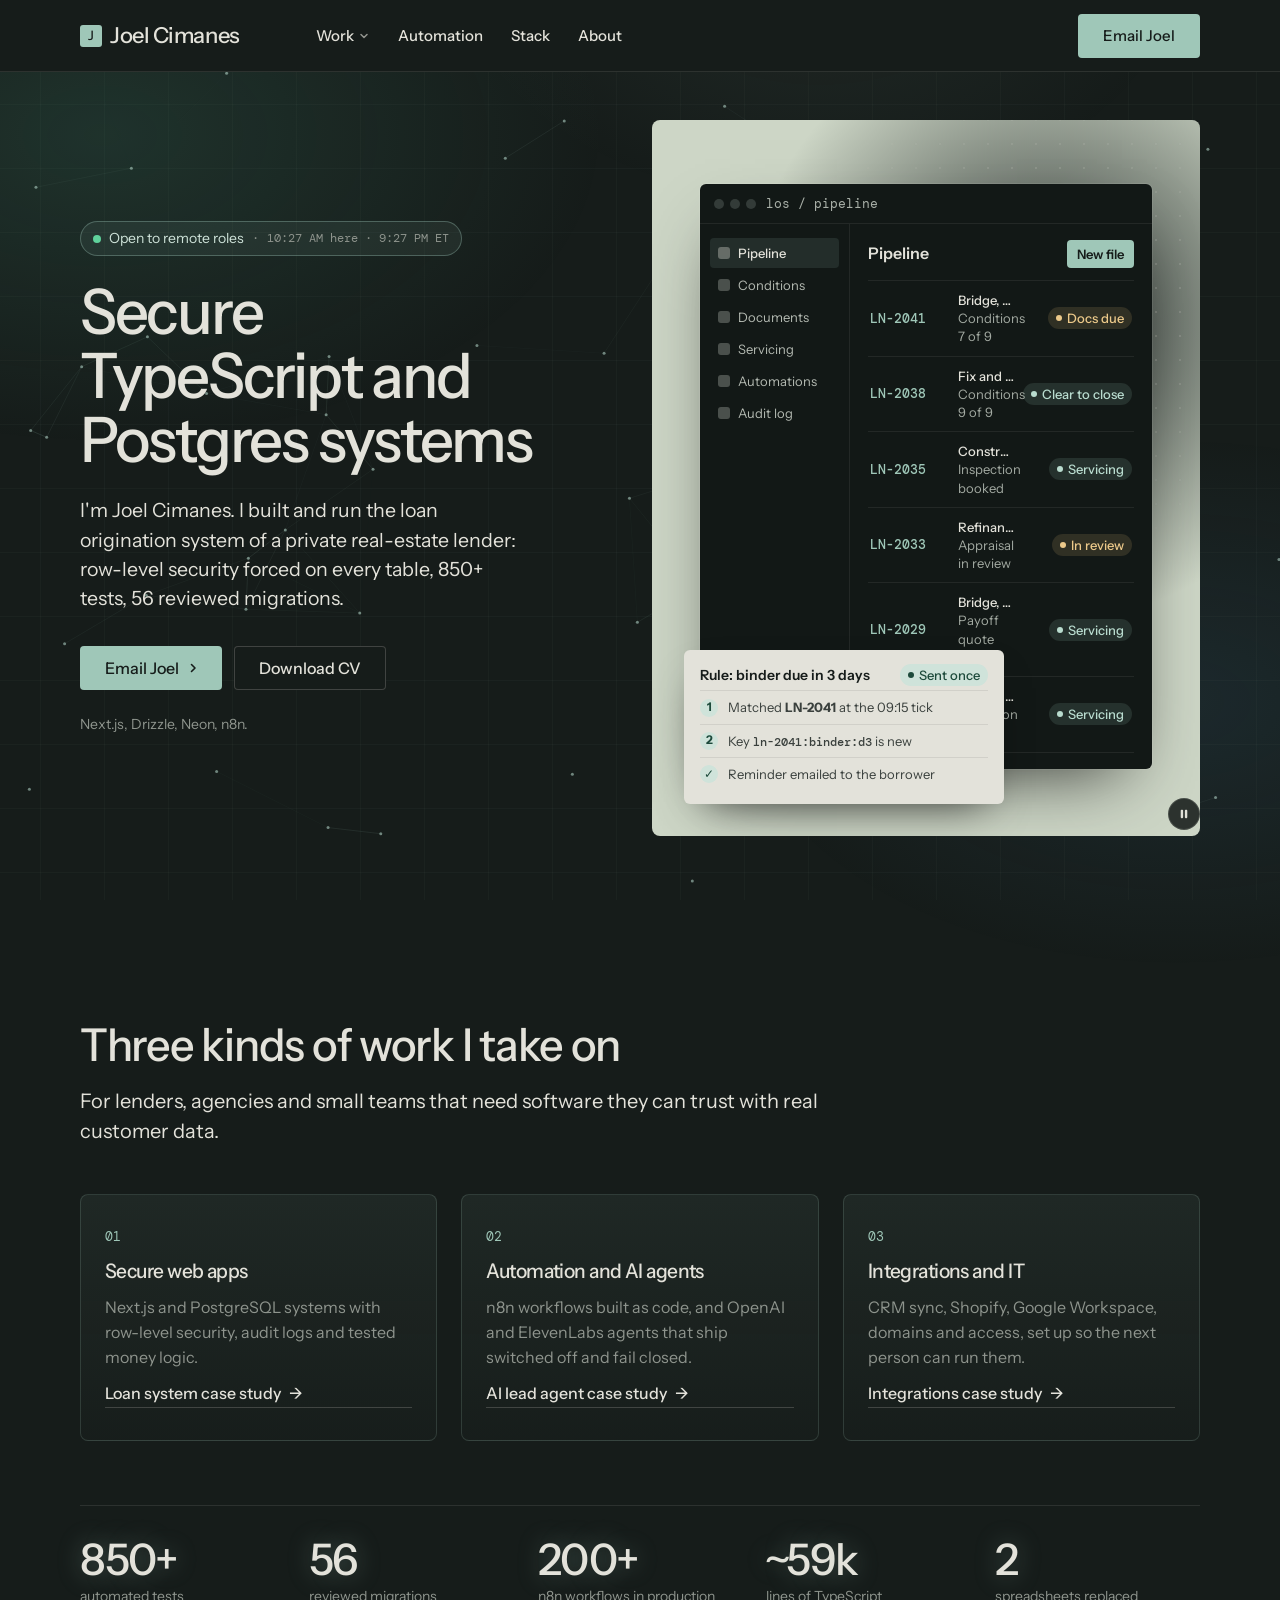
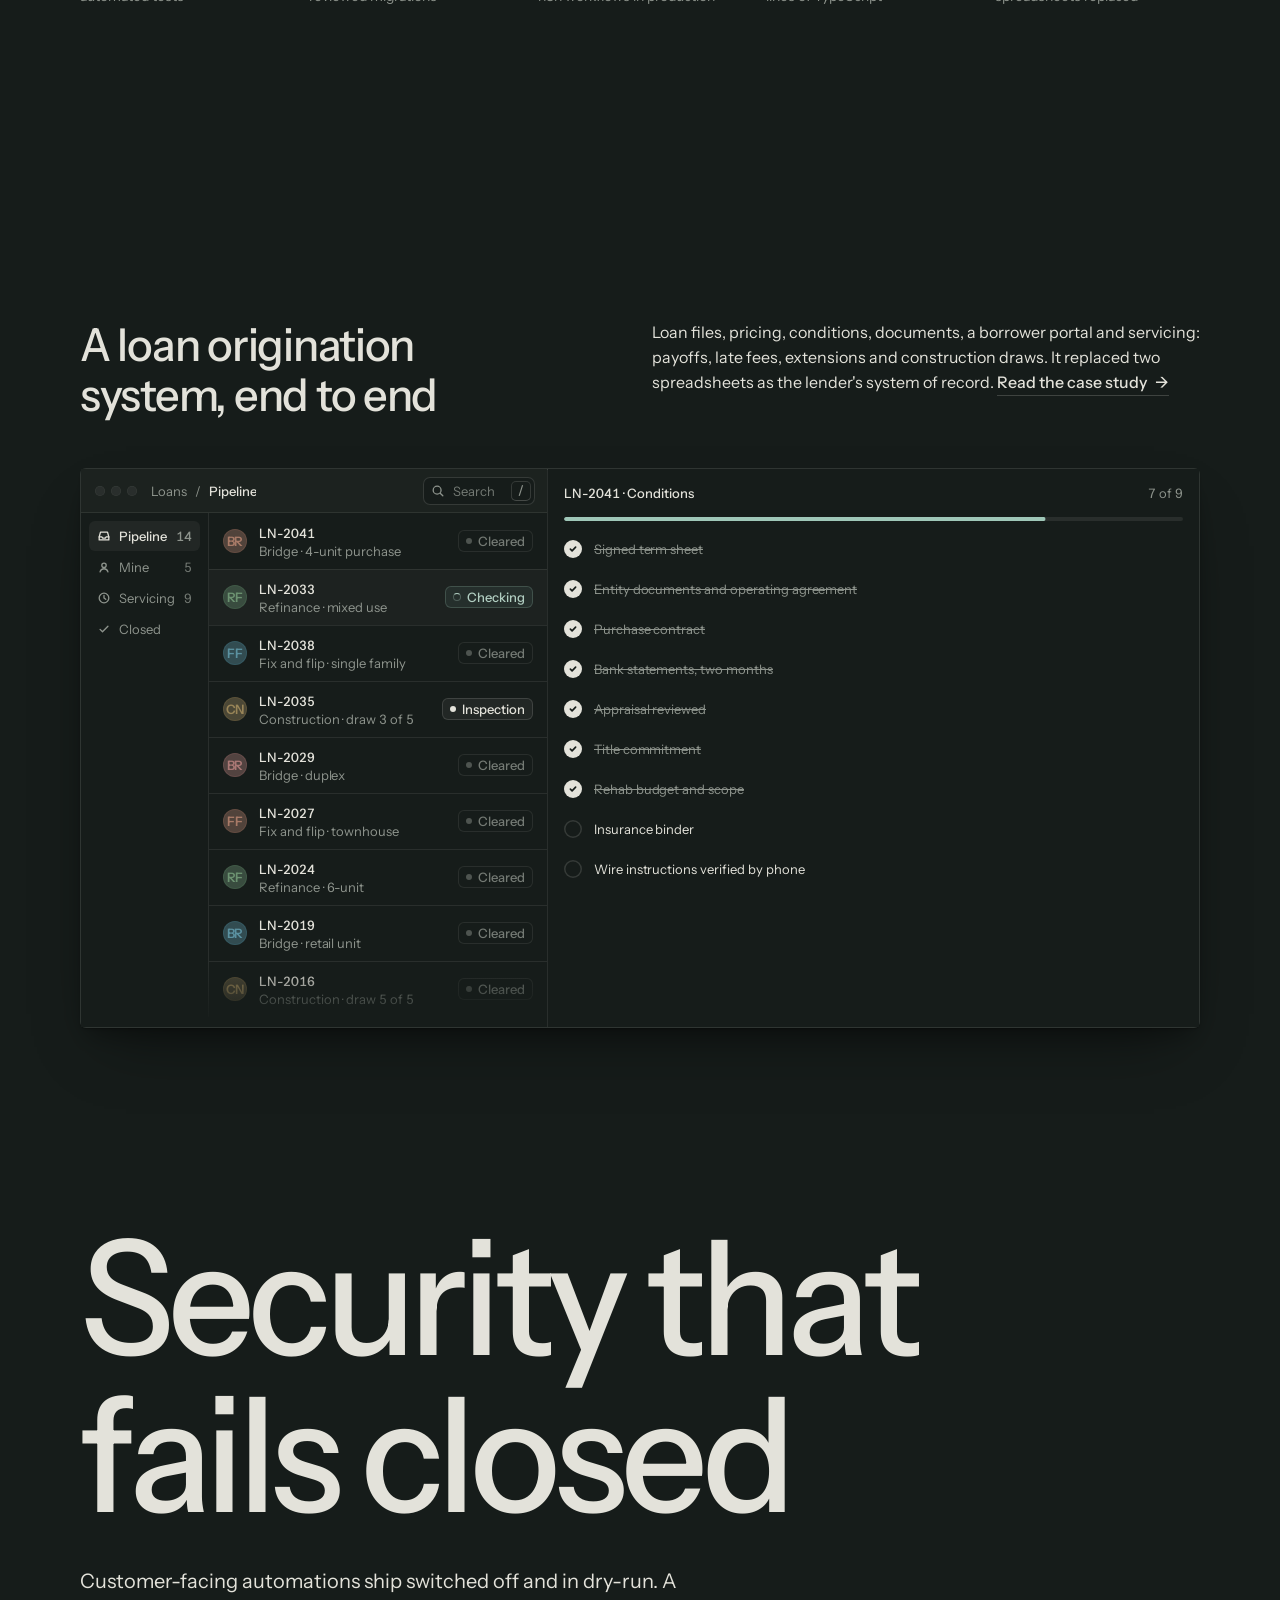
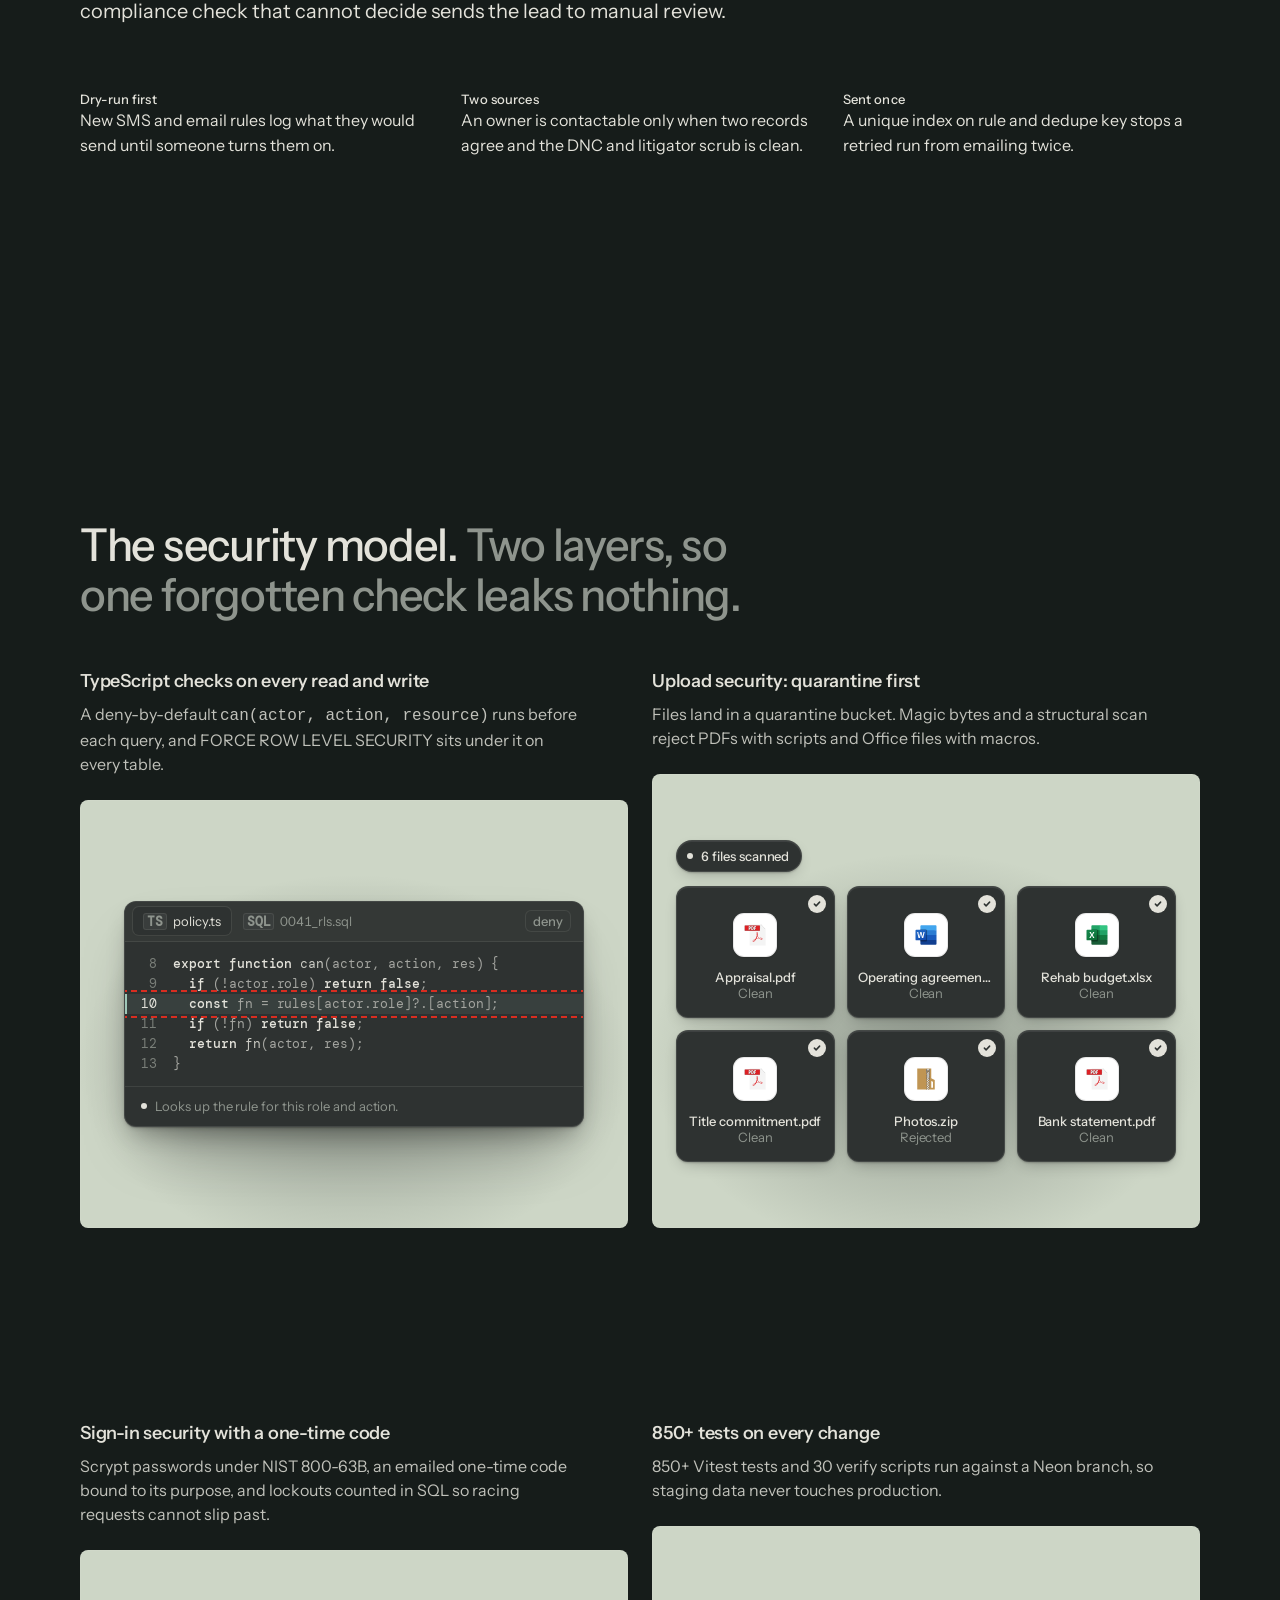
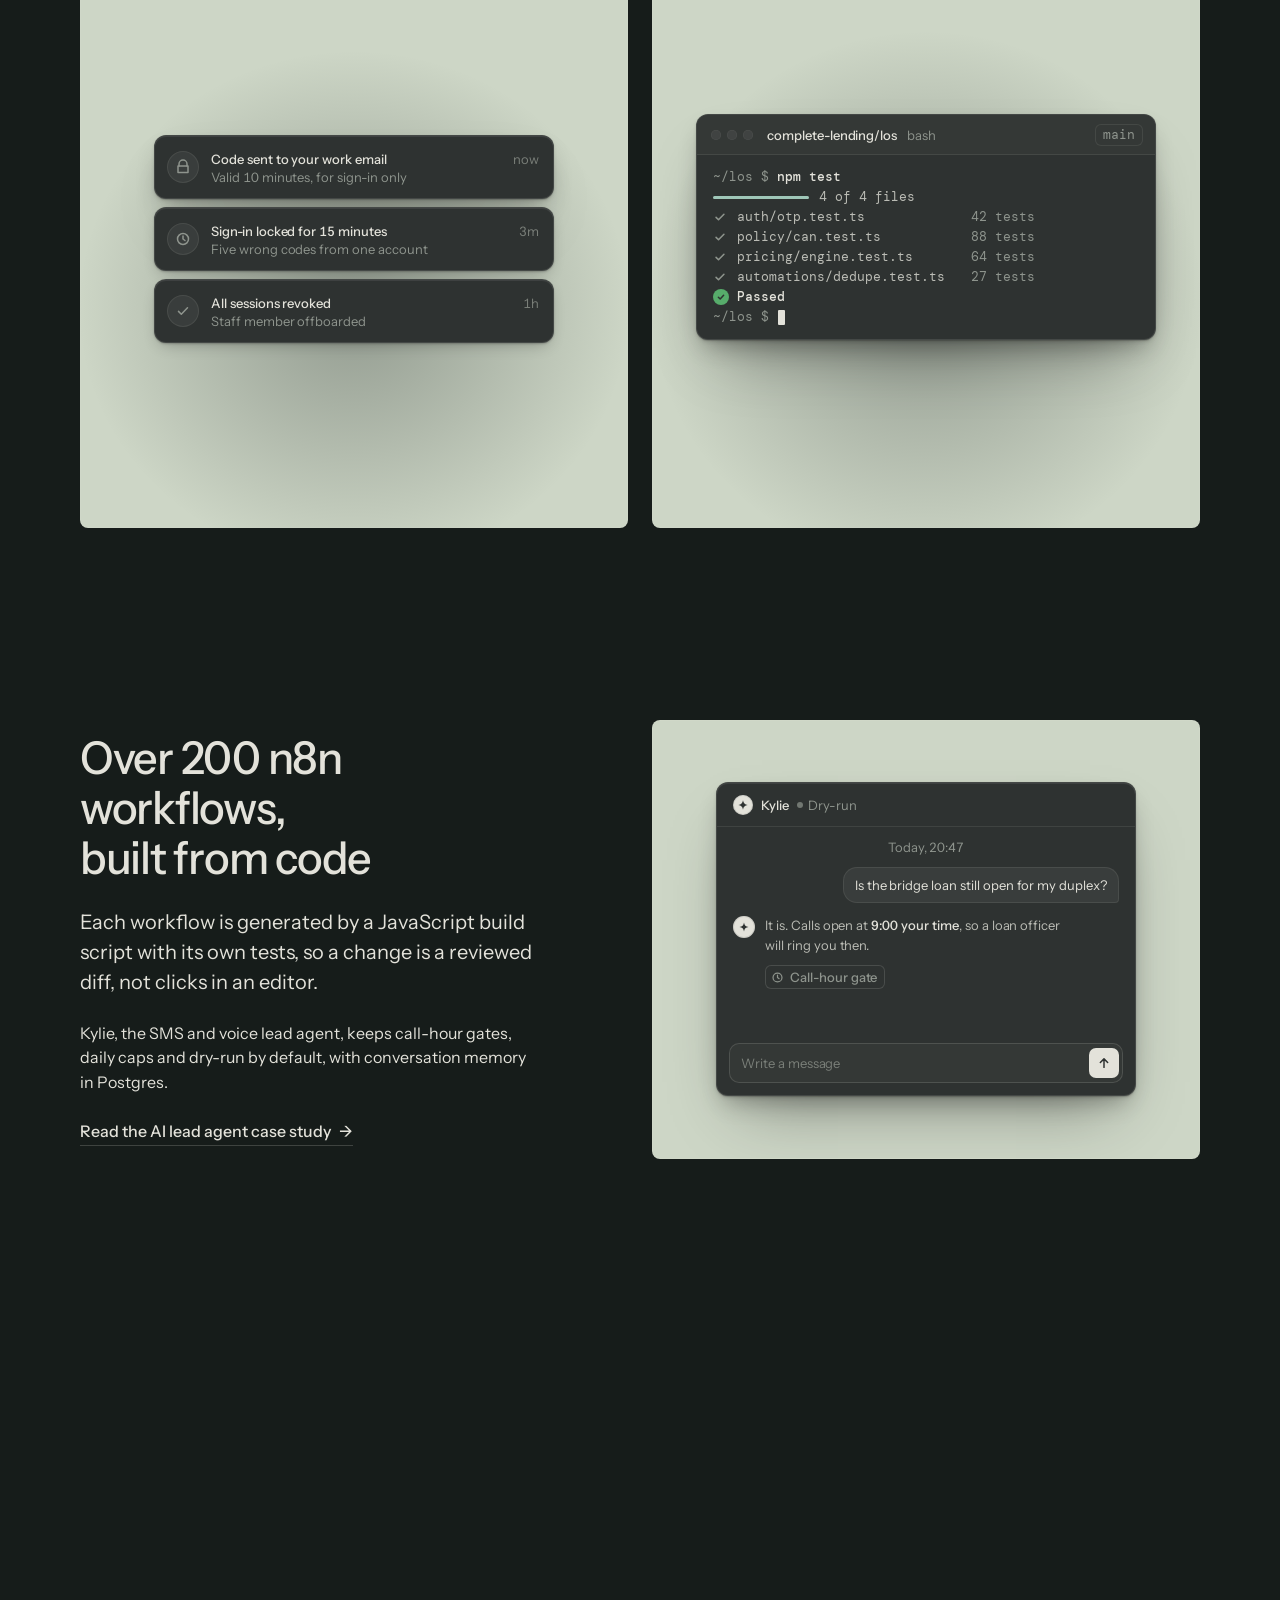
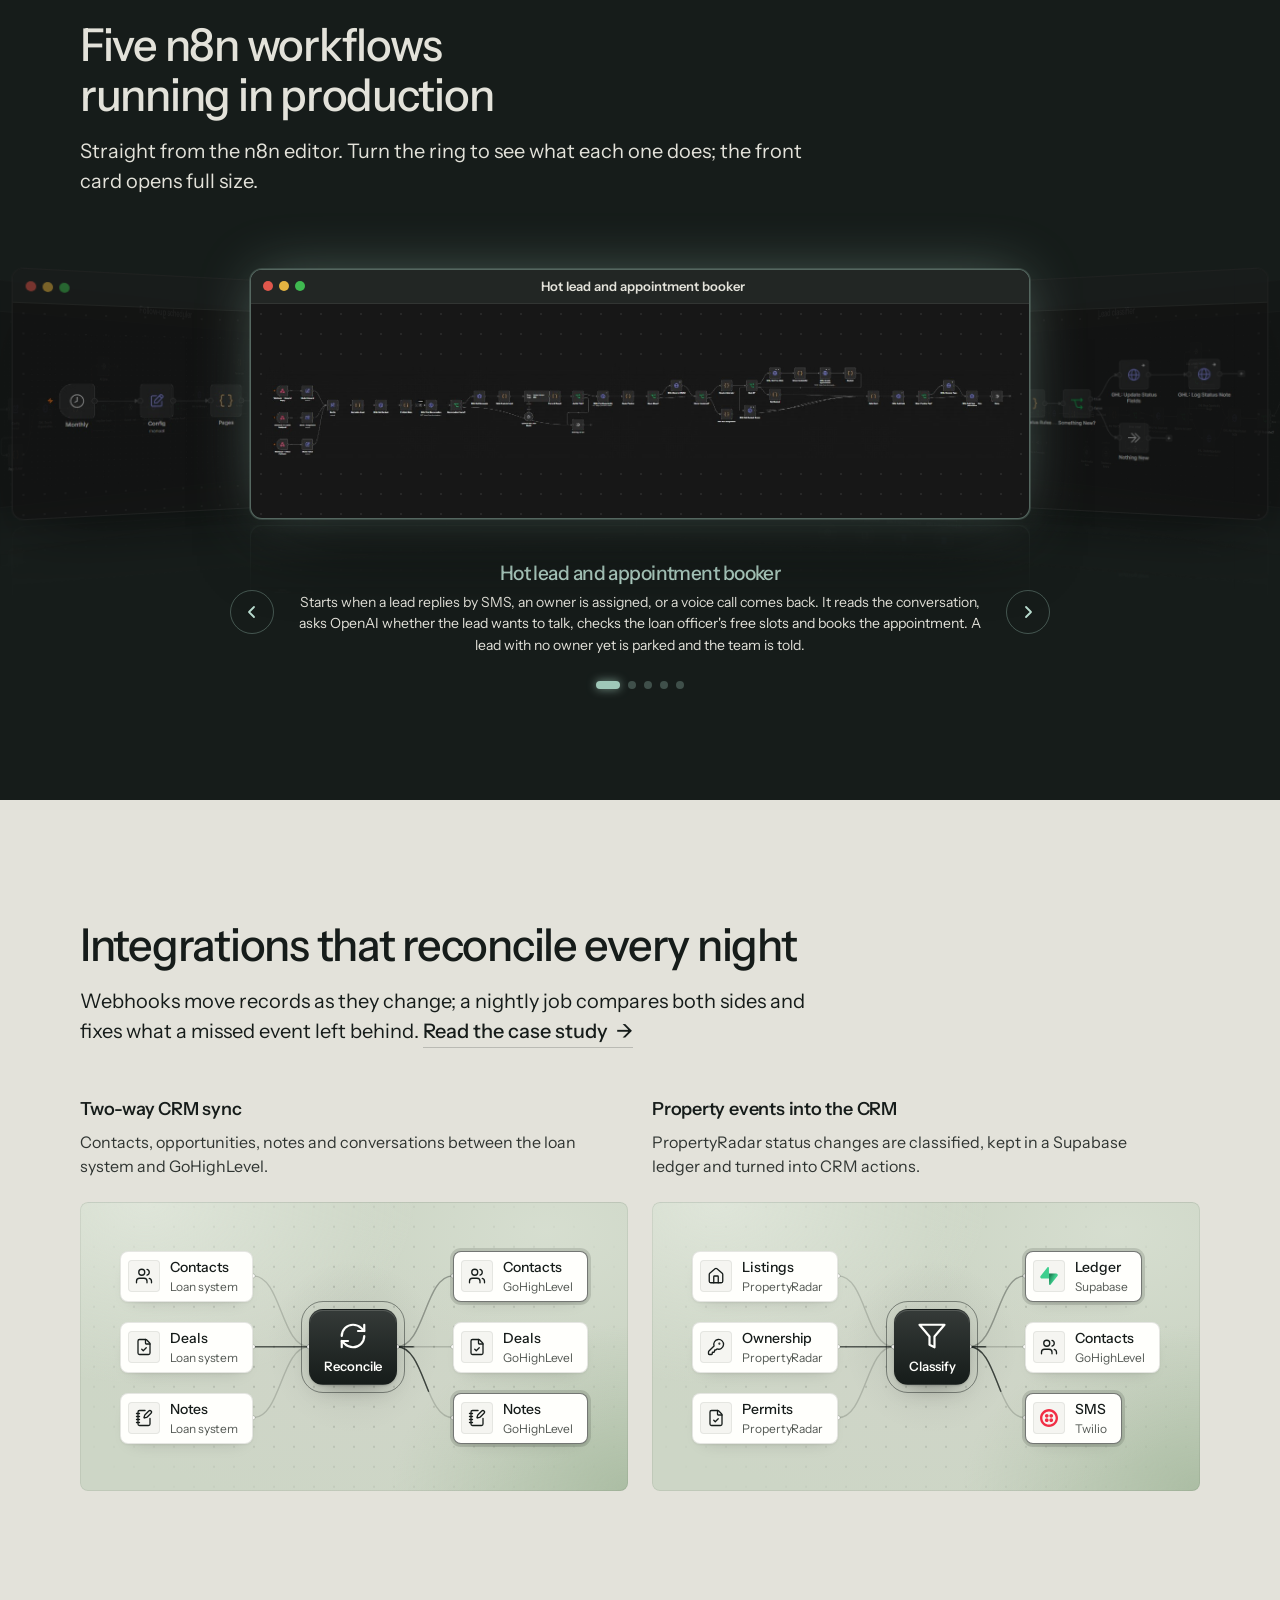
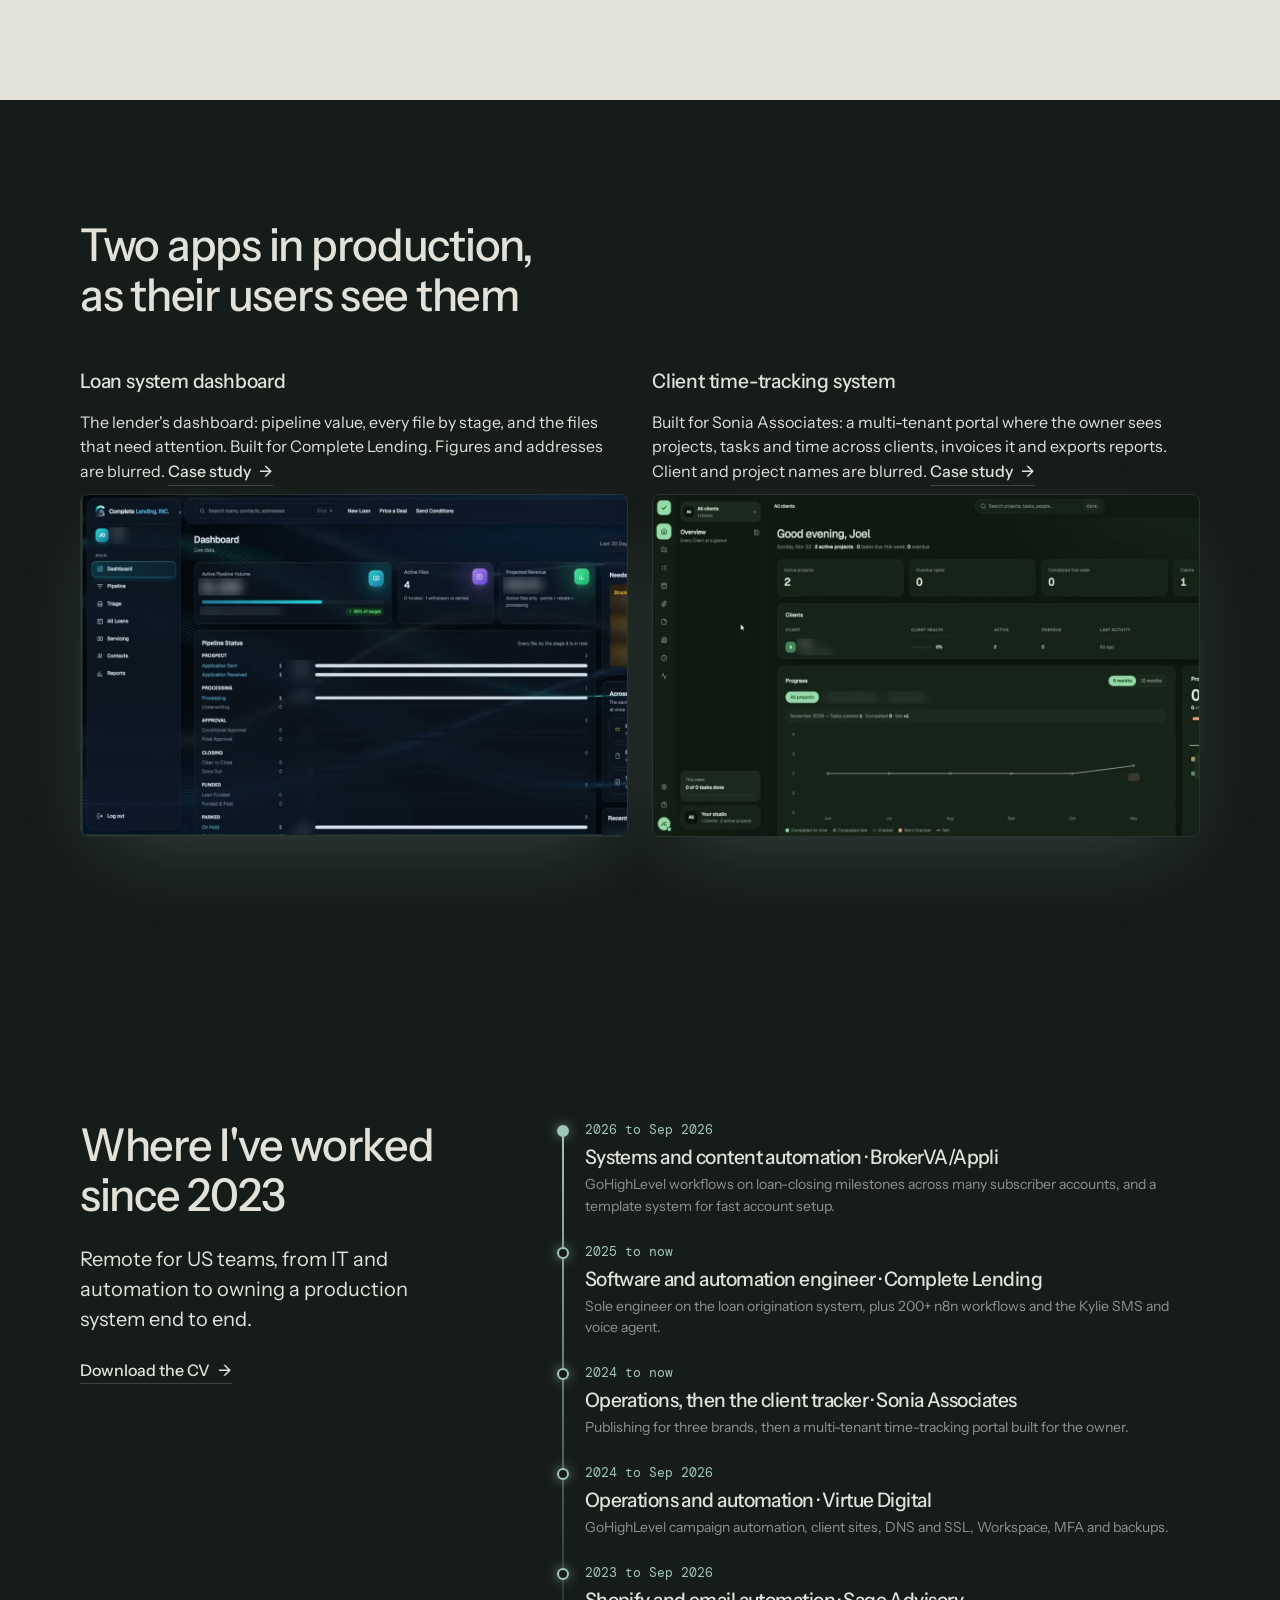
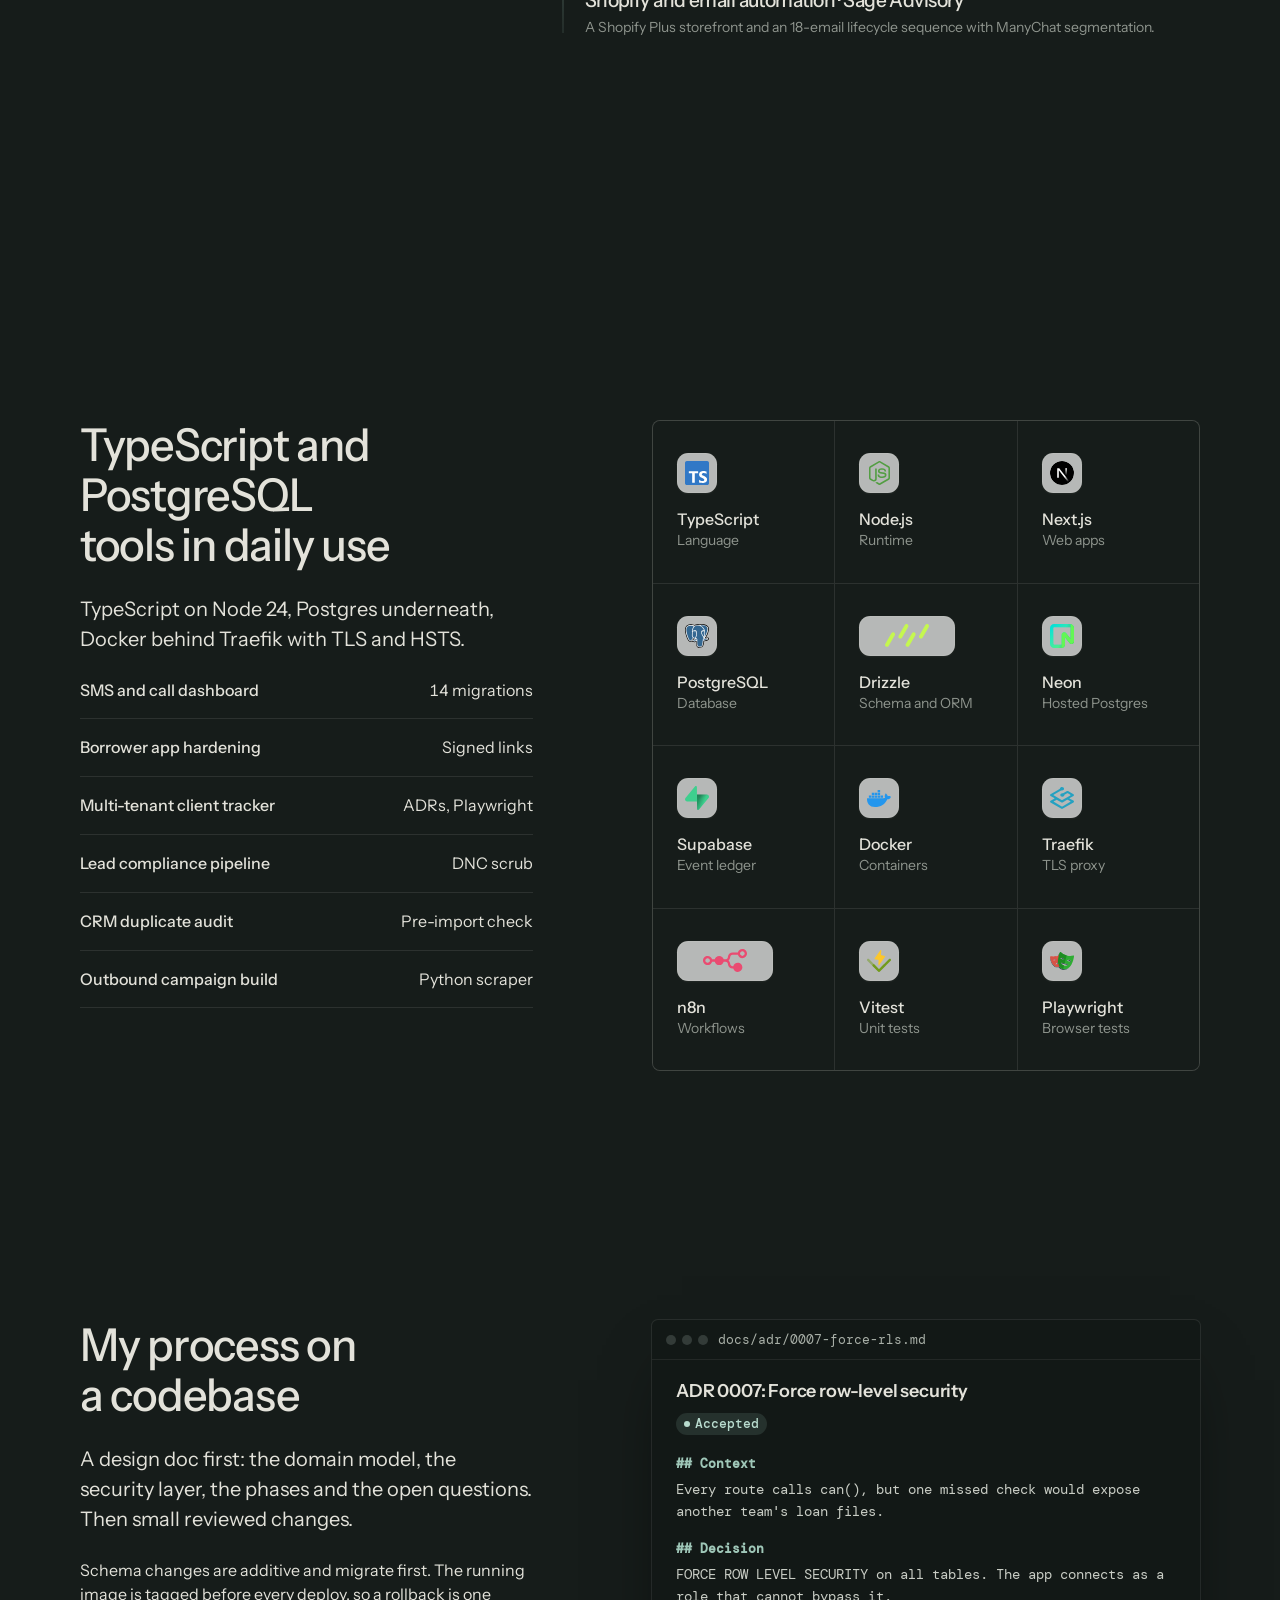
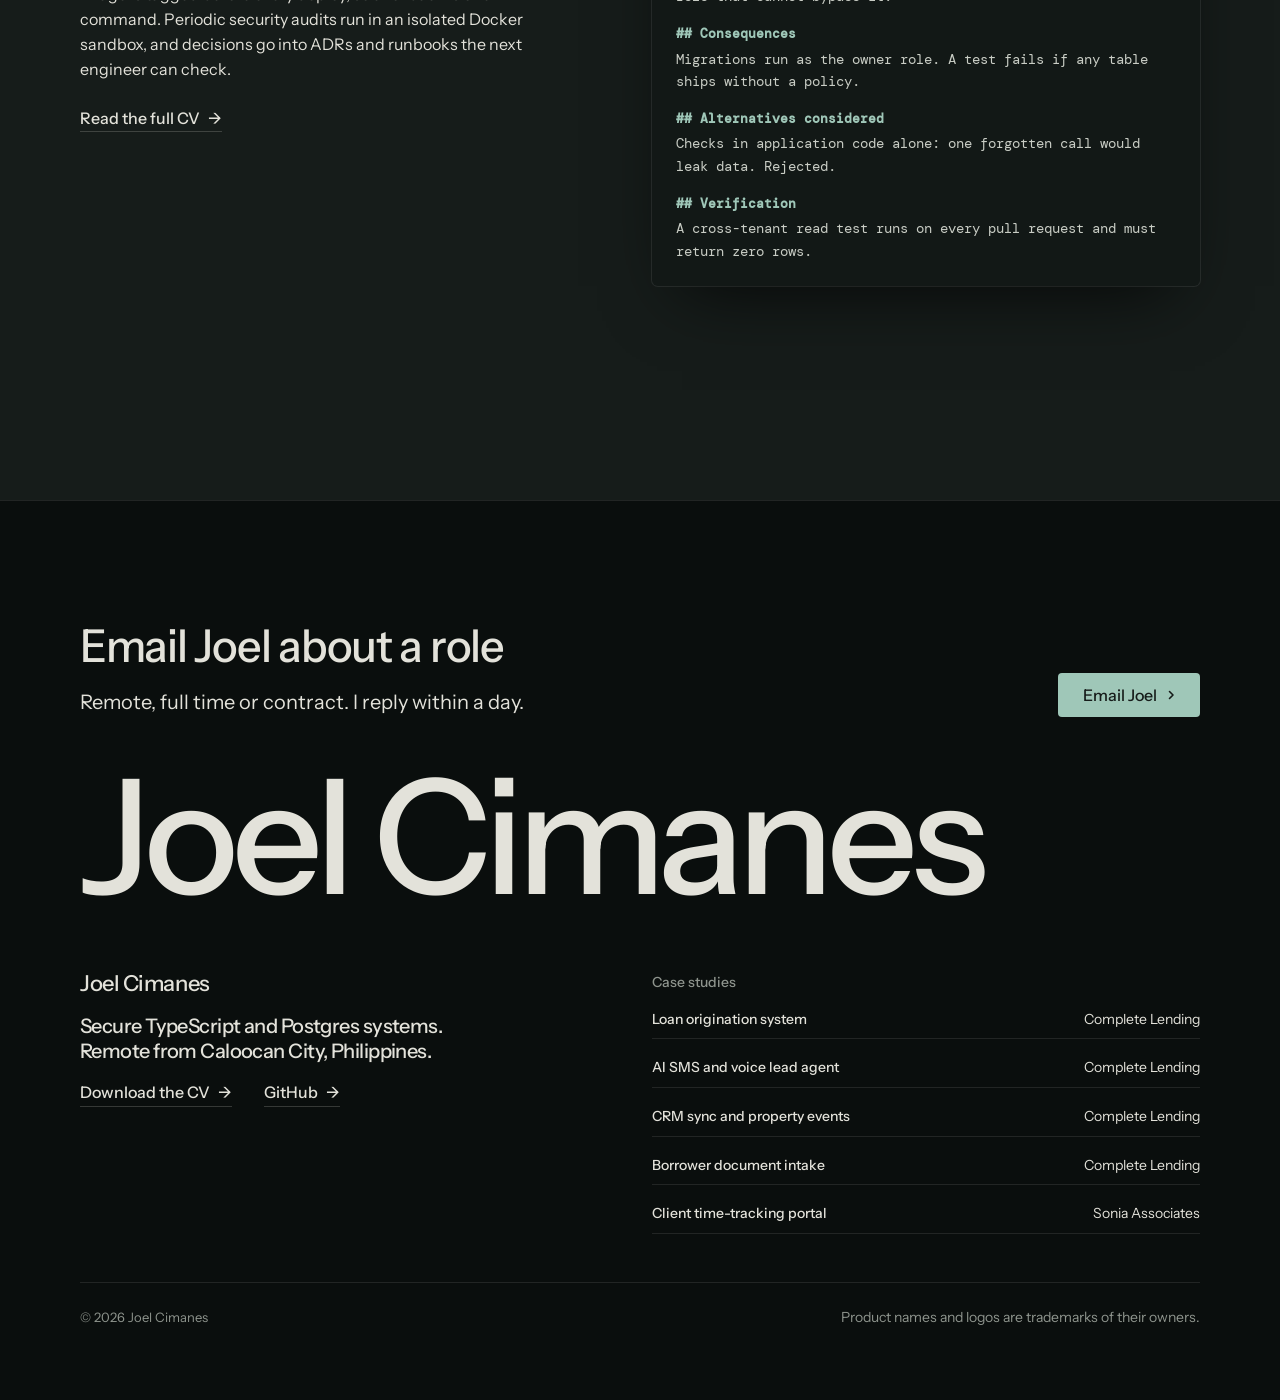
<file: index.html>
<!doctype html>
<html lang="en" data-type="software" data-radius="sharp" data-ground="sage" data-buttons="solid" data-motion>
<head>
<meta charset="utf-8">
<meta name="viewport" content="width=device-width, initial-scale=1, viewport-fit=cover">
<title>Joel Cimanes: secure TypeScript and Postgres systems</title>
<meta name="description" content="Portfolio of Joel Cimanes. A loan origination system with row-level security on every table, 850+ tests, and over 200 n8n workflows built from code.">
<meta property="og:type" content="website">
<meta property="og:title" content="Joel Cimanes: secure TypeScript and Postgres systems">
<meta property="og:description" content="A loan origination system, its security model and the automations around it.">
<meta property="og:image" content="share.jpg">
<meta name="twitter:card" content="summary_large_image">
<link rel="icon" href="favicon.svg" type="image/svg+xml">
<meta name="theme-color" content="#161c1a">
<!-- <link rel="canonical" href="https://[portfolio domain]/"> -->
<meta name="site-kind" content="software">
<meta name="page-type" content="software">
<link rel="preconnect" href="https://fonts.googleapis.com">
<link rel="preconnect" href="https://fonts.gstatic.com" crossorigin>
<link href="https://fonts.googleapis.com/css2?family=Instrument+Sans:wdth,wght@75..100,400..700&family=DM+Mono:wght@400;500&display=swap" rel="stylesheet">
<link rel="stylesheet" href="assets/system.css">
<link rel="stylesheet" href="assets/ui/cards.css">
<link rel="stylesheet" href="assets/motion/motion.css">
<link rel="stylesheet" href="assets/backgrounds/backgrounds.css">
<link rel="stylesheet" href="assets/layout/layout.css">
<link rel="stylesheet" href="assets/icons/icon.css">
<style>
:root {
  --p-bg: #161c1a; --p-surface: #1f2725; --p-ink: #e3e2da; --p-muted: #8e948d;
  --p-accent: #9fc7b8; --p-accent-ink: #161c1a; --p-action: #9fc7b8; --p-action-ink: #161c1a;
  --p-inv-bg: #e3e2da; --p-inv-surface: #d3d2cb; --p-inv-ink: #161c1a; --p-inv-muted: #555a55;
  --p-inv-accent: #161c1a; --p-inv-accent-ink: #e3e2da; --p-inv-action: #161c1a; --p-inv-action-ink: #e3e2da;
  --font-display: "Instrument Sans", system-ui, sans-serif;
  --font-text: "Instrument Sans", system-ui, sans-serif;
  --font-mono: "DM Mono", ui-monospace, "SFMono-Regular", Menlo, Consolas, monospace;
  --display-weight: 500;
  --display-tracking: -0.028em;
  --display-tracking-xl: -0.036em;
  --display-stretch: 96%;
  --ly-scale: 1.04;
}
</style>
<link rel="stylesheet" href="assets/ui/base.css">
<link rel="stylesheet" href="assets/ui/window/fragment.css">
<link rel="stylesheet" href="assets/ui/checklist/fragment.css">
<link rel="stylesheet" href="assets/ui/code/fragment.css">
<link rel="stylesheet" href="assets/ui/files/fragment.css">
<link rel="stylesheet" href="assets/ui/notify/fragment.css">
<link rel="stylesheet" href="assets/ui/terminal-run/fragment.css">
<link rel="stylesheet" href="assets/ui/chat/fragment.css">
<link rel="stylesheet" href="assets/diagrams/diagram.css">
<script>document.documentElement.classList.add('m-enter');setTimeout(()=>document.documentElement.classList.add('m-enter-done'),700)</script>
<script src="assets/backgrounds/backgrounds.js"></script>
<script src="assets/site/bg.js" defer></script>
<script>document.documentElement.classList.add('mo-js');setTimeout(()=>document.documentElement.classList.add('mo-safe'),2500)</script>
<link rel="modulepreload" href="assets/moments/moments.js">
<link rel="modulepreload" href="assets/moments/lib.js">
<link rel="modulepreload" href="assets/moments/cursor-spotlight/moment.js">
<link rel="modulepreload" href="assets/moments/letters-assemble/moment.js">
<style>
  /* hero collage: the loan pipeline window and the automation run card (page CSS inside the visual) */
  .d-win { background: #121816; color: #e3e2da; border-radius: 6px; overflow: hidden; font: 400 14px/1.4 var(--font-text);
           box-shadow: 0 0 0 1px rgb(255 255 255 / .08), 0 30px 70px -30px rgb(0 0 0 / .8); }
  .d-win__bar { display: flex; align-items: center; gap: 10px; height: 40px; padding: 0 14px; border-bottom: 1px solid rgb(255 255 255 / .07); font: 400 13px/1 var(--font-mono); color: #a9b0a8; }
  .d-win__dots { display: flex; gap: 6px; } .d-win__dots i { width: 10px; height: 10px; border-radius: 50%; background: #333b38; }
  .d-win__body { display: grid; grid-template-columns: 150px minmax(0, 1fr); min-height: 460px; }
  .d-side { padding: 14px 10px; border-right: 1px solid rgb(255 255 255 / .07); display: grid; align-content: start; gap: 2px; font-size: 13px; color: #b4bab2; }
  .d-side > span { display: flex; align-items: center; gap: 8px; height: 30px; padding: 0 8px; border-radius: 4px; }
  .d-side > span.is-on { background: rgb(159 199 184 / .12); color: #e3e2da; font-weight: 500; }
  .d-side > span i { width: 12px; height: 12px; border-radius: 3px; background: currentColor; opacity: .35; flex: none; }
  .d-main { padding: 16px 18px; padding-right: var(--ly-cut-room); display: grid; align-content: start; gap: 12px; min-width: 0; }
  .d-main__head { display: flex; align-items: center; justify-content: space-between; gap: 12px; }
  .d-main__head b { font: 600 16px/1.2 var(--font-text); }
  .d-btn { display: inline-flex; align-items: center; height: 28px; padding: 0 10px; border-radius: 4px; background: #9fc7b8; color: #161c1a; font-size: 13px; font-weight: 600; }
  .d-rows { display: grid; border-top: 1px solid rgb(255 255 255 / .07); }
  .d-row { display: grid; grid-template-columns: 76px minmax(0, 1fr) 104px; align-items: center; gap: 12px; padding: 10px 2px; border-bottom: 1px solid rgb(255 255 255 / .07); font-size: 13px; }
  .d-row code { font: 500 13px/1 var(--font-mono); color: #9fc7b8; }
  .d-row b { display: block; font-weight: 500; white-space: nowrap; overflow: hidden; text-overflow: ellipsis; }
  .d-row small { color: #a3aaa2; font-size: 13px; }
  .d-chip { justify-self: end; display: inline-flex; align-items: center; gap: 5px; height: 22px; padding: 0 8px; border-radius: 99px; font-size: 13px; font-weight: 500; background: rgb(159 199 184 / .14); color: #b9dccf; white-space: nowrap; }
  .d-chip::before { content: ""; width: 6px; height: 6px; border-radius: 50%; background: currentColor; }
  .d-chip--wait { background: rgb(230 190 120 / .14); color: #ecc98a; }
  .d-card { background: #e3e2da; color: #161c1a; border-radius: 6px; padding: 14px 16px; font: 400 14px/1.4 var(--font-text); box-shadow: 0 18px 44px -20px rgb(0 0 0 / .7); }
  .d-card__row { display: flex; align-items: center; justify-content: space-between; gap: 10px; margin-bottom: 4px; }
  .d-card__row b { font: 600 14px/1.3 var(--font-text); }
  .d-card .d-chip { background: #cfe3da; color: #1d4a3b; }
  .d-note { display: flex; align-items: center; gap: 10px; padding: 7px 0; font-size: 13px; color: #3a403d; border-top: 1px solid rgb(0 0 0 / .08); }
  .d-note i { width: 18px; height: 18px; border-radius: 50%; flex: none; display: grid; place-items: center; background: #cfe3da; color: #1d4a3b; font-style: normal; font-size: 12px; font-weight: 700; }
  .d-note code { font: 500 12px/1 var(--font-mono); }
  .hero__art > .ly-piece--note { left: var(--s-6); bottom: var(--s-6); width: 320px; z-index: 2; }
  .hero__proof { font-size: var(--t-small); color: var(--muted); }
  @media (max-width: 1023px) { .hero__art > .ly-piece--note { left: var(--s-4); bottom: var(--s-4); width: 290px; } }
  @media (max-width: 639px) { .d-win__body { grid-template-columns: minmax(0, 1fr); } .d-side { display: none; } }

  /* the app frame (sections-library.md, app-frame) */
  .app.ui { display: grid; grid-template-columns: minmax(0, 5fr) minmax(0, 7fr); margin-top: var(--s-7); background: var(--u-bg); border: 1px solid var(--u-border); border-radius: var(--u-r); box-shadow: var(--u-shadow); }
  .app > .app__pane { position: relative; min-width: 0; min-height: 0; overflow: hidden; }
  .app > .app__pane + .app__pane { border-left: 1px solid var(--u-line); }
  .app > .app__pane > .ui-panel { width: 100%; border: 0; border-radius: 0; box-shadow: none; }
  .app > .app__pane::after { content: ""; position: absolute; inset: auto 0 0 0; height: 64px; background: linear-gradient(transparent, var(--u-bg)); pointer-events: none; }
  @media (min-width: 1024px) and (max-width: 1279px) { .app.ui { grid-template-columns: minmax(0, 4fr) minmax(0, 8fr); } }
  @media (max-width: 1023px) {
    .app.ui { grid-template-columns: minmax(0, 1fr); grid-template-rows: auto minmax(0, 1fr); }
    .app > .app__pane--list { max-height: 252px; }
    .app > .app__pane--list::after { display: none; }
    .app .ui-win__side { display: none; }
    .app .ui-win__body { grid-template-columns: minmax(0, 1fr); }
    .app > .app__pane + .app__pane { border-left: 0; border-top: 1px solid var(--u-line); }
  }
  @media (max-width: 639px) {
    .app.ui { grid-template-rows: minmax(0, 1fr); }
    .app > .app__pane--list { display: none; }
    .app > .app__pane + .app__pane { border-top: 0; }
  }

  .fails { margin-top: var(--s-8); }
  /* the name across the footer: "Joel Cimanes" is about 5.6em wide, so it is set from the container's width */
  .closing__cta { container-type: inline-size; }
  .close__word { font-size: calc(100cqi / 7); line-height: 1.1; }
  /* real app screenshots, top of the page kept in view */
  .shot { margin-top: var(--s-2); border-radius: var(--r-lg); overflow: hidden; border: 1px solid var(--line); aspect-ratio: 16 / 10; }
  .shot img, .shot video { display: block; width: 100%; height: 100%; object-fit: cover; object-position: top left; transition: scale .4s ease; }
  .app-shot:hover .shot :is(img, video) { scale: 1.02; }
  .app-shot > h3 { font-family: var(--font-text); font-weight: 500; font-size: var(--t-card); line-height: 1.3; letter-spacing: -0.01em; }
  .closing__links .rows > li { padding-block: 6px; font-size: var(--t-small); }
  .closing__links .rows > li:first-child { padding-top: 0; }
  @media (max-width: 639px) { .closing__links .rows .muted { display: none; } }
  .hero__art button.loop-pause:focus-visible { outline: 2px solid #161c1a; outline-offset: 2px; box-shadow: 0 0 0 6px #e3e2da; }
  /* the spotlight moment sets its children relative; the collage pieces stay absolute */
  .hero__art.mo-cs > .ly-piece { position: absolute; }
  #statement .mo-la__sub { color: var(--ink); }
  /* the diagrams hold their still: no colour fades as they come into view */
  #integrations .dg * { transition: none !important; }
  @media (max-width: 639px) { #security .ui-code__ln { white-space: pre-wrap; } }
  /* card group and split frame heights */
  #security .panel { --p-h: 340px; }
  /* every card visual sits in the middle of its panel; the file grid three across so no tile is cut */
  #security .ui-files__grid { grid-template-columns: repeat(3, minmax(0, 1fr)); }
  @media (max-width: 639px) { #security .ui-files__grid { grid-template-columns: repeat(2, minmax(0, 1fr)); } }
  /* hero and automation: text centred on the visual's height, the hero window inset on both sides */
  .hero--collage .hero__text, #automation .grid > .stack-5 { align-self: center; }
  #automation .grid { align-items: center; }
  .hero__art { --ly-cut-room: 18px; }
  .hero__art > .ly-piece--main { left: var(--s-7); right: var(--s-7); width: auto; }
  @media (max-width: 1023px) { .hero__art > .ly-piece--main { left: var(--s-5); right: var(--s-5); } }
  @media (max-width: 639px) { .hero__art > .ly-piece--main { left: var(--s-4); right: var(--s-4); } }
  @media (max-width: 639px) { #security .panel { --p-h: 180px; } }

  /* stack: the kit's integration mosaic, three across */
  .stack-tools { grid-template-columns: repeat(3, minmax(0, 1fr)); align-self: start; }
  .stack-tools > .ic-cell { padding: var(--s-6) var(--s-5); gap: var(--s-4); }
  @media (max-width: 639px) {
    .stack-tools > .ic-cell { padding: var(--s-4) var(--s-3); gap: var(--s-2); }
    .stack-tools .ic-cell__meta, #stack .rows { display: none; }
  }

  /* about: an ADR open in the editor (page CSS inside the visual) */
  .doc { align-self: start; }
  .doc .d-win__body { display: block; min-height: 0; padding: 20px 24px 24px; font: 400 14px/1.6 var(--font-mono); color: #c9cdc5; }
  .doc h4 { font: 600 18px/1.3 var(--font-text); color: #e3e2da; margin: 0 0 6px; }
  .doc h5 { font: 600 13px/1.4 var(--font-mono); color: #9fc7b8; margin: 18px 0 4px; }
  .doc p { margin: 0; }
  .doc .d-chip { margin: 4px 0 2px; }
  .about__me { display: flex; align-items: center; gap: var(--s-3); }
  .about__me img { width: 64px; height: 64px; border-radius: 50%; object-fit: cover; }
  /* workflows: a 3D ring of n8n canvases; the front card faces you, the others turn away (assets/site/bg.js) */
  .wf3d { display: grid; gap: var(--s-4); }
  .wf3d__stage { position: relative; height: 300px; perspective: 1400px; transform-style: preserve-3d; touch-action: pan-y; user-select: none;
    background: radial-gradient(50% 60% at 50% 50%, rgb(159 199 184 / .10), transparent 70%); }
  .wf3d__card { --o: 0; --ao: 0; position: absolute; left: 50%; top: 50%; width: min(780px, 80vw); margin: 0; display: grid; grid-template-rows: auto 1fr;
    height: 250px; border-radius: 12px; overflow: hidden; background: #171717; border: 1px solid rgb(255 255 255 / .1); color: #e3e2da; text-decoration: none;
    transform: translate(-50%, -50%) translateX(calc(var(--o) * 40%)) translateZ(calc(var(--ao) * -220px)) rotateY(calc(var(--o) * -38deg));
    z-index: calc(10 - var(--ao)); opacity: calc(1 - var(--ao) * .3); filter: brightness(calc(1 - var(--ao) * .28));
    transition: transform .7s cubic-bezier(.2, .8, .2, 1), opacity .7s, filter .7s, box-shadow .7s; cursor: pointer;
    box-shadow: 0 30px 60px -30px rgb(0 0 0 / .8); -webkit-box-reflect: below 6px linear-gradient(transparent 70%, rgb(255 255 255 / .12)); }
  .wf3d__card.is-on { border-color: rgb(159 199 184 / .45); box-shadow: 0 0 0 1px rgb(159 199 184 / .2), 0 0 60px -10px rgb(159 199 184 / .45), 0 40px 80px -30px rgb(0 0 0 / .9); cursor: zoom-in; }
  .wf3d__card:focus-visible { outline: 2px solid #9fc7b8; outline-offset: 3px; }
  .wf3d__bar { display: flex; align-items: center; gap: 6px; height: 34px; padding: 0 12px; background: #222624; border-bottom: 1px solid rgb(255 255 255 / .07); font-size: 13px; }
  .wf3d__bar i { width: 10px; height: 10px; border-radius: 50%; background: #e0574c; }
  .wf3d__bar i:nth-child(2) { background: #e3b341; } .wf3d__bar i:nth-child(3) { background: #3fb950; }
  .wf3d__bar b { flex: 1; text-align: center; font-weight: 600; margin-right: 42px; }
  .wf3d__canvas { display: grid; place-items: center; padding: 14px; min-height: 0; background: radial-gradient(rgb(255 255 255 / .07) 1px, transparent 1px) 0 0 / 20px 20px; }
  .wf3d__canvas img { max-width: 100%; max-height: 100%; width: auto; height: auto; object-fit: contain; pointer-events: none; }
  .wf3d__info { display: grid; grid-template-columns: auto minmax(0, 1fr) auto; align-items: center; gap: var(--s-4); max-width: 820px; width: 100%; margin-inline: auto; }
  .wf3d__copy { text-align: center; min-height: 6.6em; }
  .wf3d__name { font-family: var(--font-text); font-weight: 500; font-size: var(--t-card); line-height: 1.3; margin: 0 0 6px; color: #b9dccf; }
  .wf3d__text { margin: 0; font-size: var(--t-small); line-height: 1.55; }
  .wf3d__arrow { all: unset; box-sizing: border-box; width: 44px; height: 44px; display: grid; place-items: center; border-radius: 50%; cursor: pointer;
    border: 1px solid rgb(159 199 184 / .35); color: #b9dccf; transition: background .2s, box-shadow .2s, transform .1s; }
  .wf3d__arrow:hover { background: rgb(159 199 184 / .12); box-shadow: 0 0 20px -4px rgb(159 199 184 / .6); }
  .wf3d__arrow:active { transform: scale(.94); }
  .wf3d__arrow:focus-visible, .wf3d__dot:focus-visible { outline: 2px solid #9fc7b8; outline-offset: 2px; }
  .wf3d__arrow svg { width: 16px; height: 16px; fill: none; stroke: currentColor; stroke-width: 1.8; stroke-linecap: round; stroke-linejoin: round; }
  .wf3d__dots { display: flex; justify-content: center; gap: 8px; }
  .wf3d__dot { all: unset; width: 8px; height: 8px; border-radius: 99px; background: rgb(159 199 184 / .3); cursor: pointer; transition: width .3s, background .3s; }
  .wf3d__dot[aria-current="true"] { width: 24px; background: #9fc7b8; box-shadow: 0 0 10px rgb(159 199 184 / .7); }
  @media (max-width: 639px) {
    .wf3d__stage { height: 230px; }
    .wf3d__card { height: 200px; transform: translate(-50%, -50%) translateX(calc(var(--o) * 30%)) translateZ(calc(var(--ao) * -200px)) rotateY(calc(var(--o) * -45deg)); }
    .wf3d__info { gap: var(--s-2); }
  }
  @media (prefers-reduced-motion: reduce) { .wf3d__card { transition: none; } }

  /* availability pill with live clocks (assets/site/bg.js fills data-clock) */
  .avail { display: flex; width: fit-content; max-width: 100%; align-items: center; flex-wrap: wrap; gap: 4px 8px; white-space: nowrap; margin: 0 0 var(--s-4); padding: 6px 12px; border-radius: 99px; font-size: var(--t-small);
    border: 1px solid rgb(159 199 184 / .35); background: rgb(159 199 184 / .08); color: #cfe3da; }
  .avail__dot { width: 8px; height: 8px; border-radius: 50%; background: #5fd19b; box-shadow: 0 0 0 0 rgb(95 209 155 / .6); animation: avail 2s ease-out infinite; }
  .avail__clock { color: var(--muted); font-family: var(--font-mono); font-size: 12px; }
  .avail__clock::before { content: "·"; margin-right: 8px; color: var(--muted); }
  @keyframes avail { to { box-shadow: 0 0 0 8px rgb(95 209 155 / 0); } }
  @media (prefers-reduced-motion: reduce) { .avail__dot { animation: none; } }
  /* services: three numbered columns, then the real numbers */
  .svc__item { display: grid; align-content: start; gap: var(--s-3); padding: var(--s-6) var(--s-5); border-radius: var(--r-lg); border: 1px solid rgb(159 199 184 / .18);
    background: linear-gradient(180deg, rgb(159 199 184 / .07), rgb(159 199 184 / .01)); transition: border-color .3s, box-shadow .3s, translate .3s; }
  .svc__item:hover { border-color: rgb(159 199 184 / .45); box-shadow: 0 0 40px -12px rgb(159 199 184 / .45); translate: 0 -2px; }
  .svc__no { font-family: var(--font-mono); font-size: 13px; color: #9fc7b8; }
  .svc__item h3 { margin: 0; font-family: var(--font-text); font-weight: 500; font-size: var(--t-card); }
  .svc__item p { margin: 0; color: var(--muted); }
  .nums { list-style: none; margin: var(--s-8) 0 0; padding: var(--s-6) 0 0; border-top: 1px solid var(--line); display: grid; grid-template-columns: repeat(5, minmax(0, 1fr)); gap: var(--gutter); }
  .nums li { display: grid; gap: 4px; }
  .nums b { font-family: var(--font-display); font-weight: 500; font-size: clamp(32px, 3.4vw, 52px); line-height: 1; letter-spacing: -0.03em; color: #e3e2da; text-shadow: 0 0 24px rgb(159 199 184 / .35); }
  .nums span:not([data-count]) { color: var(--muted); font-size: var(--t-small); }
  @media (max-width: 1023px) { .nums { grid-template-columns: repeat(3, minmax(0, 1fr)); row-gap: var(--s-5); } }
  @media (max-width: 639px) { .svc__item { padding: var(--s-4); } .svc__item p { display: none; } .nums { grid-template-columns: repeat(2, minmax(0, 1fr)); margin-top: var(--s-5); padding-top: var(--s-4); } .nums b { font-size: 30px; } }
  .foot-links { display: flex; flex-wrap: wrap; gap: var(--s-3) var(--s-6); }
  /* experience timeline */
  .tl { list-style: none; margin: 0; padding: 0 0 0 28px; position: relative; display: grid; gap: var(--s-5); }
  .tl::before { content: ""; position: absolute; left: 5px; top: 6px; bottom: 6px; width: 2px; background: linear-gradient(#9fc7b8, rgb(159 199 184 / .1)); }
  .tl li { position: relative; display: grid; gap: 4px; }
  .tl li::before { content: ""; position: absolute; left: -28px; top: 5px; width: 12px; height: 12px; border-radius: 50%; background: #161c1a; border: 2px solid #9fc7b8; box-shadow: 0 0 12px rgb(159 199 184 / .6); }
  .tl li:first-child::before { background: #9fc7b8; }
  .tl__when { font-family: var(--font-mono); font-size: 13px; color: #9fc7b8; }
  .tl h3 { margin: 0; font-family: var(--font-text); font-weight: 500; font-size: var(--t-card); line-height: 1.3; }
  .tl p { margin: 0; color: var(--muted); font-size: var(--t-small); }
  @media (max-width: 639px) { .tl { gap: var(--s-3); } .tl p { display: none; } }
  /* the futuristic ground: a slow aurora behind the node network (assets/site/bg.js) */
  .bg-net { position: fixed; inset: 0; width: 100%; height: 100%; z-index: -1; pointer-events: none; }
  body::before { content: ""; position: fixed; inset: -20%; z-index: -2; pointer-events: none;
    background: radial-gradient(40% 35% at 20% 25%, rgb(80 170 140 / .16), transparent 70%),
                radial-gradient(35% 30% at 80% 70%, rgb(70 130 170 / .13), transparent 70%),
                radial-gradient(30% 30% at 60% 10%, rgb(159 199 184 / .08), transparent 70%);
    animation: aurora 28s ease-in-out infinite alternate; }
  @keyframes aurora { to { transform: translate3d(6%, -4%, 0) rotate(8deg) scale(1.08); } }
  @media (prefers-reduced-motion: reduce) { body::before { animation: none; } }
  .btn--primary:hover { box-shadow: 0 0 0 1px rgb(159 199 184 / .5), 0 0 28px -4px rgb(159 199 184 / .6); }
  .shot { box-shadow: 0 30px 80px -30px rgb(159 199 184 / .25); }
</style>
</head>
<body>
<!-- type: software (a developer's portfolio: the "product" is the work, shown as its real screens)
     deal: hero collage, nav-mega, close-word, footer-dark, rhythm dark-band, buttons solid, mark initial, ground sage,
           palette green-black-bone (over the dealt first pick: the brief asks for dark and futuristic), type instrument, radius sharp
     effect: grain-gradient in the one [data-visual] frame (#automation)
     moments: cursor-spotlight (hero frame), letters-assemble (#statement) -->

<header class="nav">
  <div class="wrap nav__bar">
    <a class="skip-link" href="#top">Skip to content</a>
    <a class="nav__logo" href="#top"><span class="mark mark--initial" aria-hidden="true">J</span>Joel Cimanes</a>
    <nav class="nav__links" aria-label="Main">
      <div class="nav__item">
        <a class="nav__link" href="#los">Work <svg class="chev" viewBox="0 0 12 12" aria-hidden="true"><path d="M3 4.5l3 3 3-3" fill="none" stroke="currentColor" stroke-width="1.5" stroke-linecap="round" stroke-linejoin="round"/></svg></a>
        <div class="nav__menu">
          <div class="wrap grid">
            <div class="menu-col span-3">
              <p class="t-label">Loan system</p>
              <a href="#los">Loan pipeline<span>Files, conditions, documents</span></a>
              <a href="#security">Security model<span>Policy layer and RLS</span></a>
              <a href="work/loan-system.html">Case study<span>Problem, build, results</span></a>
            </div>
            <div class="menu-col span-3">
              <p class="t-label">Automation</p>
              <a href="#workflows">n8n workflows<span>Five in production</span></a>
              <a href="#integrations">Integrations<span>CRM sync, lead events</span></a>
            </div>
            <a class="menu-card span-3 start-10" href="#security">
              <div class="panel"><div class="stage stage--fade-br"><div class="at-corner" style="--ax:24px;--ay:24px">
                <div class="ui ui-panel ui-checks" data-ui="checklist">
                  <div class="ui-checks__head"><div class="ui-title">Sign-in</div><span class="ui-spacer"></span><div class="ui-meta" data-checks-count>3 of 3</div></div>
                  <ul class="ui-checks__list">
                    <li class="ui-check is-done"><span class="ui-check__box"><svg viewBox="0 0 16 16"><path d="m4.5 8.2 2.3 2.3 4.7-5"/></svg></span><span class="ui-check__label">Password, scrypt</span></li>
                    <li class="ui-check is-done"><span class="ui-check__box"><svg viewBox="0 0 16 16"><path d="m4.5 8.2 2.3 2.3 4.7-5"/></svg></span><span class="ui-check__label">Emailed one-time code</span></li>
                  </ul>
                </div>
              </div></div></div>
              <span class="t-card">Sign-in with a code</span>
              <span class="t-small muted">Scrypt, OTP, revocable sessions</span>
            </a>
          </div>
        </div>
      </div>
      <div class="nav__item"><a class="nav__link" href="#automation">Automation</a></div>
      <div class="nav__item"><a class="nav__link" href="#stack">Stack</a></div>
      <div class="nav__item"><a class="nav__link" href="#about">About</a></div>
    </nav>
    <div class="nav__actions">
      <a class="btn btn--primary" href="mailto:cimanesj0@gmail.com">Email Joel</a>
    </div>
    <button class="nav__toggle" type="button" aria-expanded="false" aria-label="Menu">
      <svg width="18" height="18" viewBox="0 0 18 18" aria-hidden="true"><path d="M2 5h14M2 13h14" stroke="currentColor" stroke-width="1.6" stroke-linecap="round"/></svg>
    </button>
  </div>
</header>

<main id="top">
  <section class="hero hero--collage" data-enter aria-labelledby="hero-h">
    <div class="wrap"><div class="hero-text grid hero__grid">
      <div class="hero__text span-5">
        <p class="avail"><span class="avail__dot" aria-hidden="true"></span>Open to remote roles<span class="avail__clock" data-clock hidden></span></p>
        <h1 id="hero-h">Secure TypeScript and Postgres systems</h1>
        <p class="hero__lead">I'm Joel Cimanes. I built and run the loan origination system of a private real-estate lender: row-level security forced on every table, 850+ tests, 56 reviewed migrations.</p>
        <div class="btn-row"><a class="btn btn--primary" href="mailto:cimanesj0@gmail.com">Email Joel<svg class="m-arrow" viewBox="0 0 12 12" aria-hidden="true"><path class="m-arrow__stem" d="M1 6h8"/><path class="m-arrow__head" d="M4.5 2.5 8 6l-3.5 3.5"/></svg></a><a class="btn btn--secondary" href="assets/joel-cimanes-cv.pdf" download>Download CV</a></div>
        <p class="hero__proof">Next.js, Drizzle, Neon, n8n.</p>
      </div>
      <div class="hero__art span-6 start-7" data-moment="cursor-spotlight" data-moment-opts='{"rest": [0.72, 0.28], "radius": 420}' role="img" aria-label="The loan pipeline with three files, and an automation run that sends one reminder email once">
        <div class="ly-piece ly-piece--main d-win" aria-hidden="true">
          <div class="d-win__bar"><span class="d-win__dots"><i></i><i></i><i></i></span><span>los / pipeline</span></div>
          <div class="d-win__body">
            <div class="d-side">
              <span class="is-on"><i></i>Pipeline</span><span><i></i>Conditions</span><span><i></i>Documents</span><span><i></i>Servicing</span><span><i></i>Automations</span><span><i></i>Audit log</span>
            </div>
            <div class="d-main">
              <div class="d-main__head"><b>Pipeline</b><span class="d-btn">New file</span></div>
              <div class="d-rows">
                <div class="d-row"><code>LN-2041</code><div><b>Bridge, 4-unit purchase</b><small>Conditions 7 of 9</small></div><span class="d-chip d-chip--wait">Docs due</span></div>
                <div class="d-row"><code>LN-2038</code><div><b>Fix and flip, single family</b><small>Conditions 9 of 9</small></div><span class="d-chip">Clear to close</span></div>
                <div class="d-row"><code>LN-2035</code><div><b>Construction, draw 3 of 5</b><small>Inspection booked</small></div><span class="d-chip">Servicing</span></div>
                <div class="d-row"><code>LN-2033</code><div><b>Refinance, mixed use</b><small>Appraisal in review</small></div><span class="d-chip d-chip--wait">In review</span></div>
                <div class="d-row"><code>LN-2029</code><div><b>Bridge, duplex</b><small>Payoff quote sent</small></div><span class="d-chip">Servicing</span></div>
                <div class="d-row"><code>LN-2027</code><div><b>Fix and flip, townhouse</b><small>Extension signed</small></div><span class="d-chip">Servicing</span></div>
              </div>
            </div>
          </div>
        </div>
        <div class="ly-piece ly-piece--note d-card" aria-hidden="true" data-ly-steps="700">
          <div class="d-card__row"><b>Rule: binder due in 3 days</b><span class="d-chip" data-step data-step-at="4">Sent once</span></div>
          <div class="d-note" data-step><i>1</i><span>Matched <b>LN-2041</b> at the 09:15 tick</span></div>
          <div class="d-note" data-step><i>2</i><span>Key <code>ln-2041:binder:d3</code> is new</span></div>
          <div class="d-note" data-step><i>✓</i><span>Reminder emailed to the borrower</span></div>
        </div>
      </div>
    </div></div>
  </section>

  <section class="section" id="services" aria-labelledby="services-h">
    <div class="wrap">
      <div class="section-head">
        <h2 id="services-h">Three kinds of work I take on</h2>
        <p>For lenders, agencies and small teams that need software they can trust with real customer data.</p>
      </div>
      <div class="grid svc">
        <article class="svc__item span-4"><span class="svc__no">01</span><h3>Secure web apps</h3><p>Next.js and PostgreSQL systems with row-level security, audit logs and tested money logic.</p><a class="link" href="work/loan-system.html">Loan system case study</a></article>
        <article class="svc__item span-4"><span class="svc__no">02</span><h3>Automation and AI agents</h3><p>n8n workflows built as code, and OpenAI and ElevenLabs agents that ship switched off and fail closed.</p><a class="link" href="work/ai-lead-agent.html">AI lead agent case study</a></article>
        <article class="svc__item span-4"><span class="svc__no">03</span><h3>Integrations and IT</h3><p>CRM sync, Shopify, Google Workspace, domains and access, set up so the next person can run them.</p><a class="link" href="work/integrations.html">Integrations case study</a></article>
      </div>
      <ul class="nums" aria-label="The loan system and automations in numbers">
        <li><b><span data-count="850">850</span>+</b><span>automated tests</span></li>
        <li><b><span data-count="56">56</span></b><span>reviewed migrations</span></li>
        <li><b><span data-count="200">200</span>+</b><span>n8n workflows in production</span></li>
        <li><b>~<span data-count="59">59</span>k</b><span>lines of TypeScript</span></li>
        <li><b>2</b><span>spreadsheets replaced</span></li>
      </ul>
    </div>
  </section>

  <section class="section" id="los" aria-labelledby="los-h">
    <div class="wrap">
      <div class="grid">
        <h2 class="span-5" id="los-h">A loan origination system, end to end</h2>
        <p class="span-6 start-7">Loan files, pricing, conditions, documents, a borrower portal and servicing: payoffs, late fees, extensions and construction draws. It replaced two spreadsheets as the lender's system of record. <a class="link" href="work/loan-system.html">Read the case study</a></p>
      </div>
      <div class="ui app fill" role="img" aria-label="The loan pipeline beside the open file's conditions, ticking off as documents arrive" data-ui-pause-host>
        <div class="app__pane app__pane--list">
          <div class="ui ui-panel ui-win" data-ui="window" data-open="Docs due" data-work="Checking" data-done="Cleared">
            <div class="ui-win__bar">
              <span class="ui-dots" aria-hidden="true"><i></i><i></i><i></i></span>
              <span class="ui-win__crumb">Loans <i>/</i> <b>Pipeline</b></span>
              <span class="ui-spacer"></span>
              <span class="ui-win__search" aria-hidden="true"><svg class="ui-icon" viewBox="0 0 16 16"><circle cx="7" cy="7" r="4.5"/><path d="m10.5 10.5 3 3"/></svg><span class="ui-win__ph">Search</span><span class="ui-kbd">/</span></span>
            </div>
            <div class="ui-win__body">
              <nav class="ui-win__side" aria-hidden="true">
                <span class="ui-win__nav is-on"><svg class="ui-icon" viewBox="0 0 16 16"><path d="M2.5 9h3l1 1.5h3l1-1.5h3"/><path d="M2.5 9 4 3.5h8L13.5 9v3.5h-11z"/></svg>Pipeline<em>14</em></span>
                <span class="ui-win__nav"><svg class="ui-icon" viewBox="0 0 16 16"><circle cx="8" cy="6" r="2.5"/><path d="M3.5 13.5c.6-2.3 2.4-3.5 4.5-3.5s3.9 1.2 4.5 3.5"/></svg>Mine<em>5</em></span>
                <span class="ui-win__nav"><svg class="ui-icon" viewBox="0 0 16 16"><circle cx="8" cy="8" r="5.5"/><path d="M8 5v3l2 1.5"/></svg>Servicing<em>9</em></span>
                <span class="ui-win__nav"><svg class="ui-icon" viewBox="0 0 16 16"><path d="m3.5 8.4 2.8 2.8 6.2-6.4"/></svg>Closed</span>
              </nav>
              <div class="ui-win__main">
                <div class="ui-win__cols" aria-hidden="true"><span>File</span><span>Loan</span><span>Status</span><span>Age</span></div>
                <ul class="ui-win__rows">
                  <li class="ui-win__row" data-row><span class="ui-avatar" data-tone="1">BR</span><span class="ui-win__who">LN-2041</span><span class="ui-win__sub">Bridge · 4-unit purchase</span><span class="ui-win__st" data-st>Docs due</span><span class="ui-win__age">2d</span></li>
                  <li class="ui-win__row" data-row><span class="ui-avatar" data-tone="3">RF</span><span class="ui-win__who">LN-2033</span><span class="ui-win__sub">Refinance · mixed use</span><span class="ui-win__st" data-st>Docs due</span><span class="ui-win__age">4d</span></li>
                  <li class="ui-win__row" data-row><span class="ui-avatar" data-tone="4">FF</span><span class="ui-win__who">LN-2038</span><span class="ui-win__sub">Fix and flip · single family</span><span class="ui-win__st is-done" data-st>Cleared</span><span class="ui-win__age">6d</span></li>
                  <li class="ui-win__row" data-row><span class="ui-avatar" data-tone="2">CN</span><span class="ui-win__who">LN-2035</span><span class="ui-win__sub">Construction · draw 3 of 5</span><span class="ui-win__st is-you" data-st>Inspection</span><span class="ui-win__age">8d</span></li>
                  <li class="ui-win__row" data-row><span class="ui-avatar" data-tone="5">BR</span><span class="ui-win__who">LN-2029</span><span class="ui-win__sub">Bridge · duplex</span><span class="ui-win__st is-done" data-st>Cleared</span><span class="ui-win__age">11d</span></li>
                  <li class="ui-win__row" data-row><span class="ui-avatar" data-tone="1">FF</span><span class="ui-win__who">LN-2027</span><span class="ui-win__sub">Fix and flip · townhouse</span><span class="ui-win__st is-done" data-st>Cleared</span><span class="ui-win__age">12d</span></li>
                  <li class="ui-win__row" data-row><span class="ui-avatar" data-tone="3">RF</span><span class="ui-win__who">LN-2024</span><span class="ui-win__sub">Refinance · 6-unit</span><span class="ui-win__st is-done" data-st>Cleared</span><span class="ui-win__age">15d</span></li>
                  <li class="ui-win__row" data-row><span class="ui-avatar" data-tone="4">BR</span><span class="ui-win__who">LN-2019</span><span class="ui-win__sub">Bridge · retail unit</span><span class="ui-win__st is-done" data-st>Cleared</span><span class="ui-win__age">19d</span></li>
                  <li class="ui-win__row" data-row><span class="ui-avatar" data-tone="2">CN</span><span class="ui-win__who">LN-2016</span><span class="ui-win__sub">Construction · draw 5 of 5</span><span class="ui-win__st is-done" data-st>Cleared</span><span class="ui-win__age">23d</span></li>
                </ul>
              </div>
            </div>
          </div>
        </div>
        <div class="app__pane app__pane--open" data-ui-loop>
          <div class="ui ui-panel ui-checks" data-ui="checklist">
            <div class="ui-checks__head"><div class="ui-title">LN-2041 · Conditions</div><span class="ui-spacer"></span><div class="ui-meta" data-checks-count>7 of 9</div></div>
            <div class="ui-checks__bar"><i data-checks-bar style="--k:0.78"></i></div>
            <ul class="ui-checks__list">
              <li class="ui-check is-done"><span class="ui-check__box"><svg viewBox="0 0 16 16"><path d="m4.5 8.2 2.3 2.3 4.7-5"/></svg></span><span class="ui-check__label">Signed term sheet</span></li>
              <li class="ui-check is-done"><span class="ui-check__box"><svg viewBox="0 0 16 16"><path d="m4.5 8.2 2.3 2.3 4.7-5"/></svg></span><span class="ui-check__label">Entity documents and operating agreement</span></li>
              <li class="ui-check is-done"><span class="ui-check__box"><svg viewBox="0 0 16 16"><path d="m4.5 8.2 2.3 2.3 4.7-5"/></svg></span><span class="ui-check__label">Purchase contract</span></li>
              <li class="ui-check is-done"><span class="ui-check__box"><svg viewBox="0 0 16 16"><path d="m4.5 8.2 2.3 2.3 4.7-5"/></svg></span><span class="ui-check__label">Bank statements, two months</span></li>
              <li class="ui-check is-done"><span class="ui-check__box"><svg viewBox="0 0 16 16"><path d="m4.5 8.2 2.3 2.3 4.7-5"/></svg></span><span class="ui-check__label">Appraisal reviewed</span></li>
              <li class="ui-check is-done"><span class="ui-check__box"><svg viewBox="0 0 16 16"><path d="m4.5 8.2 2.3 2.3 4.7-5"/></svg></span><span class="ui-check__label">Title commitment</span></li>
              <li class="ui-check is-done"><span class="ui-check__box"><svg viewBox="0 0 16 16"><path d="m4.5 8.2 2.3 2.3 4.7-5"/></svg></span><span class="ui-check__label">Rehab budget and scope</span></li>
              <li class="ui-check"><span class="ui-check__box"><svg viewBox="0 0 16 16"><path d="m4.5 8.2 2.3 2.3 4.7-5"/></svg></span><span class="ui-check__label">Insurance binder</span></li>
              <li class="ui-check"><span class="ui-check__box"><svg viewBox="0 0 16 16"><path d="m4.5 8.2 2.3 2.3 4.7-5"/></svg></span><span class="ui-check__label">Wire instructions verified by phone</span></li>
            </ul>
          </div>
        </div>
      </div>
    </div>
  </section>

  <section class="section" id="statement" data-moment="letters-assemble" aria-labelledby="statement-h">
    <div class="wrap">
      <h2 class="mo-la__type" id="statement-h">Security that fails closed</h2>
      <p class="mo-la__sub t-lead">Customer-facing automations ship switched off and in dry-run. A compliance check that cannot decide sends the lead to manual review.</p>
      <div class="grid fails">
        <div class="span-4"><p class="t-label">Dry-run first</p><p>New SMS and email rules log what they would send until someone turns them on.</p></div>
        <div class="span-4"><p class="t-label">Two sources</p><p>An owner is contactable only when two records agree and the DNC and litigator scrub is clean.</p></div>
        <div class="span-4"><p class="t-label">Sent once</p><p>A unique index on rule and dedupe key stops a retried run from emailing twice.</p></div>
      </div>
    </div>
  </section>

  <section class="section g2" id="security" aria-labelledby="security-h">
    <div class="wrap">
      <div class="group">
        <div class="section-head">
          <h2 id="security-h">The security model. <span class="muted">Two layers, so one forgotten check leaks nothing.</span></h2>
        </div>
        <div class="grid">
          <article class="card card--row card--open span-6">
            <h3>TypeScript checks on every read and write</h3>
            <p>A deny-by-default <code>can(actor, action, resource)</code> runs before each query, and FORCE ROW LEVEL SECURITY sits under it on every table.</p>
            <div class="panel" data-fx="grain-gradient" data-fx-seed="21">
              <div class="stage"><div class="at-center" style="--w:460px" data-ui-loop>
                <div class="ui ui-panel ui-code" data-ui="code">
                  <div class="ui-code__tabs">
                    <span class="ui-code__tab is-on"><i class="ui-code__lang">TS</i>policy.ts</span>
                    <span class="ui-code__tab"><i class="ui-code__lang">SQL</i>0041_rls.sql</span>
                    <span class="ui-spacer"></span>
                    <span class="ui-chip ui-chip--plain ui-code__chip" data-code-chip>deny</span>
                  </div>
                  <pre class="ui-code__pre"><code><span class="ui-code__ln" data-n="8"><span class="k">export function</span> <span class="f">can</span>(actor, action, res) {</span>
<span class="ui-code__ln" data-n="9" data-note="No role, no access.">  <span class="k">if</span> (!actor.role) <span class="k">return false</span>;</span>
<span class="ui-code__ln is-mark" data-n="10">  <span class="k">const</span> fn = rules[actor.role]?.[action];</span>
<span class="ui-code__ln" data-n="11" data-note="Unknown actions are denied.">  <span class="k">if</span> (!fn) <span class="k">return false</span>;</span>
<span class="ui-code__ln" data-n="12">  <span class="k">return</span> <span class="f">fn</span>(actor, res);</span>
<span class="ui-code__ln" data-n="13">}</span></code></pre>
                  <div class="ui-code__hint" data-code-hint><span class="ui-dot"></span><span data-code-text>Looks up the rule for this role and action.</span></div>
                </div>
              </div></div>
            </div>
          </article>
          <article class="card card--row card--open span-6">
            <h3>Upload security: quarantine first</h3>
            <p>Files land in a quarantine bucket. Magic bytes and a structural scan reject PDFs with scripts and Office files with macros.</p>
            <div class="panel" data-fx="grain-gradient" data-fx-seed="34">
              <div class="stage"><div class="at-center" style="--w:540px">
                <div class="ui ui-files" data-ui="files" data-reading="Scanning {n} of {total}">
                  <div class="ui-files__status"><span class="ui-dot"></span><span data-files-status>6 files scanned</span></div>
                  <ul class="ui-files__grid">
                    <li class="ui-file is-done"><span class="ui-file__icon"><img data-icon="pdf2" src="assets/icons/pdf2.svg" alt="" width="24" height="24" loading="lazy"></span><span class="ui-file__name">Appraisal.pdf</span><span class="ui-file__kind">Clean</span><span class="ui-file__bar"><i></i></span><span class="ui-file__check"><svg viewBox="0 0 16 16" aria-hidden="true"><path d="m4.5 8.2 2.3 2.3 4.7-5" fill="none" stroke="currentColor" stroke-width="2" stroke-linecap="round" stroke-linejoin="round"/></svg></span></li>
                    <li class="ui-file is-done"><span class="ui-file__icon"><img data-icon="docx" src="assets/icons/docx.svg" alt="" width="24" height="24" loading="lazy"></span><span class="ui-file__name">Operating agreement.docx</span><span class="ui-file__kind">Clean</span><span class="ui-file__bar"><i></i></span><span class="ui-file__check"><svg viewBox="0 0 16 16" aria-hidden="true"><path d="m4.5 8.2 2.3 2.3 4.7-5" fill="none" stroke="currentColor" stroke-width="2" stroke-linecap="round" stroke-linejoin="round"/></svg></span></li>
                    <li class="ui-file is-done"><span class="ui-file__icon"><img data-icon="xlsx" src="assets/icons/xlsx.svg" alt="" width="24" height="24" loading="lazy"></span><span class="ui-file__name">Rehab budget.xlsx</span><span class="ui-file__kind">Clean</span><span class="ui-file__bar"><i></i></span><span class="ui-file__check"><svg viewBox="0 0 16 16" aria-hidden="true"><path d="m4.5 8.2 2.3 2.3 4.7-5" fill="none" stroke="currentColor" stroke-width="2" stroke-linecap="round" stroke-linejoin="round"/></svg></span></li>
                    <li class="ui-file is-done"><span class="ui-file__icon"><img data-icon="pdf2" src="assets/icons/pdf2.svg" alt="" width="24" height="24" loading="lazy"></span><span class="ui-file__name">Title commitment.pdf</span><span class="ui-file__kind">Clean</span><span class="ui-file__bar"><i></i></span><span class="ui-file__check"><svg viewBox="0 0 16 16" aria-hidden="true"><path d="m4.5 8.2 2.3 2.3 4.7-5" fill="none" stroke="currentColor" stroke-width="2" stroke-linecap="round" stroke-linejoin="round"/></svg></span></li>
                    <li class="ui-file is-done"><span class="ui-file__icon"><img data-icon="zip" src="assets/icons/zip.svg" alt="" width="24" height="24" loading="lazy"></span><span class="ui-file__name">Photos.zip</span><span class="ui-file__kind">Rejected</span><span class="ui-file__bar"><i></i></span><span class="ui-file__check"><svg viewBox="0 0 16 16" aria-hidden="true"><path d="m4.5 8.2 2.3 2.3 4.7-5" fill="none" stroke="currentColor" stroke-width="2" stroke-linecap="round" stroke-linejoin="round"/></svg></span></li>
                    <li class="ui-file is-done"><span class="ui-file__icon"><img data-icon="pdf2" src="assets/icons/pdf2.svg" alt="" width="24" height="24" loading="lazy"></span><span class="ui-file__name">Bank statement.pdf</span><span class="ui-file__kind">Clean</span><span class="ui-file__bar"><i></i></span><span class="ui-file__check"><svg viewBox="0 0 16 16" aria-hidden="true"><path d="m4.5 8.2 2.3 2.3 4.7-5" fill="none" stroke="currentColor" stroke-width="2" stroke-linecap="round" stroke-linejoin="round"/></svg></span></li>
                  </ul>
                </div>
              </div></div>
            </div>
          </article>
        </div>
      </div>
      <div class="grid">
        <article class="card card--row card--open span-6">
          <h3>Sign-in security with a one-time code</h3>
          <p>Scrypt passwords under NIST 800-63B, an emailed one-time code bound to its purpose, and lockouts counted in SQL so racing requests cannot slip past.</p>
          <div class="panel" data-fx="grain-gradient" data-fx-seed="47">
            <div class="stage"><div class="at-center" style="--w:400px">
              <div class="ui ui-notify" data-ui="notify">
                <ul class="ui-notify__list" data-notify-list>
                  <li class="ui-note"><span class="ui-note__ico"><svg class="ui-icon" viewBox="0 0 16 16"><path d="M4 7V5a4 4 0 0 1 8 0v2"/><path d="M3 7h10v6.5H3z"/></svg></span><span class="ui-note__text"><span class="ui-note__title">Code sent to your work email<time>now</time></span><span class="ui-note__body">Valid 10 minutes, for sign-in only</span></span></li>
                  <li class="ui-note"><span class="ui-note__ico"><svg class="ui-icon" viewBox="0 0 16 16"><circle cx="8" cy="8" r="5.5"/><path d="M8 5v3l2 1.5"/></svg></span><span class="ui-note__text"><span class="ui-note__title">Sign-in locked for 15 minutes<time>3m</time></span><span class="ui-note__body">Five wrong codes from one account</span></span></li>
                  <li class="ui-note"><span class="ui-note__ico"><svg class="ui-icon" viewBox="0 0 16 16"><path d="m3.5 8.4 2.8 2.8 6.2-6.4"/></svg></span><span class="ui-note__text"><span class="ui-note__title">All sessions revoked<time>1h</time></span><span class="ui-note__body">Staff member offboarded</span></span></li>
                </ul>
              </div>
            </div></div>
          </div>
        </article>
        <article class="card card--row card--open span-6">
          <h3>850+ tests on every change</h3>
          <p>850+ Vitest tests and 30 verify scripts run against a Neon branch, so staging data never touches production.</p>
          <div class="panel" data-fx="grain-gradient" data-fx-seed="58">
            <div class="stage"><div class="at-center" style="--w:460px">
              <div class="ui ui-panel ui-term" data-ui="terminal-run">
                <div class="ui-term__head">
                  <span class="ui-dots" aria-hidden="true"><i></i><i></i><i></i></span>
                  <span class="ui-term__title">complete-lending/los</span>
                  <span class="ui-meta">bash</span>
                  <span class="ui-spacer"></span>
                  <span class="ui-chip ui-chip--plain ui-term__branch">main</span>
                </div>
                <div class="ui-term__screen" data-term-screen>
                  <div class="ui-term__track" data-term-track>
                    <div class="ui-term__ln ui-term__cmd"><span class="ui-term__cwd">~/los</span><span class="ui-term__sig">$</span><span class="ui-term__typed" data-term-cmd>npm test</span></div>
                    <div class="ui-term__ln ui-term__meter" data-term-out data-term-meter><span class="ui-term__bar" style="--p:1"><i></i></span><span class="ui-term__count" data-term-count>4 of 4 files</span></div>
                    <div class="ui-term__ln ui-term__log" data-term-out data-term-step><svg class="ui-term__tick" viewBox="0 0 16 16" aria-hidden="true"><path d="m3.5 8.4 2.8 2.8 6.2-6.4"/></svg><span class="ui-term__path">auth/otp.test.ts</span><span class="ui-term__n">42 tests</span></div>
                    <div class="ui-term__ln ui-term__log" data-term-out data-term-step><svg class="ui-term__tick" viewBox="0 0 16 16" aria-hidden="true"><path d="m3.5 8.4 2.8 2.8 6.2-6.4"/></svg><span class="ui-term__path">policy/can.test.ts</span><span class="ui-term__n">88 tests</span></div>
                    <div class="ui-term__ln ui-term__log" data-term-out data-term-step><svg class="ui-term__tick" viewBox="0 0 16 16" aria-hidden="true"><path d="m3.5 8.4 2.8 2.8 6.2-6.4"/></svg><span class="ui-term__path">pricing/engine.test.ts</span><span class="ui-term__n">64 tests</span></div>
                    <div class="ui-term__ln ui-term__log" data-term-out data-term-step><svg class="ui-term__tick" viewBox="0 0 16 16" aria-hidden="true"><path d="m3.5 8.4 2.8 2.8 6.2-6.4"/></svg><span class="ui-term__path">automations/dedupe.test.ts</span><span class="ui-term__n">27 tests</span></div>
                    <div class="ui-term__ln ui-term__done" data-term-out data-term-done><span class="ui-term__ok"><svg viewBox="0 0 16 16" aria-hidden="true"><path d="m4.5 8.3 2.4 2.4 4.6-5"/></svg></span><b>Passed</b></div>
                    <div class="ui-term__ln ui-term__cmd" data-term-next><span class="ui-term__cwd">~/los</span><span class="ui-term__sig">$</span><span class="ui-term__typed"></span><i class="ui-term__caret" aria-hidden="true"></i></div>
                  </div>
                </div>
              </div>
            </div></div>
          </div>
        </article>
      </div>
    </div>
  </section>

  <section class="section" id="automation" aria-labelledby="automation-h">
    <div class="wrap">
      <div class="grid">
        <div class="span-5 stack-5">
          <h2 id="automation-h">Over 200 n8n workflows, built from code</h2>
          <p class="t-lead">Each workflow is generated by a JavaScript build script with its own tests, so a change is a reviewed diff, not clicks in an editor.</p>
          <p>Kylie, the SMS and voice lead agent, keeps call-hour gates, daily caps and dry-run by default, with conversation memory in Postgres.</p>
          <a class="link" href="work/ai-lead-agent.html">Read the AI lead agent case study</a>
        </div>
        <div class="frame frame--split span-6 start-7" data-visual data-fx="grain-gradient" data-fx-seed="7" role="img" aria-label="An SMS thread where the agent holds a reply until calling hours open">
          <div class="stage"><div class="at-center" style="--w:420px" data-ui-loop>
            <div class="ui ui-panel ui-chat" data-ui="chat">
              <div class="ui-head"><span class="ui-agent" aria-hidden="true"></span><div class="ui-title">Kylie</div><span class="ui-chat__online">Dry-run</span><span class="ui-spacer"></span></div>
              <div class="ui-chat__body">
                <div class="ui-chat__day">Today, 20:47</div>
                <div class="ui-msg ui-msg--me" data-chat-q><span class="ui-msg__text">Is the bridge loan still open for my duplex?</span></div>
                <div class="ui-msg ui-msg--bot" data-chat-a>
                  <span class="ui-agent ui-msg__av" aria-hidden="true"></span>
                  <span class="ui-msg__col">
                    <span class="ui-chat__typing" aria-hidden="true"><i></i><i></i><i></i></span>
                    <span class="ui-chat__answer">It is. Calls open at <b>9:00 your time</b>, so a loan officer will ring you then.</span>
                    <span class="ui-chat__srcs"><span class="ui-chat__src"><svg class="ui-icon" viewBox="0 0 16 16"><circle cx="8" cy="8" r="5.5"/><path d="M8 5v3l2 1.5"/></svg>Call-hour gate</span></span>
                  </span>
                </div>
              </div>
              <div class="ui-chat__input"><span class="ui-chat__ph">Write a message</span><span class="ui-chat__send" aria-hidden="true"><svg viewBox="0 0 16 16" width="14" height="14"><path d="M8 13V3.5M3.8 7.5 8 3.3l4.2 4.2" fill="none" stroke="currentColor" stroke-width="1.7" stroke-linecap="round" stroke-linejoin="round"/></svg></span></div>
            </div>
          </div></div>
        </div>
      </div>
    </div>
  </section>

  <section class="section" id="workflows" aria-labelledby="workflows-h">
    <div class="wrap">
      <div class="section-head">
        <h2 id="workflows-h">Five n8n workflows running in production</h2>
        <p>Straight from the n8n editor. Turn the ring to see what each one does; the front card opens full size.</p>
      </div>
      <div class="wf3d" aria-roledescription="carousel" aria-label="n8n workflows">
        <div class="wf3d__stage">
          <a class="wf3d__card" href="assets/workflows/hot-lead.jpg" target="_blank" rel="noopener" draggable="false" data-name="Hot lead and appointment booker" data-text="Starts when a lead replies by SMS, an owner is assigned, or a voice call comes back. It reads the conversation, asks OpenAI whether the lead wants to talk, checks the loan officer&#x27;s free slots and books the appointment. A lead with no owner yet is parked and the team is told.">
            <span class="wf3d__bar" aria-hidden="true"><i></i><i></i><i></i><b>Hot lead and appointment booker</b></span>
            <span class="wf3d__canvas"><img src="assets/workflows/hot-lead.jpg" alt="n8n workflow: three webhooks into one path that reads the conversation, detects intent with OpenAI, checks calendar slots and books an appointment" width="1690" height="215" draggable="false"></span>
          </a>
          <a class="wf3d__card" href="assets/workflows/new-lead.jpg" target="_blank" rel="noopener" draggable="false" data-name="New lead agent" data-text="GoHighLevel sends each new message from a lead. If the lead is tagged to stop, Kylie stays silent. Otherwise an AI agent with conversation memory and two playbook documents writes the reply, and a second model updates the lead&#x27;s status fields only when something changed.">
            <span class="wf3d__bar" aria-hidden="true"><i></i><i></i><i></i><b>New lead agent</b></span>
            <span class="wf3d__canvas"><img src="assets/workflows/new-lead.jpg" alt="n8n workflow: a webhook, a stop-tag check, an AI agent with memory and Google Docs tools, then a status classifier that updates GoHighLevel" width="1670" height="450" draggable="false" loading="lazy"></span>
          </a>
          <a class="wf3d__card" href="assets/workflows/classifier.jpg" target="_blank" rel="noopener" draggable="false" data-name="Lead classifier" data-text="Reads the whole SMS thread and has OpenAI place the lead on a pipeline stage, answering in a fixed schema. Low-confidence answers stop there. The rest move or create the opportunity, leave a note, and tag the lead hot when they ask for a call.">
            <span class="wf3d__bar" aria-hidden="true"><i></i><i></i><i></i><b>Lead classifier</b></span>
            <span class="wf3d__canvas"><img src="assets/workflows/classifier.jpg" alt="n8n workflow: fetch the conversation, build a transcript, classify it with OpenAI and a schema, then move or create the opportunity" width="1290" height="295" draggable="false" loading="lazy"></span>
          </a>
          <a class="wf3d__card" href="assets/workflows/follow-up.jpg" target="_blank" rel="noopener" draggable="false" data-name="Follow-up scheduler" data-text="Runs every hour over every open opportunity. A lead who went quiet gets the next touch only when the cadence for their stage says it is due, inside send hours and under the daily SMS cap. OpenAI writes the message and GoHighLevel sends it.">
            <span class="wf3d__bar" aria-hidden="true"><i></i><i></i><i></i><b>Follow-up scheduler</b></span>
            <span class="wf3d__canvas"><img src="assets/workflows/follow-up.jpg" alt="n8n workflow: an hourly trigger loops over open opportunities, checks whether a follow-up is due and under the cap, writes it with OpenAI and sends the SMS" width="1640" height="345" draggable="false" loading="lazy"></span>
          </a>
          <a class="wf3d__card" href="assets/workflows/buyers-sync.jpg" target="_blank" rel="noopener" draggable="false" data-name="Monthly buyers sync" data-text="Once a month it pages through InvestorBase&#x27;s active buyers, compares them with last month&#x27;s list, checks the new phone numbers against the Blacklist Alliance do-not-call list in batches, and emails a report.">
            <span class="wf3d__bar" aria-hidden="true"><i></i><i></i><i></i><b>Monthly buyers sync</b></span>
            <span class="wf3d__canvas"><img src="assets/workflows/buyers-sync.jpg" alt="n8n workflow: a monthly trigger pages through InvestorBase, compares buyers, checks phones against Blacklist Alliance and emails a report" width="1320" height="270" draggable="false" loading="lazy"></span>
          </a>
        </div>
        <div class="wf3d__info">
          <button class="wf3d__prev wf3d__arrow" type="button" aria-label="Previous workflow"><svg viewBox="0 0 16 16" aria-hidden="true"><path d="M10 3 5 8l5 5"/></svg></button>
          <div class="wf3d__copy" aria-live="polite"><h3 class="wf3d__name"></h3><p class="wf3d__text"></p></div>
          <button class="wf3d__next wf3d__arrow" type="button" aria-label="Next workflow"><svg viewBox="0 0 16 16" aria-hidden="true"><path d="m6 3 5 5-5 5"/></svg></button>
        </div>
        <div class="wf3d__dots"><button class="wf3d__dot" type="button" aria-label="Hot lead and appointment booker"></button><button class="wf3d__dot" type="button" aria-label="New lead agent"></button><button class="wf3d__dot" type="button" aria-label="Lead classifier"></button><button class="wf3d__dot" type="button" aria-label="Follow-up scheduler"></button><button class="wf3d__dot" type="button" aria-label="Monthly buyers sync"></button></div>
      </div>
    </div>
  </section>

  <section class="section ground-inverse" id="integrations" aria-labelledby="integrations-h">
    <div class="wrap">
      <div class="section-head">
        <h2 id="integrations-h">Integrations that reconcile every night</h2>
        <p>Webhooks move records as they change; a nightly job compares both sides and fixes what a missed event left behind. <a class="link" href="work/integrations.html">Read the case study</a></p>
      </div>
      <div class="grid">
        <article class="card card--row card--open span-6">
          <h3>Two-way CRM sync</h3>
          <p>Contacts, opportunities, notes and conversations between the loan system and GoHighLevel.</p>
          <div class="panel"><div class="dg" data-diagram><script type="application/json">{"layout":"bowtie","motion":{"pulse":"none"},"alt":"Each night contacts, opportunities and notes in the loan system are reconciled with the same records in GoHighLevel.","sources":[{"label":"Contacts","icon":"ui:users","sub":"Loan system"},{"label":"Deals","icon":"ui:file-check","sub":"Loan system"},{"label":"Notes","icon":"ui:notebook-pen","sub":"Loan system"}],"core":{"label":"Reconcile","icon":"ui:refresh-cw"},"targets":[{"label":"Contacts","icon":"ui:users","sub":"GoHighLevel"},{"label":"Deals","icon":"ui:file-check","sub":"GoHighLevel"},{"label":"Notes","icon":"ui:notebook-pen","sub":"GoHighLevel"}]}</script></div></div>
        </article>
        <article class="card card--row card--open span-6">
          <h3>Property events into the CRM</h3>
          <p>PropertyRadar status changes are classified, kept in a Supabase ledger and turned into CRM actions.</p>
          <div class="panel"><div class="dg" data-diagram><script type="application/json">{"layout":"bowtie","motion":{"pulse":"none"},"alt":"Property listings, ownership changes and permits are classified once and sent to Supabase, GoHighLevel and Twilio.","sources":[{"label":"Listings","icon":"ui:house","sub":"PropertyRadar"},{"label":"Ownership","icon":"ui:key-round","sub":"PropertyRadar"},{"label":"Permits","icon":"ui:file-check","sub":"PropertyRadar"}],"core":{"label":"Classify","icon":"ui:filter"},"targets":[{"label":"Ledger","icon":"supabase","sub":"Supabase"},{"label":"Contacts","icon":"ui:users","sub":"GoHighLevel"},{"label":"SMS","icon":"twilio","sub":"Twilio"}]}</script></div></div>
        </article>
      </div>
    </div>
  </section>

  <section class="section" id="apps" aria-labelledby="apps-h">
    <div class="wrap">
      <div class="section-head">
        <h2 id="apps-h">Two apps in production, as their users see them</h2>
      </div>
      <div class="grid">
        <div class="app-shot span-6 stack-4">
          <h3>Loan system dashboard</h3>
          <p>The lender's dashboard: pipeline value, every file by stage, and the files that need attention. Built for Complete Lending. Figures and addresses are blurred. <a class="link" href="work/loan-system.html">Case study</a></p>
          <div class="shot"><video data-loop src="assets/apps/los.mp4" poster="assets/apps/los-poster.jpg" muted loop playsinline preload="none" width="1440" height="744" aria-label="Screen recording of the loan origination system dashboard switching between dark and light themes and opening the needs-attention list"></video></div>
        </div>
        <div class="app-shot span-6 stack-4">
          <h3>Client time-tracking system</h3>
          <p>Built for Sonia Associates: a multi-tenant portal where the owner sees projects, tasks and time across clients, invoices it and exports reports. Client and project names are blurred. <a class="link" href="work/client-tracker.html">Case study</a></p>
          <div class="shot"><video data-loop src="assets/apps/tracker.mp4" poster="assets/apps/tracker-poster.jpg" muted loop playsinline preload="none" width="1440" height="742" aria-label="Screen recording of the client tracker moving from the overview to projects and tasks"></video></div>
        </div>
      </div>
    </div>
  </section>

  <section class="section" id="experience" aria-labelledby="experience-h">
    <div class="wrap">
      <div class="grid">
        <div class="span-4 stack-5">
          <h2 id="experience-h">Where I've worked since 2023</h2>
          <p class="t-lead">Remote for US teams, from IT and automation to owning a production system end to end.</p>
          <a class="link" href="assets/joel-cimanes-cv.pdf" download>Download the CV</a>
        </div>
        <ol class="tl span-7 start-6">
          <li><span class="tl__when">2026 to Sep 2026</span><h3>Systems and content automation · BrokerVA/Appli</h3><p>GoHighLevel workflows on loan-closing milestones across many subscriber accounts, and a template system for fast account setup.</p></li>
          <li><span class="tl__when">2025 to now</span><h3>Software and automation engineer · Complete Lending</h3><p>Sole engineer on the loan origination system, plus 200+ n8n workflows and the Kylie SMS and voice agent.</p></li>
          <li><span class="tl__when">2024 to now</span><h3>Operations, then the client tracker · Sonia Associates</h3><p>Publishing for three brands, then a multi-tenant time-tracking portal built for the owner.</p></li>
          <li><span class="tl__when">2024 to Sep 2026</span><h3>Operations and automation · Virtue Digital</h3><p>GoHighLevel campaign automation, client sites, DNS and SSL, Workspace, MFA and backups.</p></li>
          <li><span class="tl__when">2023 to Sep 2026</span><h3>Shopify and email automation · Sage Advisory</h3><p>A Shopify Plus storefront and an 18-email lifecycle sequence with ManyChat segmentation.</p></li>
        </ol>
      </div>
    </div>
  </section>

  <section class="section" id="stack" aria-labelledby="stack-h">
    <div class="wrap">
      <div class="grid">
        <div class="span-5 stack-5">
          <h2 id="stack-h">TypeScript and PostgreSQL tools in daily use</h2>
          <p class="t-lead">TypeScript on Node 24, Postgres underneath, Docker behind Traefik with TLS and HSTS.</p>
          <ul class="rows">
            <li><span class="rows__name">SMS and call dashboard</span><span class="rows__value">14 migrations</span></li>
            <li><span class="rows__name">Borrower app hardening</span><span class="rows__value">Signed links</span></li>
            <li><span class="rows__name">Multi-tenant client tracker</span><span class="rows__value">ADRs, Playwright</span></li>
            <li><span class="rows__name">Lead compliance pipeline</span><span class="rows__value">DNC scrub</span></li>
            <li><span class="rows__name">CRM duplicate audit</span><span class="rows__value">Pre-import check</span></li>
            <li><span class="rows__name">Outbound campaign build</span><span class="rows__value">Python scraper</span></li>
          </ul>
        </div>
        <div class="ic-grid ic-grid--mosaic stack-tools span-6 start-7" role="img" aria-label="Tools in use: TypeScript, Node.js, Next.js, PostgreSQL, Drizzle, Neon, Supabase, Docker, Traefik, n8n, Vitest and Playwright">
          <div class="ic-cell"><span class="ic-tile ic-tile--40"><img class="ic ic-40" data-icon="typescript" src="assets/icons/typescript.svg" alt="" width="24" height="24" loading="lazy"></span><div><div class="ic-cell__name">TypeScript</div><div class="ic-cell__meta">Language</div></div></div>
          <div class="ic-cell"><span class="ic-tile ic-tile--40"><img class="ic ic-40" data-icon="nodejs" src="assets/icons/nodejs.svg" alt="" width="24" height="24" loading="lazy"></span><div><div class="ic-cell__name">Node.js</div><div class="ic-cell__meta">Runtime</div></div></div>
          <div class="ic-cell"><span class="ic-tile ic-tile--40"><img class="ic ic-40" data-icon="nextjs" src="assets/icons/nextjs.svg" alt="" width="24" height="24" loading="lazy"></span><div><div class="ic-cell__name">Next.js</div><div class="ic-cell__meta">Web apps</div></div></div>
          <div class="ic-cell"><span class="ic-tile ic-tile--40"><img class="ic ic-40" data-icon="postgres" src="assets/icons/postgres.svg" alt="" width="24" height="24" loading="lazy"></span><div><div class="ic-cell__name">PostgreSQL</div><div class="ic-cell__meta">Database</div></div></div>
          <div class="ic-cell"><span class="ic-tile ic-tile--40 ic-tile--wide"><img class="ic ic-40" data-icon="drizzle-orm" src="assets/icons/drizzle-orm.svg" alt="" width="68" height="23" loading="lazy"></span><div><div class="ic-cell__name">Drizzle</div><div class="ic-cell__meta">Schema and ORM</div></div></div>
          <div class="ic-cell"><span class="ic-tile ic-tile--40"><img class="ic ic-40" data-icon="neon" src="assets/icons/neon.svg" alt="" width="24" height="24" loading="lazy"></span><div><div class="ic-cell__name">Neon</div><div class="ic-cell__meta">Hosted Postgres</div></div></div>
          <div class="ic-cell"><span class="ic-tile ic-tile--40"><img class="ic ic-40" data-icon="supabase" src="assets/icons/supabase.svg" alt="" width="24" height="24" loading="lazy"></span><div><div class="ic-cell__name">Supabase</div><div class="ic-cell__meta">Event ledger</div></div></div>
          <div class="ic-cell"><span class="ic-tile ic-tile--40"><img class="ic ic-40" data-icon="docker" src="assets/icons/docker.svg" alt="" width="24" height="24" loading="lazy"></span><div><div class="ic-cell__name">Docker</div><div class="ic-cell__meta">Containers</div></div></div>
          <div class="ic-cell"><span class="ic-tile ic-tile--40"><img class="ic ic-40" data-icon="traefik-proxy" src="assets/icons/traefik-proxy.svg" alt="" width="24" height="24" loading="lazy"></span><div><div class="ic-cell__name">Traefik</div><div class="ic-cell__meta">TLS proxy</div></div></div>
          <div class="ic-cell"><span class="ic-tile ic-tile--40 ic-tile--wide"><img class="ic ic-40" data-icon="n8n" src="assets/icons/n8n.svg" alt="" width="68" height="23" loading="lazy"></span><div><div class="ic-cell__name">n8n</div><div class="ic-cell__meta">Workflows</div></div></div>
          <div class="ic-cell"><span class="ic-tile ic-tile--40"><img class="ic ic-40" data-icon="vitest" src="assets/icons/vitest.svg" alt="" width="24" height="24" loading="lazy"></span><div><div class="ic-cell__name">Vitest</div><div class="ic-cell__meta">Unit tests</div></div></div>
          <div class="ic-cell"><span class="ic-tile ic-tile--40"><img class="ic ic-40" data-icon="playwright" src="assets/icons/playwright.svg" alt="" width="24" height="24" loading="lazy"></span><div><div class="ic-cell__name">Playwright</div><div class="ic-cell__meta">Browser tests</div></div></div>
        </div>
      </div>
    </div>
  </section>

  <section class="section" id="about" aria-labelledby="about-h">
    <div class="wrap">
      <div class="grid">
        <div class="span-5 stack-5">
          <h2 id="about-h">My process on a codebase</h2>
          <p class="t-lead">A design doc first: the domain model, the security layer, the phases and the open questions. Then small reviewed changes.</p>
          <p>Schema changes are additive and migrate first. The running image is tagged before every deploy, so a rollback is one command. Periodic security audits run in an isolated Docker sandbox, and decisions go into ADRs and runbooks the next engineer can check.</p>
          <!-- client slot: add <img src="photo.jpg" alt="Joel Cimanes" width="64" height="64"> before the link once photo.jpg (square) is beside this page -->
          <p class="about__me"><a class="link" href="cv.html">Read the full CV</a></p>
        </div>
        <div class="d-win doc span-6 start-7" role="img" aria-label="An architecture decision record: force row-level security on every table">
          <div class="d-win__bar"><span class="d-win__dots"><i></i><i></i><i></i></span><span>docs/adr/0007-force-rls.md</span></div>
          <div class="d-win__body">
            <h4>ADR 0007: Force row-level security</h4>
            <span class="d-chip">Accepted</span>
            <h5>## Context</h5>
            <p>Every route calls can(), but one missed check would expose another team's loan files.</p>
            <h5>## Decision</h5>
            <p>FORCE ROW LEVEL SECURITY on all tables. The app connects as a role that cannot bypass it.</p>
            <h5>## Consequences</h5>
            <p>Migrations run as the owner role. A test fails if any table ships without a policy.</p>
            <h5>## Alternatives considered</h5>
            <p>Checks in application code alone: one forgotten call would leak data. Rejected.</p>
            <h5>## Verification</h5>
            <p>A cross-tenant read test runs on every pull request and must return zero rows.</p>
          </div>
        </div>
      </div>
    </div>
  </section>
</main>

<footer class="footer closing footer--dark ground-inverse" id="contact" aria-labelledby="close-h">
  <div class="wrap">
    <div class="closing__cta close--word">
      <div class="section-head--split">
        <div><h2 id="close-h">Email Joel about a role</h2><p class="t-lead">Remote, full time or contract. I reply within a day.</p></div>
        <a class="btn btn--primary" href="mailto:cimanesj0@gmail.com">Email Joel<svg class="m-arrow" viewBox="0 0 12 12" aria-hidden="true"><path class="m-arrow__stem" d="M1 6h8"/><path class="m-arrow__head" d="M4.5 2.5 8 6l-3.5 3.5"/></svg></a>
      </div>
      <p class="close__word" aria-hidden="true">Joel Cimanes</p>
    </div>
    <div class="closing__links">
      <div class="grid">
        <div class="span-5 stack-4">
          <a class="nav__logo" href="#top">Joel Cimanes</a>
          <p class="footer__lede">Secure TypeScript and Postgres systems. Remote from Caloocan City, Philippines.</p>
          <p class="foot-links"><a class="link" href="assets/joel-cimanes-cv.pdf" download>Download the CV</a><a class="link" href="https://github.com/joeloutworld" target="_blank" rel="noopener">GitHub</a></p>
        </div>
        <div class="span-6 start-7 stack-4"><h3 class="footer__h">Case studies</h3><ul class="rows">
        <li><a class="rows__name" href="work/loan-system.html">Loan origination system</a><span class="rows__value">Complete Lending</span></li>
        <li><a class="rows__name" href="work/ai-lead-agent.html">AI SMS and voice lead agent</a><span class="rows__value">Complete Lending</span></li>
        <li><a class="rows__name" href="work/integrations.html">CRM sync and property events</a><span class="rows__value">Complete Lending</span></li>
        <li><a class="rows__name" href="work/document-intake.html">Borrower document intake</a><span class="rows__value">Complete Lending</span></li>
        <li><a class="rows__name" href="work/client-tracker.html">Client time-tracking portal</a><span class="rows__value">Sonia Associates</span></li></ul></div>
      </div>
      <div class="footer__legal">
        <span>&copy; 2026 Joel Cimanes</span>
        <span class="t-small">Product names and logos are trademarks of their owners.</span>
      </div>
    </div>
  </div>
</footer>

<script type="module" src="assets/system.js"></script>
<script type="module" src="assets/motion/motion.js"></script>
<script type="module" src="assets/layout/layout.js"></script>
<script type="module" src="assets/diagrams/mount.js"></script>
</body>
</html>
</file>
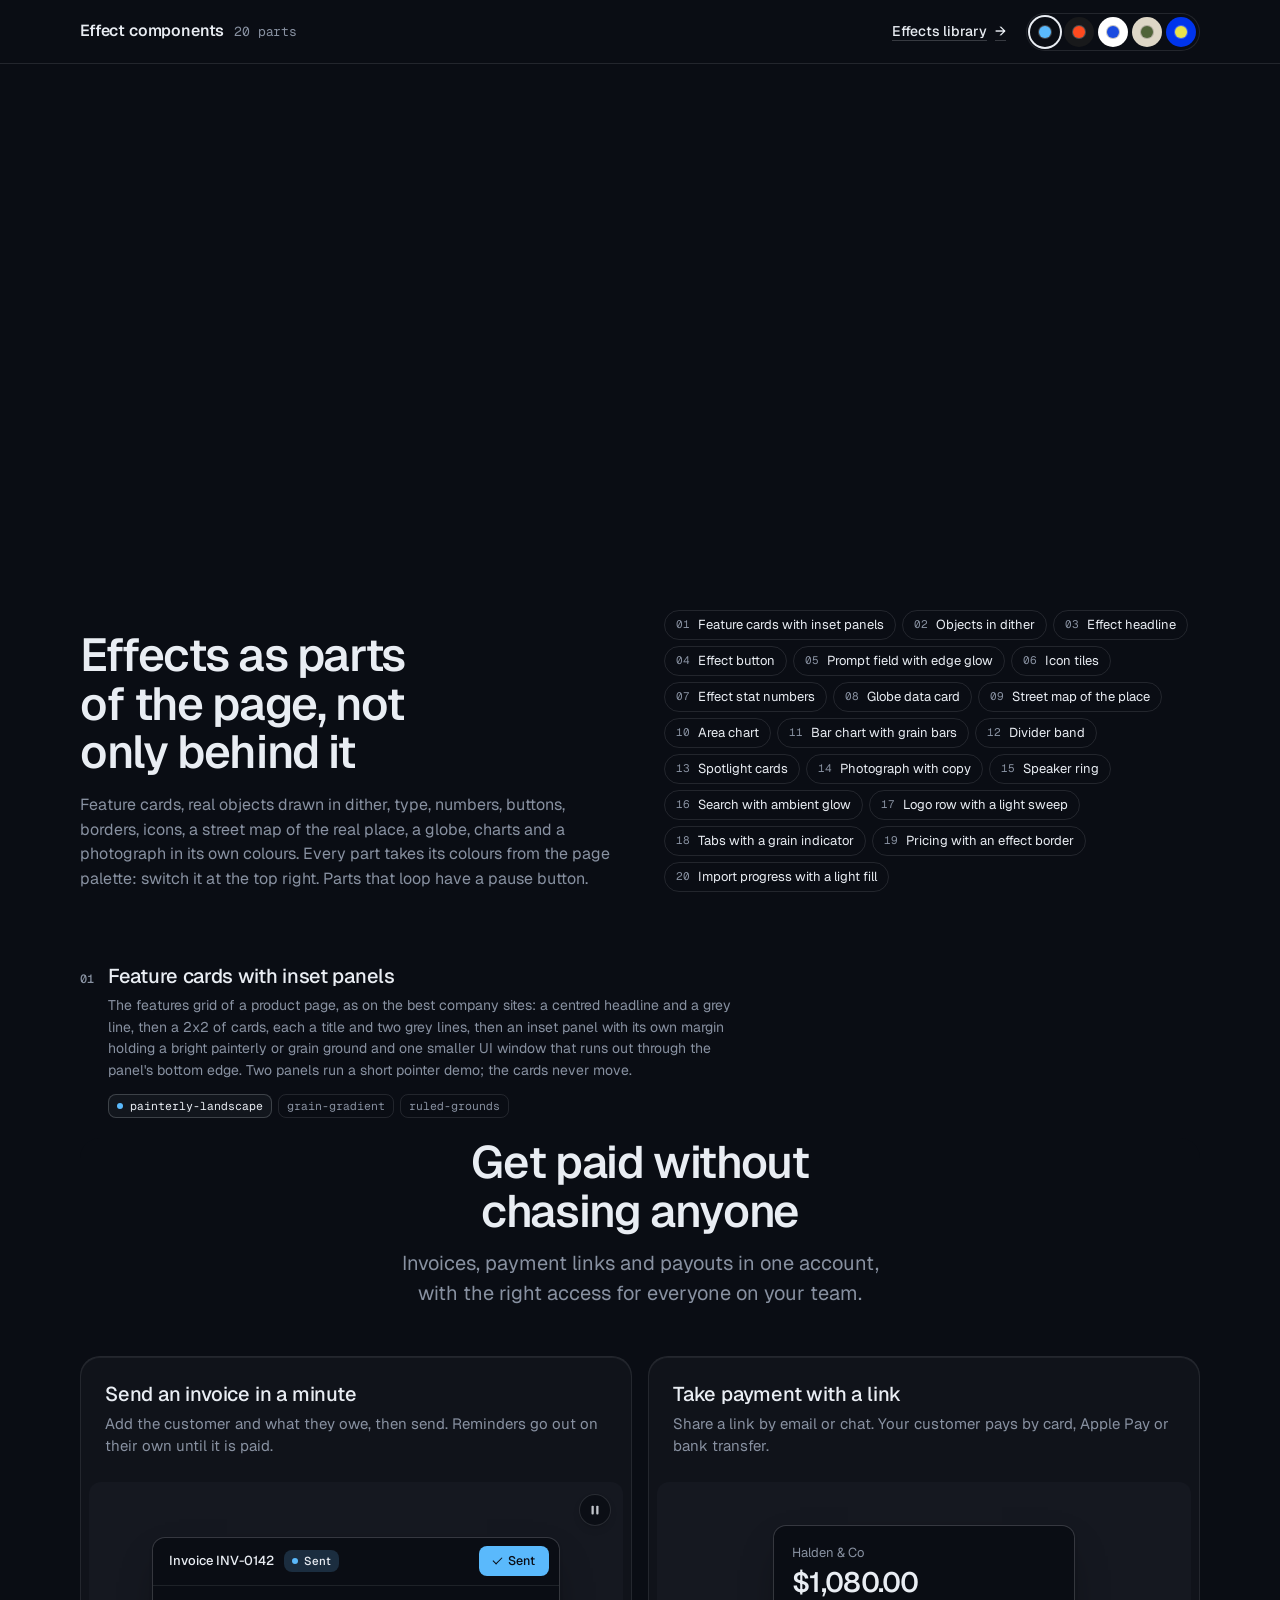
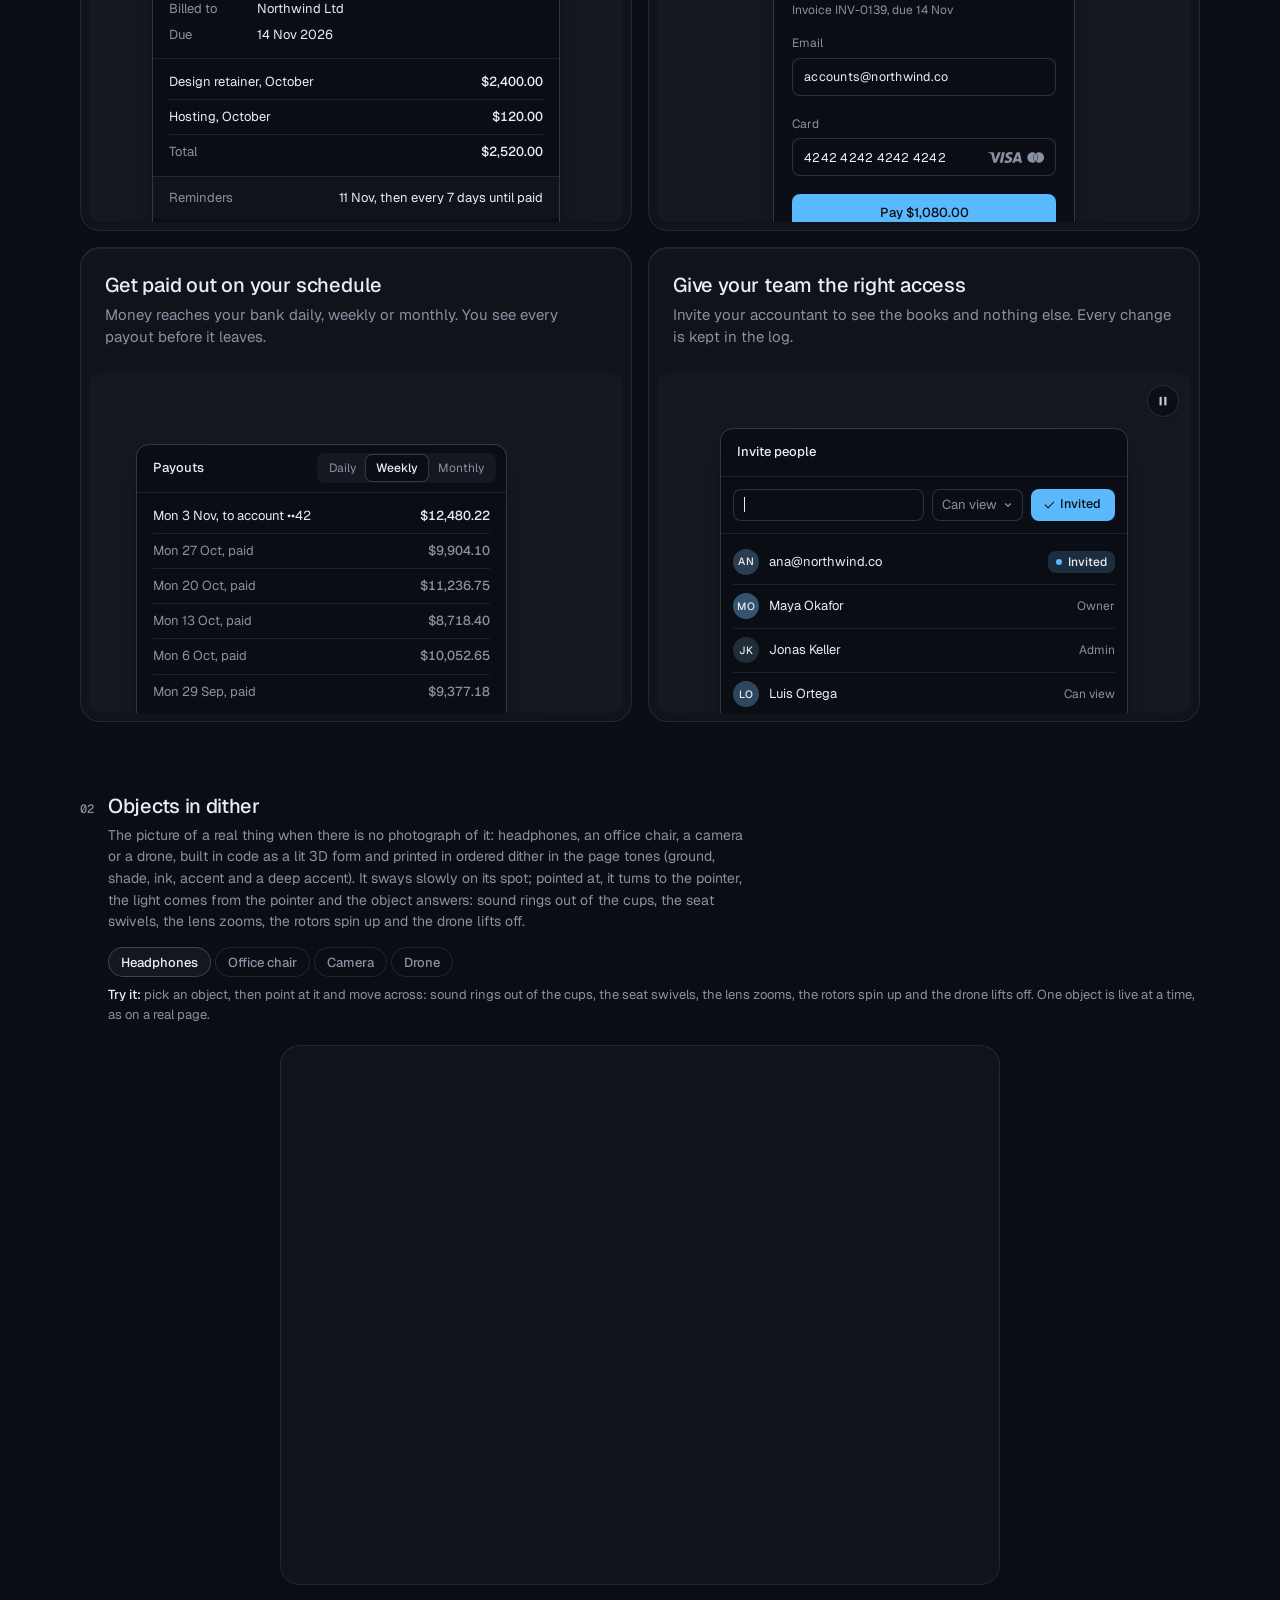
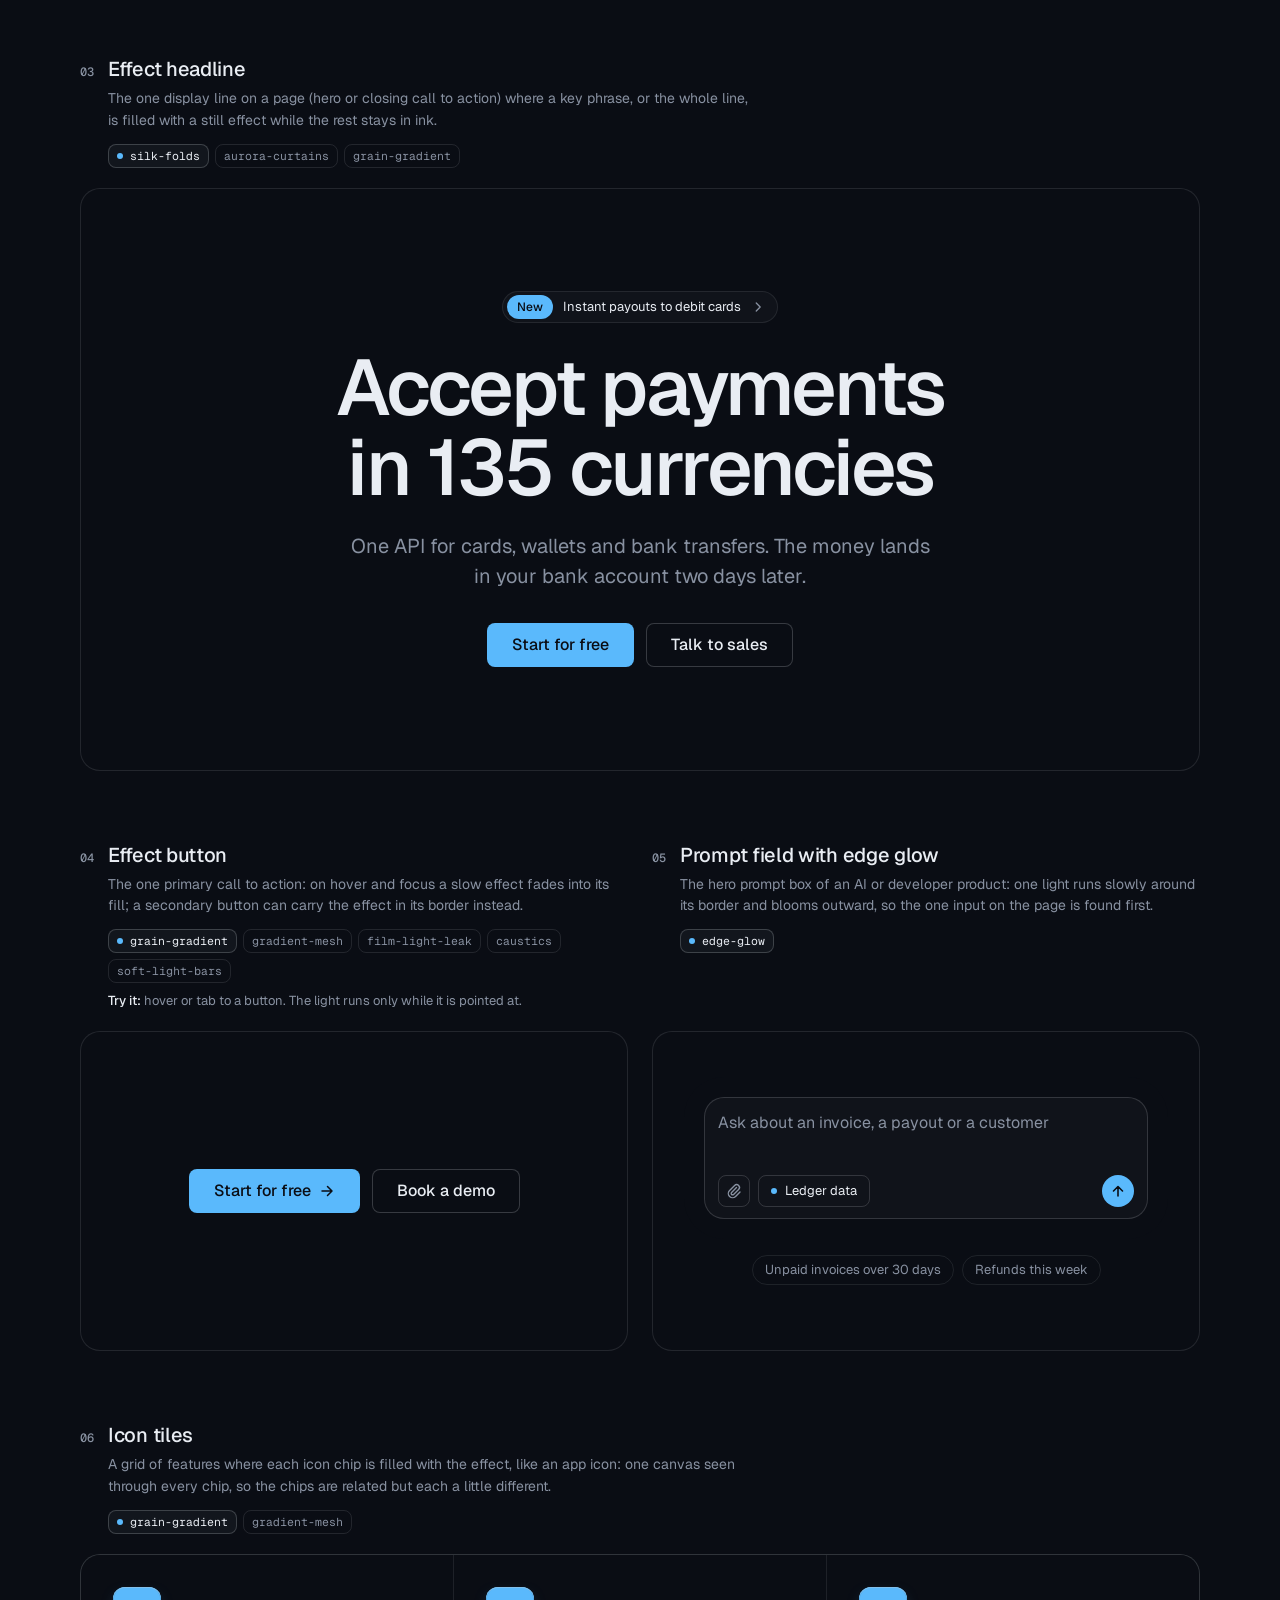
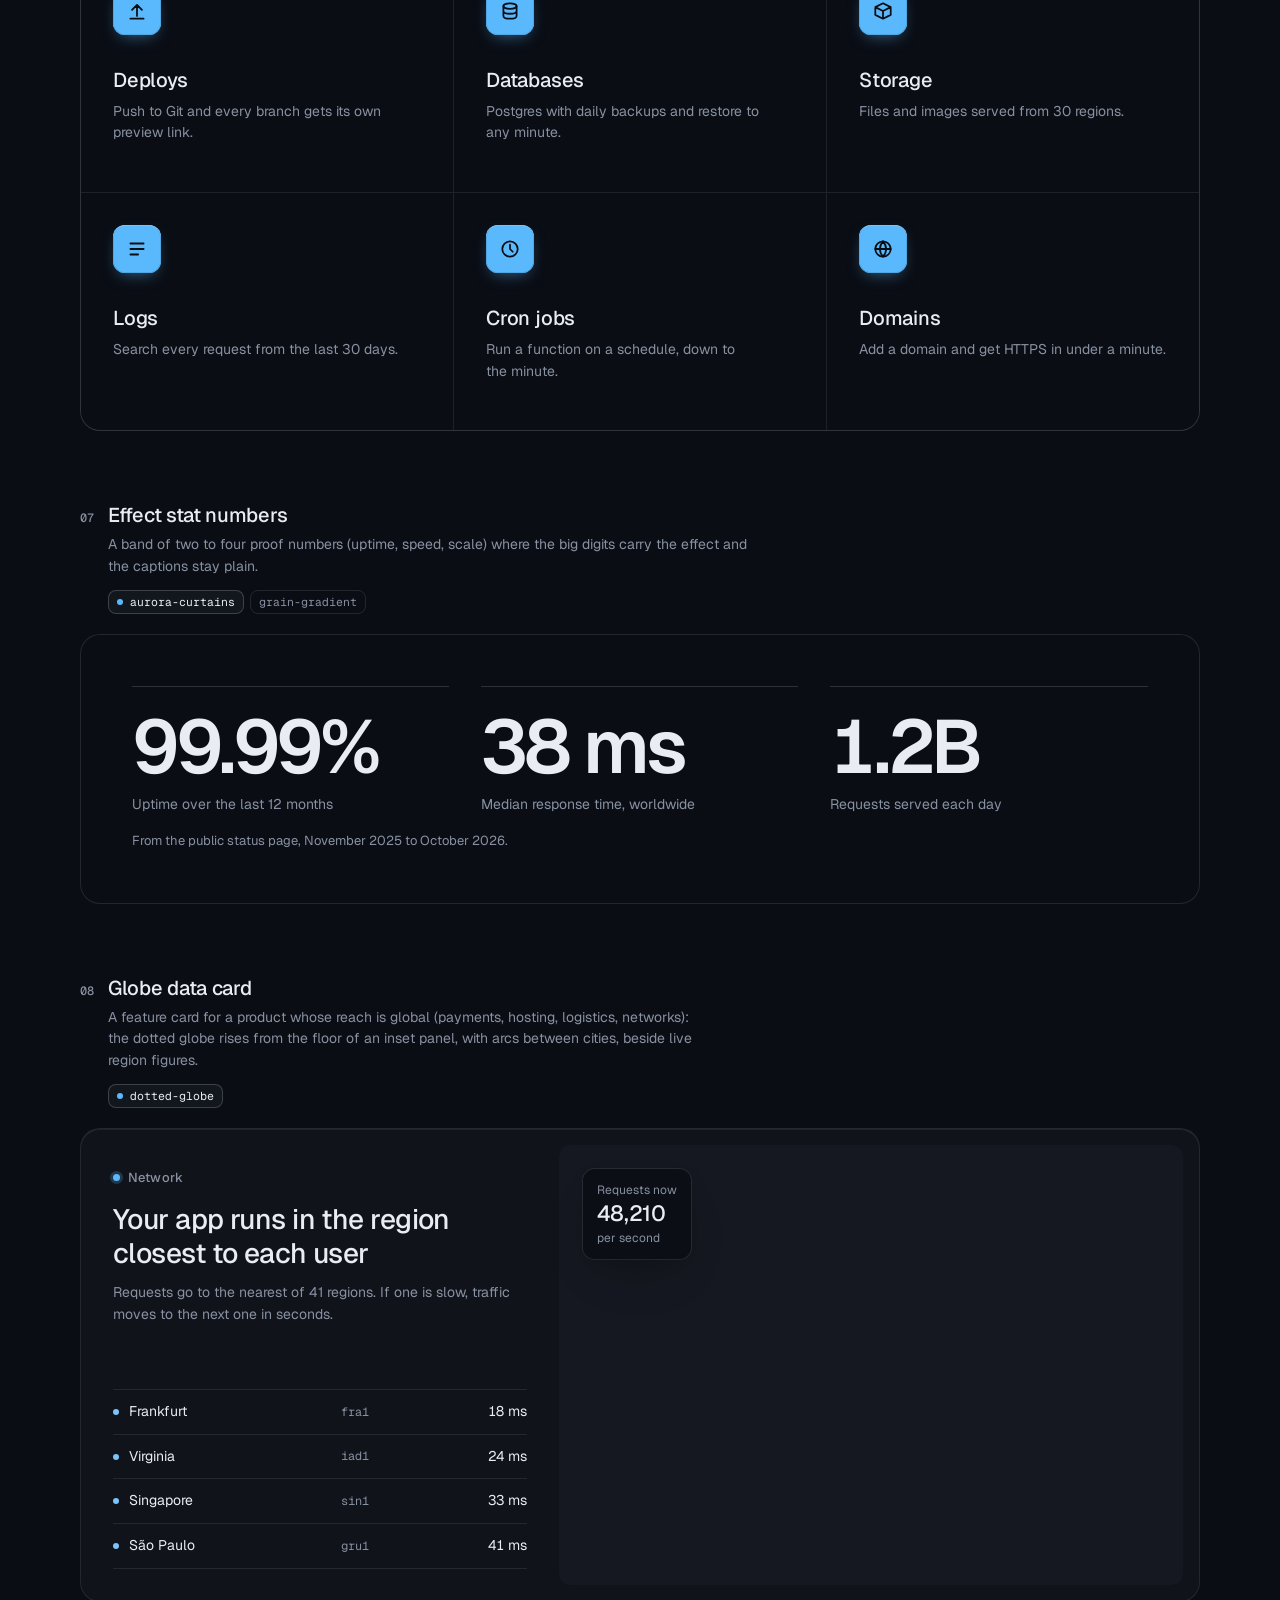
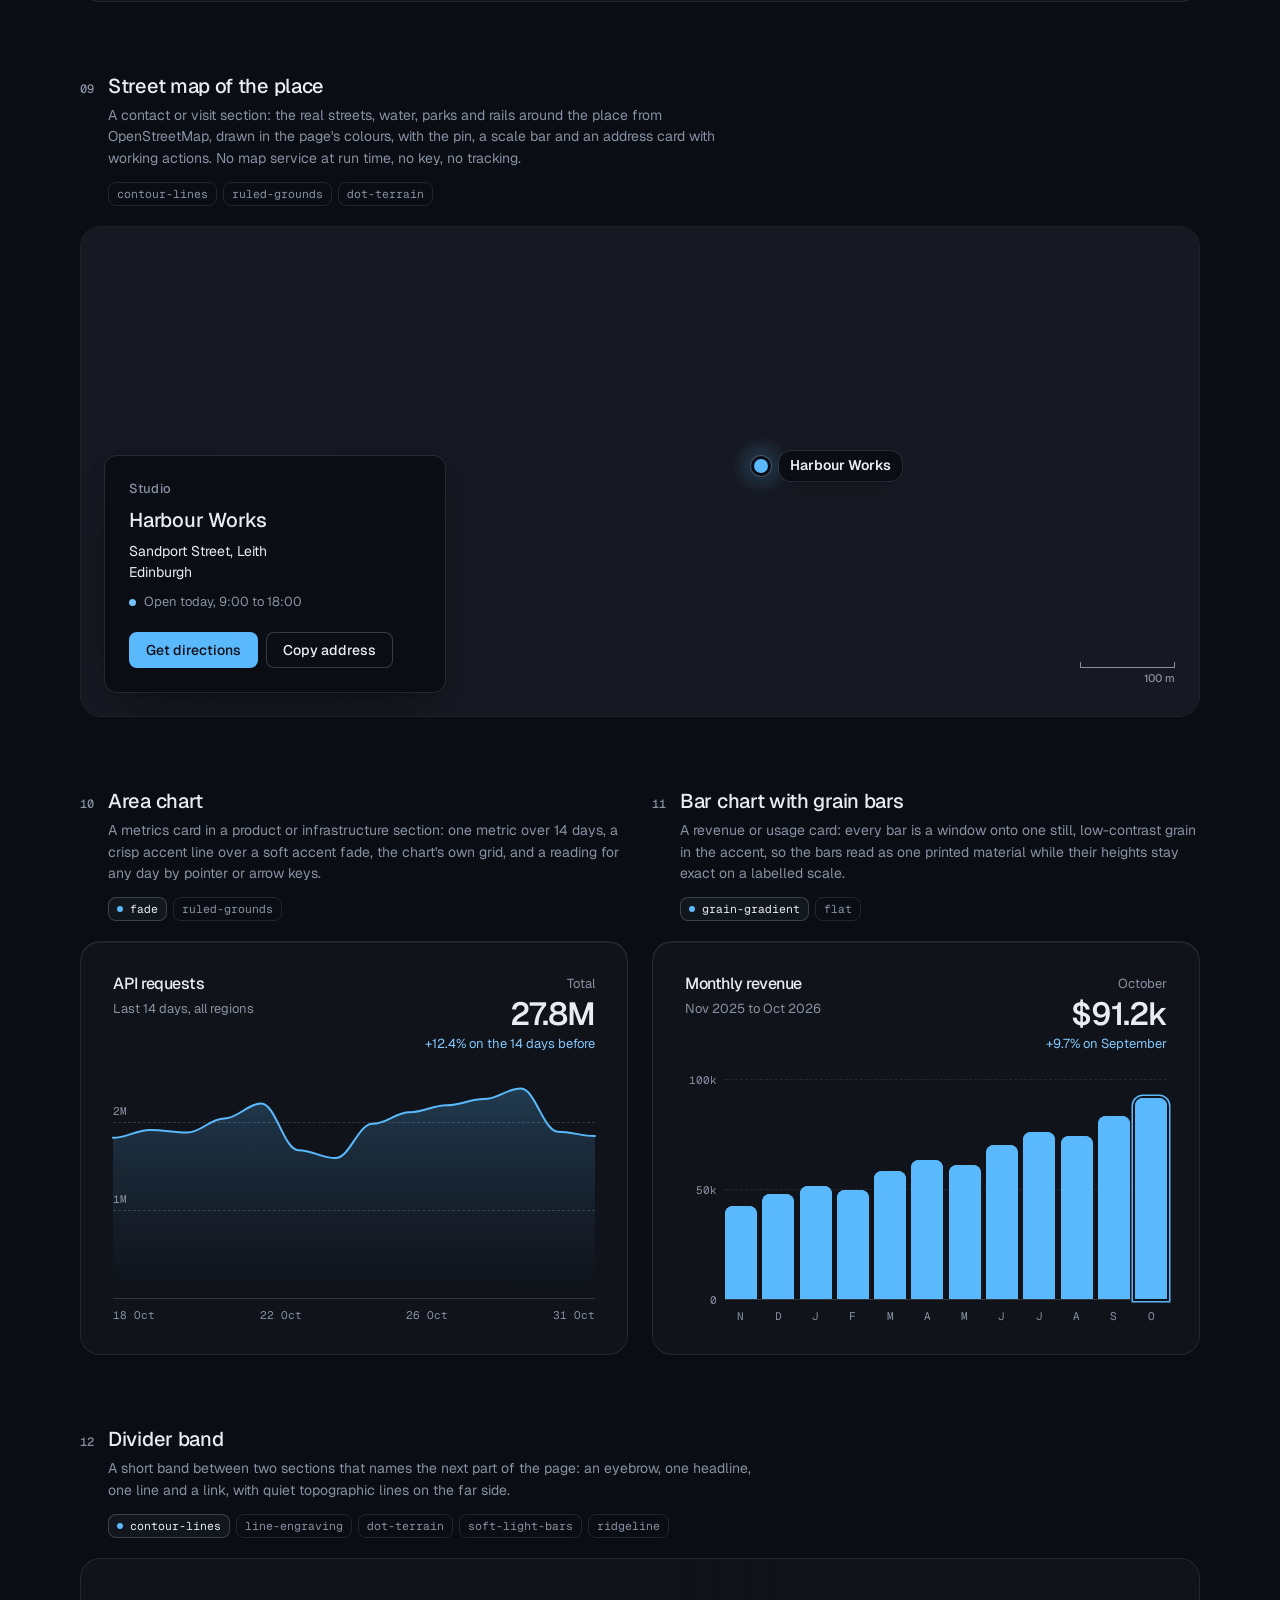
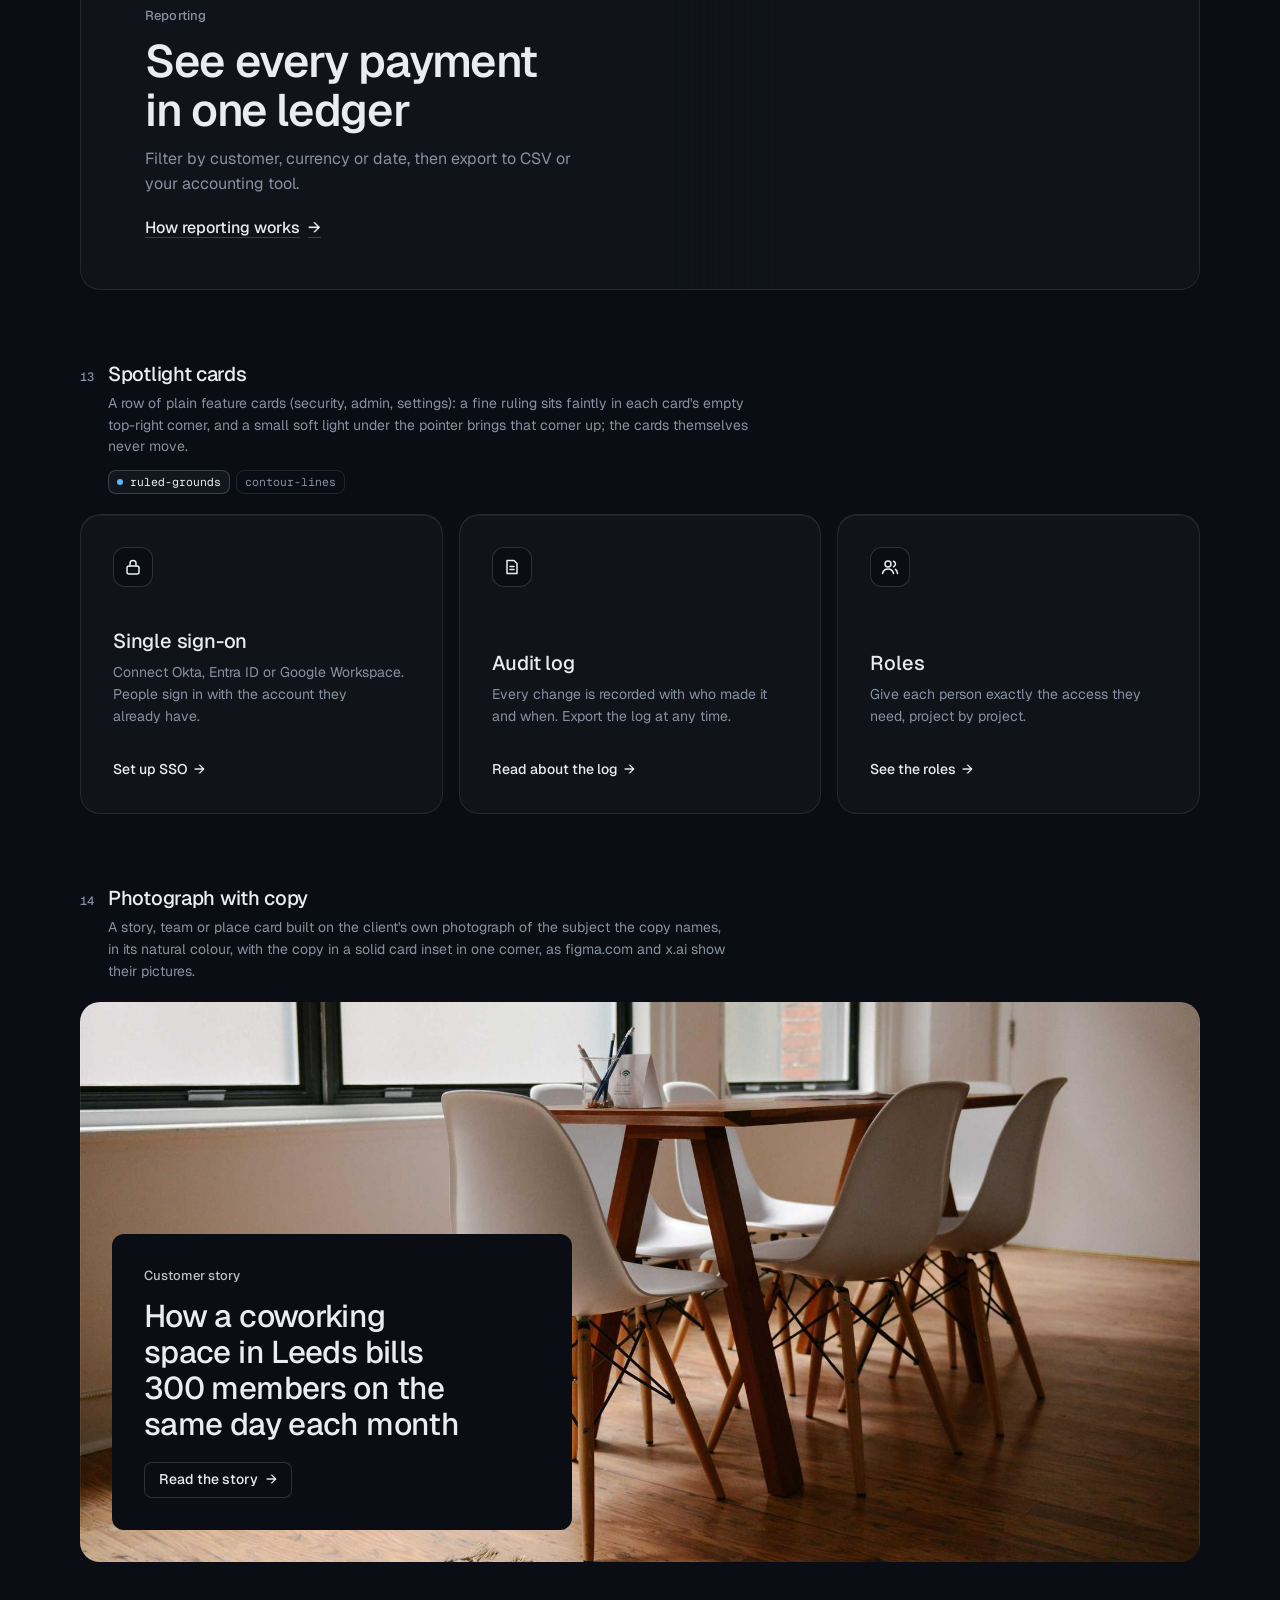
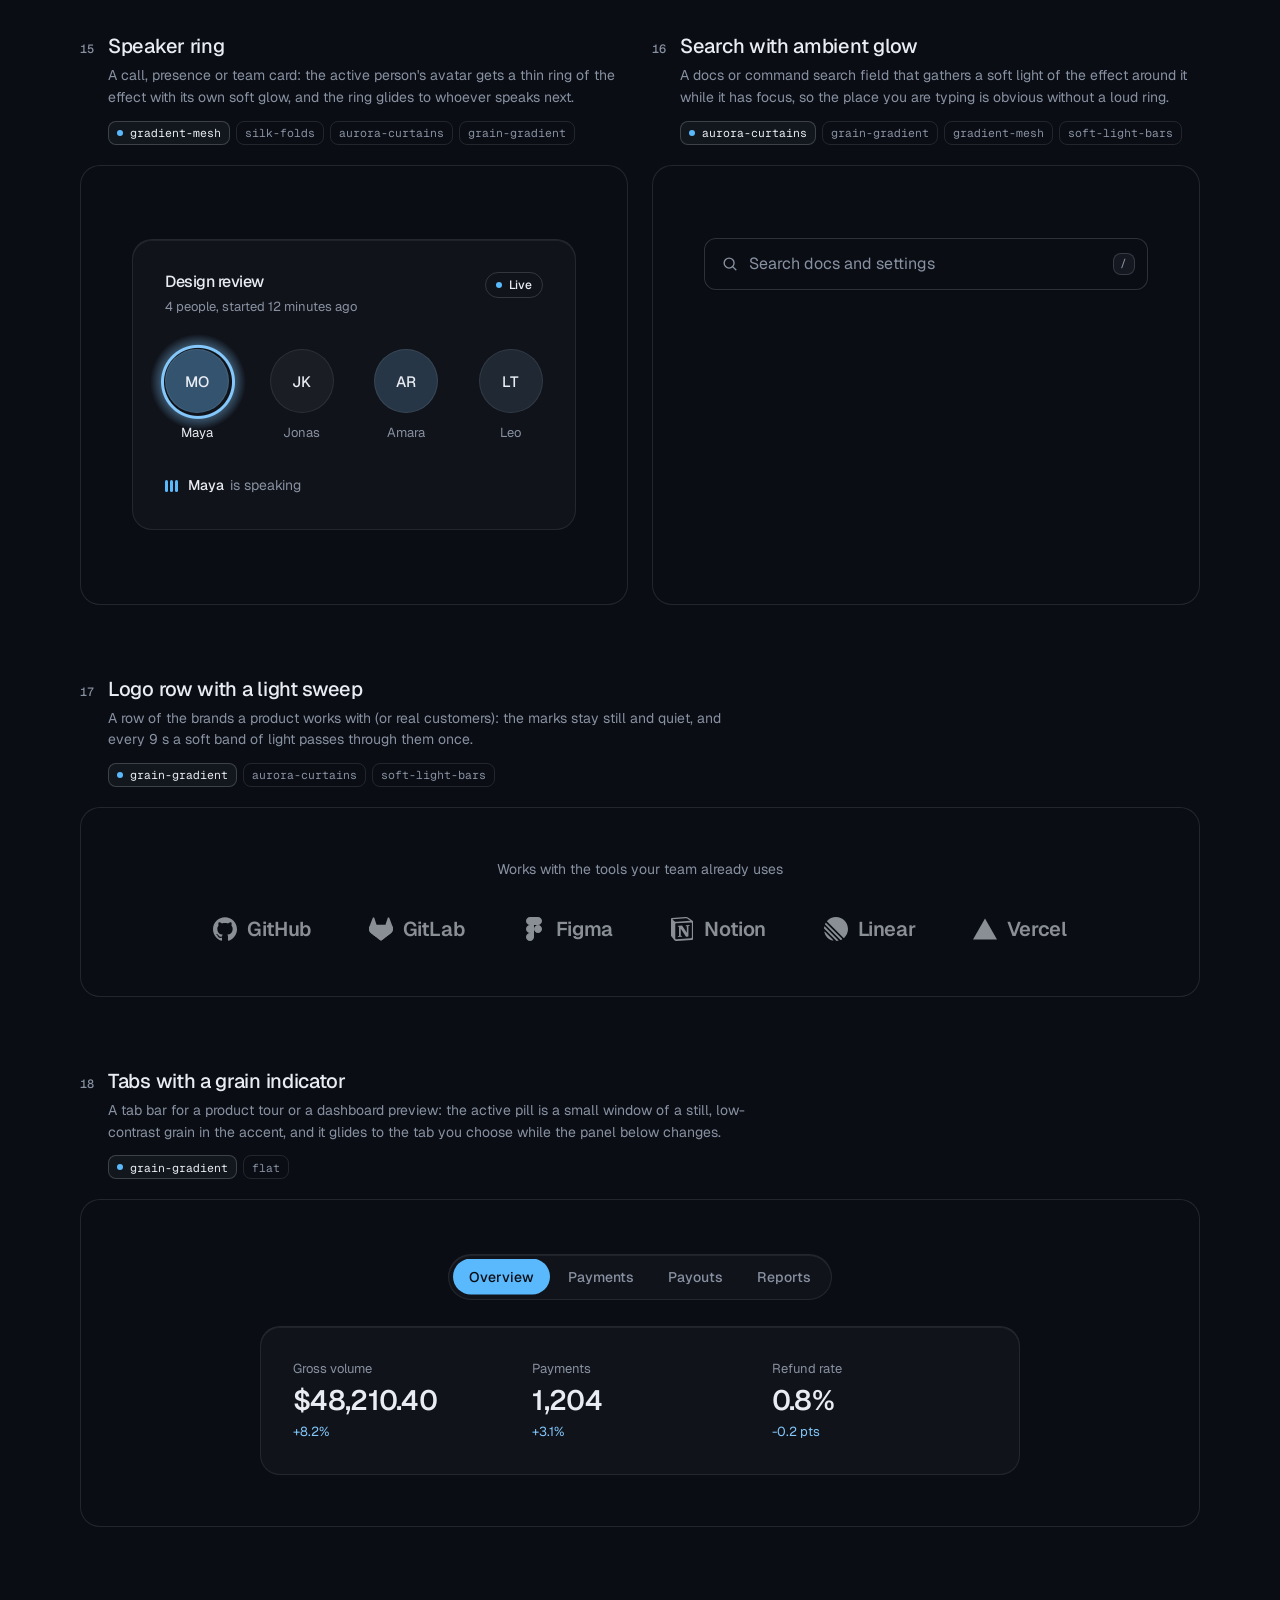
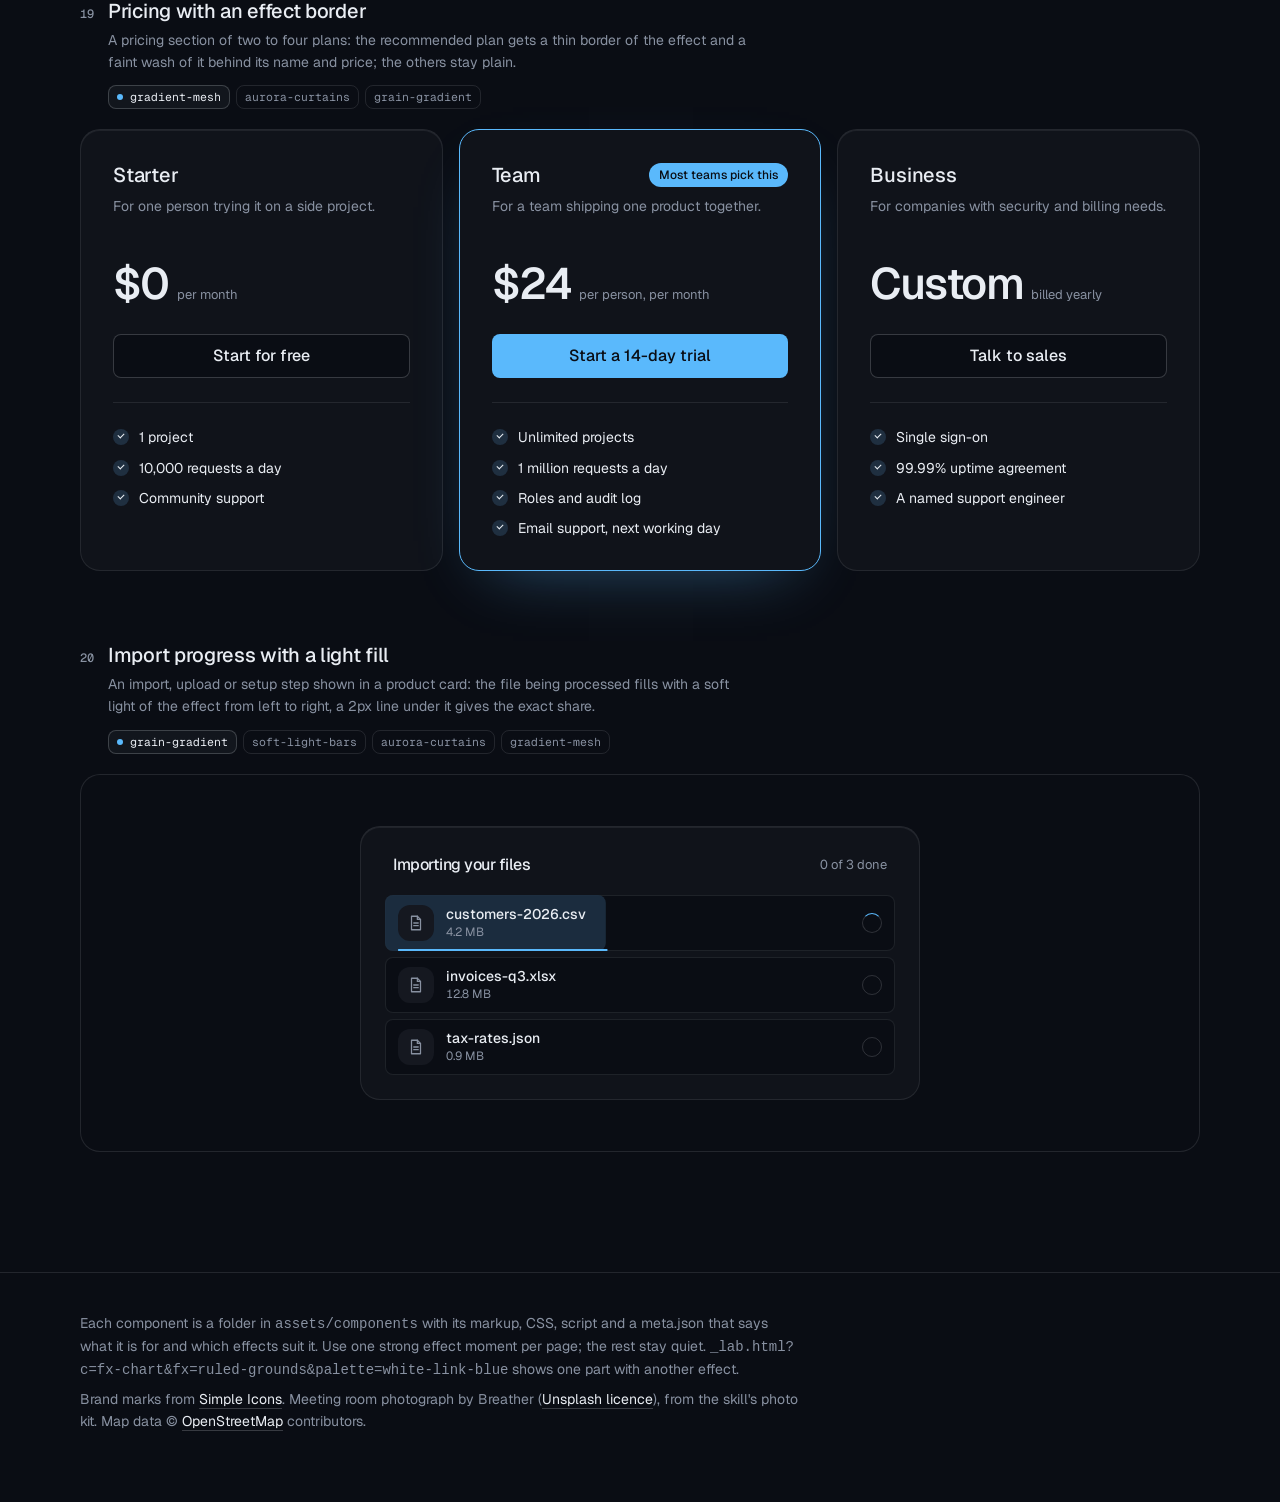
<file: assets/components/index.html>
<!doctype html>
<html lang="en" data-radius="soft">
<head>
<script>window.__tpGlMax = 16;   /* a gallery shows many live effects at once; a page of a site keeps the default 4 (fx.js) */</script>
<meta charset="utf-8">
<meta name="viewport" content="width=device-width, initial-scale=1">
<title>Effect components</title>
<link rel="preconnect" href="https://fonts.googleapis.com">
<link rel="preconnect" href="https://fonts.gstatic.com" crossorigin>
<link href="https://fonts.googleapis.com/css2?family=Geist:wght@100..900&family=Geist+Mono:wght@400..600&display=swap" rel="stylesheet">
<link rel="stylesheet" href="../system.css">
<link rel="stylesheet" href="./base.css">
<style>
  :root {
    --font-display: "Geist", system-ui, sans-serif;
    --font-text: "Geist", system-ui, sans-serif;
    --font-mono: "Geist Mono", ui-monospace, monospace;
    --display-weight: 560;
    --display-tracking: -0.03em;
    --container: 1200px;
  }
  body { min-height: 100vh; }
  .top {
    position: sticky; top: 0; z-index: 50; height: 64px; background: var(--bg);
    border-bottom: 1px solid var(--line);
  }
  .top .container { height: 100%; display: flex; align-items: center; justify-content: space-between; gap: 16px; }
  .brand { display: flex; align-items: center; gap: 10px; font-weight: 560; letter-spacing: -0.01em; }
  .brand small { font: 400 13px/1 var(--font-mono); color: var(--muted); }
  .top nav { display: flex; align-items: center; gap: 20px; }
  .top nav a.link { font-size: 14px; }
  .swatches { display: flex; gap: 4px; padding: 3px; border: 1px solid var(--line); border-radius: 999px; background: var(--bg); }
  .swatches button {
    width: 30px; height: 30px; border-radius: 999px; border: 0; padding: 0; cursor: pointer; position: relative;
    background: var(--sw-bg);
  }
  .swatches button::after {
    content: ""; position: absolute; inset: 9px; border-radius: 999px; background: var(--sw-accent);
    box-shadow: 0 0 0 1px color-mix(in oklab, var(--sw-ink) 25%, transparent);
  }
  .swatches button[aria-pressed="true"] { box-shadow: 0 0 0 2px var(--ink); }
  .swatches button:focus-visible { outline-offset: 3px; }

  .intro { padding-block: 64px 40px; display: grid; grid-template-columns: minmax(0, 6fr) minmax(0, 6fr); gap: 48px; align-items: end; }
  .intro h1 { font-size: clamp(34px, 2.2vw + 18px, 52px); line-height: 1.05; max-width: 15ch; }
  .intro p { margin-top: 16px; color: var(--muted); font-size: var(--t-body); line-height: 1.55; max-width: 52ch; }
  .index { display: flex; flex-wrap: wrap; gap: 6px; justify-content: flex-start; }
  @media (max-width: 1023px) { .intro { grid-template-columns: minmax(0, 1fr); gap: 28px; } }
  .index a {
    display: inline-flex; align-items: center; gap: 8px; height: 30px; padding: 0 11px; border-radius: 999px;
    border: 1px solid var(--line); font-size: 13px; color: var(--ink);
    transition: border-color var(--dur) var(--ease), background-color var(--dur) var(--ease);
  }
  .index a span { font-family: var(--font-mono); font-size: 11px; color: var(--muted); }
  .index a:hover { border-color: var(--line-strong); background: color-mix(in oklab, var(--ink) 4%, var(--bg)); }

  /* every part spans two rows of the list (its notes, its stage) as a subgrid, so the two parts of a
     half-width pair share one notes height and one stage height: their stages start and end level */
  .list { display: grid; grid-template-columns: repeat(2, minmax(0, 1fr)); column-gap: 24px; row-gap: 0; padding-bottom: 120px; }
  .sc { grid-column: 1 / -1; grid-row: span 2; display: grid; grid-template-rows: subgrid; row-gap: 20px; min-width: 0; scroll-margin-top: 88px; padding-top: 72px; }
  .sc:first-child { padding-top: 0; }
  .sc.is-half { grid-column: auto; }
  .sc.is-half .sc__stage:not(.is-center) { display: grid; }
  .sc__meta { display: grid; grid-template-columns: auto 1fr; column-gap: 14px; row-gap: 6px; align-items: baseline; align-content: start; }
  .sc__note { grid-column: 2; margin: 2px 0 0; font-size: 13px; color: var(--muted); }
  .sc__note::before { content: "Try it: "; color: var(--ink); font-weight: 500; }
  .sc__no { font: 500 12px/1 var(--font-mono); color: var(--muted); padding-top: 2px; }
  .sc__name { font: 500 20px/1.25 var(--font-text); letter-spacing: -0.015em; margin: 0; }
  .sc__for { grid-column: 2; color: var(--muted); font-size: 14px; line-height: 1.55; max-width: 72ch; margin: 0; }
  .sc__fx { grid-column: 2; display: flex; flex-wrap: wrap; gap: 6px; margin-top: 6px; }
  .sc__fx li {
    font: 400 11.5px/1 var(--font-mono); color: var(--muted); height: 24px; display: inline-flex; align-items: center;
    padding: 0 8px; border-radius: var(--r-sm); border: 1px solid var(--line);
  }
  .sc__fx li.is-on { color: var(--ink); border-color: var(--line-strong); background: color-mix(in oklab, var(--ink) 5%, var(--bg)); }
  .sc__fx li.is-on::before { content: ""; width: 6px; height: 6px; border-radius: 99px; background: var(--accent); margin-right: 7px; }
  .sc__stage {
    position: relative; min-width: 0; border: 1px solid var(--line); border-radius: var(--r-lg);
    padding: clamp(20px, 4vw, 56px); background: var(--bg);
  }
  .sc__stage.is-tall { padding-block: clamp(56px, 8vw, 120px); }
  .sc__stage.is-flush { padding: 0; border: 0; }
  .sc__stage.is-center { display: grid; place-items: center; min-height: 320px; }
  /* one object, at a size a page would give it */
  #fx-dither-object .sc__stage { display: grid; justify-items: center; }
  #fx-dither-object .cx-obj { width: min(100%, 720px); }
  .sc__pick { grid-column: 2; display: flex; flex-wrap: wrap; gap: 4px; margin-top: 8px; }
  .sc__pick button {
    height: 30px; padding: 0 12px; border-radius: 999px; border: 1px solid var(--line); background: var(--bg);
    font: 500 13px/1 var(--font-text); color: var(--muted); cursor: pointer;
  }
  .sc__pick button:hover { color: var(--ink); border-color: var(--line-strong); }
  .sc__pick button[aria-pressed="true"] { color: var(--ink); border-color: var(--line-strong); background: color-mix(in oklab, var(--ink) 6%, var(--bg)); }
  /* the search list opens below its field: leave it room inside the frame */
  #fx-search .sc__stage { min-height: 440px; place-items: start center; padding-top: 72px; }
  .sc__stage:empty::after { content: "Loading"; color: var(--muted); font-size: 13px; }

  .foot { border-top: 1px solid var(--line); padding: 40px 0 64px; color: var(--muted); font-size: 14px; }
  .foot p { max-width: 80ch; margin: 0 0 8px; }
  .foot a { color: var(--ink); text-decoration: underline; text-decoration-color: var(--line-strong); text-underline-offset: 4px; }

  @media (max-width: 899px) {
    .list { grid-template-columns: minmax(0, 1fr); }
    .sc.is-half { grid-column: 1 / -1; }
    .top nav a.link { display: none; }
  }
  @media (max-width: 639px) {
    .intro { padding-block: 48px 32px; }
    .sc { padding-top: 48px; }
    .sc__meta { grid-template-columns: 1fr; }
    .sc__no { display: none; }
    .sc__for, .sc__fx, .sc__note, .sc__pick { grid-column: 1; }
    .sc__stage.is-center { min-height: 240px; }
    .brand small { display: none; }
  }
</style>
</head>
<body>
<header class="top">
  <div class="container">
    <div class="brand">Effect components <small id="count"></small></div>
    <nav aria-label="Palette and links">
      <a class="link" href="../effects/gallery.html">Effects library</a>
      <div class="swatches" id="swatches" role="group" aria-label="Page palette"></div>
    </nav>
  </div>
</header>

<main>
  <section class="intro container">
    <div>
      <h1>Effects as parts of the page, not only behind it</h1>
      <p id="lede">Feature cards, real objects drawn in dither, type, numbers, buttons, borders, icons, a street map of the real place, a globe, charts and a photograph in its own colours. Every part takes its colours from the page palette: switch it at the top right. Parts that loop have a pause button.</p>
    </div>
    <nav class="index" id="index" aria-label="Components"></nav>
  </section>
  <div class="container list" id="list"></div>
</main>

<footer class="foot">
  <div class="container">
    <p>Each component is a folder in <code>assets/components</code> with its markup, CSS, script and a meta.json that says what it is for and which effects suit it. Use one strong effect moment per page; the rest stay quiet. <code>_lab.html?c=fx-chart&amp;fx=ruled-grounds&amp;palette=white-link-blue</code> shows one part with another effect.</p>
    <p>Brand marks from <a href="https://simpleicons.org/">Simple Icons</a>. Meeting room photograph by Breather (<a href="https://unsplash.com/photos/DEdM9Vs6s8w">Unsplash licence</a>), from the skill's photo kit. Map data © <a href="https://www.openstreetmap.org/copyright">OpenStreetMap</a> contributors.</p>
  </div>
</footer>

<script type="module">
  import fx from '../effects/fx.js';

  // component id, layout and stage style, in page order
  const COMPONENTS = [
    { id: 'fx-feature-card', stage: 'is-flush' },
    { id: 'fx-dither-object', stage: 'is-flush', note: 'pick an object, then point at it and move across: sound rings out of the cups, the seat swivels, the lens zooms, the rotors spin up and the drone lifts off. One object is live at a time, as on a real page.' },
    { id: 'fx-headline', stage: 'is-tall' },
    { id: 'fx-button', half: true, stage: 'is-center', note: 'hover or tab to a button. The light runs only while it is pointed at.' },
    { id: 'fx-prompt', half: true, stage: 'is-center' },
    { id: 'fx-icon-tiles', stage: 'is-flush' },
    { id: 'fx-stat' },
    { id: 'fx-globe', stage: 'is-flush' },
    { id: 'fx-map', stage: 'is-flush' },
    { id: 'fx-chart', half: true, stage: 'is-flush' },
    { id: 'fx-bars', half: true, stage: 'is-flush' },
    { id: 'fx-band', stage: 'is-flush' },
    { id: 'fx-spotlight', stage: 'is-flush' },
    { id: 'fx-photo', stage: 'is-flush' },
    { id: 'fx-avatar', half: true, stage: 'is-center' },
    { id: 'fx-search', half: true, stage: 'is-center' },
    { id: 'fx-logos' },
    { id: 'fx-tabs' },
    { id: 'fx-pricing', stage: 'is-flush' },
    { id: 'fx-progress', stage: 'is-center' },
  ];

  const PALETTES = [
    { id: 'blue-black-cornflower', name: 'Night, cornflower', bg: '#0a0d14', surface: '#131824', ink: '#e9edf3', muted: '#8891a1', accent: '#5ab9fc', accentInk: '#0a0d14' },
    { id: 'graphite-safety-orange', name: 'Graphite, orange', bg: '#18191b', surface: '#222427', ink: '#eff0f1', muted: '#9c9ea3', accent: '#ff4a1f', accentInk: '#18191b' },
    { id: 'white-link-blue', name: 'White, blue', bg: '#ffffff', surface: '#f4f4f4', ink: '#111111', muted: '#6b6b6b', accent: '#1a4be0', accentInk: '#ffffff' },
    { id: 'moss-sand', name: 'Sand, moss', bg: '#ddd6c6', surface: '#d2cab8', ink: '#2a2a26', muted: '#59574e', accent: '#4f6238', accentInk: '#ffffff' },
    { id: 'cobalt-field', name: 'Cobalt field', bg: '#0034eb', surface: '#002fd6', ink: '#ffffff', muted: '#dfe4f2', accent: '#e9e34a', accentInk: '#111111' },
  ];

  const q = new URLSearchParams(location.search);
  if (q.has('time')) fx.setClock(+q.get('time'));
  if (q.has('fallback')) fx.config.forceFallback = true;
  const only = q.get('only') ? q.get('only').split(',') : null;
  const list = document.getElementById('list');
  const index = document.getElementById('index');
  const swatches = document.getElementById('swatches');

  /*
    The budget: a laptop's integrated GPU shares its memory with everything else, so this page never
    holds more than 4 live WebGL contexts. A part is started when it comes near the viewport and
    destroyed when it leaves it; still parts draw once and free their context; fx.js frees any idle
    off-screen context past 4. liveGL() counts the contexts that are open right now.
  */
  fx.config.maxLive = 4;
  const contexts = new Set();
  let peakGL = 0;
  const getContext = HTMLCanvasElement.prototype.getContext;
  HTMLCanvasElement.prototype.getContext = function (type, ...rest) {
    const c = getContext.call(this, type, ...rest);
    if (c && /webgl/i.test(type) && !contexts.has(c)) { contexts.add(c); peakGL = Math.max(peakGL, liveGL()); }
    return c;
  };
  function liveGL() {
    for (const c of contexts) if (c.isContextLost()) contexts.delete(c);
    return contexts.size;
  }

  // the dither object: one live at a time, switched here (a real page shows one object)
  const OBJECTS = {
    headphones: ['Headphones', 'Over-ear, wireless'],
    chair: ['Office chair', 'Swivel seat on five castors'],
    camera: ['Camera', 'Mirrorless, with a zoom lens'],
    drone: ['Drone', 'Four rotors and a camera'],
  };
  let object = OBJECTS[q.get('object')] ? q.get('object') : 'headphones';
  // print (ordered dither, the default) or studio (a smooth shaded render: no picker until it is anti-aliased; ?render=studio)
  let render = q.get('render') === 'studio' ? 'studio' : 'print';

  function applyPalette(p) {
    const c = fx.color;
    const action = c.contrast(p.accent, p.bg) >= 2.2 ? p.accent : p.ink;
    const actionInk = action === p.accent ? p.accentInk : p.bg;
    const s = document.documentElement.style;
    const set = (k, v) => s.setProperty(k, v);
    set('--p-bg', p.bg); set('--p-surface', p.surface); set('--p-ink', p.ink); set('--p-muted', p.muted);
    set('--p-accent', p.accent); set('--p-accent-ink', p.accentInk); set('--p-action', action); set('--p-action-ink', actionInk);
    document.documentElement.style.colorScheme = c.isDark(p.bg) ? 'dark' : 'light';
    for (const b of swatches.children) b.setAttribute('aria-pressed', String(b.dataset.id === p.id));
  }

  async function load(entry) {
    const base = `./${entry.id}/`;
    const [meta, html, mod] = await Promise.all([
      fetch(base + 'meta.json').then(r => (r.ok ? r.json() : null)),
      fetch(base + 'component.html').then(r => (r.ok ? r.text() : null)),
      import(base + 'component.js').catch(err => { console.warn(entry.id, err); return null; }),
    ]).catch(() => [null, null, null]);
    if (!meta || !html || !mod) return null;
    const link = document.createElement('link');
    link.rel = 'stylesheet';
    link.href = base + 'component.css';
    document.head.append(link);
    await new Promise(r => { link.onload = link.onerror = r; });
    return { ...entry, meta, html, mod };
  }

  function section(e, n) {
    const s = document.createElement('section');
    s.className = 'sc' + (e.half ? ' is-half' : '');
    s.id = e.id;
    const fxList = (e.meta.effects || []).map(id => `<li class="${id === e.meta.default ? 'is-on' : ''}">${id}</li>`).join('');
    const pick = e.id === 'fx-dither-object'
      ? `<div class="sc__pick" role="group" aria-label="Object">${Object.keys(OBJECTS).map(k => `<button type="button" data-object="${k}" aria-pressed="${k === object}">${OBJECTS[k][0]}</button>`).join('')}</div>`
      : '';
    s.innerHTML = `
      <div class="sc__meta">
        <span class="sc__no">${String(n).padStart(2, '0')}</span>
        <h2 class="sc__name">${e.meta.name}</h2>
        <p class="sc__for">${e.meta.for}</p>
        ${fxList ? `<ul class="sc__fx" aria-label="Effects that suit it">${fxList}</ul>` : ''}
        ${pick}
        ${e.note ? `<p class="sc__note">${e.note}</p>` : ''}
      </div>
      <div class="sc__stage ${e.stage || ''}"></div>`;
    return s;
  }

  // the markup is placed at once (the page keeps its full height); the scripts run only near the viewport
  function markup(e) {
    const stage = e.section.querySelector('.sc__stage');
    stage.innerHTML = e.html;
    if (e.id === 'fx-dither-object') {
      const fig = stage.querySelector('.cx-obj');
      fig.dataset.cxObject = object;
      if (render === 'studio') fig.dataset.cxRender = 'studio'; else delete fig.dataset.cxRender;
      fig.querySelector('.cx-obj__stage').removeAttribute('aria-label');
    }
    return stage;
  }
  function start(e) {
    if (e.ctrl) return;
    const stage = markup(e);
    try { e.ctrl = e.mod.default(stage.firstElementChild || stage) || { destroy() {} }; } catch (err) { console.error(e.id, err); e.ctrl = { destroy() {} }; }
  }
  function stop(e) {
    if (!e.ctrl) return;
    try { e.ctrl.destroy?.(); } catch (err) { console.warn(e.id, err); }
    fx.unmountAll(e.section);
    e.ctrl = null;
  }

  function setPalette(p, entries) {
    entries.forEach(stop);
    applyPalette(p);
    try { localStorage.setItem('cx-palette', p.id); } catch (_) {}
    requestAnimationFrame(() => entries.forEach(e => (e.near ? start(e) : markup(e))));
  }

  let saved = null;
  try { saved = localStorage.getItem('cx-palette'); } catch (_) {}
  const first = PALETTES.find(p => p.id === q.get('palette')) || PALETTES.find(p => p.id === saved) || PALETTES[0];
  for (const p of PALETTES) {
    const b = document.createElement('button');
    b.type = 'button';
    b.dataset.id = p.id;
    b.title = p.name;
    b.setAttribute('aria-label', p.name);
    b.style.setProperty('--sw-bg', p.bg);
    b.style.setProperty('--sw-accent', p.accent);
    b.style.setProperty('--sw-ink', p.ink);
    swatches.append(b);
  }
  applyPalette(first);

  const wanted = COMPONENTS.filter(c => !only || only.includes(c.id));
  const entries = (await Promise.all(wanted.map(load))).filter(Boolean);
  document.getElementById('count').textContent = `${entries.length} parts`;
  entries.forEach((e, i) => {
    e.section = section(e, i + 1);
    list.append(e.section);
    markup(e);
    const a = document.createElement('a');
    a.href = '#' + e.id;
    a.innerHTML = `<span>${String(i + 1).padStart(2, '0')}</span>${e.meta.name}`;
    index.append(a);
  });
  await document.fonts.ready;
  const near = new IntersectionObserver(seen => {
    for (const en of seen) {
      const e = entries.find(x => x.section === en.target);
      if (!e) continue;
      e.near = en.isIntersecting;
      if (e.near) start(e); else stop(e);
    }
  }, { rootMargin: '10% 0px' });
  entries.forEach(e => near.observe(e.section));
  setTimeout(() => { document.documentElement.dataset.ready = '1'; }, 1500);

  swatches.addEventListener('click', ev => {
    const b = ev.target.closest('button');
    if (!b) return;
    const p = PALETTES.find(x => x.id === b.dataset.id);
    if (p) setPalette(p, entries);
  });
  list.addEventListener('click', ev => {
    const b = ev.target.closest('[data-object], [data-render]');
    if (!b || !(OBJECTS[b.dataset.object] || b.dataset.render)) return;
    if (b.dataset.render) render = b.dataset.render; else object = b.dataset.object;
    b.parentElement.querySelectorAll('button').forEach(x => x.setAttribute('aria-pressed', String(x === b)));
    const e = entries.find(x => x.id === 'fx-dither-object');
    stop(e);
    if (e.near) start(e); else markup(e);
  });
  window.__cx = {
    entries,
    setPalette: id => setPalette(PALETTES.find(p => p.id === id), entries),
    setObject: k => list.querySelector(`[data-object="${k}"]`)?.click(),
    gl: () => ({ live: liveGL(), peak: peakGL, started: entries.filter(e => e.ctrl).map(e => e.id) }),
  };
</script>

</body>
</html>
</file>
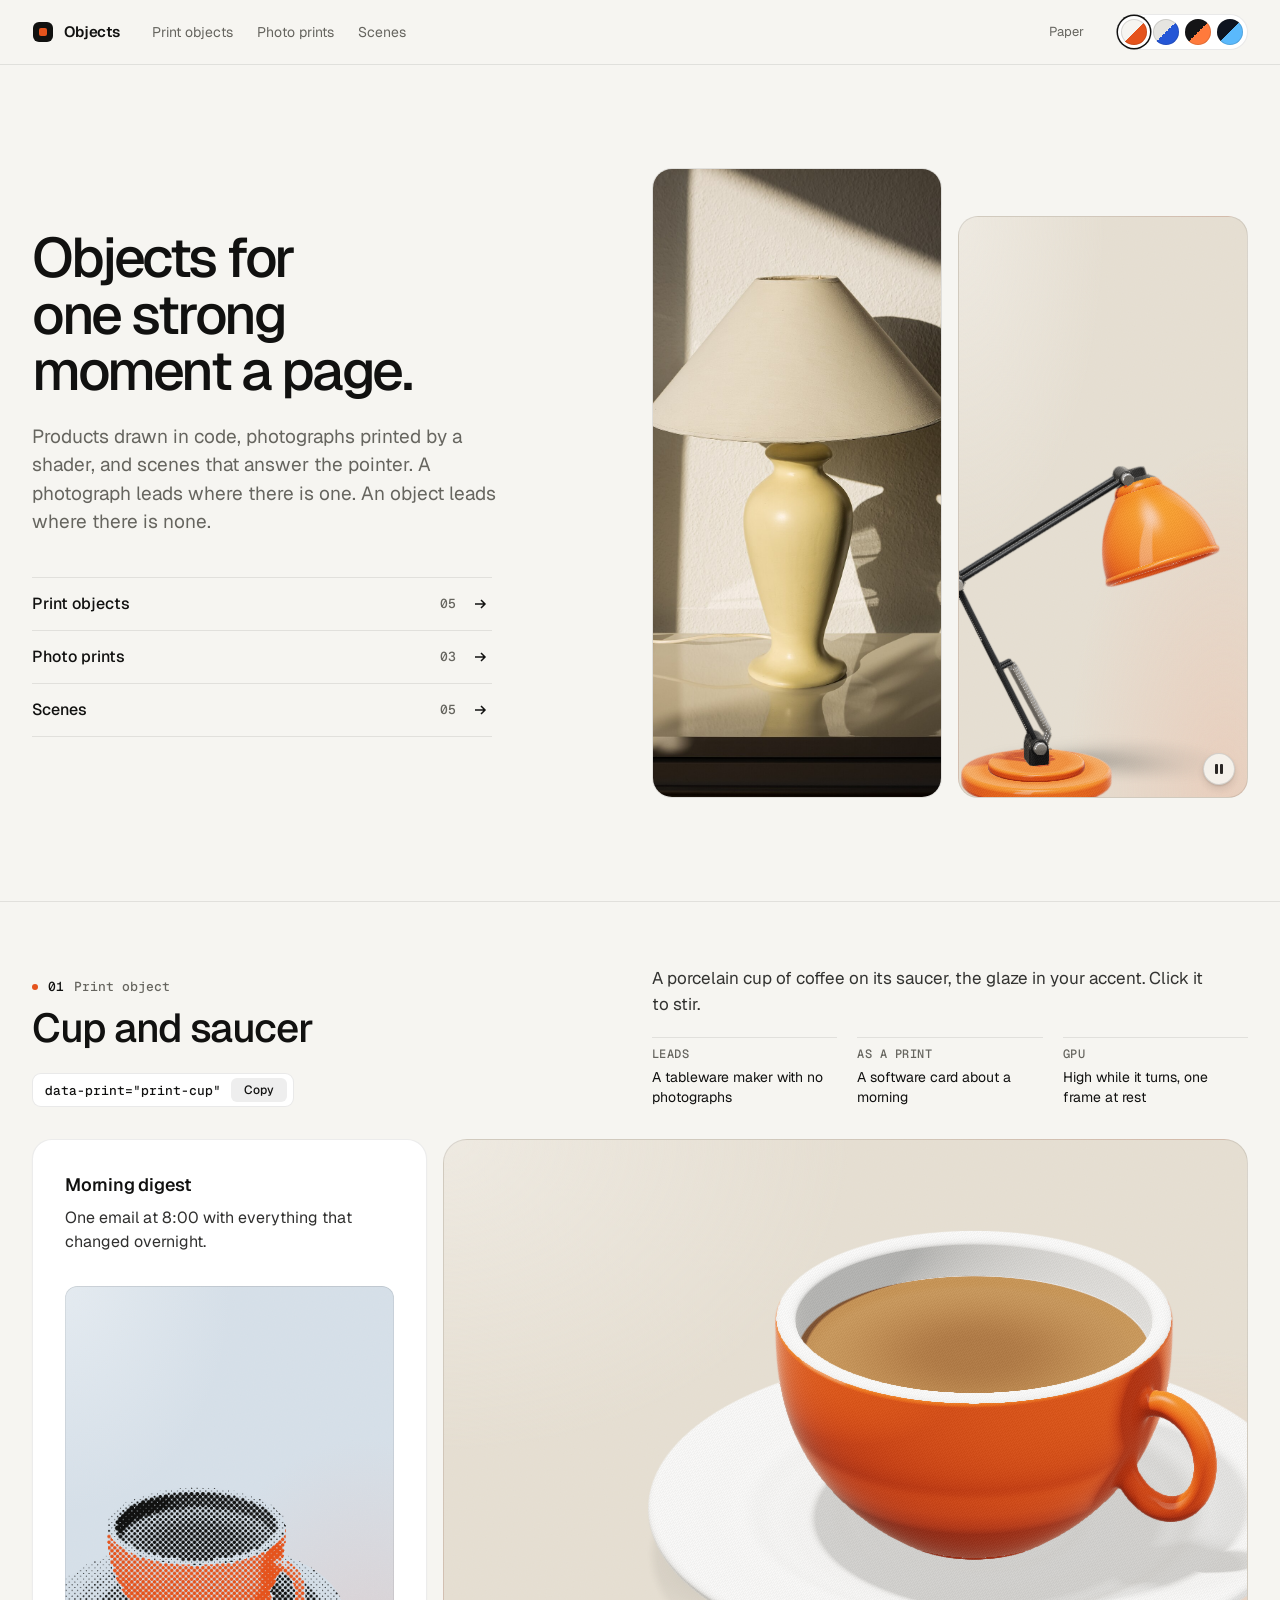
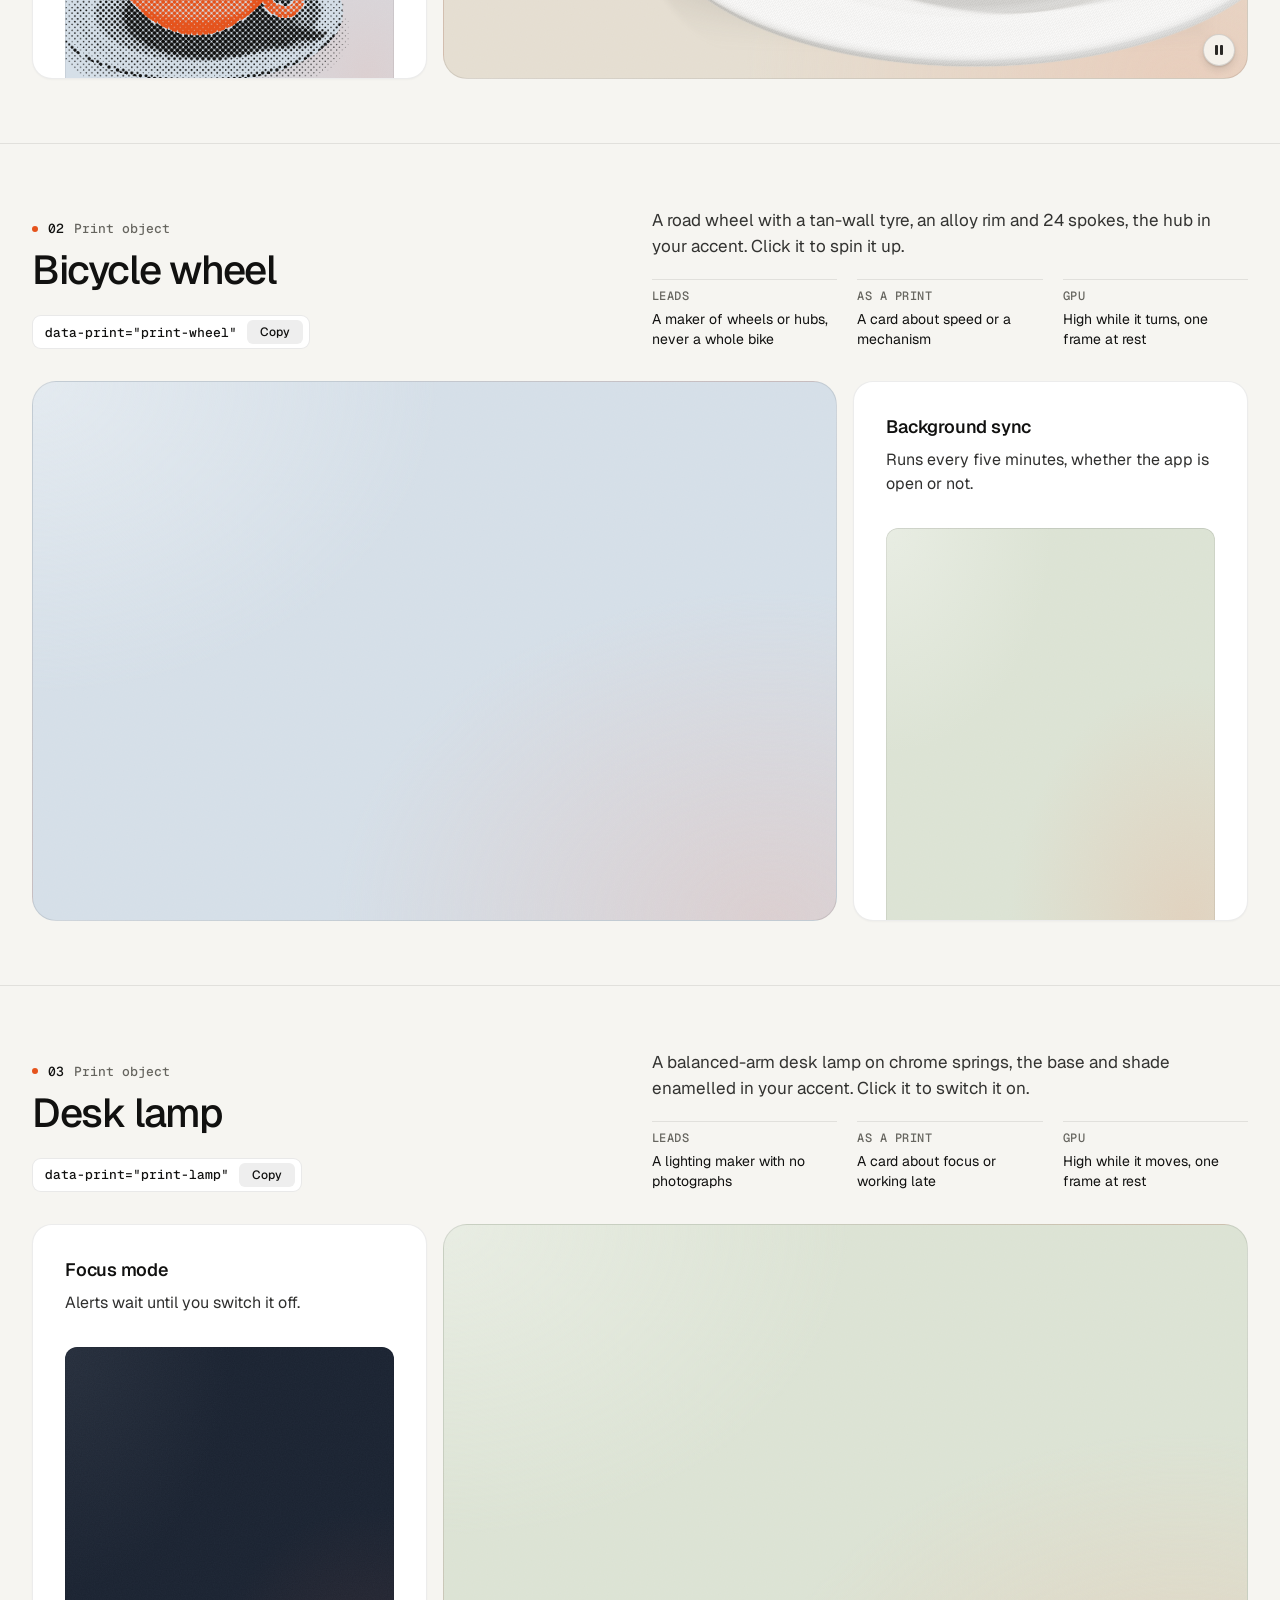
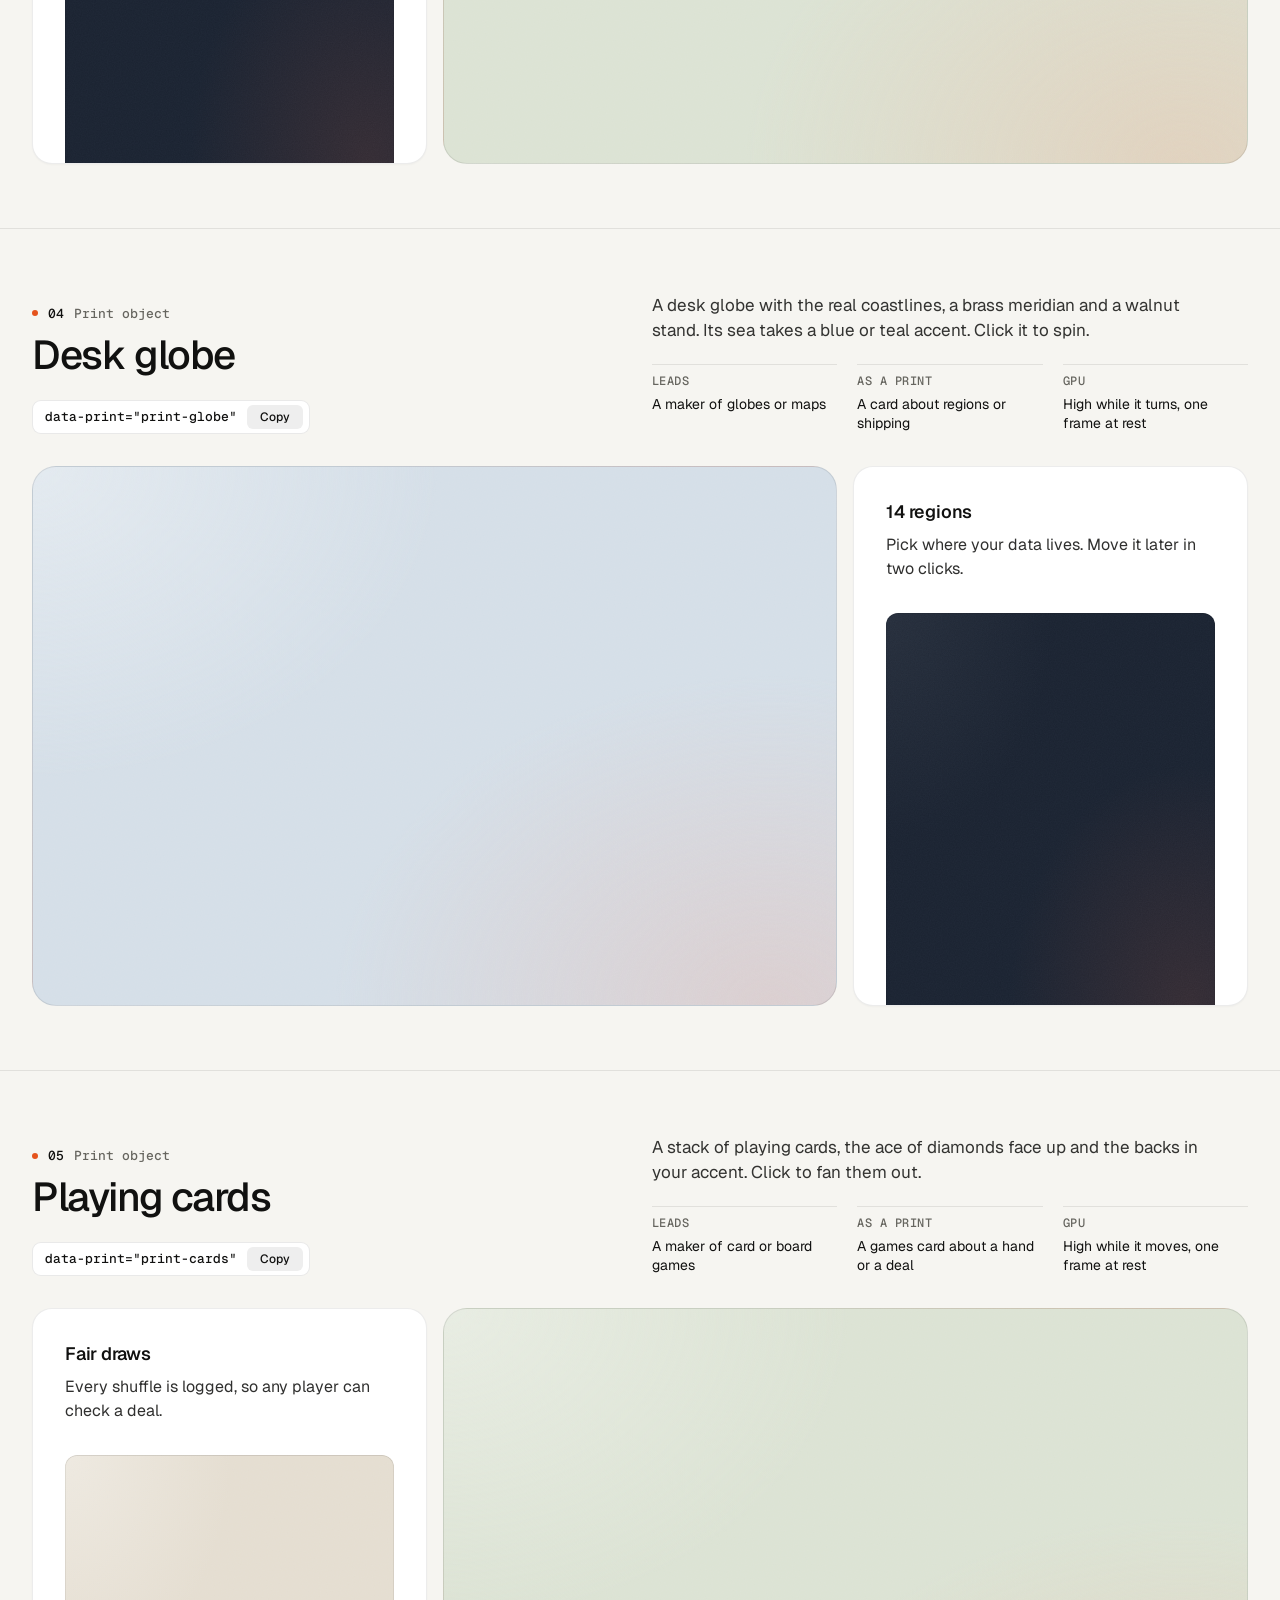
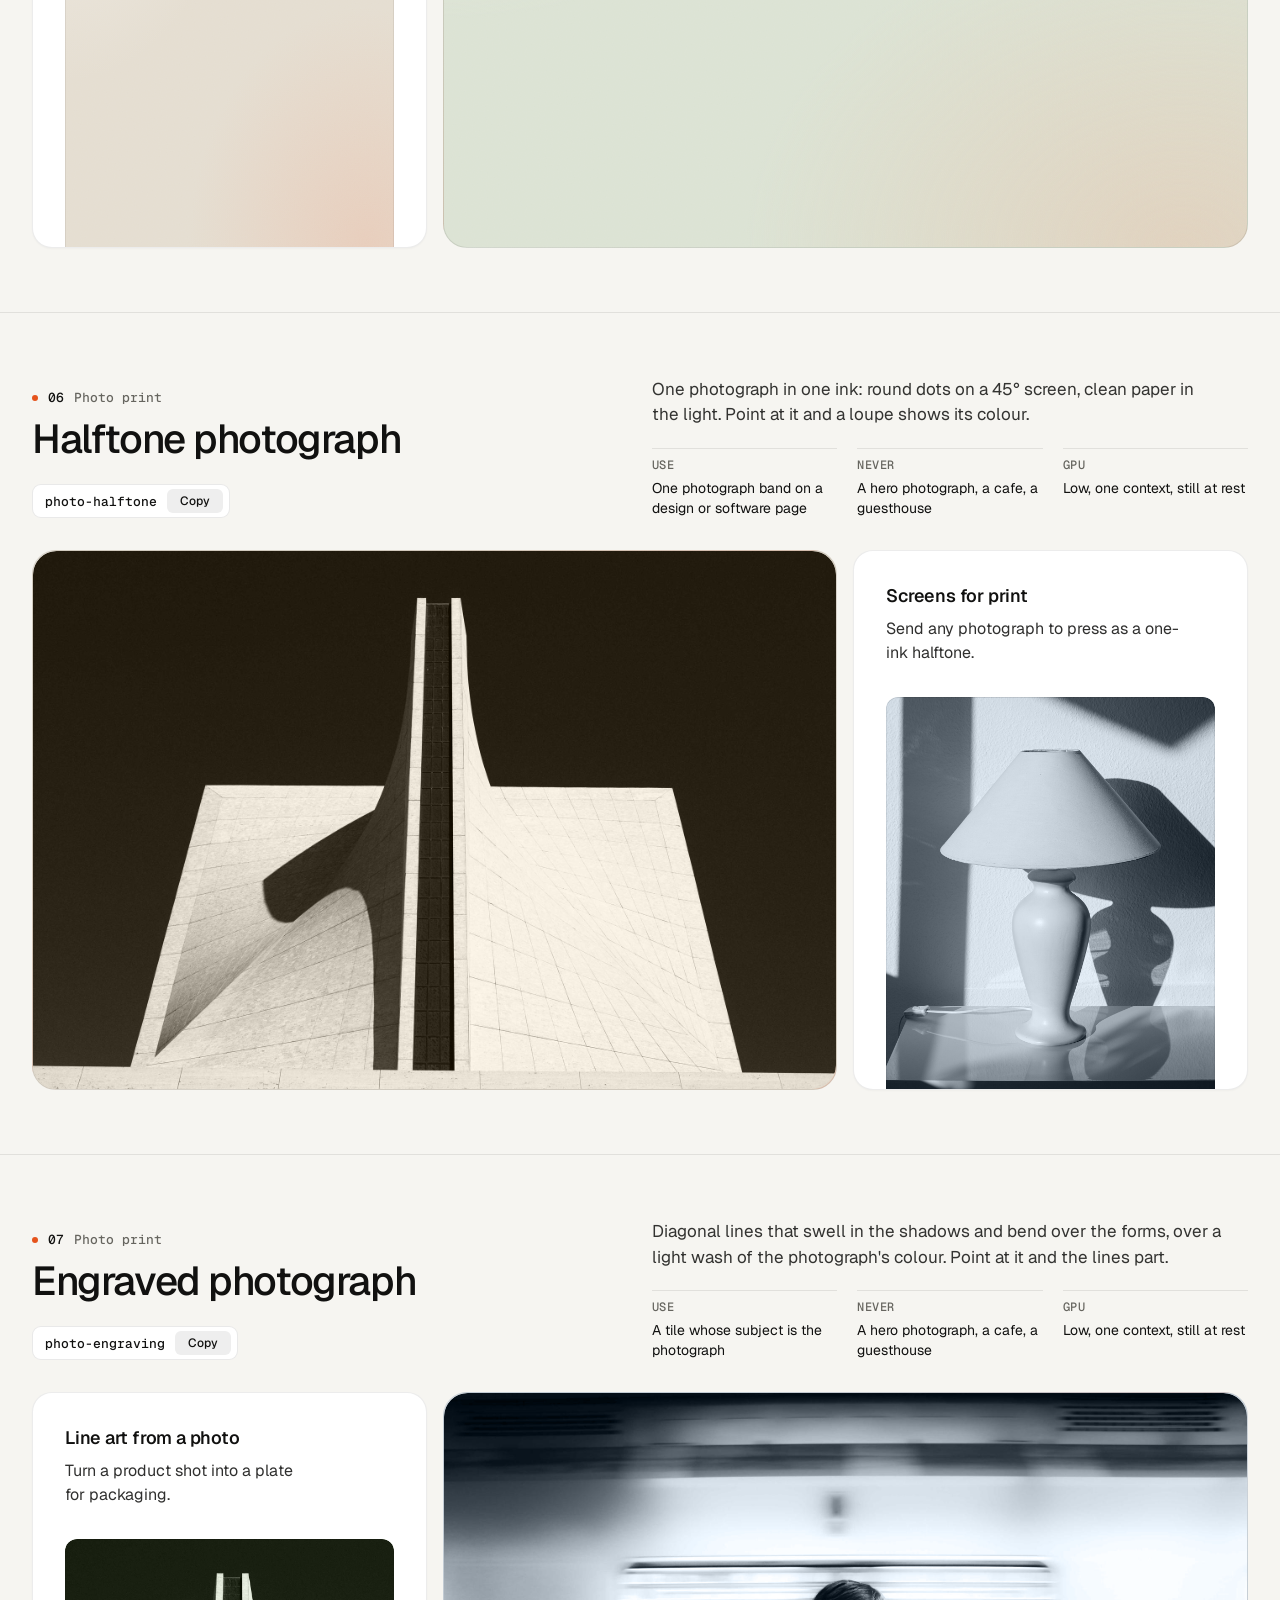
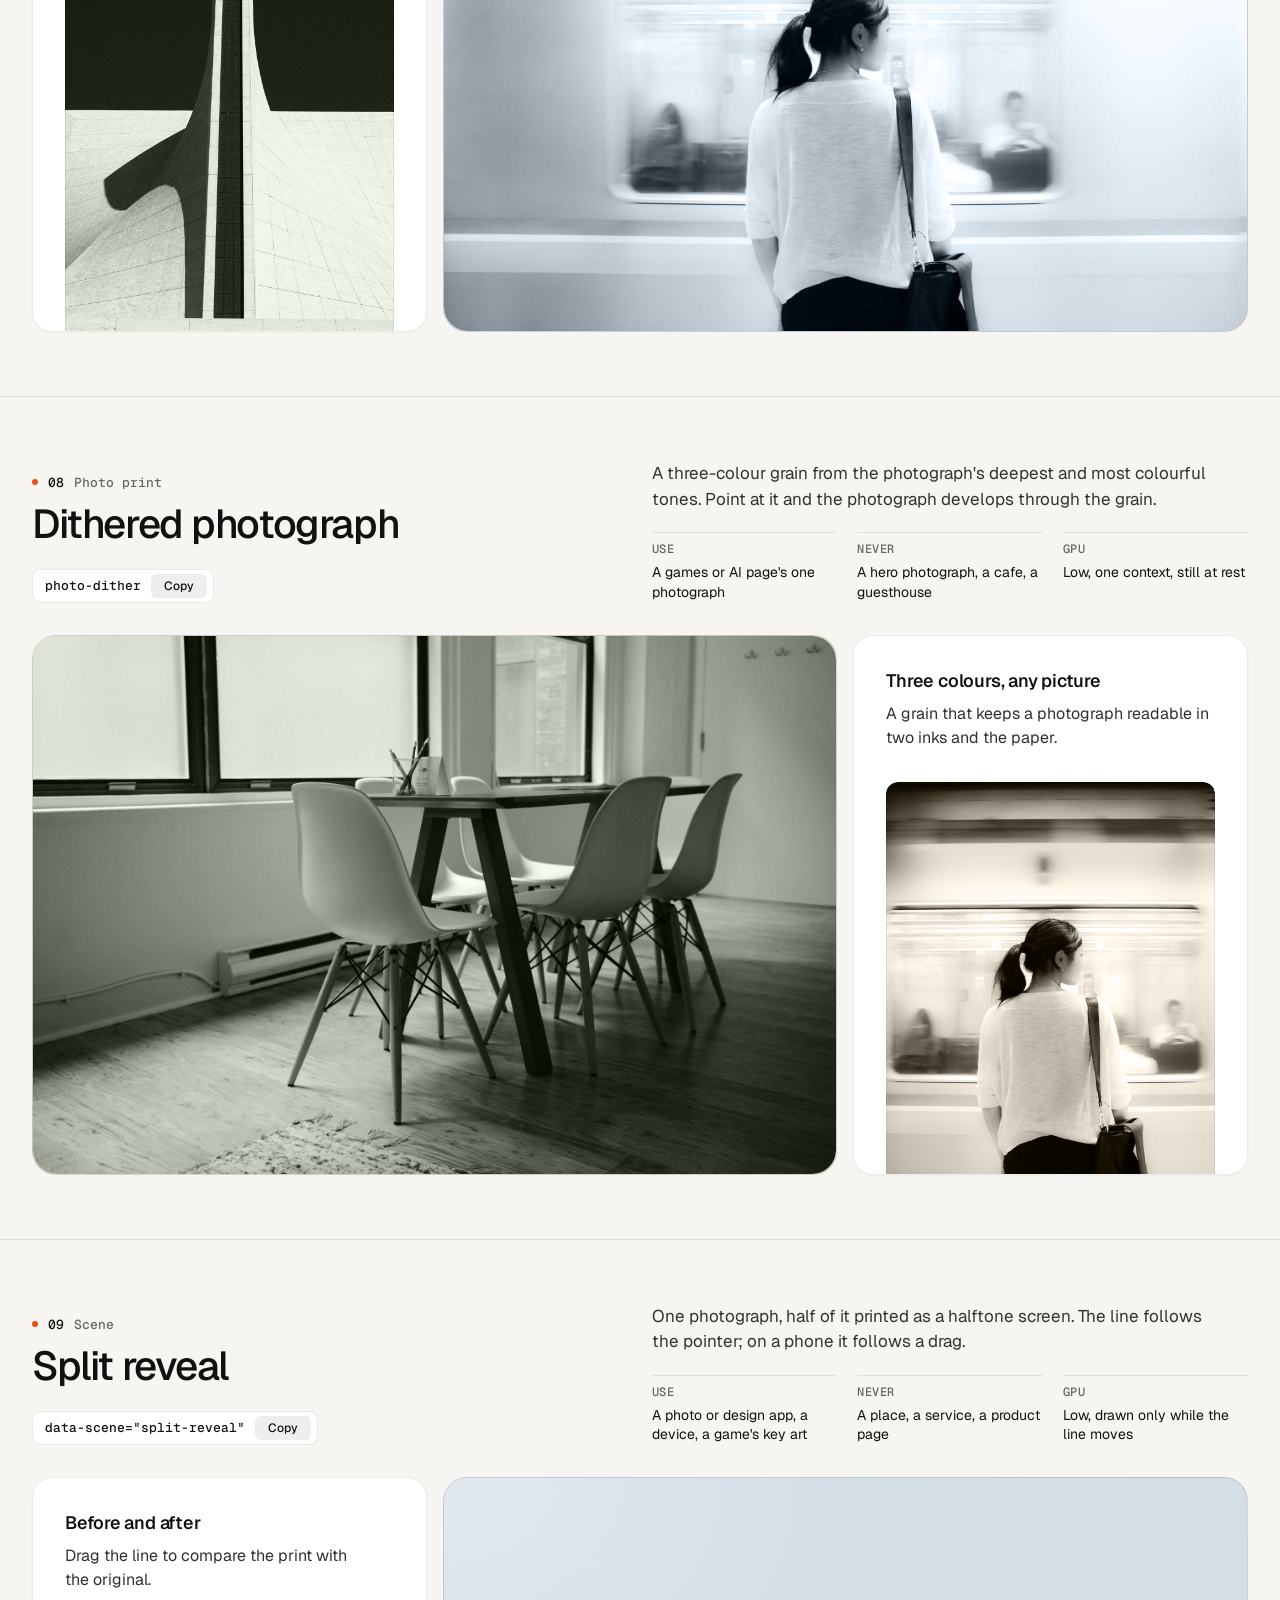
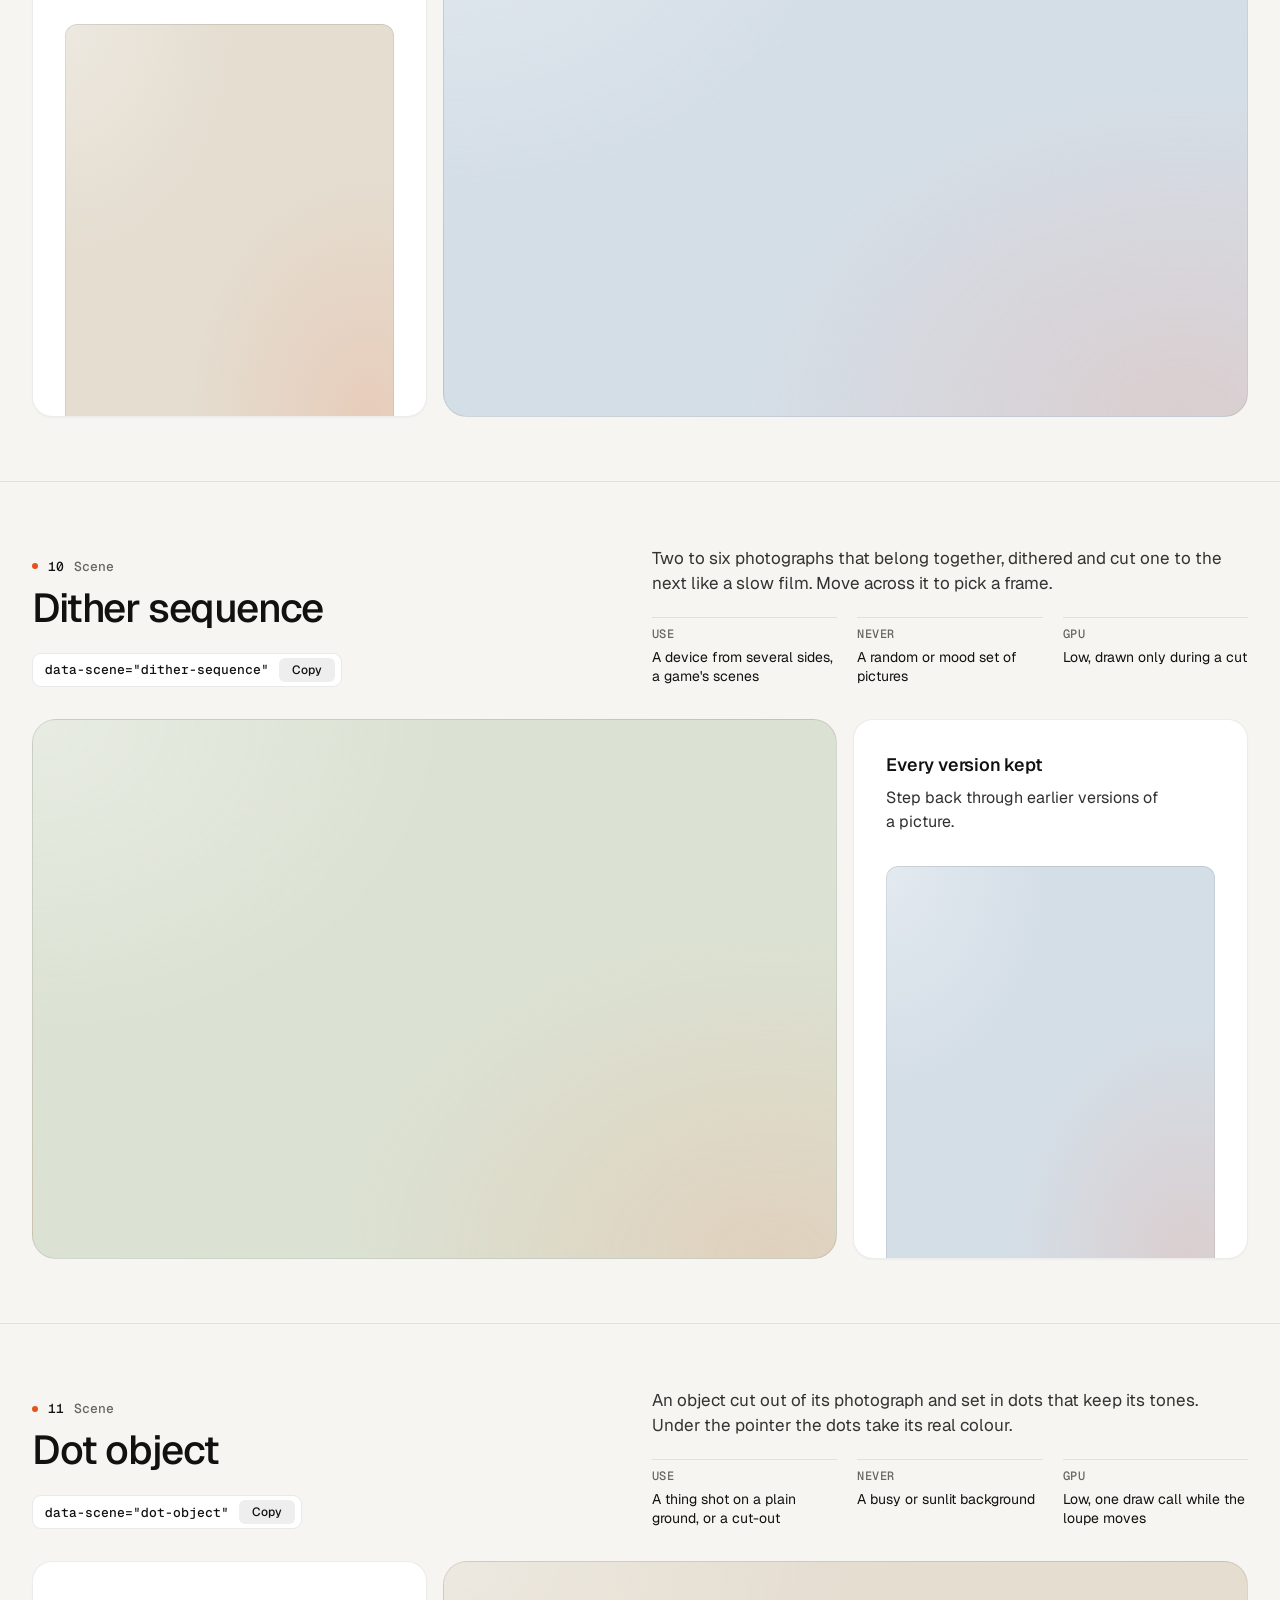
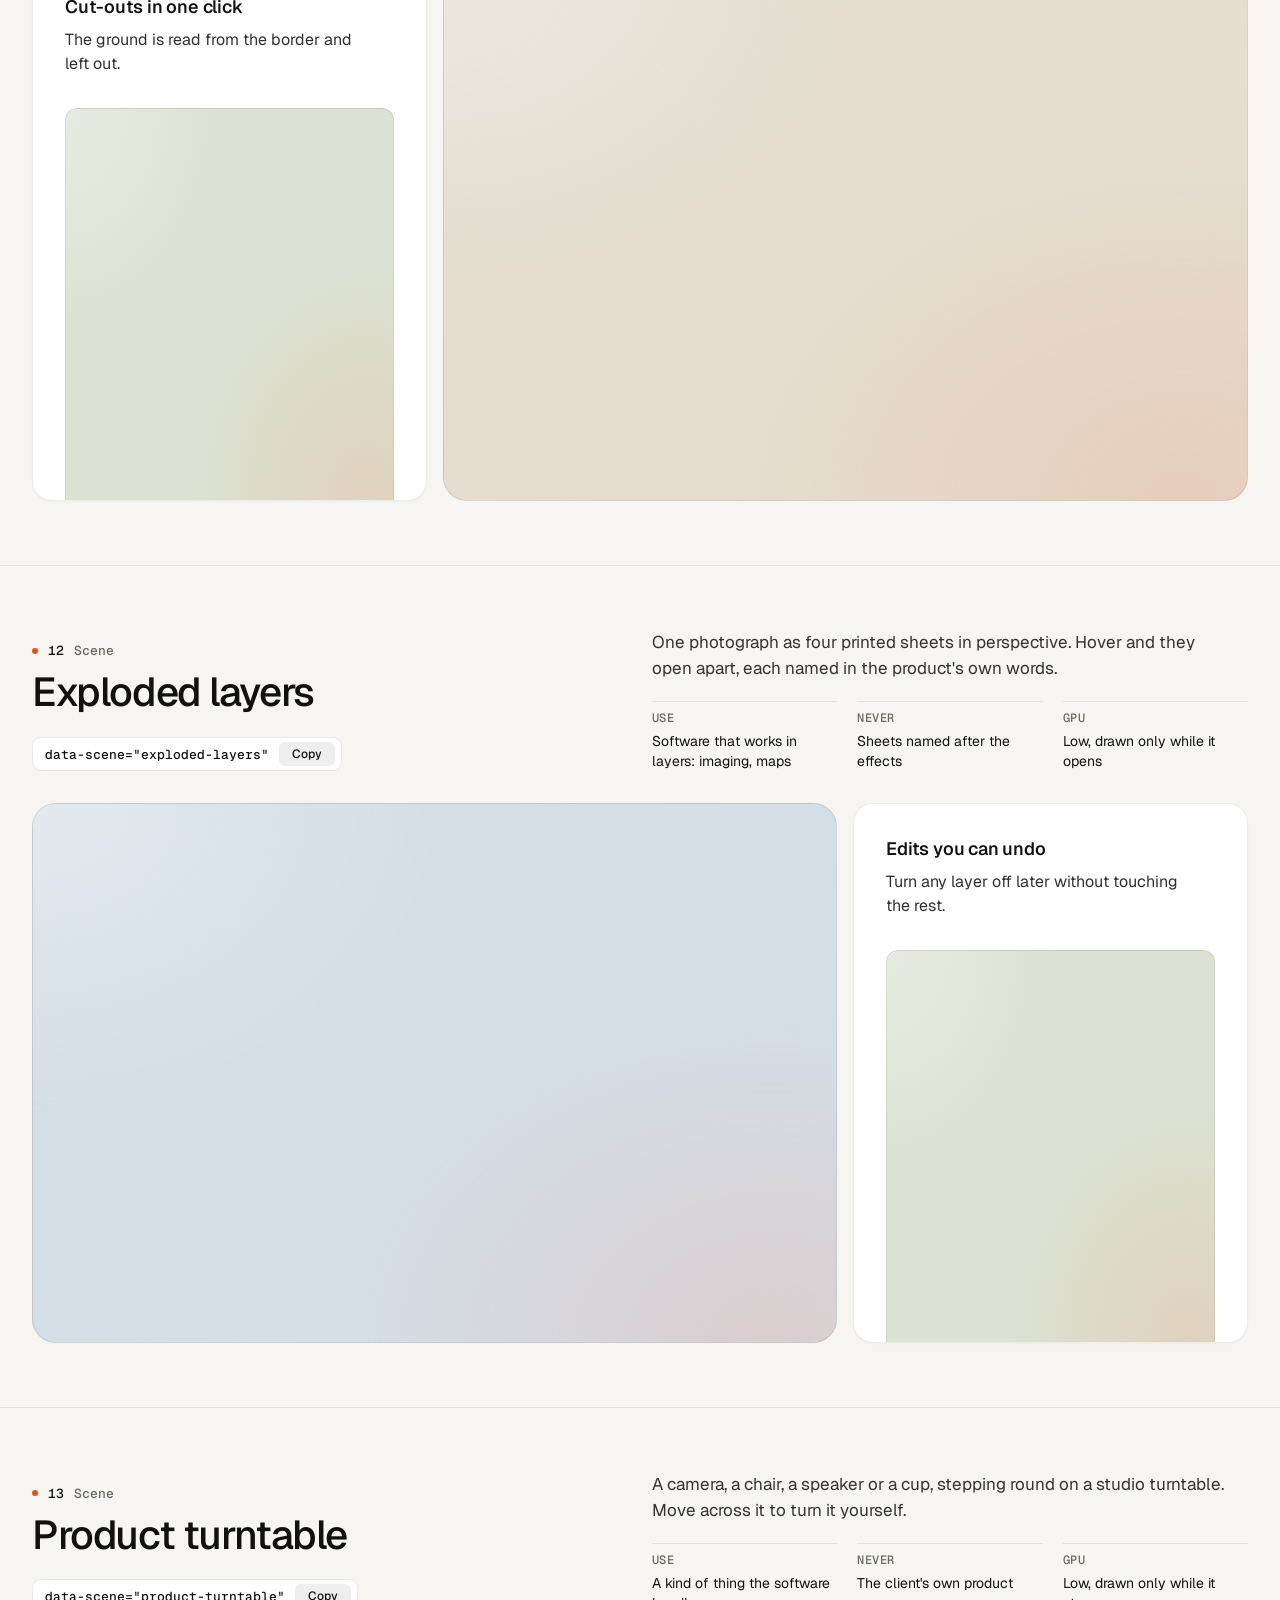
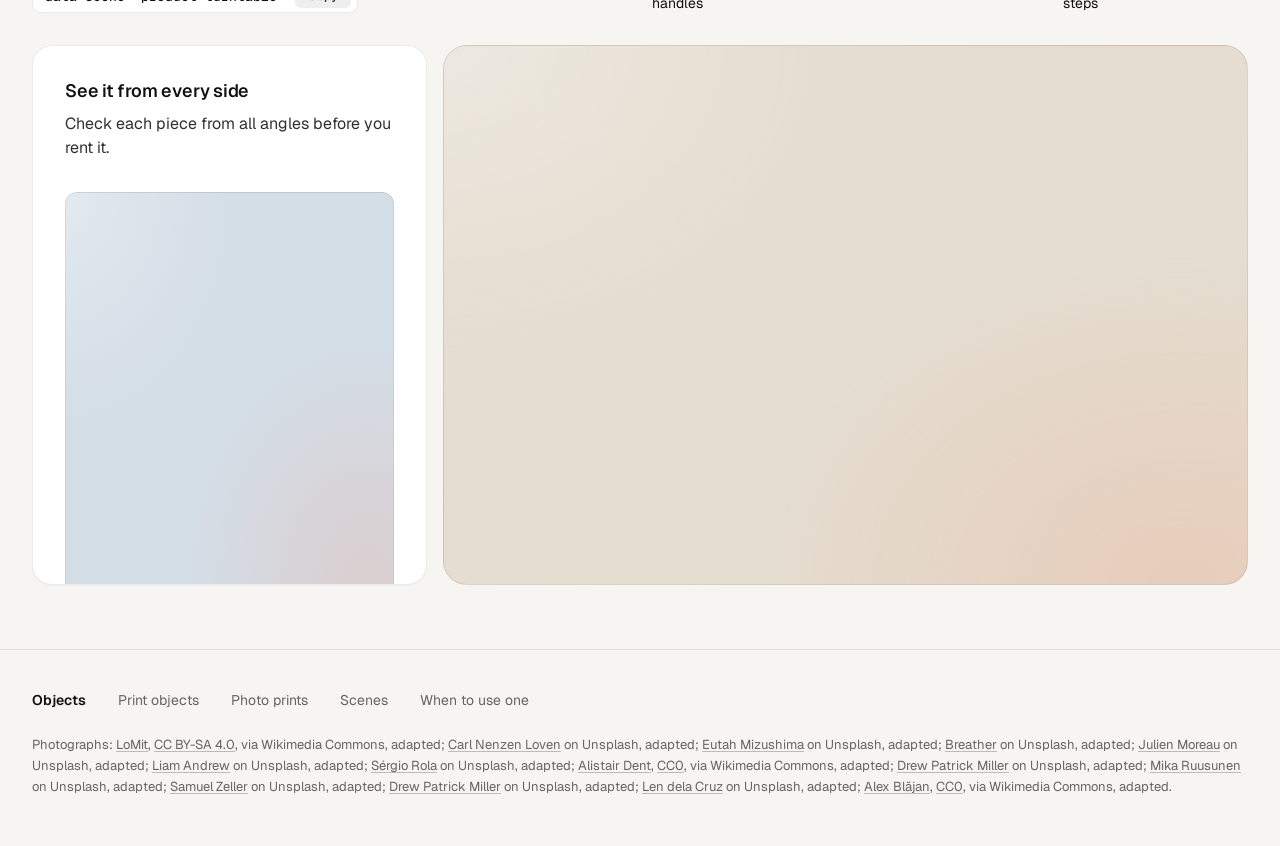
<file: assets/objects/index.html>
<!doctype html>
<html lang="en" data-palette="paper">
<head>
<script>window.__tpGlMax = 16;   /* a gallery shows many live effects at once; a page of a site keeps the default 4 (fx.js) */</script>
<meta charset="utf-8">
<meta name="viewport" content="width=device-width, initial-scale=1">
<title>Objects</title>
<meta name="description" content="Thirteen objects for one strong moment a page: products drawn in code, photographs printed by a shader, scenes that answer the pointer.">
<link rel="icon" href="data:,">
<link rel="preconnect" href="https://fonts.googleapis.com">
<link rel="preconnect" href="https://fonts.gstatic.com" crossorigin>
<link href="https://fonts.googleapis.com/css2?family=Geist:wght@300..700&family=Geist+Mono:wght@400;500&display=swap" rel="stylesheet">
<link rel="stylesheet" href="../ui/base.css">
<link rel="stylesheet" href="../ui/cards.css">
<style>
  /* palettes: page tokens, four grounds (--g1 sand, --g2 sky, --g3 sage, --g4 deep) and the globe's sea */
  :root {
    --font-text: "Geist", system-ui, sans-serif; --font-mono: "Geist Mono", ui-monospace, monospace;
    --ease: cubic-bezier(.2, .7, .2, 1);
    --gutter: 32px; --max: 1312px;
  }
  [data-palette="paper"] { --bg: #f6f5f1; --card: #ffffff; --surface: #ffffff; --ink: #111110; --muted: #66655f; --accent: #e5531c; --accent-ink: #ffffff;
    --g1: #e4ddd0; --g2: #d4dee7; --g3: #dbe2d3; --g4: #1a2230; --sea: #2f6aa8; --line: rgb(17 17 16 / 0.09); }
  [data-palette="stone"] { --bg: #e6e5e1; --card: #f3f2ef; --surface: #f3f2ef; --ink: #1a1b1d; --muted: #5d5e62; --accent: #2456d6; --accent-ink: #ffffff;
    --g1: #d6d5d0; --g2: #c9d4df; --g3: #dad3c6; --g4: #1d2633; --sea: #2456d6; --line: rgb(26 27 29 / 0.1); }
  [data-palette="graphite"] { --bg: #0b0b0c; --card: #141416; --surface: #141416; --ink: #f2f2ef; --muted: #96979c; --accent: #ff7a3c; --accent-ink: #120c08;
    --g1: #1e1d1b; --g2: #17202a; --g3: #1b201b; --g4: #23262c; --sea: #4f9be0; --line: rgb(242 242 239 / 0.09); }
  [data-palette="night"] { --bg: #070b14; --card: #0e1420; --surface: #0e1420; --ink: #e9edf3; --muted: #8b94a4; --accent: #5ab9fc; --accent-ink: #07101a;
    --g1: #121a29; --g2: #0f2231; --g3: #16202b; --g4: #1b2536; --sea: #5ab9fc; --line: rgb(233 237 243 / 0.09); }

  * { box-sizing: border-box; }
  html { scroll-padding-top: 64px; }
  html, body { margin: 0; }
  body { font-family: var(--font-text); background: var(--bg); color: var(--ink); -webkit-font-smoothing: antialiased; font-size: 16px; line-height: 1.5;
    transition: background-color 320ms var(--ease), color 320ms var(--ease); }
  a { color: inherit; }
  .wrap { max-width: var(--max); margin: 0 auto; padding: 0 var(--gutter); }

  /* ------------------------------------------------ the bar */
  .bar { position: sticky; top: 0; z-index: 30; background: color-mix(in oklab, var(--bg) 84%, transparent); backdrop-filter: blur(16px) saturate(1.2); border-bottom: 1px solid var(--line); }
  .bar__in { height: 64px; display: flex; align-items: center; gap: 32px; }
  .brand { display: inline-flex; align-items: center; gap: 10px; font-weight: 600; font-size: 15px; letter-spacing: -0.01em; text-decoration: none; }
  .brand svg { width: 22px; height: 22px; }
  .brand svg .a { fill: var(--accent); transition: transform 420ms var(--ease); transform-origin: 11px 11px; }
  .brand:hover svg .a { transform: rotate(90deg); }
  .nav { display: flex; gap: 24px; font-size: 14px; }
  .nav a { position: relative; text-decoration: none; color: var(--muted); transition: color 180ms ease; padding: 6px 0; }
  .nav a::after { content: ""; position: absolute; left: 0; right: 0; bottom: 0; height: 1px; background: currentColor; transform: scaleX(0); transform-origin: left; transition: transform 260ms var(--ease); }
  .nav a:hover { color: var(--ink); }
  .nav a:hover::after { transform: scaleX(1); }
  .sp { flex: 1; }
  .swatches { display: flex; align-items: center; gap: 6px; padding: 4px; border-radius: 999px; border: 1px solid var(--line); background: var(--card); }
  .sw { position: relative; width: 26px; height: 26px; border-radius: 50%; border: 0; padding: 0; cursor: pointer; background: linear-gradient(135deg, var(--s-bg) 0 50%, var(--s-ac) 50% 100%);
    box-shadow: inset 0 0 0 1px rgb(0 0 0 / 0.12); transition: transform 200ms var(--ease); }
  .sw::after { content: ""; position: absolute; inset: -3px; border-radius: 50%; box-shadow: 0 0 0 1.5px var(--ink); opacity: 0; transform: scale(0.8); transition: opacity 200ms ease, transform 260ms var(--ease); }
  .sw:hover { transform: scale(1.08); }
  .sw:active { transform: scale(0.94); }
  .sw[aria-pressed="true"]::after { opacity: 1; transform: scale(1); }
  .sw:focus-visible { outline: 2px solid var(--ink); outline-offset: 3px; }
  .sw-label { font-size: 13px; color: var(--muted); min-width: 60px; text-align: right; }

  /* ------------------------------------------------ grounds: a soft lit mesh of the ground's own tone, a fine grain */
  .gr, .card > .panel.gr { --calm-k: 0%; background-color: var(--pg);
    background-image:
      radial-gradient(80% 90% at 92% 100%, color-mix(in oklab, var(--accent) 13%, var(--pg)), transparent 68%),
      radial-gradient(70% 80% at 0% 0%, color-mix(in oklab, var(--lift, #ffffff) var(--lift-k, 34%), var(--pg)), transparent 72%); }
  .gr.dk, [data-palette="graphite"] .gr, [data-palette="night"] .gr { --lift: #ffffff; --lift-k: 6%; }
  .grain { position: absolute; inset: 0; z-index: 0; pointer-events: none; opacity: .32; mix-blend-mode: soft-light; border-radius: inherit;
    background-image: url("data:image/svg+xml;utf8,<svg xmlns='http://www.w3.org/2000/svg' width='160' height='160'><filter id='n'><feTurbulence type='fractalNoise' baseFrequency='.85' numOctaves='2' stitchTiles='stitch'/><feColorMatrix values='0 0 0 0 .5  0 0 0 0 .5  0 0 0 0 .5  0 0 0 .9 0'/></filter><rect width='100%' height='100%' filter='url(%23n)'/></svg>"); }
  .slot { position: absolute; inset: 0; z-index: 1; border-radius: inherit; }
  .slot > .host { position: absolute; inset: 0; border-radius: inherit; overflow: hidden; }

  /* ------------------------------------------------ hero */
  .hero { min-height: calc(100svh - 64px); display: grid; align-items: center; padding: 56px 0; }
  .hero__grid { display: grid; grid-template-columns: repeat(12, minmax(0, 1fr)); gap: 24px; align-items: center; }
  .hero__copy { grid-column: 1 / span 5; }
  .hero h1 { margin: 0; font-size: clamp(44px, 3.4vw + 12px, 72px); line-height: 1.02; letter-spacing: -0.045em; font-weight: 520; text-wrap: balance; }
  .hero__lede { margin: 24px 0 0; font-size: 19px; line-height: 1.5; color: var(--muted); max-width: 40ch; text-wrap: pretty; }
  .index { margin: 40px 0 0; padding: 0; list-style: none; border-top: 1px solid var(--line); max-width: 460px; }
  .index a { display: grid; grid-template-columns: 1fr auto 20px; align-items: center; gap: 16px; padding: 14px 0; border-bottom: 1px solid var(--line); text-decoration: none; font-size: 16px; font-weight: 500; }
  .index a span { font: 500 13px/1 var(--font-mono); color: var(--muted); }
  .index a svg { width: 16px; height: 16px; transition: transform 260ms var(--ease); }
  .index a:hover svg { transform: translateX(4px); }
  .hero__pics { grid-column: 7 / span 6; display: grid; grid-template-columns: 1fr 1fr; gap: 16px; height: min(70svh, 660px); min-height: 440px; }
  .pic { position: relative; overflow: clip; border-radius: 20px; border: 1px solid var(--line); isolation: isolate; }
  .pic img { position: absolute; inset: 0; width: 100%; height: 100%; object-fit: cover; object-position: 50% 42%; display: block; }
  .pic--down { margin-top: 48px; }

  /* ------------------------------------------------ an object, one screen */
  .obj { min-height: calc(100svh - 64px); display: grid; align-content: center; padding: 64px 0; border-top: 1px solid var(--line); }
  .obj__head { display: grid; grid-template-columns: repeat(12, minmax(0, 1fr)); gap: 24px; align-items: end; margin-bottom: 32px; }
  .obj__title { grid-column: 1 / span 5; }
  .obj__n { margin: 0 0 14px; font: 500 13px/1 var(--font-mono); color: var(--muted); display: flex; gap: 10px; align-items: center; }
  .obj__n b { color: var(--ink); font-weight: 500; }
  .obj__n i { width: 6px; height: 6px; border-radius: 50%; background: var(--accent); display: inline-block; }
  .obj h2 { margin: 0; font-size: clamp(34px, 1.9vw + 16px, 52px); line-height: 1.04; letter-spacing: -0.035em; font-weight: 520; text-wrap: balance; }
  .obj__about { grid-column: 7 / span 6; }
  .obj__line { margin: 0; font-size: 17px; line-height: 1.5; color: color-mix(in oklab, var(--ink) 82%, var(--bg)); max-width: 52ch; text-wrap: pretty; }
  .facts { display: grid; grid-template-columns: repeat(3, minmax(0, 1fr)); gap: 20px; margin: 20px 0 0; }
  .facts div { border-top: 1px solid var(--line); padding-top: 10px; }
  .facts dt { font: 500 12px/1 var(--font-mono); color: var(--muted); text-transform: uppercase; letter-spacing: .04em; }
  .facts dd { margin: 8px 0 0; font-size: 14px; line-height: 1.4; }
  .copy { margin-top: 24px; display: inline-flex; align-items: center; gap: 10px; height: 34px; padding: 0 6px 0 12px; border-radius: 9px; border: 1px solid var(--line);
    background: var(--card); color: var(--ink); font: 500 13px/1 var(--font-mono); cursor: pointer; transition: border-color 180ms ease, transform 160ms var(--ease); }
  .copy:hover { border-color: color-mix(in oklab, var(--ink) 24%, transparent); }
  .copy:active { transform: scale(0.97); }
  .copy:focus-visible { outline: 2px solid var(--ink); outline-offset: 2px; }
  .copy em { font-style: normal; display: inline-grid; place-items: center; height: 24px; padding: 0 8px; border-radius: 6px; background: color-mix(in oklab, var(--ink) 7%, transparent); font-family: var(--font-text); font-size: 12px; overflow: hidden; }
  .copy em span { grid-area: 1 / 1; transition: transform 260ms var(--ease), opacity 200ms ease; }
  .copy em span + span { transform: translateY(110%); opacity: 0; }
  .copy.done em span:first-child { transform: translateY(-110%); opacity: 0; }
  .copy.done em span + span { transform: none; opacity: 1; }

  .duo { display: grid; grid-template-columns: repeat(12, minmax(0, 1fr)); gap: 16px; height: clamp(400px, calc(100svh - 360px), 600px); }
  .big { grid-column: 1 / span 8; position: relative; overflow: clip; isolation: isolate; border-radius: 24px; border: 1px solid var(--line); }
  .duo .card { grid-column: 9 / span 4; }
  .obj:nth-of-type(even) .big { grid-column: 5 / span 8; grid-row: 1; }
  .obj:nth-of-type(even) .duo .card { grid-column: 1 / span 4; grid-row: 1; }
  .duo .card > .panel { flex: 1 1 auto; min-height: 0; }

  /* ------------------------------------------------ footer */
  .foot { border-top: 1px solid var(--line); padding: 40px 0 48px; font-size: 14px; color: var(--muted); }
  .foot__row { display: flex; flex-wrap: wrap; gap: 12px 32px; align-items: baseline; }
  .foot__row b { color: var(--ink); font-weight: 600; }
  .foot__row a { text-decoration: none; }
  .foot__row a:hover { color: var(--ink); }
  .credits { margin: 24px 0 0; font-size: 13px; line-height: 1.6; color: var(--muted); }
  .credits a { text-decoration: underline; text-decoration-color: color-mix(in oklab, currentColor 40%, transparent); text-underline-offset: 2px; }

  @media (max-width: 1023px) {
    .hero__copy, .hero__pics { grid-column: 1 / -1; }
    .hero__pics { height: auto; min-height: 0; }
    .pic { aspect-ratio: 3 / 4; }
    .obj__title, .obj__about { grid-column: 1 / -1; }
    .duo { height: auto; grid-template-columns: minmax(0, 1fr); }
    .big, .duo .card, .obj:nth-of-type(even) .big, .obj:nth-of-type(even) .duo .card { grid-column: 1 / -1; grid-row: auto; }
    .big { aspect-ratio: 4 / 3; }
    .duo .card > .panel { flex: none; height: 320px; }
  }
  @media (max-width: 760px) {
    :root { --gutter: 16px; }
    .nav, .sw-label { display: none; }
    .hero { padding: 32px 0 40px; }
    .hero__lede { font-size: 17px; }
    .hero__pics { gap: 10px; }
    .pic { border-radius: 16px; }
    .pic--down { margin-top: 28px; }
    .obj { padding: 72px 0; min-height: 0; }
    .obj .wrap { display: flex; flex-direction: column; }
    .obj__head, .obj__about { display: contents; }
    .obj__title { order: 1; margin-bottom: 16px; }
    .obj__line { order: 2; margin-bottom: 28px; }
    .duo { order: 3; }
    .facts { order: 4; margin-top: 28px; }
    .copy, .index { display: none; }
    .facts { grid-template-columns: minmax(0, 1fr); gap: 0; }
    .facts div { display: grid; grid-template-columns: 96px 1fr; gap: 12px; padding: 10px 0; }
    .facts dd { margin: 0; }
    .big { aspect-ratio: 4 / 5; border-radius: 18px; }
    .duo .card > .panel { height: 300px; }
  }
  @media (prefers-reduced-motion: reduce) { *, *::before, *::after { transition-duration: 0ms !important; } }
</style>
</head>
<body>
<header class="bar">
  <div class="wrap bar__in">
    <a class="brand" href="#top" aria-label="Objects, back to the top">
      <svg viewBox="0 0 22 22" aria-hidden="true"><rect x="1" y="1" width="20" height="20" rx="6" fill="currentColor"/><rect class="a" x="7" y="7" width="8" height="8" rx="2"/></svg>
      Objects
    </a>
    <nav class="nav" aria-label="Families">
      <a href="#print-cup">Print objects</a>
      <a href="#photo-halftone">Photo prints</a>
      <a href="#split-reveal">Scenes</a>
    </nav>
    <span class="sp"></span>
    <span class="sw-label" id="sw-label">Paper</span>
    <div class="swatches" role="group" aria-label="Palette">
      <button type="button" class="sw" data-pal="paper" aria-label="Paper" aria-pressed="true" style="--s-bg:#f6f5f1;--s-ac:#e5531c"></button>
      <button type="button" class="sw" data-pal="stone" aria-label="Stone" aria-pressed="false" style="--s-bg:#e6e5e1;--s-ac:#2456d6"></button>
      <button type="button" class="sw" data-pal="graphite" aria-label="Graphite" aria-pressed="false" style="--s-bg:#141416;--s-ac:#ff7a3c"></button>
      <button type="button" class="sw" data-pal="night" aria-label="Night" aria-pressed="false" style="--s-bg:#0e1420;--s-ac:#5ab9fc"></button>
    </div>
  </div>
</header>

<main id="top">
  <section class="hero">
    <div class="wrap hero__grid">
      <div class="hero__copy">
        <h1>Objects for one strong moment a page.</h1>
        <p class="hero__lede">Products drawn in code, photographs printed by a shader, and scenes that answer the pointer. A photograph leads where there is one. An object leads where there is none.</p>
        <ul class="index">
          <li><a href="#print-cup">Print objects <span>05</span><svg viewBox="0 0 16 16" fill="none" stroke="currentColor" stroke-width="1.5" aria-hidden="true"><path d="M3 8h10M9 4l4 4-4 4"/></svg></a></li>
          <li><a href="#photo-halftone">Photo prints <span>03</span><svg viewBox="0 0 16 16" fill="none" stroke="currentColor" stroke-width="1.5" aria-hidden="true"><path d="M3 8h10M9 4l4 4-4 4"/></svg></a></li>
          <li><a href="#split-reveal">Scenes <span>05</span><svg viewBox="0 0 16 16" fill="none" stroke="currentColor" stroke-width="1.5" aria-hidden="true"><path d="M3 8h10M9 4l4 4-4 4"/></svg></a></li>
        </ul>
      </div>
      <div class="hero__pics">
        <div class="pic"><img src="photo-kit/photos/lamp.jpg" width="1280" height="1757" alt="Cream ceramic table lamp on a glossy side table in low sun" decoding="async"></div>
        <article class="pic pic--down gr" style="--pg: var(--g1)" aria-label="A balanced-arm desk lamp">
          <div class="grain"></div>
          <div class="slot" data-slot='{"kind":"print","id":"print-lamp","place":"card","ground":"g1","params":{"size":1.06,"x":-0.08,"y":-0.2}}'></div>
        </article>
      </div>
    </div>
  </section>

  <!-- ===================================================== print objects -->
  <section class="obj" id="print-cup">
    <div class="wrap">
      <div class="obj__head">
        <div class="obj__title"><p class="obj__n"><i></i><b>01</b> Print object</p><h2>Cup and saucer</h2>
          <button type="button" class="copy" data-copy='<div data-print="print-cup" data-print-place="card"></div>'>data-print="print-cup"<em><span>Copy</span><span>Copied</span></em></button></div>
        <div class="obj__about">
          <p class="obj__line">A porcelain cup of coffee on its saucer, the glaze in your accent. Click it to stir.</p>
          <dl class="facts"><div><dt>Leads</dt><dd>A tableware maker with no photographs</dd></div><div><dt>As a print</dt><dd>A software card about a morning</dd></div><div><dt>GPU</dt><dd>High while it turns, one frame at rest</dd></div></dl>
        </div>
      </div>
      <div class="duo">
        <article class="big gr" style="--pg: var(--g1)"><div class="grain"></div>
          <div class="slot" data-slot='{"kind":"print","id":"print-cup","place":"hero","ground":"g1","params":{"size":0.96,"x":0.16,"y":-0.04}}'></div></article>
        <article class="card"><h3>Morning digest</h3><p>One email at 8:00 with everything that changed overnight.</p>
          <div class="panel gr" style="--pg: var(--g2)"><div class="grain"></div>
            <div class="slot" data-slot='{"kind":"print","id":"print-cup","place":"card","ground":"g2","params":{"effect":"halftone","turn":0}}'></div></div></article>
      </div>
    </div>
  </section>

  <section class="obj" id="print-wheel">
    <div class="wrap">
      <div class="obj__head">
        <div class="obj__title"><p class="obj__n"><i></i><b>02</b> Print object</p><h2>Bicycle wheel</h2>
          <button type="button" class="copy" data-copy='<div data-print="print-wheel" data-print-place="card"></div>'>data-print="print-wheel"<em><span>Copy</span><span>Copied</span></em></button></div>
        <div class="obj__about">
          <p class="obj__line">A road wheel with a tan-wall tyre, an alloy rim and 24 spokes, the hub in your accent. Click it to spin it up.</p>
          <dl class="facts"><div><dt>Leads</dt><dd>A maker of wheels or hubs, never a whole bike</dd></div><div><dt>As a print</dt><dd>A card about speed or a mechanism</dd></div><div><dt>GPU</dt><dd>High while it turns, one frame at rest</dd></div></dl>
        </div>
      </div>
      <div class="duo">
        <article class="big gr" style="--pg: var(--g2)"><div class="grain"></div>
          <div class="slot" data-slot='{"kind":"print","id":"print-wheel","place":"card","ground":"g2","params":{"size":1.34,"x":-0.08,"y":-0.3}}'></div></article>
        <article class="card"><h3>Background sync</h3><p>Runs every five minutes, whether the app is open or not.</p>
          <div class="panel gr" style="--pg: var(--g3)"><div class="grain"></div>
            <div class="slot" data-slot='{"kind":"print","id":"print-wheel","place":"card","ground":"g3","params":{"effect":"halftone","turn":0}}'></div></div></article>
      </div>
    </div>
  </section>

  <section class="obj" id="print-lamp">
    <div class="wrap">
      <div class="obj__head">
        <div class="obj__title"><p class="obj__n"><i></i><b>03</b> Print object</p><h2>Desk lamp</h2>
          <button type="button" class="copy" data-copy='<div data-print="print-lamp" data-print-place="card"></div>'>data-print="print-lamp"<em><span>Copy</span><span>Copied</span></em></button></div>
        <div class="obj__about">
          <p class="obj__line">A balanced-arm desk lamp on chrome springs, the base and shade enamelled in your accent. Click it to switch it on.</p>
          <dl class="facts"><div><dt>Leads</dt><dd>A lighting maker with no photographs</dd></div><div><dt>As a print</dt><dd>A card about focus or working late</dd></div><div><dt>GPU</dt><dd>High while it moves, one frame at rest</dd></div></dl>
        </div>
      </div>
      <div class="duo">
        <article class="big gr" style="--pg: var(--g3)"><div class="grain"></div>
          <div class="slot" data-slot='{"kind":"print","id":"print-lamp","place":"hero","ground":"g3","params":{"size":0.98,"x":0.14,"y":-0.06,"angle":-24}}'></div></article>
        <article class="card"><h3>Focus mode</h3><p>Alerts wait until you switch it off.</p>
          <div class="panel gr dk" style="--pg: var(--g4)"><div class="grain"></div>
            <div class="slot" data-slot='{"kind":"print","id":"print-lamp","place":"card","ground":"g4","params":{"effect":"dither","step":1,"turn":0}}' aria-label="A desk lamp, switched on"></div></div></article>
      </div>
    </div>
  </section>

  <section class="obj" id="print-globe">
    <div class="wrap">
      <div class="obj__head">
        <div class="obj__title"><p class="obj__n"><i></i><b>04</b> Print object</p><h2>Desk globe</h2>
          <button type="button" class="copy" data-copy='<div data-print="print-globe" data-print-place="card" data-print-params=&apos;{"effect":"engrave"}&apos;></div>'>data-print="print-globe"<em><span>Copy</span><span>Copied</span></em></button></div>
        <div class="obj__about">
          <p class="obj__line">A desk globe with the real coastlines, a brass meridian and a walnut stand. Its sea takes a blue or teal accent. Click it to spin.</p>
          <dl class="facts"><div><dt>Leads</dt><dd>A maker of globes or maps</dd></div><div><dt>As a print</dt><dd>A card about regions or shipping</dd></div><div><dt>GPU</dt><dd>High while it turns, one frame at rest</dd></div></dl>
        </div>
      </div>
      <div class="duo">
        <article class="big gr" style="--pg: var(--g2)"><div class="grain"></div>
          <div class="slot" data-slot='{"kind":"print","id":"print-globe","place":"card","ground":"g2","sea":true,"params":{"size":1.3,"x":-0.1,"y":-0.3}}'></div></article>
        <article class="card"><h3>14 regions</h3><p>Pick where your data lives. Move it later in two clicks.</p>
          <div class="panel gr dk" style="--pg: var(--g4)"><div class="grain"></div>
            <div class="slot" data-slot='{"kind":"print","id":"print-globe","place":"card","ground":"g4","sea":true,"params":{"effect":"engrave","turn":0}}'></div></div></article>
      </div>
    </div>
  </section>

  <section class="obj" id="print-cards">
    <div class="wrap">
      <div class="obj__head">
        <div class="obj__title"><p class="obj__n"><i></i><b>05</b> Print object</p><h2>Playing cards</h2>
          <button type="button" class="copy" data-copy='<div data-print="print-cards" data-print-place="card"></div>'>data-print="print-cards"<em><span>Copy</span><span>Copied</span></em></button></div>
        <div class="obj__about">
          <p class="obj__line">A stack of playing cards, the ace of diamonds face up and the backs in your accent. Click to fan them out.</p>
          <dl class="facts"><div><dt>Leads</dt><dd>A maker of card or board games</dd></div><div><dt>As a print</dt><dd>A games card about a hand or a deal</dd></div><div><dt>GPU</dt><dd>High while it moves, one frame at rest</dd></div></dl>
        </div>
      </div>
      <div class="duo">
        <article class="big gr" style="--pg: var(--g3)"><div class="grain"></div>
          <div class="slot" data-slot='{"kind":"print","id":"print-cards","place":"hero","ground":"g3","params":{"size":0.98,"x":0.16,"y":-0.04}}'></div></article>
        <article class="card"><h3>Fair draws</h3><p>Every shuffle is logged, so any player can check a deal.</p>
          <div class="panel gr" style="--pg: var(--g1)"><div class="grain"></div>
            <div class="slot" data-slot='{"kind":"print","id":"print-cards","place":"card","ground":"g1","params":{"effect":"halftone","turn":0}}'></div></div></article>
      </div>
    </div>
  </section>

  <!-- ===================================================== photo prints -->
  <section class="obj" id="photo-halftone">
    <div class="wrap">
      <div class="obj__head">
        <div class="obj__title"><p class="obj__n"><i></i><b>06</b> Photo print</p><h2>Halftone photograph</h2>
          <button type="button" class="copy" data-copy="import print from './assets/objects/photo-halftone/object.js'; print.mount(frame, { palette: fx.readPalette(frame) });">photo-halftone<em><span>Copy</span><span>Copied</span></em></button></div>
        <div class="obj__about">
          <p class="obj__line">One photograph in one ink: round dots on a 45° screen, clean paper in the light. Point at it and a loupe shows its colour.</p>
          <dl class="facts"><div><dt>Use</dt><dd>One photograph band on a design or software page</dd></div><div><dt>Never</dt><dd>A hero photograph, a cafe, a guesthouse</dd></div><div><dt>GPU</dt><dd>Low, one context, still at rest</dd></div></dl>
        </div>
      </div>
      <div class="duo">
        <article class="big gr" style="--pg: var(--g1)">
          <div class="slot" data-slot='{"kind":"photo","id":"photo-halftone","ground":"g1","photo":"concrete"}'></div></article>
        <article class="card"><h3>Screens for print</h3><p>Send any photograph to press as a one-ink halftone.</p>
          <div class="panel gr" style="--pg: var(--g2)">
            <div class="slot" data-slot='{"kind":"photo","id":"photo-halftone","ground":"g2","photo":"lamp","params":{"tint":1}}'></div></div></article>
      </div>
    </div>
  </section>

  <section class="obj" id="photo-engraving">
    <div class="wrap">
      <div class="obj__head">
        <div class="obj__title"><p class="obj__n"><i></i><b>07</b> Photo print</p><h2>Engraved photograph</h2>
          <button type="button" class="copy" data-copy="import print from './assets/objects/photo-engraving/object.js'; print.mount(frame, { palette: fx.readPalette(frame) });">photo-engraving<em><span>Copy</span><span>Copied</span></em></button></div>
        <div class="obj__about">
          <p class="obj__line">Diagonal lines that swell in the shadows and bend over the forms, over a light wash of the photograph's colour. Point at it and the lines part.</p>
          <dl class="facts"><div><dt>Use</dt><dd>A tile whose subject is the photograph</dd></div><div><dt>Never</dt><dd>A hero photograph, a cafe, a guesthouse</dd></div><div><dt>GPU</dt><dd>Low, one context, still at rest</dd></div></dl>
        </div>
      </div>
      <div class="duo">
        <article class="big gr" style="--pg: var(--g2)">
          <div class="slot" data-slot='{"kind":"photo","id":"photo-engraving","ground":"g2","photo":"platform","photoDark":"concrete"}'></div></article>
        <article class="card"><h3>Line art from a photo</h3><p>Turn a product shot into a plate for packaging.</p>
          <div class="panel gr" style="--pg: var(--g3)">
            <div class="slot" data-slot='{"kind":"photo","id":"photo-engraving","ground":"g3","photo":"concrete","photoDark":"room"}'></div></div></article>
      </div>
    </div>
  </section>

  <section class="obj" id="photo-dither">
    <div class="wrap">
      <div class="obj__head">
        <div class="obj__title"><p class="obj__n"><i></i><b>08</b> Photo print</p><h2>Dithered photograph</h2>
          <button type="button" class="copy" data-copy="import print from './assets/objects/photo-dither/object.js'; print.mount(frame, { palette: fx.readPalette(frame) });">photo-dither<em><span>Copy</span><span>Copied</span></em></button></div>
        <div class="obj__about">
          <p class="obj__line">A three-colour grain from the photograph's deepest and most colourful tones. Point at it and the photograph develops through the grain.</p>
          <dl class="facts"><div><dt>Use</dt><dd>A games or AI page's one photograph</dd></div><div><dt>Never</dt><dd>A hero photograph, a cafe, a guesthouse</dd></div><div><dt>GPU</dt><dd>Low, one context, still at rest</dd></div></dl>
        </div>
      </div>
      <div class="duo">
        <article class="big gr" style="--pg: var(--g3)">
          <div class="slot" data-slot='{"kind":"photo","id":"photo-dither","ground":"g3","photo":"room"}'></div></article>
        <article class="card"><h3>Three colours, any picture</h3><p>A grain that keeps a photograph readable in two inks and the paper.</p>
          <div class="panel gr" style="--pg: var(--g1)">
            <div class="slot" data-slot='{"kind":"photo","id":"photo-dither","ground":"g1","photo":"platform"}'></div></div></article>
      </div>
    </div>
  </section>

  <!-- ===================================================== scenes -->
  <section class="obj" id="split-reveal">
    <div class="wrap">
      <div class="obj__head">
        <div class="obj__title"><p class="obj__n"><i></i><b>09</b> Scene</p><h2>Split reveal</h2>
          <button type="button" class="copy" data-copy='<div data-scene="split-reveal" data-scene-src="assets/img/photo.jpg"></div>'>data-scene="split-reveal"<em><span>Copy</span><span>Copied</span></em></button></div>
        <div class="obj__about">
          <p class="obj__line">One photograph, half of it printed as a halftone screen. The line follows the pointer; on a phone it follows a drag.</p>
          <dl class="facts"><div><dt>Use</dt><dd>A photo or design app, a device, a game's key art</dd></div><div><dt>Never</dt><dd>A place, a service, a product page</dd></div><div><dt>GPU</dt><dd>Low, drawn only while the line moves</dd></div></dl>
        </div>
      </div>
      <div class="duo">
        <article class="big gr" style="--pg: var(--g2)">
          <div class="slot" data-slot='{"kind":"scene","id":"split-reveal","ground":"g2","src":"default"}'></div></article>
        <article class="card"><h3>Before and after</h3><p>Drag the line to compare the print with the original.</p>
          <div class="panel gr" style="--pg: var(--g1)">
            <div class="slot" data-slot='{"kind":"scene","id":"split-reveal","ground":"g1","src":"roof","params":{"side":"right","split":0.42}}'></div></div></article>
      </div>
    </div>
  </section>

  <section class="obj" id="dither-sequence">
    <div class="wrap">
      <div class="obj__head">
        <div class="obj__title"><p class="obj__n"><i></i><b>10</b> Scene</p><h2>Dither sequence</h2>
          <button type="button" class="copy" data-copy='<div data-scene="dither-sequence" data-scene-src=&apos;[{"src":"a.jpg"},{"src":"b.jpg"}]&apos;></div>'>data-scene="dither-sequence"<em><span>Copy</span><span>Copied</span></em></button></div>
        <div class="obj__about">
          <p class="obj__line">Two to six photographs that belong together, dithered and cut one to the next like a slow film. Move across it to pick a frame.</p>
          <dl class="facts"><div><dt>Use</dt><dd>A device from several sides, a game's scenes</dd></div><div><dt>Never</dt><dd>A random or mood set of pictures</dd></div><div><dt>GPU</dt><dd>Low, drawn only during a cut</dd></div></dl>
        </div>
      </div>
      <div class="duo">
        <article class="big gr" style="--pg: var(--g3)">
          <div class="slot" data-slot='{"kind":"scene","id":"dither-sequence","ground":"g3","src":"default"}'></div></article>
        <article class="card"><h3>Every version kept</h3><p>Step back through earlier versions of a picture.</p>
          <div class="panel gr" style="--pg: var(--g2)">
            <div class="slot" data-slot='{"kind":"scene","id":"dither-sequence","ground":"g2","src":"spirals","params":{"fit":"contain","autoplay":0}}'></div></div></article>
      </div>
    </div>
  </section>

  <section class="obj" id="dot-object">
    <div class="wrap">
      <div class="obj__head">
        <div class="obj__title"><p class="obj__n"><i></i><b>11</b> Scene</p><h2>Dot object</h2>
          <button type="button" class="copy" data-copy='<div data-scene="dot-object" data-scene-src="assets/img/object-on-white.jpg"></div>'>data-scene="dot-object"<em><span>Copy</span><span>Copied</span></em></button></div>
        <div class="obj__about">
          <p class="obj__line">An object cut out of its photograph and set in dots that keep its tones. Under the pointer the dots take its real colour.</p>
          <dl class="facts"><div><dt>Use</dt><dd>A thing shot on a plain ground, or a cut-out</dd></div><div><dt>Never</dt><dd>A busy or sunlit background</dd></div><div><dt>GPU</dt><dd>Low, one draw call while the loupe moves</dd></div></dl>
        </div>
      </div>
      <div class="duo">
        <article class="big gr" style="--pg: var(--g1)">
          <div class="slot" data-slot='{"kind":"scene","id":"dot-object","ground":"g1","src":"default"}'></div></article>
        <article class="card"><h3>Cut-outs in one click</h3><p>The ground is read from the border and left out.</p>
          <div class="panel gr" style="--pg: var(--g3)">
            <div class="slot" data-slot='{"kind":"scene","id":"dot-object","ground":"g3","src":"dahlia"}'></div></div></article>
      </div>
    </div>
  </section>

  <section class="obj" id="exploded-layers">
    <div class="wrap">
      <div class="obj__head">
        <div class="obj__title"><p class="obj__n"><i></i><b>12</b> Scene</p><h2>Exploded layers</h2>
          <button type="button" class="copy" data-copy='<div data-scene="exploded-layers" data-scene-src="assets/img/photo.jpg" data-scene-params=&apos;{"names":["Photo","Colour","Light","Depth"]}&apos;></div>'>data-scene="exploded-layers"<em><span>Copy</span><span>Copied</span></em></button></div>
        <div class="obj__about">
          <p class="obj__line">One photograph as four printed sheets in perspective. Hover and they open apart, each named in the product's own words.</p>
          <dl class="facts"><div><dt>Use</dt><dd>Software that works in layers: imaging, maps</dd></div><div><dt>Never</dt><dd>Sheets named after the effects</dd></div><div><dt>GPU</dt><dd>Low, drawn only while it opens</dd></div></dl>
        </div>
      </div>
      <div class="duo">
        <article class="big gr" style="--pg: var(--g2)">
          <div class="slot" data-slot='{"kind":"scene","id":"exploded-layers","ground":"g2","src":"default","params":{"names":["Photo","Colour","Light","Depth"]}}'></div></article>
        <article class="card"><h3>Edits you can undo</h3><p>Turn any layer off later without touching the rest.</p>
          <div class="panel gr" style="--pg: var(--g3)">
            <div class="slot" data-slot='{"kind":"scene","id":"exploded-layers","ground":"g3","src":"lattice"}'></div></div></article>
      </div>
    </div>
  </section>

  <section class="obj" id="product-turntable">
    <div class="wrap">
      <div class="obj__head">
        <div class="obj__title"><p class="obj__n"><i></i><b>13</b> Scene</p><h2>Product turntable</h2>
          <button type="button" class="copy" data-copy='<div data-scene="product-turntable" data-scene-params=&apos;{"form":"chair"}&apos;></div>'>data-scene="product-turntable"<em><span>Copy</span><span>Copied</span></em></button></div>
        <div class="obj__about">
          <p class="obj__line">A camera, a chair, a speaker or a cup, stepping round on a studio turntable. Move across it to turn it yourself.</p>
          <dl class="facts"><div><dt>Use</dt><dd>A kind of thing the software handles</dd></div><div><dt>Never</dt><dd>The client's own product</dd></div><div><dt>GPU</dt><dd>Low, drawn only while it steps</dd></div></dl>
        </div>
      </div>
      <div class="duo">
        <article class="big gr" style="--pg: var(--g1)">
          <div class="slot" data-slot='{"kind":"scene","id":"product-turntable","ground":"g1","params":{"form":"camera"}}' aria-label="A camera on a turntable"></div></article>
        <article class="card"><h3>See it from every side</h3><p>Check each piece from all angles before you rent it.</p>
          <div class="panel gr" style="--pg: var(--g2)">
            <div class="slot" data-slot='{"kind":"scene","id":"product-turntable","ground":"g2","params":{"form":"chair","start":-40,"autoplay":0}}' aria-label="A side chair"></div></div></article>
      </div>
    </div>
  </section>
</main>

<footer class="foot">
  <div class="wrap">
    <div class="foot__row">
      <b>Objects</b>
      <a href="_print-core/README.md">Print objects</a>
      <a href="photo-kit/README.md">Photo prints</a>
      <a href="_scenes/README.md">Scenes</a>
      <a href="../../references/effects-objects.md">When to use one</a>
    </div>
    <p class="credits" id="credits"></p>
  </div>
</footer>

<script type="module">
  /*
    The showcase's own mounting: every [data-slot] mounts when it comes near the screen and is destroyed
    when it leaves, and never more than MAX are mounted at once, so the page holds at most 4 live WebGL
    contexts (each mounted object holds one at most; still print objects hold none).
  */
  import fx from '../effects/fx.js';
  import { creditsLine } from './photo-kit/photo.js';
  import { DEFAULT_PHOTO as SPLIT } from './split-reveal/object.js';
  import { DEFAULT_SEQUENCE } from './dither-sequence/object.js';
  import { DEFAULT_PHOTO as TULIP } from './dot-object/object.js';
  import { DEFAULT_PHOTO as MIXER } from './exploded-layers/object.js';

  const MAX = 4, CAP = { print: 4, photo: 3, scene: 4 };
  const root = document.documentElement;
  const q = new URLSearchParams(location.search);
  const U = 'https://unsplash.com/license', CC0 = 'https://creativecommons.org/publicdomain/zero/1.0/';
  const SRC = {
    roof: { id: 618, ratio: 1.5, alt: 'Curving glass and steel lattice roof in black and white', by: 'Mika Ruusunen', licence: 'Unsplash licence', licenceUrl: U, page: 'https://unsplash.com/photos/ypVM8PnygUo' },
    lattice: { id: 893, ratio: 1.5, alt: 'Curved latticed building facade forming sweeping lines', by: 'Samuel Zeller', licence: 'Unsplash licence', licenceUrl: U, page: 'https://unsplash.com/photos/j0g8taxHZa0' },
    spirals: [
      { id: 949, ratio: 0.66, alt: 'A white spiral atrium under a glass dome, seen from below', by: 'Drew Patrick Miller', licence: 'Unsplash licence', licenceUrl: U, page: 'https://unsplash.com/photos/VLT62-JzddA' },
      { id: 679, ratio: 1, alt: 'Spiralling concrete curves around a small round window', by: 'Len dela Cruz', licence: 'Unsplash licence', licenceUrl: U, page: 'https://unsplash.com/photos/ScEKf8u7y-c' },
    ],
    dahlia: { id: 'commons-minimal-orange-dahlia', source: 'commons', ratio: 1.523, width: 5830, focus: [0.5, 0.5], alt: 'An orange dahlia on a black ground', by: 'Alex Blăjan', licence: 'CC0', licenceUrl: CC0,
      url: 'https://upload.wikimedia.org/wikipedia/commons/5/5e/Minimal_orange_dahlia_%28Unsplash%29.jpg', page: 'https://commons.wikimedia.org/wiki/File:Minimal_orange_dahlia_(Unsplash).jpg' },
  };
  const DEFAULTS = { 'split-reveal': SPLIT, 'dither-sequence': DEFAULT_SEQUENCE, 'dot-object': TULIP, 'exploded-layers': MIXER };
  const lib = await fetch(new URL('./photo-kit/photos.json', import.meta.url)).then(r => r.json()).catch(() => ({ photos: [] }));
  const PHOTOS = Object.fromEntries(lib.photos.map(p => [p.key, p]));

  // ---- palette: the page tokens, a ground's paper and an ink that reads on it
  const tok = n => getComputedStyle(root).getPropertyValue(n).trim();
  const lum = hex => { const h = hex.replace('#', ''); const c = [0, 2, 4].map(i => parseInt(h.slice(i, i + 2), 16) / 255); return 0.2126 * c[0] + 0.7152 * c[1] + 0.0722 * c[2]; };
  function paletteFor(cfg) {
    const bg = tok('--' + (cfg.ground || 'g1')), ink = tok('--ink');
    const light = lum(bg) > 0.4, pageLight = lum(ink) < 0.4;
    const gInk = light ? (pageLight ? ink : '#17181b') : (pageLight ? '#eef0f2' : ink);
    return fx.normalizePalette({ bg, surface: bg, ink: gInk, accent: cfg.sea ? tok('--sea') : tok('--accent'), accentInk: tok('--accent-ink') });
  }

  // ---- mounting
  const slots = [...document.querySelectorAll('[data-slot]')];
  const st = new Map(slots.map(el => [el, { cfg: JSON.parse(el.dataset.slot), near: false, ctrl: null, host: null, busy: false }]));
  const mods = new Map();
  const load = id => { if (!mods.has(id)) mods.set(id, import(`./${id}/object.js`).then(m => m.default)); return mods.get(id); };
  // a photo print may name a darker photograph for the dark palettes (a pale one prints as a light plate there)
  const isDark = () => lum(tok('--bg')) < 0.4;
  const photoKey = cfg => (cfg.photoDark && isDark() ? cfg.photoDark : cfg.photo);
  const srcOf = cfg => {
    if (cfg.kind === 'photo') return new URL('./photo-kit/' + PHOTOS[photoKey(cfg)].file, import.meta.url).href;
    if (!cfg.src) return undefined;
    return cfg.src === 'default' ? DEFAULTS[cfg.id] : SRC[cfg.src];
  };
  // a photo print's slot shows its photograph toned into the ground until the print draws, before it
  // mounts too: never an empty panel, even on a slow device
  function underlay(box, cfg) {
    if (cfg.kind !== 'photo') return;
    const p = PHOTOS[photoKey(cfg)];
    Object.assign(box.style, { backgroundColor: 'var(--pg)', backgroundImage: 'url(' + srcOf(cfg) + ')', backgroundSize: 'cover',
      backgroundPosition: (p.focus[0] * 100) + '% ' + (p.focus[1] * 100) + '%', backgroundBlendMode: 'luminosity' });
  }
  async function mount(el) {
    const s = st.get(el);
    s.busy = true;
    try {
      const obj = await load(s.cfg.id);
      if (!s.want) return;
      const host = document.createElement('div');
      host.className = 'host';
      if (el.hasAttribute('aria-label')) host.setAttribute('aria-label', el.getAttribute('aria-label'));
      el.appendChild(host);
      const cfg = s.cfg, palette = paletteFor(cfg);
      let ctrl;
      if (cfg.kind === 'print') ctrl = obj.mount(host, { place: cfg.place, params: cfg.params || {}, palette });
      else if (cfg.kind === 'photo') {
        const p = PHOTOS[photoKey(cfg)];
        s.photo = photoKey(cfg);
        underlay(host, cfg);
        ctrl = obj.mount(host, { palette, src: srcOf(cfg), params: { focusX: p.focus[0], focusY: p.focus[1], ...(cfg.params || {}) } });
      } else ctrl = obj.mount(host, { palette, src: srcOf(cfg), params: cfg.params || {} });
      s.ctrl = ctrl; s.host = host;
    } catch (e) { console.warn('objects:', s.cfg.id, e); }
    finally { s.busy = false; if (!s.want && s.ctrl) unmount(el); schedule(); }
  }
  function unmount(el) {
    const s = st.get(el);
    if (!s.ctrl) return;
    try { s.ctrl.destroy(); } catch (e) { console.warn(e); }
    s.host?.remove();
    s.ctrl = null; s.host = null;
  }
  let queued = 0;
  function reconcile() {
    queued = 0;
    const mid = innerHeight / 2;
    const dist = el => { const r = el.getBoundingClientRect(); return Math.abs((r.top + r.bottom) / 2 - mid); };
    // the nearest first, at most MAX, and at most CAP of one family (photo-kit warns past 3)
    const near = [], kinds = {};
    for (const el of slots.filter(e => st.get(e).near).sort((a, b) => dist(a) - dist(b))) {
      const k = st.get(el).cfg.kind;
      if (near.length < MAX && (kinds[k] || 0) < CAP[k]) { near.push(el); kinds[k] = (kinds[k] || 0) + 1; }
    }
    const want = new Set(near);
    for (const el of slots) { const s = st.get(el); s.want = want.has(el); if (!s.want && s.ctrl && !s.busy) unmount(el); }
    // never more than MAX mounted (or mounting) at once
    let count = slots.filter(el => { const s = st.get(el); return s.ctrl || s.busy; }).length;
    for (const el of near) { const s = st.get(el); if (!s.ctrl && !s.busy && count < MAX) { count++; mount(el); } }
  }
  const schedule = () => { if (!queued) queued = requestAnimationFrame(reconcile); };
  const io = new IntersectionObserver(es => { for (const e of es) st.get(e.target).near = e.isIntersecting; schedule(); }, { rootMargin: '60% 0px' });
  slots.forEach(el => io.observe(el));
  addEventListener('scroll', schedule, { passive: true });
  addEventListener('resize', schedule, { passive: true });

  // ---- palette switch
  const PAL = ['paper', 'stone', 'graphite', 'night'];
  const label = document.getElementById('sw-label');
  function setPalette(name, save) {
    if (!PAL.includes(name)) name = 'paper';
    root.dataset.palette = name;
    for (const b of document.querySelectorAll('[data-pal]')) b.setAttribute('aria-pressed', String(b.dataset.pal === name));
    label.textContent = name[0].toUpperCase() + name.slice(1);
    for (const [el, s] of st) {
      if (s.ctrl && s.cfg.kind === 'photo' && s.photo !== photoKey(s.cfg)) unmount(el);   // its photograph changes: mount it again
      else if (s.ctrl?.setPalette) s.ctrl.setPalette(paletteFor(s.cfg));
    }
    for (const [el, s] of st) underlay(el, s.cfg);
    schedule();
    if (save) try { localStorage.setItem('objects-palette', name); } catch (_) { /* private window */ }
  }
  let saved = null;
  try { saved = localStorage.getItem('objects-palette'); } catch (_) { /* private window */ }
  setPalette(q.get('palette') || saved || 'paper');
  document.querySelector('.swatches').addEventListener('click', e => { const b = e.target.closest('[data-pal]'); if (b) setPalette(b.dataset.pal, true); });

  // ---- copy a mount snippet
  document.addEventListener('click', async e => {
    const b = e.target.closest('.copy');
    if (!b) return;
    try { await navigator.clipboard.writeText(b.dataset.copy); } catch (_) { /* no clipboard: the button still answers */ }
    b.classList.add('done');
    clearTimeout(b._t); b._t = setTimeout(() => b.classList.remove('done'), 1400);
  });

  // ---- the one credit line
  const pk = ['lamp', 'concrete', 'platform', 'room'].map(k => PHOTOS[k]).filter(Boolean).map(p => ({ ...p, adapted: true }));
  const sc = [SPLIT, ...DEFAULT_SEQUENCE, TULIP, MIXER, SRC.roof, SRC.lattice, ...SRC.spirals, SRC.dahlia]
    .map(p => ({ ...p, source: p.source === 'commons' ? 'Wikimedia Commons' : (p.source || 'Unsplash'), adapted: true }));
  const seen = new Set();
  document.getElementById('credits').innerHTML = creditsLine([...pk, ...sc].filter(p => { const k = p.page || p.by; if (seen.has(k)) return false; seen.add(k); return true; }));

  // fetch every object's module and the photographs while the page is idle, so a panel mounts at once
  const prefetch = () => {
    const ids = [...new Set([...st.values()].map(s => s.cfg.id))];
    let i = 0;
    const next = () => { if (i < ids.length) load(ids[i++]).catch(() => {}).finally(() => setTimeout(next, 80)); };
    next();
    for (const p of Object.values(PHOTOS)) { const im = new Image(); im.decoding = 'async'; im.src = new URL('./photo-kit/' + p.file, import.meta.url).href; }
  };
  (window.requestIdleCallback || ((f) => setTimeout(f, 600)))(prefetch, { timeout: 1500 });

  window.__objects = { st, live: () => [...st.values()].filter(s => s.ctrl).length };
  if (document.fonts) await document.fonts.ready;
  root.dataset.ready = '1';
</script>
</body>
</html>
</file>
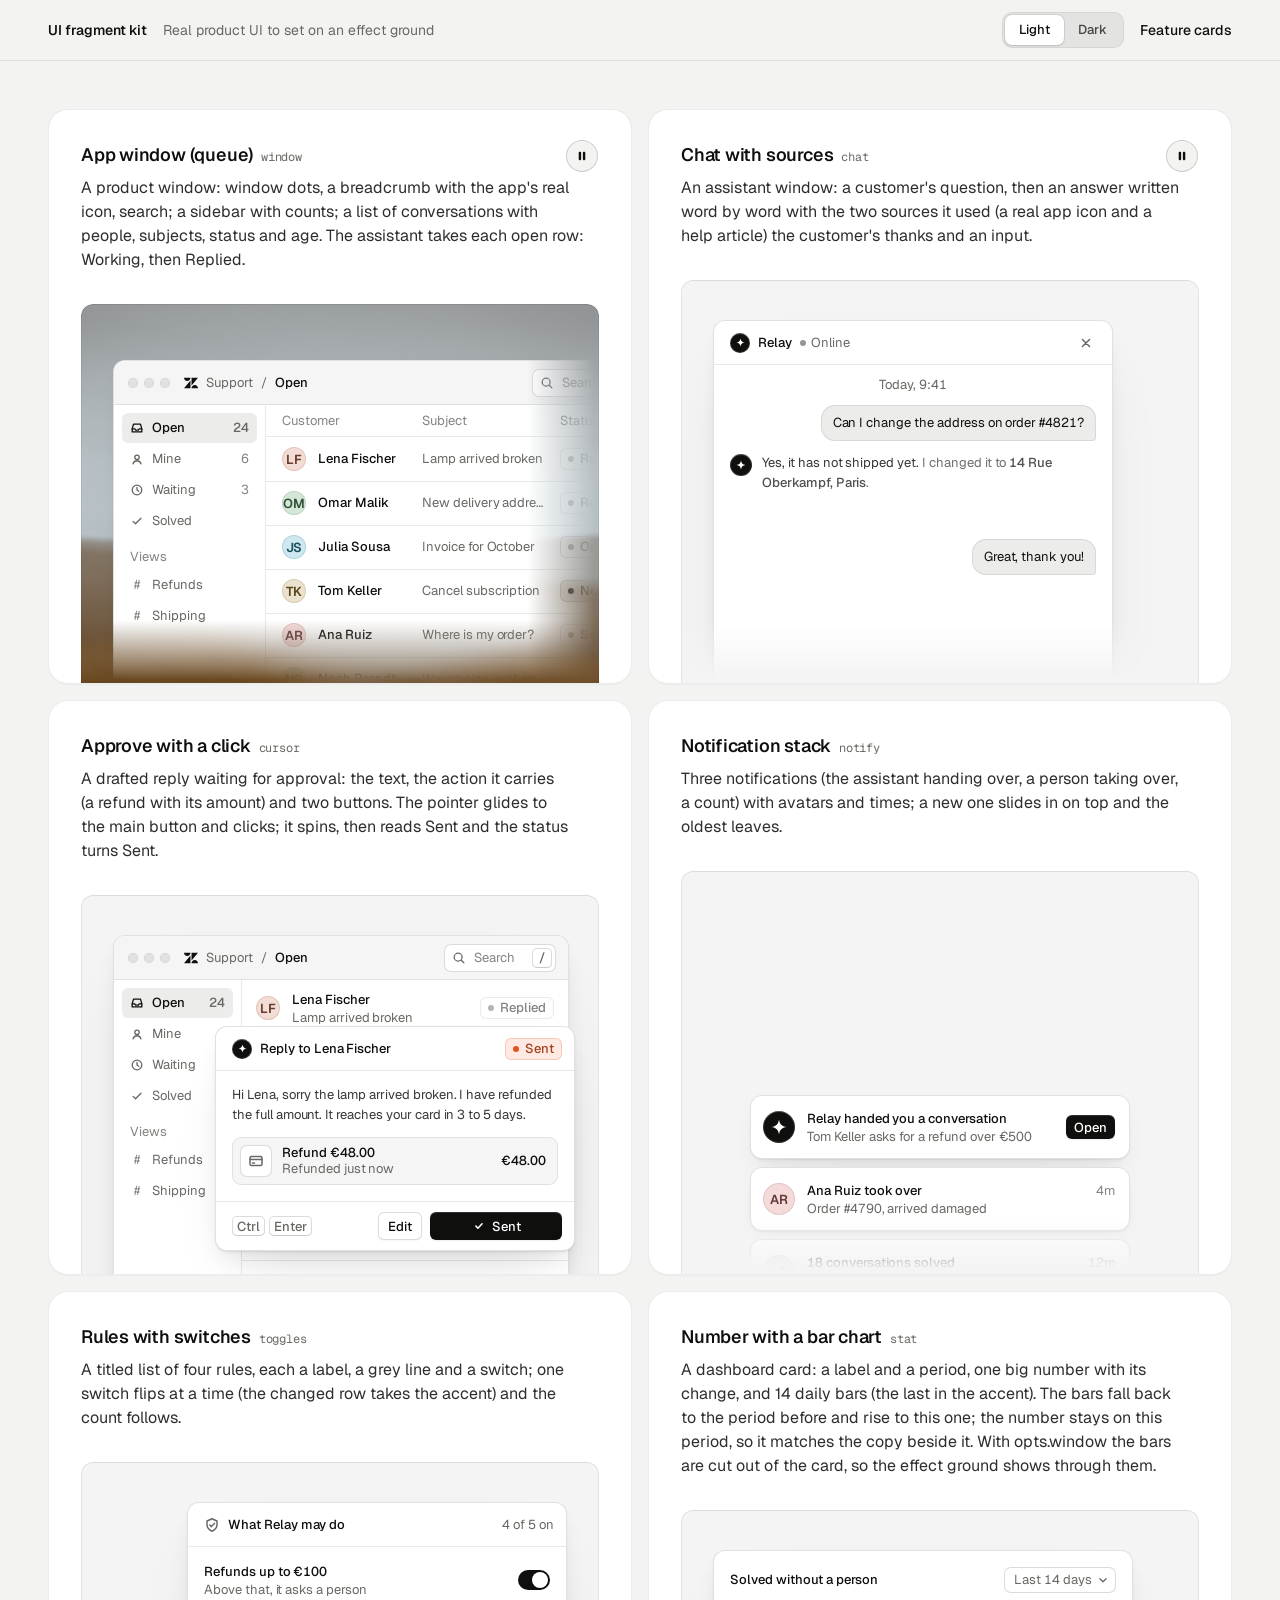
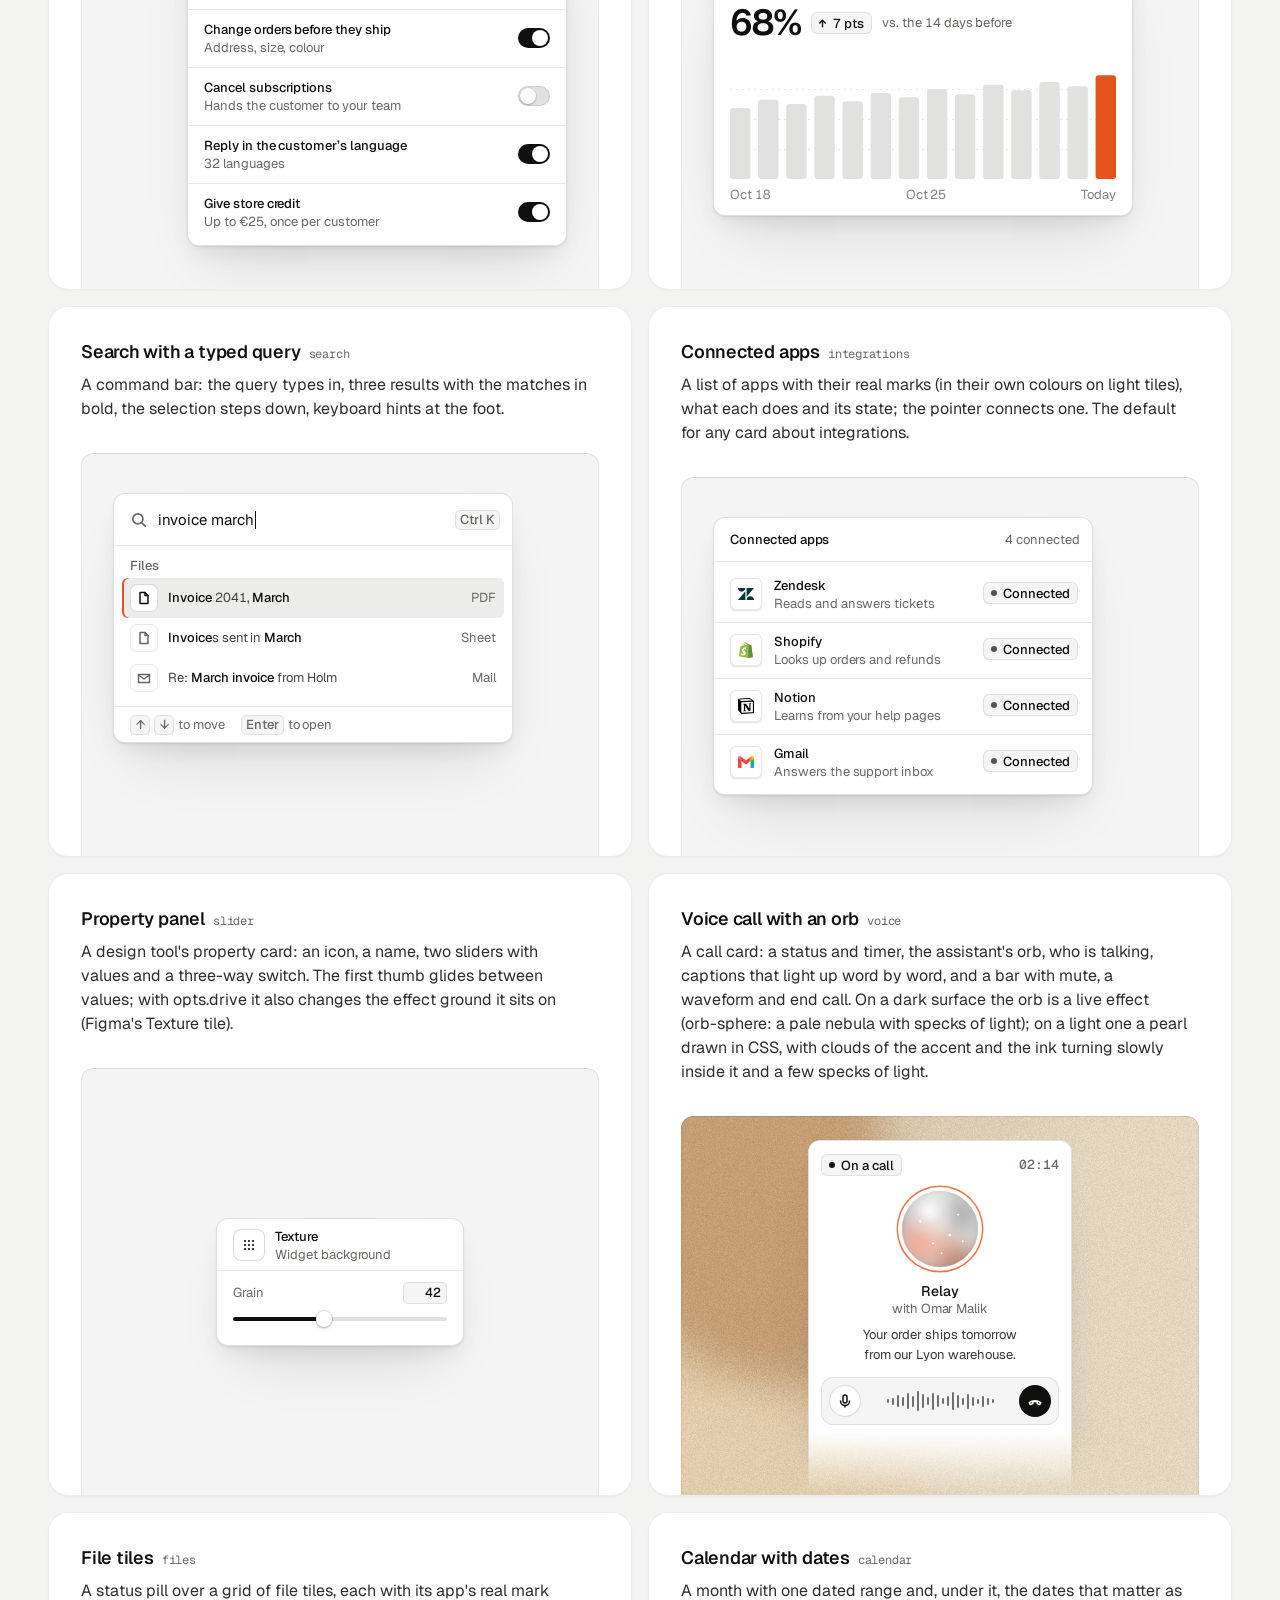
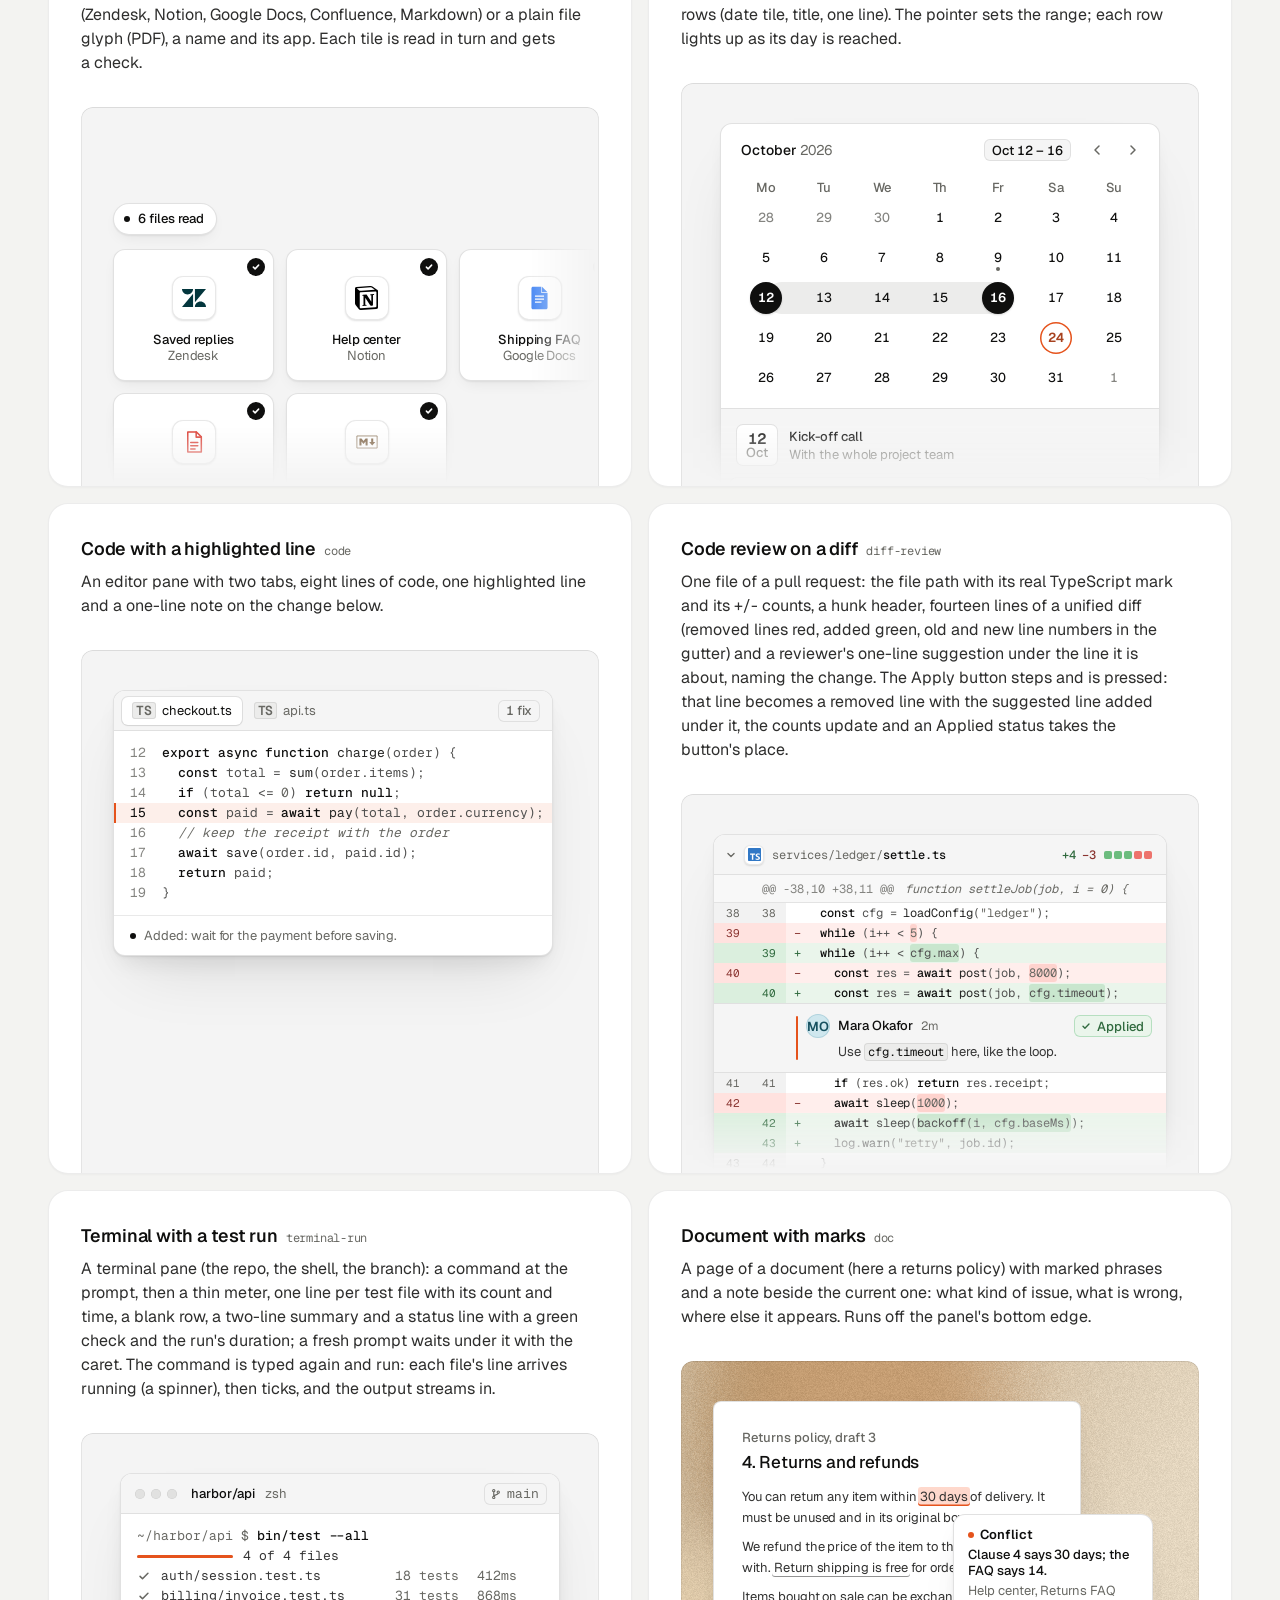
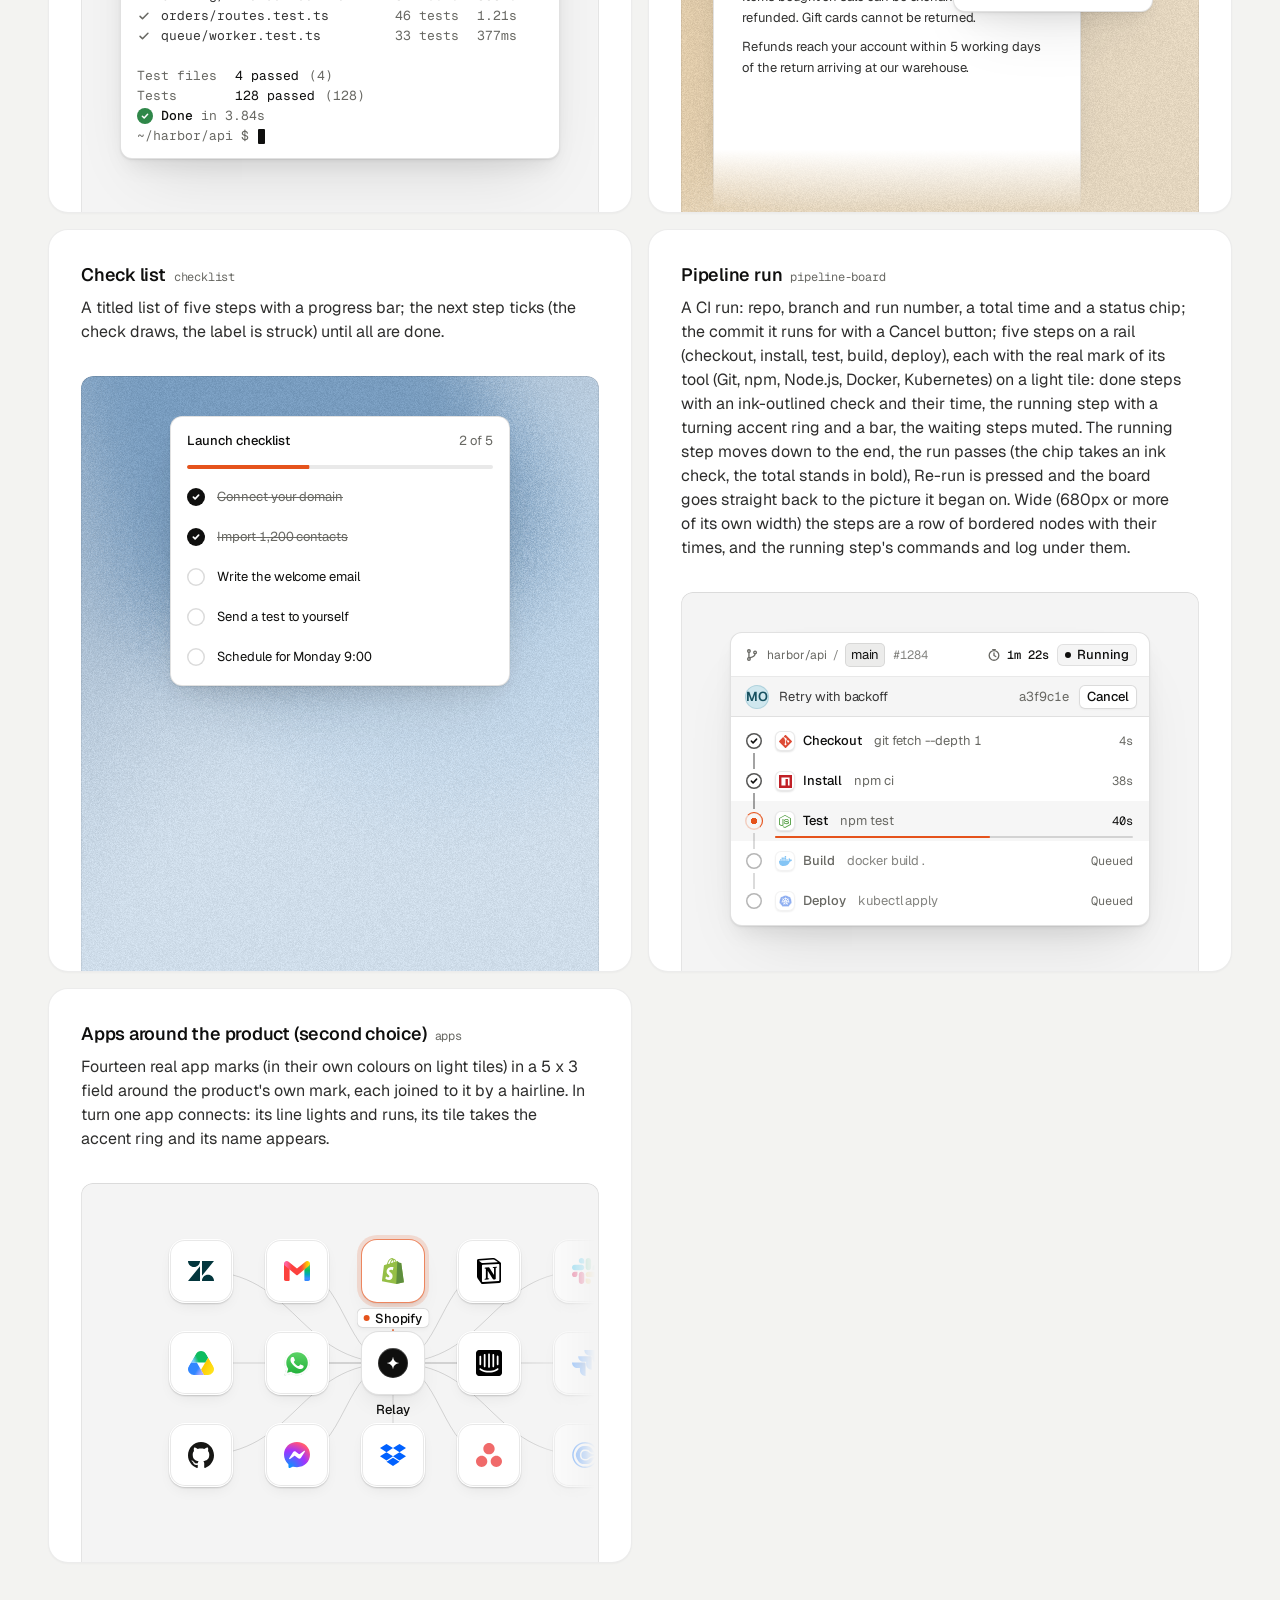
<file: assets/ui/index.html>
<!doctype html>
<html lang="en" data-theme="light">
<head>
<script>window.__tpGlMax = 16;   /* a gallery shows many live effects at once; a page of a site keeps the default 4 (fx.js) */</script>
<meta charset="utf-8">
<meta name="viewport" content="width=device-width, initial-scale=1">
<title>UI fragment kit</title>
<meta name="description" content="Nineteen pieces of real product UI from the taste-skill kit, each on an effect ground in a feature card.">
<link rel="preconnect" href="https://fonts.googleapis.com">
<link rel="preconnect" href="https://fonts.gstatic.com" crossorigin>
<link href="https://fonts.googleapis.com/css2?family=Geist:wght@300..700&family=Geist+Mono:wght@400;500&display=swap" rel="stylesheet">
<link rel="stylesheet" href="base.css">
<link rel="stylesheet" href="cards.css">
<style>
  :root { --font-text: "Geist", system-ui, sans-serif; --font-display: "Geist", system-ui, sans-serif; --font-mono: "Geist Mono", ui-monospace, monospace; }
  [data-theme="light"] { --bg: #f3f3f1; --card: #ffffff; --ink: #0f0f0e; --muted: #686863; --accent: #e5531c; --accent-ink: #ffffff; --g-bg: #e9e8e4; --g-surface: #f6f5f2; --frag: #ffffff; --warm: #c9a679; }
  [data-theme="dark"] { --bg: #070708; --card: #151517; --ink: #f2f2ef; --muted: #8f9094; --accent: #ff7a3c; --accent-ink: #120c08; --g-bg: #0e0e10; --g-surface: #1b1c1f; --frag: #1c1d20; --warm: #9c9689; }
  * { box-sizing: border-box; }
  html, body { margin: 0; }
  body { font-family: var(--font-text); background: var(--bg); color: var(--ink); -webkit-font-smoothing: antialiased; }
  .panel { --fx-bg: var(--g-bg); --fx-surface: var(--g-surface); --fx-ink: var(--ink); --fx-muted: var(--muted); --fx-accent: var(--hue, var(--warm)); --fx-accent-ink: var(--accent-ink); --calm: var(--g-bg); --p-h: 380px; }
  .top { position: sticky; top: 0; z-index: 20; background: color-mix(in oklab, var(--bg) 86%, transparent); backdrop-filter: blur(14px); -webkit-backdrop-filter: blur(14px); border-bottom: 1px solid color-mix(in oklab, var(--ink) 8%, transparent); }
  .top__in { max-width: 1232px; margin: 0 auto; padding: 0 24px; height: 60px; display: flex; align-items: center; gap: 16px; font-size: 14px; line-height: 20px; }
  .top__in strong { font-weight: 560; }
  .top__in > span { color: var(--muted); }
  .sp { flex: 1; }
  .seg { display: inline-flex; padding: 3px; border-radius: 10px; background: color-mix(in oklab, var(--ink) 6%, var(--bg)); box-shadow: inset 0 0 0 1px color-mix(in oklab, var(--ink) 6%, transparent); }
  .seg button { font: inherit; font-size: 13px; font-weight: 500; border: 0; background: none; color: color-mix(in oklab, var(--ink) 72%, var(--bg)); height: 30px; padding: 0 14px; border-radius: 7px; cursor: pointer; }
  .seg button[aria-pressed="true"] { background: var(--card); color: var(--ink); box-shadow: 0 0 0 1px color-mix(in oklab, var(--ink) 8%, transparent), 0 1px 2px rgb(0 0 0 / .1); }
  .top__in a { color: var(--ink); text-decoration: none; font-weight: 500; }
  main { max-width: 1232px; margin: 0 auto; padding: 48px 24px 96px; }
  .grid { display: grid; grid-template-columns: repeat(2, minmax(0, 1fr)); gap: 16px; }
  .card > h3 code { font: 400 12px/16px var(--font-mono); color: var(--muted); margin-left: 8px; }
  @media (max-width: 860px) { .grid { grid-template-columns: minmax(0, 1fr); } }
  @media (max-width: 600px) { main { padding: 24px 16px 64px; } .top__in { padding: 0 16px; } .top__in > span { display: none; } .panel { --p-h: 340px; } }
</style>
</head>
<body>
<header class="top">
  <div class="top__in">
    <strong>UI fragment kit</strong><span>Real product UI to set on an effect ground</span>
    <span class="sp"></span>
    <div class="seg" role="group" aria-label="Theme"><button type="button" data-mode="light" aria-pressed="true">Light</button><button type="button" data-mode="dark" aria-pressed="false">Dark</button></div>
    <a href="cards.html">Feature cards</a>
  </div>
</header>
<main><div class="grid" id="grid"></div></main>

<script type="module">
  import fx from '../effects/fx.js';
  import ui from './ui.js';
  const index = await fetch('index.json').then(r => r.json());
  // where each one sits, as its meta.json says: anchored at a corner or rising from the bottom and cut by
  // the panel's edge, or whole with 24px or more of ground round it; a fade only where an edge cuts it.
  // Only the compact slider sits in the calm middle (Figma's Texture tile); the cursor dialog is shown
  // where it belongs, over the lower-right edge of a window. [class, fade, style, opts]
  const PLACE = {
    window: ['at-corner', 'stage--fade-br', '--ay:56px'],
    chat: ['at-rise to-edge', 'stage--fade-b'],
    cursor: ['at-over', '', '--bx:24px;--by:24px'],
    notify: ['at-rise fit', 'stage--fade-b', '--ay:calc(100% - 180px);--ay-sm:calc(100% - 180px);--fit-max:380px'],
    toggles: ['at-right', ''],
    stat: ['at-corner', ''],
    search: ['at-corner', ''],
    integrations: ['at-corner', ''],
    slider: ['at-center', '', '', '{"compact":true,"drive":{"param":"grain","min":0.15,"max":0.95}}'],
    voice: ['at-rise to-edge fit', 'stage--fade-b', '--ax:max(24px, 50% - 132px);--ay:24px;--fit-max:264px'],
    files: ['at-corner wide', 'stage--fade-br', '--w:680px;--ay:96px'],
    calendar: ['at-rise fit', 'stage--fade-b', '--fit-max:440px'],
    code: ['at-corner', ''],
    'diff-review': ['at-corner fit', 'stage--fade-b', '--fit-max:480px'],
    'terminal-run': ['at-rise fit', '', '--fit-max:440px'],
    'pipeline-board': ['at-rise fit', '', '--fit-max:420px'],
    doc: ['at-corner to-edge', 'stage--fade-b'],
    checklist: ['at-rise fit', '', '--fit-max:340px'],
    apps: ['at-corner wide', 'stage--fade-br', '--w:560px;--ay:48px'],
  };
  // grounds behind UI are soft lit fields (never a line or dot pattern), on both themes: the bright
  // picture behind dark UI on the dark page, a clear step darker than white UI on the light page
  // the painting stays abstract (a mist over warm sand, level, fully soft) and shows once on the page
  const PAINT = ['painterly-landscape', { blur: 1, brush: 0.35, slope: 0, hillY: 0.3, horizon: 0.62, calm: 0.2, calmX: 0.6, calmY: 0.8, drift: 0, side: 1 }, '{"bg":"#a3b0b6","accent":"#c49a6c"}'];
  const GRAIN = ['grain-gradient', { speed: 0, grainMotion: 0, calm: 0.2, calmX: 0.5, calmY: 0.6, tint: 0.6, contrast: 0.6 }, '{"bg":"#d9ccb7","surface":"#e9e0d2","ink":"#2a2622","muted":"#6f675c","accent":"#a8794a"}'];
  const SKY = [GRAIN[0], GRAIN[1], '{"bg":"#c6d3df","surface":"#d6e0e9","ink":"#25303a","muted":"#5d6873","accent":"#3f6a92"}'];
  const SAGE = [GRAIN[0], GRAIN[1], '{"bg":"#cdd6c6","surface":"#dce3d6","ink":"#262d24","muted":"#5f6a5a","accent":"#6c8e63"}'];
  const GROUND = (m, i) => (m.name === 'slider' ? GRAIN : i === 0 ? PAINT : [GRAIN, SKY, SAGE][i % 3]);
  const q = new URLSearchParams(location.search);
  const grid = document.getElementById('grid');
  grid.innerHTML = index.fragments.map((m, i) => {
    const [at, fade, extra = '', opts = ''] = PLACE[m.name] || ['at-corner', 'stage--fade-br'];
    const [id, params, pal] = GROUND(m, i);
    const w = at === 'at-center' ? '' : ` style="--ax:32px;--ay:40px;${extra}"`;
    const o = opts ? ` data-ui-opts='${opts}'` : '';
    // the cursor is a dialog over a window's edge: the window under it holds still
    const under = m.name === 'cursor' ? `<div class="at-corner" style="--ax:32px;--ay:40px" data-ui-load="window" data-ui-opts='{"compact":true}' data-ui-still></div>` : '';
    return `<article class="card card--row"><h3>${m.title}<code>${m.name}</code></h3><p>${m.shows}</p>
      <div class="panel" data-fx="${id}" data-fx-seed="${(i + 1) * 17}" data-fx-params='${JSON.stringify(params)}' data-fx-palette='${pal}' style="--calm-k:0%">
        <div class="stage ${fade}">${under}<div class="${at}"${w}${o} data-ui-load="${m.name}"></div></div></div></article>`;
  }).join('');
  function setMode(mode) {
    document.documentElement.dataset.theme = mode;
    document.querySelectorAll('.seg button').forEach(b => b.setAttribute('aria-pressed', String(b.dataset.mode === mode)));
  }
  setMode(q.get('mode') === 'dark' ? 'dark' : 'light');
  if (q.has('t')) fx.setClock(+q.get('t'));
  // each ground is drawn once near the screen and kept as a picture (its WebGL context freed), so nineteen
  // panels need one or two contexts, not nineteen
  await Promise.all([ui.loadAll(grid), ui.grounds(grid, fx)]);
  document.documentElement.dataset.ready = '1';
  document.querySelectorAll('.seg button').forEach(b => b.addEventListener('click', async () => {
    setMode(b.dataset.mode);
    for (const el of grid.querySelectorAll('[data-ui]')) el.__ui?.repaint?.();
    await ui.grounds(grid, fx);
  }));
</script>
</body>
</html>
</file>
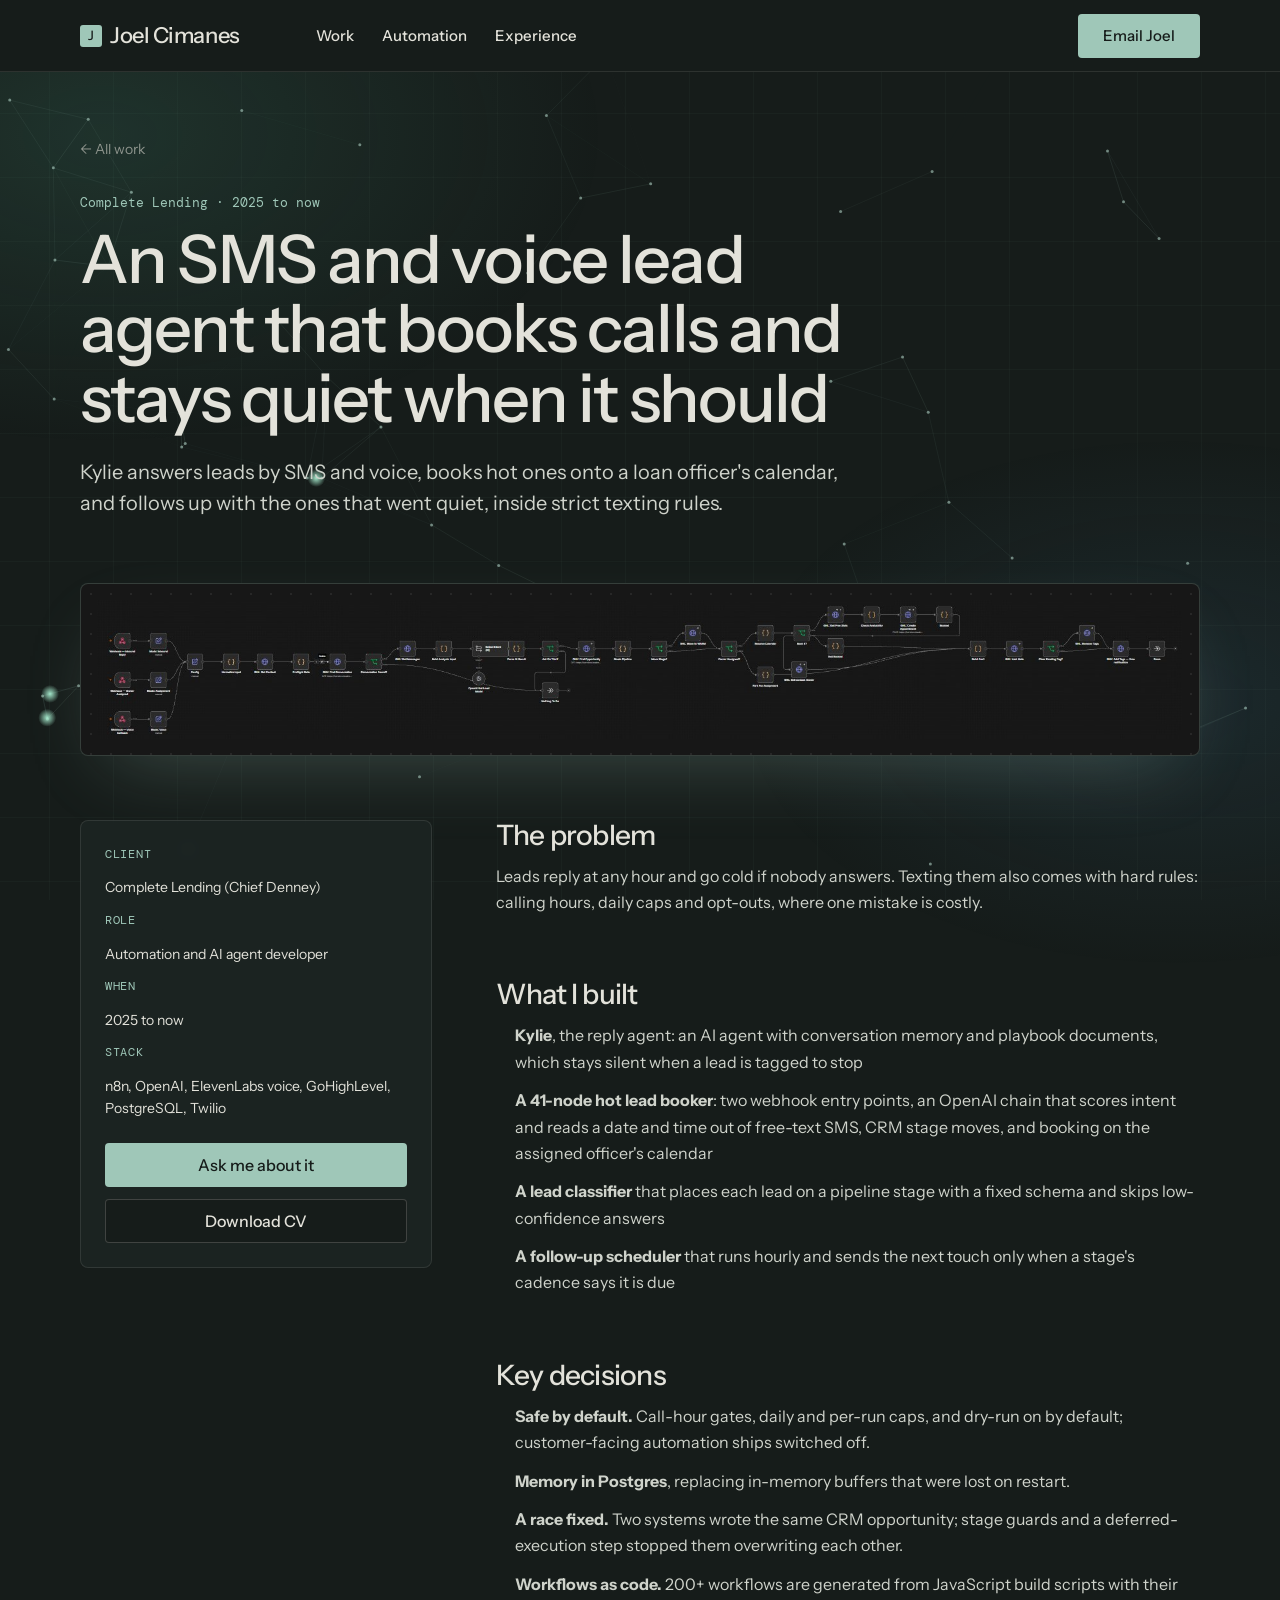
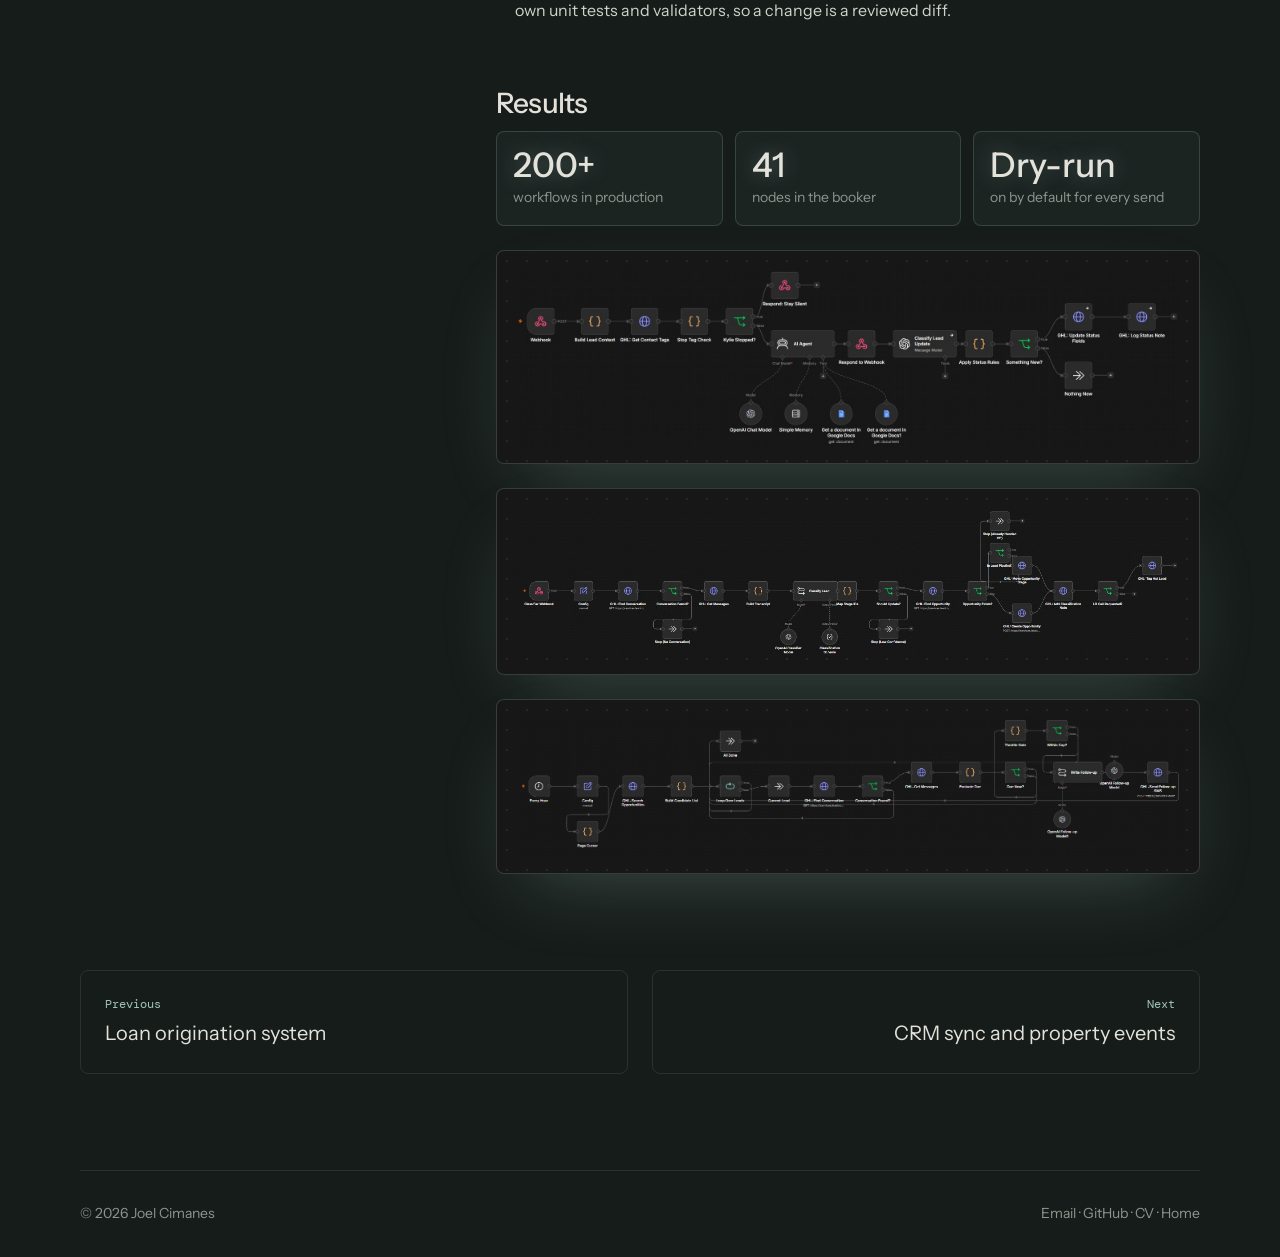
<file: work/ai-lead-agent.html>
<!doctype html>
<html lang="en" data-type="software" data-radius="sharp" data-ground="sage" data-buttons="solid">
<head>
<meta charset="utf-8">
<meta name="viewport" content="width=device-width, initial-scale=1, viewport-fit=cover">
<title>AI SMS and voice lead agent: case study · Joel Cimanes</title>
<meta name="description" content="Kylie answers leads by SMS and voice, books hot ones onto a loan officer&#x27;s calendar, and follows up with the ones that went quiet, inside strict texting rules.">
<meta property="og:type" content="article">
<meta property="og:title" content="An SMS and voice lead agent that books calls and stays quiet when it should">
<meta property="og:description" content="Kylie answers leads by SMS and voice, books hot ones onto a loan officer&#x27;s calendar, and follows up with the ones that went quiet, inside strict texting rules.">
<meta property="og:image" content="../share.jpg">
<link rel="icon" href="../favicon.svg" type="image/svg+xml">
<meta name="theme-color" content="#161c1a">
<link rel="preconnect" href="https://fonts.googleapis.com">
<link rel="preconnect" href="https://fonts.gstatic.com" crossorigin>
<link href="https://fonts.googleapis.com/css2?family=Instrument+Sans:wdth,wght@75..100,400..700&family=DM+Mono:wght@400;500&display=swap" rel="stylesheet">
<link rel="stylesheet" href="../assets/system.css">
<link rel="stylesheet" href="../assets/motion/motion.css">
<style>
:root {
  --p-bg: #161c1a; --p-surface: #1f2725; --p-ink: #e3e2da; --p-muted: #8e948d;
  --p-accent: #9fc7b8; --p-accent-ink: #161c1a; --p-action: #9fc7b8; --p-action-ink: #161c1a;
  --p-inv-bg: #e3e2da; --p-inv-surface: #d3d2cb; --p-inv-ink: #161c1a; --p-inv-muted: #555a55;
  --p-inv-accent: #161c1a; --p-inv-accent-ink: #e3e2da; --p-inv-action: #161c1a; --p-inv-action-ink: #e3e2da;
  --font-display: "Instrument Sans", system-ui, sans-serif;
  --font-text: "Instrument Sans", system-ui, sans-serif;
  --font-mono: "DM Mono", ui-monospace, "SFMono-Regular", Menlo, Consolas, monospace;
  --display-weight: 500;
  --display-tracking: -0.028em;
  --display-tracking-xl: -0.036em;
  --display-stretch: 96%;
  --ly-scale: 1.04;
}
</style>
<link rel="stylesheet" href="../assets/site/case.css">
<script src="../assets/site/bg.js" defer></script>
</head>
<body>
<header class="nav">
  <div class="wrap nav__bar">
    <a class="skip-link" href="#top">Skip to content</a>
    <a class="nav__logo" href="../index.html"><span class="mark mark--initial" aria-hidden="true">J</span>Joel Cimanes</a>
    <nav class="nav__links" aria-label="Main">
      <div class="nav__item"><a class="nav__link" href="../index.html#services">Work</a></div>
      <div class="nav__item"><a class="nav__link" href="../index.html#workflows">Automation</a></div>
      <div class="nav__item"><a class="nav__link" href="../index.html#experience">Experience</a></div>
    </nav>
    <div class="nav__actions"><a class="btn btn--primary" href="mailto:cimanesj0@gmail.com">Email Joel</a></div>
  </div>
</header>
<main id="top">
  <article class="case wrap" aria-labelledby="case-h">
    <a class="case__back" href="../index.html#services">&larr; All work</a>
    <p class="case__kicker">Complete Lending · 2025 to now</p>
    <h1 id="case-h">An SMS and voice lead agent that books calls and stays quiet when it should</h1>
    <p class="case__lead">Kylie answers leads by SMS and voice, books hot ones onto a loan officer&#x27;s calendar, and follows up with the ones that went quiet, inside strict texting rules.</p>
    <div class="case__visual"><a class="case__fig case__fig--wf" href="../assets/workflows/hot-lead.jpg" target="_blank" rel="noopener"><img src="../assets/workflows/hot-lead.jpg" alt="The 41-node hot lead and appointment booker in the n8n editor" width="1690" height="215" loading="lazy"></a></div>
    <div class="case__grid">
      <aside class="case__meta">
        <dl><dt>Client</dt><dd>Complete Lending (Chief Denney)</dd><dt>Role</dt><dd>Automation and AI agent developer</dd><dt>When</dt><dd>2025 to now</dd><dt>Stack</dt><dd>n8n, OpenAI, ElevenLabs voice, GoHighLevel, PostgreSQL, Twilio</dd></dl>
        <a class="btn btn--primary" href="mailto:cimanesj0@gmail.com?subject=AI SMS and voice lead agent">Ask me about it</a>
        <a class="btn btn--secondary" href="../assets/joel-cimanes-cv.pdf" download>Download CV</a>
      </aside>
      <div class="case__body">
        <h2>The problem</h2>
        <p>Leads reply at any hour and go cold if nobody answers. Texting them also comes with hard rules: calling hours, daily caps and opt-outs, where one mistake is costly.</p>
        <h2>What I built</h2>
        <ul><li><b>Kylie</b>, the reply agent: an AI agent with conversation memory and playbook documents, which stays silent when a lead is tagged to stop</li><li><b>A 41-node hot lead booker</b>: two webhook entry points, an OpenAI chain that scores intent and reads a date and time out of free-text SMS, CRM stage moves, and booking on the assigned officer's calendar</li><li><b>A lead classifier</b> that places each lead on a pipeline stage with a fixed schema and skips low-confidence answers</li><li><b>A follow-up scheduler</b> that runs hourly and sends the next touch only when a stage's cadence says it is due</li></ul>
        <h2>Key decisions</h2>
        <ul><li><b>Safe by default.</b> Call-hour gates, daily and per-run caps, and dry-run on by default; customer-facing automation ships switched off.</li><li><b>Memory in Postgres</b>, replacing in-memory buffers that were lost on restart.</li><li><b>A race fixed.</b> Two systems wrote the same CRM opportunity; stage guards and a deferred-execution step stopped them overwriting each other.</li><li><b>Workflows as code.</b> 200+ workflows are generated from JavaScript build scripts with their own unit tests and validators, so a change is a reviewed diff.</li></ul>
        <h2>Results</h2>
        <ul class="case__nums"><li><b>200+</b><span>workflows in production</span></li><li><b>41</b><span>nodes in the booker</span></li><li><b>Dry-run</b><span>on by default for every send</span></li></ul>
        
        <a class="case__fig case__fig--wf" href="../assets/workflows/new-lead.jpg" target="_blank" rel="noopener"><img src="../assets/workflows/new-lead.jpg" alt="The new lead agent: webhook, stop-tag check, AI agent with memory and Google Docs tools, status classifier" width="1670" height="450" loading="lazy"></a><a class="case__fig case__fig--wf" href="../assets/workflows/classifier.jpg" target="_blank" rel="noopener"><img src="../assets/workflows/classifier.jpg" alt="The lead classifier: transcript, OpenAI classifier with a schema, opportunity update" width="1290" height="295" loading="lazy"></a><a class="case__fig case__fig--wf" href="../assets/workflows/follow-up.jpg" target="_blank" rel="noopener"><img src="../assets/workflows/follow-up.jpg" alt="The follow-up scheduler: hourly loop over open opportunities with a throttle gate" width="1640" height="345" loading="lazy"></a>
      </div>
    </div>
    <nav class="case__next" aria-label="More case studies">
      <a href="loan-system.html"><span>Previous</span>Loan origination system</a>
      <a href="integrations.html"><span>Next</span>CRM sync and property events</a>
    </nav>
  </article>
</main>
<footer class="case__foot wrap">
  <span>&copy; 2026 Joel Cimanes</span>
  <span><a href="mailto:cimanesj0@gmail.com">Email</a> · <a href="https://github.com/joeloutworld" target="_blank" rel="noopener">GitHub</a> · <a href="../assets/joel-cimanes-cv.pdf" download>CV</a> · <a href="../index.html">Home</a></span>
</footer>
</body>
</html>
</file>
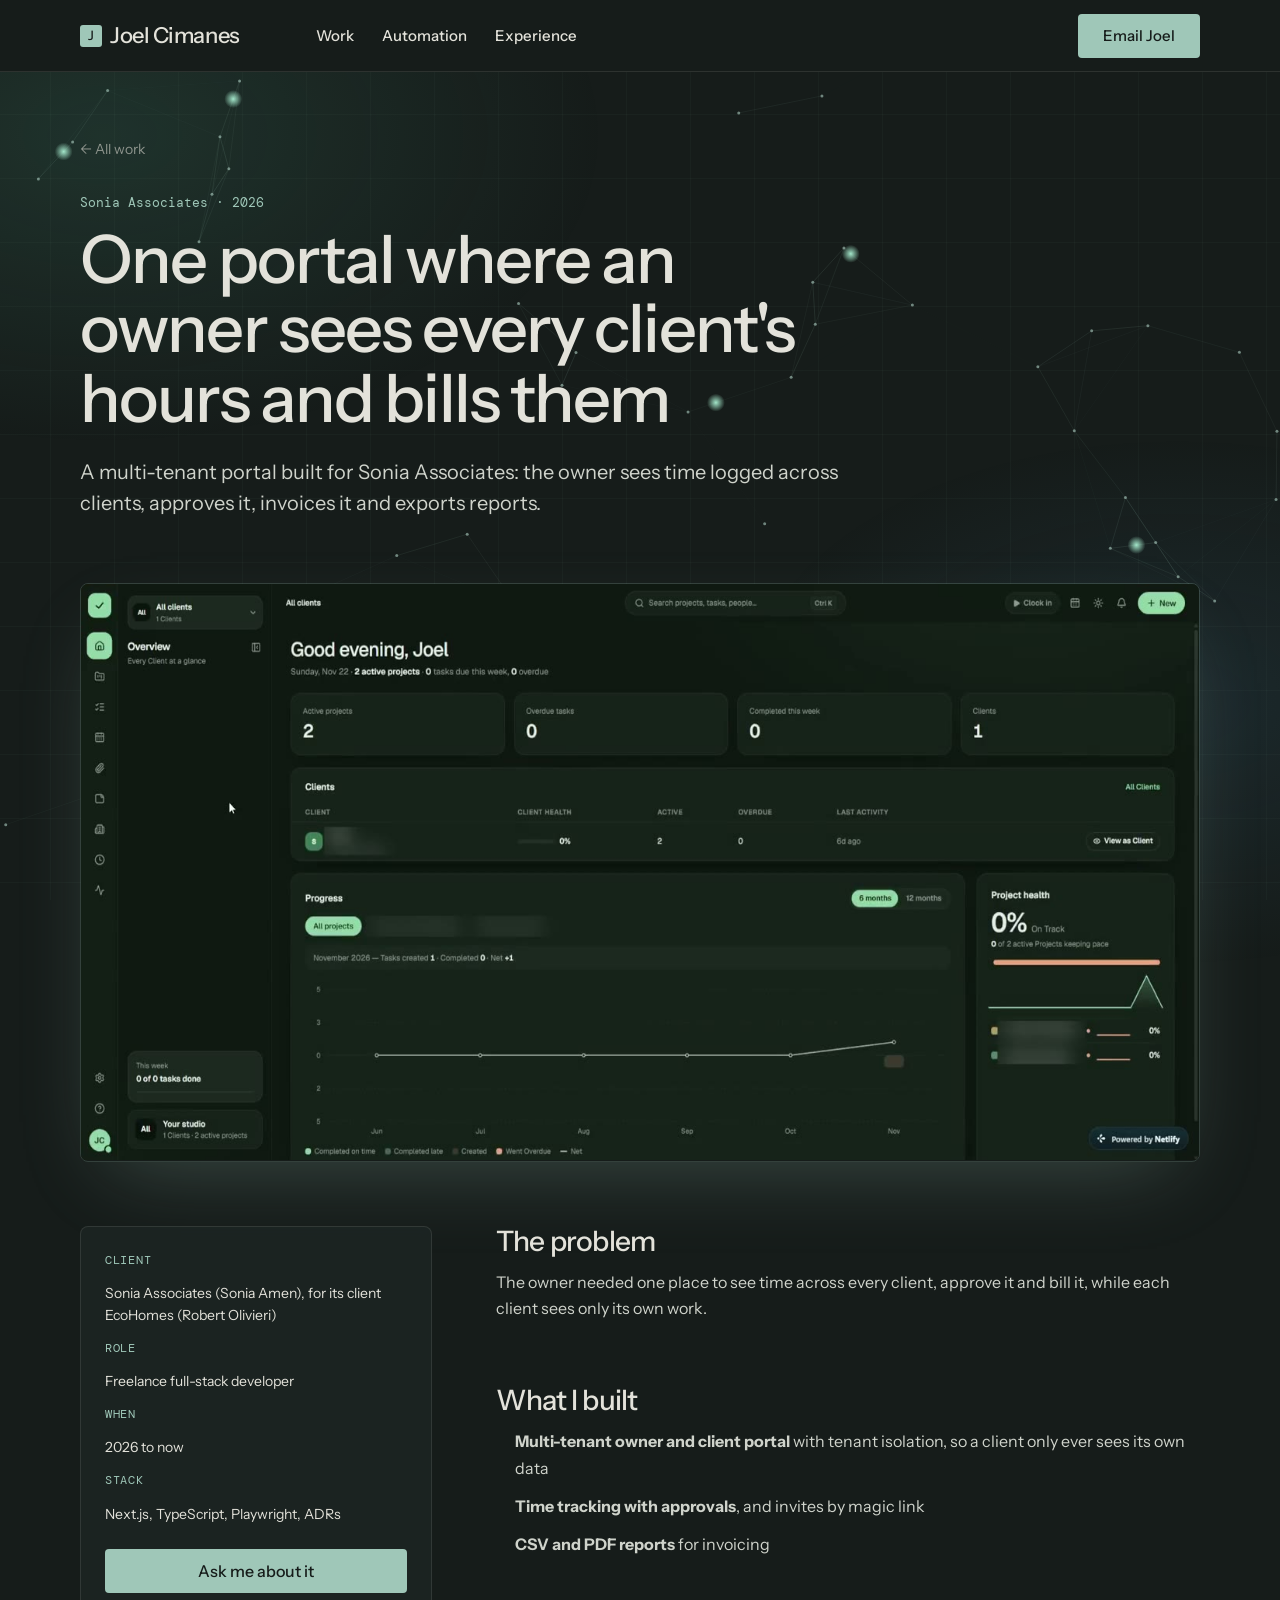
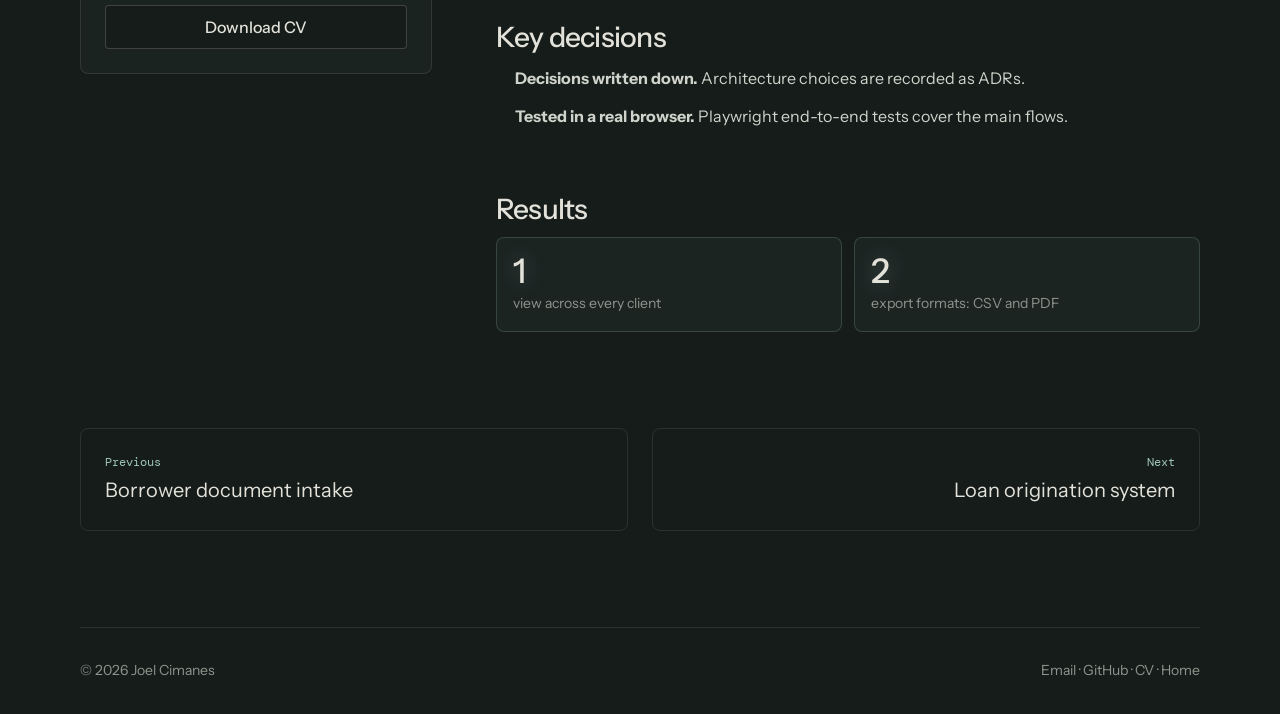
<file: work/client-tracker.html>
<!doctype html>
<html lang="en" data-type="software" data-radius="sharp" data-ground="sage" data-buttons="solid">
<head>
<meta charset="utf-8">
<meta name="viewport" content="width=device-width, initial-scale=1, viewport-fit=cover">
<title>Client time-tracking portal: case study · Joel Cimanes</title>
<meta name="description" content="A multi-tenant portal built for Sonia Associates: the owner sees time logged across clients, approves it, invoices it and exports reports.">
<meta property="og:type" content="article">
<meta property="og:title" content="One portal where an owner sees every client&#x27;s hours and bills them">
<meta property="og:description" content="A multi-tenant portal built for Sonia Associates: the owner sees time logged across clients, approves it, invoices it and exports reports.">
<meta property="og:image" content="../share.jpg">
<link rel="icon" href="../favicon.svg" type="image/svg+xml">
<meta name="theme-color" content="#161c1a">
<link rel="preconnect" href="https://fonts.googleapis.com">
<link rel="preconnect" href="https://fonts.gstatic.com" crossorigin>
<link href="https://fonts.googleapis.com/css2?family=Instrument+Sans:wdth,wght@75..100,400..700&family=DM+Mono:wght@400;500&display=swap" rel="stylesheet">
<link rel="stylesheet" href="../assets/system.css">
<link rel="stylesheet" href="../assets/motion/motion.css">
<style>
:root {
  --p-bg: #161c1a; --p-surface: #1f2725; --p-ink: #e3e2da; --p-muted: #8e948d;
  --p-accent: #9fc7b8; --p-accent-ink: #161c1a; --p-action: #9fc7b8; --p-action-ink: #161c1a;
  --p-inv-bg: #e3e2da; --p-inv-surface: #d3d2cb; --p-inv-ink: #161c1a; --p-inv-muted: #555a55;
  --p-inv-accent: #161c1a; --p-inv-accent-ink: #e3e2da; --p-inv-action: #161c1a; --p-inv-action-ink: #e3e2da;
  --font-display: "Instrument Sans", system-ui, sans-serif;
  --font-text: "Instrument Sans", system-ui, sans-serif;
  --font-mono: "DM Mono", ui-monospace, "SFMono-Regular", Menlo, Consolas, monospace;
  --display-weight: 500;
  --display-tracking: -0.028em;
  --display-tracking-xl: -0.036em;
  --display-stretch: 96%;
  --ly-scale: 1.04;
}
</style>
<link rel="stylesheet" href="../assets/site/case.css">
<script src="../assets/site/bg.js" defer></script>
</head>
<body>
<header class="nav">
  <div class="wrap nav__bar">
    <a class="skip-link" href="#top">Skip to content</a>
    <a class="nav__logo" href="../index.html"><span class="mark mark--initial" aria-hidden="true">J</span>Joel Cimanes</a>
    <nav class="nav__links" aria-label="Main">
      <div class="nav__item"><a class="nav__link" href="../index.html#services">Work</a></div>
      <div class="nav__item"><a class="nav__link" href="../index.html#workflows">Automation</a></div>
      <div class="nav__item"><a class="nav__link" href="../index.html#experience">Experience</a></div>
    </nav>
    <div class="nav__actions"><a class="btn btn--primary" href="mailto:cimanesj0@gmail.com">Email Joel</a></div>
  </div>
</header>
<main id="top">
  <article class="case wrap" aria-labelledby="case-h">
    <a class="case__back" href="../index.html#services">&larr; All work</a>
    <p class="case__kicker">Sonia Associates · 2026</p>
    <h1 id="case-h">One portal where an owner sees every client&#x27;s hours and bills them</h1>
    <p class="case__lead">A multi-tenant portal built for Sonia Associates: the owner sees time logged across clients, approves it, invoices it and exports reports.</p>
    <div class="case__visual"><div class="case__fig"><video data-loop src="../assets/apps/tracker.mp4" poster="../assets/apps/tracker-poster.jpg" muted loop playsinline preload="none" width="1440" height="742" aria-label="Screen recording of the client tracker: overview, projects and tasks. Client and project names are blurred."></video></div></div>
    <div class="case__grid">
      <aside class="case__meta">
        <dl><dt>Client</dt><dd>Sonia Associates (Sonia Amen), for its client EcoHomes (Robert Olivieri)</dd><dt>Role</dt><dd>Freelance full-stack developer</dd><dt>When</dt><dd>2026 to now</dd><dt>Stack</dt><dd>Next.js, TypeScript, Playwright, ADRs</dd></dl>
        <a class="btn btn--primary" href="mailto:cimanesj0@gmail.com?subject=Client time-tracking portal">Ask me about it</a>
        <a class="btn btn--secondary" href="../assets/joel-cimanes-cv.pdf" download>Download CV</a>
      </aside>
      <div class="case__body">
        <h2>The problem</h2>
        <p>The owner needed one place to see time across every client, approve it and bill it, while each client sees only its own work.</p>
        <h2>What I built</h2>
        <ul><li><b>Multi-tenant owner and client portal</b> with tenant isolation, so a client only ever sees its own data</li><li><b>Time tracking with approvals</b>, and invites by magic link</li><li><b>CSV and PDF reports</b> for invoicing</li></ul>
        <h2>Key decisions</h2>
        <ul><li><b>Decisions written down.</b> Architecture choices are recorded as ADRs.</li><li><b>Tested in a real browser.</b> Playwright end-to-end tests cover the main flows.</li></ul>
        <h2>Results</h2>
        <ul class="case__nums"><li><b>1</b><span>view across every client</span></li><li><b>2</b><span>export formats: CSV and PDF</span></li></ul>
        
        
      </div>
    </div>
    <nav class="case__next" aria-label="More case studies">
      <a href="document-intake.html"><span>Previous</span>Borrower document intake</a>
      <a href="loan-system.html"><span>Next</span>Loan origination system</a>
    </nav>
  </article>
</main>
<footer class="case__foot wrap">
  <span>&copy; 2026 Joel Cimanes</span>
  <span><a href="mailto:cimanesj0@gmail.com">Email</a> · <a href="https://github.com/joeloutworld" target="_blank" rel="noopener">GitHub</a> · <a href="../assets/joel-cimanes-cv.pdf" download>CV</a> · <a href="../index.html">Home</a></span>
</footer>
</body>
</html>
</file>
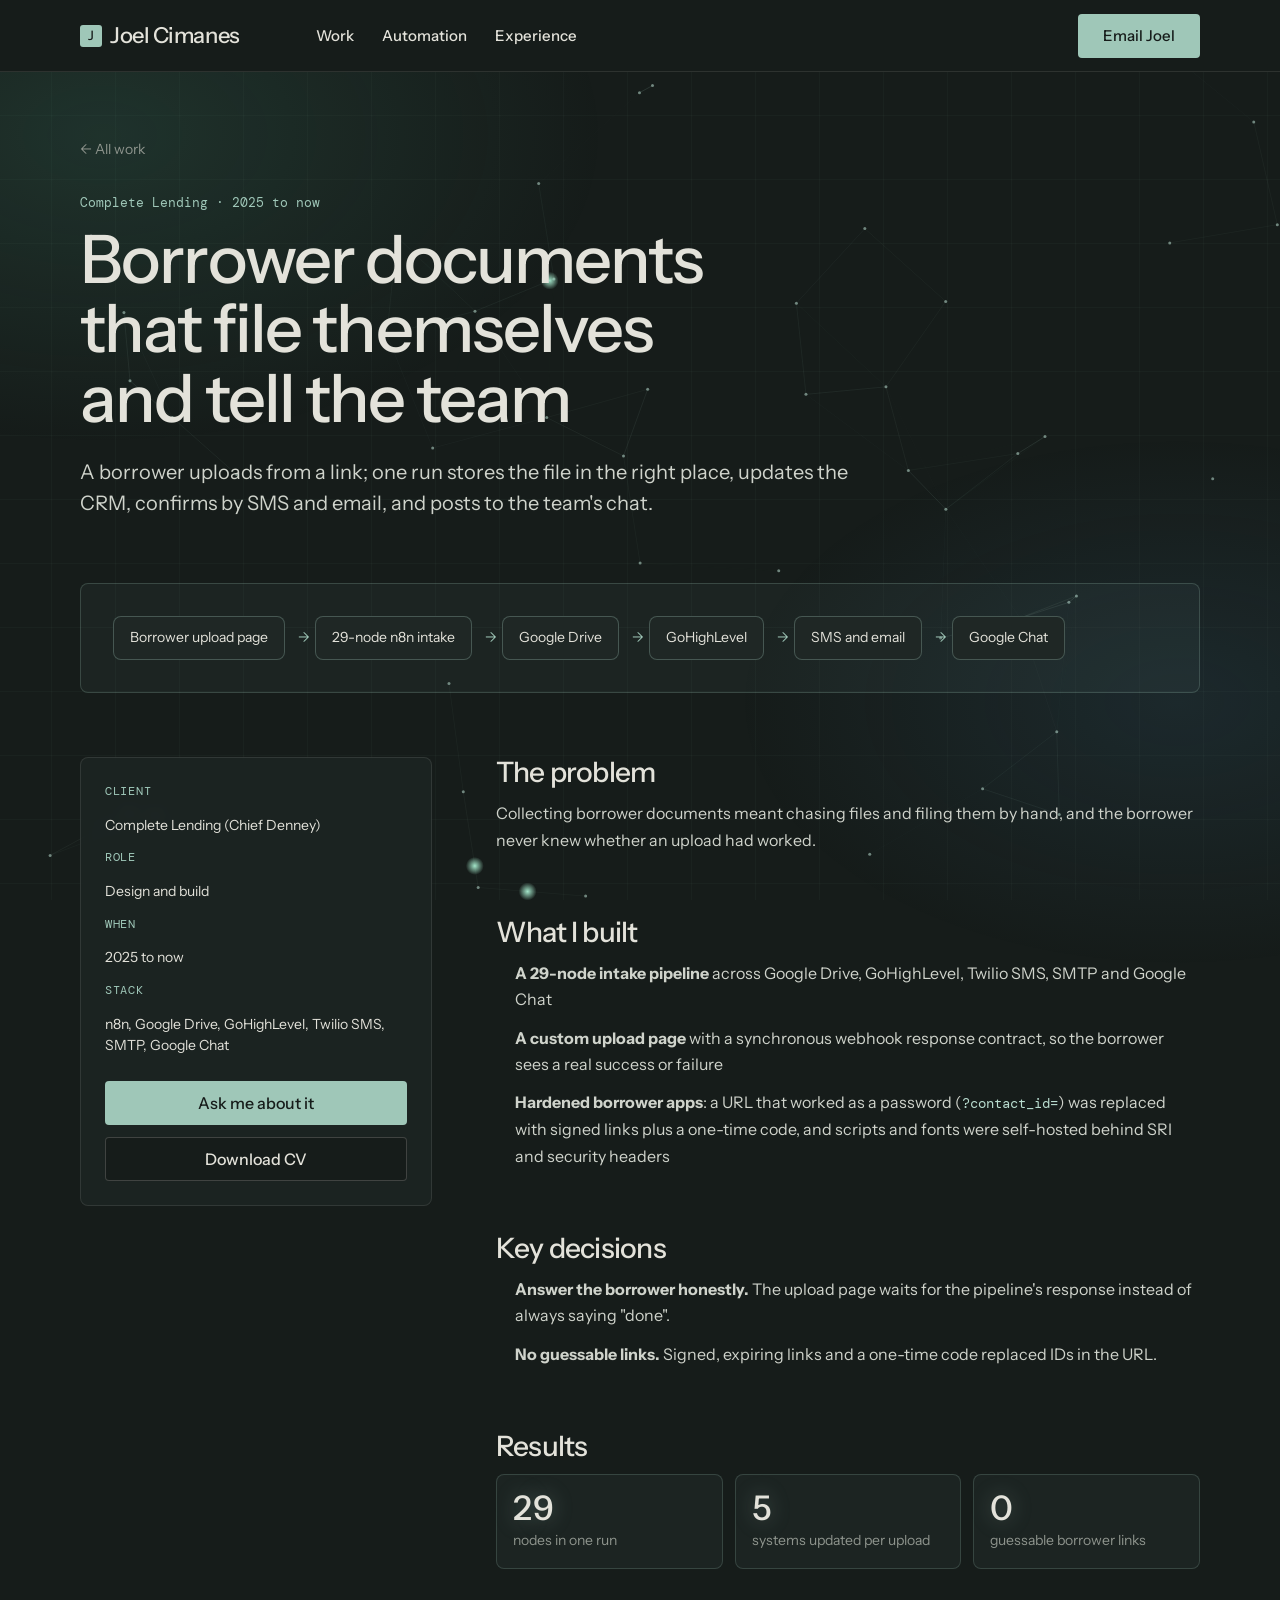
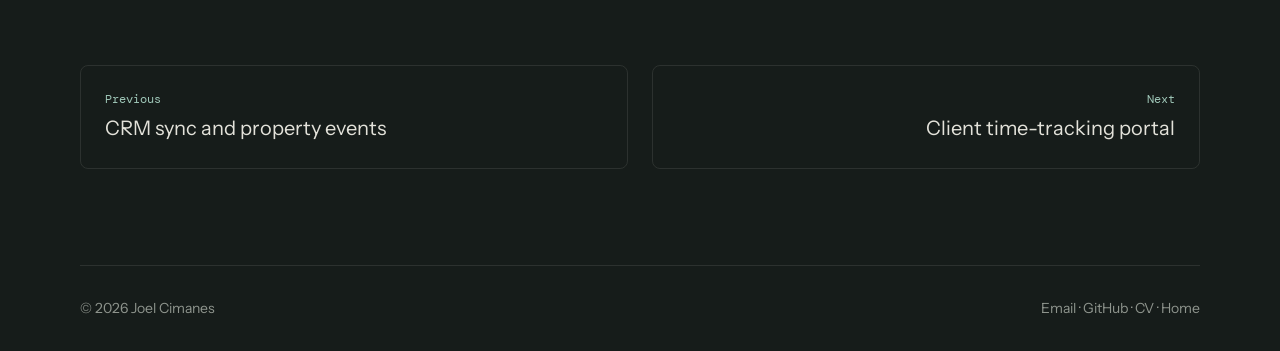
<file: work/document-intake.html>
<!doctype html>
<html lang="en" data-type="software" data-radius="sharp" data-ground="sage" data-buttons="solid">
<head>
<meta charset="utf-8">
<meta name="viewport" content="width=device-width, initial-scale=1, viewport-fit=cover">
<title>Borrower document intake: case study · Joel Cimanes</title>
<meta name="description" content="A borrower uploads from a link; one run stores the file in the right place, updates the CRM, confirms by SMS and email, and posts to the team&#x27;s chat.">
<meta property="og:type" content="article">
<meta property="og:title" content="Borrower documents that file themselves and tell the team">
<meta property="og:description" content="A borrower uploads from a link; one run stores the file in the right place, updates the CRM, confirms by SMS and email, and posts to the team&#x27;s chat.">
<meta property="og:image" content="../share.jpg">
<link rel="icon" href="../favicon.svg" type="image/svg+xml">
<meta name="theme-color" content="#161c1a">
<link rel="preconnect" href="https://fonts.googleapis.com">
<link rel="preconnect" href="https://fonts.gstatic.com" crossorigin>
<link href="https://fonts.googleapis.com/css2?family=Instrument+Sans:wdth,wght@75..100,400..700&family=DM+Mono:wght@400;500&display=swap" rel="stylesheet">
<link rel="stylesheet" href="../assets/system.css">
<link rel="stylesheet" href="../assets/motion/motion.css">
<style>
:root {
  --p-bg: #161c1a; --p-surface: #1f2725; --p-ink: #e3e2da; --p-muted: #8e948d;
  --p-accent: #9fc7b8; --p-accent-ink: #161c1a; --p-action: #9fc7b8; --p-action-ink: #161c1a;
  --p-inv-bg: #e3e2da; --p-inv-surface: #d3d2cb; --p-inv-ink: #161c1a; --p-inv-muted: #555a55;
  --p-inv-accent: #161c1a; --p-inv-accent-ink: #e3e2da; --p-inv-action: #161c1a; --p-inv-action-ink: #e3e2da;
  --font-display: "Instrument Sans", system-ui, sans-serif;
  --font-text: "Instrument Sans", system-ui, sans-serif;
  --font-mono: "DM Mono", ui-monospace, "SFMono-Regular", Menlo, Consolas, monospace;
  --display-weight: 500;
  --display-tracking: -0.028em;
  --display-tracking-xl: -0.036em;
  --display-stretch: 96%;
  --ly-scale: 1.04;
}
</style>
<link rel="stylesheet" href="../assets/site/case.css">
<script src="../assets/site/bg.js" defer></script>
</head>
<body>
<header class="nav">
  <div class="wrap nav__bar">
    <a class="skip-link" href="#top">Skip to content</a>
    <a class="nav__logo" href="../index.html"><span class="mark mark--initial" aria-hidden="true">J</span>Joel Cimanes</a>
    <nav class="nav__links" aria-label="Main">
      <div class="nav__item"><a class="nav__link" href="../index.html#services">Work</a></div>
      <div class="nav__item"><a class="nav__link" href="../index.html#workflows">Automation</a></div>
      <div class="nav__item"><a class="nav__link" href="../index.html#experience">Experience</a></div>
    </nav>
    <div class="nav__actions"><a class="btn btn--primary" href="mailto:cimanesj0@gmail.com">Email Joel</a></div>
  </div>
</header>
<main id="top">
  <article class="case wrap" aria-labelledby="case-h">
    <a class="case__back" href="../index.html#services">&larr; All work</a>
    <p class="case__kicker">Complete Lending · 2025 to now</p>
    <h1 id="case-h">Borrower documents that file themselves and tell the team</h1>
    <p class="case__lead">A borrower uploads from a link; one run stores the file in the right place, updates the CRM, confirms by SMS and email, and posts to the team&#x27;s chat.</p>
    <div class="case__visual"><ol class="flow" aria-label="How data moves"><li>Borrower upload page</li><li>29-node n8n intake</li><li>Google Drive</li><li>GoHighLevel</li><li>SMS and email</li><li>Google Chat</li></ol></div>
    <div class="case__grid">
      <aside class="case__meta">
        <dl><dt>Client</dt><dd>Complete Lending (Chief Denney)</dd><dt>Role</dt><dd>Design and build</dd><dt>When</dt><dd>2025 to now</dd><dt>Stack</dt><dd>n8n, Google Drive, GoHighLevel, Twilio SMS, SMTP, Google Chat</dd></dl>
        <a class="btn btn--primary" href="mailto:cimanesj0@gmail.com?subject=Borrower document intake">Ask me about it</a>
        <a class="btn btn--secondary" href="../assets/joel-cimanes-cv.pdf" download>Download CV</a>
      </aside>
      <div class="case__body">
        <h2>The problem</h2>
        <p>Collecting borrower documents meant chasing files and filing them by hand, and the borrower never knew whether an upload had worked.</p>
        <h2>What I built</h2>
        <ul><li><b>A 29-node intake pipeline</b> across Google Drive, GoHighLevel, Twilio SMS, SMTP and Google Chat</li><li><b>A custom upload page</b> with a synchronous webhook response contract, so the borrower sees a real success or failure</li><li><b>Hardened borrower apps</b>: a URL that worked as a password (<code>?contact_id=</code>) was replaced with signed links plus a one-time code, and scripts and fonts were self-hosted behind SRI and security headers</li></ul>
        <h2>Key decisions</h2>
        <ul><li><b>Answer the borrower honestly.</b> The upload page waits for the pipeline's response instead of always saying "done".</li><li><b>No guessable links.</b> Signed, expiring links and a one-time code replaced IDs in the URL.</li></ul>
        <h2>Results</h2>
        <ul class="case__nums"><li><b>29</b><span>nodes in one run</span></li><li><b>5</b><span>systems updated per upload</span></li><li><b>0</b><span>guessable borrower links</span></li></ul>
        
        
      </div>
    </div>
    <nav class="case__next" aria-label="More case studies">
      <a href="integrations.html"><span>Previous</span>CRM sync and property events</a>
      <a href="client-tracker.html"><span>Next</span>Client time-tracking portal</a>
    </nav>
  </article>
</main>
<footer class="case__foot wrap">
  <span>&copy; 2026 Joel Cimanes</span>
  <span><a href="mailto:cimanesj0@gmail.com">Email</a> · <a href="https://github.com/joeloutworld" target="_blank" rel="noopener">GitHub</a> · <a href="../assets/joel-cimanes-cv.pdf" download>CV</a> · <a href="../index.html">Home</a></span>
</footer>
</body>
</html>
</file>
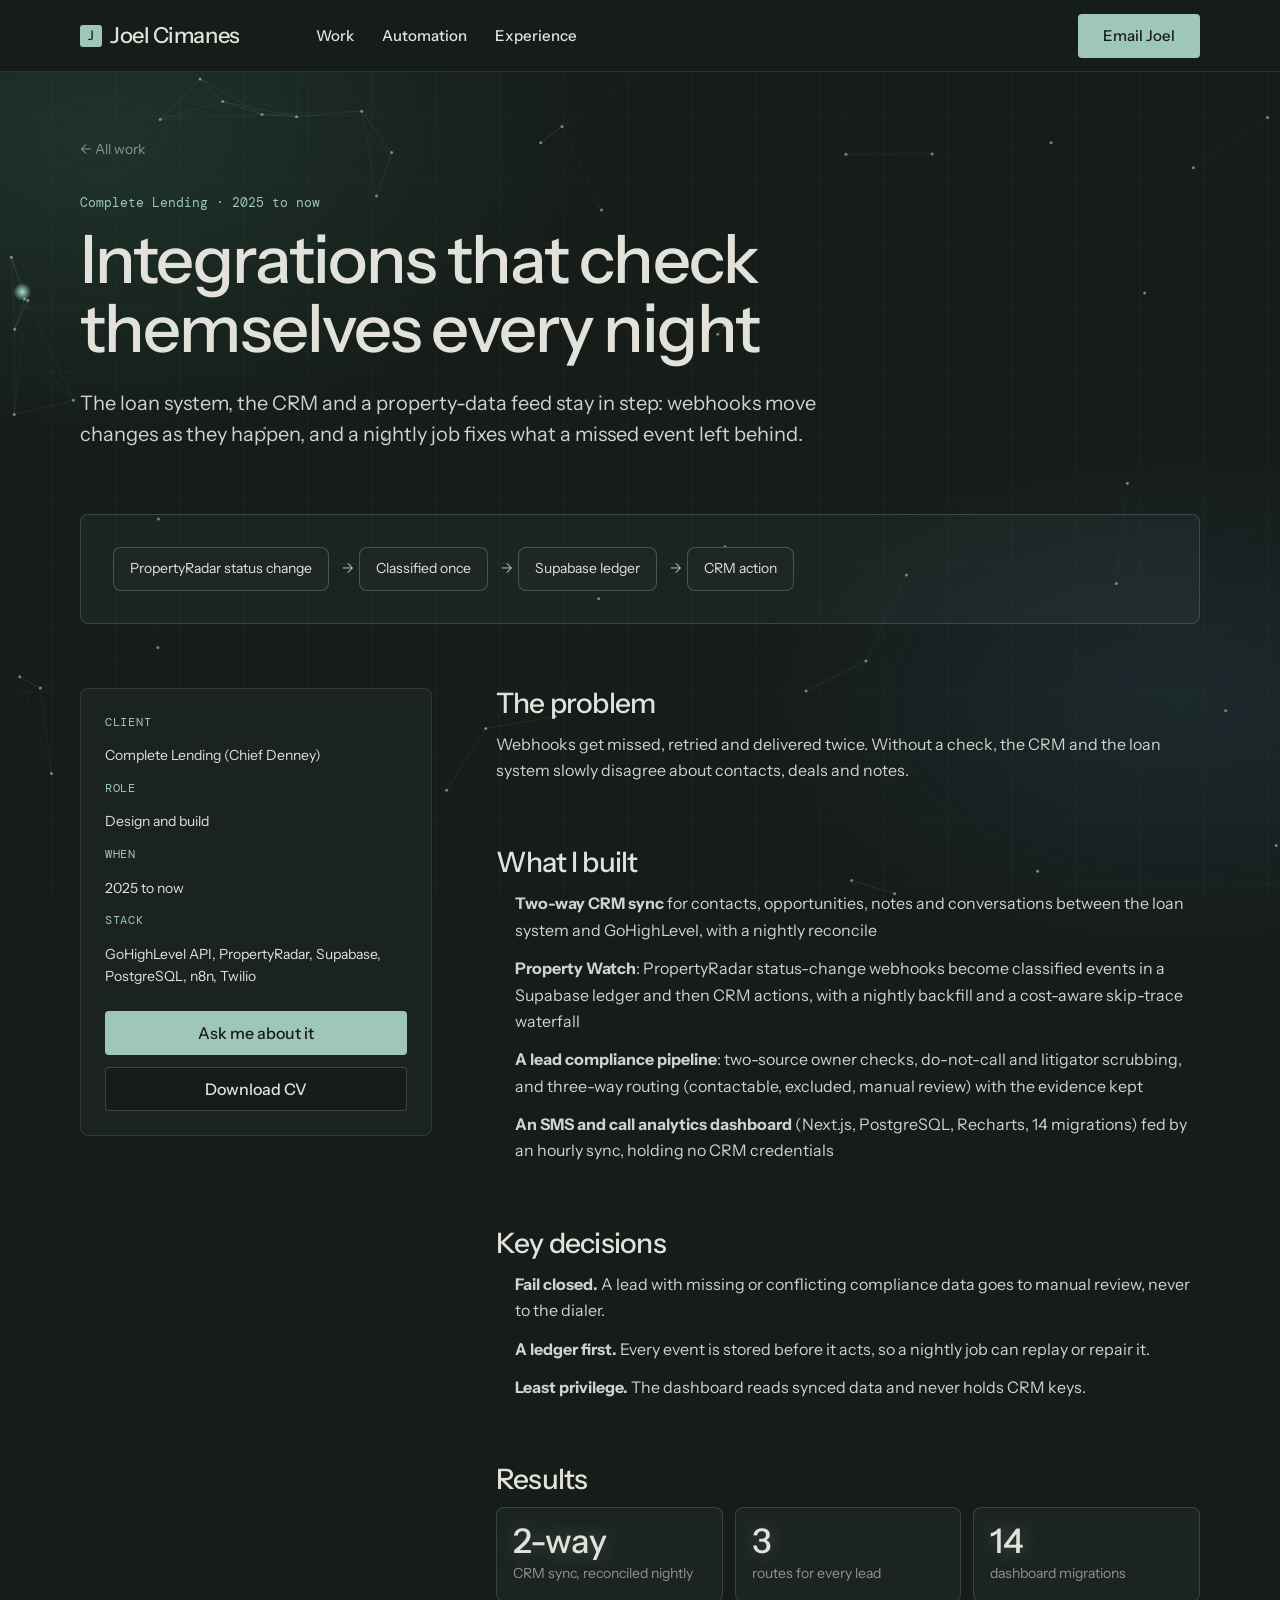
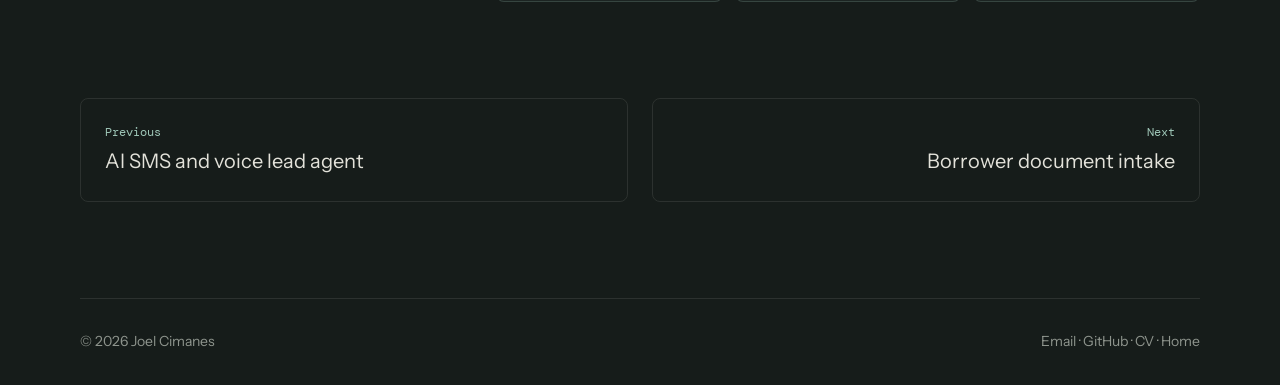
<file: work/integrations.html>
<!doctype html>
<html lang="en" data-type="software" data-radius="sharp" data-ground="sage" data-buttons="solid">
<head>
<meta charset="utf-8">
<meta name="viewport" content="width=device-width, initial-scale=1, viewport-fit=cover">
<title>CRM sync and property events: case study · Joel Cimanes</title>
<meta name="description" content="The loan system, the CRM and a property-data feed stay in step: webhooks move changes as they happen, and a nightly job fixes what a missed event left behind.">
<meta property="og:type" content="article">
<meta property="og:title" content="Integrations that check themselves every night">
<meta property="og:description" content="The loan system, the CRM and a property-data feed stay in step: webhooks move changes as they happen, and a nightly job fixes what a missed event left behind.">
<meta property="og:image" content="../share.jpg">
<link rel="icon" href="../favicon.svg" type="image/svg+xml">
<meta name="theme-color" content="#161c1a">
<link rel="preconnect" href="https://fonts.googleapis.com">
<link rel="preconnect" href="https://fonts.gstatic.com" crossorigin>
<link href="https://fonts.googleapis.com/css2?family=Instrument+Sans:wdth,wght@75..100,400..700&family=DM+Mono:wght@400;500&display=swap" rel="stylesheet">
<link rel="stylesheet" href="../assets/system.css">
<link rel="stylesheet" href="../assets/motion/motion.css">
<style>
:root {
  --p-bg: #161c1a; --p-surface: #1f2725; --p-ink: #e3e2da; --p-muted: #8e948d;
  --p-accent: #9fc7b8; --p-accent-ink: #161c1a; --p-action: #9fc7b8; --p-action-ink: #161c1a;
  --p-inv-bg: #e3e2da; --p-inv-surface: #d3d2cb; --p-inv-ink: #161c1a; --p-inv-muted: #555a55;
  --p-inv-accent: #161c1a; --p-inv-accent-ink: #e3e2da; --p-inv-action: #161c1a; --p-inv-action-ink: #e3e2da;
  --font-display: "Instrument Sans", system-ui, sans-serif;
  --font-text: "Instrument Sans", system-ui, sans-serif;
  --font-mono: "DM Mono", ui-monospace, "SFMono-Regular", Menlo, Consolas, monospace;
  --display-weight: 500;
  --display-tracking: -0.028em;
  --display-tracking-xl: -0.036em;
  --display-stretch: 96%;
  --ly-scale: 1.04;
}
</style>
<link rel="stylesheet" href="../assets/site/case.css">
<script src="../assets/site/bg.js" defer></script>
</head>
<body>
<header class="nav">
  <div class="wrap nav__bar">
    <a class="skip-link" href="#top">Skip to content</a>
    <a class="nav__logo" href="../index.html"><span class="mark mark--initial" aria-hidden="true">J</span>Joel Cimanes</a>
    <nav class="nav__links" aria-label="Main">
      <div class="nav__item"><a class="nav__link" href="../index.html#services">Work</a></div>
      <div class="nav__item"><a class="nav__link" href="../index.html#workflows">Automation</a></div>
      <div class="nav__item"><a class="nav__link" href="../index.html#experience">Experience</a></div>
    </nav>
    <div class="nav__actions"><a class="btn btn--primary" href="mailto:cimanesj0@gmail.com">Email Joel</a></div>
  </div>
</header>
<main id="top">
  <article class="case wrap" aria-labelledby="case-h">
    <a class="case__back" href="../index.html#services">&larr; All work</a>
    <p class="case__kicker">Complete Lending · 2025 to now</p>
    <h1 id="case-h">Integrations that check themselves every night</h1>
    <p class="case__lead">The loan system, the CRM and a property-data feed stay in step: webhooks move changes as they happen, and a nightly job fixes what a missed event left behind.</p>
    <div class="case__visual"><ol class="flow" aria-label="How data moves"><li>PropertyRadar status change</li><li>Classified once</li><li>Supabase ledger</li><li>CRM action</li></ol></div>
    <div class="case__grid">
      <aside class="case__meta">
        <dl><dt>Client</dt><dd>Complete Lending (Chief Denney)</dd><dt>Role</dt><dd>Design and build</dd><dt>When</dt><dd>2025 to now</dd><dt>Stack</dt><dd>GoHighLevel API, PropertyRadar, Supabase, PostgreSQL, n8n, Twilio</dd></dl>
        <a class="btn btn--primary" href="mailto:cimanesj0@gmail.com?subject=CRM sync and property events">Ask me about it</a>
        <a class="btn btn--secondary" href="../assets/joel-cimanes-cv.pdf" download>Download CV</a>
      </aside>
      <div class="case__body">
        <h2>The problem</h2>
        <p>Webhooks get missed, retried and delivered twice. Without a check, the CRM and the loan system slowly disagree about contacts, deals and notes.</p>
        <h2>What I built</h2>
        <ul><li><b>Two-way CRM sync</b> for contacts, opportunities, notes and conversations between the loan system and GoHighLevel, with a nightly reconcile</li><li><b>Property Watch</b>: PropertyRadar status-change webhooks become classified events in a Supabase ledger and then CRM actions, with a nightly backfill and a cost-aware skip-trace waterfall</li><li><b>A lead compliance pipeline</b>: two-source owner checks, do-not-call and litigator scrubbing, and three-way routing (contactable, excluded, manual review) with the evidence kept</li><li><b>An SMS and call analytics dashboard</b> (Next.js, PostgreSQL, Recharts, 14 migrations) fed by an hourly sync, holding no CRM credentials</li></ul>
        <h2>Key decisions</h2>
        <ul><li><b>Fail closed.</b> A lead with missing or conflicting compliance data goes to manual review, never to the dialer.</li><li><b>A ledger first.</b> Every event is stored before it acts, so a nightly job can replay or repair it.</li><li><b>Least privilege.</b> The dashboard reads synced data and never holds CRM keys.</li></ul>
        <h2>Results</h2>
        <ul class="case__nums"><li><b>2-way</b><span>CRM sync, reconciled nightly</span></li><li><b>3</b><span>routes for every lead</span></li><li><b>14</b><span>dashboard migrations</span></li></ul>
        
        
      </div>
    </div>
    <nav class="case__next" aria-label="More case studies">
      <a href="ai-lead-agent.html"><span>Previous</span>AI SMS and voice lead agent</a>
      <a href="document-intake.html"><span>Next</span>Borrower document intake</a>
    </nav>
  </article>
</main>
<footer class="case__foot wrap">
  <span>&copy; 2026 Joel Cimanes</span>
  <span><a href="mailto:cimanesj0@gmail.com">Email</a> · <a href="https://github.com/joeloutworld" target="_blank" rel="noopener">GitHub</a> · <a href="../assets/joel-cimanes-cv.pdf" download>CV</a> · <a href="../index.html">Home</a></span>
</footer>
</body>
</html>
</file>
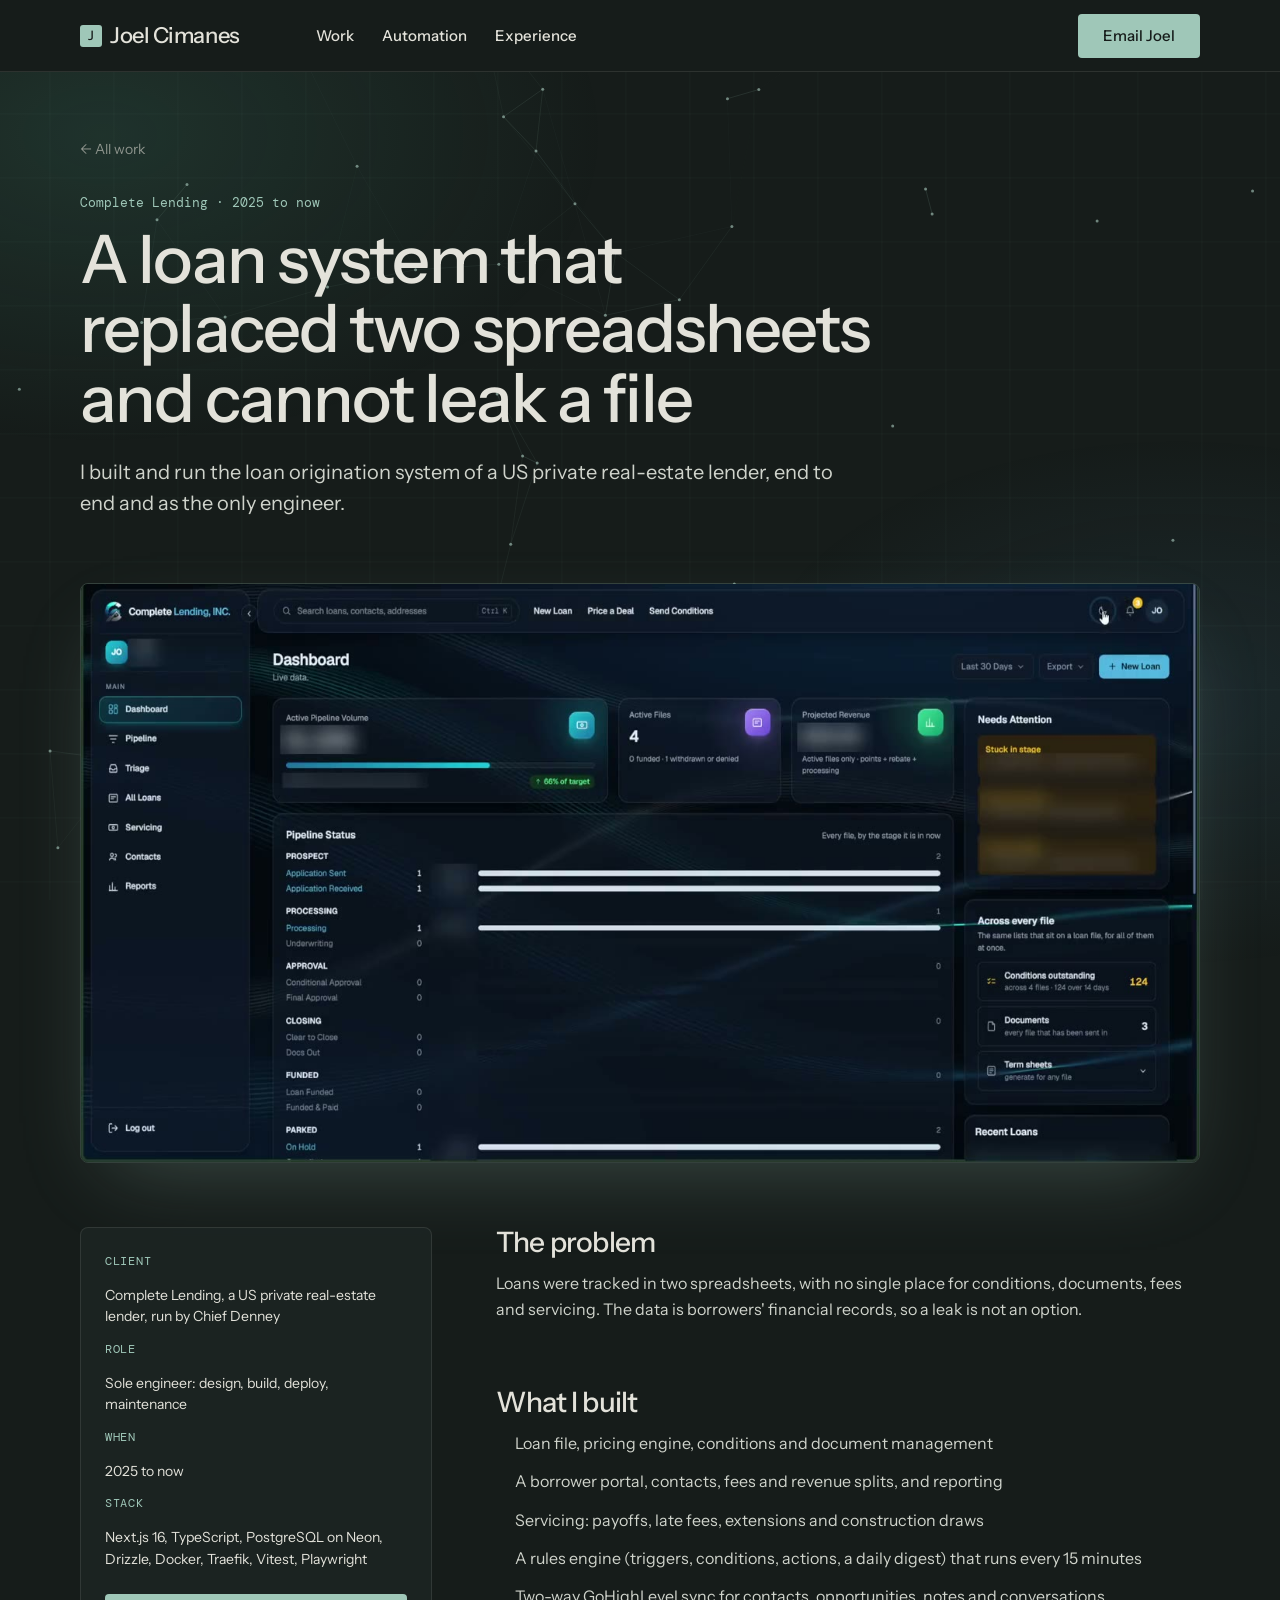
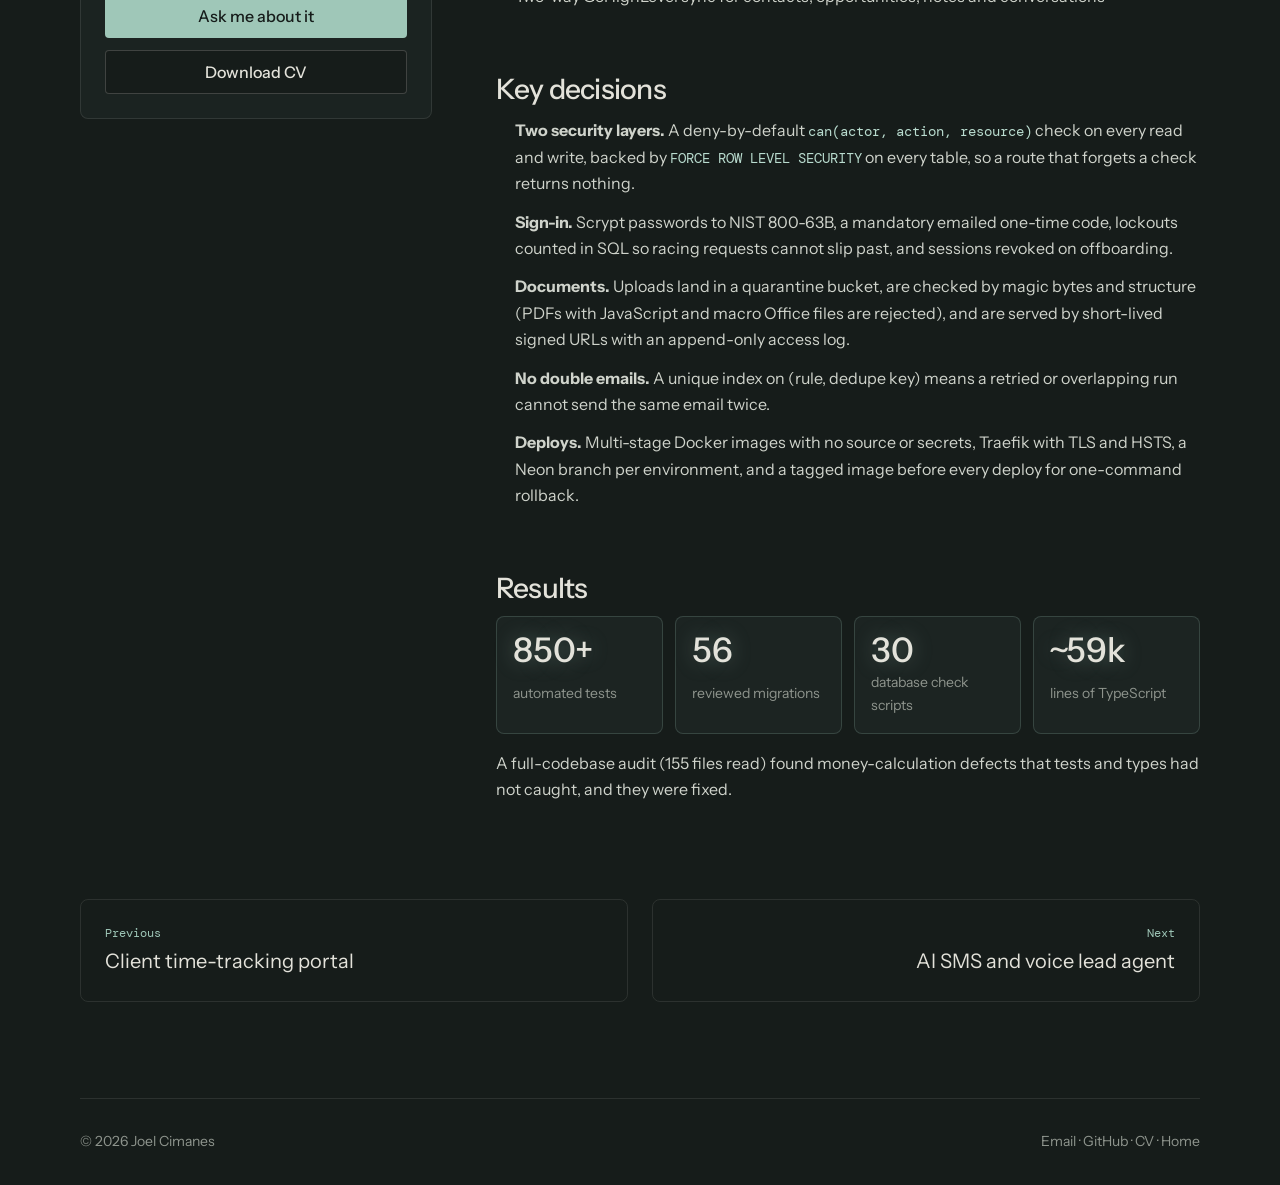
<file: work/loan-system.html>
<!doctype html>
<html lang="en" data-type="software" data-radius="sharp" data-ground="sage" data-buttons="solid">
<head>
<meta charset="utf-8">
<meta name="viewport" content="width=device-width, initial-scale=1, viewport-fit=cover">
<title>Loan origination system: case study · Joel Cimanes</title>
<meta name="description" content="I built and run the loan origination system of a US private real-estate lender, end to end and as the only engineer.">
<meta property="og:type" content="article">
<meta property="og:title" content="A loan system that replaced two spreadsheets and cannot leak a file">
<meta property="og:description" content="I built and run the loan origination system of a US private real-estate lender, end to end and as the only engineer.">
<meta property="og:image" content="../share.jpg">
<link rel="icon" href="../favicon.svg" type="image/svg+xml">
<meta name="theme-color" content="#161c1a">
<link rel="preconnect" href="https://fonts.googleapis.com">
<link rel="preconnect" href="https://fonts.gstatic.com" crossorigin>
<link href="https://fonts.googleapis.com/css2?family=Instrument+Sans:wdth,wght@75..100,400..700&family=DM+Mono:wght@400;500&display=swap" rel="stylesheet">
<link rel="stylesheet" href="../assets/system.css">
<link rel="stylesheet" href="../assets/motion/motion.css">
<style>
:root {
  --p-bg: #161c1a; --p-surface: #1f2725; --p-ink: #e3e2da; --p-muted: #8e948d;
  --p-accent: #9fc7b8; --p-accent-ink: #161c1a; --p-action: #9fc7b8; --p-action-ink: #161c1a;
  --p-inv-bg: #e3e2da; --p-inv-surface: #d3d2cb; --p-inv-ink: #161c1a; --p-inv-muted: #555a55;
  --p-inv-accent: #161c1a; --p-inv-accent-ink: #e3e2da; --p-inv-action: #161c1a; --p-inv-action-ink: #e3e2da;
  --font-display: "Instrument Sans", system-ui, sans-serif;
  --font-text: "Instrument Sans", system-ui, sans-serif;
  --font-mono: "DM Mono", ui-monospace, "SFMono-Regular", Menlo, Consolas, monospace;
  --display-weight: 500;
  --display-tracking: -0.028em;
  --display-tracking-xl: -0.036em;
  --display-stretch: 96%;
  --ly-scale: 1.04;
}
</style>
<link rel="stylesheet" href="../assets/site/case.css">
<script src="../assets/site/bg.js" defer></script>
</head>
<body>
<header class="nav">
  <div class="wrap nav__bar">
    <a class="skip-link" href="#top">Skip to content</a>
    <a class="nav__logo" href="../index.html"><span class="mark mark--initial" aria-hidden="true">J</span>Joel Cimanes</a>
    <nav class="nav__links" aria-label="Main">
      <div class="nav__item"><a class="nav__link" href="../index.html#services">Work</a></div>
      <div class="nav__item"><a class="nav__link" href="../index.html#workflows">Automation</a></div>
      <div class="nav__item"><a class="nav__link" href="../index.html#experience">Experience</a></div>
    </nav>
    <div class="nav__actions"><a class="btn btn--primary" href="mailto:cimanesj0@gmail.com">Email Joel</a></div>
  </div>
</header>
<main id="top">
  <article class="case wrap" aria-labelledby="case-h">
    <a class="case__back" href="../index.html#services">&larr; All work</a>
    <p class="case__kicker">Complete Lending · 2025 to now</p>
    <h1 id="case-h">A loan system that replaced two spreadsheets and cannot leak a file</h1>
    <p class="case__lead">I built and run the loan origination system of a US private real-estate lender, end to end and as the only engineer.</p>
    <div class="case__visual"><div class="case__fig"><video data-loop src="../assets/apps/los.mp4" poster="../assets/apps/los-poster.jpg" muted loop playsinline preload="none" width="1440" height="744" aria-label="Screen recording of the loan system dashboard: pipeline status by stage, the theme switch and the needs-attention list. Figures and addresses are blurred."></video></div></div>
    <div class="case__grid">
      <aside class="case__meta">
        <dl><dt>Client</dt><dd>Complete Lending, a US private real-estate lender, run by Chief Denney</dd><dt>Role</dt><dd>Sole engineer: design, build, deploy, maintenance</dd><dt>When</dt><dd>2025 to now</dd><dt>Stack</dt><dd>Next.js 16, TypeScript, PostgreSQL on Neon, Drizzle, Docker, Traefik, Vitest, Playwright</dd></dl>
        <a class="btn btn--primary" href="mailto:cimanesj0@gmail.com?subject=Loan origination system">Ask me about it</a>
        <a class="btn btn--secondary" href="../assets/joel-cimanes-cv.pdf" download>Download CV</a>
      </aside>
      <div class="case__body">
        <h2>The problem</h2>
        <p>Loans were tracked in two spreadsheets, with no single place for conditions, documents, fees and servicing. The data is borrowers&#x27; financial records, so a leak is not an option.</p>
        <h2>What I built</h2>
        <ul><li>Loan file, pricing engine, conditions and document management</li><li>A borrower portal, contacts, fees and revenue splits, and reporting</li><li>Servicing: payoffs, late fees, extensions and construction draws</li><li>A rules engine (triggers, conditions, actions, a daily digest) that runs every 15 minutes</li><li>Two-way GoHighLevel sync for contacts, opportunities, notes and conversations</li></ul>
        <h2>Key decisions</h2>
        <ul><li><b>Two security layers.</b> A deny-by-default <code>can(actor, action, resource)</code> check on every read and write, backed by <code>FORCE ROW LEVEL SECURITY</code> on every table, so a route that forgets a check returns nothing.</li><li><b>Sign-in.</b> Scrypt passwords to NIST 800-63B, a mandatory emailed one-time code, lockouts counted in SQL so racing requests cannot slip past, and sessions revoked on offboarding.</li><li><b>Documents.</b> Uploads land in a quarantine bucket, are checked by magic bytes and structure (PDFs with JavaScript and macro Office files are rejected), and are served by short-lived signed URLs with an append-only access log.</li><li><b>No double emails.</b> A unique index on (rule, dedupe key) means a retried or overlapping run cannot send the same email twice.</li><li><b>Deploys.</b> Multi-stage Docker images with no source or secrets, Traefik with TLS and HSTS, a Neon branch per environment, and a tagged image before every deploy for one-command rollback.</li></ul>
        <h2>Results</h2>
        <ul class="case__nums"><li><b>850+</b><span>automated tests</span></li><li><b>56</b><span>reviewed migrations</span></li><li><b>30</b><span>database check scripts</span></li><li><b>~59k</b><span>lines of TypeScript</span></li></ul>
        <p>A full-codebase audit (155 files read) found money-calculation defects that tests and types had not caught, and they were fixed.</p>
        
      </div>
    </div>
    <nav class="case__next" aria-label="More case studies">
      <a href="client-tracker.html"><span>Previous</span>Client time-tracking portal</a>
      <a href="ai-lead-agent.html"><span>Next</span>AI SMS and voice lead agent</a>
    </nav>
  </article>
</main>
<footer class="case__foot wrap">
  <span>&copy; 2026 Joel Cimanes</span>
  <span><a href="mailto:cimanesj0@gmail.com">Email</a> · <a href="https://github.com/joeloutworld" target="_blank" rel="noopener">GitHub</a> · <a href="../assets/joel-cimanes-cv.pdf" download>CV</a> · <a href="../index.html">Home</a></span>
</footer>
</body>
</html>
</file>
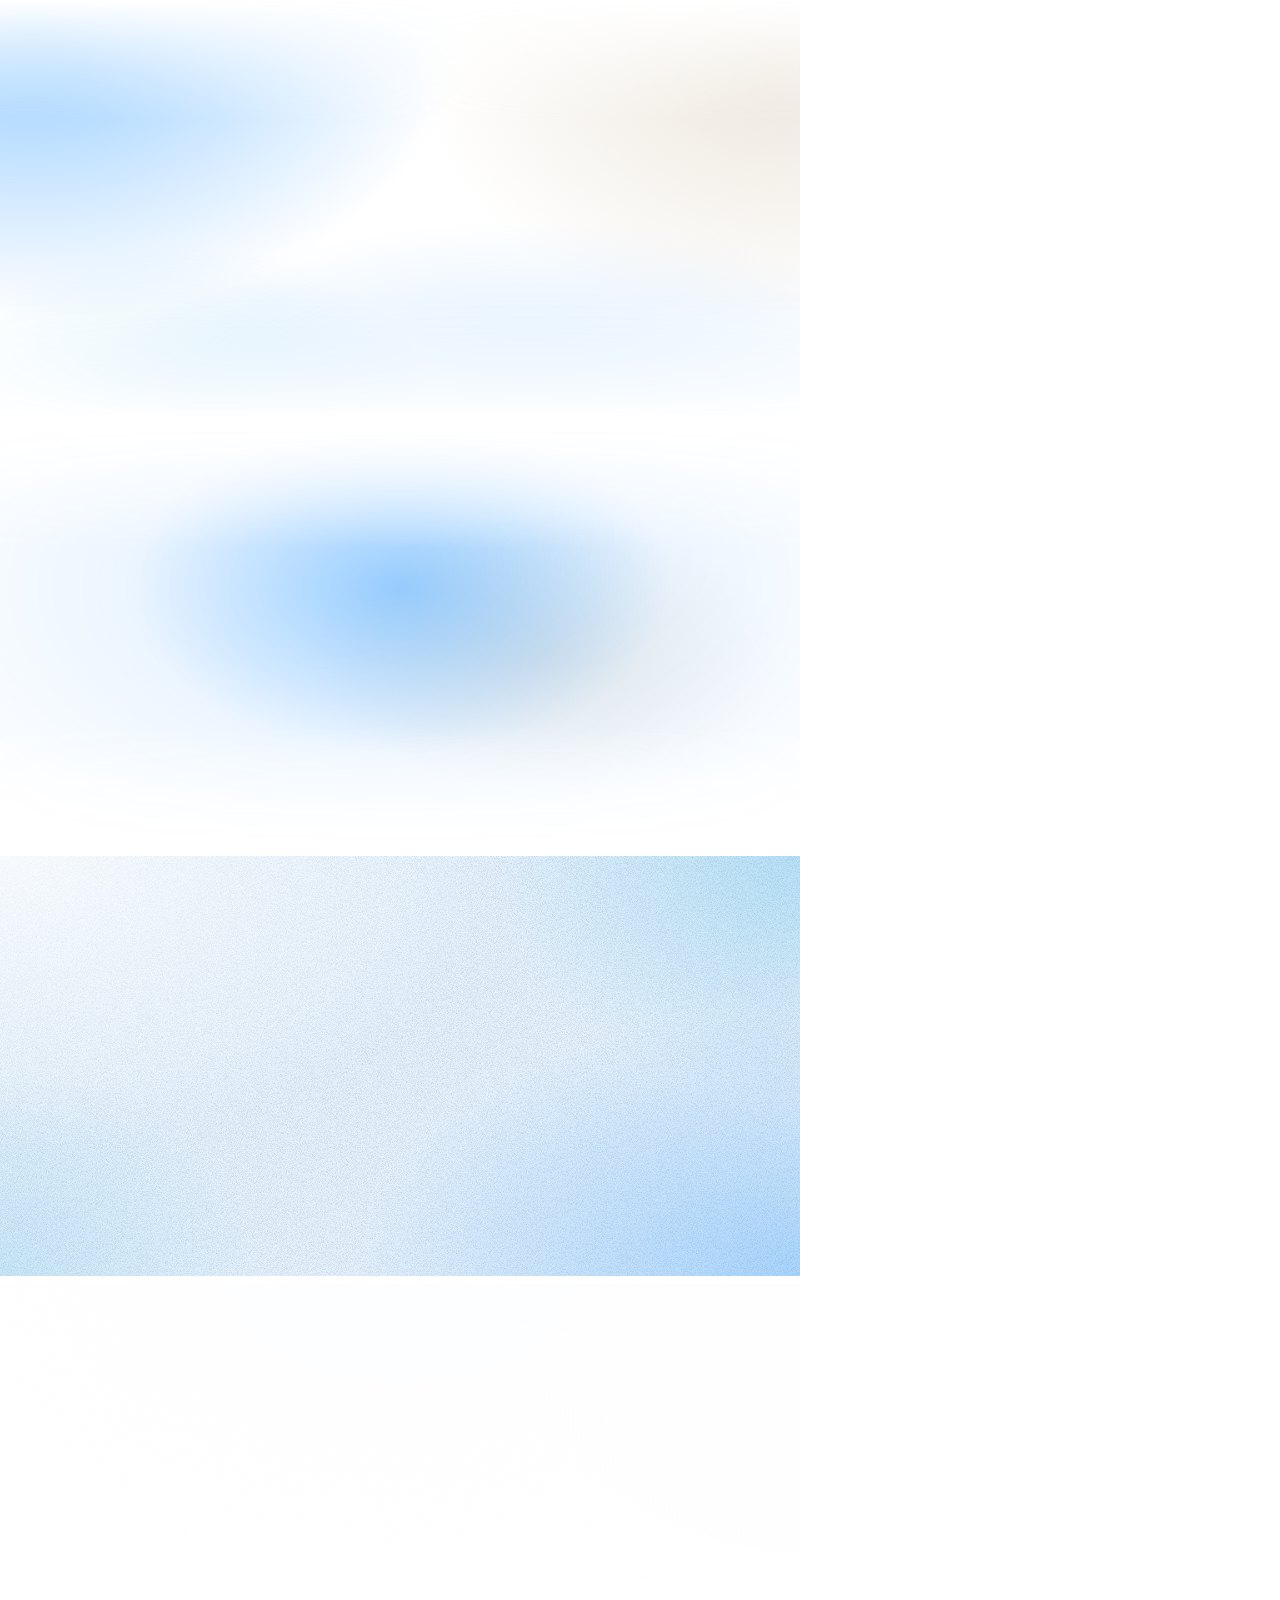
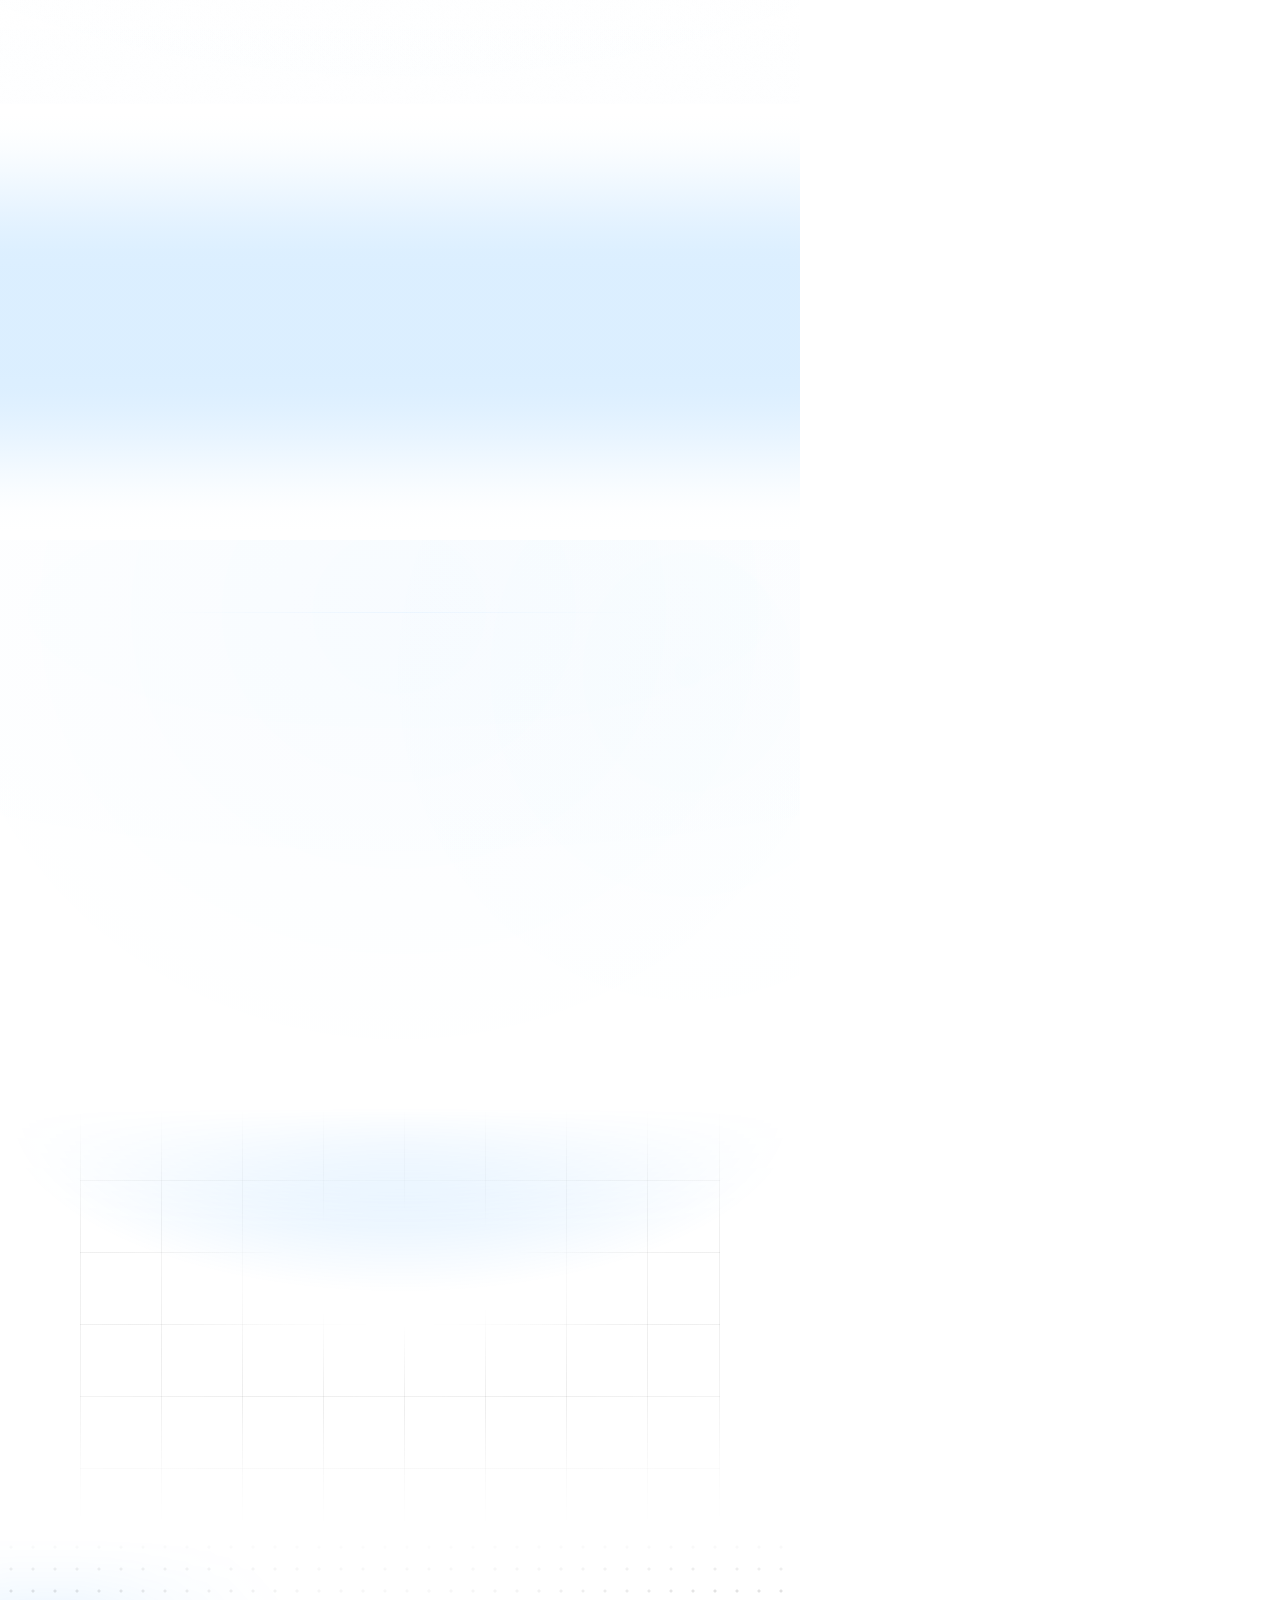
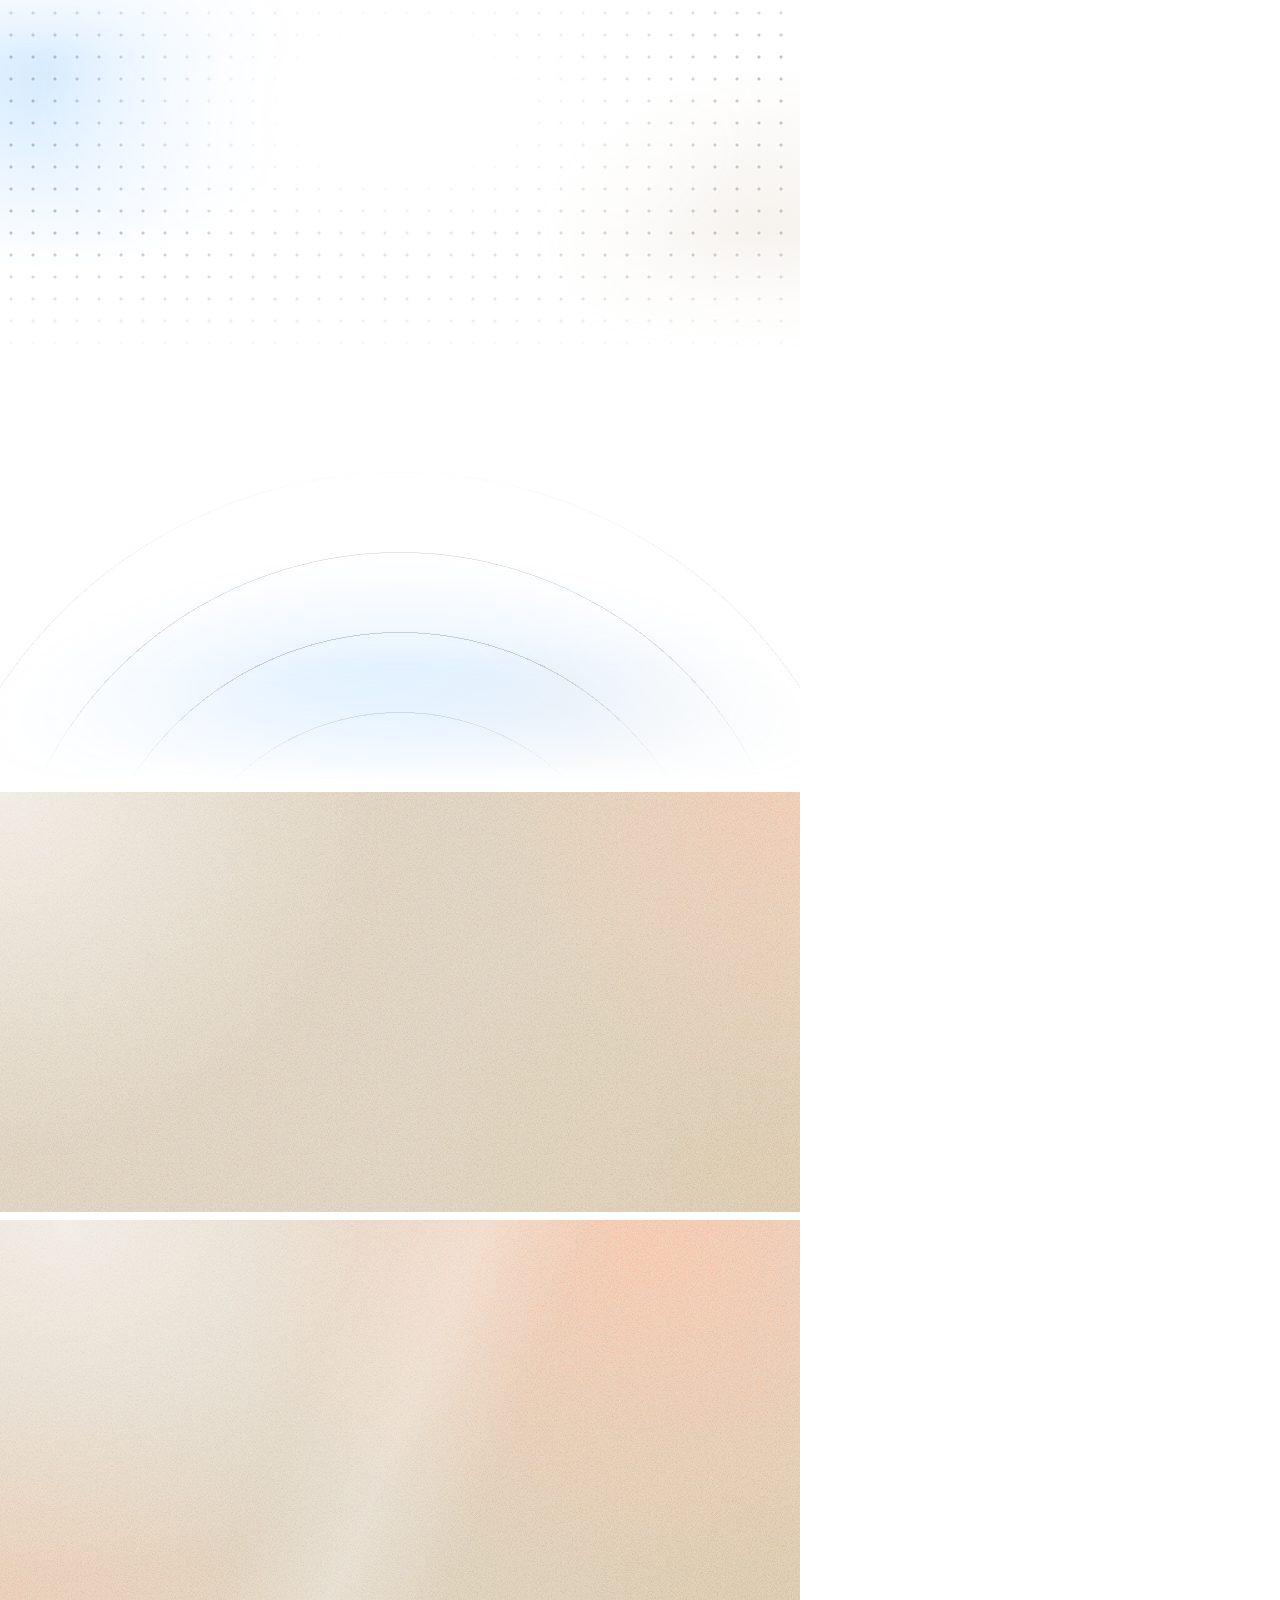
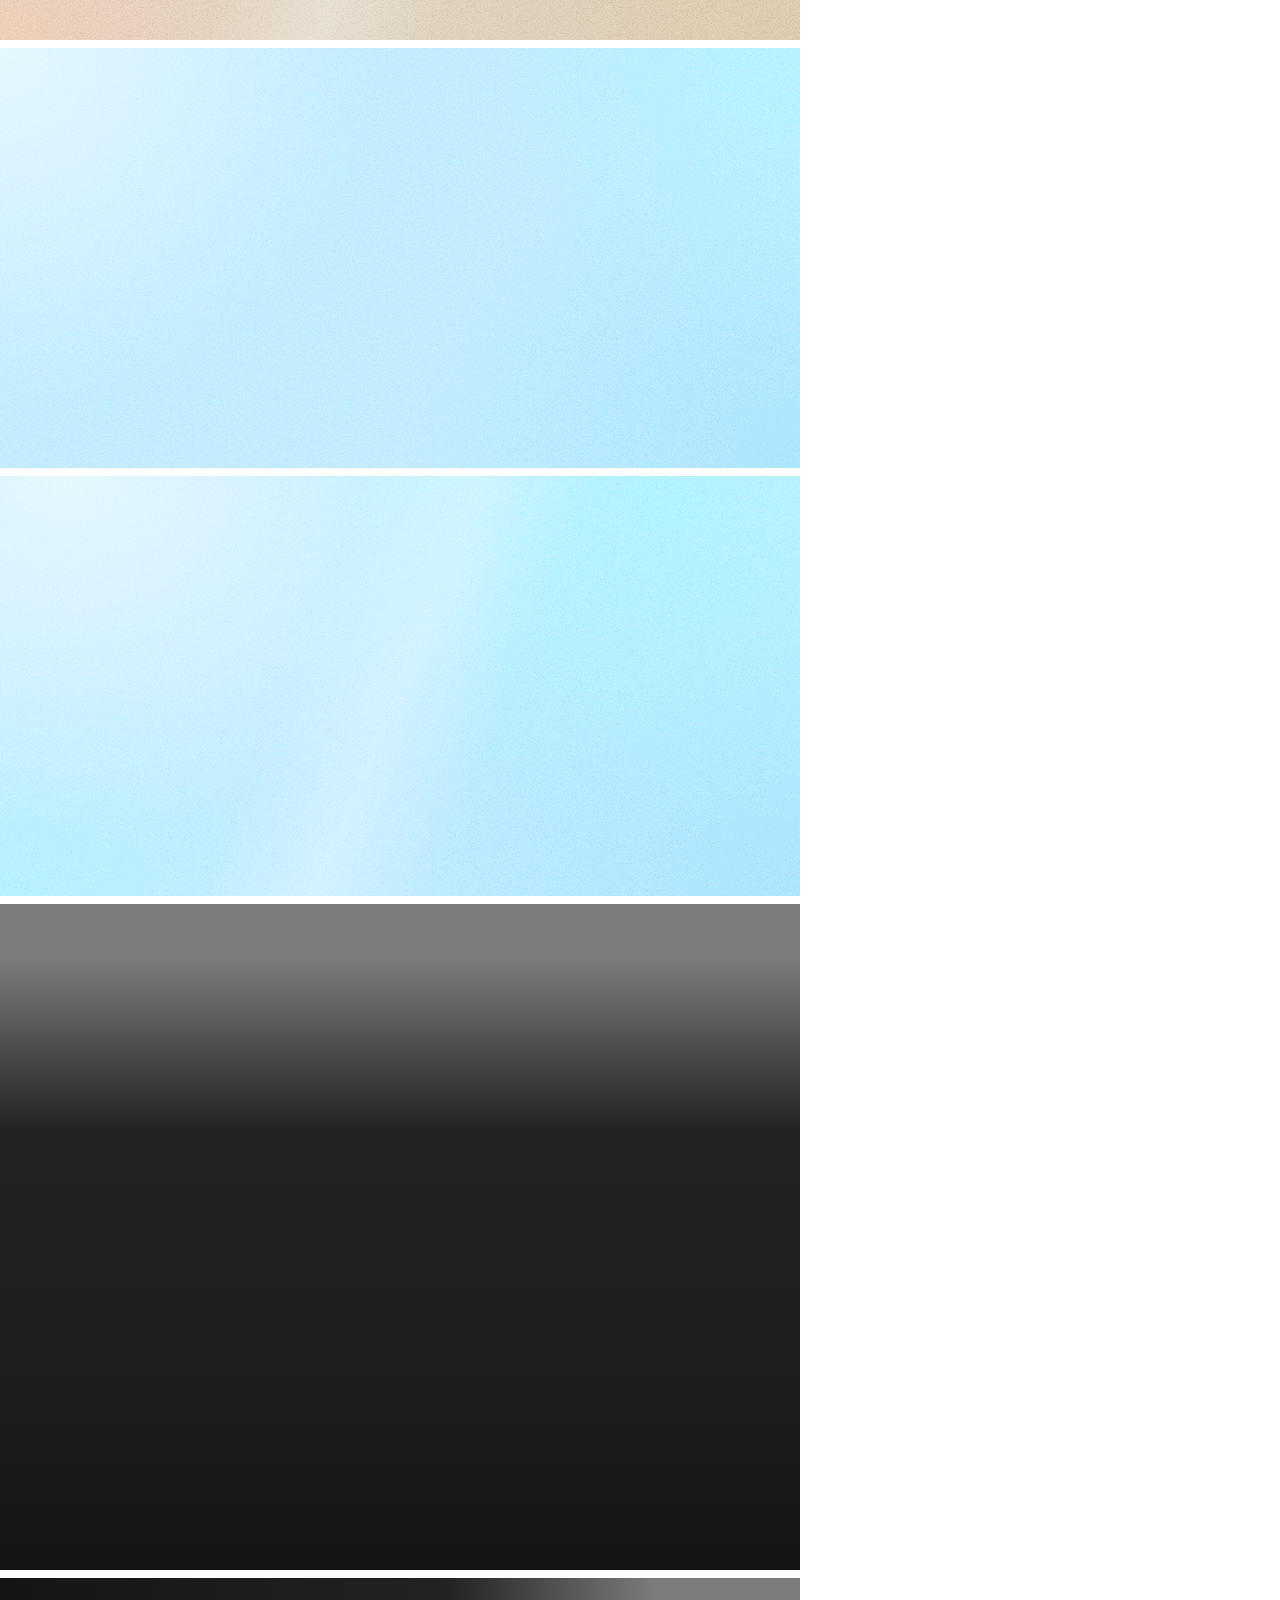
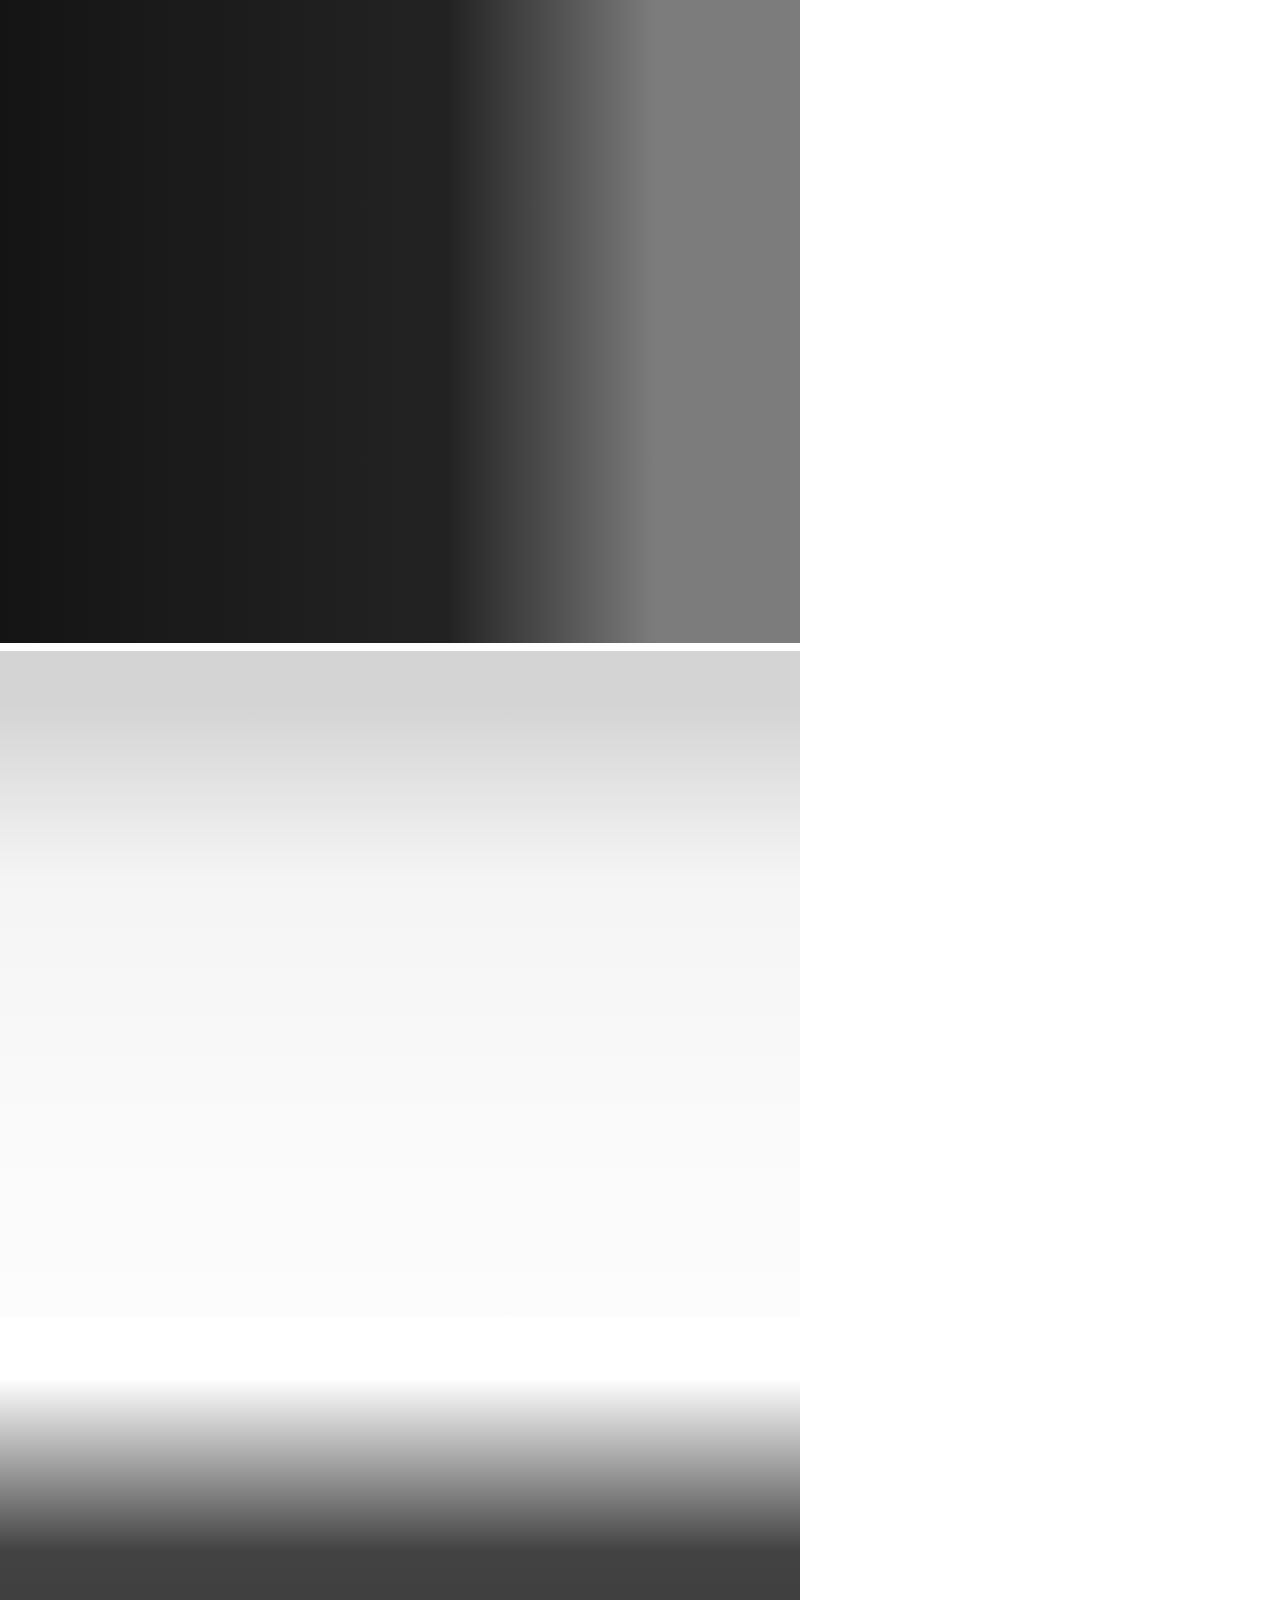
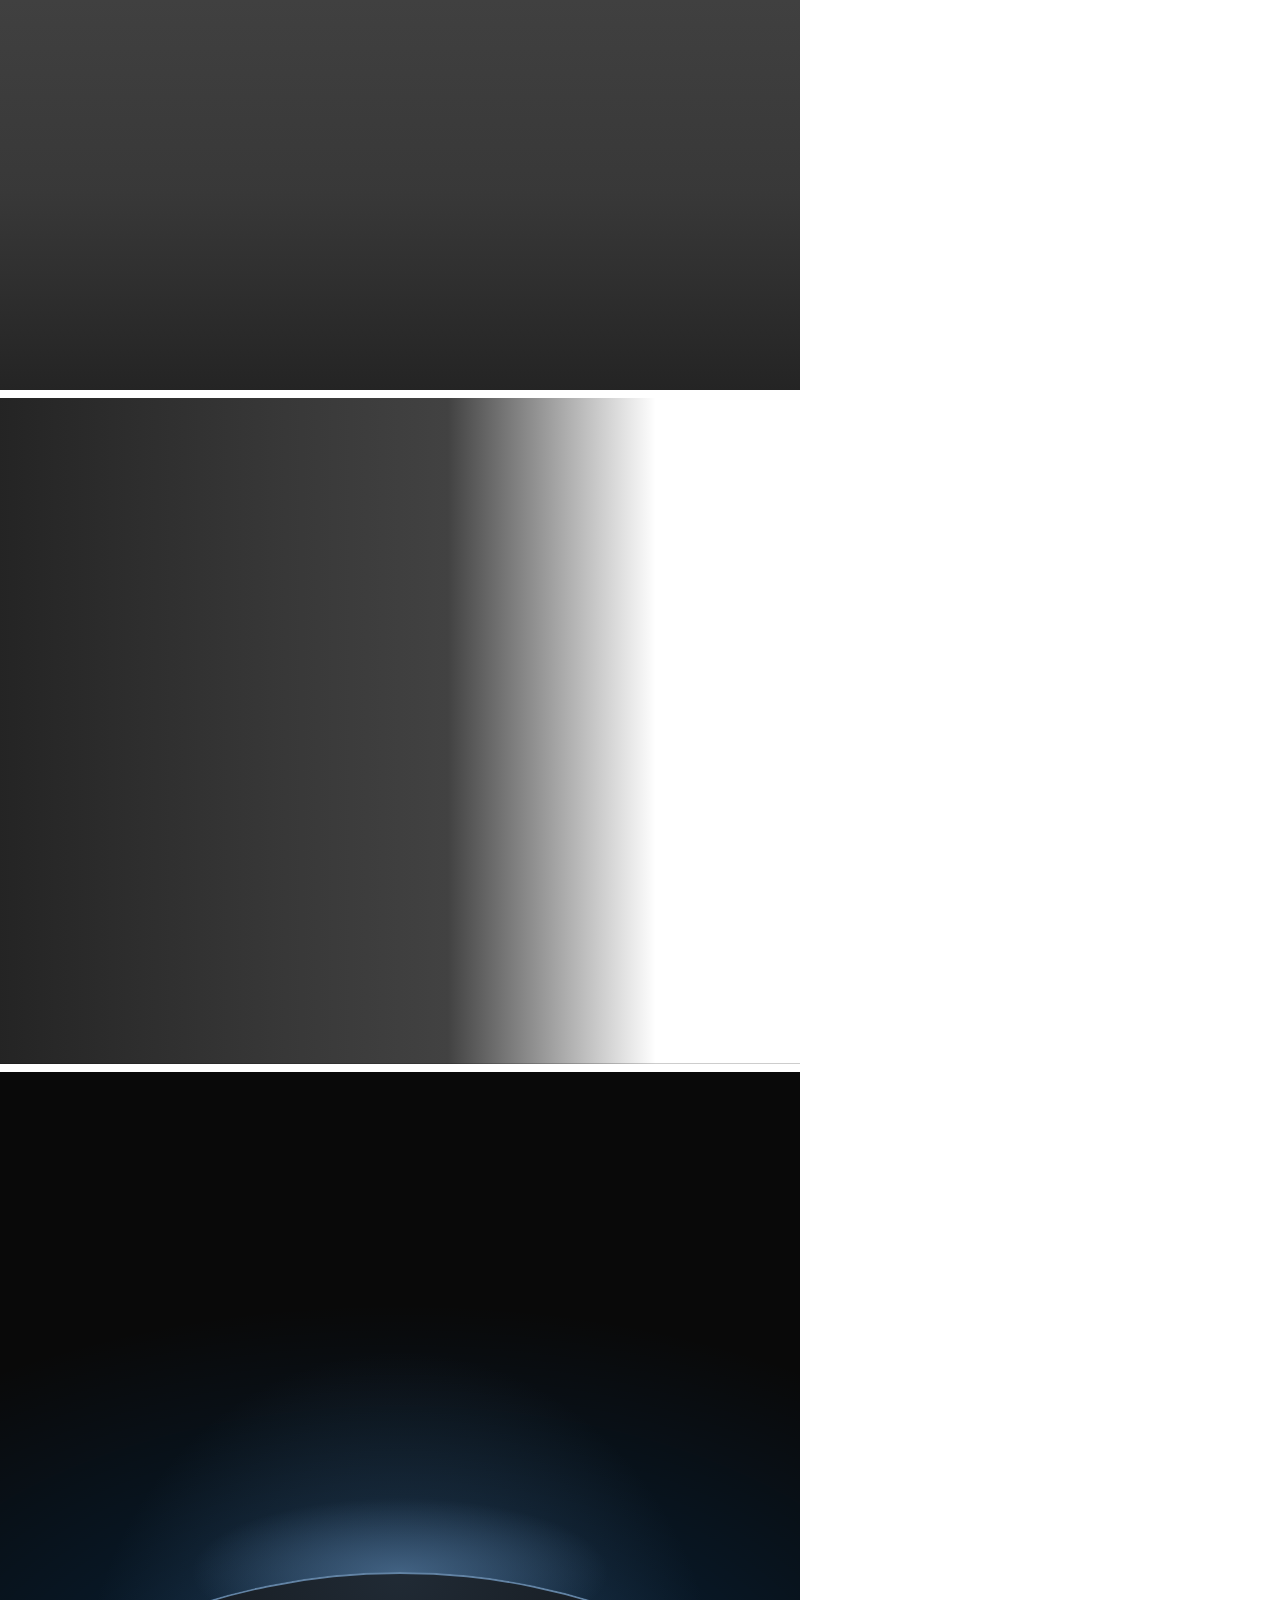
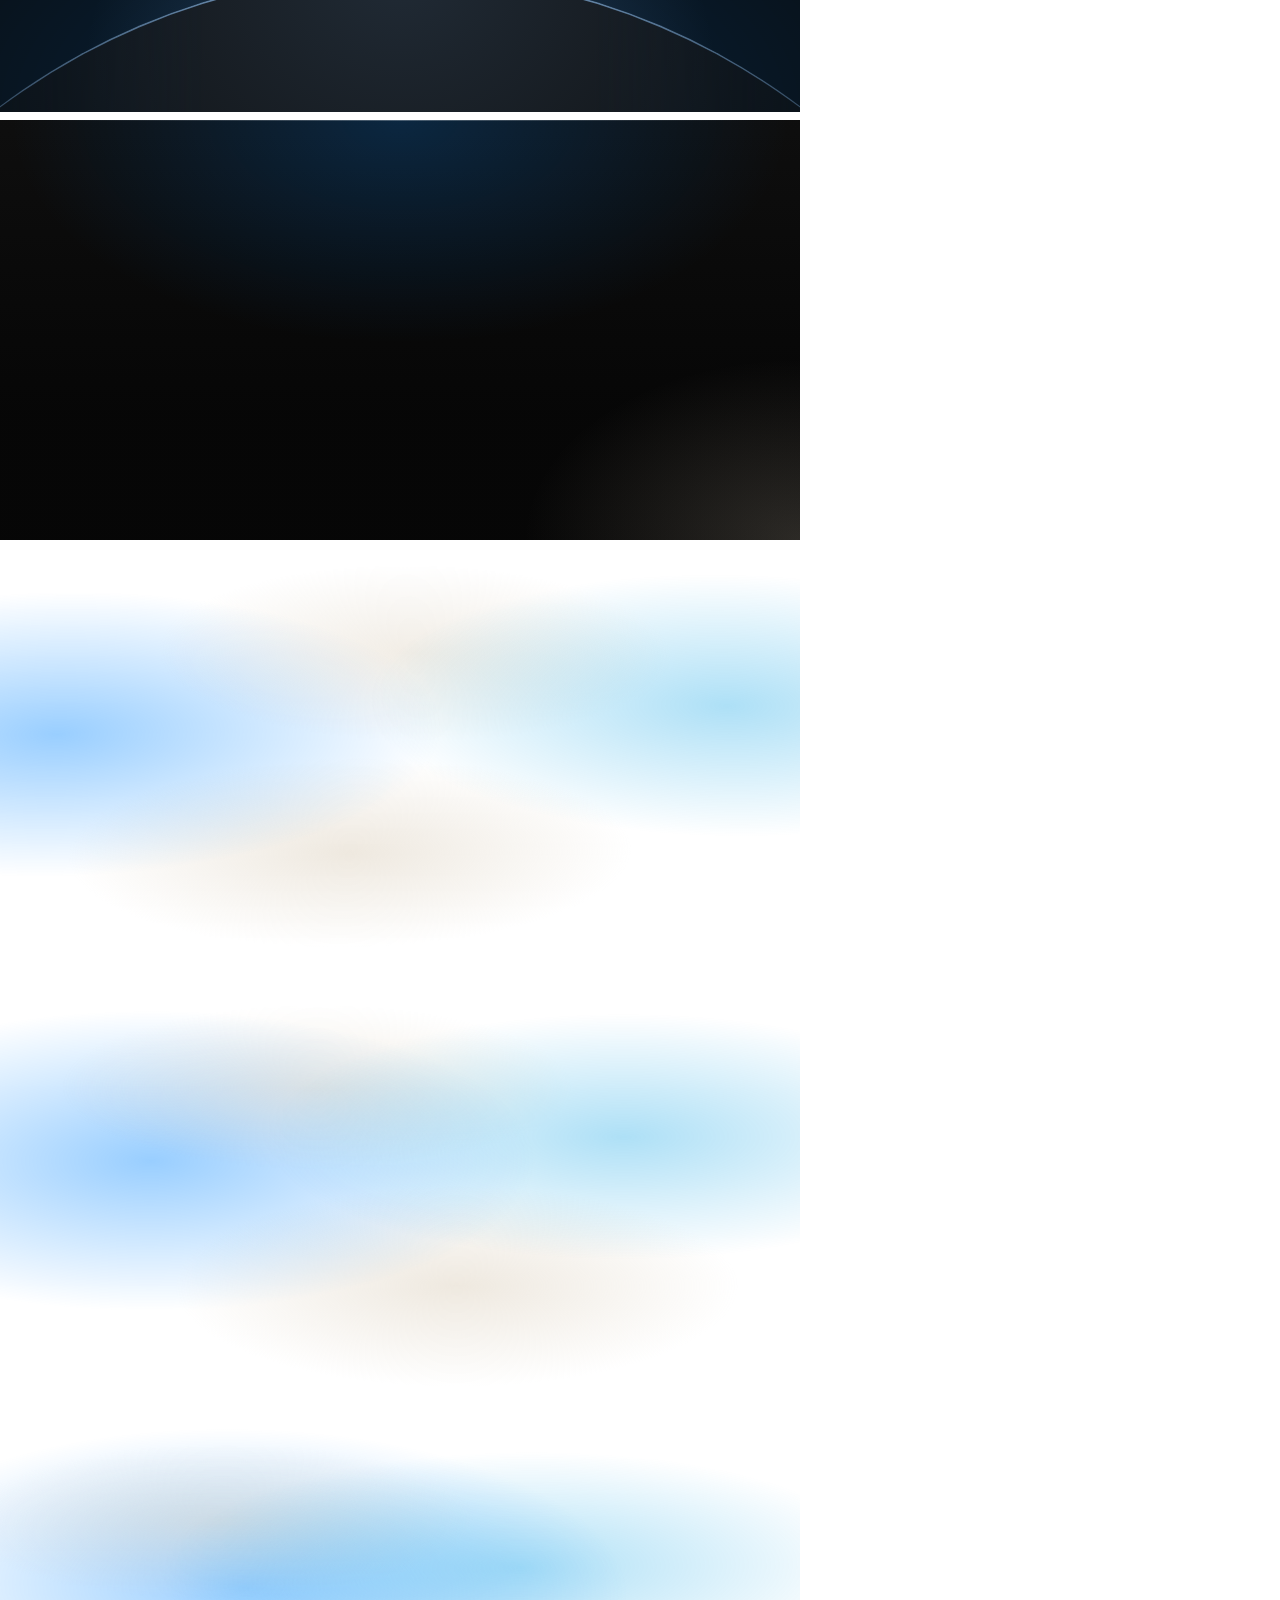
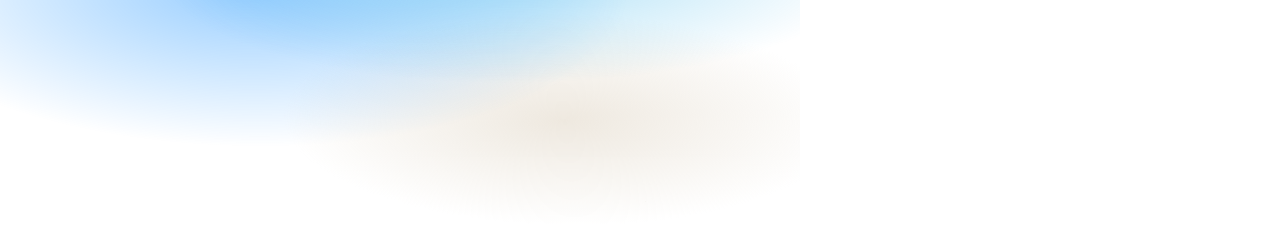
<file: assets/backgrounds/check.html>
<!doctype html>
<html lang="en" data-ground="sand">
<head>
<meta charset="utf-8">
<title>Backgrounds contrast check</title>
<!-- Every ground in a 800px box, for check.mjs: it sets a palette, screenshots the boxes and measures
     the ink and muted contrast on every pixel of each ground's text zone (index.json). The photograph
     grounds sit on a flat grey picture: #7c7c7c for the dark scrim, #d4d4d4 for the light one; and the worst case of the dark scrim: a white
     picture (white words on it). The light scrim is for pale photographs only. -->
<link rel="stylesheet" href="../system.css">
<link rel="stylesheet" href="backgrounds.css">
<style>body { margin: 0; width: 800px; } .box { width: 800px; margin: 0 0 8px; padding: 24px; font-size: 20px; } .pi, .pm { visibility: hidden; } .pi { color: var(--ink); } .pm { color: var(--muted); }  /* the liquid blobs held at the start, the middle and the end of their drift (the keyframes in backgrounds.css), so the text zone is measured where they stand under it */
  .at-start::before { animation: none; transform: translate3d(-7%, 0, 0) skewX(-7deg) scaleY(.94); } .at-start::after { animation: none; transform: translate3d(8%, 0, 0) skewX(6deg) scaleY(1.04); }
  .at-mid::before { animation: none; transform: translate3d(.5%, 0, 0) skewX(-.5deg) scaleY(.995); } .at-mid::after { animation: none; transform: translate3d(-.5%, 0, 0) scaleY(.98); }
  .at-end::before { animation: none; transform: translate3d(8%, 0, 0) skewX(6deg) scaleY(1.05); } .at-end::after { animation: none; transform: translate3d(-9%, 0, 0) skewX(-6deg) scaleY(.92); }
</style>
<script src="backgrounds.js" defer></script>
</head>
<body>
<div class="bg-mist box" data-g="mist" style="height:420px"><span class="pi">Ink</span> <span class="pm">Muted</span></div>
<div class="bg-halo box" data-g="halo" style="height:420px"><span class="pi">Ink</span> <span class="pm">Muted</span></div>
<div class="bg-grain box" data-g="grain" style="height:420px"><span class="pi">Ink</span> <span class="pm">Muted</span></div>
<div class="bg-paper box" data-g="paper" style="height:420px"><span class="pi">Ink</span> <span class="pm">Muted</span></div>
<div class="bg-dusk box" data-g="dusk" style="height:420px"><span class="pi">Ink</span> <span class="pm">Muted</span></div>
<div class="bg-topglow box" data-g="topglow" style="height:560px"><span class="pi">Ink</span> <span class="pm">Muted</span></div>
<div class="bg-ruled box" data-g="ruled" style="height:420px"><span class="pi">Ink</span> <span class="pm">Muted</span></div>
<div class="bg-dots box" data-g="dots" style="height:420px"><span class="pi">Ink</span> <span class="pm">Muted</span></div>
<div class="bg-arcs box" data-g="arcs" style="height:420px"><span class="pi">Ink</span> <span class="pm">Muted</span></div>
<div class="bg-band box" data-g="band" style="height:420px"><span class="pi">Ink</span> <span class="pm">Muted</span></div>
<div class="bg-field box" data-g="field" style="height:420px"><span class="pi">Ink</span> <span class="pm">Muted</span></div>
<div class="bg-band bg-tint box" data-g="band-tint" style="height:420px"><span class="pi">Ink</span> <span class="pm">Muted</span></div>
<div class="bg-field bg-tint box" data-g="field-tint" style="height:420px"><span class="pi">Ink</span> <span class="pm">Muted</span></div>
<div class="bg-photo box" data-g="photo" style="height:520px;--g-photo:linear-gradient(#7c7c7c,#7c7c7c)"><span class="pi">Ink</span> <span class="pm">Muted</span></div>
<div class="bg-photo bg-photo--left box" data-g="photo-left" style="height:520px;--g-photo:linear-gradient(#7c7c7c,#7c7c7c)"><span class="pi">Ink</span> <span class="pm">Muted</span></div>
<div class="bg-photo bg-photo--light box" data-g="photo-light" style="height:520px;--g-photo:linear-gradient(#d4d4d4,#d4d4d4)"><span class="pi">Ink</span> <span class="pm">Muted</span></div>
<div class="bg-photo box" data-g="photo-white" style="height:520px;--g-photo:linear-gradient(#fff,#fff)"><span class="pi">Ink</span> <span class="pm">Muted</span></div>
<div class="bg-photo bg-photo--left box" data-g="photo-left-white" style="height:520px;--g-photo:linear-gradient(#fff,#fff)"><span class="pi">Ink</span> <span class="pm">Muted</span></div>
<div class="bg-horizon box" data-g="horizon" style="height:640px"><span class="pi">Ink</span> <span class="pm">Muted</span></div>
<div class="bg-deep box" data-g="deep" style="height:420px"><span class="pi">Ink</span> <span class="pm">Muted</span></div>
<div class="bg-liquid box at-start" data-g="liquid" data-no-pause style="height:420px"><span class="pi">Ink</span> <span class="pm">Muted</span></div>
<div class="bg-liquid box at-mid" data-g="liquid-mid" data-no-pause style="height:420px"><span class="pi">Ink</span> <span class="pm">Muted</span></div>
<div class="bg-liquid box at-end" data-g="liquid-end" data-no-pause style="height:420px"><span class="pi">Ink</span> <span class="pm">Muted</span></div>

</body>
</html>
</file>
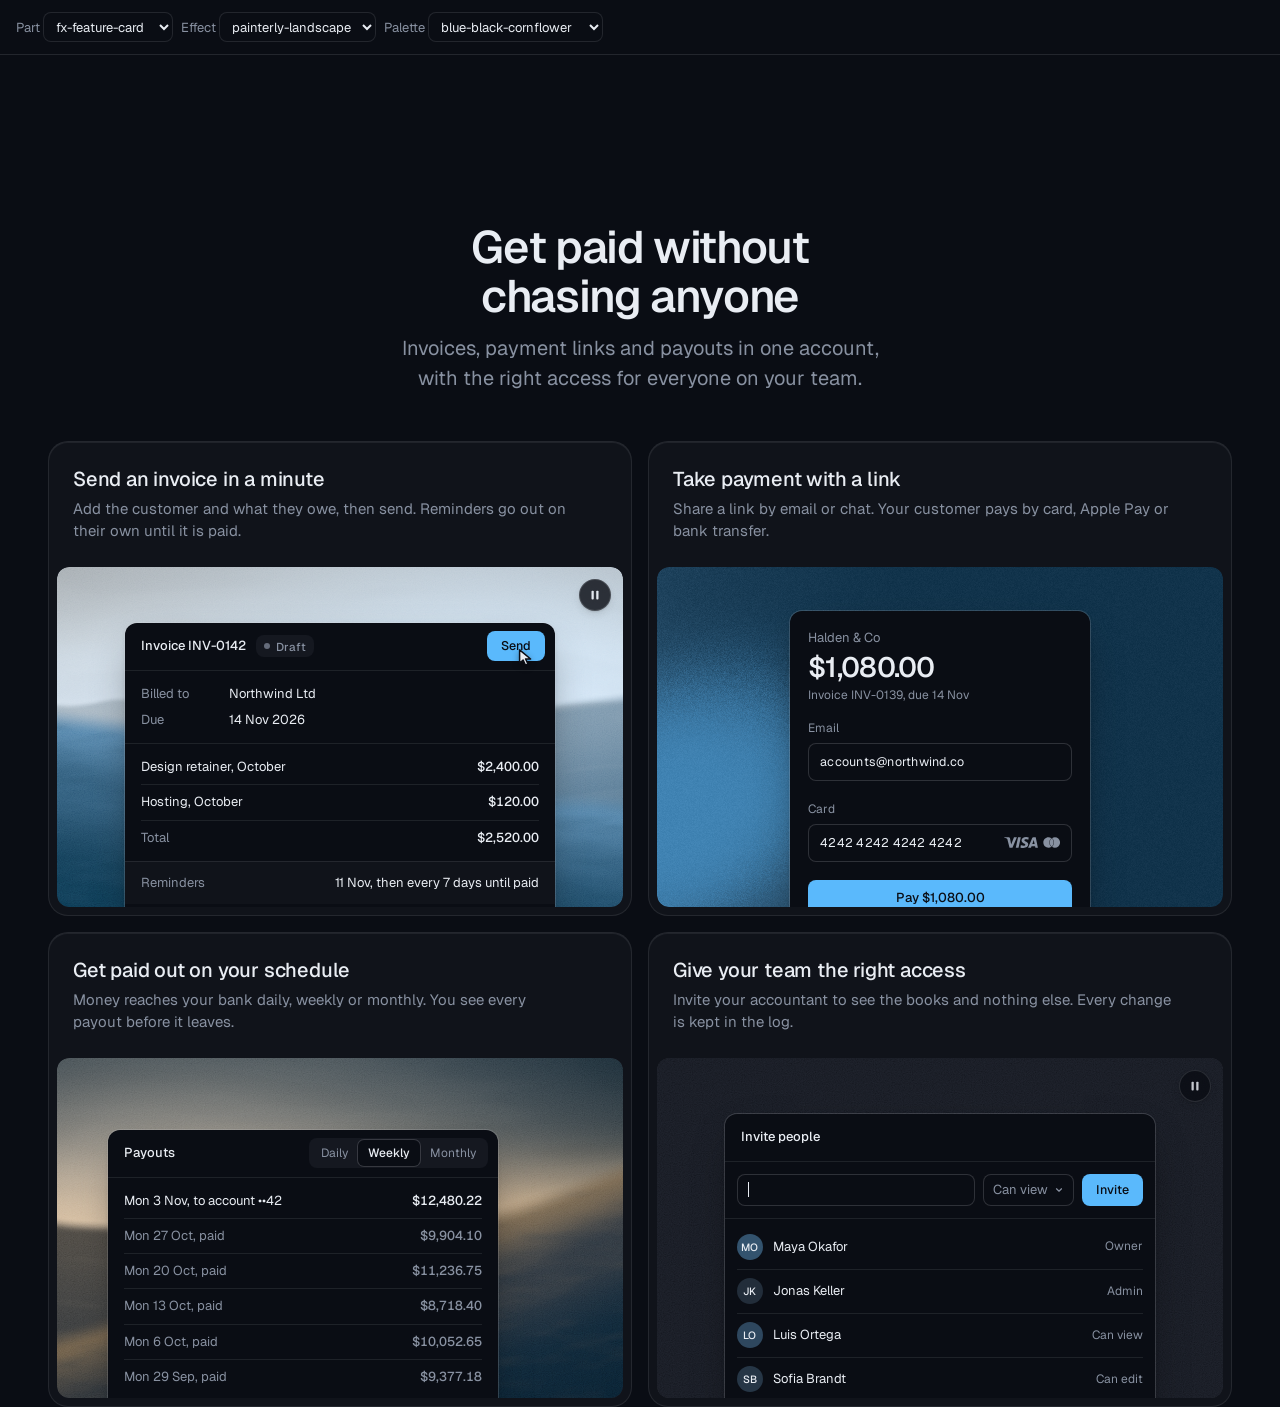
<file: assets/components/_lab.html>
<!doctype html>
<html lang="en" data-radius="soft">
<head>
<script>window.__tpGlMax = 16;   /* a gallery shows many live effects at once; a page of a site keeps the default 4 (fx.js) */</script>
<meta charset="utf-8">
<meta name="viewport" content="width=device-width, initial-scale=1">
<title>Component lab</title>
<link rel="preconnect" href="https://fonts.googleapis.com">
<link rel="preconnect" href="https://fonts.gstatic.com" crossorigin>
<link href="https://fonts.googleapis.com/css2?family=Geist:wght@100..900&family=Geist+Mono:wght@400..600&display=swap" rel="stylesheet">
<link rel="stylesheet" href="../system.css">
<link rel="stylesheet" href="./base.css">
<style>
  /* one component on its own, with a chosen effect (or object) and palette:
     _lab.html?c=fx-chart&fx=ruled-grounds&palette=white-link-blue&w=640 */
  :root { --font-display: "Geist", system-ui, sans-serif; --font-text: "Geist", system-ui, sans-serif; --font-mono: "Geist Mono", ui-monospace, monospace; --display-weight: 560; --display-tracking: -0.03em; }
  body { min-height: 100vh; margin: 0; }
  .bar { display: flex; flex-wrap: wrap; gap: 8px; align-items: center; padding: 12px 16px; border-bottom: 1px solid var(--line); font: 13px/1.4 var(--font-text); color: var(--muted); }
  .bar select { font: inherit; color: var(--ink); background: var(--bg); border: 1px solid var(--line); border-radius: var(--r-sm); height: 30px; padding: 0 8px; }
  .stage { padding: clamp(16px, 4vw, 48px); margin-inline: auto; }
</style>
</head>
<body>
<div class="bar">
  <label>Part <select id="c"></select></label>
  <label>Effect <select id="fx"></select></label>
  <label>Palette <select id="pal"></select></label>
</div>
<main class="stage" id="stage"></main>
<script type="module">
  import fx from '../effects/fx.js';
  const PARTS = ['fx-feature-card', 'fx-dither-object', 'fx-headline', 'fx-button', 'fx-prompt', 'fx-icon-tiles', 'fx-stat', 'fx-globe', 'fx-map', 'fx-chart', 'fx-bars', 'fx-band', 'fx-spotlight', 'fx-photo', 'fx-avatar', 'fx-search', 'fx-logos', 'fx-tabs', 'fx-pricing', 'fx-progress'];
  const PALETTES = {
    'blue-black-cornflower': { bg: '#0a0d14', surface: '#131824', ink: '#e9edf3', muted: '#8891a1', accent: '#5ab9fc', accentInk: '#0a0d14' },
    'graphite-safety-orange': { bg: '#18191b', surface: '#222427', ink: '#eff0f1', muted: '#9c9ea3', accent: '#ff4a1f', accentInk: '#18191b' },
    'white-link-blue': { bg: '#ffffff', surface: '#f4f4f4', ink: '#111111', muted: '#6b6b6b', accent: '#1a4be0', accentInk: '#ffffff' },
    'moss-sand': { bg: '#ddd6c6', surface: '#d2cab8', ink: '#2a2a26', muted: '#59574e', accent: '#4f6238', accentInk: '#ffffff' },
    'cobalt-field': { bg: '#0034eb', surface: '#002fd6', ink: '#ffffff', muted: '#dfe4f2', accent: '#e9e34a', accentInk: '#111111' },
  };
  const q = new URLSearchParams(location.search);
  const part = PARTS.includes(q.get('c')) ? q.get('c') : PARTS[0];
  const palId = PALETTES[q.get('palette')] ? q.get('palette') : 'blue-black-cornflower';
  const p = PALETTES[palId];
  const s = document.documentElement.style;
  const action = fx.color.contrast(p.accent, p.bg) >= 2.2 ? p.accent : p.ink;
  Object.entries({ '--p-bg': p.bg, '--p-surface': p.surface, '--p-ink': p.ink, '--p-muted': p.muted, '--p-accent': p.accent, '--p-accent-ink': p.accentInk, '--p-action': action, '--p-action-ink': action === p.accent ? p.accentInk : p.bg }).forEach(([k, v]) => s.setProperty(k, v));
  s.colorScheme = fx.color.isDark(p.bg) ? 'dark' : 'light';
  if (q.has('fallback')) fx.config.forceFallback = true;
  // one part at a time: at most 4 live WebGL contexts on this page
  fx.config.maxLive = 4;
  if (q.has('w')) document.getElementById('stage').style.maxWidth = q.get('w') + 'px';

  const base = `./${part}/`;
  const [meta, html, mod] = await Promise.all([fetch(base + 'meta.json').then(r => r.json()), fetch(base + 'component.html').then(r => r.text()), import(base + 'component.js')]);
  const link = Object.assign(document.createElement('link'), { rel: 'stylesheet', href: base + 'component.css' });
  document.head.append(link);
  await new Promise(r => { link.onload = link.onerror = r; });
  const choices = meta.effects?.length ? meta.effects : meta.objects || [];
  const chosen = choices.includes(q.get('fx')) ? q.get('fx') : meta.default;
  const stage = document.getElementById('stage');
  stage.innerHTML = html;
  const root = stage.firstElementChild;
  // the chosen effect goes where the part reads it: data-cx-object, data-cx-fill, or data-cx-effect on the root
  // the dither object: one figure set to the chosen object (one live object, as on a page); no caption under it
  if (meta.objects) {
    const fig = root.matches('[data-cx-object]') ? root : root.querySelector('[data-cx-object]');
    fig.dataset.cxObject = chosen;
    if (q.get('render') === 'studio') fig.dataset.cxRender = 'studio';
    fig.querySelector('.cx-obj__stage').removeAttribute('aria-label');
    fig.style.maxWidth = '720px';
  }
  // without ?fx= the markup keeps its own effects (the feature card mixes a landscape and a grain: setting
  // the default on every panel would paint the grain panel as a landscape too)
  else if (!choices.includes(q.get('fx'))) { /* as written */ }
  else if (root.querySelector('[data-cx-fill]')) root.querySelectorAll('[data-cx-fill]').forEach(el => { el.dataset.cxFill = chosen; });
  else if (root.querySelector('[data-cx-effect]')) root.querySelectorAll('[data-cx-effect]').forEach(el => { el.dataset.cxEffect = chosen; });
  else root.dataset.cxEffect = chosen;
  // the map draws its baked streets; an effect named with ?fx= shows its fallback ground (no map data) instead
  if (part === 'fx-map' && choices.includes(q.get('fx'))) delete root.dataset.cxMap;
  await document.fonts.ready;
  window.__part = mod.default(root);
  setTimeout(() => { document.documentElement.dataset.ready = '1'; }, 1200);

  const fill = (sel, list, cur, key) => {
    const el = document.getElementById(sel);
    el.innerHTML = list.map(v => `<option${v === cur ? ' selected' : ''}>${v}</option>`).join('');
    el.addEventListener('change', () => { q.set(key, el.value); if (key === 'c') q.delete('fx'); location.search = q.toString(); });
  };
  fill('c', PARTS, part, 'c');
  // a part whose default is none (the map's streets, the photograph as it is) lists none first, so the
  // select never shows an effect that is not on
  fill('fx', meta.default === 'none' ? ['none', ...choices] : choices, chosen, 'fx');
  fill('pal', Object.keys(PALETTES), palId, 'palette');
</script>
</body>
</html>
</file>
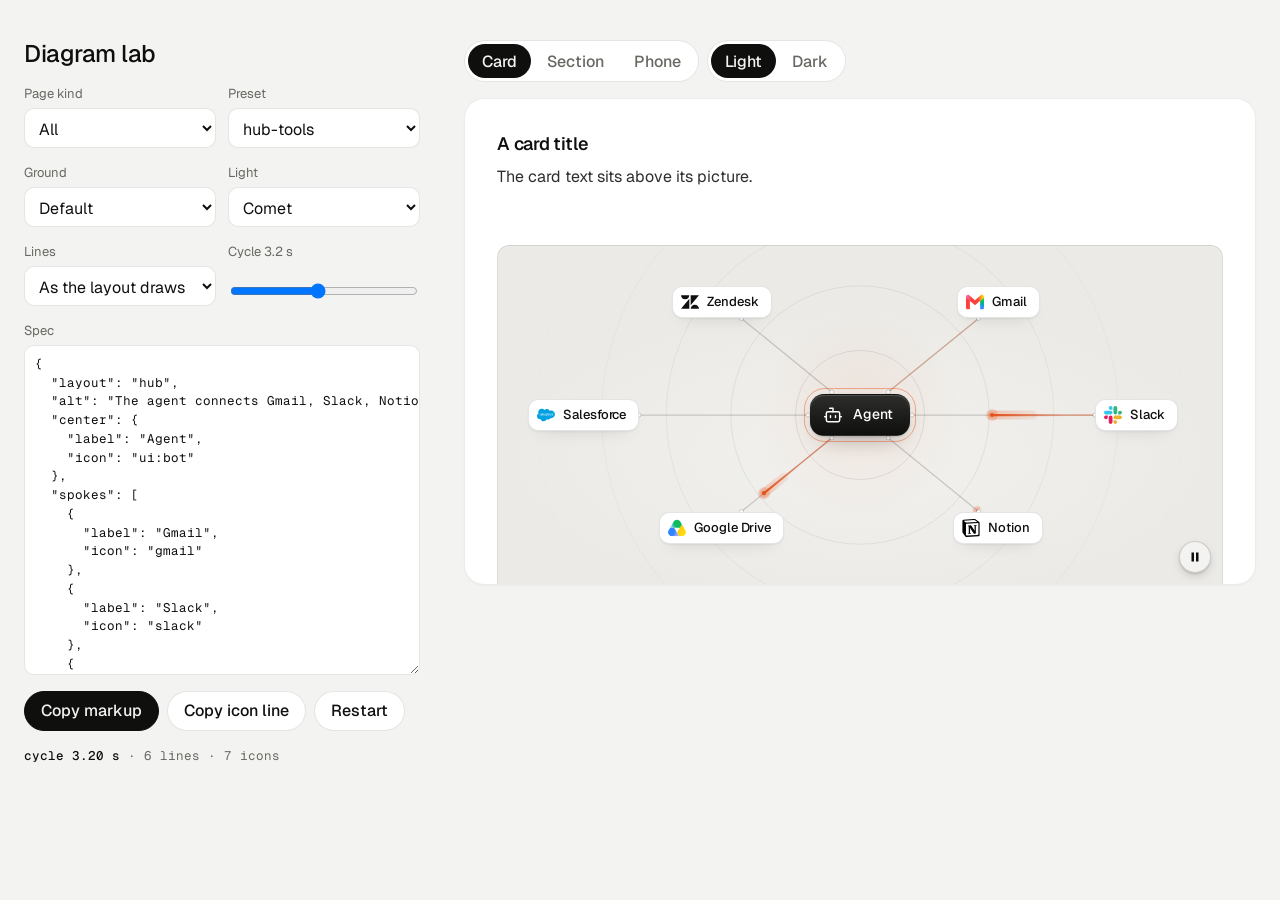
<file: assets/diagrams/lab.html>
<!doctype html>
<html lang="en">
<head>
<meta charset="utf-8">
<meta name="viewport" content="width=device-width, initial-scale=1">
<title>Diagram lab</title>
<link rel="preconnect" href="https://fonts.googleapis.com">
<link rel="preconnect" href="https://fonts.gstatic.com" crossorigin>
<link href="https://fonts.googleapis.com/css2?family=Geist:wght@300..700&family=Geist+Mono:wght@400;500&display=swap" rel="stylesheet">
<link rel="stylesheet" href="../ui/cards.css">
<link rel="stylesheet" href="diagram.css">
<style>
  /* The builder: pick a preset, change the JSON or the controls, see the card at once, copy the markup. Not part of a page. */
  :root { --font-text: "Geist", system-ui, sans-serif; --font-display: "Geist", system-ui, sans-serif; --font-mono: "Geist Mono", ui-monospace, monospace; }
  [data-theme="light"] { --bg: #f3f3f1; --card: #ffffff; --ink: #0f0f0e; --muted: #686863; --accent: #e5531c; --accent-ink: #ffffff; --frag: #ffffff; --ground-bg: #ebeae6; --ground-accent: #dcd9d0; --line: rgb(0 0 0 / .1); --field: #ffffff; }
  [data-theme="light"][data-accent="blue"] { --accent: #2456e8; }
  [data-theme="light"][data-accent="green"] { --accent: #16825d; }
  [data-theme="dark"] { --bg: #070708; --card: #141416; --ink: #f2f2ef; --muted: #8f9094; --accent: #ff7a3c; --accent-ink: #120c08; --frag: #1c1d20; --ground-bg: #101012; --ground-accent: #232326; --line: rgb(255 255 255 / .12); --field: #101012; }
  [data-theme="dark"][data-accent="white"] { --accent: #f2f2ef; --accent-ink: #0b0b0c; }
  [data-theme="dark"][data-accent="green"] { --accent: #3ccf8e; --accent-ink: #06130d; }
  * { box-sizing: border-box; }
  html, body { margin: 0; }
  body { font-family: var(--font-text); background: var(--bg); color: var(--ink); -webkit-font-smoothing: antialiased; min-height: 100vh; }
  .lab { display: grid; gap: 32px; max-width: 1440px; margin: 0 auto; padding: 32px 24px 64px; }
  .side { display: grid; gap: 16px; align-content: start; min-width: 0; }
  .side h1 { margin: 0; font: 500 24px/1.2 var(--font-display); letter-spacing: -0.02em; }
  .row { display: grid; gap: 6px; }
  .row > label, .row > .lbl { font-size: 13px; color: var(--muted); }
  .two { display: grid; grid-template-columns: 1fr 1fr; gap: 12px; }
  select, textarea, button, input[type=range] { font: inherit; color: inherit; }
  select, textarea { width: 100%; background: var(--field); border: 1px solid var(--line); border-radius: 10px; padding: 9px 10px; }
  select { height: 40px; }
  textarea { min-height: 360px; resize: vertical; font: 400 12.5px/1.5 var(--font-mono); white-space: pre; tab-size: 2; }
  textarea.is-bad { border-color: #c4321c; }
  .btns { display: flex; flex-wrap: wrap; gap: 8px; }
  button.b { height: 40px; padding: 0 16px; border-radius: 999px; border: 1px solid var(--line); background: var(--card); cursor: pointer; font-weight: 500; }
  button.b:hover { border-color: var(--ink); }
  button.b--main { background: var(--ink); color: var(--bg); border-color: var(--ink); }
  .out { font: 400 12.5px/1.5 var(--font-mono); color: var(--muted); overflow-wrap: anywhere; min-height: 1.5em; }
  .out b { color: var(--ink); font-weight: 500; }
  .out .bad { color: #c4321c; }
  .lb-stage { min-width: 0; display: grid; align-content: start; gap: 16px; }
  .lb-stage .card > .panel { --p-h: 340px; }
  .lb-stage .card--wide > .panel { --p-h: 560px; }
  .lb-stage .card--phone { max-width: 390px; }
  .lb-stage .card--phone > .panel { --p-h: 300px; }
  .seg { display: inline-flex; border: 1px solid var(--line); border-radius: 999px; padding: 3px; gap: 2px; background: var(--card); width: fit-content; }
  .seg button { height: 34px; padding: 0 14px; border: 0; background: none; border-radius: 999px; cursor: pointer; font-weight: 500; color: var(--muted); }
  .seg button[aria-pressed="true"] { background: var(--ink); color: var(--bg); }
  @media (min-width: 1024px) { .lab { grid-template-columns: 400px minmax(0, 1fr); gap: 40px; padding-top: 40px; } textarea { min-height: 330px; } .side { position: sticky; top: 24px; max-height: calc(100vh - 48px); overflow: auto; padding-right: 4px; } }
  @media (max-width: 639px) { .lab { padding: 24px 16px 48px; } }
</style>
</head>
<body data-theme="light" data-icon-base="../icons/demo/">
<div class="lab">
  <aside class="side">
    <h1>Diagram lab</h1>
    <div class="two">
      <div class="row"><label for="type">Page kind</label><select id="type"><option value="">All</option><option>software</option><option>tech</option><option>gaming</option><option>product</option><option>service</option></select></div>
      <div class="row"><label for="preset">Preset</label><select id="preset"></select></div>
    </div>
    <div class="two">
      <div class="row"><label for="ground">Ground</label><select id="ground"><option value="">Default</option><option>dots</option><option>rings</option><option>grid</option><option>glow</option><option>glow dots</option><option>glow rings</option><option>none</option></select></div>
      <div class="row"><label for="pulse">Light</label><select id="pulse"><option value="">Comet</option><option>dot</option><option>none</option></select></div>
    </div>
    <div class="two">
      <div class="row"><label for="curve">Lines</label><select id="curve"><option value="">As the layout draws them</option><option>curve</option><option>elbow</option><option>swirl</option></select></div>
      <div class="row"><label for="cycle">Cycle <span id="cycleV">3.2 s</span></label><input id="cycle" type="range" min="2.5" max="4" step="0.1" value="3.2"></div>
    </div>
    <div class="row"><label for="json">Spec</label><textarea id="json" spellcheck="false"></textarea></div>
    <div class="btns">
      <button class="b b--main" id="copy" type="button">Copy markup</button>
      <button class="b" id="copyIcons" type="button">Copy icon line</button>
      <button class="b" id="restart" type="button">Restart</button>
    </div>
    <div class="out" id="info"></div>
  </aside>
  <main class="lb-stage">
    <div class="btns">
      <div class="seg" id="size" role="group" aria-label="Size"><button type="button" data-v="card" aria-pressed="true">Card</button><button type="button" data-v="section" aria-pressed="false">Section</button><button type="button" data-v="phone" aria-pressed="false">Phone</button></div>
      <div class="seg" id="theme" role="group" aria-label="Palette"><button type="button" data-v="light" aria-pressed="true">Light</button><button type="button" data-v="dark" aria-pressed="false">Dark</button></div>
    </div>
    <article class="card card--row" id="card"><h3 id="ct"></h3><p id="cp"></p><div class="panel"><div class="dg" id="dg"></div></div></article>
  </main>
</div>
<script type="module">
  import dg from './diagram.js';
  const $ = id => document.getElementById(id);
  const presets = await dg.presets();
  const base = new URL('../icons/demo/', location.href).href;
  const q = new URLSearchParams(location.search);
  let spec = null, d = null, size = 'card';

  const names = type => Object.keys(presets).filter(k => !type || (presets[k].types || []).includes(type));
  const fillPresets = () => { $('preset').innerHTML = names($('type').value).map(k => `<option>${k}</option>`).join(''); };
  const load = id => { spec = JSON.parse(JSON.stringify(presets[id])); delete spec.types; $('json').value = JSON.stringify(spec, null, 2); sync(); };
  const first = n => (spec.center || spec.core || spec.input || spec.root || spec.left || {}).label || n;

  function iconIds(o, out = new Set()) {
    if (Array.isArray(o)) o.forEach(x => iconIds(x, out));
    else if (o && typeof o === 'object') for (const k in o) { if (k === 'icon' && typeof o[k] === 'string' && !/^text:|[/.]/.test(o[k])) out.add(o[k]); else iconIds(o[k], out); }
    return out;
  }
  function markup() {
    const j = JSON.stringify(spec);
    return /'/.test(j)
      ? `<div class="panel"><div class="dg" data-diagram><script type="application/json">${j}<\/script></div></div>`
      : `<div class="panel"><div class="dg" data-diagram='${j}'></div></div>`;
  }
  function paint() {
    const card = $('card');
    card.classList.toggle('card--wide', size === 'section');
    card.classList.toggle('card--phone', size === 'phone');
    const s = JSON.parse(JSON.stringify(spec));
    if (size === 'section') s.size = 'section';
    $('ct').textContent = 'A card title';
    $('cp').textContent = 'The card text sits above its picture.';
    const el = $('dg');
    d = dg.mount(el, s, { iconBase: base });
    const ids = [...iconIds(spec)];
    setTimeout(() => {
      $('info').innerHTML = `<b>cycle ${d.T ? d.T.toFixed(2) : '-'} s</b> · ${d.E ? d.E.filter(e => e.lit).length : 0} lines · ${ids.length} icons`;
    }, 400);
  }
  function sync() {
    try { spec = JSON.parse($('json').value); $('json').classList.remove('is-bad'); } catch (e) { $('json').classList.add('is-bad'); $('info').innerHTML = `<span class="bad">${e.message}</span>`; return; }
    paint();
  }
  // a control writes into the spec and the textarea
  function setField(path, v) {
    try { spec = JSON.parse($('json').value); } catch { return; }
    const [a, b] = path.split('.');
    if (b) { spec[a] = spec[a] || {}; if (v === '' || v == null) delete spec[a][b]; else spec[a][b] = v; if (!Object.keys(spec[a]).length) delete spec[a]; }
    else if (v === '' || v == null) delete spec[a]; else spec[a] = v;
    $('json').value = JSON.stringify(spec, null, 2);
    sync();
  }
  $('type').onchange = () => { fillPresets(); load($('preset').value); };
  $('preset').onchange = () => { $('ground').value = $('pulse').value = $('curve').value = ''; $('cycle').value = 3.2; $('cycleV').textContent = '3.2 s'; load($('preset').value); };
  $('ground').onchange = () => setField('ground', $('ground').value);
  $('pulse').onchange = () => setField('motion.pulse', $('pulse').value);
  $('curve').onchange = () => setField('curve', $('curve').value);
  $('cycle').oninput = () => { $('cycleV').textContent = (+$('cycle').value).toFixed(1) + ' s'; setField('motion.cycle', +$('cycle').value === 3.2 ? '' : +$('cycle').value); };
  let t0; $('json').oninput = () => { clearTimeout(t0); t0 = setTimeout(sync, 350); };
  $('restart').onclick = () => d && d.restart && d.restart();
  const copy = async (text, btn, label) => { try { await navigator.clipboard.writeText(text); btn.textContent = 'Copied'; } catch { btn.textContent = 'Copy failed'; } setTimeout(() => (btn.textContent = label), 1400); };
  $('copy').onclick = () => copy(markup(), $('copy'), 'Copy markup');
  $('copyIcons').onclick = () => copy(`node <skill>/scripts/icons.mjs fetch ${[...iconIds(spec)].join(' ')} --out assets/icons`, $('copyIcons'), 'Copy icon line');
  for (const [id, key] of [['size', 'size'], ['theme', 'theme']]) {
    $(id).onclick = ev => {
      const b = ev.target.closest('button'); if (!b) return;
      [...$(id).children].forEach(x => x.setAttribute('aria-pressed', String(x === b)));
      if (key === 'size') { size = b.dataset.v; paint(); } else document.body.dataset.theme = b.dataset.v;
    };
  }
  if (q.get('type')) $('type').value = q.get('type');
  fillPresets();
  if (q.get('preset') && presets[q.get('preset')]) $('preset').value = q.get('preset');
  if (q.get('theme') === 'dark') { document.body.dataset.theme = 'dark'; $('theme').children[1].click(); }
  load($('preset').value);
  window.__lab = { get d() { return d; } };
</script>
</body>
</html>
</file>
<file: assets/system.css>
/*
  taste-skill system.css - the one system for the page. Link it first, then assets/ui/cards.css (the
  feature card, its panel and the fragment placements), then set the palette (--p-*), the fonts and
  the radius set on :root in the page (node scripts/start.mjs prints that block).
  Do not add a second grid, spacing scale, type scale, radius scale, button or card style.
*/

/* ---------------------------------------------------------------- tokens */
:root {
  /* palette (hex only; fx.js reads --bg --surface --ink --muted --accent --accent-ink) */
  --p-bg: #ffffff;
  --p-surface: #f4f4f4;
  --p-ink: #111111;
  --p-muted: #6b6b6b;
  --p-accent: #1a4be0;
  --p-accent-ink: #ffffff;
  --p-action: #1a4be0;      /* buttons, links, focus: the accent, or the ink when the accent is too pale */
  --p-action-ink: #ffffff;
  --p-inv-bg: #111111;
  --p-inv-surface: #1c1c1c;
  --p-inv-ink: #f4f4f4;
  --p-inv-muted: #a3a3a3;
  --p-inv-accent: #ffffff;
  --p-inv-accent-ink: #111111;
  --p-inv-action: #ffffff;
  --p-inv-action-ink: #111111;
  /* the lit ground behind UI and in the closing band (references/cards.md), one per page, tech pages only
     (none on kind other, which is flat): <html data-ground="sand|sky|sage|painting">. system.js gives it to every ground
     that holds UI, on light and dark pages alike; --hue on one panel changes only its accent */
  --ground-bg: #d9ccb7; --ground-surface: #e9e0d2; --ground-ink: #2a2622; --ground-muted: #5a534a; --ground-accent: #a8794a;

  /* fonts */
  --font-display: system-ui, -apple-system, "Segoe UI", sans-serif;
  --font-text: system-ui, -apple-system, "Segoe UI", sans-serif;
  --font-mono: ui-monospace, "SFMono-Regular", Menlo, Consolas, monospace;
  --display-weight: 400;    /* headlines 400; 500 on a tech page (software, gaming, hardware) */
  --display-tracking: -0.025em;

  /* the page rhythm (references/layout-v4.md): one section per screen. The header is fixed and
     --nav tall; every section is padded --padt above and --padb (plus the phone action bar, --bar)
     below, and is exactly one or two screens tall (--h: 1 or 2; --hm on a phone). The hero's words
     start --hgap under the header and its content ends --hpadb above the fold. */
  --nav: 72px;
  --padt: 120px;
  --padb: 72px;
  --hgap: 48px;
  --hpadb: 64px;
  --bar: 0px;
  /* grid: one .wrap (alias .container) for the header, every section and the footer, the same
     --gut on both sides: 1280 wide at x 80-1360 at 1440, 342 at x 24-366 at 390 */
  --container: 1280px;
  --gut: 80px;
  --pad: var(--gut);
  --gutter: 24px;

  /* spacing: 4/8 scale */
  --s-1: 4px;  --s-2: 8px;  --s-3: 12px; --s-4: 16px; --s-5: 24px;
  --s-6: 32px; --s-7: 48px; --s-8: 64px; --s-9: 96px; --s-10: 128px;
  --section: 40px;      /* only a .section outside main (the kit's demo pages); every main > section and
                           footer.closing take --padt and --padb */
  --section-band: 56px; /* the same for an older footer outside footer.closing */
  --head-gap: 48px;     /* the one heading-to-content gap, 32 on a phone (layout.css reads it as --ly-head-gap) */
  --card-pad: 16px;     /* card padding (cards.css sets its own for cards with a panel) */
  --card-gap: 16px;     /* gap between cards */

  /* type scale (the only sizes on the page) */
  --t-label: 13px;
  --t-small: 14px;
  --t-body: 16px;
  --t-lead: 18px;
  --t-card: 18px;
  --t-h3: 24px;
  /* straight lines from the phone size at 390 to the desktop size at 1440 (system.md's table) */
  --t-h2: clamp(30px, 1.72vw + 23.3px, 48px);
  --t-h1: clamp(38px, 3.24vw + 25.4px, 72px);
  /* a big number stays a step under the h2 (VI-11): 38 at 1440, 28 at 390, so it never reads as a
     section heading; a stats row and a price set their own, smaller still */
  --t-stat: clamp(28px, .952vw + 24.29px, 38px);

  /* radius: one scale (soft by default; data-radius on <html> switches it) */
  --r-sm: 8px;  --r-md: 12px; --r-lg: 20px; --r-btn: 8px;

  /* controls (fixed here; a page never adds its own) */
  --btn-h: 44px;
  --btn-h-sm: 36px;
  --nav-h: var(--nav);  /* the older name, kept for the kit's files */
  --icon: 16px;         /* small icons: socials, menu chevrons, mono brand marks */

  /* motion: the one UI ease-out (motion.css --m-ease and ui/base.css --u-ease read it; references/motion.md) */
  --ease: cubic-bezier(.2, .8, .2, 1);
  --dur: 180ms;
}
html[data-radius="sharp"] { --r-sm: 4px; --r-md: 6px;  --r-lg: 8px;  --r-btn: 4px; }
html[data-radius="soft"]  { --r-sm: 8px; --r-md: 12px; --r-lg: 20px; --r-btn: 8px; }
html[data-radius="round"] { --r-sm: 10px; --r-md: 16px; --r-lg: 24px; --r-btn: 999px; }
/* the four lit grounds (references/cards.md); sand is the default above. painting goes with
   painterly-landscape (x.ai's daylight sky over olive hills) */
html[data-ground="sky"]      { --ground-bg: #c6d3df; --ground-surface: #d6e0e9; --ground-ink: #25303a; --ground-muted: #4d5964; --ground-accent: #3f6a92; }
html[data-ground="sage"]     { --ground-bg: #cdd6c6; --ground-surface: #dce3d6; --ground-ink: #262d24; --ground-muted: #535b51; --ground-accent: #6c8e63; }
html[data-ground="painting"] { --ground-bg: #79a8d6; --ground-surface: #a6c4e2; --ground-ink: #16212c; --ground-muted: #273949; --ground-accent: #9c9b3c; }
/* cards.css takes its card and panel radii from this scale */
html[data-radius] .card { --c-r: var(--r-lg); }
html[data-radius] .panel { --p-r: var(--r-md); }

/* a phone: the header 56, the sections padded 96 / 48, the hero's words 40 under the header and its
   content ending 24 above the fold, 24 at both sides, 12 between columns */
@media (max-width: 639px) {
  :root { --nav: 56px; --padt: 96px; --padb: 48px; --hgap: 40px; --hpadb: 24px; --gut: 24px; --gutter: 12px; --card-gap: 12px; --head-gap: 32px; }
}
@media (min-width: 640px) {
  :root { --gut: 48px; --section: 48px; --section-band: 72px; --card-pad: 24px; }
}
@media (min-width: 1024px) {
  :root { --gut: 80px; --section: 56px; --section-band: 96px; --card-gap: 24px;
          --t-lead: 20px; --t-card: 20px; --t-h3: 28px; }
  /* a place (and a local service): the 1200 column at x 120-1320 */
  html[data-type="place"] { --gut: 120px; --container: 1200px; }
}
/* a place (VI-06, ST-96, PH-23): its own smaller type (h1 48/53 and 32/37, h2 32/40 and 24/30, titles
   and the sub-line 20 and 18), the Recipe 3 hero's gap under its photograph (40, 24 on a phone),
   square photographs and cards and 2px buttons, whatever data-radius and data-buttons say */
:root[data-type="place"] {
  --hgap: 40px;
  --t-h1: clamp(32px, 1.524vw + 26.06px, 48px);
  --t-h2: clamp(24px, .762vw + 21px, 32px);
  --t-h3: clamp(20px, .381vw + 18.51px, 24px);
  --r-sm: 2px; --r-md: 0px; --r-lg: 0px; --r-btn: 2px;
}
:root[data-type="place"] :is(h1, .t-h1) { line-height: 1.104; }
:root[data-type="place"] :is(h2, .t-h2) { line-height: 1.25; }
@media (max-width: 639px) {
  :root[data-type="place"] { --hgap: 24px; }
  :root[data-type="place"] :is(h1, .t-h1) { line-height: 1.156; }
}

/* ---------------------------------------------------------------- grounds (at most three) */
:root, .ground-base {
  --bg: var(--p-bg); --surface: var(--p-surface); --ink: var(--p-ink); --muted: var(--p-muted);
  --accent: var(--p-accent); --accent-ink: var(--p-accent-ink); --card: var(--p-surface);
  --action: var(--p-action); --action-ink: var(--p-action-ink);
}
.ground-surface {
  --bg: var(--p-surface); --surface: var(--p-bg); --ink: var(--p-ink); --muted: var(--p-muted);
  --accent: var(--p-accent); --accent-ink: var(--p-accent-ink); --card: var(--p-bg);
  --action: var(--p-action); --action-ink: var(--p-action-ink);
}
.ground-inverse {
  --bg: var(--p-inv-bg); --surface: var(--p-inv-surface); --ink: var(--p-inv-ink); --muted: var(--p-inv-muted);
  --accent: var(--p-inv-accent); --accent-ink: var(--p-inv-accent-ink); --card: var(--p-inv-surface);
  --action: var(--p-inv-action); --action-ink: var(--p-inv-action-ink);
}
:root, .ground-base, .ground-surface, .ground-inverse {
  --line: color-mix(in oklab, var(--ink) 11%, transparent);
  --line-strong: color-mix(in oklab, var(--ink) 20%, transparent);
  /* effects (fx.js) and UI fragments (assets/ui) take the colours of the ground they sit on */
  --fx-bg: var(--bg); --fx-surface: var(--surface); --fx-ink: var(--ink); --fx-muted: var(--muted);
  --fx-accent: var(--accent); --fx-accent-ink: var(--accent-ink);
  --ui-font: var(--font-text); --ui-mono: var(--font-mono); --ui-radius: var(--r-md);
}
.ground-base, .ground-surface, .ground-inverse { background: var(--bg); color: var(--ink); }

/* ---------------------------------------------------------------- base */
*, *::before, *::after { box-sizing: border-box; }
/* an anchor lands on the section's top (the judge's frame): the fixed header covers --nav of its --padt */
html { -webkit-text-size-adjust: 100%; scroll-padding-top: 0; scroll-behavior: auto; margin: 0; }
body {
  margin: 0; background: var(--bg); color: var(--ink);
  font: 400 var(--t-body)/1.55 var(--font-text);
  -webkit-font-smoothing: antialiased; text-rendering: optimizeLegibility; overflow-x: clip;
}
img, svg, video, canvas { display: block; max-width: 100%; }
/* hidden means hidden, also on an img the line above makes a block (a menu tab's photograph, a peek photograph) */
[hidden] { display: none !important; }
img, video { height: auto; }
a { color: inherit; text-decoration: none; }
button { font: inherit; color: inherit; }
h1, h2, h3, h4, p, ul, ol, figure, blockquote { margin: 0; }
ul, ol { padding: 0; list-style: none; }
h1, h2, h3, h4 {
  font-family: var(--font-display); font-weight: var(--display-weight);
  letter-spacing: var(--display-tracking); text-wrap: balance; overflow-wrap: break-word;
  /* a long word (a German compound at 390) breaks at a syllable with a hyphen, in the language of <html lang>;
     only words of 10 letters or more, 4 at least on each side, so a short English heading never breaks */
  hyphens: auto; -webkit-hyphens: auto; hyphenate-limit-chars: 10 4 4;
}
h1, .t-h1 { font-size: var(--t-h1); line-height: 1.04; }
h2, .t-h2 { font-size: var(--t-h2); line-height: 1.1; }
h3, .t-h3 { font-size: var(--t-h3); line-height: 1.2; }
h4, .t-card { font-family: var(--font-text); font-weight: 500; font-size: var(--t-card); line-height: 1.3; letter-spacing: -0.01em; }
p { text-wrap: pretty; }
.t-lead  { font-size: var(--t-lead); line-height: 1.5; }
.t-body  { font-size: var(--t-body); line-height: 1.55; }
.t-small { font-size: var(--t-small); line-height: 1.5; }
.t-label { font-size: var(--t-label); font-weight: 500; line-height: 1.4; letter-spacing: 0.01em; }
.t-stat  { font-family: var(--font-display); font-weight: var(--display-weight); font-size: var(--t-stat);
           line-height: 1; letter-spacing: var(--display-tracking); font-variant-numeric: tabular-nums; }
.muted { color: var(--muted); }
.mono  { font-family: var(--font-mono); }
.measure { max-width: 62ch; }
:focus-visible { outline: 2px solid var(--action); outline-offset: 2px; border-radius: 2px; }
::selection { background: color-mix(in oklab, var(--accent) 30%, transparent); }

/* ---------------------------------------------------------------- grid */
.wrap, .container { width: min(100% - 2 * var(--gut), var(--container)); margin-inline: auto; padding-inline: 0; }
.grid { display: grid; grid-template-columns: repeat(12, minmax(0, 1fr)); column-gap: var(--gutter); row-gap: var(--card-gap); }
.grid > * { min-width: 0; grid-column: 1 / -1; }
.section { padding-block: var(--section); }

/* ---------------------------------------------------------------- one section per screen
   The page is a stack of screens. Framed at scrollY = k x the screen height, a shot shows exactly one
   section: the hero alone on the first screen, every other section (and footer.closing, the close and
   the footer in one) exactly one or two screens tall, its h2 first, --padt under its top. Heights
   and padding do it: no pinning, snapping or script.
     <section class="section" id=".." style="--h: 2">     (2 screens; --hm sets a phone's count alone)
       <div class="wrap"> the h2 first, then the content </div>     (the one in-flow child)
     </section>
   A layer (a full-bleed photograph or ground behind the words) is an <img class="layer" aria-hidden="true">
   beside the .wrap. Content must fit: one screen holds 708px of content at 1440x900 (900 - 120 - 72),
   two hold 1,608 (the second screen's part starts --padt under its top with .g2). From 640 to 1279 a
   section keeps at least its screens and grows past them rather than overlap the next. */
main > :is(section, .section), footer.closing {
  position: relative; box-sizing: border-box;
  height: calc(var(--h, 1) * 100vh); height: calc(var(--h, 1) * 100svh);
  padding: var(--padt) 0 calc(var(--padb) + var(--bar));
}
main > :is(section, .section) > :is(.wrap, .container), footer.closing > .wrap { position: relative; z-index: 1; height: 100%; }
main > :is(section, .section) > :is(.wrap, .container):not(.grid) { display: flex; flex-direction: column; }
/* a .wrap that is the section's grid too (class="wrap grid"): its rows start at the top */
main > :is(section, .section) > :is(.wrap, .container).grid { align-content: start; }
/* .fill: the block that takes what the screen leaves under the heading (a photograph, a frame) */
main > :is(section, .section) > .wrap > .fill { flex: 1 1 0; min-height: 0; }
/* two screens as two groups: row 1 the h2 and the first group, row 2 the rest (no second h2), starting
   --padt under the second screen's top, so the second shot looks like any other section */
main > :is(section, .section).g2, footer.closing.g2 { --h: 2; }
main > :is(section, .section).g2 > :is(.wrap, .container), footer.closing.g2 > .wrap { display: grid; grid-template-rows: minmax(0, 1fr) minmax(0, 1fr); row-gap: calc(var(--padt) + var(--padb) + var(--bar)); }
main > :is(section, .section).g2 > :is(.wrap, .container) > *, footer.closing.g2 > .wrap > * { min-height: 0; align-self: start; }
main > :is(section, .section).g2 > :is(.wrap, .container) > :is(.group, .fill) { align-self: stretch; }
/* a group: one screen's part of a .g2 section (its h2 and first rows, or the rest) */
.group { display: flex; flex-direction: column; min-height: 0; }
/* each screen's card row runs down to that screen's foot (the cards stretch, their panels grow), so
   the second screen of a .g2 is never a short row over an empty ground; both rows end on the same line */
@media (min-width: 1024px) {
  main > :is(section, .section).g2 > .wrap > .grid:last-child,
  main > :is(section, .section).g2 > .wrap > .group > .grid:last-child { align-self: stretch; flex: 1 1 auto; min-height: 0; }
}
.group > .fill { flex: 1 1 0; min-height: 0; }
@media (min-width: 640px) and (max-width: 1279px) {
  main > :is(section, .section):not(.hero, .section--hero), footer.closing {
    height: auto; min-height: calc(var(--h, 1) * 100vh); min-height: calc(var(--h, 1) * 100svh);
  }
  /* the section is a column and its .wrap takes all of it, so a .fill (a photograph, a frame) still
     grows to the section's foot (a min-height percentage would not resolve, leaving it at its least) */
  /* :where() keeps it at no weight, so a page's own phone- or tablet-only hiding (section.desk-only { display: none }) wins */
  :where(main > :is(section, .section):not(.hero, .section--hero), footer.closing) { display: flex; flex-direction: column; }
  main > :is(section, .section):not(.hero, .section--hero) > :is(.wrap, .container), footer.closing > .wrap { flex: 1 0 auto; height: auto; min-height: 0; }
}
/* a phone: lvh (the screen with its bars hidden) for every section but the hero; --hm when stacking
   makes the content taller than the desktop count */
@media (max-width: 639px) {
  /* at least its screens, never less: content a screen cannot hold makes the section taller (the rhythm
     check then asks for --hm: 2 or less content); a fixed height would lay its last rows over the next
     section, the fault the phone shots showed most (a list under the closing heading and its button) */
  main > :is(section, .section):not(.hero, .section--hero), footer.closing {
    height: auto; min-height: calc(var(--hm, var(--h, 1)) * 100vh); min-height: calc(var(--hm, var(--h, 1)) * 100lvh);
  }
  /* one grid row at least the screens tall that grows with the .wrap's content: the .wrap is stretched to
     it, so its .fill and its two groups still share a definite height */
  /* (at no weight, as on the tablet: a page's own section.desk-only { display: none } still hides it) */
  :where(main > :is(section, .section):not(.hero, .section--hero):has(> :is(.wrap, .container)), footer.closing) {
    display: grid; grid-template-columns: minmax(0, 1fr); grid-template-rows: 1fr; grid-auto-rows: auto;
  }
  main > :is(section, .section):not(.hero, .section--hero) > :is(.wrap, .container), footer.closing > .wrap { height: auto; }
  main > :is(section, .section).g2m, footer.closing.g2m { --hm: 2; }
  main > :is(section, .section).g2m > :is(.wrap, .container), footer.closing.g2m > .wrap { display: grid; grid-template-rows: minmax(0, 1fr) minmax(0, 1fr); row-gap: calc(var(--padt) + var(--padb) + var(--bar)); }
  /* stacked in one, the two groups keep the open cards' 32px, so the first group's last panel never meets
     the next card's title */
  main > :is(section, .section).g2:not(.g2m) > :is(.wrap, .container) { display: flex; row-gap: var(--s-6); }
  /* what the two screens leave goes around the second group, so it opens below the header, not on the fold */
  main > :is(section, .section).g2:not(.g2m) > :is(.wrap, .container) > :last-child { margin-block: auto; }
  main > :is(section, .section).g2:not(.g2m) > :is(.wrap, .container) > * { align-self: stretch; }
}
/* a layer: the photograph or ground of a whole section, under its words, edge to edge */
main > :is(section, .section) > :is(img, video, canvas, picture).layer,
footer.closing > :is(img, video, canvas, picture).layer {
  position: absolute; inset: 0; z-index: 0; width: 100%; height: 100%; max-width: none; object-fit: cover; object-position: var(--pos, 50% 50%);
}
main > :is(section, .section) > picture.layer > img { width: 100%; height: 100%; object-fit: cover; }

/* the hero: exactly the first screen, the fixed header over its top. Its words start --hgap under the
   header (--photo adds a full-bleed photograph's height above them on a place); its content ends
   --hpadb above the fold, and nothing of the next section shows, at 1440, 1024, 820 and 390.
     <section class="hero hero--<type>"><div class="wrap"><div class="hero-text"> .. </div>[one strip]</div></section>
   .hero-text holds the whole composition (the words, and the picture or window beside or under them);
   one docked strip (logos, three facts) may follow it, at most 96px, desktop only. */
main > :is(.hero, .section--hero) {
  height: 100vh; height: 100svh; min-height: 0;
  padding: calc(var(--nav) + var(--photo, 0px) + var(--hgap)) 0 calc(var(--hpadb) + var(--bar));
}
:is(.hero, .section--hero) > .wrap { height: 100%; display: grid; grid-template-rows: minmax(0, 1fr) auto; row-gap: var(--s-7); }
:is(.hero, .section--hero) > .wrap > .hero-text { min-height: 0; }
/* a phone: the hero is at least the first screen and grows when a short phone (320x640) cannot hold its
   words, buttons and picture, so nothing of it lies over the next section or under the header */
@media (max-width: 639px) {
  main > :is(.hero, .section--hero) { height: auto; min-height: 100vh; min-height: 100svh; }
  main > :is(.hero, .section--hero):has(> :is(.wrap, .container)) { display: grid; grid-template-columns: minmax(0, 1fr); grid-template-rows: 1fr; grid-auto-rows: auto; }
  main > :is(.hero, .section--hero) > :is(.wrap, .container) { height: auto; }
}
:is(.hero, .section--hero) > .wrap > .hero-strip { grid-row: 2; max-height: 96px; }
@media (max-width: 639px) { :is(.hero, .section--hero) > .wrap > .hero-strip { display: none; } }
.section--hero .section-head { max-width: 860px; }
/* the starter's own hero (hero-split): the words on span-5 top-aligned, the picture on span-6 start-7
   as tall as the hero's content box (at most 716 at 1440x900); a phone stacks words, then the picture
   in what is left */
.hero-text.hero-split { height: 100%; align-items: stretch; }
.hero-split > .hero-copy { align-self: start; }
.hero-split > .hero-visual { position: relative; min-height: 0; height: 100%; }
@media (max-width: 1023px) {
  .hero-text.hero-split { display: flex; flex-direction: column; gap: var(--s-6); }
  .hero-split > .hero-visual { flex: 1 1 0; min-height: 200px; height: auto; }
}
.hero-copy > * + * { margin-top: var(--s-5); }
/* the h1 first in the words' column: its capitals start on the picture's top line, not the line box's
   (the leading above the capitals would put the words about 12px under the photograph's top) */
.hero-copy > h1:first-child { text-box: trim-start cap alphabetic; }
.hero-copy > .btn-row { margin-top: var(--s-6); }
/* three short facts at the foot of the words' column, on the picture's bottom line (no dead space
   under the buttons): <dl class="hero-facts"><div><dt>..</dt><dd>..</dd></div> x3</dl> */
@media (min-width: 1024px) {
  .hero-split > .hero-copy { height: 100%; display: flex; flex-direction: column; }
  .hero-split > .hero-copy > .hero-facts { margin-top: auto; }
}
.hero-facts { display: grid; grid-template-columns: repeat(3, minmax(0, 1fr)); gap: var(--s-5) var(--gutter); margin: 0; }
.hero-facts > div { display: grid; gap: var(--s-1); align-content: start; }
.hero-facts dt { font-size: var(--t-small); color: var(--muted); }
.hero-facts dd { margin: 0; font-weight: 500; }
@media (max-width: 1023px) { .hero-facts { display: none; } }
/* a notice line above the h1 (changed hours, a delivery cut-off): one line with a number, static,
   starting on the left line like the h1 under it */
.hero-notice { font-size: var(--t-small); font-weight: 500; color: var(--ink); }
.hero-notice b, .hero-notice strong { font-weight: 500; color: var(--accent); }
.hero-copy > .hero-notice + h1 { margin-top: var(--s-5); }

/* a phone: open tiles from a row of three or four (rooms, goods, beans) go two-up, an odd last one
   across the row, so a row of three fits one 844px screen (stacked one under another they need two) */
@media (max-width: 639px) {
  .grid > .tile:is(.span-3, .span-4) { grid-column: auto / span 6; }
  .grid > .tile:is(.span-3, .span-4):nth-child(odd of .tile):nth-last-child(1 of .tile) { grid-column: 1 / -1; }
  .grid > .tile:is(.span-3, .span-4) .tile__head { flex-wrap: wrap; gap: 0 var(--s-2); }
}
/* a phone: open cards (words on the ground, the panel under them) stacked one under another keep 32px
   between a panel's foot and the next card's title, so a title never reads as the panel's caption */
@media (max-width: 639px) { .grid:has(> .card--open) { row-gap: var(--s-6); } }
/* a phone stacks a two-screen section's four open tiles into its two screens: their panels take 180px (a wide
   crop), so the h2 and the first two tiles of two lines each end on the first screen and the four inside both,
   not a third of a screen past. A page that sets its group's own --p-h (#features .panel) sets its phone value
   too, as the starter does */
@media (max-width: 639px) { main > :is(section, .section).g2 .card--open > .panel { --p-h: 180px; } }
/* spans: desktop >= 1024. Tablet 640-1023: text cards on span-3 and span-6 go two-up; cards with a
   panel (a visual needs the width; the one exception is a span-6 pair, below)
   and everything else (split text and visuals, span-4 cards, span-5/7/8 blocks) take the full row, so a split stacks and no row is left half empty. Phone < 640: one column. */
@media (min-width: 640px) and (max-width: 1023px) {
  .grid > .card.span-3:not(:has(> .panel)), .grid > .card.span-6:not(:has(> .panel)) { grid-column: auto / span 6; }
  /* the one exception with a panel: a 2x2 (or a pair) of span-6 cards stays two-up from 720px (a panel
     of about 310px and more, wide enough for a kit fragment), so four cards take one or two screens
     at 768-820 instead of a card per row (four stacked panels run past two screens). Split cards and
     every other span keep the full row. Under 720 a card per row. */
  @media (min-width: 720px) {
    .grid > .card.span-6:has(> .panel):not(.card--split) { grid-column: auto / span 6; }
    .grid > .card.span-6:has(> .panel):not(.card--split):nth-child(odd of .card.span-6):nth-last-child(1 of .card.span-6) { grid-column: 1 / -1; }
  }
  /* open tiles (rooms, models, people, a photo pair) go two-up; an odd last one takes the row */
  .grid > .tile:is(.span-3, .span-4, .span-6) { grid-column: auto / span 6; }
  .grid > .tile:is(.span-3, .span-4, .span-6):nth-child(odd of .tile):nth-last-child(1 of .tile) { grid-column: 1 / -1; }
}
@media (min-width: 1024px) {
  .span-2  { grid-column: auto / span 2; }
  .span-3  { grid-column: auto / span 3; }
  .span-4  { grid-column: auto / span 4; }
  .span-5  { grid-column: auto / span 5; }
  .span-6  { grid-column: auto / span 6; }
  .span-7  { grid-column: auto / span 7; }
  .span-8  { grid-column: auto / span 8; }
  .span-9  { grid-column: auto / span 9; }
  .span-10 { grid-column: auto / span 10; }
  .span-12 { grid-column: auto / span 12; }
  .start-1 { grid-column-start: 1; } .start-2 { grid-column-start: 2; } .start-3 { grid-column-start: 3; }
  .start-5 { grid-column-start: 5; } .start-6 { grid-column-start: 6; } .start-7 { grid-column-start: 7; }
  .start-4 { grid-column-start: 4; } .start-8 { grid-column-start: 8; } .start-9 { grid-column-start: 9; }
  .start-10 { grid-column-start: 10; }
  /* a split is top-aligned: the words' first line and the picture's top on one line (never centred
     against each other, never mirrored: text left, the visual right, on every split of the page) */
  .grid--middle, .grid--top { align-items: start; }
}
/* card rows: every card in a row the same height (a plain .grid stretches them) */
.grid:is(.grid--middle, .grid--top) > .card { align-self: stretch; }
/* 1024-1279: a span-4 card's panel would be about 220px wide, too narrow for real UI. Cards with a
   panel on span-4 go two-up, a span-8 one takes the row, and an odd last one takes the row too
   (steps, proof row: two, then one wide; bento: the wide card, then the four small ones two by two) */
@media (min-width: 1024px) and (max-width: 1279px) {
  .grid > .card.span-4:has(> .panel) { grid-column: auto / span 6; }
  .grid > .card.span-8:has(> .panel),
  .grid > .card.span-4:has(> .panel):nth-child(odd of .card.span-4):nth-last-child(1 of .card.span-4) { grid-column: 1 / -1; }
}

/* ---------------------------------------------------------------- section heading */
.section-head { max-width: 760px; margin-bottom: var(--head-gap); display: grid; gap: var(--s-4); }
/* every heading starts on the left line (a centred head among left ones reads as a mistake): the
   old centred head is left-aligned too */
.section-head--center { text-align: left; justify-items: start; }
/* a head row: the h2 (and its line) left, one link or the section's button at the right line */
.section-head--split { max-width: none; display: flex; align-items: end; justify-content: space-between; gap: var(--s-5); flex-wrap: wrap; }
.section-head--split > div { display: grid; gap: var(--s-4); max-width: 760px; }
.section-head p { color: var(--ink); font-size: var(--t-lead); line-height: 1.5; max-width: 60ch; }
.section-head--row { max-width: none; display: flex; align-items: end; justify-content: space-between; gap: var(--s-5); flex-wrap: wrap; }
.section-head--row > div { display: grid; gap: var(--s-4); max-width: 760px; }
/* the hero row (hero-product, hero-cycle): the h1 and its line left, the buttons right, across 1280 */
.section--hero .section-head--row { max-width: none; }

/* ---------------------------------------------------------------- buttons (one pair, a dealt look)
   One pair a page, .btn--primary and .btn--secondary, in the look dealt with the page (sections.md)
   and set once on <html data-buttons>; the markup never changes:
     solid  filled primary, outlined secondary, the radius scale (Figma; the default)
     pill   pills, a chevron after the primary's label, a tinted secondary (x.ai)
     tonal  the radius scale, a tinted secondary with no outline (Linear, Vercel)
     arrow  an arrow after the primary's label; the secondary is a text link with an arrow (Stripe)
     block  near-square corners, 48px tall; the secondary is an underlined text link (shops, hotels) */
.btn {
  display: inline-flex; align-items: center; justify-content: center; gap: var(--s-2);
  height: var(--btn-h); padding: 0 var(--s-5); border-radius: var(--r-btn); border: 1px solid transparent;
  font: 500 var(--t-body)/1 var(--font-text); letter-spacing: 0; white-space: nowrap; cursor: pointer;
  transition: background-color var(--dur) var(--ease), color var(--dur) var(--ease), border-color var(--dur) var(--ease), text-decoration-color var(--dur) var(--ease);
}
.btn--primary { background: var(--action); color: var(--action-ink); }
.btn--primary:hover { background: color-mix(in oklab, var(--action) 86%, var(--ink)); }
/* an inverted primary (the action is the ground's ink: a brand band, a lit ground): its hover steps toward the ground, as the filled one steps toward the ink */
.ground-brand .btn--primary:hover { background: color-mix(in oklab, var(--action) 88%, var(--bg)); }
/* the ground's own colour with a clear border: never grey on grey, readable on an effect too */
.btn--secondary { background: var(--bg); color: var(--ink); border-color: var(--line-strong); }
.btn--secondary:hover { background: color-mix(in oklab, var(--bg) 94%, var(--ink)); border-color: color-mix(in oklab, var(--ink) 35%, transparent); }
.btn--sm { height: var(--btn-h-sm); padding: 0 var(--s-4); font-size: var(--t-small); }
html[data-buttons="pill"] { --r-btn: 999px; }
html[data-buttons="block"] { --r-btn: 2px; --btn-h: 48px; }
html:is([data-buttons="pill"], [data-buttons="tonal"]) .btn--secondary { background: color-mix(in oklab, var(--ink) 8%, var(--bg)); border-color: transparent; }
html:is([data-buttons="pill"], [data-buttons="tonal"]) .btn--secondary:hover { background: color-mix(in oklab, var(--ink) 14%, var(--bg)); border-color: transparent; }
/* arrow and block: the secondary is a text link at the button's height (no box: one button look) */
html:is([data-buttons="arrow"], [data-buttons="block"]) .btn--secondary {
  background: none; border-color: transparent; padding-inline: var(--s-2);
  text-decoration: underline; text-underline-offset: 4px; text-decoration-color: var(--line-strong);   /* the .link look */
}
html:is([data-buttons="arrow"], [data-buttons="block"]) .btn--secondary:hover { background: none; border-color: transparent; text-decoration-color: currentColor; }
/* the glyph after a label: a chevron (pill) or an arrow (arrow), drawn so every font shows the same */
html[data-buttons="pill"] .btn--primary::after,
html[data-buttons="arrow"] :is(.btn--primary, .btn--secondary)::after {
  content: ""; flex: none; width: 12px; height: 12px; margin-right: -2px; background: currentColor;
  -webkit-mask: var(--btn-glyph) center / contain no-repeat; mask: var(--btn-glyph) center / contain no-repeat;
  transition: transform var(--dur) var(--ease);
}
html[data-buttons="pill"] { --btn-glyph: url("data:image/svg+xml,%3Csvg xmlns='http://www.w3.org/2000/svg' viewBox='0 0 12 12'%3E%3Cpath d='M4.5 2.5 8 6l-3.5 3.5' fill='none' stroke='black' stroke-width='1.6' stroke-linecap='round' stroke-linejoin='round'/%3E%3C/svg%3E"); }
html[data-buttons="arrow"] { --btn-glyph: url("data:image/svg+xml,%3Csvg xmlns='http://www.w3.org/2000/svg' viewBox='0 0 12 12'%3E%3Cpath d='M1.5 6h8.5M6.5 2.5 10 6l-3.5 3.5' fill='none' stroke='black' stroke-width='1.5' stroke-linecap='round' stroke-linejoin='round'/%3E%3C/svg%3E"); }
@media (hover: hover) and (pointer: fine) { html:is([data-buttons="pill"], [data-buttons="arrow"]) .btn:hover::after { transform: translateX(3px); } }
.btn:active { transform: translateY(1px) scale(.985); }
.btn--arrow::after { content: "\2192"; transition: transform var(--dur) var(--ease); }
@media (hover: hover) and (pointer: fine) { .btn--arrow:hover::after { transform: translateX(3px); } }
/* the drawn arrow (assets/motion: its stem grows and its head moves 3px on hover), the last child of
   a primary button, a pill or a link: <svg class="m-arrow" viewBox="0 0 12 12" aria-hidden="true">
   <path class="m-arrow__stem" d="M1 6h8"/><path class="m-arrow__head" d="M4.5 2.5 8 6l-3.5 3.5"/></svg>.
   It replaces the dealt glyph, so a button never shows two */
.m-arrow { flex: none; width: 12px; height: 12px; margin-right: -2px; overflow: visible;
           fill: none; stroke: currentColor; stroke-width: 1.6; stroke-linecap: round; stroke-linejoin: round; }
.btn--xl .m-arrow { width: 0.62em; height: 0.62em; stroke-width: 1.4; }
:is(.btn, .link, .pill):has(> .m-arrow)::after { content: none; display: none; }
.btn-row { display: flex; flex-wrap: wrap; gap: var(--s-3); align-items: center; }
.section-head--center .btn-row { justify-content: center; }
/* on the phone every button row stacks full width */
@media (max-width: 639px) {
  .btn-row { flex-direction: column; align-items: stretch; width: 100%; justify-self: stretch; }
  /* full width, the second action is a text link at the button's height under the filled one (an
     outline across the whole screen reads as a rule, a pale fill as a switched-off button) */
  .btn-row > .btn--secondary { background: none; border-color: transparent; text-decoration: underline; text-underline-offset: 4px; text-decoration-color: var(--line-strong); }
  .section-head--split > .btn { width: 100%; }
}
.link { display: inline-flex; align-items: center; gap: var(--s-2); font-weight: 500; color: var(--ink);
        text-decoration: underline; text-decoration-color: var(--line-strong); text-underline-offset: 4px;
        transition: text-decoration-color var(--dur) var(--ease); }
.link:hover { text-decoration-color: currentColor; }
.link::after { content: "\2192"; display: inline-block; text-decoration: none; transition: transform var(--dur) var(--ease); }
@media (hover: hover) and (pointer: fine) { .link:hover::after { transform: translateX(3px); } }
.pill { display: inline-flex; align-items: center; gap: var(--s-2); height: 32px; padding: 0 var(--s-3);
        border-radius: 999px; border: 1px solid var(--line); background: var(--card);
        font-size: var(--t-label); color: var(--ink); }
.pill .muted { color: var(--muted); }

/* ---------------------------------------------------------------- card (one style) */
.card {
  display: flex; flex-direction: column; gap: var(--s-2); min-width: 0;
  background: var(--card); border: 1px solid var(--line); border-radius: var(--r-lg); padding: var(--card-pad);
}
/* small titles in the text face: a display face at 20px (a condensed or hairline serif) reads smaller than the body */
.card > h3, .card > h4, .card--plan h3 { font-family: var(--font-text); font-weight: 500; font-size: var(--t-card); line-height: 1.3; letter-spacing: -0.01em; }
/* the type floor (system.md): text people read is 16px or more in ink; cards.css sets it for its
   card text, this for a plain card's lines */
.card > p { color: var(--ink); font-size: var(--t-body); max-width: 52ch; }
/* at most two boxes one inside the other (sections.md): a card whose panel holds UI drops its own
   box, so its title and lines sit on the page ground over the panel (Figma's tiles), or runs the
   panel flush to its sides and bottom (cards.css .panel--flush) */
.card.card--open { --c-pad: 0px; background: none; border: 0; box-shadow: none; padding: 0; overflow: visible; }
.card.card--open > .panel { margin: var(--s-5) 0 0; border-radius: var(--r-lg); }
.card.card--open > .panel--top { margin: 0 0 var(--s-5); }
.card--plan.is-featured { border-color: var(--action); box-shadow: inset 0 0 0 1px var(--action); }
/* cards.css (linked after this file) sets .card { gap: 0 } for feature cards; a plan keeps its 16px rows */
.card.card--plan { gap: var(--s-4); }

/* ---------------------------------------------------------------- visuals: panels and frames
   A card's .panel (the inset visual), .stage and the placements (.at-corner, .at-rise, .at-over,
   .at-right, .at-center, .stage--fade-*) come from assets/ui/cards.css (references/cards.md).
   This file adds the frames (hero, split, square, closing band) and lets a .stage work inside them.
   The grounds' colours: system.js lights every ground that holds UI (see there). */
:not(.card) > .panel { border-radius: var(--p-r, var(--r-md)); }   /* a panel on its own: four round corners */
.menu-card .panel { --p-h: 160px; }
.frame {
  position: relative; isolation: isolate; overflow: clip; display: flex; align-items: center; justify-content: center;
  background: var(--surface); border-radius: var(--r-lg); border: 1px solid var(--line);
  padding: clamp(var(--s-4), 4vw, var(--s-7));
}
/* a zero-width spacer keeps --ratio (height / width) as the frame's minimum height */
.frame::before { content: ""; flex: none; width: 0; padding-top: var(--ratio, 0px); }
/* an object or scene (assets/objects) and a photograph (.frame__img) fill the frame themselves */
.frame > :not(canvas, .stage, .loop-pause, .frame__fx, .frame__img, [data-print], [data-scene], .print3d) { position: relative; max-width: 100%; min-width: 0; }
/* a photograph is a plain rectangle in its frame: no border, no print, no filter */
.frame--photo { padding: 0; border: 0; }
/* .frame--fill: as tall as its row (a split's picture beside the words, down to the section's foot);
   stacked on a tablet or a phone it takes what the screen leaves, at least 200px */
.frame--fill { height: 100%; }
@media (max-width: 1023px) {
  .grid.fill:has(> .frame--fill) { display: flex; flex-direction: column; gap: var(--s-6); }
  .grid.fill > .frame--fill { flex: 1 1 0; height: auto; min-height: 200px; }
}
/* a split's words as a column: the last block (stats, a link) on the picture's bottom line */
.split-col { display: flex; flex-direction: column; gap: var(--s-5); }
@media (min-width: 1024px) { .split-col { height: 100%; } .split-col > .split-col__end { margin-top: auto; } }
:is(.frame, .panel) > .frame__img { position: absolute; inset: 0; z-index: 0; width: 100%; height: 100%; max-width: none; object-fit: cover; }
.frame--portrait { --ratio: 125%; }
/* the product stage (hero-product): wide, the product whole on it; a phone gets a tall stage */
.frame--stage { --ratio: 50%; }
@media (max-width: 639px) { .frame--stage, .frame--portrait { --ratio: 120%; } }
.frame--hero { padding: clamp(24px, 5vw, 64px); }
.frame--split { --ratio: 80%; }
.frame--square { --ratio: 100%; }
/* the closing band: the hero's echo, lit with the page's ground (sand, sky, sage or painting) on light
   and dark pages alike, so its text and buttons take that ground's ink. Its effect sits on a layer of
   its own, <div class="frame__fx" data-fx="..">, held still and calm where the text sits (system.js) */
.frame--cta { min-height: 420px; }
/* .frame--lit: the same for an object's frame that holds a few words in its clear half (the
   product statement's facts in a .frame__text, lower left; the object stands right of centre) */
.frame--cta, .frame--lit {
  border-color: transparent; background: var(--ground-bg); color: var(--ground-ink);
  --bg: var(--ground-surface); --surface: var(--ground-surface); --ink: var(--ground-ink); --muted: var(--ground-muted);
  --action: var(--ground-ink); --action-ink: var(--ground-surface);
  --line: color-mix(in oklab, var(--ground-ink) 12%, transparent); --line-strong: color-mix(in oklab, var(--ground-ink) 24%, transparent);
}
.frame > .frame__fx { position: absolute; inset: 0; z-index: 0; }
/* on a light page the buttons on a lit ground keep the page's own action colour: one action, one look
   (a dark page keeps the lit ground's ink, which reads on the bright ground) */
html:not([data-tone="dark"]) :is(.frame--cta, .frame--lit, .footer--statement) { --action: var(--p-action); --action-ink: var(--p-action-ink); }
/* a card on a photograph (a booking form over the room): the card holds the page's colours */
.frame--photo:has(> .card) { padding: clamp(var(--s-5), 5vw, var(--s-8)) clamp(var(--s-4), 4vw, var(--s-7)); }
.frame--photo > .card { position: relative; z-index: 1; width: min(100%, 480px); }   /* flat: no shadow at rest (ST-97) */
.frame--cta > .frame__fx { opacity: .85; }
.frame--lit > .frame__text { z-index: 2; align-self: flex-end; margin-right: auto; width: min(100%, 360px); display: grid; gap: var(--s-5); }
/* 2:1 on a desktop; a phone gets 2:3, the words at the top and the object smaller and low under
   them (its hero preset), so the facts never touch the object */
.frame--lit { --ratio: 50%; }
@media (max-width: 639px) { .frame--lit { --ratio: 150%; } .frame--lit > .frame__text { align-self: flex-start; } }
@media (max-width: 639px) { .frame--split { --ratio: 100%; } }
/* A hero, wide or split frame (x.ai's hero window): --w on the rising fragment's slot (its true width)
   centres it while it fits; anchored 24px in and cut by the right edge once the frame is narrower.
   --pair on the .stage (the main fragment's width plus the part of the second that sticks out)
   centres the pair; below 1024 the main one alone. In a card's panel cards.css places it (.at-corner,
   .at-rise, .at-right; a centred .at-rise.fit narrows with the panel), as its recipe says. */
.frame > .stage > .at-rise { --ax: max(24px, calc(50% - var(--w, 64%) / 2)); }
.frame--hero > .stage > .at-rise { --ax: max(24px, calc(50% - var(--pair, var(--w, 64%)) / 2)); }
.frame--hero > .stage > .at-over { --bx: max(24px, calc(50% - var(--pair, 800px) / 2)); }
@media (max-width: 1023px) { .frame--hero > .stage > .at-rise { --ax: max(24px, calc(50% - var(--w, 64%) / 2)); } }
/* a frame holding a cards.css .stage: the stage fills it and places the fragments (references/cards.md);
   the hero and wide frames are 16:7 and square on a phone; below 1024 only the main fragment shows */
.frame:has(> .stage) { padding: 0; }
.frame--hero:has(> .stage) { aspect-ratio: 16 / 7; }
@media (max-width: 1023px) {
  .frame--hero:has(> .stage) { aspect-ratio: 3 / 2; }   /* a tablet: room for the main fragment's rows */
}
/* a tablet held upright (820x1180): a taller frame, so the hero fills the screen without a gap */
@media (min-width: 640px) and (max-width: 1023px) and (orientation: portrait) {
  .frame--hero:has(> .stage) { aspect-ratio: 4 / 3; }
}
@media (max-width: 1023px) {
  .frame--hero > .stage > :is(.at-over, .at-over-l) { display: none; }
}
/* a split frame is about 440-560px wide from 1024 to 1279: the main piece alone there */
@media (min-width: 1024px) and (max-width: 1279px) {
  .frame--split > .stage > :is(.at-over, .at-over-l) { display: none; }
}
@media (max-width: 639px) {
  .frame--hero:has(> .stage) { aspect-ratio: 1; }
  .frame > .stage > :is(.at-over, .at-over-l) { display: none; }
  /* phone: cards.css sets a fragment 16px in on both sides, and system.js holds every loop on its
     finished picture, so no pause button lands on the UI */
}
/* a small object on a focal tile (.at-center): its true width (--w, 288px for the slider), narrowed
   on a small panel so 24px of ground always shows on both sides (a span-4 panel is 304px at 1280) */
.stage > .at-center { width: calc(100% - 48px); max-width: var(--w, 288px); }
.stage > .at-center > :is([data-ui], .ui) { width: 100%; max-width: none; }
/* .to-edge stretches a fragment's surface past the bottom (cards.css); doc's surface is its page */
.stage > .to-edge > .ui-doc > .ui-doc__page { min-height: 100%; }
/* .hero-stage: whole fragments side by side in a frame, never overlapping or cut (a row of app
   screens); the first is the main one, and the ones that no longer fit drop out from the end */
.hero-stage { container: hero-stage / inline-size; width: 100%; }
.hero-stage__row { display: flex; align-items: center; justify-content: center; gap: var(--s-5); }
.hero-stage__row > * { flex: none; max-width: 100%; }
@container hero-stage (max-width: 1060px) { .hero-stage__row > :nth-child(n + 3) { display: none; } }
@container hero-stage (max-width: 740px)  { .hero-stage__row > :nth-child(n + 2) { display: none; } }
/* the pause button on every visual that moves by itself for more than 5 s (WCAG 2.2.2): ui.js adds it
   to a loop when it starts to move, system.js to the hero's ground. Write a button.loop-pause into
   the frame only for a loop of your own (hero-cycle). The same solid 32px disc in the page colours as
   assets/ui/base.css's, 12px in from the bottom-right corner, with a 44px hit area. */
.loop-pause {
  position: absolute; right: 12px; bottom: 12px; z-index: 6; display: grid; place-items: center;
  width: 32px; height: 32px; margin: 0; padding: 0; border-radius: 50%; cursor: pointer;
  border: 1px solid color-mix(in oklab, var(--ink) 16%, transparent); background: var(--bg); color: var(--ink);
  box-shadow: 0 1px 2px rgb(0 0 0 / .12), 0 4px 12px -4px rgb(0 0 0 / .28);
}
.loop-pause::before { content: ""; position: absolute; inset: -6px; border-radius: 50%; }
.loop-pause svg { width: 14px; height: 14px; fill: currentColor; }
@media (prefers-reduced-motion: reduce) { .loop-pause { display: none; } }

/* ---------------------------------------------------------------- navigation */
/* The header: fixed, opaque, one hairline under it, the same at every depth (no blur, no shadow, no
   floating pill, never hidden on scroll). Its .wrap is the page's, so the logo starts on the left line
   and the main button ends on the right one. Plain words, 15px, sentence case; one filled button. */
.nav {
  position: fixed; inset: 0 0 auto 0; z-index: 50; height: var(--nav);
  background: var(--bg); color: var(--ink); border-bottom: 1px solid var(--line);
}
.nav__bar { height: 100%; display: flex; align-items: center; gap: var(--s-8); }
/* a text logo: the display face at 500, 22px (the client's SVG logo replaces it when there is one) */
.nav__logo { display: inline-flex; align-items: center; gap: var(--s-2); font: 500 22px/1 var(--font-display); letter-spacing: -0.02em; flex: none; }
@media (max-width: 639px) { .nav__logo { font-size: 20px; } }
.nav__logo svg, .nav__logo img { height: 24px; width: auto; }
/* the brand's mark beside its name, in the accent (the client's logo replaces both). Dealt shapes:
   <span class="mark" data-mark="dots|arc|ring|petal|leaf|stack" aria-hidden="true"></span> */
.mark { display: inline-block; flex: none; width: 22px; height: 22px; background: var(--accent);
        -webkit-mask: var(--mark) center / contain no-repeat; mask: var(--mark) center / contain no-repeat; }
.mark[data-mark="dots"]  { --mark: url("data:image/svg+xml,%3Csvg xmlns='http://www.w3.org/2000/svg' viewBox='0 0 24 24'%3E%3Ccircle cx='6.5' cy='6.5' r='4.5'/%3E%3Ccircle cx='17.5' cy='6.5' r='4.5'/%3E%3Ccircle cx='6.5' cy='17.5' r='4.5'/%3E%3Crect x='13' y='13' width='9' height='9' rx='1.5'/%3E%3C/svg%3E"); }
.mark[data-mark="arc"]   { --mark: url("data:image/svg+xml,%3Csvg xmlns='http://www.w3.org/2000/svg' viewBox='0 0 24 24'%3E%3Cpath d='M2.5 21.5V12a9.5 9.5 0 0 1 19 0v9.5h-6V12a3.5 3.5 0 0 0-7 0v9.5z'/%3E%3C/svg%3E"); }
.mark[data-mark="ring"]  { --mark: url("data:image/svg+xml,%3Csvg xmlns='http://www.w3.org/2000/svg' viewBox='0 0 24 24'%3E%3Cpath fill-rule='evenodd' d='M12 2a10 10 0 1 1 0 20 10 10 0 0 1 0-20zm0 5.5a4.5 4.5 0 1 0 0 9 4.5 4.5 0 0 0 0-9z'/%3E%3C/svg%3E"); }
.mark[data-mark="petal"] { --mark: url("data:image/svg+xml,%3Csvg xmlns='http://www.w3.org/2000/svg' viewBox='0 0 24 24'%3E%3Ccircle cx='12' cy='6.6' r='5'/%3E%3Ccircle cx='17.4' cy='12' r='5'/%3E%3Ccircle cx='12' cy='17.4' r='5'/%3E%3Ccircle cx='6.6' cy='12' r='5'/%3E%3Ccircle cx='12' cy='12' r='4'/%3E%3C/svg%3E"); }
.mark[data-mark="leaf"]  { --mark: url("data:image/svg+xml,%3Csvg xmlns='http://www.w3.org/2000/svg' viewBox='0 0 24 24'%3E%3Cpath d='M3 21C3 10 10 3 21 3c0 11-7 18-18 18z'/%3E%3C/svg%3E"); }
.mark[data-mark="stack"] { --mark: url("data:image/svg+xml,%3Csvg xmlns='http://www.w3.org/2000/svg' viewBox='0 0 24 24'%3E%3Crect x='2' y='2.5' width='20' height='5.5' rx='2.75'/%3E%3Crect x='2' y='9.25' width='14' height='5.5' rx='2.75'/%3E%3Crect x='2' y='16' width='8' height='5.5' rx='2.75'/%3E%3C/svg%3E"); }
/* initial: the name's first letter on a small accent tile (<span class="mark mark--initial" aria-hidden="true">K</span>);
   wordmark: no mark, the name alone */
.mark.mark--initial { -webkit-mask: none; mask: none; display: inline-grid; place-items: center; border-radius: calc(var(--r-sm) * 0.75);
  color: var(--accent-ink); font: var(--display-weight, 400) 13px/1 var(--font-display); letter-spacing: 0; }
.footer__mark .mark, .footer .nav__logo .mark { width: 0.8em; height: 0.8em; margin-right: 0.18em; vertical-align: -0.04em; }
.footer__mark .mark--initial, .footer .nav__logo .mark--initial { width: 1em; height: 1em; font-size: 0.6em; }
.nav--split .nav__logo .mark--initial { width: 26px; height: 26px; font-size: 15px; }
.nav__links { display: flex; align-self: stretch; gap: var(--s-1); flex: 1; min-width: 0; }
.nav__item { display: flex; align-items: center; height: 100%; }
.nav__link {
  position: relative; display: inline-flex; align-items: center; gap: var(--s-1); height: 36px; padding: 0 var(--s-3); border-radius: var(--r-sm);
  font-size: 15px; font-weight: 500; color: var(--ink); white-space: nowrap; transition: background-color var(--dur) var(--ease), color var(--dur) var(--ease);
}
/* a small laptop (1024-1279): the words sit closer, so a bar of four words never wraps or reaches the logo */
@media (min-width: 1024px) and (max-width: 1279px) {
  .nav__bar { gap: var(--s-6); }
  .nav__link { padding: 0 var(--s-2); }
  .nav__link::before, .nav__link[aria-current="page"]::after { left: var(--s-2); right: var(--s-2); }
  .nav__links { gap: 0; }
}
/* the words take no pill or fill (ST-08, ST-11): a 2px line draws under the word from the left on hover and focus and leaves to the right */
.nav__link::before { content: ""; position: absolute; left: var(--s-3); right: var(--s-3); bottom: -2px; height: 2px; border-radius: 2px; background: currentColor;
  transform: scaleX(0); transform-origin: right; transition: transform var(--dur) var(--ease); pointer-events: none; }
.nav__link:hover::before, .nav__link:focus-visible::before, .nav__item:hover > .nav__link::before, .nav__item:focus-within > .nav__link::before { transform: scaleX(1); transform-origin: left; }
.nav__actions > .nav__link::before { left: var(--s-2); right: var(--s-2); }
.nav__link .chev { width: 12px; height: 12px; opacity: .6; transition: transform var(--dur) var(--ease); }
/* the page you are on: a 2px bar under its word (still, the same inset as the hover line) */
.nav__link[aria-current="page"]::after { content: ""; position: absolute; left: var(--s-3); right: var(--s-3); bottom: -2px; height: 2px; border-radius: 2px; background: currentColor; }
.nav__expand { display: none; }
.nav__actions { display: flex; align-items: center; gap: var(--s-4); flex: none; }
/* the bar's button: the page's primary at the one button height (44, 48 with data-buttons="block"; ST-09) */
.nav__actions .btn { height: var(--btn-h); padding-inline: var(--s-5); font-size: 15px; }
.nav__actions > .nav__link { padding-inline: var(--s-2); }
.nav__toggle { display: none; }

.nav__menu {
  position: absolute; left: 0; right: 0; top: 100%; background: var(--bg); color: var(--ink);
  border-top: 1px solid var(--line); border-bottom: 1px solid var(--line);
  padding: var(--s-7) 0 var(--s-8); opacity: 0; visibility: hidden; transform: translateY(-6px);
  transition: opacity 120ms var(--ease), transform 120ms var(--ease), visibility 0s linear 120ms;
}
@media (min-width: 1024px) {
  /* hover opens the full-width panel after 150ms of intent; a click on the word goes to its page */
  .nav__item:hover > .nav__menu, .nav__item:focus-within > .nav__menu {
    opacity: 1; visibility: visible; transform: none; transition-duration: 200ms, 200ms, 0s; transition-delay: 150ms, 150ms, 150ms;
  }
  .nav__item:hover > .nav__link .chev, .nav__item:focus-within > .nav__link .chev { transform: rotate(180deg); }
}
.menu-col { display: grid; gap: var(--s-2); align-content: start; }
.menu-col > .t-label { color: var(--muted); margin-bottom: var(--s-2); }
.menu-col a { display: grid; gap: var(--s-1); padding: var(--s-2) 0; font-weight: 500; }
.menu-col a span { font-weight: 400; color: var(--muted); font-size: var(--t-small); }
.menu-col a:hover { color: var(--action); }
.menu-card { display: grid; gap: var(--s-3); }
.menu-card .panel { --ratio: 56.25%; }

@media (max-width: 1023px) {
  .nav__links, .nav__actions { display: none; }
  /* the menu button takes the secondary button's look on a 44px tap area */
  .nav__toggle {
    display: inline-grid; place-items: center; margin-left: auto; width: 44px; height: 44px; border-radius: var(--r-btn);
    border: 1px solid var(--line-strong); background: transparent; color: var(--ink); cursor: pointer; flex: none;
  }
  .nav.is-open .nav__links {
    display: flex; flex-direction: column; position: fixed; top: var(--nav); left: 0; right: 0; bottom: 0;
    padding: var(--s-4) var(--gut) calc(var(--btn-h) * 2 + 56px); background: var(--bg); overflow-y: auto; gap: 0;
  }
  .nav.is-open .nav__item { display: grid; grid-template-columns: 1fr auto; height: auto; border-bottom: 1px solid var(--line); }
  .nav.is-open .nav__link { height: 56px; padding: 0; font-size: 20px; background: none; }
  .nav.is-open .nav__link[aria-current="page"]::after { left: 0; right: auto; width: 24px; bottom: 10px; }
  .nav.is-open .nav__link::before { display: none; }
  .nav.is-open .nav__link .chev { display: none; }
  .nav.is-open .nav__expand {
    display: inline-grid; place-items: center; width: 44px; height: 56px; border: 0; background: none; color: var(--ink); cursor: pointer;
  }
  .nav__expand svg { width: 16px; height: 16px; transition: transform var(--dur) var(--ease); }
  .nav__item.is-expanded .nav__expand svg { transform: rotate(180deg); }
  .nav.is-open .nav__menu {
    position: static; grid-column: 1 / -1; display: none; opacity: 1; visibility: visible; transform: none;
    box-shadow: none; border: 0; padding: 0 0 var(--s-4);
  }
  .nav.is-open .nav__item.is-expanded .nav__menu { display: block; }
  .nav.is-open .nav__menu :is(.container, .wrap) { width: 100%; }
  .nav.is-open .nav__menu .grid { row-gap: var(--s-4); }
  /* menu cards become plain rows in the sheet (their title and line), the picture panel hidden */
  .nav.is-open .menu-card { display: grid; gap: var(--s-1); padding: var(--s-2) 0; }
  .nav.is-open .menu-card .panel { display: none; }
  .nav.is-open .nav__actions {
    display: grid; gap: var(--s-2); position: fixed; left: 0; right: 0; bottom: 0; z-index: 51;
    padding: var(--s-4) var(--gut) calc(var(--s-4) + env(safe-area-inset-bottom)); background: var(--bg); border-top: 1px solid var(--line);
  }
  .nav.is-open .nav__actions .btn { width: 100%; height: 48px; font-size: var(--t-body); }
  /* a text action (Sign in, a phone line) under the buttons, centred at their height */
  .nav.is-open .nav__actions .nav__link { display: inline-flex; order: 2; justify-content: center; height: var(--btn-h); font-size: var(--t-body); }
  body.nav-locked { overflow: hidden; }
}
/* a tablet and a phone (1023 and below, ST-15): the main button stays in the bar, at the right line
   with the menu button 12px after it; the plain words go to the sheet */
@media (max-width: 1023px) {
  .nav__bar { gap: var(--s-3); }
  .nav:not(.is-open) .nav__actions { display: flex; margin-left: auto; }
  .nav:not(.is-open) .nav__actions > :not(.btn--primary) { display: none; }
  .nav:not(.is-open) .nav__actions + .nav__toggle { margin-left: 0; }
}
@media (max-width: 639px) {
  /* a long name (15 characters, "Verdigris Works"), the main button and the menu button fit 342px (390 wide) on
     one line each, with no page CSS: the name steps down with the screen (18px at 390), the button is the small
     size, and the three sit 8px apart. A name of 17 characters or more is the client's to shorten to its mark. */
  .nav__bar { gap: var(--s-2); }
  .nav__logo { font-size: clamp(16px, 4.6vw, 20px); gap: 6px; white-space: nowrap; }
  .nav__logo .mark:not(.mark--initial) { width: 20px; height: 20px; }
  .nav:not(.is-open) .nav__actions .btn { height: 44px; padding-inline: var(--s-3); font-size: var(--t-small); }
  /* with the phone action bar the bar's button is the action's copy at the foot: the nav's goes into the sheet, so
     the first screen shows it once, the hero's (the bar waits until that has scrolled away; without script, twice
     at most, the hero's and the bar's; copy.md rule 5, action-repeat) */
  :root:has(> body > nav.actionbar) .nav:not(.is-open) .nav__actions { display: none; }
  :root:has(> body > nav.actionbar) .nav:not(.is-open) .nav__toggle { margin-left: auto; }
}
/* no script: the sheet cannot open, so the words stay in the bar (it scrolls sideways) and the dead menu button goes */
@media (scripting: none) and (max-width: 1023px) {
  .nav__links { display: flex; overflow-x: auto; scrollbar-width: none; margin-right: var(--s-3); padding-right: var(--s-2); border-right: 1px solid var(--line); }   /* stops short of the button, and a hairline marks where the row is cut (it scrolls) */
  .nav__toggle { display: none; }
}
/* a phone leaves the words under 80px of bar ("Bre" at 320): they stay in the footer's columns, the bar keeps the name
   and the main button */
@media (scripting: none) and (max-width: 639px) { .nav__links { display: none; } }

/* nav types (dealt, sections.md). Every one is the same fixed bar on the page's .wrap; the full-width
   hover panel on a desktop and the full-screen sheet on a phone are shared, so only the bar's order
   and its panel's contents differ.
   (default) nav-mega: the logo, the words 64px right of it, the actions at the right line; the panel
              holds two or three link columns and one picture card (Figma)
   nav-cards: the same bar; its panel holds three or four picture cards (a.menu-card, span-4 or span-3)
   .nav--centre: the words in the middle of the bar (Linear, Vercel)
   .nav--split: the words left, the name in the middle, the actions right (shops, hotels, restaurants)
   .nav--tone: the bar on the page's inverse ground, a band of colour over a light page (x.ai's black
              bar); the panel under it stays on the page ground */
@media (min-width: 1024px) {
  .nav--split .nav__bar, .nav--centre .nav__bar { display: grid; grid-template-columns: minmax(0, 1fr) auto minmax(0, 1fr); }
  .nav--split .nav__logo { grid-column: 2; grid-row: 1; font-size: 26px; }
  .nav--split .nav__links { grid-column: 1; grid-row: 1; }
  /* the first word starts on the left line (its box, its letters and its underline) */
  .nav--split .nav__links > .nav__item:nth-child(1 of .nav__item) > .nav__link { padding-left: 0; }
  .nav--split .nav__links > .nav__item:nth-child(1 of .nav__item) > .nav__link::before,
  .nav--split .nav__links > .nav__item:nth-child(1 of .nav__item) > .nav__link[aria-current="page"]::after { left: 0; }
  .nav--split .nav__actions, .nav--centre .nav__actions { grid-column: 3; grid-row: 1; justify-self: end; }
  .nav--centre .nav__logo { grid-column: 1; grid-row: 1; justify-self: start; }
  .nav--centre .nav__links { grid-column: 2; grid-row: 1; justify-content: center; flex: none; }
}
.nav--tone { --bg: var(--p-inv-bg); --ink: var(--p-inv-ink); --muted: var(--p-inv-muted); --accent: var(--p-inv-accent); --accent-ink: var(--p-inv-accent-ink);
             --action: var(--p-inv-action); --action-ink: var(--p-inv-action-ink); --card: var(--p-inv-surface);
             --line: color-mix(in oklab, var(--p-inv-ink) 14%, transparent); --line-strong: color-mix(in oklab, var(--p-inv-ink) 26%, transparent); }
.nav--tone .nav__menu { --bg: var(--p-bg); --ink: var(--p-ink); --muted: var(--p-muted); --action: var(--p-action); --line: color-mix(in oklab, var(--p-ink) 11%, transparent); }
/* the older float type is the plain bar now (a floating, frosted pill is not a header) */

/* ---------------------------------------------------------------- logo row */
.logos { display: flex; flex-wrap: wrap; justify-content: space-between; align-items: center; gap: var(--s-5) var(--s-6); }
.logos > * { height: 28px; width: auto; max-width: 100%; color: var(--ink); }
.logos .wordmark { height: auto; font: 500 var(--t-card)/1 var(--font-display); letter-spacing: -0.02em; white-space: nowrap; }
/* --mono marks in a logo row: 28px tall, each in the same box (the mask keeps its shape) */
.logos .icon-mono { width: 120px; height: 28px; }
/* tablet and phone: a grid, so a wrapped row never leaves one logo on its own */
@media (max-width: 1023px) { .logos { display: grid; grid-template-columns: repeat(3, minmax(0, 1fr)); justify-items: center; } }
@media (max-width: 639px)  { .logos { grid-template-columns: repeat(2, minmax(0, 1fr)); } }

/* ---------------------------------------------------------------- lists, quote, steps */
.checks { display: grid; gap: var(--s-3); }
.checks li { display: grid; grid-template-columns: 20px 1fr; gap: var(--s-3); align-items: start; }
.checks li::before {
  content: ""; width: 20px; height: 20px; margin-top: 2px; background: var(--action);
  -webkit-mask: url("data:image/svg+xml,%3Csvg xmlns='http://www.w3.org/2000/svg' viewBox='0 0 20 20'%3E%3Cmask id='m'%3E%3Crect width='20' height='20' fill='white'/%3E%3Cpath d='M6 10.2l2.6 2.6L14 7.4' fill='none' stroke='black' stroke-width='1.8' stroke-linecap='round' stroke-linejoin='round'/%3E%3C/mask%3E%3Ccircle cx='10' cy='10' r='10' mask='url(%23m)'/%3E%3C/svg%3E") center / 20px no-repeat;
          mask: url("data:image/svg+xml,%3Csvg xmlns='http://www.w3.org/2000/svg' viewBox='0 0 20 20'%3E%3Cmask id='m'%3E%3Crect width='20' height='20' fill='white'/%3E%3Cpath d='M6 10.2l2.6 2.6L14 7.4' fill='none' stroke='black' stroke-width='1.8' stroke-linecap='round' stroke-linejoin='round'/%3E%3C/mask%3E%3Ccircle cx='10' cy='10' r='10' mask='url(%23m)'/%3E%3C/svg%3E") center / 20px no-repeat;
}
.quote blockquote { font-family: var(--font-display); font-weight: var(--display-weight); font-size: var(--t-h3);
                    line-height: 1.3; letter-spacing: var(--display-tracking); text-wrap: pretty; }
/* cards.css styles .quote as quote text; who said it stays in the text face */
.quote figcaption, .quote .person { font: 400 var(--t-small)/1.45 var(--font-text); letter-spacing: 0; color: var(--ink); }
.person { display: flex; align-items: center; gap: var(--s-3); }
.person img, .person .avatar { width: 40px; height: 40px; border-radius: 999px; object-fit: cover; background: var(--surface); flex: none; }
.person .avatar { display: grid; place-items: center; font: 500 var(--t-small)/1 var(--font-text); color: var(--muted); }
/* the number beside a quote (quote-stat): below 1024 it sits under the quote, by space alone (ST-43) */
@media (max-width: 1023px) { .stat-aside { margin-top: var(--s-7); } }
/* a stats row: two to four short facts, the number above its label (data-m-count on a count) */
.stats { display: grid; grid-template-columns: repeat(auto-fit, minmax(140px, 1fr)); gap: var(--s-5) var(--gutter); margin: 0; }
.stats > div { display: flex; flex-direction: column-reverse; justify-content: flex-end; gap: var(--s-2); }
.stats dd { margin: 0; }
.stats .t-stat { font-size: clamp(26px, 1vw + 22px, 36px); }
@media (max-width: 639px) { .stats .t-stat { font-size: 26px; } }
.step-num { display: inline-grid; place-items: center; width: 32px; height: 32px; border-radius: 999px;
            border: 1px solid var(--line-strong); font: 500 var(--t-small)/1 var(--font-text); font-variant-numeric: tabular-nums; }

/* ---------------------------------------------------------------- tabs */
.tabs { display: flex; flex-wrap: wrap; gap: var(--s-2); }
.tab {
  height: var(--btn-h-sm); padding: 0 var(--s-4); border-radius: var(--r-btn); border: 1px solid var(--line);
  background: transparent; color: var(--muted); font-size: var(--t-small); font-weight: 500; cursor: pointer;
  transition: background-color var(--dur) var(--ease), color var(--dur) var(--ease), border-color var(--dur) var(--ease);
}
.tab:hover { color: var(--ink); border-color: var(--line-strong); }
.tab[aria-selected="true"] { background: var(--ink); color: var(--bg); border-color: var(--ink); }
/* the panel shown at load is there on the first frame (MO-62); system.js fades a chosen one in */
[role="tabpanel"][hidden] { display: none; }

/* ---------------------------------------------------------------- pricing */
.price { display: flex; align-items: baseline; gap: var(--s-2); }
.price .t-stat { font-size: var(--t-stat); }
.card--plan { gap: var(--s-4); }
.card--plan .btn { width: 100%; }
.card--plan .checks { margin-top: var(--s-2); }
.badge { display: inline-flex; align-items: center; height: 24px; padding: 0 var(--s-3); border-radius: 999px; vertical-align: middle;
         background: var(--action); color: var(--action-ink); font: 500 var(--t-label)/1 var(--font-text); letter-spacing: 0; }
.card--plan h3 .badge { margin-left: var(--s-2); }

/* ---------------------------------------------------------------- FAQ
   Every answer is open, always (ST-47, MO-70): no accordion, no +/- marker, nothing changes height.
     <div class="faq"><div class="faq__item"><h3>[Question]</h3><p>[Answer]</p></div> ...</div>
   Older <details> markup shows its answer open too (system.js also sets [open]). */
.faq > :is(.faq__item, details) { display: grid; gap: var(--s-2); padding: var(--s-5) 0; border-bottom: 1px solid var(--line); }   /* each row closes with its rule (ST-43) */
.faq > :is(.faq__item, details):first-child { padding-top: 0; }
.faq :is(.faq__item > h3, summary) { display: block; font: 500 var(--t-lead)/1.4 var(--font-text); letter-spacing: 0; list-style: none; cursor: text; }
.faq summary { pointer-events: none; }
.faq summary::-webkit-details-marker { display: none; }
.faq details::details-content { content-visibility: visible; }
.faq :is(.faq__item, details) p { color: var(--ink); max-width: 64ch; }
@media (max-width: 639px) { .faq > :is(.faq__item, details) { padding: var(--s-4) 0; } }

/* ---------------------------------------------------------------- footer */
.footer { padding-block: var(--section) var(--s-6); border-top: 1px solid var(--line); }   /* an older footer after the last section; footer.closing (below) replaces it */
.footer .grid { row-gap: var(--s-7); }
.footer :is(h3, h4):not(.closing__cta *) { font: 500 var(--t-small)/1.4 var(--font-text); letter-spacing: 0; color: var(--muted); margin-bottom: var(--s-4); }
.footer ul { display: grid; gap: var(--s-3); font-size: var(--t-small); }
.footer ul a:hover { color: var(--action); }
.footer__legal { display: flex; flex-wrap: wrap; gap: var(--s-4) var(--s-6); justify-content: space-between;
                 margin-top: var(--s-8); padding-top: var(--s-5); border-top: 1px solid var(--line);
                 font-size: var(--t-label); color: var(--muted); }
.socials { display: flex; gap: var(--s-2); }
.socials a { display: inline-grid; place-items: center; width: 36px; height: 36px; border-radius: 999px; border: 1px solid var(--line); color: var(--ink); }
.socials a:hover { border-color: var(--line-strong); }
.socials svg, .socials img, .socials .icon-mono { width: var(--icon); height: var(--icon); }
/* a brand mark in the text colour (icons.mjs --mono prints these): the SVG is a mask, so it
   follows currentColor on every ground. The mask image is set in the tag's style attribute. */
.icon-mono { display: inline-block; flex: none; width: var(--icon); height: var(--icon); background: currentColor;
             -webkit-mask: center / contain no-repeat; mask: center / contain no-repeat; }
@media (max-width: 1023px) { .footer .footer__col { grid-column: auto / span 6; } .footer .grid > .span-4 { grid-column: 1 / -1; } }
@media (min-width: 640px) and (max-width: 1023px) { .footer .footer__col { grid-column: auto / span 3; } }

/* the company block's one line, set in the display face (footer-columns) */
.footer__lede { font: var(--display-weight) var(--t-h3)/1.25 var(--font-display); letter-spacing: var(--display-tracking); max-width: 22ch; }
/* the legal row's end: the socials sit right of the copyright line */
.footer__legal .socials a { width: 32px; height: 32px; }

/* footer types (dealt, sections.md).
   .footer--dark (Figma, x.ai): a dark ground (with .ground-inverse), the name set large top left, the
   link columns on the right. On a dark page it stays dark: a step darker than the page, a hairline
   on top (system.js sets <html data-tone="dark">), never a light slab under a dark page. */
.footer--dark { border-top: 0; padding-block: var(--section-band) var(--s-6); }   /* a change of ground: the gap a band gets */
html[data-tone="dark"] .footer--dark {
  --bg: color-mix(in oklab, var(--p-bg) 72%, #000); --surface: var(--p-surface); --ink: var(--p-ink); --muted: var(--p-muted);
  --accent: var(--p-accent); --accent-ink: var(--p-accent-ink); --action: var(--p-action); --action-ink: var(--p-action-ink);
  border-top: 1px solid var(--line);
}
.footer__mark { display: inline-flex; align-items: center; font: var(--display-weight) var(--t-h2)/1 var(--font-display); letter-spacing: var(--display-tracking); }
/* .footer--visit (a place): the address set large with the way there, the hours beside it, then
   one row of the nav's words; no third ask for the main action */
.footer__address { font: var(--display-weight) var(--t-h2)/1.1 var(--font-display); letter-spacing: var(--display-tracking); font-style: normal; }
.footer__nav { display: flex; flex-wrap: wrap; align-items: center; gap: var(--s-3) var(--s-6); margin-top: var(--s-8); padding-top: var(--s-5); border-top: 1px solid var(--line); font-weight: 500; }
.footer__nav a:hover { color: var(--action); }
.footer__nav .socials { margin-left: auto; }
.footer--visit .footer__legal { margin-top: var(--s-5); border-top: 0; padding-top: 0; }
/* .footer--statement: the close and the footer in one inset slab on the page's lit ground (sand,
   sky, sage or painting): one big line, one full-width button, then the columns */
.footer--statement {
  margin: 0; border: 0; border-radius: 0; padding-block: var(--s-10) var(--s-6);
  background: var(--ground-bg); color: var(--ground-ink);
  --bg: var(--ground-bg); --surface: var(--ground-surface); --ink: var(--ground-ink); --muted: var(--ground-muted);
  --action: var(--ground-ink); --action-ink: var(--ground-surface); --accent: var(--ground-accent);
  --line: color-mix(in oklab, var(--ground-ink) 14%, transparent); --line-strong: color-mix(in oklab, var(--ground-ink) 28%, transparent);
}
.footer--statement .cta-type { padding-bottom: var(--s-9); margin-bottom: var(--s-8); border-bottom: 1px solid var(--line); }
@media (max-width: 639px) { .footer--statement:not(.closing) { padding-top: var(--s-9); } }
/* opening hours: <dl class="hours" data-tz="Europe/Berlin">, one dt (its days: "Mon to Fri", "Sat and
   Sun", or data-days="mon-fri") and one dd a row. system.js marks today's row .is-today in the venue's
   time zone (never the visitor's clock); the labels are read, so they stay in ink */
.hours { display: grid; grid-template-columns: auto 1fr; gap: var(--s-2) var(--s-5); font-variant-numeric: tabular-nums; }
.hours dt { color: var(--ink); } .hours dd { margin: 0; }
.hours .is-today { font-weight: 500; }
.hours dt.is-today::after { content: ""; display: inline-block; width: 6px; height: 6px; margin-left: var(--s-2); border-radius: 999px; background: var(--accent); vertical-align: 0.2em; }
/* the visit block (a place, sections.md), on the container's lines. Open by default: the words on the page ground,
   no box (a box as wide as the section on a ground of its own reads as a band to the rhythm check, and a phone's
   padding moves its words off the left line). .visit--card is the panel on --g-alt for the full page, where it
   stands in a split column beside the client's photograph: from 1024px up only, at most half the container,
   48px inside; under 1024 it is open type again. .visit--cols is the short page's: address, hours and access as
   three columns, then the menu as .rows under it in the same section.
   Its head is the label "Visit" left and the open-now line right; under it the address column and the hours column 24
   apart; under both at most two 44px rows (access, a guesthouse's check-in, "By appointment").
   <section class="section" data-place="visit" aria-label="Visit"><div class="wrap"><div class="visit">
     <div class="visit__head"><p class="t-label muted">Visit</p><p class="t-small" data-open-now></p></div>
     <div class="visit__cols">
       <div class="visit__col stack-4"><address class="visit__address">Street<br>District</address>
         <a class="link" href="https://www.openstreetmap.org/search?query=..">Get directions</a></div>
       <div class="visit__col"><dl class="hours" data-tz="Europe/Berlin"><dt>Mon to Fri</dt><dd>8 to 18</dd></dl></div>
     </div>
     <ul class="visit__rows"><li><span>Access</span><span>Step-free at the front door</span></li></ul>
   </div></div></section> */
.visit { display: grid; gap: var(--s-5); color: var(--ink); }
.visit__head { display: flex; align-items: baseline; justify-content: space-between; gap: var(--s-4); flex-wrap: wrap; }
.visit__head > * { margin: 0; }
.visit__cols { display: grid; grid-template-columns: repeat(2, minmax(0, 1fr)); column-gap: var(--s-5); row-gap: var(--s-5); }   /* the columns stretch to one height (row-lines) */
.visit--cols .visit__cols { grid-template-columns: repeat(3, minmax(0, 1fr)); }
.visit__col { min-width: 0; }
.visit__col > .t-label { margin-bottom: var(--s-3); color: var(--muted); }
.visit__address { font: 400 20px/30px var(--font-text); font-style: normal; }
.visit__rows { display: grid; margin: 0; padding: 0; list-style: none; }
.visit__rows > li { display: flex; align-items: center; justify-content: space-between; gap: var(--s-5); min-height: 44px; border-top: 1px solid var(--line); }
.visit__rows > li > :first-child { color: var(--muted); }
.visit__rows > li > :last-child { text-align: right; }
@media (min-width: 1024px) {
  .visit--card { --bg: var(--p-surface); --surface: var(--p-bg); --card: var(--p-bg); background: var(--bg); border-radius: var(--r-lg); padding: var(--s-7); }
}
@media (max-width: 1023px) { .visit--cols .visit__cols { grid-template-columns: repeat(2, minmax(0, 1fr)); } }
@media (max-width: 639px) {
  .visit__cols, .visit--cols .visit__cols { grid-template-columns: minmax(0, 1fr); }
  .visit__address { font-size: 18px; line-height: 28px; }
  .visit__rows > li { align-items: flex-start; flex-direction: column; justify-content: center; gap: 0; padding-block: var(--s-2); }
  .visit__rows > li > :last-child { text-align: left; }
}
/* photo credits: one short line that opens the full list (copy.md), at the end of the legal row:
   <details class="credits"><summary>Photographs via Unsplash and Wikimedia Commons</summary>
   <p>one line a photograph, as photos.mjs credits prints them</p></details> */
.credits { flex-basis: 100%; font-size: var(--t-label); color: var(--muted); }
.credits > summary { display: inline; cursor: pointer; list-style: none; }
.credits > summary::-webkit-details-marker { display: none; }
.credits > summary::after { content: "Credits"; margin-left: var(--s-2); color: var(--ink); text-decoration: underline; text-decoration-color: var(--line-strong); text-underline-offset: 3px; }
.credits[open] > summary::after { content: "Hide"; }
.credits > :not(summary) { margin-top: var(--s-2); max-width: 110ch; }
.credits a { text-decoration: underline; text-decoration-color: var(--line-strong); text-underline-offset: 3px; }

/* ---------------------------------------------------------------- footer.closing: the close and the footer, one screen
   The page ends on one more section: <footer class="footer closing [footer--dark | footer--statement |
   footer--visit]"> whose .wrap holds exactly two children, the close (.closing__cta, row 1, the
   rest of the screen) and the links (.closing__links, row 2: the columns, then the legal row). The
   close sits on the footer's own ground, so it is never a slab flush on a footer under it. Its three
   looks (dealt, sections.md):
     .close--photo  the h2 and the button on one head row, then the client's photograph across the
                    .wrap down to the links (never the hero's photograph)
     .close--type   the h2 and a line, then the big button across the .wrap (Figma's close)
     .close--word   the name set across the .wrap in the display face under the h2 and the button
   A phone stacks it in one screen; add .g2m when the links need a screen of their own. */
footer.closing { border-top: 0; }
footer.closing > .wrap { display: grid; grid-template-rows: minmax(0, 1fr) auto; row-gap: var(--s-8); }
footer.closing.g2 > .wrap { grid-template-rows: minmax(0, 1fr) minmax(0, 1fr); }
.closing__cta { min-height: 0; display: flex; flex-direction: column; gap: var(--s-6); }
.closing__cta > .section-head--split, .closing__cta > .section-head { margin-bottom: 0; }
.closing__cta h2 { max-width: 20ch; }
.closing__cta > .close__media { flex: 1 1 0; min-height: clamp(120px, 18svh, 160px); position: relative; overflow: clip; border-radius: var(--r-lg); background: var(--surface); }
.close__media > img { position: absolute; inset: 0; width: 100%; height: 100%; max-width: none; object-fit: cover; object-position: var(--pos, 50% 50%); }
.closing__cta.close--type > .btn--xl { align-self: stretch; }
/* the 640px button (product, service, place) stays within half the .wrap, so it never stands over half of it off its
   right line: on a place's 1200px column it is 600 (SR-6) */
@media (min-width: 640px) { .closing__cta.close--type > .btn--xl:not(.btn--wide) { width: min(50%, 640px); } }
/* the name across the .wrap: sized in layout.js-free CSS from the container (8 letters fill 1280) */
.close__word { margin-top: auto; font: var(--display-weight) clamp(64px, 14.5vw, 216px)/.86 var(--font-display); letter-spacing: -0.045em;
               white-space: nowrap; overflow: clip; color: var(--ink); }
.closing__links { display: grid; gap: var(--s-7); }
.closing__links > .footer__legal { margin-top: 0; }
.closing__links .footer__lede { font-size: var(--t-lead); max-width: 30ch; }
/* a phone: a close with a photograph takes a screen of its own (the photograph fills what the words
   leave) and the links the next; a close in type stays one screen with its links */
@media (max-width: 639px) {
  footer.closing:has(> .wrap > .closing__cta > .close__media) { --hm: 2; }
  footer.closing:has(> .wrap > .closing__cta > .close__media) > .wrap { grid-template-rows: minmax(0, 1fr) minmax(0, 1fr); row-gap: calc(var(--padt) + var(--padb) + var(--bar)); }
  footer.closing:has(> .wrap > .closing__cta > .close__media) .closing__links { align-self: start; }
}
@media (max-width: 639px) {
  footer.closing > .wrap { row-gap: var(--s-7); }
  .closing__links { gap: var(--s-5); }
  .closing__links > .grid { row-gap: var(--s-5); }
  .closing__links .footer__col { grid-column: auto / span 6; }
  .closing__cta > .close__media { min-height: 140px; }
  .close__word { font-size: clamp(56px, 19vw, 96px); }
}
/* a phone: every link and control outside a line of running text is a 44px target (the bar's name, the
   footer's links, its legal row and credits line, a text link, the pill, a small button, the socials);
   a footer list of links loses its gap, since each row is now its own 44px (a plain row in it, "Two days'
   notice", is 44px too, so the rows keep one rhythm); a pill that is only a label keeps its 32px */
@media (max-width: 639px) {
  :root { --btn-h-sm: 44px; }
  .nav__logo, .footer__mark, .link, :is(a, button).pill { min-height: 44px; }
  :is(a, button).pill { height: auto; }
  .footer ul:has(> li > a) { gap: 0; }
  .footer ul:has(> li > a) > li:not(:has(> a)) { display: flex; align-items: center; min-height: 44px; }
  :is(.footer ul, .footer__legal, .footer__nav) a:not(.btn) { display: inline-flex; align-items: center; min-height: 44px; min-width: 44px; }
  /* a block, not a flex row: "Credits" stays on the line after the sources instead of wrapping alone */
  .credits > summary { display: block; min-height: 44px; padding-block: 12px; line-height: 20px; }
  .socials a, .footer__legal .socials a { width: 44px; height: 44px; }
}

/* ---------------------------------------------------------------- the big close (closing-type) */
/* the close starts on the left line like every other heading; the big button runs across the .wrap */
.cta-type { display: grid; justify-items: start; gap: var(--s-6); text-align: left; }
.cta-type h2 { max-width: 22ch; }
/* the primary button at its one large size, once a page: 640px wide and centred; .btn--wide runs it
   across the container (Figma's close), on a software page only (system.md) */
.btn--xl { width: min(100%, 640px); height: clamp(64px, 1.4vw + 48px, 72px); font: var(--display-weight) clamp(20px, 0.6vw + 16px, 26px)/1 var(--font-display); letter-spacing: var(--display-tracking); }
.btn--xl.btn--wide { width: 100%; height: clamp(64px, 3vw + 40px, 88px); font-size: clamp(22px, 0.95vw + 18px, 32px); justify-content: space-between; padding-inline: var(--s-7); }
html[data-buttons] .btn--xl::after { width: 0.6em; height: 0.6em; }
/* on a phone it is the page's own button at full width, one step taller, so the pair stays one look */
@media (max-width: 639px) { .btn--xl, .btn--xl.btn--wide { width: 100%; height: 48px; font: 500 18px/1 var(--font-text); letter-spacing: 0; } }

/* ---------------------------------------------------------------- photographs
   .photo-band: one photograph (or film) and a few words. Three uses: the older photo hero
   (.photo-band--hero.photo-band--bleed), one media band mid-page (rhythm media-band) and the close
   (closing-photo). Nothing is laid over the photograph to make words readable: no scrim, gradient,
   veil or blurred panel (PH-31, VI-49). From 640 the words stand in a solid box in the section's own
   colours, lower left on the photograph (.photo-band--left: centred on the left side; --light is the
   same box, kept for old markup). On a phone, and on a place at every width (a place photograph
   carries no words), the photograph stands alone and the words go under it on the ground. */
.photo-band { position: relative; isolation: isolate; overflow: clip; display: grid; align-items: end;
              min-height: clamp(440px, 46vw, 720px); border-radius: var(--r-lg); background: var(--surface); }
.photo-band--bleed { border-radius: 0; }
.photo-band--hero { min-height: calc(100svh - var(--nav-h)); }
/* the older photo hero first in main (layout/hero-photo.html replaces it): the first screen, under the fixed header */
main > .photo-band--hero:first-child { height: 100svh; min-height: 0; }
main > .photo-band--hero:first-child > .photo-band__text { padding-top: calc(var(--nav) + var(--hgap)); }
.photo-band > :is(img, video, picture) { position: absolute; inset: 0; z-index: -2; width: 100%; height: 100%; max-width: none; object-fit: cover; }
.photo-band > picture > img { width: 100%; height: 100%; object-fit: cover; }
.photo-band__text { position: relative; display: grid; gap: var(--s-4); justify-items: start; color: var(--ink); }
.photo-band__text > :is(h1, h2, p) { max-width: 18ch; }
.photo-band__text > p { max-width: 44ch; font-size: var(--t-lead); }
/* from 640: a solid box in the section's colours, 32px in from the photograph's lower-left corner;
   on a full-bleed band it starts on the page's left line */
@media (min-width: 640px) {
  :root:not([data-type="place"]) .photo-band__text {
    width: fit-content; max-width: min(560px, calc(100% - 2 * var(--s-6))); margin: var(--s-6);
    padding: var(--s-6); background: var(--bg); border-radius: var(--r-md);
  }
  :root:not([data-type="place"]) .photo-band--bleed > .photo-band__text { margin: var(--s-8) max(var(--gut), (100% - var(--container)) / 2); }
  :root:not([data-type="place"]) main > .photo-band--hero:first-child > .photo-band__text { margin-top: calc(var(--nav) + var(--hgap)); padding-top: var(--s-6); }
  .photo-band--left { align-items: center; }
}
@media (max-width: 639px) {
  .photo-band { display: block; min-height: 0; overflow: visible; background: none; border-radius: 0; }
  .photo-band > :is(img, video, picture) { position: relative; inset: auto; height: auto; aspect-ratio: 4 / 5; border-radius: var(--r-lg); }
  .photo-band--bleed > :is(img, video, picture) { border-radius: 0; }
  .photo-band__text { padding: var(--s-5) 0 0; }
  .photo-band--bleed > .photo-band__text { padding: var(--s-5) var(--pad) 0; }
  .photo-band--hero > .photo-band__text { padding-bottom: var(--section); }
  /* the hero's photograph grows to fill the first screen above its words */
  .photo-band--hero { display: flex; flex-direction: column; min-height: calc(100svh - var(--nav-h)); }
  .photo-band--hero > :is(img, video, picture) { flex: 1 0 0; min-height: 100vw; aspect-ratio: auto; object-fit: cover; }
}
:root[data-type="place"] .photo-band { display: flex; flex-direction: column; min-height: 0; overflow: visible; background: none; border-radius: 0; }
:root[data-type="place"] .photo-band > :is(img, video, picture) { position: relative; inset: auto; flex: 1 1 auto; min-height: 0; height: auto; aspect-ratio: 4 / 3; }
:root[data-type="place"] .photo-band__text { padding: var(--s-6) 0 0; }
:root[data-type="place"] .photo-band--bleed > .photo-band__text { padding-inline: max(var(--gut), (100% - var(--container)) / 2); }

/* .pl-photo: every single in-flow photograph on a place (visit, menu, story, booking, close; PH-80).
   It keeps its ratio (--pl-r as a number: 1.3333 for 4:3, .8 for 4:5, 1 for 1:1) and its column, and
   when the screen is short it gets shorter, narrowing from its column's outer edge (.pl-photo--end
   for a photograph in the right-hand column). Square corners, nothing on it.
     <figure class="pl-photo" style="--pl-r: .8"><img src=".." alt=".." loading="lazy"></figure> */
:root { --pl-room: calc(100svh - var(--padt) - var(--padb) - var(--bar)); }
.pl-photo { container-type: inline-size; margin: 0; min-width: 0; }
.pl-photo > img, .pl-photo > picture > img {
  display: block; aspect-ratio: var(--pl-r, 1.3333); width: auto; max-width: 100%;
  height: min(calc(100cqw / var(--pl-r, 1.3333)), var(--pl-cap, calc(var(--pl-room) - var(--pl-head, 0px))));
  object-fit: cover; object-position: var(--pos, 50% 50%); border-radius: var(--r-lg);
}
.pl-photo--end > img, .pl-photo--end > picture > img { margin-left: auto; }
@media (max-width: 1023px) { .pl-photo > img, .pl-photo > picture > img { width: 100%; height: auto; } }
/* the visit screen on a phone ends in its photograph: the .pl-photo after the words (the last in its row of the
   split) takes what they leave of the screen, from its own ratio to 4:5 at most, so the screen never ends in an
   empty band (the row becomes a column, its gaps kept) */
@media (max-width: 639px) {
  [data-place="visit"] > .wrap:not(.grid) > .grid:has(> .pl-photo:last-child) { flex: 1 0 auto; }
  [data-place="visit"] > .wrap.grid:has(> .pl-photo:last-child),
  [data-place="visit"] > .wrap > .grid:has(> .pl-photo:last-child) { display: flex; flex-direction: column; }
  [data-place="visit"] .grid > .pl-photo:last-child,
  [data-place="visit"] .grid > .pl-photo:last-child > picture { display: flex; flex-direction: column; flex: 1 0 auto; }
  [data-place="visit"] .grid > .pl-photo:last-child > img,
  [data-place="visit"] .grid > .pl-photo:last-child > picture > img { flex: 1 0 auto; max-height: calc(100cqw * 1.25); }
}

/* .tile: an open tile, the picture on top and its words on the page ground under it, no box
   (a room, a model, a person, a case). One --tile-ratio per row so the pictures line up. */
.tile { display: grid; gap: var(--s-4); align-content: start; color: inherit; }
.tile__media { position: relative; overflow: clip; aspect-ratio: var(--tile-ratio, 4 / 3); border-radius: var(--r-lg); background: var(--surface); }
.tile__media > img { width: 100%; height: 100%; object-fit: cover; transition: transform 600ms var(--ease); }
@media (hover: hover) and (pointer: fine) { a.tile:hover .tile__media > img { transform: scale(1.03); } }   /* inside its mask; the tile never grows (motion.css has the same) */
.tile--portrait { --tile-ratio: 4 / 5; }
.tile--wide { --tile-ratio: 16 / 9; }
.tile__head { display: flex; align-items: baseline; justify-content: space-between; gap: var(--s-4); }
.tile__head > :is(h3, h4) { font: 500 var(--t-card)/1.3 var(--font-text); letter-spacing: -0.01em; }
.tile__price { flex: none; font-variant-numeric: tabular-nums; white-space: nowrap; }
.tile__facts { color: var(--muted); font-size: var(--t-small); margin-top: calc(-1 * var(--s-3)); }
.tile > p { color: var(--ink); max-width: 52ch; }
/* an object render or a drawing in a tile (line-up): on the lit ground, the object filling the tile */
.tile__media:has(> [data-print], > .drawing) { display: grid; place-items: center; background: var(--ground-bg); }
.tile__media > [data-print] { position: absolute; inset: 0; }
.tile__media > .drawing { width: min(84%, calc(84% * var(--ar, 1.5))); }

/* .drawing: a product with no photograph and no object of its kind, drawn (sections.md, the weak
   case): one inline SVG in true proportions, its lines a fixed 1.5px at every size, one part in the
   accent, dimension lines with their figures as HTML labels placed in percent of the figure.
   <figure class="drawing" style="--ar: 1.6" role="img" aria-label="..">
     <svg viewBox="0 0 1600 1000" aria-hidden="true">
       <g class="part"><path class="fill" d=".."/><path class="ln" d=".."/></g>
       <g class="dim"><path d="M100 960H1500"/><path d="M100 945v30M1500 945v30"/></g>
     </svg>
     <span class="drawing__dim" style="left: 50%; top: 96%">1,400 mm</span>
   </figure>
   In a frame it fits the frame whole (--ar: the viewBox's width over its height); a crop for a
   feature section is the same SVG with the viewBox set round the part. */
.drawing { position: relative; margin: 0; flex: none; aspect-ratio: var(--ar, 1.5); color: var(--ink); }
.frame > .drawing { width: min(100%, calc(var(--ratio, 50%) * var(--ar, 1.5) * 0.86)); }
/* a crop (a feature section's close-up of one part): it fills the frame and runs out of its edges,
   <svg preserveAspectRatio="xMidYMid slice">, no figures on it */
.frame > .drawing.drawing--crop { position: absolute; inset: 0; width: 100%; height: 100%; aspect-ratio: auto; }
.drawing > svg { display: block; width: 100%; height: 100%; overflow: visible; }
.drawing :is(.ln, .fill, .acc, .dim) { vector-effect: non-scaling-stroke; stroke-linecap: round; stroke-linejoin: round; }
.drawing .ln { fill: none; stroke: currentColor; stroke-width: 1.5; }
.drawing .fill { fill: color-mix(in oklab, var(--ink) 6%, var(--bg)); stroke: currentColor; stroke-width: 1.5; }
.drawing .acc { fill: var(--accent); stroke: currentColor; stroke-width: 1.5; }
/* a dark part (a black steel frame, a rubber foot) solid in ink, its seams .ink-ln */
.drawing .ink { fill: var(--ink); stroke: var(--ink); stroke-width: 1.5; }
.drawing .ink-ln { fill: none; stroke: color-mix(in oklab, var(--bg) 45%, var(--ink)); stroke-width: 1; vector-effect: non-scaling-stroke; }
.drawing .dim, .drawing .dim * { fill: none; stroke: var(--muted); stroke-width: 1; }
.drawing .part { pointer-events: bounding-box; }
.drawing .part :is(.ln, .fill, .ink, .acc) { transition: stroke var(--dur) var(--ease), fill var(--dur) var(--ease); }
@media (hover: hover) {
  .drawing .part:hover :is(.ln, .fill) { stroke: var(--accent); }
  .drawing .part:hover .fill { fill: color-mix(in oklab, var(--accent) 14%, var(--bg)); }
  .drawing .part:hover .ink { fill: var(--accent); stroke: var(--accent); }
}
.drawing__dim { position: absolute; transform: translate(-50%, -50%); padding: 2px var(--s-2); border-radius: 999px;
  background: var(--bg); color: var(--ink); font: 500 var(--t-label)/1.3 var(--font-text); font-variant-numeric: tabular-nums; white-space: nowrap; }
@media (max-width: 639px) {
  .drawing__dim { font-size: var(--t-label); padding: 1px 6px; }
  /* room for a figure at the drawing's edge, which keeps its 13px while the drawing shrinks */
  .frame > .drawing:not(.drawing--crop) { width: min(84%, calc(var(--ratio, 50%) * var(--ar, 1.5) * 0.8)); }
  /* a whole drawing (wider than tall) in a phone frame: the frame shortens to it, so a desk or a bike is
     not a small line across a tall empty box (a hero stage still grows to the first screen) */
  .frame:not(:has(> .frame__text)):has(> .drawing:not(.drawing--crop)) { --ratio: 80%; }
}

/* .peek: a list beside one photograph that changes to the row under the pointer (a place's or a
   service's one moment: rooms, spaces, classes, services, the menu's kinds). system.js runs it:
   <div class="grid grid--middle" data-peek>
     <div class="frame frame--photo frame--portrait span-5">
       <img class="frame__img" data-peek-for="garden" src=".." alt="..">
       <img class="frame__img" data-peek-for="kitchen" src=".." alt=".." hidden> ...</div>
     <ul class="rows span-6 start-7"><li data-peek-to="garden">..</li><li data-peek-to="kitchen">..</li></ul>
   </div> */
/* every row's words stay on the left line; the row on show darkens its rule to ink and marks its name
   with a dot after it. The photograph swaps at once (MO-07). The list runs as tall as the photograph
   (the row's two boxes match), its rows from the top. */
[data-peek] > .rows { align-self: stretch; }
[data-peek-to] { cursor: default; transition: border-color var(--dur) var(--ease); }
[data-peek-to].is-on { border-bottom-color: var(--ink); }
[data-peek-to] .rows__name::after { content: ""; display: inline-block; width: 8px; height: 8px; margin-left: var(--s-2); vertical-align: .1em;
  border-radius: 999px; background: var(--accent); opacity: 0; }
[data-peek-to].is-on .rows__name::after { opacity: 1; }
@media (max-width: 1023px) { [data-peek-to] .rows__name::after { display: none; } }
/* a tablet shows the photograph under the list, full width: 5:4, not a portrait taller than the screen */
@media (min-width: 640px) and (max-width: 1023px) { [data-peek] .frame--portrait { --ratio: 80%; } }

/* .rows: a list read across, a name (and a line) left, a value right, hairlines between: a menu, a
   price list, services with prices, specs, hours. Never cards for these. */
.rows { border-top: 0; }   /* each row closes with its own rule; no rule above the first (ST-43) */
.rows > li { display: grid; grid-template-columns: minmax(0, 1fr) auto; gap: var(--s-1) var(--s-5); padding-block: var(--s-4); border-bottom: 1px solid var(--line); }
/* no rule above the first row, so no padding either: its words start on the line beside it (a photograph's top) */
.rows > li:first-child { padding-top: 0; }
.rows__name { font-weight: 500; }
.rows__value { grid-column: 2; grid-row: 1; text-align: right; font-variant-numeric: tabular-nums; white-space: nowrap; }
/* a narrow phone: a long value ("14 to 22 months") wraps in its own column instead of squeezing the name to a word a line */
@media (max-width: 479px) { .rows__value { white-space: normal; max-width: 11ch; text-wrap: balance; } }
.rows > li > p { grid-column: 1; color: var(--ink); max-width: 56ch; }
.rows--spec .rows__name { font-weight: 400; color: var(--muted); }

/* forms (booking-form): fields on the system's control height, one radius, labels above */
.form { display: grid; grid-template-columns: repeat(2, minmax(0, 1fr)); gap: var(--s-4); }
.form > :is(.field--full, .btn-row, p) { grid-column: 1 / -1; }
.field { display: grid; gap: var(--s-2); font-size: var(--t-small); font-weight: 500; }
.field :is(input, select, textarea) {
  width: 100%; height: var(--btn-h); padding: 0 var(--s-3); border: 1px solid var(--line-strong); border-radius: var(--r-sm);
  background: var(--bg); color: var(--ink); font: 400 var(--t-body)/1.4 var(--font-text);
}
.field textarea { height: auto; min-height: 120px; padding-block: var(--s-3); resize: vertical; }
@media (max-width: 639px) { .form { grid-template-columns: minmax(0, 1fr); } }
/* a field that fails on submit (system.js, references/system.md Forms): a 2px border and the reason under it in words,
   so colour is never the only sign; the error colour is a red pulled towards the ink, 4.5:1 on a light or a dark ground */
.form { --error: color-mix(in oklab, #d92d20 72%, var(--ink)); }
.field :is(input, select, textarea)[aria-invalid="true"] { border: 2px solid var(--error); }
.field__error { font: 500 var(--t-small)/1.4 var(--font-text); color: var(--error); }
.field__error[hidden] { display: none; }
.field__error::before { content: "!"; display: inline-grid; place-items: center; width: 16px; height: 16px; margin-right: var(--s-2);
  border-radius: 50%; background: var(--error); color: var(--bg); font-size: 12px; line-height: 1; vertical-align: -2px; }
/* the status line under the button (role="status"): sending, sent or not sent, in words */
.form__status { grid-column: 1 / -1; min-height: 1.5em; font-size: var(--t-small); color: var(--ink); }
.form__status:empty { min-height: 0; }

/* sections part by a change of ground or by space only: no rule between them (.section--rule is plain) */

/* the phone action bar (a place's directions and booking; other types may use it): fixed at the foot
   under 640px, one 342x48 button or two of 165, and every section's foot pads for it (--bar).
   system.js shows it (data-bar="shown") once the hero's main button has scrolled off the top, and hides it
   (data-bar="hidden", inert) while that button, or a control that does what one of the bar's does, is on the
   screen: the bar never repeats an action the screen already shows. The hero never pads for it then (the bar
   is not on the first screen). Without script it is simply always there at the foot, under every section's
   padding, covering nothing. */
.actionbar { display: none; }
@media (max-width: 639px) {
  :root:has(> body > nav.actionbar) { --bar: calc(64px + env(safe-area-inset-bottom)); }
  .actionbar {
    position: fixed; left: 0; right: 0; bottom: 0; z-index: 40; display: grid; grid-auto-flow: column; grid-auto-columns: minmax(0, 1fr);
    gap: var(--s-3); align-items: center; height: calc(64px + env(safe-area-inset-bottom));
    padding: var(--s-2) var(--gut) env(safe-area-inset-bottom); background: var(--bg); border-top: 1px solid var(--line);
    transition: transform 240ms var(--ease), visibility 0s;
  }
  .actionbar .btn { width: 100%; height: 48px; }
  /* hidden: below the screen's edge and out of the focus order (visibility; system.js adds inert) */
  .actionbar[data-bar="hidden"] { transform: translateY(100%); visibility: hidden; transition: transform 240ms var(--ease), visibility 0s 240ms; }
  :root:has(> body > nav.actionbar:is([data-bar="shown"], [data-bar="hidden"])) main > :is(.hero, .section--hero) { --bar: 0px; }
}
/* with script on, hidden from the first frame until system.js has read the screen, so it never shows over the hero
   (data-bar="always": system.js could not wire it, so it stays, as without script, and the hero pads for it) */
@media (max-width: 639px) and (scripting: enabled) {
  .actionbar:not([data-bar="shown"], [data-bar="always"]) { transform: translateY(100%); visibility: hidden; }
  :root:not(:has(> body > nav.actionbar[data-bar="always"])) main > :is(.hero, .section--hero) { --bar: 0px; }
}
@media (max-width: 639px) and (prefers-reduced-motion: reduce) {
  .actionbar, .actionbar[data-bar="hidden"] { transition: none; }
}

/* a brand-colour band (product and place may add one, in the page's second half): the accent as the
   section's ground, its words in the accent's ink */
.ground-brand { --bg: var(--p-accent); --surface: color-mix(in oklab, var(--p-accent) 88%, var(--p-accent-ink)); --ink: var(--p-accent-ink);
  --muted: color-mix(in oklab, var(--p-accent-ink) 82%, var(--p-accent)); --card: var(--surface);
  --action: var(--p-accent-ink); --action-ink: var(--p-accent); background: var(--bg); color: var(--ink); }
.ground-brand { --line: color-mix(in oklab, var(--ink) 16%, transparent); --line-strong: color-mix(in oklab, var(--ink) 30%, transparent); }

/* a [bracketed placeholder] or a "(sample)" tag left in visible text: system.js marks it so it shows
   in every screenshot; nothing like it ships (copy.md) */
[data-placeholder] { outline: 2px dashed #d92d20; outline-offset: 2px; }

/* ---------------------------------------------------------------- highlight + entrance + motion */
/* data-hl (older markup) is plain ink from the first frame: nothing on the page changes colour on load
   (MO-62); a heading's second half in .muted is the one highlight */
/* the hero's words are set on the first frame: no entrance (.enter stays a no-op for old markup) */
.enter { animation: none; }
@keyframes fade { from { opacity: 0; } }
@media (prefers-reduced-motion: reduce) {
  /* a card loop of motion.css ([data-m-loop]) holds its own finished frame */
  :not([data-m-loop], [data-m-loop] *), ::before, ::after { animation-duration: .001ms !important; animation-iteration-count: 1 !important;
                           transition-duration: .001ms !important; scroll-behavior: auto !important; }
}

/* ---------------------------------------------------------------- helpers */
.sr-only { position: absolute; width: 1px; height: 1px; padding: 0; margin: -1px; overflow: hidden; clip: rect(0 0 0 0); white-space: nowrap; border: 0; }
/* the skip link: the first child of the header's .wrap (starter.html), out of the layout until the first Tab, then
   a plain button over the logo on the page's ground, on the .wrap's left line of the fixed header, so it never
   moves the logo off that line */
.skip-link { position: absolute; left: max(var(--gut), (100% - var(--container)) / 2); top: 50%; z-index: 2; width: 1px; height: 1px; overflow: hidden;
  clip-path: inset(50%); white-space: nowrap; }
.skip-link:focus { width: auto; height: var(--btn-h); padding: 0 var(--s-5); clip-path: none; transform: translateY(-50%);
  display: inline-flex; align-items: center; background: var(--bg); color: var(--ink); border: 1px solid var(--line-strong);
  border-radius: var(--r-btn); font: 500 var(--t-body)/1 var(--font-text); }
.stack-2 > * + * { margin-top: var(--s-2); }
.stack-4 > * + * { margin-top: var(--s-4); }
.stack-5 > * + * { margin-top: var(--s-5); }
.stack-6 > * + * { margin-top: var(--s-6); }
</file>
<file: assets/ui/cards.css>
/*
  taste-skill feature cards - the card, its inset panel and where a fragment sits on it.
  The rules and their reasons are in references/cards.md. Link after system.css (it refines .card
  and .panel there) or on its own with these tokens on a ground:
    --bg (page), --card (one step off the page), --ink, --muted, --accent, --accent-ink,
    --font-text, --font-mono
  Fragments in a panel take --fx-* from .stage (set below from the same tokens).
*/

/* ---------------------------------------------------------------- the card */
.card {
  --c-r: 20px;                      /* card radius */
  --c-pad: 28px;                    /* text padding = the panel's side inset */
  --c-gap: 8px;                     /* an inset panel's margin; its radius is --c-r minus this */
  --c-border: color-mix(in oklab, var(--ink) 8%, transparent);
  --c-text: color-mix(in oklab, var(--ink) 84%, var(--card));   /* card text: the ink, a touch softer than titles */
  --c-hi: oklch(from var(--card) 1 0 0 / clamp(0, calc(0.09 - l * 0.09), 0.07));
  --c-sh: oklch(from var(--card) 0 0 0 / calc(0.07 - l * 0.04));
  position: relative; display: flex; flex-direction: column; min-width: 0;
  padding: var(--c-pad); border-radius: var(--c-r);
  background: var(--card); color: var(--ink);
  border: 1px solid var(--c-border);
  box-shadow: inset 0 1px 0 var(--c-hi), 0 1px 2px var(--c-sh);
  overflow: clip;
  gap: 0;
}
@media (min-width: 1024px) { .card { --c-pad: 32px; } }
@media (max-width: 639px) { .card { --c-r: 18px; --c-pad: 20px; } }

.card > h3, .card__title {
  margin: 0; font-family: var(--font-text); font-size: 18px; line-height: 26px; font-weight: 560;
  letter-spacing: -0.012em; color: var(--ink); text-wrap: balance;
}
/* the two lines under a title: 16px in the ink (a touch softer than the title), never small grey text */
.card > p, .card__text {
  margin: 8px 0 0; font-size: 16px; line-height: 24px; color: var(--c-text);
  max-width: 46ch; text-wrap: pretty;
}
/* two muted lines keep one height in a row so the panels line up; only where cards sit side by side
   (below 1024px a row is one column, and the held line would be an empty gap) */
@media (min-width: 1024px) { .card--row > p { min-height: 2lh; } }
.card__link {
  display: inline-flex; align-items: center; gap: 6px; margin-top: 16px; width: max-content;
  font-size: 15px; font-weight: 500; line-height: 22px; color: var(--ink); text-decoration: none;
}
.card__link svg { width: 14px; height: 14px; transition: transform 200ms cubic-bezier(.2,.7,.2,1); }
.card__link:hover svg { transform: translateX(2px); }

/* ---------------------------------------------------------------- the inset panel */
/* Default (x.ai): aligned with the text column and running off the card's bottom edge.
   The effect canvas mounts on the panel (data-fx) and sits under everything in it. */
.panel {
  --p-r: 12px;
  display: block; padding: 0;
  --p-h: clamp(264px, 22vw + 8px, 340px);
  position: relative; isolation: isolate; overflow: clip;
  min-height: var(--p-h); flex: 1 0 auto;
  border-radius: var(--p-r) var(--p-r) 0 0;
  background: color-mix(in oklab, var(--ink) 4%, var(--card));
}
/* a panel with no effect mounted stands on the page's lit ground (system.css --ground-*: sand, sky,
   sage, painting), never a grey a shade off the white UI on it: flat on kind other (cafes, shops,
   studios); on a tech page (site-kind tech, software or gaming) a soft mesh of the ground's own tones,
   the Figma tile, with no grain (grain or texture would be the page's one effect). A [data-fx] panel
   draws its effect instead. */
.panel:not([data-fx], .panel--device) { background: var(--ground-bg, #d9ccb7); }
:root:has(meta[name="site-kind"]:is([content="tech"], [content="software"], [content="gaming"])) .panel:not([data-fx], .panel--device) {
  background-color: var(--ground-bg, #d9ccb7);
  background-image:
    radial-gradient(70% 90% at 12% 0%, color-mix(in oklab, var(--ground-surface, #e9e0d2) 92%, white), transparent 70%),
    radial-gradient(60% 80% at 100% 100%, color-mix(in oklab, var(--ground-accent, #a8794a) 34%, var(--ground-bg, #d9ccb7)), transparent 72%),
    radial-gradient(50% 60% at 85% 10%, color-mix(in oklab, var(--ground-surface, #e9e0d2) 60%, transparent), transparent 70%);
}
.card > .panel { margin-top: 32px; margin-bottom: calc(-1 * var(--c-pad) - 1px); }
.card > .panel--device { margin-top: 24px; }
/* system.css spaces the text above a panel itself; here the panel carries the 32px */
.card > :has(+ .panel) { margin-bottom: 0; }
/* a crisp 1px edge over the ground and over any fragment it crops */
.panel::after {
  content: ""; position: absolute; inset: 0; z-index: 4; pointer-events: none; border-radius: inherit;
  box-shadow: inset 0 0 0 1px color-mix(in oklab, var(--ink) 7%, transparent), inset 0 1px 0 color-mix(in oklab, var(--ink) 4%, transparent);
}
/* the vignette that calms the ground where the fragment sits (--vx, --vy: its centre) */
.panel::before {
  content: ""; position: absolute; inset: 0; z-index: 0; pointer-events: none; width: auto; padding: 0;
  background: radial-gradient(ellipse 70% 62% at var(--vx, 50%) var(--vy, 62%),
    color-mix(in oklab, var(--calm, var(--card)) var(--calm-k, 34%), transparent), transparent 72%);
}
/* inset on all sides by --c-gap; nested radius */
.card > .panel--inset {
  margin: 32px calc(var(--c-gap) - var(--c-pad)) calc(var(--c-gap) - var(--c-pad));
  border-radius: calc(var(--c-r) - var(--c-gap));
}
/* runs to the card's side and bottom edges (Figma's image band); the card's corners clip it */
.card > .panel--flush {
  margin: 32px calc(-1 * var(--c-pad) - 1px) calc(-1 * var(--c-pad) - 1px);
  border-radius: 0;
}
.panel--flush::after { box-shadow: inset 0 1px 0 color-mix(in oklab, var(--ink) 7%, transparent); }
/* the panel on top, the caption under it (tall cards) */
.card > .panel--top {
  order: -1; margin: calc(var(--c-gap) - var(--c-pad)) calc(var(--c-gap) - var(--c-pad)) 24px;
  border-radius: calc(var(--c-r) - var(--c-gap)); flex: none; min-height: 0; aspect-ratio: 1 / 1;
}
.panel--top.panel--wide { aspect-ratio: 4 / 3; }

/* a device (x.ai's "Computer" card): a status row, then the ground as its screen. The row sits on the
   card itself, not in a frame of its own, so the card stays two levels deep (card > picture > UI) */
.panel--device { display: flex; padding: 0; flex-direction: column; background: none; overflow: visible; isolation: auto; border-radius: 0; }
.panel--device::before, .panel--device::after { display: none; }
.panel__bar {
  display: flex; align-items: center; gap: 8px; height: 32px; margin-bottom: 12px; padding: 0; flex: none;
  font: 500 13px/20px var(--font-text); color: var(--ink);
}
.panel__bar .muted { color: var(--muted); font-weight: 400; }
.panel__bar .sp { flex: 1; }
/* the bar's status is quiet ink: the accent belongs to the one status inside the screen */
.panel__status {
  display: inline-flex; align-items: center; gap: 6px; height: 22px; padding: 0 8px; border-radius: 6px;
  font: 500 var(--t-label)/1 var(--font-text); color: var(--ink);
  background: color-mix(in oklab, var(--ink) 6%, transparent); box-shadow: inset 0 0 0 1px color-mix(in oklab, var(--ink) 8%, transparent);
}
.panel__bar .ui-agent { width: 20px; height: 20px; --u-ink: var(--ink); --u-bg: var(--card); }
/* a still dot: the bar's status never spins on its own (the moving part is the screen's one loop) */
.panel__status i { width: 6px; height: 6px; border-radius: 50%; background: currentColor; opacity: 0.7; }
.panel__screen {
  position: relative; isolation: isolate; overflow: clip; flex: 1;
  margin: 0; border-radius: var(--p-r) var(--p-r) 0 0;
  background: color-mix(in oklab, var(--ink) 4%, var(--card));
}
.panel__screen::after {
  content: ""; position: absolute; inset: 0; z-index: 4; pointer-events: none; border-radius: inherit;
  box-shadow: inset 0 0 0 1px color-mix(in oklab, var(--ink) 7%, transparent);
}
.panel__screen::before {
  content: ""; position: absolute; inset: 0; z-index: 0; pointer-events: none;
  background: radial-gradient(ellipse 70% 62% at var(--vx, 50%) var(--vy, 70%),
    color-mix(in oklab, var(--calm, #000) var(--calm-k, 30%), transparent), transparent 72%);
}

/* ---------------------------------------------------------------- where a fragment sits */
/* .stage holds the fragment(s) and gives them their palette: the fragment surface is one step
   lighter than the card on dark grounds and white on light ones */
.stage, .panel > .stage, .panel__screen > .stage {
  position: absolute; inset: 0; z-index: 1; max-width: none;
  --ui-font: var(--font-text); --ui-mono: var(--font-mono); --ui-radius: 12px;
  /* the fragment surface: white on a light card, one step lighter than a dark card (--frag overrides) */
  --fx-bg: var(--frag, oklch(from var(--card) clamp(calc(l + 0.05), calc((l - 0.5) * 1000), 1) calc(c * 0.5) h));
  --fx-surface: var(--card); --fx-ink: var(--ink); --fx-muted: var(--muted);
  --fx-accent: var(--accent); --fx-accent-ink: var(--accent-ink);
}
.stage > * { position: absolute; max-width: none; }
/* from 640px a fragment keeps its true width and is cropped by the panel, never squeezed to fit
   (on a phone it takes the panel's width instead: see the end of this block) */
@media (min-width: 640px) { .stage > :not(.at-center) > [data-ui] { max-width: none; } }
/* a fragment cut by the panel's edge dissolves into the ground over its last --fade-h (64px; 40px for a
   short panel) instead of being sliced through a line of text (edge-fade-dissolve, 14 of 41 sites).
   The fade only ever covers context: the fragment's point (the row that changes, the number, the
   button) sits above it. */
.stage { --fade-h: 64px; }
.stage--fade-b { -webkit-mask: linear-gradient(to bottom, #000 calc(100% - var(--fade-h)), transparent calc(100% - 4px)); mask: linear-gradient(to bottom, #000 calc(100% - var(--fade-h)), transparent calc(100% - 4px)); }
.stage--fade-r { -webkit-mask: linear-gradient(to right, #000 calc(100% - 72px), transparent calc(100% - 4px)); mask: linear-gradient(to right, #000 calc(100% - 72px), transparent calc(100% - 4px)); }
.stage--fade-br {
  -webkit-mask: linear-gradient(to bottom, #000 calc(100% - var(--fade-h)), transparent calc(100% - 4px)), linear-gradient(to right, #000 calc(100% - 72px), transparent calc(100% - 4px));
  -webkit-mask-composite: source-in;
  mask: linear-gradient(to bottom, #000 calc(100% - var(--fade-h)), transparent calc(100% - 4px)), linear-gradient(to right, #000 calc(100% - 72px), transparent calc(100% - 4px));
  mask-composite: intersect;
}
/* anchored at the top-left inset, cut by the right and bottom edges (19 of 41 sites) */
.at-corner { left: var(--ax, 32px); top: var(--ay, 32px); }
/* anchored at the top-right inset, cut by the bottom only: on a narrow panel it narrows to the panel
   minus both insets rather than run out of the left edge through its text */
.at-right { right: var(--ax, 32px); top: var(--ay, 32px); max-width: calc(100% - 2 * var(--ax, 32px)); }
.stage > .at-right > :is([data-ui], .ui) { max-width: 100%; }
/* rising out of the bottom edge (x.ai) */
.at-rise { left: var(--ax, 18%); top: var(--ay, 48px); }
/* .to-edge: the wrapper reaches --cut (72px) past the panel's bottom edge whatever the panel's height,
   so a fragment that fills its wrapper (stat with opts.fill, a long list) is always cut on purpose and
   never by a few accidental px */
.stage > .to-edge { bottom: calc(-1 * var(--cut, 72px)); }
.stage > .to-edge > :is([data-ui], .ui) { height: 100%; }
/* .fit: the fragment takes the panel's width minus --ax on both sides instead of its own, for a narrow
   panel where a few px of overhang would cut its text (contain it, or cut it by 48px or more).
   --fit-max (its true width, e.g. 400px for chat) keeps it at that width on a wide panel, centred
   between the insets (x.ai's window rising out of the bottom edge), so it only narrows where the
   panel is too small: never a 1-23px sliver, a cut at 1024, or uneven ground at the sides */
.stage > .fit { right: var(--ax, 32px); }
.stage > .fit > :is([data-ui], .ui) { width: 100%; max-width: var(--fit-max, 100%); margin-inline: auto; }
/* .wide: a fluid fragment (files, calendar) set wider than the panel (--w), so it is cut by the right
   edge like a window, not centred with even ground round it; pair with .stage--fade-br. Whatever the
   panel's width it runs at least 64px past the right edge */
.stage > .wide { width: max(var(--w, 680px), 100% - var(--ax, 32px) + 64px); }
.stage > .wide > :is([data-ui], .ui) { width: 100%; max-width: none; }
/* a small control in the calm middle of a focal ground (Figma's Texture tile): never a window or a
   dialog. It never runs past the panel: at most the panel less 24px a side */
.at-center { left: 50%; top: 50%; translate: -50% -50%; max-width: calc(100% - 48px); }
.stage > .at-center > :is([data-ui], .ui) { max-width: 100%; }
/* a second fragment laid over the first one's edge */
.at-over { right: var(--bx, 24px); bottom: var(--by, 24px); z-index: 2; }
.at-over-l { left: var(--bx, 24px); bottom: var(--by, 24px); z-index: 2; }
/* phone: a fragment takes the panel's width minus the inset on both sides (its own width stays the upper
   bound), so it is only ever cut at the bottom, never through a line of text at the side. The desktop
   --ax and --ay are ignored here; --ay-sm sets the top. */
@media (max-width: 639px) {
  .stage > :is(.at-corner, .at-right, .at-rise) { left: var(--ax-sm, 16px); right: var(--ax-sm, 16px); top: var(--ay-sm, 24px); max-width: none; }
  .stage > :is(.at-corner, .at-right, .at-rise) > :is([data-ui], .ui) { max-width: 100%; }
  .stage > .wide { width: auto; }
  .stage > .at-center { max-width: calc(100% - 2 * var(--ax-sm, 16px)); }
  /* a dialog over a window takes the panel's width less 12px a side, never running past it */
  .stage > :is(.at-over, .at-over-l) { left: 12px; right: 12px; bottom: 16px; }
  .stage > :is(.at-over, .at-over-l) > :is([data-ui], .ui) { width: auto; max-width: 100%; }
}

/* ---------------------------------------------------------------- variants */
/* text beside the panel */
.card--split { display: grid; grid-template-columns: minmax(0, 5fr) minmax(0, 7fr); gap: 40px; align-items: stretch; }
.card--split > .card__body { display: flex; flex-direction: column; justify-content: center; padding: 16px 0; }
.card--split > .panel { margin: calc(var(--c-gap) - var(--c-pad)) calc(var(--c-gap) - var(--c-pad)) calc(var(--c-gap) - var(--c-pad)) 0; border-radius: calc(var(--c-r) - var(--c-gap)); min-height: 420px; }
@media (max-width: 899px) {
  .card--split { grid-template-columns: minmax(0, 1fr); gap: 0; }
  .card--split > .card__body { padding: 0; }
  .card--split > .panel { margin: 28px calc(var(--c-gap) - var(--c-pad)) calc(var(--c-gap) - var(--c-pad)); min-height: 360px; }
}
.card__points { display: grid; gap: 0; margin: 24px 0 0; padding: 0; list-style: none; }
.card__points li { display: flex; gap: 12px; padding: 12px 0; border-top: 1px solid var(--c-border); font-size: 16px; line-height: 24px; color: var(--c-text); }
.card__points li b { color: var(--ink); font-weight: 500; }
.card__points svg { width: 18px; height: 18px; margin-top: 3px; flex: none; color: var(--ink); }

/* the big number: filled with an effect through a blend knock-out (see cards.md) */
.knock { position: relative; isolation: isolate; display: inline-block; line-height: 0.92; }
.knock__text {
  position: relative; z-index: 1; display: block;
  font: 600 var(--knock-size, 128px)/0.92 var(--font-display, var(--font-text)); letter-spacing: -0.05em;
  background: var(--card); color: #fff; mix-blend-mode: darken; padding: 0.04em 0.06em 0.08em 0;
}
.knock--light .knock__text { color: #000; mix-blend-mode: lighten; }
/* a plain big number beside a knocked-out one: the same size and the same box, so the rows under both
   start level */
.stat__num {
  display: block; font: 600 var(--knock-size, 128px)/0.92 var(--font-display, var(--font-text)); letter-spacing: -0.05em;
  padding: 0.04em 0.06em 0.08em 0; color: var(--ink); white-space: nowrap;
}
.stat__unit { font-size: 0.32em; letter-spacing: -0.01em; color: var(--muted); font-weight: 500; margin-left: 0.2em; }
.stat__label { font-size: 16px; line-height: 24px; color: var(--c-text); }
.stat__label b { color: var(--ink); font-weight: 500; }

/* testimonial: the quote and who said it, beside one result told as a number and two bars */
.quote { margin: 0; font-family: var(--font-display, var(--font-text)); font-size: clamp(22px, 1.1vw + 12px, 28px); line-height: 1.32; letter-spacing: -0.02em; font-weight: 450; color: var(--ink); text-wrap: pretty; }
.person { display: flex; align-items: center; gap: 12px; margin-top: 28px; }
.person__logo { display: grid; place-items: center; flex: none; width: 40px; height: 40px; border-radius: 10px; color: var(--ink); background: color-mix(in oklab, var(--ink) 5%, var(--card)); box-shadow: inset 0 0 0 1px var(--c-border); }
.person__logo svg { width: 22px; height: 22px; }
.person__name { display: block; font-size: 16px; line-height: 24px; font-weight: 500; color: var(--ink); }
.person__role { display: block; font-size: 16px; line-height: 24px; color: var(--c-text); }
.result { display: flex; flex-direction: column; justify-content: space-between; gap: 32px; padding-left: 40px; border-left: 1px solid var(--c-border); }
.result__fig { font: 600 clamp(64px, 3.4vw + 24px, 88px)/0.95 var(--font-display, var(--font-text)); letter-spacing: -0.05em; color: var(--ink); }
.result__cap { margin: 12px 0 0; max-width: 28ch; font-size: 16px; line-height: 24px; color: var(--c-text); }
.result__bars { display: grid; gap: 14px; margin: 0; padding: 0; list-style: none; }
.result__bars li { display: grid; grid-template-columns: 124px minmax(0, 1fr) auto; align-items: center; gap: 12px; font-size: 16px; line-height: 24px; color: var(--c-text); }
.result__bars i { display: block; height: 8px; width: var(--w); border-radius: 4px; background: color-mix(in oklab, var(--ink) 16%, var(--card)); }
.result__bars li:last-child i { background: var(--accent); }
.result__bars b { font-weight: 500; color: var(--ink); font-variant-numeric: tabular-nums; }
@media (max-width: 1023px) { .result { padding: 28px 0 0; border-left: 0; border-top: 1px solid var(--c-border); } }

/* pricing */
.plan { gap: 0; }
/* every plan's name row is the badge's height, so prices, buttons and lists sit level across the row */
.plan__name { height: 24px; font-size: 16px; line-height: 24px; font-weight: 500; color: var(--ink); display: flex; align-items: center; gap: 8px; }
.plan__price { display: flex; align-items: baseline; gap: 6px; margin-top: 20px; font: 600 44px/1 var(--font-display, var(--font-text)); letter-spacing: -0.04em; }
.plan__price small { font: 400 14px/20px var(--font-text); letter-spacing: 0; color: var(--muted); }
.plan__for { margin-top: 12px; font-size: 16px; line-height: 24px; color: var(--c-text); min-height: 2lh; }
.plan__btn {
  display: inline-flex; align-items: center; justify-content: center; height: 40px; margin-top: 24px; border-radius: 10px;
  font: 500 14px/1 var(--font-text); text-decoration: none; color: var(--ink);
  box-shadow: inset 0 0 0 1px color-mix(in oklab, var(--ink) 16%, transparent);
}
.plan__btn--primary { background: var(--ink); color: var(--card); box-shadow: inset 0 1px 0 color-mix(in oklab, var(--card) 18%, transparent); }
.plan__list { display: grid; gap: 10px; margin: 24px 0 0; padding: 20px 0 0; list-style: none; border-top: 1px solid var(--c-border); font-size: 16px; line-height: 24px; color: var(--c-text); }
.plan__list li { display: flex; gap: 10px; }
.plan__list li::before {
  content: ""; flex: none; width: 16px; height: 16px; margin-top: 4px; background: var(--ink); opacity: 0.85;
  -webkit-mask: url("data:image/svg+xml,%3Csvg xmlns='http://www.w3.org/2000/svg' viewBox='0 0 16 16'%3E%3Cpath d='m3.5 8.4 2.8 2.8 6.2-6.4' fill='none' stroke='black' stroke-width='1.6' stroke-linecap='round' stroke-linejoin='round'/%3E%3C/svg%3E") center / 16px no-repeat;
          mask: url("data:image/svg+xml,%3Csvg xmlns='http://www.w3.org/2000/svg' viewBox='0 0 16 16'%3E%3Cpath d='m3.5 8.4 2.8 2.8 6.2-6.4' fill='none' stroke='black' stroke-width='1.6' stroke-linecap='round' stroke-linejoin='round'/%3E%3C/svg%3E") center / 16px no-repeat;
}
/* the featured plan: the same --card fill as its neighbours and a quiet accent hairline, its one accent
   touch (so the badge is quiet ink). On hover or focus a light runs once round the edge: an edge-glow
   canvas (fill 1, wash 0) mounted for that lap only, which paints the same fill under a lit border and
   then fades. Never a light that runs because the plan scrolled into view, never a comet left on one edge */
.plan.is-featured { border-color: color-mix(in oklab, var(--accent) 48%, transparent); background: var(--card); }
.plan.is-featured.is-fading > .fx-canvas { opacity: 0 !important; transition: opacity 600ms ease !important; }
.plan.is-featured .plan__badge { display: inline-flex; align-items: center; height: 22px; padding: 0 8px; border-radius: 6px; font: 500 var(--t-label)/1 var(--font-text); color: var(--ink); background: color-mix(in oklab, var(--ink) 7%, transparent); box-shadow: inset 0 0 0 1px color-mix(in oklab, var(--ink) 10%, transparent); }

/* on a phone a fragment fits the panel's width (see the placements), so it is only cut at the bottom:
   the side fades go, the bottom fade stays */
/* a phone: the card's link and the plan's button are 44px targets (the link keeps its look, its box grows round it) */
@media (max-width: 639px) { .card__link { min-height: 44px; margin-top: 5px; } .plan__btn { height: 44px; } }
@media (max-width: 639px) {
  .stage--fade-r { -webkit-mask: none; mask: none; }
  .stage--fade-b, .stage--fade-br {
    -webkit-mask: linear-gradient(to bottom, #000 calc(100% - min(56px, var(--fade-h))), transparent calc(100% - 4px));
    mask: linear-gradient(to bottom, #000 calc(100% - min(56px, var(--fade-h))), transparent calc(100% - 4px));
  }
}

@keyframes ui-spin { to { transform: rotate(360deg); } }
</file>
<file: assets/motion/motion.css>
/*
  taste-skill motion.css - the micro-interactions a company site has (figma.com, x.ai): one small
  opt-in layer over system.css and ui/cards.css. Link it after them (data-motion on <html> is optional);
  load motion.js once (it adds the tab indicator, the number tick and the card loops).
  The layer is ON as soon as this file is linked: no attribute is needed (a hover shot of a linked card or photo
  shows the 2px lift and the 1.03 zoom). <html data-motion="off"> switches the whole layer off; data-motion="live"
  is the number tick in a headless shot (motion.js).
  references/motion.md says what moves and how fast. Everything here answers the pointer, the
  keyboard or a number coming into view once, plus the hero's one entrance on load (the end of this
  file); nothing moves because the page scrolled (that is a dealt moment's job, assets/moments).

  Hover moves sit under (hover: hover) and (pointer: fine): a phone never keeps a stuck hover.
  Hover out runs 120ms against 150ms in (motion.md, tokens).
  Under prefers-reduced-motion colours still change and a press still shows; nothing moves or scales.
*/

:root {
  --m-in: 150ms;                              /* hover in: buttons, links, nav, tabs */
  --m-out: 120ms;                             /* hover out */
  --m-press: 90ms;                            /* a press */
  --m-panel: 200ms;                           /* a menu or sheet opening */
  --m-close: 120ms;                           /* a menu closing */
  --m-slide: 240ms;                           /* an indicator travelling between two tabs or links */
  --m-image: 600ms;                           /* a photograph scaling inside its mask */
  --m-image-out: 400ms;                       /* ...and settling back */
  --m-ease: var(--ease, cubic-bezier(.2, .8, .2, 1)); /* the one UI ease-out (system.css --ease): fast start, soft landing */
  --m-ease-io: cubic-bezier(.65, 0, .35, 1);  /* the indicator: leaves and lands softly */
  --m-ease-enter: cubic-bezier(.22, 1, .36, 1); /* an entrance settling: long soft tail, never past its mark */
  --m-cycle: 3.2s;                            /* one cycle of a card's loop (2.5-4 s) */
  --m-lift: -2px;
}

/* ---------------------------------------------------------------- buttons */
html:not([data-motion="off"]) .btn {
  position: relative;
  transition: background-color var(--m-out) var(--m-ease), color var(--m-out) var(--m-ease),
              border-color var(--m-out) var(--m-ease), box-shadow var(--m-out) var(--m-ease),
              transform var(--m-press) var(--m-ease);
}
/* the tone moves toward the ground: a black button greys a little on white, a white one on black */
html:not([data-motion="off"]) .btn--primary:hover { background: color-mix(in oklab, var(--action) 84%, var(--bg)); }
html:not([data-motion="off"]) .btn--secondary:hover {
  background: color-mix(in oklab, var(--bg) 92%, var(--ink));
  border-color: color-mix(in oklab, var(--ink) 32%, transparent);
}
html:not([data-motion="off"]) .btn:hover { transition-duration: var(--m-in), var(--m-in), var(--m-in), var(--m-in), var(--m-press); }
html:not([data-motion="off"]) .btn:active { transform: translateY(1px) scale(.985); }
/* the step: a button rises 1px on hover (2px on the large size) and presses 1px down with a 1.5% shrink on
   click; pointer only. The text-link secondary (arrow and block looks) keeps its underline and does not step.
   Reduced motion keeps the colour change only (see the end of this file). */
@media (hover: hover) and (pointer: fine) {
  html:not([data-motion="off"]) .btn:hover { transform: translateY(-1px); }
  html:not([data-motion="off"]) .btn--xl:hover { transform: translateY(-2px); }
  html:not([data-motion="off"]):is([data-buttons="arrow"], [data-buttons="block"]) .btn--secondary:hover { transform: none; }
  html:not([data-motion="off"]) .btn:active { transform: translateY(1px) scale(.985); }
  html:not([data-motion="off"]):is([data-buttons="arrow"], [data-buttons="block"]) .btn--secondary:active { transform: scale(.985); }
}

/* the arrow: the text arrow (.btn--arrow, .link) nudges 3px; the drawn arrow (.m-arrow) grows its
   stem and moves its head 3px, the way a good product site's "Learn more" does. The pointer's move
   only for a fine pointer; keyboard focus shows it anywhere */
html:not([data-motion="off"]) :is(.btn--arrow, .link)::after { transition: transform var(--m-out) var(--m-ease); }
html:not([data-motion="off"]) :is(.btn--arrow, .link):focus-visible::after { transform: translateX(3px); transition-duration: var(--m-in); }
.m-arrow { width: 12px; height: 12px; flex: none; overflow: visible; fill: none; stroke: currentColor; stroke-width: 1.6;
           stroke-linecap: round; stroke-linejoin: round; }
.m-arrow__stem { opacity: 0; transform: scaleX(.2); transform-origin: 1px 50%; transform-box: fill-box;
                 transition: opacity var(--m-out) var(--m-ease), transform var(--m-out) var(--m-ease); }
.m-arrow__head { transition: transform var(--m-out) var(--m-ease); }
:is(a, button):focus-visible > .m-arrow .m-arrow__stem { opacity: 1; transform: none; transition-duration: var(--m-in); }
:is(a, button):focus-visible > .m-arrow .m-arrow__head { transform: translateX(3px); transition-duration: var(--m-in); }
@media (hover: hover) and (pointer: fine) {
  html:not([data-motion="off"]) :is(.btn--arrow, .link):hover::after { transform: translateX(3px); transition-duration: var(--m-in); }
  :is(a, button):hover > .m-arrow .m-arrow__stem { opacity: 1; transform: none; transition-duration: var(--m-in); }
  :is(a, button):hover > .m-arrow .m-arrow__head { transform: translateX(3px); transition-duration: var(--m-in); }
}

/* a pill that is a link (the line above a hero headline) */
html:not([data-motion="off"]) a.pill { transition: background-color var(--m-out) var(--m-ease), border-color var(--m-out) var(--m-ease); }
html:not([data-motion="off"]) a.pill:hover { background: color-mix(in oklab, var(--card) 90%, var(--ink)); border-color: var(--line-strong); transition-duration: var(--m-in); }

/* ---------------------------------------------------------------- links: an underline that draws */
/* .link and links in running text: a rest line, and the ink line draws left to right on hover and
   leaves to the right. A link in a sentence rests on its own colour at 45% (about 3.3:1 on its
   ground), so it reads as a link even when it is the same colour as the text (WCAG 1.4.1); .link
   and .m-link carry an arrow or sit alone and rest on the faint hairline */
html:not([data-motion="off"]) :is(.link, .m-link, p a:not([class]), .footer ul a, .footer .link) {
  text-decoration: none;
  background-image: linear-gradient(currentColor, currentColor), linear-gradient(var(--m-rest, var(--line-strong)), var(--m-rest, var(--line-strong)));
  background-repeat: no-repeat; background-size: 0% 1px, 100% 1px;
  background-position: right 0 bottom 0, 0 100%;
  transition: background-size var(--m-out) var(--m-ease), color var(--m-out) var(--m-ease);
  padding-bottom: 2px;
}
/* set on its own rule: the shared rule above is (0,3,1) through :is(.footer .link) and would win */
html:not([data-motion="off"]) p a:not([class]) { --m-rest: color-mix(in oklab, currentColor 45%, transparent); }
html:not([data-motion="off"]) :is(.footer ul a, .m-link--bare):not(:hover, :focus-visible) { background-size: 0% 1px, 0% 1px; }
html:not([data-motion="off"]) :is(.link, .m-link, p a:not([class]), .footer ul a, .footer .link):is(:hover, :focus-visible) {
  background-size: 100% 1px, 100% 1px; background-position: left 0 bottom 0, 0 100%; transition-duration: var(--m-in);
}
/* the link's arrow is not underlined: the line runs under the words only */
html:not([data-motion="off"]) .link { background-size: 0% 1px, calc(100% - 1em - var(--s-2)) 1px; }
html:not([data-motion="off"]) .link:is(:hover, :focus-visible) { background-size: calc(100% - 1em - var(--s-2)) 1px, calc(100% - 1em - var(--s-2)) 1px; }
html:not([data-motion="off"]) .link, html:not([data-motion="off"]) .link:is(:hover, :focus-visible) { background-position: 0 100%, 0 100%; }
html:not([data-motion="off"]) .footer ul a:hover { color: var(--ink); }

/* ---------------------------------------------------------------- navigation */
/* the nav words take no pill (ST-08, ST-11): system.css draws the underline under a word from the left on hover and focus, and
   takes it away to the right; the page you are on keeps its still bar (system.css draws it, at the same inset) */
@media (min-width: 1024px) {
  /* the full-width panel: fades and settles 6px in 200ms with its columns together (one surface, read
     as one); it closes in 120ms. While one menu is open, the next word swaps the panel at once
     (motion.js .m-menu-open) */
  html:not([data-motion="off"]) .nav__menu {
    transform: translateY(-6px);
    transition: opacity var(--m-close) var(--m-ease), transform var(--m-close) var(--m-ease), visibility 0s linear var(--m-close);
  }
  html:not([data-motion="off"]) .nav__item:is(:hover, :focus-within) > .nav__menu {
    transition: opacity var(--m-panel) var(--m-ease) 150ms, transform var(--m-panel) var(--m-ease) 150ms, visibility 0s linear 150ms;
  }
  /* .m-menu-open comes on when the first panel starts to show (150ms): from then the next word swaps
     the panel at once. Duration and delay go to 0, the properties stay listed, so the panel that is
     still fading in finishes its own 200ms instead of snapping */
  html:not([data-motion="off"]) .nav.m-menu-open .nav__menu,
  html:not([data-motion="off"]) .nav.m-menu-open .nav__item:is(:hover, :focus-within) > .nav__menu { transition-duration: 0s; transition-delay: 0s; }
  html:not([data-motion="off"]) .menu-col a { transition: color var(--m-out) var(--m-ease); }
  html:not([data-motion="off"]) .menu-col a:hover { transition-duration: var(--m-in); }
  html:not([data-motion="off"]) .menu-card .panel { transition: border-color var(--m-out) var(--m-ease); }
}
/* the phone sheet slides in 8px and fades (system.js opens it) */
@media (max-width: 1023px) {
  html:not([data-motion="off"]) .nav.is-open .nav__links { transition: opacity var(--m-panel) var(--m-ease), transform var(--m-panel) var(--m-ease); }
  @starting-style { html:not([data-motion="off"]) .nav.is-open .nav__links { opacity: 0; transform: translateY(-8px); } }
}

/* ---------------------------------------------------------------- tabs: the indicator slides */
html:not([data-motion="off"]) .tabs.m-has-ind { position: relative; isolation: isolate; }
html:not([data-motion="off"]) .tabs.m-has-ind .tab { position: relative; z-index: 1; }
html:not([data-motion="off"]) .tabs.m-has-ind .tab[aria-selected="true"] { background: transparent; border-color: transparent; }
/* the pill takes its new size at once and travels by transform alone (motion.js: it starts scaled to
   the old tab's size at the old place and settles to scale 1 at the new one), so nothing is laid out
   again while it moves and its corners are true at rest */
.m-tab-ind {
  position: absolute; left: 0; top: 0; z-index: 0; width: var(--w, 0px); height: var(--h, 0px);
  border-radius: var(--r-btn); background: var(--ink); pointer-events: none;
  transform: translate(var(--x, 0px), var(--y, 0px)) scale(var(--sx, 1), var(--sy, 1)); transform-origin: 0 0;
  transition: transform var(--m-slide) var(--m-ease-io);
}
.m-tab-ind.is-jump { transition: none; }
html:not([data-motion="off"]) .tab { transition: color var(--m-slide) var(--m-ease), border-color var(--m-out) var(--m-ease), background-color var(--m-out) var(--m-ease); }

/* ---------------------------------------------------------------- focus */
/* the ring (system.css) is drawn in full in the frame the focus lands; no transition */

/* ---------------------------------------------------------------- cards: a 2px lift */
/* the card rises 2px, its border and shadow deepen; a card without its own box (.card--open) lifts
   its panel. Never tilts, flips or follows the pointer */
html:not([data-motion="off"]) .card:not(.card--open, .card--plan) {
  transition: transform var(--m-out) var(--m-ease), border-color var(--m-out) var(--m-ease), box-shadow var(--m-out) var(--m-ease);
}
html:not([data-motion="off"]) .card--open > .panel { transition: transform var(--m-out) var(--m-ease), box-shadow var(--m-out) var(--m-ease); }
@media (hover: hover) and (pointer: fine) {
  html:not([data-motion="off"]) .card:not(.card--open, .card--plan, .m-nolift):hover {
    transform: translateY(var(--m-lift));
    border-color: color-mix(in oklab, var(--ink) 16%, transparent);
    /* the shadow is deeper on a dark card (its lightness l): about .2 on white, .64 on near-black */
    box-shadow: inset 0 1px 0 var(--c-hi, transparent), 0 1px 2px rgb(0 0 0 / .06),
                0 14px 32px -18px oklch(from var(--card, #fff) 0 0 0 / calc(0.75 - l * 0.55));
    transition-duration: 180ms;
  }
  html:not([data-motion="off"]) .card--open:not(.m-nolift):hover > .panel {
    transform: translateY(var(--m-lift)); box-shadow: 0 14px 32px -18px oklch(from var(--bg, #fff) 0 0 0 / calc(0.75 - l * 0.55)); transition-duration: 180ms;
  }
}

/* ---------------------------------------------------------------- photographs: 1.03 inside the mask */
/* a photograph in a link or a linked card grows 3% inside its own mask (the frame, the tile, a .m-zoom wrapper);
   the mask clips it, so the box never moves. .m-zoom is the hook for any other photograph: wrap it. */
.m-zoom { overflow: clip; }
html:not([data-motion="off"]) :is(.frame__img, .tile__media > img, .m-zoom img, .m-zoom > video) {
  transition: transform var(--m-image-out) var(--m-ease);
}
@media (hover: hover) and (pointer: fine) {
  html:not([data-motion="off"]) :is(a, .card:has(a), .m-zoom):hover :is(.frame__img, .tile__media > img),
  html:not([data-motion="off"]) .m-zoom:hover :is(img, video) { transform: scale(1.03); transition-duration: var(--m-image); }
}

/* ---------------------------------------------------------------- inputs, switches, checks */
html:not([data-motion="off"]) .field :is(input, select, textarea), .m-input {
  transition: border-color var(--m-out) var(--m-ease), box-shadow var(--m-out) var(--m-ease), background-color var(--m-out) var(--m-ease);
}
html:not([data-motion="off"]) .field :is(input, select, textarea):hover, .m-input:hover { border-color: color-mix(in oklab, var(--ink) 48%, transparent); }
html:not([data-motion="off"]) .field :is(input, select, textarea):focus, .m-input:focus {
  /* the field's own ring in place of the outline: a 2px line in --action (3:1 on the ground) and a soft halo,
     there at once like every focus ring (the hover's fade does not apply to focus) */
  outline: none; border-color: var(--action);
  box-shadow: 0 0 0 1px var(--action), 0 0 0 4px color-mix(in oklab, var(--action) 20%, transparent); transition-duration: 0s;
}
/* a switch: <button class="m-switch" role="switch" aria-checked="false" aria-label="..."></button>
   (motion.js flips aria-checked on click unless the page handles it). The knob slides in 180ms and
   stretches 4px while pressed, both by transform (a scaleX from its left edge; on, the 12px shift
   keeps its right edge where it rests). The off track is ink at 48% (3.3:1 or more against the knob
   and the ground, the 3:1 a control needs) */
.m-switch {
  position: relative; flex: none; width: 40px; height: 24px; padding: 0; border: 0; border-radius: 999px; cursor: pointer;
  background: color-mix(in oklab, var(--ink) 48%, var(--bg));
  transition: background-color 180ms var(--m-ease);
}
.m-switch::before {
  content: ""; position: absolute; left: 3px; top: 3px; width: 18px; height: 18px; border-radius: 999px;
  background: var(--bg); box-shadow: 0 1px 3px rgb(0 0 0 / .25);
  transform-origin: 0 50%; transition: transform 180ms var(--m-ease);
}
.m-switch[aria-checked="true"] { background: var(--action); }
.m-switch[aria-checked="true"]::before { transform: translateX(16px); background: var(--action-ink); }
.m-switch:active::before { transform: scaleX(1.22); transition-duration: var(--m-press); }
.m-switch[aria-checked="true"]:active::before { transform: translateX(12px) scaleX(1.22); }
.m-switch:hover:not([aria-checked="true"]) { background: color-mix(in oklab, var(--ink) 58%, var(--bg)); }
/* a check box: <input type="checkbox" class="m-check">, the tick fades in as it grows from 70% to full size, 160ms */
.m-check {
  appearance: none; -webkit-appearance: none; flex: none; margin: 0; width: 20px; height: 20px; border-radius: 6px; cursor: pointer;
  border: 1px solid color-mix(in oklab, var(--ink) 48%, var(--bg)); background: var(--bg) no-repeat center / 14px 14px;
  display: inline-grid; place-items: center;
  transition: background-color var(--m-in) var(--m-ease), border-color var(--m-in) var(--m-ease);
}
.m-check::before {
  content: ""; width: 10px; height: 6px; margin-top: -2px; border: solid var(--action-ink); border-width: 0 0 2px 2px;
  opacity: 0; transform: rotate(-45deg) scale(.7); transform-origin: 50% 50%;
  transition: transform 160ms var(--m-ease), opacity 100ms var(--m-ease);
}
.m-check:hover:not(:checked) { border-color: color-mix(in oklab, var(--ink) 64%, var(--bg)); }
.m-check:checked { background-color: var(--action); border-color: var(--action); }
.m-check:checked::before { opacity: 1; transform: rotate(-45deg) scale(1); }

/* ---------------------------------------------------------------- FAQ
   Every answer stays open (ST-47, system.css): nothing here opens, closes or animates its height. */

/* ---------------------------------------------------------------- numbers that tick once */
[data-m-count] { font-variant-numeric: tabular-nums; }

/* ---------------------------------------------------------------- loops inside a card's panel */
/* a CSS loop the page writes inside [data-m-loop] runs one cycle in --m-cycle (2.5-4 s) and repeats
   while on screen; motion.js pauses it off screen and restarts it on hover (motion.md) */
[data-m-loop] { --m-cycle: 3.2s; --m-still: 0.6; --m-safe: 48px; }
/* the pause button (a 32px disc 12px in from the bottom-right corner) gets a clear band: content in
   the flow ends --m-safe (48px) above the bottom edge, and a fading stage dissolves above that band,
   never under the button. Size the panel so the loop's subject sits above the fade */
[data-m-loop]:not(:has(> .stage)) { padding-bottom: var(--m-safe); }
[data-m-loop] > .stage:is(.stage--fade-b, .stage--fade-br) { bottom: var(--m-safe); }
/* on a phone (as ui.js does) and under reduced motion a loop holds its finished picture: the frame at
   --m-still (0-1) of the cycle, set on the loop where the picture is complete */
@media (max-width: 639px) {
  [data-m-loop] * { animation-duration: var(--m-cycle) !important; animation-delay: calc(-1 * var(--m-still) * var(--m-cycle)) !important;
                    animation-play-state: paused !important; }
}
[data-m-loop].is-m-off *, [data-m-loop].is-m-paused * { animation-play-state: paused !important; }

/* ---------------------------------------------------------------- the hero's entrance */
/* Once on load the hero enters (motion.js enter(), motion.md): the h1 line by line out of word masks,
   then its lead, each button and its facts 60ms apart, the picture settling; about 1.1 s.
   Markup: data-enter on the hero <section> and the one head line that sets html.m-enter before the
   first paint (with its 700ms safety mark, m-enter-done). Only the words wait, and only in that window
   until motion.js takes over (.is-entering): no script, reduced motion, print and data-motion="off"
   show the hero as written; a script later than the mark finds the words fading in here.
   The pictures (a photograph, a window, the collage) are never hidden, so nothing blinks or flashes
   the hero's ground: a photograph waits at 1.05 and a window or collage at .98, by the scale property
   (it composes with any transform of their own), and they settle by transition as soon as the
   entrance starts or the mark passes. */
@media screen and (prefers-reduced-motion: no-preference) {
  html.m-enter:not(.m-enter-done, [data-motion="off"]) .hero[data-enter]:not([data-enter="off"], .is-entering, .is-entered)
    :is(h1, h1 ~ *, :has(> h1) ~ *, :has(~ h1)):not([data-enter-media], .hero__bg, .hero__media, .hero__stage, .hero__art, .hero__window, .hero-visual, .ly-collage,
         :has([data-enter-media], .hero__bg, .hero__media, .hero__stage, .hero__art, .hero__window, .hero-visual, .ly-collage)) { opacity: 0; }
  /* the mark passed before motion.js arrived: the words fade in instead of appearing at once */
  html.m-enter.m-enter-done:not([data-motion="off"]) .hero[data-enter]:not([data-enter="off"], .is-entering, .is-entered)
    :is(h1, h1 ~ *, :has(> h1) ~ *, :has(~ h1)) { transition: opacity 400ms var(--m-ease); }
  /* the settle: a photograph from 1.05 inside its frame (the hero clips one of its own), anything else from .98 */
  html.m-enter:not([data-motion="off"]) .hero[data-enter]:not([data-enter="off"], .is-still)
    :is(:is([data-enter-media], .hero__bg, .hero__media, .hero__stage, .hero__art, .hero__window, .hero-visual, .ly-collage):is(img, picture, video),
        :is([data-enter-media], .hero__bg, .hero__media, .hero__stage, .hero__art, .hero__window, .hero-visual, .ly-collage) > :is(img, picture, video, .frame__img)) {
    transition: scale 1100ms var(--m-ease-enter), clip-path 1100ms var(--m-ease-enter);
  }
  /* the clip's resting value, kept below the waiting rule's weight so that one wins while it applies */
  .hero[data-enter] :is([data-enter-media], .hero__bg, .hero__media, .hero__stage, .hero__art, .hero__window, .hero-visual, .ly-collage):is(img, picture, video) { clip-path: inset(0); }
  html.m-enter:not([data-motion="off"]) .hero[data-enter]:not([data-enter="off"], .is-still)
    :is([data-enter-media], .hero__bg, .hero__media, .hero__stage, .hero__art, .hero__window, .hero-visual, .ly-collage):not(img, picture, video, :has(> :is(img, picture, video, .frame__img))) {
    transition: scale 900ms var(--m-ease-enter);
  }
  html.m-enter:not(.m-enter-done, [data-motion="off"]) .hero[data-enter]:not([data-enter="off"], .is-entering, .is-entered)
    :is(:is([data-enter-media], .hero__bg, .hero__media, .hero__stage, .hero__art, .hero__window, .hero-visual, .ly-collage):is(img, picture, video),
        :is([data-enter-media], .hero__bg, .hero__media, .hero__stage, .hero__art, .hero__window, .hero-visual, .ly-collage) > :is(img, picture, video, .frame__img)) { scale: 1.05; }
  html.m-enter:not(.m-enter-done, [data-motion="off"]) .hero[data-enter]:not([data-enter="off"], .is-entering, .is-entered)
    :is([data-enter-media], .hero__bg, .hero__media, .hero__stage, .hero__art, .hero__window, .hero-visual, .ly-collage):is(img, picture, video) { clip-path: inset(2.381%); }   /* a picture that is itself the media (a band under the header, a full-bleed layer) has no frame: its own clip keeps it inside its box while larger, (1 - 1/1.05) / 2 */
  html.m-enter:not(.m-enter-done, [data-motion="off"]) .hero[data-enter]:not([data-enter="off"], .is-entering, .is-entered)
    :is([data-enter-media], .hero__bg, .hero__media, .hero__stage, .hero__art, .hero__window, .hero-visual, .ly-collage):not(img, picture, video, :has(> :is(img, picture, video, .frame__img))) { scale: .98; }
  html.m-enter:not([data-motion="off"]) .hero[data-enter]:not([data-enter="off"], .is-entered) { overflow: clip; }
}
/* while it runs: each word of the h1 in its own mask (the masks go when the h1 gets its own nodes back) */
.hero[data-enter] .m-w { display: inline-block; overflow: clip; vertical-align: top; padding-bottom: .12em; margin-bottom: -.12em; }
.hero[data-enter] .m-w__in { display: inline-block; }

/* ---------------------------------------------------------------- reduced motion */
@media (prefers-reduced-motion: reduce) {
  html:not([data-motion="off"]) .card:hover, html:not([data-motion="off"]) .card--open:hover > .panel,
  html:not([data-motion="off"]) :is(a, .card:has(a), .m-zoom):hover :is(.frame__img, .tile__media > img, img, video),
  html:not([data-motion="off"]) .btn:is(:hover, :active), html:not([data-motion="off"]) :is(.btn--arrow, .link):hover::after,
  :is(a, button):hover > .m-arrow :is(.m-arrow__head, .m-arrow__stem) { transform: none !important; }
  .m-arrow__stem { opacity: 1; transform: none; }
  html:not([data-motion="off"]) .nav__menu { transform: none !important; }
  /* the controls keep their state and their colour change, without travel: the tab pill and the switch
     knob jump, the tick fades in at full size, the underline is drawn at once */
  .m-tab-ind { transition: none; }
  .m-switch::before { transition-property: background-color; }
  .m-switch:active::before { transform: none; }
  .m-switch[aria-checked="true"]::before, .m-switch[aria-checked="true"]:active::before { transform: translateX(16px); }
  .m-check::before { transform: rotate(-45deg) scale(1); transition-property: opacity; }
  html:not([data-motion="off"]) :is(.link, .m-link, p a:not([class]), .footer ul a, .footer .link) { transition-property: color, opacity, background-color, border-color; }
  /* a press still shows, as a deeper tone instead of a move */
  html:not([data-motion="off"]) .btn--primary:active { background: color-mix(in oklab, var(--action) 74%, var(--bg)); }
  html:not([data-motion="off"]) .btn--secondary:active { background: color-mix(in oklab, var(--bg) 86%, var(--ink)); }
  [data-m-loop] * { animation-duration: var(--m-cycle) !important; animation-iteration-count: infinite !important;
                    animation-delay: calc(-1 * var(--m-still) * var(--m-cycle)) !important; animation-play-state: paused !important; }
}
</file>
<file: assets/backgrounds/backgrounds.css>
/*
  taste-skill backgrounds.css - 16 section and page grounds, drawn in CSS (no WebGL, no images except the
  photograph ground's own). Link after system.css and assets/ui/cards.css. Rules: references/backgrounds.md.

  A ground is one class on a <section> (or on <body> / a wrapper for the two page grounds, or on a panel for
  .bg-stage):
    <section class="section bg-halo"> ... </section>
  Every ground sets the page tokens for its own children (--bg --surface --ink --muted --accent --card
  --action --line, --fx-*), so the system's cards, buttons and fragments work on it unchanged. It draws on
  the page palette (--p-*) and the lit ground (--ground-*, system.css). Body text keeps 7:1 and muted text
  4.5:1 on its text zone (index.json "textZone"; check.mjs measures it on every palette). The one
  exception is .bg-stage, a panel for a visual: words on it sit on a card, never on the stage itself.

  Knobs, all optional, on :root or on one section:
    --g-hue      the colour the tints lean to (default: the accent, hue-guarded: never violet or lavender)
    --g-hue-b    its neighbour, 30 degrees round the wheel (default derived, and guarded the same way)
    --g-k, --g-kl, --g-kd   strength of the tints, of the lines, of the dark grounds: 1 at most; backgrounds.js
                 sets them from the palette's contrast headroom (see there)
    --tone       the second brand tone of .bg-band / .bg-field (default: the lit ground, system.css)
    --tone-ink   its text colour (default: the lit ground's ink)
    --g-photo    url(...) for .bg-photo
  <html data-mode="light|dark"> says whether the page ink is dark or light; <html data-tint="away"> marks a
  palette whose bg is a strong colour or a mid tone (tints then move away from the ink); <html
  data-lowchroma> marks a grey accent (the stage then takes the lit ground's colour). backgrounds.js sets
  them and --g-k / --g-kl / --g-kd from the palette, unless the page already has (load it plain in <head>).
*/

/* ---------------------------------------------------------------- tokens */
:root {
  /* the hue the tints lean to: the accent, with an oklch hue in 262-338 (violet, lavender, purple) moved
     to azure (262-300) or pink (300-338), so a cobalt or plum accent never tints a ground violet */
  --g-hue-src: var(--p-accent);
  /* the tint's lightness is held between these, so a pale lime on a dark page or a navy on a white one
     tints as deeply as a mid blue would */
  --g-L-lo: 0.62; --g-L-hi: 1;
  --g-hue: oklch(from var(--g-hue-src) clamp(var(--g-L-lo), l, var(--g-L-hi)) c
    calc(h + clamp(0, (h - 262) * 1000, 1) * clamp(0, (338 - h) * 1000, 1)
      * (250 + clamp(0, (h - 300) * 1000, 1) * 95 - h)));
  /* the neighbour: 30 degrees toward the cooler side (toward the warmer side for a red or a pink, hues under 40
     or over 330, so it never turns rose-violet). Any colour's own hue goes through this:
     oklch(from X l c calc(h + var(--g-hs))) */
  --g-hs: calc(30 - 60 * clamp(0, (h - 40) * 1000, 1) * clamp(0, (330 - h) * 1000, 1));
  --g-hue-b: oklch(from var(--g-hue) l c calc(h + var(--g-hs)));
  /* the hue as a pale pool, its lightness fixed: for the second-tone grounds, whose ink is dark whatever the page is */
  --g-pool: oklch(from var(--g-hue) 0.8 calc(c * 0.6) h);
  /* a second, different tone for two-colour fields: the lit ground (sand, sky, sage, painting) */
  --g-hue-2: var(--ground-bg, #d9ccb7);
  /* ...as a tint: its lightness held to the same band as --g-hue, so the contrast headroom (--g-k) counts for it too.
     The soft grounds take it as their SECOND hue (not the accent's 30-degree neighbour), so a blue page is not blue
     throughout: a blue wash with a sand light in the corner, as on Figma's colour fields */
  --g-hue-t: oklch(from var(--g-hue-2) clamp(var(--g-L-lo), l, var(--g-L-hi)) c h);
  /* the accent's own hue with the same guard: the stage uses it on a strong-colour page (data-tint="away"),
     where --g-hue is the page's own colour and a stage in it would be a muddy tan on the same colour */
  --g-acc: oklch(from var(--p-accent) 0.7 c calc(h + clamp(0, (h - 262) * 1000, 1) * clamp(0, (338 - h) * 1000, 1)
    * (250 + clamp(0, (h - 300) * 1000, 1) * 95 - h)));
  /* black when the page ink is light, white when it is dark: the way a shade moves away from the ink */
  --g-away: oklab(from var(--p-ink) calc(1 - round(l)) 0 0);
  --g-k: 1; --g-kl: 1; --g-kd: 1; --g-kp: 1;

  /* the dark side: the page's inverse on a light page, its own bg on a dark one (data-mode) */
  --g-dark-bg: var(--p-inv-bg);          --g-dark-surface: var(--p-inv-surface);
  --g-dark-ink: var(--p-inv-ink);        --g-dark-muted: var(--p-inv-muted);
  --g-dark-accent: var(--p-inv-accent);  --g-dark-accent-ink: var(--p-inv-accent-ink);
  --g-dark-action: var(--p-inv-action);  --g-dark-action-ink: var(--p-inv-action-ink);
  --g-light-bg: var(--p-bg);             --g-light-ink: var(--p-ink);        --g-light-muted: var(--p-muted);
  --g-light-action: var(--p-action);     --g-light-action-ink: var(--p-action-ink);
  --g-light-accent: var(--p-accent);     --g-light-accent-ink: var(--p-accent-ink);
  --g-card: var(--p-bg);                 /* a card on a tinted light ground is the page's own white */
  --g-grain: var(--g-noise-mul); --g-grain-mode: multiply;   /* grain on a light page darkens, on a dark page lightens */

  /* a cover over the grain, so it thins out with --g-k (--g-kd on the dark grounds) */
  --g-cover: color-mix(in oklab, var(--bg) calc(100% - 100% * var(--g-k)), transparent);
  --g-cover-d: color-mix(in oklab, var(--bg) calc(100% - 100% * var(--g-kd)), transparent);
  --g-fade: 120px;                       /* the soft grounds fade into the page over this much at top and bottom */
  --g-edge: 160px;                       /* .bg-dusk: how long the tone change takes */

  /* grain: SVG fractal noise as a data URI, 240px tile, two octaves at 1.2 so it is fine, like film, never
     like sand. soft is mean grey (neutral under soft-light, for the mid-tone grounds), mul sits near white
     (multiply, for light pages), scr near black (screen, for dark) */
  --g-noise-soft: url("data:image/svg+xml,%3Csvg xmlns='http://www.w3.org/2000/svg' width='240' height='240'%3E%3Cfilter id='n' x='0' y='0' width='100%25' height='100%25' color-interpolation-filters='sRGB'%3E%3CfeTurbulence type='fractalNoise' baseFrequency='1.2' numOctaves='2' stitchTiles='stitch'/%3E%3CfeColorMatrix values='1 0 0 0 0 1 0 0 0 0 1 0 0 0 0 0 0 0 0 1'/%3E%3CfeComponentTransfer%3E%3CfeFuncR type='linear' slope='0.6' intercept='.2'/%3E%3CfeFuncG type='linear' slope='0.6' intercept='.2'/%3E%3CfeFuncB type='linear' slope='0.6' intercept='.2'/%3E%3C/feComponentTransfer%3E%3C/filter%3E%3Crect width='100%25' height='100%25' filter='url(%23n)'/%3E%3C/svg%3E");
  --g-noise-mul: url("data:image/svg+xml,%3Csvg xmlns='http://www.w3.org/2000/svg' width='240' height='240'%3E%3Cfilter id='n' x='0' y='0' width='100%25' height='100%25' color-interpolation-filters='sRGB'%3E%3CfeTurbulence type='fractalNoise' baseFrequency='1.2' numOctaves='2' stitchTiles='stitch'/%3E%3CfeColorMatrix values='1 0 0 0 0 1 0 0 0 0 1 0 0 0 0 0 0 0 0 1'/%3E%3CfeComponentTransfer%3E%3CfeFuncR type='linear' slope='.26' intercept='.84'/%3E%3CfeFuncG type='linear' slope='.26' intercept='.84'/%3E%3CfeFuncB type='linear' slope='.26' intercept='.84'/%3E%3C/feComponentTransfer%3E%3C/filter%3E%3Crect width='100%25' height='100%25' filter='url(%23n)'/%3E%3C/svg%3E");
  --g-noise-scr: url("data:image/svg+xml,%3Csvg xmlns='http://www.w3.org/2000/svg' width='240' height='240'%3E%3Cfilter id='n' x='0' y='0' width='100%25' height='100%25' color-interpolation-filters='sRGB'%3E%3CfeTurbulence type='fractalNoise' baseFrequency='1.2' numOctaves='2' stitchTiles='stitch'/%3E%3CfeColorMatrix values='1 0 0 0 0 1 0 0 0 0 1 0 0 0 0 0 0 0 0 1'/%3E%3CfeComponentTransfer%3E%3CfeFuncR type='linear' slope='.17' intercept='-.05'/%3E%3CfeFuncG type='linear' slope='.17' intercept='-.05'/%3E%3CfeFuncB type='linear' slope='.17' intercept='-.05'/%3E%3C/feComponentTransfer%3E%3C/filter%3E%3Crect width='100%25' height='100%25' filter='url(%23n)'/%3E%3C/svg%3E");
}
html[data-mode="dark"] {
  --g-L-lo: 0; --g-L-hi: 0.55;
  --g-dark-bg: var(--p-bg);              --g-dark-surface: var(--p-surface);
  --g-dark-ink: var(--p-ink);            --g-dark-muted: var(--p-muted);
  --g-dark-accent: var(--p-accent);      --g-dark-accent-ink: var(--p-accent-ink);
  --g-dark-action: var(--p-action);      --g-dark-action-ink: var(--p-action-ink);
  --g-light-bg: var(--p-inv-bg);         --g-light-ink: var(--p-inv-ink);    --g-light-muted: var(--p-inv-muted);
  --g-light-action: var(--p-inv-action); --g-light-action-ink: var(--p-inv-action-ink);
  --g-light-accent: var(--p-inv-accent); --g-light-accent-ink: var(--p-inv-accent-ink);
  --g-card: var(--p-surface);            /* a card on a dark ground is one step lighter than it */
  --g-grain: var(--g-noise-scr); --g-grain-mode: screen;
}
/* a palette whose bg is a strong colour (cobalt, mustard, pink) or a mid tone (stone, slate): the accent is
   another hue, and mixing the two turns the ground to mud, so the tints are the bg's own colour pushed
   away from the ink: a deeper cobalt on white text, a paler mustard on black text */
html[data-tint="away"][data-mode="light"] { --g-grain: var(--g-noise-scr); --g-grain-mode: screen; }
html[data-tint="away"][data-mode="dark"] { --g-grain: var(--g-noise-mul); --g-grain-mode: multiply; }
html[data-tint="away"] { --g-hue-src: color-mix(in oklab, var(--p-bg) 58%, var(--g-away)); --g-hue-2: color-mix(in oklab, color-mix(in oklab, var(--p-bg) 66%, var(--g-away)) 90%, var(--p-accent)); }

/* ---------------------------------------------------------------- the contract of every ground */
.bg-mist, .bg-halo, .bg-grain, .bg-dusk, .bg-ruled, .bg-dots, .bg-arcs,
.bg-band, .bg-field, .bg-stage, .bg-photo, .bg-horizon, .bg-deep, .bg-liquid {
  position: relative; isolation: isolate; overflow: clip;
  --bg: var(--p-bg); --surface: var(--p-surface); --ink: var(--p-ink);
  /* muted leans to the ink (60/40), so a tint under it never costs the 4.5:1 (backgrounds.js counts on 60/40) */
  --muted: color-mix(in oklab, var(--p-ink) 60%, var(--p-muted));
  --accent: var(--p-accent); --accent-ink: var(--p-accent-ink);
  --action: var(--p-action); --action-ink: var(--p-action-ink);
  --card: var(--g-card);
  --line: color-mix(in oklab, var(--ink) 11%, transparent);
  --line-strong: color-mix(in oklab, var(--ink) 20%, transparent);
  --fx-bg: var(--bg); --fx-surface: var(--surface); --fx-ink: var(--ink); --fx-muted: var(--muted);
  --fx-accent: var(--accent); --fx-accent-ink: var(--accent-ink);
  --ui-font: var(--font-text); --ui-mono: var(--font-mono); --ui-radius: var(--r-md);
  background-color: var(--bg); color: var(--ink);
}
/* the two page grounds (.bg-paper on <body>, .bg-topglow on a wrapper) set NO tokens: the page keeps its own --card,
   --muted, --line and --accent (a ground that restyled the body would turn every card flat). They paint only
   background-image and ::before. */
.bg-paper, .bg-topglow { position: relative; isolation: isolate; }
.bg-paper { background-color: var(--bg); }   /* the base the grain blends with */
/* the soft grounds are overlays: they paint no colour of their own, so they sit on the page ground (plain or .bg-paper) */
:is(.bg-mist, .bg-halo, .bg-ruled, .bg-dots, .bg-arcs, .bg-liquid) { background-color: transparent; }
/* the decorations of the soft grounds sit on ::before, behind the content, and fade into the page at
   the top and bottom, so a soft ground can neighbour any other */
:is(.bg-mist, .bg-halo, .bg-ruled, .bg-dots, .bg-arcs)::before {
  content: ""; position: absolute; inset: 0; z-index: -1; pointer-events: none;
  -webkit-mask-image: linear-gradient(to bottom, transparent, #000 var(--g-fade), #000 calc(100% - var(--g-fade)), transparent);
          mask-image: linear-gradient(to bottom, transparent, #000 var(--g-fade), #000 calc(100% - var(--g-fade)), transparent);
}

/* dark grounds take the dark side's tokens */
.bg-horizon, .bg-deep, .bg-photo {
  --bg: color-mix(in oklab, var(--g-dark-bg) 80%, black);
  --surface: color-mix(in oklab, var(--g-dark-surface) 80%, black);
  --ink: var(--g-dark-ink);
  --muted: color-mix(in oklab, var(--g-dark-ink) 60%, var(--g-dark-muted));
  --accent: var(--g-dark-accent); --accent-ink: var(--g-dark-accent-ink);
  --action: var(--g-dark-action); --action-ink: var(--g-dark-action-ink);
  --card: color-mix(in oklab, var(--bg) 88%, var(--ink));
  /* the light on a dark ground: the ground's own colour and the hue, then pulled toward the ink */
  --lit: color-mix(in oklab, color-mix(in oklab, var(--bg) 55%, var(--g-hue)) 68%, var(--ink));
}
/* the second-tone grounds take the lit ground's tokens (sand, sky, sage, painting), or --tone */
.bg-band, .bg-field {
  /* a little lighter than the lit ground, so its dark ink keeps 7:1 on all four (painting is the darkest) */
  --bg: var(--tone, color-mix(in oklab, var(--ground-bg) 55%, var(--ground-surface)));
  --surface: var(--ground-surface);
  --ink: var(--tone-ink, color-mix(in oklab, var(--ground-ink) 85%, black));
  --muted: color-mix(in oklab, var(--ink) 60%, var(--ground-muted));
  --accent: var(--ground-accent); --accent-ink: var(--ground-surface);
  --action: var(--ink); --action-ink: var(--bg);
  --card: color-mix(in oklab, var(--ground-surface) 70%, white);
  /* the tone's own neighbours, so a field is one family of colour and never two that turn to mud: a richer
     neighbour 30 degrees round the wheel (a peach beside sand, cyan beside sky) and a deeper shade of itself */
  --t-b: oklch(from var(--bg) l clamp(0, c * 1.6 + 0.022, 0.075) calc(h + var(--g-hs)));
  --t-c: oklch(from var(--bg) calc(l - 0.032) calc(c * 1.3 + 0.012) h);
}

/* .bg-inset: a hard ground as a rounded panel on the page's grid, its left and right edges on the container's
   (Figma's colour panels, x.ai's video card). Add it next to the ground class: class="section bg-field bg-inset".
   On a dark page a band or a field is always inset (a pale full-bleed slab is the brightest thing on a dark page and
   harsh at a phone's width); .bg-bleed opts out. */
.bg-inset, html[data-mode="dark"] :is(.bg-band, .bg-field):not(.bg-bleed) { width: min(calc(100% - 2 * var(--pad)), var(--container)); margin-inline: auto; margin-block: var(--s-5); border-radius: var(--r-lg); }

/* Spacing. A ground that changes the colour is spaced like the system's own bands, and a little more; a soft one a half
   step more than a plain section; and each holds a screen of its own (min-height, the words centred), so a shot of one
   section never shows the next. The system's own variants keep what they set: the hero (.section--hero: its top, its
   screen-high box), .section--flush-top and .section--rule are never touched. --g-screen on a section sets its minimum
   height (0px = the words' own height). */
.section:is(.bg-band, .bg-field, .bg-grain, .bg-horizon, .bg-deep, .bg-photo):not(.section--hero, .section--flush-top, .section--rule) { padding-block: calc(var(--section-band) * 1.25); }
.section:is(.bg-mist, .bg-halo, .bg-ruled, .bg-dots, .bg-arcs, .bg-liquid):not(.section--hero, .section--flush-top, .section--rule) { padding-block: calc(var(--section) * 1.5); }
/* a hero on a ground keeps its system top and its screen height and gets the ground's room under it */
.section--hero:is(.bg-band, .bg-field, .bg-grain, .bg-horizon, .bg-deep, .bg-photo) { padding-bottom: calc(var(--section-band) * 1.25); }
.section--hero:is(.bg-mist, .bg-halo, .bg-ruled, .bg-dots, .bg-arcs, .bg-liquid) { padding-bottom: calc(var(--section) * 1.5); }
.section:is(.bg-band, .bg-field, .bg-grain, .bg-dusk, .bg-horizon, .bg-deep):not(.section--hero) { min-height: var(--g-screen, min(88svh, 860px)); display: grid; align-content: center; }
.section:is(.bg-mist, .bg-halo, .bg-ruled, .bg-dots, .bg-liquid):not(.section--hero) { min-height: var(--g-screen, min(76svh, 760px)); display: grid; align-content: center; }
/* on a phone the stacked words already fill the screen: the sections keep their padding and no minimum height */
@media (max-width: 767px) {
  .section:is(.bg-band, .bg-field, .bg-grain, .bg-dusk, .bg-horizon, .bg-deep, .bg-mist, .bg-halo, .bg-ruled, .bg-dots, .bg-liquid):not(.section--hero) { min-height: var(--g-screen, 0px); }
}
/* system.css forces the last section before the footer to one plain bottom padding (!important): a ground that closes the
   page keeps its own (the horizon's dome needs its 150px; a band stays even top and bottom) */
main > section.section:is(.bg-band, .bg-field, .bg-grain, .bg-deep, .bg-photo):not(.section--hero):last-of-type { padding-bottom: calc(var(--section-band) * 1.25) !important; }
main > section.section:is(.bg-mist, .bg-halo, .bg-ruled, .bg-dots, .bg-arcs, .bg-liquid):not(.section--hero):last-of-type { padding-bottom: calc(var(--section) * 1.5) !important; }
main > section.section.bg-horizon:last-of-type { padding-bottom: calc(var(--section-band) * 1.25 + 150px) !important; }

/* ---------------------------------------------------------------- 1 mist: a soft gradient field */
.bg-mist::before {
  background:
    radial-gradient(54% 70% at 4% 6%, color-mix(in oklab, var(--g-hue) calc(42% * var(--g-k)), transparent), transparent),
    radial-gradient(46% 62% at 98% 16%, color-mix(in oklab, var(--g-hue-t) calc(48% * var(--g-k)), transparent), transparent),
    radial-gradient(64% 64% at 66% 116%, color-mix(in oklab, var(--g-hue) calc(24% * var(--g-k)), transparent), transparent),
    radial-gradient(34% 46% at 22% 104%, color-mix(in oklab, var(--g-hue-b) calc(18% * var(--g-k)), transparent), transparent);
}

/* ---------------------------------------------------------------- 2 halo: a radial light behind the heading */
.bg-halo { --halo-x: 50%; --halo-y: 38%; }
.bg-halo::before {
  background:
    radial-gradient(34% 40% at var(--halo-x) var(--halo-y), color-mix(in oklab, var(--g-hue) calc(30% * var(--g-k)), transparent), transparent),
    radial-gradient(70% 76% at var(--halo-x) var(--halo-y), color-mix(in oklab, var(--g-hue) calc(15% * var(--g-k)), transparent), transparent),
    radial-gradient(30% 34% at calc(var(--halo-x) + 18%) calc(var(--halo-y) + 16%), color-mix(in oklab, var(--g-hue-t) calc(32% * var(--g-k)), transparent), transparent);
}

/* ---------------------------------------------------------------- 3 grain: a tint with fine grain on it */
.bg-grain {
  --bg: color-mix(in oklab, var(--p-bg) calc(100% - 11% * var(--g-k)), var(--g-hue));
  --surface: color-mix(in oklab, var(--p-surface) calc(100% - 11% * var(--g-k)), var(--g-hue));
  background-image:
    radial-gradient(90% 100% at 0% 0%, color-mix(in oklab, var(--p-bg) 74%, transparent), transparent 70%),
    radial-gradient(54% 80% at 100% 0%, color-mix(in oklab, var(--g-hue-b) calc(20% * var(--g-k)), transparent), transparent 72%),
    radial-gradient(80% 90% at 100% 100%, color-mix(in oklab, var(--g-hue) calc(26% * var(--g-k)), transparent), transparent 70%),
    radial-gradient(46% 70% at 0% 100%, color-mix(in oklab, var(--g-hue-b) calc(12% * var(--g-k)), transparent), transparent 72%),
    linear-gradient(var(--g-cover), var(--g-cover)),
    var(--g-grain);
  background-blend-mode: normal, normal, normal, normal, normal, var(--g-grain-mode);
}

/* ---------------------------------------------------------------- 4 paper: the page ground, never flat */
.bg-paper {
  overflow: visible;
  background-image:
    radial-gradient(120% 60vh at 50% 0, color-mix(in oklab, var(--g-hue) calc(9% * var(--g-kp)), transparent), transparent),
    radial-gradient(60% 50vh at 100% 0, color-mix(in oklab, var(--g-hue-b) calc(6% * var(--g-kp)), transparent), transparent),
    linear-gradient(to bottom, transparent 70%, color-mix(in oklab, var(--g-hue) calc(6% * var(--g-kp)), transparent)),
    /* the page ground carries every word of the page, so its grain is a quarter of the grain ground's */
    linear-gradient(color-mix(in oklab, var(--bg) calc(100% - 28% * var(--g-kp)), transparent), color-mix(in oklab, var(--bg) calc(100% - 28% * var(--g-kp)), transparent)),
    var(--g-grain);
  background-blend-mode: normal, normal, normal, normal, var(--g-grain-mode);
}

/* ---------------------------------------------------------------- 5 dusk: one tone moves into the next, no edge */
.bg-dusk {
  /* the two ends are transparent, so the tone melts into whatever the page really paints there (plain, .bg-paper's grain, a
     neighbouring tint) and never meets a page colour it was not. Set --g-from / --g-next to a colour to melt from or into one. */
  --g-from: transparent; --g-to: color-mix(in oklab, var(--p-bg) calc(100% - 15% * var(--g-k)), var(--g-hue)); --g-next: transparent;
  --bg: var(--g-to);
  --surface: color-mix(in oklab, var(--p-surface) calc(100% - 15% * var(--g-k)), var(--g-hue));
  background-color: transparent;
  background-repeat: no-repeat;
  /* the two melting edges and, between them (a pixel of overlap each side), the solid tone */
  background-size: 100% var(--g-edge), 100% var(--g-edge), 100% calc(100% - 2 * var(--g-edge) + 2px);
  background-position: top, bottom, center;
  /* a smoothstep: 0, .04, .16, .32, .5, .68, .84, .96, 1 of the way */
  background-image:
    linear-gradient(to bottom,
      var(--g-from), color-mix(in oklab, var(--g-to) 4%, var(--g-from)) 12.5%, color-mix(in oklab, var(--g-to) 16%, var(--g-from)) 25%,
      color-mix(in oklab, var(--g-to) 32%, var(--g-from)) 37.5%, color-mix(in oklab, var(--g-to) 50%, var(--g-from)) 50%,
      color-mix(in oklab, var(--g-to) 68%, var(--g-from)) 62.5%, color-mix(in oklab, var(--g-to) 84%, var(--g-from)) 75%,
      color-mix(in oklab, var(--g-to) 96%, var(--g-from)) 87.5%, var(--g-to)),
    linear-gradient(to top,
      var(--g-next), color-mix(in oklab, var(--g-to) 4%, var(--g-next)) 12.5%, color-mix(in oklab, var(--g-to) 16%, var(--g-next)) 25%,
      color-mix(in oklab, var(--g-to) 32%, var(--g-next)) 37.5%, color-mix(in oklab, var(--g-to) 50%, var(--g-next)) 50%,
      color-mix(in oklab, var(--g-to) 68%, var(--g-next)) 62.5%, color-mix(in oklab, var(--g-to) 84%, var(--g-next)) 75%,
      color-mix(in oklab, var(--g-to) 96%, var(--g-next)) 87.5%, var(--g-to)),
    linear-gradient(var(--g-to), var(--g-to));
}
.section.bg-dusk:not(.section--hero) { padding-block: calc(var(--section) + var(--g-edge) * .5); }

/* ---------------------------------------------------------------- 6 topglow: light under the nav, the page lifts out of it */
/* on <body> (with bg-paper) or a wrapper that holds the nav and the hero: a pool of light and a thin lit line just
   under the nav bar, fading out by 700px down, a second tone leaning in from the right. It draws on ::before, so it
   stacks with bg-paper on one element. */
.bg-topglow { overflow: visible; }
.bg-topglow::before {
  content: ""; position: absolute; z-index: -1; top: 0; left: 0; right: 0; height: min(100%, 720px); pointer-events: none;
  background:
    linear-gradient(90deg, transparent, color-mix(in oklab, var(--g-hue) calc(60% * var(--g-kp)), transparent) 50%, transparent) 50% var(--nav-h, 64px) / 62% 1px no-repeat,
    radial-gradient(62% 470px at 50% var(--nav-h, 64px), color-mix(in oklab, var(--g-hue) calc(27% * var(--g-kp)), transparent), transparent),
    radial-gradient(42% 380px at 86% calc(var(--nav-h, 64px) + 60px), color-mix(in oklab, var(--g-hue-b) calc(18% * var(--g-kp)), transparent), transparent),
    radial-gradient(120% 300px at 50% var(--nav-h, 64px), color-mix(in oklab, var(--g-hue) calc(12% * var(--g-kp)), transparent), transparent);
}

/* ---------------------------------------------------------------- 7 ruled: a fine grid that fades out */
/* square rules (Vercel's and Linear's heroes). The glow is ::before, full width; the grid is ::after, exactly as wide as the
   container: its first rule lies on the container's left edge, the cells are spaced to fit, and its right edge is a rule too, so
   the grid is the page's own frame and never a second system across it. It is clear behind the heading (a hole in the mask)
   and fades toward the top and bottom. For a section with no row rules of its own: never over a table, pricing or a list
   (index.json: ruled is dealt only to the sections that list it). */
.bg-ruled::before {
  background: radial-gradient(50% 44% at 50% 0%, color-mix(in oklab, var(--g-hue) calc(20% * var(--g-k)), transparent), transparent);
}
.bg-ruled::after {
  content: ""; position: absolute; z-index: -1; top: 0; bottom: 0; pointer-events: none; box-sizing: border-box;
  --rule: color-mix(in oklab, var(--ink) calc(8% * var(--g-kl)), transparent);
  --cell: 72px;
  left: max(var(--pad), calc((100% - var(--container)) / 2)); right: max(var(--pad), calc((100% - var(--container)) / 2));
  border-right: 1px solid var(--rule);
  background:
    linear-gradient(90deg, var(--rule) 1px, transparent 1px) 0 0 / var(--cell) var(--cell) space repeat,
    linear-gradient(var(--rule) 1px, transparent 1px) 0 0 / var(--cell) var(--cell) repeat;
  -webkit-mask-image: linear-gradient(to bottom, transparent, #000 var(--g-fade), #000 calc(100% - var(--g-fade)), transparent), radial-gradient(ellipse 120% 90% at 50% 40%, #000 30%, transparent 92%), radial-gradient(ellipse 46% 34% at 50% 38%, transparent 40%, #000 100%);
          mask-image: linear-gradient(to bottom, transparent, #000 var(--g-fade), #000 calc(100% - var(--g-fade)), transparent), radial-gradient(ellipse 120% 90% at 50% 40%, #000 30%, transparent 92%), radial-gradient(ellipse 46% 34% at 50% 38%, transparent 40%, #000 100%);
  -webkit-mask-composite: source-in; mask-composite: intersect;
}
@media (max-width: 767px) { .bg-ruled::after { --cell: 48px; } }

/* ---------------------------------------------------------------- 8 dots: a dot field that fades out */
/* the dots live in the margins and the corners and are clear behind the heading and the words (a hole in the middle of the mask,
   not a spotlight on it), at 24% of the ink, so no line of body copy ever sits on them */
.bg-dots::before {
  background:
    radial-gradient(34% 46% at 6% 34%, color-mix(in oklab, var(--g-hue) calc(16% * var(--g-k)), transparent), transparent),
    radial-gradient(30% 40% at 96% 70%, color-mix(in oklab, var(--g-hue-t) calc(24% * var(--g-k)), transparent), transparent),
    radial-gradient(circle at 11px 11px, color-mix(in oklab, var(--ink) calc(26% * var(--g-kl)), transparent) 1.15px, transparent 1.9px) 0 0 / 22px 22px;
  -webkit-mask-image: linear-gradient(to bottom, transparent, #000 var(--g-fade), #000 calc(100% - var(--g-fade)), transparent), radial-gradient(ellipse 58% 70% at 50% 40%, transparent 24%, #000 78%);
          mask-image: linear-gradient(to bottom, transparent, #000 var(--g-fade), #000 calc(100% - var(--g-fade)), transparent), radial-gradient(ellipse 58% 70% at 50% 40%, transparent 24%, #000 78%);
  -webkit-mask-composite: source-in; mask-composite: intersect;
}

/* ---------------------------------------------------------------- 9 arcs: rings that rise from below, x.ai's footer */
/* the rings need room under the words: a minimum height (the words centred), not more padding, so the gaps stay the page's */
.section.bg-arcs { min-height: clamp(420px, 36vw, 540px); display: grid; align-content: center; }
.bg-arcs::before {
  background:
    radial-gradient(56% 56% at 50% 100%, color-mix(in oklab, var(--g-hue) calc(22% * var(--g-k)), transparent), transparent),
    radial-gradient(30% 40% at 78% 100%, color-mix(in oklab, var(--g-hue-t) calc(24% * var(--g-k)), transparent), transparent),
    repeating-radial-gradient(circle at 50% 140%, transparent 0 79px, color-mix(in oklab, var(--ink) calc(22% * var(--g-kl)), transparent) 79px 80px);
  -webkit-mask-image: linear-gradient(to bottom, transparent, #000 var(--g-fade), #000 calc(100% - var(--g-fade)), transparent), radial-gradient(ellipse 84% 94% at 50% 100%, #000 30%, transparent 82%);
          mask-image: linear-gradient(to bottom, transparent, #000 var(--g-fade), #000 calc(100% - var(--g-fade)), transparent), radial-gradient(ellipse 84% 94% at 50% 100%, #000 30%, transparent 82%);
  -webkit-mask-composite: source-in; mask-composite: intersect;
}

/* ---------------------------------------------------------------- 10 band: a coloured band in a second tone */
/* the lit ground's tone with a light corner, a richer neighbour of the same colour leaning in from the right and a
   deeper shade of itself in the far corner, under fine grain: one family of colour, never flat */
.bg-band {
  background-image:
    var(--g-noise-soft),
    radial-gradient(66% 120% at 0% 0%, color-mix(in oklab, var(--bg) 42%, var(--g-hi, white)), transparent 72%),
    radial-gradient(52% 96% at 100% 0%, color-mix(in oklab, var(--t-b) 62%, transparent), transparent 76%),
    radial-gradient(64% 104% at 100% 100%, color-mix(in oklab, var(--t-c) 70%, transparent), transparent 78%);
  background-blend-mode: soft-light, normal, normal, normal;
}

/* .bg-tint, with .bg-band or .bg-field: the second tone is a pale tint of the accent's own colour (a mint for a teal accent,
   an azure for a blue one, Figma's flat mint panel) instead of the lit ground, so the band is coloured on a sand page too */
.bg-tint {
  --tone: oklch(from var(--g-hue) 0.93 clamp(0.035, c * 0.32, 0.075) h);
  --tone-ink: color-mix(in oklab, var(--g-light-ink) 58%, black);
  --accent: var(--g-light-accent); --accent-ink: var(--g-light-accent-ink);
  --surface: color-mix(in oklab, var(--tone) 60%, white);
  --card: color-mix(in oklab, var(--g-light-bg) 80%, white);
}
/* on a dark page a pale tinted slab is the brightest thing there: the tint is a deep tone of the accent's colour with light words */
html[data-mode="dark"] .bg-tint {
  --tone: oklch(from var(--g-hue) 0.24 clamp(0.04, c * 0.42, 0.09) h);
  --tone-ink: color-mix(in oklab, var(--p-ink) 92%, white);
  --muted: color-mix(in oklab, var(--tone-ink) 82%, var(--tone));
  --accent: var(--p-accent); --accent-ink: var(--p-accent-ink);
  --surface: color-mix(in oklab, var(--tone) 80%, white);
  --card: color-mix(in oklab, var(--tone) 86%, black);
  --action: var(--tone-ink); --action-ink: var(--tone);
  --g-hi: color-mix(in oklab, var(--tone) 88%, white);   /* the light corner of the band and the field stays deep, under light words */
}

/* ---------------------------------------------------------------- 11 field: a grainy gradient in the lit tone, Figma's panel */
.bg-field {
  background-image:
    var(--g-noise-soft),
    linear-gradient(112deg, transparent 38%, color-mix(in oklab, var(--g-hi, white) 26%, transparent) 50%, transparent 62%),
    radial-gradient(58% 86% at 8% 0%, color-mix(in oklab, var(--g-hi, white) 58%, transparent), transparent),
    radial-gradient(54% 80% at 82% 6%, color-mix(in oklab, var(--t-b) 80%, transparent), transparent),
    radial-gradient(60% 96% at 100% 100%, color-mix(in oklab, var(--t-c) 76%, transparent), transparent),
    radial-gradient(40% 60% at 0% 100%, color-mix(in oklab, var(--t-b) 50%, transparent), transparent);
  background-blend-mode: soft-light, normal, normal, normal, normal, normal;
}

/* ---------------------------------------------------------------- 12 stage: a vivid panel for a visual, Figma's tiles */
/* a rounded panel (not a section) behind one card or window: the accent's colour as a mesh with a light corner and a
   deep one, and grain. It has NO text of its own: every word sits on a card on it (that is what lets it be vivid).
     <div class="bg-stage"><div class="mini">...</div></div>
   A grey accent (data-lowchroma) takes the lit ground's colour. --stage-pad is the room round the card. */
.bg-stage {
  --st-src: var(--g-hue);
  /* yellows go olive at mid lightness, so around hue 90 the mid and deep tones are lifted (+.12, +.1) */
  --st-1: oklch(from var(--st-src) calc(0.64 + 0.12 * clamp(0, 1 - max(h - 90, 90 - h) / 45, 1)) clamp(0.07, c * 0.8, 0.14) calc(h - 8 * clamp(0, 1 - max(h - 90, 90 - h) / 45, 1)));
  --st-2: oklch(from var(--st-src) 0.8 clamp(0.05, c * 0.6, 0.1) calc(h + var(--g-hs)));
  --st-3: oklch(from var(--st-src) 0.95 0.035 h);
  /* a yellow darkened turns olive: its deep tone leans to amber instead (hue -24 at yellow) */
  --st-4: oklch(from var(--st-src) calc(0.44 + 0.1 * clamp(0, 1 - max(h - 90, 90 - h) / 45, 1)) clamp(0.05, c * 0.7, 0.12) calc(h - 24 * clamp(0, 1 - max(h - 90, 90 - h) / 45, 1)));
  --stage-pad: clamp(20px, 4.5vw, 64px);
  display: grid; place-items: center; padding: var(--stage-pad); border-radius: var(--r-lg);
  background-color: var(--st-1);
  background-image:
    var(--g-noise-soft),
    radial-gradient(58% 78% at 10% 4%, color-mix(in oklab, var(--st-3) 90%, transparent), transparent 72%),
    radial-gradient(48% 70% at 90% 12%, color-mix(in oklab, var(--st-2) 92%, transparent), transparent 74%),
    radial-gradient(70% 90% at 78% 112%, color-mix(in oklab, var(--st-4) 94%, transparent), transparent 74%),
    radial-gradient(46% 62% at 4% 100%, color-mix(in oklab, var(--st-2) 60%, transparent), transparent 72%);
  background-blend-mode: soft-light, normal, normal, normal, normal;
}
html[data-tint="away"] .bg-stage { --st-src: var(--g-acc); }
html[data-lowchroma] .bg-stage { --st-src: oklch(from var(--ground-accent) l c h); }
.bg-stage > * { position: relative; width: min(100%, var(--stage-w, 520px)); }

/* ---------------------------------------------------------------- 13 photo: a full-bleed photograph under a calm scrim */
/* The photograph is an <img class="bg-photo__img" src alt> child (alt text, lazy loading, found early by the
   browser), or --g-photo: url(...) when the section cannot hold one. The scrim is the dark side's tone and is at
   least .76 deep from the bottom edge up to --scrim-h (the top of the words; backgrounds.js measures it from the
   section's own text and sets it, 66% by default, 86% on a phone), so white words keep 7:1 even on a white
   photograph (a scrim of .76 over white is darker than #595959). A pale photograph takes .bg-photo--light: the scrim is
   the light side's tone and the words are dark. The scrim is the section's ::before, above the photograph.
   --g-photo-pos: where the subject sits (object-position, e.g. "70% 30%"); --g-photo-pos-m the same on a phone, where the
   words take the lower part and the subject belongs in the upper one. */
.bg-photo {
  --scrim: color-mix(in oklab, var(--g-dark-bg) 70%, black);
  /* the scrim deepens as the palette's dark side loses headroom (--g-kd): .88 / .80 / .76 at 1, solid at 0 */
  --scrim-a: color-mix(in oklab, var(--scrim) calc(100% - 12% * var(--g-kd)), transparent);
  --scrim-b: color-mix(in oklab, var(--scrim) calc(100% - 20% * var(--g-kd)), transparent);
  --scrim-c: color-mix(in oklab, var(--scrim) calc(100% - 24% * var(--g-kd)), transparent);
  --scrim-h: 66%; --scrim-w: 56%;
  min-height: clamp(520px, 52vw, 760px); display: grid; align-content: end;
  background: var(--g-photo, none) var(--g-photo-pos, center) / cover no-repeat, var(--scrim);
}
.bg-photo__img { position: absolute; inset: 0; z-index: -2; width: 100%; height: 100%; object-fit: cover; object-position: var(--g-photo-pos, 50% 50%); }
.bg-photo::before {
  content: ""; position: absolute; inset: 0; z-index: -1; pointer-events: none;
  background: linear-gradient(to top, var(--scrim-a), var(--scrim-b) calc(var(--scrim-h) * .45), var(--scrim-c) var(--scrim-h), transparent calc(var(--scrim-h) + 26%));
}
.bg-photo--left { align-content: center; }
.bg-photo--left::before { background: linear-gradient(to right, var(--scrim-a), var(--scrim-b) calc(var(--scrim-w) * .64), var(--scrim-c) var(--scrim-w), transparent calc(var(--scrim-w) + 26%)); }
.bg-photo--light {
  --scrim: var(--g-light-bg);
  --scrim-a: color-mix(in oklab, var(--scrim) 94%, transparent);
  --scrim-b: color-mix(in oklab, var(--scrim) 88%, transparent);
  --scrim-c: color-mix(in oklab, var(--scrim) 76%, transparent);
  --bg: color-mix(in oklab, var(--g-light-bg) 90%, white); --surface: var(--p-surface); --ink: var(--g-light-ink);
  --muted: color-mix(in oklab, var(--g-light-ink) 60%, var(--g-light-muted));
  --accent: var(--g-light-accent); --accent-ink: var(--g-light-accent-ink);
  --action: var(--g-light-action); --action-ink: var(--g-light-action-ink);
  --card: var(--g-light-bg);
}
@media (max-width: 767px) {
  .bg-photo { --scrim-h: 86%; min-height: 640px; background-position: var(--g-photo-pos-m, var(--g-photo-pos, center)); }
  .bg-photo__img { object-position: var(--g-photo-pos-m, var(--g-photo-pos, 50% 50%)); }
  .bg-photo--left { align-content: end; }
  .bg-photo--left::before { background: linear-gradient(to top, var(--scrim-a), var(--scrim-b) calc(var(--scrim-h) * .45), var(--scrim-c) var(--scrim-h), transparent calc(var(--scrim-h) + 12%)); }
}

/* ---------------------------------------------------------------- 14 horizon: a dark band with a lit horizon */
/* a dome of the page's dark tone rising from the bottom edge, its rim a thin line of light that is brightest at the
   top and fades to both sides, with the glow above it (the planet's edge in x.ai's dark pages) */
.section.bg-horizon:not(.section--flush-top, .section--rule) { padding-bottom: calc(var(--section-band) * 1.25 + 150px); }   /* (0,3,0), after the spacing block: keeps the dome's room, hero or not */
.bg-horizon::before {
  content: ""; position: absolute; z-index: -1; left: 0; right: 0; bottom: 0; height: 640px; pointer-events: none;
  background:
    radial-gradient(26% 74px at 50% calc(100% - 140px), color-mix(in oklab, var(--lit) calc(70% * var(--g-kd)), transparent), transparent),
    radial-gradient(54% 76% at 50% 100%, color-mix(in oklab, var(--lit) calc(44% * var(--g-kd)), transparent), transparent 74%),
    radial-gradient(120% 84% at 50% 100%, color-mix(in oklab, var(--g-hue) calc(22% * var(--g-kd)), transparent), transparent 76%);
}
.bg-horizon::after {
  /* a dome as wide as 170% of the section and never less than 1200px, so its curve stays a flat planet's rim on a phone (a
     dome as wide as the phone is a pointed arch) */
  content: ""; position: absolute; z-index: -1; left: 50%; translate: -50% 0; width: max(170%, 1200px); bottom: -560px; height: 700px; pointer-events: none;
  border-radius: 50% 50% 0 0 / 100% 100% 0 0;
  background: radial-gradient(60% 100% at 50% 0, color-mix(in oklab, var(--lit) 34%, var(--bg)), var(--bg) 72%);
  border-top: 2px solid color-mix(in oklab, var(--lit) 90%, white);
  box-shadow: 0 -12px 56px -8px color-mix(in oklab, var(--lit) 62%, transparent), 0 -1px 16px color-mix(in oklab, var(--lit) 70%, transparent);
  -webkit-mask-image: linear-gradient(90deg, transparent 5%, #000 36%, #000 64%, transparent 95%);
          mask-image: linear-gradient(90deg, transparent 5%, #000 36%, #000 64%, transparent 95%);
}

/* ---------------------------------------------------------------- 15 deep: near-black with a spotlight and grain, x.ai's dark */
.bg-deep {
  --bg: color-mix(in oklab, var(--g-dark-bg) 70%, black);
  background-image:
    radial-gradient(64% 70% at 50% 0%, color-mix(in oklab, var(--g-hue) calc(21% * var(--g-kd)), transparent), transparent 76%),
    radial-gradient(48% 60% at 100% 100%, color-mix(in oklab, var(--g-hue-t) calc(18% * var(--g-kd)), transparent), transparent 72%),
    linear-gradient(180deg, color-mix(in oklab, var(--g-dark-surface) calc(40% * var(--g-kd)), var(--bg)), var(--bg) 70%),
    linear-gradient(var(--g-cover-d), var(--g-cover-d)),
    var(--g-noise-scr);
  background-blend-mode: normal, normal, normal, normal, screen;
}
/* a hairline of light along the top edge, brightest in the middle (a lit lip, as on x.ai's cards) */
.bg-deep::before {
  content: ""; position: absolute; z-index: -1; left: 0; right: 0; top: 0; height: 1px; pointer-events: none;
  background: linear-gradient(90deg, transparent 6%, color-mix(in oklab, var(--ink) calc(28% * var(--g-kd)), transparent) 50%, transparent 94%);
}

/* ---------------------------------------------------------------- 16 liquid: a slow mesh of colour, transform only */
/* two layers, each wider than the section (160%), each holding two wide ellipses of colour that fade to nothing inside the
   layer's own height (their radii end before the section's top and bottom, so nothing is clipped into an edge). They drift,
   skew and stretch against each other (translate, skewX, scaleY: transforms only, nothing repaints), so the mesh keeps
   changing shape. Three hues: the accent, the lit ground's tone (a second hue, so the wash is not blue all through) and
   the accent's neighbour, all low in chroma. Held still, it is the same picture. */
.bg-liquid::before, .bg-liquid::after {
  content: ""; position: absolute; z-index: -1; pointer-events: none; top: 0; bottom: 0; left: -30%; right: -30%; will-change: transform;
}
.bg-liquid::before {
  background:
    radial-gradient(ellipse 30% 36% at 30% 44%, color-mix(in oklab, var(--g-hue) calc(40% * var(--g-k)), transparent), transparent),
    radial-gradient(ellipse 22% 24% at 54% 74%, color-mix(in oklab, var(--g-hue-t) calc(44% * var(--g-k)), transparent), transparent);
  animation: g-liq-a 26s ease-in-out infinite alternate;
}
.bg-liquid::after {
  background:
    radial-gradient(ellipse 28% 30% at 68% 38%, color-mix(in oklab, var(--g-hue-b) calc(32% * var(--g-k)), transparent), transparent),
    radial-gradient(ellipse 20% 20% at 44% 26%, color-mix(in oklab, var(--g-hue-t) calc(36% * var(--g-k)), transparent), transparent);
  animation: g-liq-b 34s ease-in-out infinite alternate;
}
@keyframes g-liq-a { from { transform: translate3d(-7%, 0, 0) skewX(-7deg) scaleY(.94); } to { transform: translate3d(8%, 0, 0) skewX(6deg) scaleY(1.05); } }
@keyframes g-liq-b { from { transform: translate3d(8%, 0, 0) skewX(6deg) scaleY(1.04); } to { transform: translate3d(-9%, 0, 0) skewX(-6deg) scaleY(.92); } }
.bg-liquid.is-off::before, .bg-liquid.is-off::after, .bg-liquid.is-held::before, .bg-liquid.is-held::after { animation-play-state: paused; }
/* the pause disc sits on the container's right edge, not the section's corner */
.bg-liquid > .loop-pause { right: max(var(--pad), calc((100% - var(--container)) / 2)); bottom: 16px; }

/* ---------------------------------------------------------------- motion and print */
@media (prefers-reduced-motion: reduce) {
  .bg-liquid::before, .bg-liquid::after { animation: none; }
}
@media print { .bg-liquid::before, .bg-liquid::after { display: none; } }
</file>
<file: assets/layout/layout.css>
/*
  taste-skill layout.css - layout v4 (references/layout-v4.md): one section per screen, equal left and
  right edges, the ten hero types (heroes.json) and the display tokens a font pairing sets (fonts.json).
  Link it after system.css, ui/cards.css and backgrounds/backgrounds.css; load layout.js after system.js.

  Section   system.css sets the rhythm: every main > section exactly one or two screens (--h), its h2
            first, --padt under its top; this file adds the heroes and the display tokens.
  Hero      <section class="hero hero--<type>"><div class="wrap"><div class="hero-text ..">..</div></div>
            first in main: exactly the first screen, the fixed header over its top.
  Edges     one container; no one-sided bleed (a block stands on the lines or runs edge to edge).
  Type      start.mjs deals the pairing (VI-02) and prints --font-*, --display-weight (400; 400 to 500
            on tech) and --display-tracking; a page may add --display-stretch, --display-axes and
            --ly-scale (the face's optical size against the default grotesk, 1 when unsure).
  Place     a place's hero is never dealt: always hero--place (Recipe 3: the photograph under the
            header, the words under it on the ground). Nothing is laid over a photograph to make
            words readable, on any type: no scrim, gradient or veil (PH-31, VI-49).

  Every number here is in references/layout-v4.md with what it was measured on; change it there first.
*/

/* ---------------------------------------------------------------- tokens */
:root {
  --ly-nav: var(--nav, 72px);
  --ly-screen: calc(100svh - var(--ly-nav));      /* one screen under the fixed header: 828 at 1440x900, 788 at 390x844 */
  --ly-pad: var(--padt, 120px);
  --ly-hero-pad: var(--hgap, 48px);
  --ly-head-gap: var(--head-gap, 48px);            /* a section's heading block to its visual (system.css) */
  /* the content box of one screen (708 at 1440x900) and of the hero (716 = 900 - 72 - 48 - 64) */
  --ly-fit: calc(100svh - var(--padt, 120px) - var(--padb, 72px) - var(--bar, 0px));
  --ly-hero-h: calc(100svh - var(--nav, 72px) - var(--hgap, 48px) - var(--hpadb, 64px) - var(--bar, 0px));
  --ly-scale: 1;
  /* hero sizes: straight lines from 390 to 1440, times the pairing's --ly-scale (layout-v4.md, section 3) */
  --ly-h1:       calc(var(--ly-scale) * clamp(40px, 3.048vw + 28.11px, 72px));    /* 72 / 40: split, product, film, centred */
  --ly-h1-xl:    calc(var(--ly-scale) * clamp(44px, 3.429vw + 30.63px, 80px));    /* 80 / 44: photo */
  --ly-h1-col:   calc(var(--ly-scale) * clamp(40px, 2.286vw + 31.09px, 64px));    /* 64 / 40: collage */
  --ly-h1-mega:  calc(var(--ly-scale) * clamp(56px, 9.524vw + 18.86px, 156px));   /* 156 / 56: editorial */
  --ly-h1-word:  calc(var(--ly-scale) * clamp(54px, 8.571vw + 20.57px, 144px));   /* 144 / 54: word */
  --ly-h1-quiet: calc(var(--ly-scale) * clamp(34px, 2.095vw + 25.83px, 56px));    /* 56 / 34: statement */
  --ly-h1-side:  calc(var(--ly-scale) * clamp(40px, 1.143vw + 35.54px, 52px));    /* 52 / 40: triptych */
  --ly-lead: clamp(17px, .286vw + 15.89px, 20px);                                  /* 20 / 17 */
}

/* the pairing's display axes (fonts.json): width through font-stretch, the rest as settings */
h1, h2, h3, .ly-display { font-stretch: var(--display-stretch, 100%); font-variation-settings: var(--display-axes, normal); }
.card h3, .card h4, .tile h3 { font-stretch: 100%; font-variation-settings: normal; }

/* ---------------------------------------------------------------- one section per screen
   system.css makes every main > section exactly one or two screens (--h) with its h2 first; nothing
   here centres a section's content (a short block centred in a tall screen hides that it is short) */
main > .section .section-head { margin-bottom: var(--ly-head-gap); }
/* a visual sized to what one screen leaves after its heading (--ly-head, about 160px for a two-line
   h2 and a sub-line): or put .fill on it inside the section's .wrap */
.fit-screen { height: clamp(280px, calc(var(--ly-fit) - var(--ly-head, 160px) - var(--ly-head-gap)), 720px); }
@media (max-width: 1023px) { .fit-screen { height: auto; } }

/* ---------------------------------------------------------------- edges */
/* no one-sided bleed: a block either stands on the container's lines or runs edge to edge (a
   full-bleed photograph or ground). layout-check.js flags a block that touches one viewport edge. */

/* ---------------------------------------------------------------- the hero (every type) */
/* the box (exactly the first screen, padded under the fixed header) is system.css's; .hero-text fills
   what is left, and a type that grows a picture down to the fold lets it take the rest */
.hero { position: relative; isolation: isolate; }
.hero > .wrap > .hero-text { height: 100%; }
.hero__in { display: flex; flex-direction: column; }
.hero h1 { font-size: var(--ly-h1); line-height: 1.02; letter-spacing: var(--display-tracking-xl, var(--display-tracking)); text-wrap: balance; }
.hero .hero__lead { font-size: var(--ly-lead); line-height: 1.5; max-width: 42ch; text-wrap: pretty; color: var(--ink); }
.hero .hero__lead .muted, .hero__lead.muted { color: var(--muted); }
.hero__kicker { display: flex; align-items: center; gap: var(--s-2); font-size: var(--t-small); color: var(--muted); }
.hero__kicker .dot { width: 8px; height: 8px; border-radius: 50%; background: var(--accent); flex: none; }
.hero__text > * + * { margin-top: var(--s-5); }
.hero__text > .btn-row { margin-top: var(--s-6); }
.hero__text > .hero__kicker + h1 { margin-top: var(--s-4); }
.hero__grid { align-items: center; align-content: center; }
/* a hero grid with a picture as tall as the hero (split, collage, triptych): one row, the whole height */
.hero-text.hero__grid { grid-template-rows: minmax(0, 1fr); align-content: stretch; }
.hero__head { display: grid; grid-template-columns: repeat(12, minmax(0, 1fr)); column-gap: var(--gutter); row-gap: var(--s-5); align-items: end; }
.hero__head > :first-child { grid-column: 1 / span 7; }
.hero__head > :first-child > * + * { margin-top: var(--s-4); }
.hero__head > .btn-row { grid-column: 9 / -1; justify-content: flex-end; }
.hero__foot { margin-top: var(--s-6); align-items: end; }
.hero__foot > .btn-row { justify-content: flex-end; }
.hero__fill { flex: 1 1 auto; position: relative; min-height: 0; }
.hero__media { position: relative; overflow: hidden; border-radius: var(--r-lg); background: var(--surface); }
.hero__media > img, .hero__media > video, .hero__media > picture > img {
  position: absolute; inset: 0; width: 100%; height: 100%; max-width: none; object-fit: cover; object-position: var(--ly-pos, 50% 50%);
}
@media (max-width: 1023px) {
  .hero__head > :first-child, .hero__head > .btn-row { grid-column: 1 / -1; justify-content: flex-start; }
  .hero__foot > .btn-row { justify-content: flex-start; }
  .hero__media > img { object-position: var(--ly-pos-phone, var(--ly-pos, 50% 50%)); }
}
/* facts docked to the hero's foot: a hairline and four short facts on the column lines */
.hero__facts { display: grid; grid-template-columns: repeat(12, minmax(0, 1fr)); column-gap: var(--gutter); row-gap: var(--s-5);
               border-top: 1px solid var(--line); padding-top: var(--s-5); margin: 0; }
.hero__facts > div { grid-column: auto / span 3; display: grid; gap: var(--s-1); }
.hero__facts dt { font-size: var(--t-small); color: var(--muted); }
.hero__facts dd { margin: 0; font-size: var(--t-body); font-weight: 500; }
@media (max-width: 639px) { .hero__facts > div { grid-column: auto / span 6; } }
/* a proof strip (logos, a rating) docked to the hero's foot instead of a section of its own */
.hero__dock { margin-top: auto; padding-top: var(--s-7); }

/* a small card laid on a hero picture, 24px in from a corner (the opening hours, today's bake,
   an order's state): one, opaque, in the page's colours */
.ly-float {
  position: absolute; z-index: 2; left: var(--s-5); bottom: var(--s-5); width: min(300px, calc(100% - 2 * var(--s-5)));
  display: grid; gap: var(--s-1); padding: var(--s-4); border-radius: var(--r-md);
  background: var(--bg); color: var(--ink); border: 1px solid var(--line);   /* flat: no shadow at rest (ST-97) */
}
.ly-float--tr { left: auto; bottom: auto; right: var(--s-5); top: var(--s-5); }
.ly-float__row { display: flex; align-items: center; justify-content: space-between; gap: var(--s-3); font-size: var(--t-small); color: var(--muted); }
.ly-float__title { font-weight: 500; font-size: var(--t-body); }
.ly-live { display: inline-flex; align-items: center; gap: 6px; font-size: var(--t-label); color: var(--ink); }
.ly-live::before { content: ""; width: 7px; height: 7px; border-radius: 50%; background: var(--accent); box-shadow: 0 0 0 0 color-mix(in oklab, var(--accent) 50%, transparent); animation: ly-pulse 2.4s ease-out infinite; }
@keyframes ly-pulse { 70% { box-shadow: 0 0 0 7px transparent; } 100% { box-shadow: 0 0 0 0 transparent; } }
/* kind other (a cafe, a shop, a studio) and a place: nothing moves by itself (MO-07) */
:root:is([data-type="place"], :has(meta[name="site-kind"][content="other"])) .ly-live::before { animation: none; }

/* 1. hero--split: text on span-5, the picture on span-6 start-7, ending on the right line (never out
      to the viewport edge: the page's two edges stay equal), as tall as the screen less the hero's
      padding: 628 x 740 at 1440x900. A phone stacks text then picture, and the picture takes what the
      first screen leaves (at least 240px), so the hero is still one screen */
.hero--split .hero__media { height: 100%; min-height: 0; }
.hero--split .hero__grid { align-items: stretch; }
.hero--split .hero__text { align-self: start; }
.hero--collage .hero__text { align-self: start; }
/* the words' first line on the picture's top line: an h1 first in its column starts at its capitals */
:is(.hero--split, .hero--collage) .hero__text > h1:first-child { text-box: trim-start cap alphabetic; }
@media (max-width: 1023px) {
  .hero--split .hero__grid, .hero--collage .hero__grid { display: flex; flex-direction: column; align-items: stretch; }
  .hero--split .hero__media { height: auto; flex: 1 1 0; min-height: 240px; margin-top: var(--s-6); }
}

/* 2. hero--photo (product, service, software): the photograph over the whole first screen and the
      words on its calm side, in a solid box in the page's own colours (the default), or with
      data-box="none" straight on a calm part of the photograph that is dark (data-tone="dark") or
      light (data-tone="light") and empty at the desktop crop. Nothing is laid over the photograph:
      no scrim, gradient or veil (PH-31, VI-49). From 1023 down the photograph is a layer under the
      header (--photo) and the words sit under it on the ground. On a place see hero--place. */
.hero--photo { color: var(--ink); background: #1b1b1b; }
.hero--photo > .hero__bg { position: absolute; inset: 0; z-index: 0; width: 100%; height: 100%; max-width: none; object-fit: cover; object-position: var(--ly-pos, 50% 50%); }
.hero--photo[data-box="none"][data-tone="dark"] { --ink: #ffffff; --muted: #ffffff; --line: rgb(255 255 255 / .4); --line-strong: rgb(255 255 255 / .7); color: #fff; }
.hero--photo[data-box="none"][data-tone="light"] { --ink: #111111; --muted: #111111; --line: rgb(17 17 17 / .24); --line-strong: rgb(17 17 17 / .5); color: #111; }
.hero--photo:not([data-box="none"]) .hero__text {
  padding: var(--s-7); background: var(--p-bg); color: var(--p-ink); border-radius: var(--r-lg);
  --ink: var(--p-ink); --muted: var(--p-muted); --line: color-mix(in oklab, var(--p-ink) 11%, transparent); --line-strong: color-mix(in oklab, var(--p-ink) 20%, transparent);
}
/* the facts are small words: on the photograph only on a calm part (data-box="none"), never beside a box */
.hero--photo:not([data-box="none"]) .hero__facts { display: none; }
.hero--photo > .wrap > .hero-text { display: flex; flex-direction: column; justify-content: flex-end; }
.hero--photo[data-calm="left"] > .wrap > .hero-text, .hero--photo[data-calm="right"] > .wrap > .hero-text { justify-content: center; }
.hero--photo[data-calm="top"] > .wrap > .hero-text { justify-content: flex-start; }
.hero--photo .hero__text { width: calc(50% - var(--gutter) / 2); }   /* six of the twelve columns: 628 at 1440 */
@media (max-width: 1023px) { .hero--photo .hero__text { width: 100%; } }
.hero--photo[data-calm="right"] .hero__text { margin-left: auto; }
.hero--photo h1 { font-size: var(--ly-h1-xl); max-width: 14ch; }
.hero--photo .hero__facts { margin-top: var(--s-8); }
.hero--photo[data-calm="left"] > .wrap > .hero-text, .hero--photo[data-calm="right"] > .wrap > .hero-text { position: relative; }
.hero--photo[data-calm="left"] .hero__facts, .hero--photo[data-calm="right"] .hero__facts { position: absolute; left: 0; right: 0; bottom: 0; margin: 0; }
/* the page's own button pair (never a third style) */
.hero--photo .btn-row { --ink: var(--p-ink); --bg: var(--p-bg); --action: var(--p-action); --action-ink: var(--p-action-ink); --line-strong: color-mix(in oklab, var(--p-ink) 20%, transparent); }
html:is([data-buttons="arrow"], [data-buttons="block"]) .hero--photo[data-box="none"][data-tone="dark"] .btn--secondary { color: #fff; text-decoration-color: rgb(255 255 255 / .6); }
/* a tablet and a phone: no calm part survives every crop, so the photograph is a layer under the
   header (--photo) and the words sit --hgap under it on the page ground, in the page's own colours */
@media (max-width: 1023px) {
  .hero--photo, .hero--photo[data-tone] { background: var(--bg); color: var(--p-ink); --ink: var(--p-ink); --muted: var(--p-muted);
    --line: color-mix(in oklab, var(--p-ink) 11%, transparent); --line-strong: color-mix(in oklab, var(--p-ink) 20%, transparent); }
  .hero--photo { --photo: min(46svh, 56vw); }
  .hero--photo > .hero__bg { top: var(--nav); bottom: auto; height: var(--photo); object-position: var(--ly-pos-phone, var(--ly-pos, 50% 50%)); }
  .hero--photo .hero__facts { display: none; }
  .hero--photo > .wrap > .hero-text, .hero--photo[data-calm] > .wrap > .hero-text { justify-content: flex-start; }
  .hero--photo .hero__text, .hero--photo:not([data-box="none"]) .hero__text { padding: 0; background: none; border-radius: 0; }
  .hero--photo[data-calm="right"] .hero__text { margin-left: 0; }
  html:is([data-buttons="arrow"], [data-buttons="block"]) .hero--photo[data-tone="dark"] .btn--secondary { color: var(--p-ink); text-decoration-color: var(--line-strong); }
}
@media (max-width: 639px) { .hero--photo { --photo: 42svh; } }

/* 0. hero--place: the only place hero, never dealt (local-business Recipe 3; ST-53, PH-47, PH-81).
      The client's photograph full-bleed under the header (--photo: 480 at 1440x900, y 72-552, at most
      53% of the screen; on a phone a 4:3 crop, 390x292, or with data-phone-fill grown to what the words leave, up to
      4:5), nothing on it. On the ground below, --hgap
      (40, 24 on a phone) under it: the h1 on columns 1-6 (48/53, 32/37 on a phone), and from the
      split line the sub-line (the kind of place, where, today's hours) and one filled 48px button.
      html[data-type="place"] .hero--photo is drawn the same way (the older markup).
      <section class="hero hero--place"><img class="hero__bg" src=".." alt=".." fetchpriority="high">
        <div class="wrap"><div class="hero-text"><div class="hero__text">
          <h1>..</h1><p class="hero__lead">..</p><div class="btn-row"><a class="btn btn--primary">..</a></div>
        </div></div></div></section> */
.hero--place, :root[data-type="place"] .hero--photo { --photo: min(480px, 53svh); background: var(--bg); color: var(--ink); }
.hero--place > .hero__bg, :root[data-type="place"] .hero--photo > .hero__bg {
  position: absolute; left: 0; right: 0; top: var(--nav); bottom: auto; z-index: 0; width: 100%; height: var(--photo); max-width: none;
  object-fit: cover; object-position: var(--ly-pos, 50% 50%); border-radius: 0;
}
/* the hero as photos.mjs fetch prints it: <picture class="hero__bg"><source media="(max-width: 639px)" ..><img ..></picture>.
   The picture is the layer (placed as img.hero__bg above, out of the flow beside the .wrap); its img fills it */
:is(.hero--photo, .hero--place) > picture.hero__bg { display: block; overflow: hidden; }
:is(.hero--photo, .hero--place) > picture.hero__bg > img {
  display: block; width: 100%; height: 100%; max-width: none; border-radius: 0;
  object-fit: cover; object-position: var(--ly-pos, 50% 50%);
}
@media (max-width: 1023px) {
  :is(.hero--photo, .hero--place) > picture.hero__bg > img { object-position: var(--ly-pos-phone, var(--ly-pos, 50% 50%)); }
}
:root[data-type="place"] .hero--photo, :root[data-type="place"] .hero--photo[data-tone] { --ink: var(--p-ink); --muted: var(--p-muted); color: var(--p-ink); }
:is(.hero--place, :root[data-type="place"] .hero--photo) > .wrap > .hero-text { display: block; }
:is(.hero--place, :root[data-type="place"] .hero--photo) .hero__text {
  display: grid; grid-template-columns: repeat(12, minmax(0, 1fr)); column-gap: var(--gutter); align-content: start; align-items: start;
  width: 100%; margin: 0; padding: 0; background: none; border-radius: 0;
}
:is(.hero--place, :root[data-type="place"] .hero--photo) .hero__text > * { grid-column: 7 / -1; margin: 0; }
:is(.hero--place, :root[data-type="place"] .hero--photo) .hero__text > h1 {
  grid-column: 1 / span 6; grid-row: 1 / span 3; max-width: none; font-size: var(--t-h1); line-height: 1.104; text-box: trim-start cap alphabetic;
}
:is(.hero--place, :root[data-type="place"] .hero--photo) .hero__lead { font-size: var(--t-lead); line-height: 1.5; max-width: 40ch; color: var(--ink); }
:is(.hero--place, :root[data-type="place"] .hero--photo) .hero__text > .btn-row { margin-top: var(--s-5); }
:is(.hero--place, :root[data-type="place"] .hero--photo) .btn { height: 48px; }
:is(.hero--place, :root[data-type="place"] .hero--photo) .hero__facts { display: none; }
@media (max-width: 1023px) {
  .hero--place, :root[data-type="place"] .hero--photo { --photo: min(56vw, 46svh); }
  :is(.hero--place, :root[data-type="place"] .hero--photo) .hero__text { display: flex; flex-direction: column; gap: var(--s-5); }
  :is(.hero--place, :root[data-type="place"] .hero--photo) .hero__text > .btn-row { margin-top: 0; }
}
/* a tablet held upright (820x1180): a 56vw photograph would leave a third of the screen empty under
   the button, so the photograph grows to a little over half the screen (656 at 820x1180) */
@media (min-width: 640px) and (max-width: 1023px) and (orientation: portrait) {
  .hero--place, :root[data-type="place"] .hero--photo { --photo: min(80vw, 56svh); }
}
@media (max-width: 639px) {
  .hero--place, :root[data-type="place"] .hero--photo { --photo: 75vw; }
  :is(.hero--place, :root[data-type="place"] .hero--photo) .hero__text > h1 { line-height: 1.156; }
  :is(.hero--place, :root[data-type="place"] .hero--photo) .hero__lead { font-size: 18px; line-height: 1.556; }
  :is(.hero--place, :root[data-type="place"] .hero--photo) .hero__text > .btn-row { margin-top: 0; }
  /* a photograph whose phone source is tall enough (data-phone-fill: photos.mjs prints it with its 4:5 phone crop,
     or with a phone sizes term that covers a 4:5 box) takes what the words leave of the first screen, from --photo
     (390x292 at 390) to 4:5 (390x488), so the screen ends on the button, never on an empty band under it (a 390x844
     screen: about 390x480). Without the attribute it keeps --photo: a 4:3 crop shown taller is blown up. The section's
     grid has two rows, the photograph's (it is placed in that row, still out of the flow: both its lines named, as an
     absolute box's auto line is the section's edge) and the words' */
  main > :is(.hero--place, :root[data-type="place"] .hero--photo):has(> .hero__bg[data-phone-fill]):has(> .wrap) {
    padding-top: var(--nav); grid-template-rows: minmax(calc(var(--photo) + var(--hgap)), 1fr) auto;
  }
  main > :is(.hero--place, :root[data-type="place"] .hero--photo):has(> .wrap) > .hero__bg[data-phone-fill] {
    grid-row: 1 / 2; grid-column: 1 / -1; top: 0; bottom: auto; height: min(calc(100% - var(--hgap)), 125vw);
  }
  main > :is(.hero--place, :root[data-type="place"] .hero--photo):has(> .hero__bg[data-phone-fill]):has(> .wrap) > .wrap { grid-row: 2; }
}

/* 3. hero--product: the head row (h1 and line left, the buttons right on the line's baseline), then
      one object on a stage that fills the rest of the screen. The lit, rounded stage below is for a print
      or a scene (tech, games); the product itself (a render, a cut-out, a photograph) takes 3b: no box */
.hero--product .hero__stage { margin-top: var(--s-7); }
.hero__stage {
  position: relative; overflow: hidden; border-radius: var(--r-lg); min-height: clamp(260px, 40svh, 400px); flex: 1 1 auto;
  background:
    radial-gradient(60% 70% at 50% 42%, color-mix(in oklab, var(--ground-surface, #e9e0d2) 90%, white), transparent 72%),
    linear-gradient(to bottom, var(--ground-bg, #d9ccb7) 0 72%, color-mix(in oklab, var(--ground-bg, #d9ccb7) 86%, black) 100%);
}
.hero__stage > img { position: absolute; inset: 0; width: 100%; height: 100%; max-width: none; object-fit: cover; object-position: var(--ly-pos, 50% 50%); }
.hero__stage > img.is-cutout { object-fit: contain; padding: 5% 0 4%; }
.hero__stage > [data-print], .hero__stage > [data-scene] { position: absolute; inset: 0; }
/* 3b. the product itself on the stage, never boxed (in testing: a render at 44% of a rounded lit box
      read as "small and boxed"). The lit box above stays for a print or a world scene (tech, games).
      - a render (a [data-product] frame) or a cut-out (img.is-cutout): no box, no gradient, no radius;
        the page's own ground. The stage runs across the wrap and down to --s-5 above the fold, the
        head row's gap is --s-6, and a render's frame reaches 7% past the stage's top and bottom, so
        the product's long side fills the stage's height (the place's 0.86-0.88 margin taken back):
        a wide product's widest view (a bike's side) spans 80% or more of the wrap at 1440.
      - a product photograph (any other img): edge to edge across the screen, square corners, no ground;
        crop it (--ly-pos) so the product spans 80% or more of the wrap.
      <div class="hero__stage"><div class="frame" data-product="…/specs/<id>.json" data-product-place="stage"
        data-product-view="side"></div></div> (.ly-spot hotspots only when the brief asks for them) */
.hero--product .hero__stage:is(:has(> [data-product]), :has(> img.is-cutout)) {
  margin-top: var(--s-6); margin-bottom: calc(var(--s-5) - var(--hpadb, 64px));
  border-radius: 0; background: none; overflow: visible;
}
.hero--product .hero__stage > [data-product] {
  position: absolute; inset: -7% 0; width: auto; height: auto; min-height: 0;
  padding: 0; border: 0; border-radius: 0; background: none; overflow: visible;
}
.hero--product .hero__stage > [data-product]::before { content: none; }
/* the head row gives the product its height: the h1 on cols 1-7 (two lines), the lead and the buttons
   stacked on cols 9-12, their foot on the h1's foot (the head ends at y 278 at 1440x900, against y 373
   with the lead under the h1); the stage takes the rest: 1280x566 at y 310 */
@media (min-width: 1024px) {
  .hero--product:has(.hero__stage > :is([data-product], img, picture)) .hero__head { grid-template-rows: auto auto; row-gap: var(--s-5); }
  .hero--product:has(.hero__stage > :is([data-product], img, picture)) .hero__head > :first-child { display: contents; }
  .hero--product:has(.hero__stage > :is([data-product], img, picture)) .hero__head h1 { grid-column: 1 / span 7; grid-row: 1 / span 2; align-self: end; margin: 0; }
  .hero--product:has(.hero__stage > :is([data-product], img, picture)) .hero__head .hero__lead { grid-column: 9 / -1; grid-row: 1; align-self: end; margin: 0; max-width: none; }
  .hero--product:has(.hero__stage > :is([data-product], img, picture)) .hero__head > .btn-row { grid-column: 9 / -1; grid-row: 2; justify-content: flex-start; }
}
/* a small laptop (1024-1279): h1 on cols 1-6, the lead and the buttons on cols 7-12, so the two
   buttons stay on one line and the lead on three */
@media (min-width: 1024px) and (max-width: 1279px) {
  .hero--product:has(.hero__stage > :is([data-product], img, picture)) .hero__head h1 { grid-column: 1 / span 6; }
  .hero--product:has(.hero__stage > :is([data-product], img, picture)) .hero__head .hero__lead,
  .hero--product:has(.hero__stage > :is([data-product], img, picture)) .hero__head > .btn-row { grid-column: 7 / -1; }
}
.hero--product .hero__stage:has(> img:not(.is-cutout), > picture) {
  border-radius: 0; background: none; margin-inline: calc(50% - 50vw); margin-bottom: calc(0px - var(--hpadb, 64px));
}
@media (max-width: 639px) { .hero--product .hero__stage:has(> img:not(.is-cutout), > picture) { margin-bottom: 0; } }
/* every product render frame is the product on its section's ground: never a grey panel (sections.md
   Product, rule 1); the frame keeps its size and clips a close-up at its edges */
.frame[data-product] { background: none; border: 0; padding: 0; }
/* a hotspot on the product: a disc that opens one short spec card on hover, focus or tap */
.ly-spot { position: absolute; z-index: 2; left: var(--x); top: var(--y); transform: translate(-50%, -50%); }
.ly-spot > button {
  display: grid; place-items: center; width: 32px; height: 32px; padding: 0; border-radius: 50%; cursor: pointer;
  border: 0; background: var(--p-bg, #fff); color: var(--p-ink, #111); box-shadow: 0 0 0 6px rgb(255 255 255 / .28), 0 6px 18px -6px rgb(0 0 0 / .45);
  transition: transform var(--dur) var(--ease), box-shadow var(--dur) var(--ease);
}
.ly-spot > button svg { width: 12px; height: 12px; transition: transform var(--dur) var(--ease); }
.ly-spot > button:hover, .ly-spot.is-open > button { transform: scale(1.08); box-shadow: 0 0 0 9px rgb(255 255 255 / .32), 0 6px 18px -6px rgb(0 0 0 / .45); }
.ly-spot.is-open > button svg { transform: rotate(45deg); }
.ly-spot__card {
  position: absolute; left: calc(100% + 12px); top: 50%; width: 230px; padding: var(--s-3) var(--s-4); border-radius: var(--r-md);
  background: var(--p-bg, #fff); color: var(--p-ink, #111); font-size: var(--t-small); line-height: 1.45;
  box-shadow: 0 16px 36px -16px rgb(0 0 0 / .45); opacity: 0; visibility: hidden; transform: translate(-6px, -50%);
  transition: opacity var(--dur) var(--ease), transform var(--dur) var(--ease), visibility 0s linear var(--dur);
}
.ly-spot__card strong { display: block; font-size: var(--t-body); font-weight: 500; margin-bottom: 2px; }
.ly-spot--left .ly-spot__card { left: auto; right: calc(100% + 12px); transform: translate(6px, -50%); }
.ly-spot.is-open .ly-spot__card, .ly-spot:hover .ly-spot__card, .ly-spot:focus-within .ly-spot__card { opacity: 1; visibility: visible; transform: translate(0, -50%); transition-delay: 0s; }
/* a phone: the card opens under its disc, centred on it and nudged by layout.js (--dx) so it stays
   16px inside the stage; never beside the disc, where the stage would cut it */
@media (max-width: 639px) {
  .hero--product .hero__stage { margin-top: var(--s-6); flex: none; min-height: 0; aspect-ratio: 4 / 5; }
  /* a render or a cut-out takes what the head leaves, at least 240 tall: the product's width is the bound */
  .hero--product .hero__stage:is(:has(> [data-product]), :has(> img.is-cutout)) { flex: 1 1 auto; aspect-ratio: auto; min-height: 240px; margin-bottom: 0; }
  .ly-spot__card, .ly-spot--left .ly-spot__card { left: 50%; right: auto; top: calc(100% + 10px); width: 230px;
    transform: translate(calc(-50% + var(--dx, 0px)), -4px); }
  .ly-spot.is-open .ly-spot__card, .ly-spot:hover .ly-spot__card, .ly-spot:focus-within .ly-spot__card { transform: translate(calc(-50% + var(--dx, 0px)), 0); }
}

/* 4. hero--editorial: the headline IS the picture. Three lines of big left-aligned type (128px at
      1440, 52 at 390) across the whole container, with one or two photographs set in the line as
      pills (.ly-pic, 0.8em tall, 1.9em wide), whole on the first frame (no opening, no settle: the
      h1 never reflows after load, MO-62); the lead and the buttons dock to the foot under a
      hairline. No frame under it: the type fills the screen. */
.hero--editorial .hero__in { justify-content: space-between; }
.hero--editorial h1 { font-size: var(--ly-h1-mega); line-height: .98; letter-spacing: var(--display-tracking-xl, -0.04em); max-width: none; margin-block: auto; padding-block: var(--s-6); text-wrap: initial; }
.hero--editorial .hero__foot { margin-top: 0; padding-top: var(--s-5); border-top: 1px solid var(--line); align-items: end; }
.ly-pic {
  display: inline-block; position: relative; overflow: hidden; vertical-align: -0.04em;
  height: .8em; width: var(--w, 1.9em); margin-inline: .04em; border-radius: 999px; background: var(--surface);
}
.ly-pic > img { position: absolute; inset: 0; width: 100%; height: 100%; max-width: none; object-fit: cover; object-position: var(--ly-pos, 50% 50%); }
.ly-pic--sq { border-radius: .16em; }
@media (max-width: 639px) { .ly-pic { --w: 1.5em; } .hero--editorial h1 { padding-block: var(--s-5); } }

/* 5. hero--collage: text on span-5, a UI collage from column 7 out through the right viewport edge;
      the main window starts 56px in from its left and top and runs out through the right and bottom */
.hero--collage h1 { font-size: var(--ly-h1-col); }
.hero__art {
  position: relative; overflow: hidden; height: 100%; min-height: 0;
  border-radius: var(--r-lg); background: var(--ground-bg, #d9ccb7);
  --fx-bg: var(--ground-bg); --fx-surface: var(--ground-surface); --fx-ink: var(--ground-ink); --fx-accent: var(--ground-accent);
}
/* the frame stands on the container's right line; the window inside is cut by the frame's right and
   bottom edges, never by the viewport. It runs --ly-cut (28px) past the right edge and keeps that much
   plus 20px of its own empty margin at its right (--ly-cut-room, on its content), so the cut falls
   after the last column a visitor reads (the status chip), never through it. A window's widest
   columns (times, ids) are left out or hidden (.ly-cut-hide). */
.hero__art > .ly-piece { position: absolute; }
.hero__art { --ly-cut: 28px; --ly-cut-room: calc(var(--ly-cut) + 20px); }
.hero__art > .ly-piece--main { left: var(--s-8); top: var(--s-8); width: calc(100% - var(--s-8) + var(--ly-cut)); }
.hero__art .ly-cut-hide { display: none; }
@media (max-width: 1023px) {
  .hero__art { height: auto; flex: 1 1 0; min-height: 220px; margin-top: var(--s-6); }
  .hero__art > .ly-piece--main { left: var(--s-6); top: var(--s-6); width: calc(100% - var(--s-6) + var(--ly-cut)); }
}
/* a phone: the window alone, its side bar hidden, 16px in; the small card waits for a wider screen
   (a 300px card over a 340px frame covers the window and leaves a sliver of cut rows) */
@media (max-width: 639px) {
  .hero__art > .ly-piece--main { left: var(--s-4); top: var(--s-4); width: calc(100% - var(--s-4) + var(--ly-cut)); }
  .hero__art > .ly-piece:not(.ly-piece--main) { display: none; }
}

/* 6. hero--word: an oversized headline (144px) across the container with one live word last, then a
      foot row: the line and the buttons on span-6, the four facts as a column on span-5 start-8
      (the right half has a job: the prices and promises a visitor checks first) */
.hero--word, .hero--editorial { overflow-x: clip; }
.hero--word .hero__in { justify-content: center; }
.hero--word h1 { font-size: var(--ly-h1-word); line-height: .92; max-width: none; }
.hero--word .hero__foot { margin-top: var(--s-8); align-items: start; }
.hero--word .hero__foot .btn-row { margin-top: var(--s-6); }
.hero--word .hero__facts { margin-top: var(--s-8); }
/* facts as a column: one row each, the label left and the value right, hairlines between */
.hero__facts.hero__facts--col { display: grid; grid-template-columns: minmax(0, 1fr); row-gap: 0; padding-top: 0; border-top: 0; margin-top: 0; }
.hero__facts--col > div { grid-column: auto; display: flex; align-items: baseline; justify-content: space-between; gap: var(--s-4);
                          padding-block: var(--s-3); border-top: 1px solid var(--line); }
.hero__facts--col > div:last-child { border-bottom: 1px solid var(--line); }
.hero__facts--col dd { text-align: right; }
@media (max-width: 1023px) {
  .hero--word .hero__foot > .hero__facts--col { margin-top: var(--s-7); grid-template-columns: repeat(2, minmax(0, 1fr)); column-gap: var(--gutter); }
  .hero__facts--col > div { display: grid; gap: var(--s-1); justify-content: start; }
  .hero__facts--col > div:nth-last-child(2) { border-bottom: 1px solid var(--line); }
  .hero__facts--col dd { text-align: left; }
}
/* the live word: one slot in the headline as wide as its widest word (the grid's one cell holds them
   all), so a change never moves another word or breaks a line; each word carries its own underline in
   the accent and brings it with it */
.ly-word { position: relative; display: inline-grid; vertical-align: bottom; overflow: clip; overflow-clip-margin: .14em; margin-bottom: -.1em; }
.ly-word > span { grid-area: 1 / 1; justify-self: start; white-space: nowrap; padding-bottom: .1em;
                  background: linear-gradient(var(--accent), var(--accent)) 0 calc(100% - .05em) / 100% max(3px, .05em) no-repeat;
                  transition: transform .6s var(--ease, ease), opacity .6s var(--ease, ease); }
.ly-word > span.is-out { transform: translateY(-105%); opacity: 0; }
.ly-word > span.is-next { transform: translateY(105%); opacity: 0; }
/* letters that answer the pointer: each letter's weight (and width, on a face with a wdth axis). The
   headline's lines are locked first (layout.js puts a break where each line ends at rest and stops
   wrapping), so a heavier, wider letter never sends a word to the next line */
.ly-letters .ly-l { display: inline-block; font-weight: var(--w, inherit); font-stretch: var(--wd, inherit); transition: font-weight .32s var(--ease, ease), font-stretch .32s var(--ease, ease); }
h1.ly-locked { white-space: nowrap; text-wrap: nowrap; }

/* 7. hero--film: a cinema frame. The film's poster fills one rounded frame on the container's lines,
      the whole first screen less 16px (1280 x 804 at 1440x900); the headline, the line and the
      buttons stand in a solid box of the page's inverse ground at the frame's lower left, the play
      control and its label (a solid pill) at its right foot (x.ai's film card). Nothing is laid
      over the film to make words readable: no scrim or gradient (PH-31). */
.hero--film { padding-block: var(--s-4); }
.hero--film .hero__media { flex: 1 1 auto; min-height: 520px; background: #000; color: #fff; display: flex; flex-direction: column; justify-content: flex-end; }
.hero__over { position: relative; z-index: 2; display: grid; grid-template-columns: minmax(0, 1fr) auto; align-items: end; gap: var(--s-6); padding: var(--s-6); }
.hero__over > :first-child {
  justify-self: start; max-width: 600px; padding: var(--s-7); border-radius: var(--r-md);
  background: var(--p-inv-bg); color: var(--p-inv-ink);
  --bg: var(--p-inv-bg); --ink: var(--p-inv-ink); --muted: var(--p-inv-muted); --action: var(--p-inv-action); --action-ink: var(--p-inv-action-ink);
  --line: color-mix(in oklab, var(--p-inv-ink) 14%, transparent); --line-strong: color-mix(in oklab, var(--p-inv-ink) 30%, transparent);
}
.hero__over h1 { max-width: 15ch; }
.hero__over .hero__lead { color: var(--p-inv-ink); margin-top: var(--s-4); }
.hero__over .btn-row { margin-top: var(--s-6); }
.hero--film .ly-play { position: relative; left: auto; bottom: auto; }
.hero--film .ly-play__label { padding: var(--s-3) var(--s-4); border-radius: var(--r-md); background: var(--p-inv-bg); color: var(--p-inv-ink); }
/* the running time under the play label (before the media block below, which hides it on a phone) */
.ly-play__label small { display: block; margin-top: 2px; font-size: var(--t-small); color: var(--p-inv-muted); font-weight: 400; }
@media (max-width: 1023px) {
  .hero__over { grid-template-columns: 1fr; gap: var(--s-4); padding: var(--s-5); }
  .hero__over > :first-child { max-width: none; justify-self: stretch; padding: var(--s-6); }
  .hero--film .ly-play { order: -1; justify-self: start; gap: var(--s-3); font-size: var(--t-body); }
  .ly-play__label small { display: none; }
}
@media (max-width: 639px) {
  .hero__over { padding: var(--s-3); }
  .hero__over > :first-child { padding: var(--s-5); }
  .hero--film .hero__media { min-height: 0; }
}
.ly-play { position: absolute; z-index: 2; left: var(--s-6); bottom: var(--s-6); display: inline-flex; align-items: center; gap: var(--s-4);
           padding: 0; border: 0; background: none; color: #fff; cursor: pointer; font: 500 var(--t-lead)/1.2 var(--font-text); text-align: left; }
.ly-play__disc { display: grid; place-items: center; width: 64px; height: 64px; border-radius: 50%; background: #fff; color: #111; flex: none;
                 transition: transform var(--dur) var(--ease); }
.ly-play__disc svg { width: 18px; height: 18px; margin-left: 3px; }
.ly-play:hover .ly-play__disc, .ly-play:focus-visible .ly-play__disc { transform: scale(1.06); }
@media (max-width: 639px) { .ly-play__disc { width: 52px; height: 52px; } }

/* 8. hero--statement: a quiet statement over a ground (assets/backgrounds), facts docked at the foot */
.hero--statement .hero__in { justify-content: space-between; }   /* the h1 top-aligned at y 120 (layout-v4.md section 3), the facts docked at the foot */
.hero--statement h1 { font-size: var(--ly-h1-quiet); line-height: 1.1; max-width: 21ch; }
.hero--statement .hero__lead { margin-top: var(--s-5); }
.hero--statement .btn-row { margin-top: var(--s-6); }
.hero--statement .hero__facts { margin-top: var(--s-8); }
/* on a phone the facts of a photo or statement hero are a desktop line: the hero stays one screen and the
   ground's foot (a horizon's rim, the photograph) stays clear; the next section carries them */
@media (max-width: 639px) { .hero--statement .hero__facts { display: none; } }

/* 9. hero--triptych: the headline on span-3, a collage of three to five pieces on span-6 start-4
      that changes set every 2.8 s, one large button on span-3 at the right line (Figma's hero).
      Every set has one piece (a photograph or a piece with a quiet corner) that ends at 96% of the
      collage's width and height, so the pause disc sits on that piece's corner, never in empty ground;
      no piece covers a line of another piece's text */
.hero--triptych .hero__grid > :first-child { align-self: center; }
.hero--triptych h1 { font-size: var(--ly-h1-side); line-height: 1.04; }
.hero--triptych .hero__lead { font-size: var(--t-body); max-width: 30ch; margin-top: var(--s-4); }
.hero--triptych .hero__cta { display: flex; justify-content: flex-end; }
.hero--triptych .hero__cta .btn { height: 64px; padding-inline: var(--s-6); font-size: var(--t-lead); }
/* 1024 to 1279: three columns get too narrow, so it becomes a split: the headline and the button on
   span-4, the collage on span-7 start-6 to the right line */
@media (min-width: 1024px) and (max-width: 1279px) {
  .hero--triptych .hero__grid { grid-template-rows: 1fr auto 1fr; }
  .hero--triptych .hero__grid > :first-child { grid-column: 1 / span 4; grid-row: 1; align-self: end; }
  .hero--triptych .ly-collage { grid-column: 6 / span 7; grid-row: 1 / span 3; }
  .hero--triptych .hero__cta { grid-column: 1 / span 4; grid-row: 2; justify-content: flex-start; margin-top: var(--s-6); }
  .hero--triptych .hero__cta .btn { height: 56px; font-size: var(--t-body); }
}
.ly-collage { position: relative; height: 100%; min-height: 0; }
/* the crossfade only once the sets start to cycle (.is-cycling, layout.js): a set that changes as the
   page's styles arrive takes its place at once, never fades across the first paint */
.ly-collage__set { position: absolute; inset: 0; }
.ly-collage.is-cycling > .ly-collage__set { transition: opacity .7s var(--ease, ease); }
.ly-collage__set:not(.is-on) { opacity: 0; pointer-events: none; }
/* a copy of the markup that lost its .is-on: the first set shows rather than an empty hole */
.ly-collage:not(:has(> .ly-collage__set.is-on)) > .ly-collage__set:first-child { opacity: 1; pointer-events: auto; }
.ly-collage .ly-piece { position: absolute; overflow: hidden; border-radius: var(--r-md); background: var(--surface);
                        box-shadow: 0 1px 2px rgb(0 0 0 / .08), 0 18px 40px -18px rgb(0 0 0 / .32); }
.ly-collage .ly-piece > img { width: 100%; height: 100%; object-fit: cover; max-width: none; }
.ly-collage > button.loop-pause.loop-pause { right: calc(4% + 12px); bottom: calc(4% + 12px); }
@media (max-width: 1023px) {
  .hero--triptych .hero__cta { justify-content: stretch; } .hero--triptych .hero__cta .btn { width: 100%; height: 56px; }
  .hero--triptych .hero__grid { display: flex; flex-direction: column; align-items: stretch; }
  .hero--triptych .hero__grid > :first-child { align-self: stretch; }
  .ly-collage { height: auto; flex: 1 1 0; min-height: 300px; margin-block: var(--s-6); }
}

/* 10. hero--centred: news pill, centred headline and two buttons, one product window rising out of
       a lit frame that takes the rest of the screen and fades at the hero's foot (x.ai's hero). The
       window's story (the question, the work, the answer, its actions) sits in its top 260px, so it
       stands whole above the fade, which starts at 82% of the frame */
.hero--centred .hero__c { display: grid; justify-items: center; text-align: center; gap: var(--s-4); max-width: 880px; margin-inline: auto; }
.hero--centred h1 { max-width: 16ch; }
.hero--centred .hero__lead { max-width: 52ch; color: var(--muted); }
.hero--centred .btn-row { justify-content: center; margin-top: var(--s-3); }
.hero--centred > .wrap > .hero-text { display: flex; flex-direction: column; }
.hero--centred .hero__window { flex: 1 1 0; min-height: clamp(220px, 32svh, 340px);
  -webkit-mask-image: linear-gradient(to bottom, #000 82%, transparent); mask-image: linear-gradient(to bottom, #000 82%, transparent);
  position: relative; overflow: hidden; margin-top: var(--s-6);
  border-radius: var(--r-lg); background: var(--ground-bg, #d9ccb7);
  --fx-bg: var(--ground-bg); --fx-surface: var(--ground-surface); --fx-ink: var(--ground-ink); --fx-accent: var(--ground-accent); }
.hero--centred .hero__window > .ly-piece { position: absolute; z-index: 1; left: 50%; top: var(--s-6); width: min(880px, calc(100% - 2 * var(--s-6))); transform: translateX(-50%); }
.ly-mark { display: inline-block; width: .8em; height: .8em; vertical-align: -.06em; margin-inline: .06em; border-radius: 50%; background: var(--ink); position: relative; }
.ly-mark::before, .ly-mark::after { content: ""; position: absolute; top: 27%; width: 13%; height: 42%; border-radius: 99px; background: var(--bg); transform: skewX(-12deg); }
.ly-mark::before { left: 31%; } .ly-mark::after { left: 56%; }
@media (max-width: 639px) {
  .hero--centred .btn-row { width: 100%; }
  /* the frame can be 240 to 300px tall here, so its fade is the last 28px, not the last 18% */
  .hero--centred .hero__window { margin-top: var(--s-6); min-height: 240px;
    -webkit-mask-image: linear-gradient(to bottom, #000 calc(100% - 28px), transparent); mask-image: linear-gradient(to bottom, #000 calc(100% - 28px), transparent); }
  .hero--centred .hero__window > .ly-piece { top: var(--s-4); width: calc(100% - 2 * var(--s-4)); left: var(--s-4); transform: none; }
}

/* ---------------------------------------------------------------- micro-interactions the heroes share */
/* buttons keep the page's one hover (system.css, motion.css: the fill steps, the arrow moves 3px, the
   press sinks 1px; no shadow on a button, ST-105); a text link draws its underline from the left */
.ly-link { position: relative; font-weight: 500; text-decoration: none; background: linear-gradient(currentColor, currentColor) 0 100% / 0 1px no-repeat; transition: background-size .28s var(--ease); }
.ly-link:hover, .ly-link:focus-visible { background-size: 100% 1px; }

/* steps inside a piece of UI (layout.js [data-ly-steps]): each arrives in place, nothing travels */
[data-ly-steps] [data-step] { transition: opacity .35s var(--ease, ease), transform .35s var(--ease, ease); }
[data-ly-steps] [data-step].is-off { opacity: 0; transform: translateY(6px); }

/* ---------------------------------------------------------------- no entrance
   the hero is set on its first frame on every kind: no entrance fade, rise or opening (MO-62) */
@media (prefers-reduced-motion: reduce) {
  .ly-live::before { animation: none; }
  .ly-word > span, .ly-collage__set, .ly-collage.is-cycling > .ly-collage__set, .ly-letters .ly-l { transition: none; }
}

/* a short phone (320x640: under 700px tall): the first screen still ends whole with the hero's button on it.
   The photograph over the words takes less of it, the facts under the words go (the lead carries the hard
   fact), and a collage keeps less height */
@media (max-width: 639px) and (max-height: 700px) {
  :root { --hgap: 24px; }
  .hero--photo, .hero--place, :root[data-type="place"] .hero--photo { --photo: min(26svh, 48vw); }
  main > .hero .hero__facts { display: none; }
  .hero--triptych .ly-collage { min-height: 180px; margin-block: var(--s-5); }
}
</file>
<file: assets/icons/icon.css>
/*
  taste-skill icons/icon.css - how a real icon sits on the page: bare, in a tile, in a list row, in a chip,
  in an avatar stack, in an integration grid, on a file card. Link it after system.css. It reads the
  ground tokens (--bg --surface --card --ink --muted --accent --line) and the radius set, so the same
  markup is right on a light page, on .ground-surface and on .ground-inverse. Nothing here animates.

  Markup comes from `node scripts/icons.mjs fetch ... --out assets/icons`: a colour icon is an
  <img class="ic ic-24">, a glyph (ui:) or any --mono icon is an inline <svg class="ic ic-svg ic-24"> that
  takes the text colour (works from file:// too; --mask prints a <span class="ic-mask"> instead, which needs
  http). Sizes: ic-16 ic-20 ic-24 ic-28 ic-32 ic-36 ic-40 ic-48 ic-56.
*/

/* the only colours outside the ground tokens: a white plate for logos, and the connected dot */
:root { --ic-white: #fff; --ic-ok: var(--ok, #2f9e5b); }

/* ------------------------------------------------------------ the icon itself */
.ic { --ic-s: 24px; display: inline-block; flex: none; height: var(--ic-s); width: auto; max-width: none; vertical-align: middle; object-fit: contain; }
.ic-16 { --ic-s: 16px; } .ic-20 { --ic-s: 20px; } .ic-24 { --ic-s: 24px; } .ic-28 { --ic-s: 28px; } .ic-32 { --ic-s: 32px; }
.ic-36 { --ic-s: 36px; } .ic-40 { --ic-s: 40px; } .ic-48 { --ic-s: 48px; } .ic-56 { --ic-s: 56px; }
.ic-svg { width: var(--ic-s); }
.ic-mask { width: var(--ic-s); background-color: currentColor; -webkit-mask-size: contain; mask-size: contain; -webkit-mask-repeat: no-repeat; mask-repeat: no-repeat; -webkit-mask-position: center; mask-position: center; }
.ic-muted { color: var(--muted); }
.ic-accent { color: var(--accent); }

/* a wordmark (aspect over 1.8, flagged ic-wide by the tool) is drawn smaller than a square mark of the same
   size, so a row of both has an even weight; inside a tile it is fitted by the tile rule below */
.ic-wide { height: calc(var(--ic-s) * 0.7); max-width: min(100%, calc(var(--ic-s) * 4.5)); }
.ic-svg.ic-wide { width: auto; }

/* One-tone marks. ic-ink is a black mark (GitHub, Apple, X): white on a dark ground. ic-paper is a white mark
   (Notion): it would vanish on a light ground, so it is shown black there, bare or in a light tile. A tile with
   a dark or brand fill keeps a white mark as drawn and turns a black one white (.ic-tile--ink, --brand). */
.ic-paper { filter: invert(1); }
:is(.ground-inverse, .ic-dark) .ic-ink { filter: invert(1); }
:is(.ground-inverse, .ic-dark) .ic-paper { filter: none; }
.ic-keep { filter: none !important; }

/* ------------------------------------------------------------ the tile behind a logo */
.ic-tile {
  --tile: 40px;
  --tile-bg: color-mix(in oklab, var(--ic-white) 72%, var(--bg));
  --tile-line: var(--line);
  display: inline-grid; place-items: center; flex: none;
  width: var(--tile); height: var(--tile); border-radius: calc(var(--tile) * 0.28);
  background: var(--tile-bg); color: var(--ink);
  box-shadow: inset 0 0 0 1px var(--tile-line), 0 1px 2px color-mix(in oklab, var(--ink) 7%, transparent);
}
.ic-tile > .ic { --ic-s: calc(var(--tile) * 0.6); }
/* a wordmark or an odd-shaped logo is fitted into the square box, never allowed to spill out of its tile */
.ic-tile > img.ic, .ic-file > img.ic, .ic-point > img.ic { width: var(--ic-s); object-fit: contain; }
/* a landscape mark (Salesforce, AWS, YouTube: ic-land) and a portrait one (Google Docs, Figma: ic-tall) are drawn on their long
   side a little larger than a square mark, so a row of marks has an even weight and none reads small in its tile */
.ic-tile > img.ic.ic-land, .ic-tile > .ic-svg.ic-land { width: calc(var(--tile) * 0.7); height: auto; max-height: 80%; }
.ic-tile > img.ic.ic-tall, .ic-tile > .ic-svg.ic-tall { height: calc(var(--tile) * 0.68); width: auto; max-width: 80%; }
.ic-tile--24 { --tile: 24px; } .ic-tile--32 { --tile: 32px; } .ic-tile--40 { --tile: 40px; }
.ic-tile--48 { --tile: 48px; } .ic-tile--56 { --tile: 56px; } .ic-tile--72 { --tile: 72px; }
.ic-tile--round { border-radius: 50%; }
/* a wordmark-only logo (Stripe, Visa): a wide tile, the mark enlarged to fill it (about 1.7 tiles wide, never
   taller than 58% of the tile), at its own proportions */
.ic-tile--wide { width: calc(var(--tile) * 2.4); }
.ic-tile.ic-tile--wide > .ic { width: calc(var(--tile) * 1.7); height: auto; max-width: 80%; max-height: 58%; object-fit: contain; }
.ic-tile--flat { box-shadow: inset 0 0 0 1px var(--tile-line); }
/* a glyph in a tile: the surface colour, ink strokes, or the accent */
.ic-tile--glyph { --tile-bg: color-mix(in oklab, var(--ink) 5%, var(--bg)); box-shadow: none; }
.ic-tile--accent { --tile-bg: color-mix(in oklab, var(--accent) 12%, var(--bg)); color: var(--accent); box-shadow: none; }
.ic-tile--ink { --tile-bg: var(--ink); color: var(--bg); box-shadow: none; }
/* on a dark ground --ink is light, so an ink tile is a dark plate (the ground lifted a little) instead (its black marks are
   inverted to white either way) */
:is(.ground-inverse, .ic-dark) .ic-tile--ink { --tile-bg: color-mix(in oklab, var(--ink) 10%, var(--bg)); color: var(--ink); box-shadow: inset 0 0 0 1px var(--line); }
/* a tile in a brand colour (set --tile-bg inline): white marks stay white, black marks turn white */
.ic-tile--brand { --tile-bg: var(--accent); color: var(--ic-white); box-shadow: none; }
:is(.ic-tile--ink, .ic-tile--brand) .ic-paper { filter: none; }
:is(.ic-tile--ink, .ic-tile--brand) .ic-ink { filter: invert(1); }
/* dark grounds: a light tile, so every brand colour reads and black marks need no inversion */
:is(.ground-inverse, .ic-dark) .ic-tile:not(.ic-tile--glyph, .ic-tile--accent, .ic-tile--ink) {
  --tile-bg: color-mix(in oklab, var(--ink) 94%, var(--bg)); --tile-line: transparent; color: var(--bg);
  box-shadow: 0 1px 2px color-mix(in oklab, var(--bg) 70%, transparent);
}
:is(.ground-inverse, .ic-dark) .ic-tile:not(.ic-tile--ink, .ic-tile--brand) .ic-ink { filter: none; }
:is(.ground-inverse, .ic-dark) .ic-tile:not(.ic-tile--ink, .ic-tile--brand) .ic-paper { filter: invert(1); }
:is(.ground-inverse, .ic-dark) .ic-tile--glyph { --tile-bg: color-mix(in oklab, var(--ink) 9%, var(--bg)); }
:is(.ground-inverse, .ic-dark) .ic-tile--accent { --tile-bg: color-mix(in oklab, var(--accent) 22%, var(--bg)); }
/* a tile of a dark-ground brand, glass: for one-colour marks only */
.ic-tile--ghost { --tile-bg: color-mix(in oklab, var(--ink) 6%, transparent); box-shadow: inset 0 0 0 1px var(--line); }

/* ------------------------------------------------------------ chip: icon and a name */
.ic-chip {
  display: inline-flex; align-items: center; gap: 8px; height: 32px; padding: 0 12px 0 8px;
  border-radius: 999px; background: var(--card, var(--surface)); color: var(--ink);
  box-shadow: inset 0 0 0 1px var(--line); font-size: var(--t-small, 14px); line-height: 1; white-space: nowrap;
}
.ic-chip > .ic { --ic-s: 18px; }
.ic-chip--lg { height: 40px; padding: 0 16px 0 10px; gap: 10px; font-size: var(--t-body, 16px); }
.ic-chip--lg > .ic { --ic-s: 22px; }
.ic-chip > .ic-wide { height: auto; width: calc(var(--ic-s) * 2.2); max-height: calc(var(--ic-s) * 0.9); }
/* on a dark ground a brand colour (Salesforce blue, Dropbox, Jira) or a dark file icon (InDesign) sits close to the
   ground: a bare mark in a chip or on a file card gets a small light plate, as a tile does */
:is(.ground-inverse, .ic-dark) :is(.ic-chip, .ic-file) > img.ic { box-sizing: content-box; padding: 3px; border-radius: 7px; background: color-mix(in oklab, var(--ink) 94%, var(--bg)); }
:is(.ground-inverse, .ic-dark) .ic-file > img.ic { padding: 4px; border-radius: 10px; }
:is(.ground-inverse, .ic-dark) :is(.ic-chip, .ic-file) > img.ic-ink { filter: none; }
:is(.ground-inverse, .ic-dark) :is(.ic-chip, .ic-file) > img.ic-paper { filter: invert(1); }
.ic-chip-row { display: flex; flex-wrap: wrap; gap: 8px; }
a.ic-chip:hover { box-shadow: inset 0 0 0 1px var(--line-strong); }

/* ------------------------------------------------------------ list row: tile, text, a value at the end */
.ic-list { display: grid; }
.ic-row { display: flex; align-items: center; gap: 14px; padding: 12px 0; border-top: 1px solid var(--line); min-width: 0; }
.ic-row:first-child { border-top: 0; }
.ic-row__main { display: grid; gap: 2px; min-width: 0; flex: 1; }
.ic-row__title { font-size: var(--t-body, 16px); font-weight: 500; line-height: 1.3; overflow: hidden; text-overflow: ellipsis; white-space: nowrap; }
.ic-row__meta { font-size: var(--t-small, 14px); color: var(--muted); line-height: 1.3; overflow: hidden; text-overflow: ellipsis; white-space: nowrap; }
.ic-row__end { flex: none; font-size: var(--t-small, 14px); color: var(--muted); display: inline-flex; align-items: center; gap: 8px; }
.ic-row__end .ic { --ic-s: 16px; }
/* a connected / off state as a dot with its word */
.ic-state { display: inline-flex; align-items: center; gap: 6px; }
.ic-state::before { content: ""; width: 6px; height: 6px; border-radius: 50%; background: var(--muted); }
.ic-state--on { color: var(--ink); }
.ic-state--on::before { background: var(--ic-ok); }

/* ------------------------------------------------------------ avatar stack: overlapping tiles */
.ic-stack { display: inline-flex; align-items: center; }
.ic-stack > * { margin-left: -10px; box-shadow: 0 0 0 2px var(--bg); }
.ic-stack > :first-child { margin-left: 0; }
.ic-stack > .ic-tile { box-shadow: inset 0 0 0 1px var(--tile-line), 0 0 0 2px var(--bg); }
.ic-stack__more {
  display: inline-grid; place-items: center; height: 40px; min-width: 40px; padding: 0 10px; border-radius: 999px;
  background: color-mix(in oklab, var(--ink) 8%, var(--bg)); color: var(--muted); font-size: var(--t-label, 13px); font-weight: 500;
}
.ic-stack--sm > .ic-tile { --tile: 32px; } .ic-stack--sm .ic-stack__more { height: 32px; min-width: 32px; }

/* ------------------------------------------------------------ integration grid */
.ic-grid { display: grid; gap: var(--card-gap, 16px); grid-template-columns: repeat(auto-fill, minmax(168px, 1fr)); }
.ic-cell {
  display: grid; align-content: start; gap: 14px; padding: 20px; border-radius: var(--r-md, 12px);
  background: var(--card, var(--surface)); box-shadow: inset 0 0 0 1px var(--line); min-width: 0;
}
.ic-cell__name { font-size: var(--t-body, 16px); font-weight: 500; line-height: 1.25; }
.ic-cell__meta { font-size: var(--t-small, 14px); color: var(--muted); line-height: 1.4; margin-top: 2px; }
a.ic-cell:hover { box-shadow: inset 0 0 0 1px var(--line-strong); }
/* the mosaic: one outline, cells divided by hairlines */
.ic-grid--mosaic { gap: 1px; background: var(--line); border-radius: var(--r-lg, 20px); overflow: hidden; border: 1px solid var(--line); }
.ic-grid--mosaic > .ic-cell { border-radius: 0; box-shadow: none; background: var(--bg); }
.ic-grid--mosaic > .ic-cell:hover { background: color-mix(in oklab, var(--ink) 3%, var(--bg)); }
/* a logo wall: tiles only, no names */
.ic-wall { display: grid; gap: 12px; grid-template-columns: repeat(auto-fill, minmax(64px, 1fr)); }
.ic-wall > .ic-tile { --tile: 64px; justify-self: start; }
.ic-wall > .ic-tile--wide { grid-column: span 2; }
.ic-grid--cols-2 { grid-template-columns: repeat(2, minmax(0, 1fr)); }
@media (min-width: 640px) { .ic-grid--cols-3 { grid-template-columns: repeat(3, minmax(0, 1fr)); } .ic-grid--cols-4 { grid-template-columns: repeat(4, minmax(0, 1fr)); } }
@media (max-width: 639px) { .ic-grid--cols-3, .ic-grid--cols-4 { grid-template-columns: repeat(2, minmax(0, 1fr)); } }

/* ------------------------------------------------------------ file card */
.ic-file {
  display: flex; align-items: center; gap: 14px; padding: 14px 16px; min-width: 0;
  border-radius: var(--r-md, 12px); background: var(--card, var(--surface)); box-shadow: inset 0 0 0 1px var(--line);
}
.ic-file > .ic { --ic-s: 36px; }
/* a wordmark on a file card (a YAML, a Visa) keeps its own proportions at a readable width, never a strip in a 36px square */
.ic-file > img.ic.ic-wide, .ic-file > .ic-svg.ic-wide { width: calc(var(--ic-s) * 1.9); height: auto; max-height: var(--ic-s); }
.ic-file > img.ic.ic-land, .ic-file > .ic-svg.ic-land { width: calc(var(--ic-s) * 1.15); height: auto; }
.ic-file > img.ic.ic-tall, .ic-file > .ic-svg.ic-tall { width: auto; height: var(--ic-s); }
.ic-file__main { display: grid; gap: 2px; min-width: 0; flex: 1; }
.ic-file__name { font-size: var(--t-body, 16px); font-weight: 500; line-height: 1.3; overflow-wrap: anywhere; }
.ic-file__meta { font-size: var(--t-small, 14px); color: var(--muted); line-height: 1.3; overflow-wrap: anywhere; }
.ic-file__end { flex: none; color: var(--muted); font-size: var(--t-small, 14px); }
.ic-file-list { display: grid; gap: 10px; }
/* a file as a compact tile: icon on top, name under it */
.ic-file--tile { display: grid; justify-items: start; gap: 12px; padding: 18px; }
.ic-file--tile > .ic { --ic-s: 40px; }
.ic-file--tile > img.ic.ic-wide, .ic-file--tile > .ic-svg.ic-wide { width: calc(var(--ic-s) * 2.1); }
.ic-file--tile .ic-file__main { width: 100%; }

/* ------------------------------------------------------------ feature list with glyphs */
.ic-points { display: grid; gap: 16px; }
.ic-point { display: grid; grid-template-columns: auto 1fr; gap: 14px; align-items: start; }
.ic-point > .ic-tile { --tile: 36px; }
.ic-point > .ic-tile > .ic { --ic-s: 18px; }
.ic-point__title { font-weight: 500; line-height: 1.3; }
.ic-point__text { color: var(--muted); font-size: var(--t-small, 14px); line-height: 1.5; margin-top: 2px; }

/* ------------------------------------------------------------ a phone: names wrap, file tiles stack */
@media (max-width: 479px) {
  .ic-row__title, .ic-row__meta { white-space: normal; overflow: visible; text-overflow: clip; }
  .ic-grid--cols-2:has(> .ic-file--tile) { grid-template-columns: 1fr; }
  .ic-file--tile { grid-template-columns: auto 1fr; justify-items: start; align-items: center; }
}
</file>
<file: assets/ui/base.css>
/*
  taste-skill UI fragment kit - shared base.
  Small pieces of real product UI, set on an effect ground inside a card's inset panel.
  The standard (references/cards.md): true product scale (13px text, 12px meta, never under 11px).
  A fragment is a picture of a product's screen, so the page's 13px floor (VI-05) does not apply
  inside .ui; every word the page itself says (titles, lines, labels, captions) keeps 13px or more.
  The rest:
  real-looking data, crisp 1px borders, radius 10-12, a soft layered shadow, one accent touch
  (the agent's mark is the ink, so the accent stays free for that one touch).

  Styled only by custom properties set by the page:
    --ui-font, --ui-mono, --ui-radius
    --fx-bg (the fragment's own surface), --fx-surface, --fx-ink, --fx-muted, --fx-accent, --fx-accent-ink
  Light or dark is read from --fx-bg itself (relative colour), so a fragment needs no theme class.
  Every size sits on a 4px grid. Loops stop under prefers-reduced-motion (the JS shows a still state).
*/
:where(.ui) {
  --u-bg: var(--fx-bg, #ffffff);
  --u-surface: var(--fx-surface, #f4f4f3);
  --u-ink: var(--fx-ink, #111111);
  --u-muted: var(--fx-muted, #6b6b6b);
  --u-accent: var(--fx-accent, #e8571f);
  --u-accent-ink: var(--fx-accent-ink, #ffffff);
  --u-r: var(--ui-radius, 12px);
  --u-r2: max(4px, calc(var(--u-r) - 4px));
  --u-r3: max(4px, calc(var(--u-r) - 6px));

  /* lines and fills, all mixed from the palette */
  --u-line: color-mix(in oklab, var(--u-ink) 9%, transparent);
  --u-line-2: color-mix(in oklab, var(--u-ink) 15%, transparent);
  --u-border: color-mix(in oklab, var(--u-ink) 12%, transparent);
  --u-fill: color-mix(in oklab, var(--u-ink) 3.5%, var(--u-bg));
  --u-fill-2: color-mix(in oklab, var(--u-ink) 7%, var(--u-bg));
  --u-fill-3: color-mix(in oklab, var(--u-ink) 11%, var(--u-bg));
  --u-text-2: color-mix(in oklab, var(--u-ink) 80%, var(--u-bg));
  --u-soft: color-mix(in oklab, var(--u-muted) 80%, var(--u-bg));
  --u-tint: color-mix(in oklab, var(--u-accent) 13%, var(--u-bg));
  --u-tint-2: color-mix(in oklab, var(--u-accent) 24%, var(--u-bg));
  --u-accent-text: color-mix(in oklab, var(--u-accent) 74%, var(--u-ink));
  --u-skel: color-mix(in oklab, var(--u-ink) 10%, var(--u-bg));
  /* a brand tile is light on every surface, so a logo keeps its own colours (references/icons.md) */
  --u-tile: #ffffff;
  --u-tile-edge: inset 0 0 0 1px rgb(0 0 0 / 0.09), 0 1px 2px rgb(0 0 0 / 0.12);

  /* depth: shadows grow and a top highlight appears as the fragment surface gets darker */
  --u-sh: rgb(0 0 0 / 0.14);
  --u-sh: oklch(from var(--u-bg) 0 0 0 / calc(0.5 - l * 0.38));
  --u-hi: transparent;
  --u-hi: oklch(from var(--u-bg) 1 0 0 / clamp(0, calc(0.11 - l * 0.11), 0.09));
  --u-shadow:
    inset 0 1px 0 var(--u-hi),
    0 1px 1px color-mix(in oklab, var(--u-sh) 40%, transparent),
    0 2px 4px -1px color-mix(in oklab, var(--u-sh) 45%, transparent),
    0 12px 24px -8px color-mix(in oklab, var(--u-sh) 80%, transparent),
    0 32px 64px -24px var(--u-sh);
  --u-shadow-sm:
    inset 0 1px 0 var(--u-hi),
    0 1px 2px color-mix(in oklab, var(--u-sh) 55%, transparent),
    0 6px 16px -6px color-mix(in oklab, var(--u-sh) 80%, transparent);
  --u-ease: var(--ease, cubic-bezier(.2, .8, .2, 1));   /* the page's one UI ease-out (system.css --ease) */
  /* the name is older than the rule: a strong ease-out that lands softly and never passes its mark (no overshoot, motion.md) */
  --u-spring: cubic-bezier(.22, 1, .36, 1);

  font-family: var(--ui-font, system-ui, -apple-system, "Segoe UI", sans-serif);
  font-size: 13px;
  line-height: 20px;
  font-weight: 400;
  color: var(--u-ink);
  -webkit-font-smoothing: antialiased;
  font-feature-settings: "tnum" 1, "cv11" 1;
  text-align: left;
  letter-spacing: -0.003em;
  box-sizing: border-box;
}
:where(.ui) *, :where(.ui) *::before, :where(.ui) *::after { box-sizing: border-box; }
/* a fragment never runs out of its panel on its own: on a narrow panel it narrows; a placement that
   crops it on purpose (cards.css, from 640px: every placement but .at-center) lifts this */
[data-ui] { max-width: 100%; }
/* fragments use div and span for text so page rules like `.card p` cannot reach them */
.ui :where(ul, ol, li, figure, blockquote, article, aside, nav) { margin: 0; padding: 0; list-style: none; }
.ui :where(mark) { background: none; color: inherit; }
:where(.ui) button { font: inherit; color: inherit; background: none; border: 0; padding: 0; margin: 0; cursor: default; }
:where(.ui) svg { display: block; flex: none; }

/* ---------------------------------------------------------------- the window every fragment sits in */
.ui-panel {
  position: relative;
  background: var(--u-bg);
  border: 1px solid var(--u-border);
  border-radius: var(--u-r);
  box-shadow: var(--u-shadow);
  max-width: 100%;
}
.ui-head {
  display: flex; align-items: center; gap: 8px;
  height: 44px; padding: 0 12px 0 16px;
  border-bottom: 1px solid var(--u-line);
}
.ui-title { font-size: 13px; font-weight: 500; line-height: 20px; white-space: nowrap; }
.ui-meta { font-size: 13px; line-height: 16px; color: var(--u-muted); white-space: nowrap; }
.ui-spacer { flex: 1; }
.ui-sep { width: 1px; height: 16px; background: var(--u-line-2); flex: none; }

/* window chrome: three quiet dots and a centred title */
.ui-dots { display: flex; gap: 6px; flex: none; }
.ui-dots i { width: 10px; height: 10px; border-radius: 50%; background: var(--u-fill-3); box-shadow: inset 0 0 0 0.5px var(--u-line); }

/* ---------------------------------------------------------------- controls */
/* the primary button is the ink (as on figma.com and x.ai); the accent is kept for one touch */
.ui-btn {
  display: inline-flex; align-items: center; justify-content: center; gap: 6px; flex: none;
  height: 28px; padding: 0 10px; border-radius: max(6px, var(--u-r3));
  font-size: 13px; font-weight: 500; line-height: 1; white-space: nowrap;
  background: var(--u-ink); color: var(--u-bg);
  box-shadow: inset 0 1px 0 color-mix(in oklab, var(--u-bg) 14%, transparent), 0 1px 2px color-mix(in oklab, var(--u-sh) 60%, transparent);
  transition: transform 160ms var(--u-ease), background-color 200ms var(--u-ease), color 200ms var(--u-ease);
}
.ui-btn--accent { background: var(--u-accent); color: var(--u-accent-ink); }
.ui-btn--ghost { background: var(--u-bg); color: var(--u-ink); box-shadow: inset 0 0 0 1px var(--u-line-2), 0 1px 2px color-mix(in oklab, var(--u-sh) 30%, transparent); }
.ui-btn--quiet { background: transparent; color: var(--u-muted); box-shadow: none; }
.ui-btn--sm { height: 24px; padding: 0 8px; font-size: 13px; }
.ui-btn .ui-icon { width: 14px; height: 14px; }
.ui-btn.is-pressed { transform: scale(0.96); }

/* status: a dot and a word; quiet by default, the accent only where something is happening */
.ui-chip {
  display: inline-flex; align-items: center; gap: 6px; flex: none;
  height: 22px; padding: 0 8px; border-radius: 6px;
  font-size: 13px; font-weight: 500; line-height: 1; white-space: nowrap;
  background: var(--u-fill); color: var(--u-muted); box-shadow: inset 0 0 0 1px var(--u-line);
}
.ui-chip::before { content: ""; width: 6px; height: 6px; border-radius: 50%; background: currentColor; opacity: 0.55; flex: none; }
.ui-chip--plain::before { display: none; }
.ui-chip--accent { background: var(--u-tint); color: var(--u-accent-text); box-shadow: inset 0 0 0 1px color-mix(in oklab, var(--u-accent) 22%, transparent); }
.ui-chip--accent::before { background: var(--u-accent); opacity: 1; }
.ui-chip--ink { color: var(--u-ink); }
.ui-chip--ink::before { opacity: 1; }
.ui-chip--live::before { animation: ui-live 1.6s var(--u-ease) infinite; }
.ui-chip svg { width: 12px; height: 12px; margin: 0 -1px 0 -2px; }
.ui-chip:has(svg)::before { display: none; }
@keyframes ui-live { 0%, 100% { opacity: 1; } 50% { opacity: 0.35; } }

.ui-dot { width: 6px; height: 6px; border-radius: 50%; background: var(--u-accent); flex: none; }
.ui-kbd {
  display: inline-grid; place-items: center; min-width: 20px; height: 20px; padding: 0 5px; border-radius: 5px;
  font: 500 13px/1 var(--ui-font, inherit); color: var(--u-muted);
  background: var(--u-bg); box-shadow: inset 0 0 0 1px var(--u-line-2), inset 0 -1px 0 var(--u-line);
}
.ui-icon { width: 16px; height: 16px; fill: none; stroke: currentColor; stroke-width: 1.5; stroke-linecap: round; stroke-linejoin: round; }

/* people: initials on a quiet tone, five tones that never reach violet */
.ui-avatar {
  --h: 60;
  display: grid; place-items: center; flex: none;
  width: 24px; height: 24px; border-radius: 50%;
  font-size: 13px; font-weight: 600; line-height: 1; letter-spacing: -0.02em;
  background: color-mix(in oklab, oklch(0.74 0.08 var(--h)) 34%, var(--u-bg));
  color: color-mix(in oklab, oklch(0.5 0.09 var(--h)) 70%, var(--u-ink));
  box-shadow: inset 0 0 0 1px color-mix(in oklab, oklch(0.6 0.08 var(--h)) 22%, transparent);
}
.ui-avatar[data-tone="1"] { --h: 40; }
.ui-avatar[data-tone="2"] { --h: 85; }
.ui-avatar[data-tone="3"] { --h: 150; }
.ui-avatar[data-tone="4"] { --h: 220; }
.ui-avatar[data-tone="5"] { --h: 20; }
.ui-avatar--md { width: 32px; height: 32px; font-size: 13px; }
.ui-avatar--accent { background: var(--u-accent); color: var(--u-accent-ink); box-shadow: none; }

/* the product's own mark (an assistant, a bot): an ink disc with a four-point spark. It is the ink,
   not the accent, so a fragment's one accent touch stays free for its status */
.ui-agent {
  position: relative; display: block; flex: none; width: 24px; height: 24px; border-radius: 50%;
  background: var(--u-ink);
  box-shadow: inset 0 0 0 1px color-mix(in oklab, var(--u-bg) 12%, transparent), inset 0 1px 0 color-mix(in oklab, #fff 16%, transparent);
}
.ui-agent::after {
  content: ""; position: absolute; inset: 26%; background: var(--u-bg);
  -webkit-mask: url("data:image/svg+xml,%3Csvg xmlns='http://www.w3.org/2000/svg' viewBox='0 0 16 16'%3E%3Cpath d='M8 .8c.5 4.3 2.9 6.7 7.2 7.2-4.3.5-6.7 2.9-7.2 7.2C7.5 10.9 5.1 8.5.8 8 5.1 7.5 7.5 5.1 8 .8z'/%3E%3C/svg%3E") center / contain no-repeat;
          mask: url("data:image/svg+xml,%3Csvg xmlns='http://www.w3.org/2000/svg' viewBox='0 0 16 16'%3E%3Cpath d='M8 .8c.5 4.3 2.9 6.7 7.2 7.2-4.3.5-6.7 2.9-7.2 7.2C7.5 10.9 5.1 8.5.8 8 5.1 7.5 7.5 5.1 8 .8z'/%3E%3C/svg%3E") center / contain no-repeat;
}

/* skeleton lines for the parts of a window that are only context */
.ui-skel { display: block; height: 6px; border-radius: 3px; background: var(--u-skel); }

/* ---------------------------------------------------------------- brand marks */
/* Real brand icons are local files (icons/, written by scripts/icons.mjs fetch; icons-credits.json lists them): no page calls
   a CDN for an icon. A mark on a tile (.ui-logo, .ui-file__icon, .ui-field__tile, .ui-diff__tool, .ui-pipe__tool) is a colour
   file as <img src="icons/notion.svg" alt="">, the path as printed by fetch for the page that holds it. A small mark inline beside
   text stays in the ink: the one-colour inline <svg class="ui-brand" aria-hidden="true"> that fetch --mono prints. */
.ui-brand { display: block; flex: none; width: 18px; height: 18px; }
svg.ui-brand { fill: currentColor; color: var(--u-ink); }
.ui-brand--ink { color: var(--u-ink); }
/* a brand logo on a small tile: the tile is light on every surface and the logo in its own colours */
.ui-logo {
  display: grid; place-items: center; flex: none;
  width: 40px; height: 40px; border-radius: var(--u-r2);
  background: var(--u-tile); box-shadow: var(--u-tile-edge);
}
.ui-logo img, .ui-file__icon img, .ui-field__tile img, .ui-diff__tool img, .ui-pipe__tool img { display: block; flex: none; object-fit: contain; }
.ui-logo :is(svg, img, .ui-brand) { width: 20px; height: 20px; }
.ui-logo--sm { width: 32px; height: 32px; border-radius: max(6px, var(--u-r3)); }
.ui-logo--sm :is(svg, img, .ui-brand) { width: 16px; height: 16px; }
.ui-logo--lg { width: 56px; height: 56px; border-radius: var(--u-r); }
.ui-logo--lg :is(svg, img, .ui-brand) { width: 28px; height: 28px; }

/* ---------------------------------------------------------------- the pointer */
.ui-pointer {
  position: absolute; left: 0; top: 0; z-index: 5;
  width: 20px; height: 20px; pointer-events: none;
  filter: drop-shadow(0 1px 1px rgb(0 0 0 / 0.25)) drop-shadow(0 3px 6px rgb(0 0 0 / 0.2));
  will-change: transform;
}
.ui-pointer svg { width: 20px; height: 20px; }
/* a named pointer (a person or the agent working in the product) */
.ui-pointer__name {
  position: absolute; left: 14px; top: 18px; height: 20px; padding: 0 7px; border-radius: 6px 10px 10px 10px;
  font: 500 13px/20px var(--ui-font, inherit); white-space: nowrap;
  background: var(--u-accent); color: var(--u-accent-ink);
}
.ui-ring {
  position: absolute; left: 0; top: 0; width: 28px; height: 28px; margin: -14px 0 0 -14px; border-radius: 50%;
  border: 1.5px solid var(--u-accent); opacity: 0; pointer-events: none; z-index: 4;
}
.ui-ring.is-on { animation: ui-ring 520ms var(--u-ease) forwards; }
@keyframes ui-ring { from { opacity: 0.8; transform: var(--at) scale(0.4); } to { opacity: 0; transform: var(--at) scale(1.5); } }

@keyframes ui-spin { to { transform: rotate(360deg); } }
.ui-spin {
  display: inline-block; width: 12px; height: 12px; border-radius: 50%; flex: none;
  border: 1.5px solid color-mix(in oklab, currentColor 30%, transparent); border-top-color: currentColor;
  animation: ui-spin 700ms linear infinite;
}

/* ---------------------------------------------------------------- held, paused */
/* a fragment held on its finished picture (data-ui-still, its cycles done) shows nothing that moves:
   no caret, spinner or pulse runs on in a still picture */
.is-ui-held, .is-ui-held *, .is-ui-held *::before, .is-ui-held *::after { animation: none !important; }
.is-ui-paused, .is-ui-paused *, .is-ui-paused *::before, .is-ui-paused *::after { animation-play-state: paused !important; }

/* the pause button ui.loop puts by a looping fragment (and an object from assets/objects, as
   .loop-pause): a solid disc in the page colours (never a see-through blur), 32px in a 44px hit area,
   the same as components' .cx-pause and system.css. In a card it sits beside the title (ui.js sets its
   top and right; the title keeps 44px clear), in a panel outside a card 12px in from the bottom-right
   corner, and with no panel under the fragment, in 44px kept free below it. */
button.ui-pause.ui-pause, button.loop-pause {
  position: absolute; right: 12px; bottom: 12px; z-index: 6; display: grid; place-items: center;
  width: 32px; height: 32px; margin: 0; padding: 0; border-radius: 50%; cursor: pointer;
  border: 1px solid color-mix(in oklab, var(--ink, #111) 16%, transparent);
  background: var(--bg, #fff); color: var(--ink, #111);
  box-shadow: 0 1px 2px rgb(0 0 0 / 0.12), 0 4px 12px -4px rgb(0 0 0 / 0.28);
  opacity: 0.88; transition: opacity 200ms ease, border-color 200ms ease;
  -webkit-tap-highlight-color: transparent;
}
button.ui-pause.ui-pause--title { bottom: auto; box-shadow: none; opacity: 1; }
button.ui-pause.ui-pause--below { right: 0; bottom: 6px; box-shadow: none; }
.ui-pause-beside { padding-right: 44px; }
button:is(.ui-pause, .loop-pause)::before { content: ""; position: absolute; inset: -6px; border-radius: 50%; }
button:is(.ui-pause, .loop-pause):is(:hover, :focus-visible) { opacity: 1; border-color: color-mix(in oklab, var(--ink, #111) 32%, transparent); }
button:is(.ui-pause, .loop-pause):focus-visible { outline: 2px solid var(--ink, #111); outline-offset: 2px; }
button:is(.ui-pause, .loop-pause) svg { display: block; width: 14px; height: 14px; fill: currentColor; }
button:is(.ui-pause, .loop-pause).is-paused svg, button.loop-pause[aria-pressed="true"] svg { margin-left: 1px; }
@media (forced-colors: active) { button.ui-pause.ui-pause, button.loop-pause { border-color: ButtonText; } }

@media (prefers-reduced-motion: reduce) {
  :where(.ui) *, :where(.ui) *::before, :where(.ui) *::after { transition-duration: 0ms !important; animation: none !important; }
  button.ui-pause.ui-pause, button.loop-pause { display: none; }
}
</file>
<file: assets/ui/window/fragment.css>
/* window: a helpdesk queue (sidebar, list); the assistant works down the open rows */
.ui-win { width: 600px; overflow: hidden; }
.ui-win__bar { display: flex; align-items: center; gap: 14px; height: 44px; padding: 0 12px 0 14px; border-bottom: 1px solid var(--u-line); background: var(--u-fill); min-width: 0; }
/* the breadcrumb gives way first (an ellipsis), so the search box at the right is never pushed out or cut */
.ui-win__crumb { display: inline-flex; align-items: center; gap: 8px; min-width: 0; flex: 0 1 auto; overflow: hidden; font-size: 13px; line-height: 16px; color: var(--u-muted); white-space: nowrap; }
.ui-win__crumb b { min-width: 0; overflow: hidden; text-overflow: ellipsis; }
.ui-win__crumb .ui-brand, .ui-win__crumb i { flex: none; }
.ui-win__crumb .ui-brand { width: 14px; height: 14px; }
.ui-win__crumb i { font-style: normal; color: var(--u-muted); }
.ui-win__crumb b { font-weight: 500; color: var(--u-ink); }
.ui-win__search { display: inline-flex; flex: none; align-items: center; gap: 8px; height: 28px; width: 168px; padding: 0 4px 0 8px; border-radius: 7px; background: var(--u-bg); box-shadow: inset 0 0 0 1px var(--u-line-2); font-size: 13px; color: var(--u-soft); }
.ui-win__search .ui-icon { width: 14px; height: 14px; color: var(--u-muted); }
.ui-win__search .ui-kbd { margin-left: auto; min-width: 20px; height: 20px; font-size: 13px; }
.ui-win__body { display: grid; grid-template-columns: 152px 1fr; min-height: 312px; }
.ui-win__side { display: grid; align-content: start; gap: 1px; padding: 8px; border-right: 1px solid var(--u-line); }
.ui-win__nav {
  display: flex; align-items: center; gap: 8px; height: 30px; padding: 0 8px; border-radius: 6px;
  font-size: 13px; line-height: 16px; color: var(--u-muted);
}
.ui-win__nav .ui-icon { width: 14px; height: 14px; }
.ui-win__nav em { margin-left: auto; font-style: normal; font-size: 13px; color: var(--u-soft); }
.ui-win__nav.is-on { background: var(--u-fill-2); color: var(--u-ink); font-weight: 500; }
.ui-win__nav.is-on em { color: var(--u-muted); }
.ui-win__label { margin: 12px 8px 4px; font-size: 13px; line-height: 16px; color: var(--u-soft); }
.ui-win__hash { width: 14px; text-align: center; color: var(--u-soft); }
.ui-win__main { min-width: 0; }
.ui-win__cols, .ui-win__row { display: grid; grid-template-columns: 24px 92px minmax(0, 1fr) 96px 28px; align-items: center; gap: 0 12px; padding: 0 16px; }
.ui-win__cols { height: 32px; border-bottom: 1px solid var(--u-line); font-size: 13px; line-height: 16px; color: var(--u-soft); }
.ui-win__cols span:first-child { grid-column: 1 / 3; }
.ui-win__row { height: 44px; font-size: 13px; line-height: 16px; transition: background-color 260ms var(--u-ease); }
.ui-win__row + .ui-win__row { box-shadow: inset 0 1px 0 var(--u-line); }
.ui-win__row.is-sel { background: color-mix(in oklab, var(--u-ink) 4%, var(--u-bg)); }
.ui-win__row .ui-avatar { width: 24px; height: 24px; }
.ui-win__who { font-weight: 500; white-space: nowrap; overflow: hidden; text-overflow: ellipsis; }
.ui-win__sub { color: var(--u-muted); white-space: nowrap; overflow: hidden; text-overflow: ellipsis; }
.ui-win__age { color: var(--u-soft); text-align: right; font-size: 13px; }
.ui-win__st {
  display: inline-flex; align-items: center; gap: 6px; justify-self: start; height: 22px; padding: 0 8px; border-radius: 6px;
  font-size: 13px; font-weight: 500; white-space: nowrap; color: var(--u-muted); box-shadow: inset 0 0 0 1px var(--u-line-2);
  transition: color 240ms var(--u-ease), background-color 240ms var(--u-ease), box-shadow 240ms var(--u-ease);
}
.ui-win__st::before { content: ""; width: 6px; height: 6px; border-radius: 50%; background: currentColor; opacity: 0.6; flex: none; }
/* the row being worked on is the window's one accent touch */
.ui-win__st.is-work { color: var(--u-accent-text); background: var(--u-tint); box-shadow: inset 0 0 0 1px color-mix(in oklab, var(--u-accent) 22%, transparent); }
.ui-win__st.is-work::before { width: 8px; height: 8px; background: none; border: 1.5px solid color-mix(in oklab, currentColor 30%, transparent); border-top-color: currentColor; opacity: 1; animation: ui-spin 800ms linear infinite; }
.ui-win__st.is-done { color: var(--u-soft); box-shadow: inset 0 0 0 1px var(--u-line); }
.ui-win__st.is-you { color: var(--u-ink); box-shadow: inset 0 0 0 1px var(--u-line-2); background: var(--u-fill-2); }
.ui-win__st.is-you::before { background: var(--u-ink); opacity: 1; }
/* compact (opts.compact): a narrower window whose rows stack name over subject, for a card panel
   where the whole width must show; the status stays in view */
.ui-win--compact { width: 456px; }
.ui-win--compact .ui-win__body { grid-template-columns: 128px 1fr; }
.ui-win--compact .ui-win__search { width: 112px; }
.ui-win--compact .ui-win__cols { display: none; }
.ui-win--compact .ui-win__row { grid-template-columns: 24px minmax(0, 1fr) auto; grid-template-rows: 18px 16px; align-content: center; height: 56px; row-gap: 1px; padding: 0 14px; }
.ui-win--compact .ui-win__row .ui-avatar { grid-row: 1 / 3; }
.ui-win--compact .ui-win__who { grid-column: 2; grid-row: 1; line-height: 18px; }
.ui-win--compact .ui-win__sub { grid-column: 2; grid-row: 2; font-size: 13px; }
.ui-win--compact .ui-win__st { grid-column: 3; grid-row: 1 / 3; align-self: center; }
.ui-win--compact .ui-win__age { display: none; }
/* narrow: the window's own width decides its layout (a container query), so a .fit wrapper, a small
   card at 1024 or a phone panel never slices its columns:
   - under 540px the rows stack name over subject, the column heads and the age go (the compact rows);
   - under 420px the sidebar goes too and the search shrinks to its icon. */
.ui-win { container: ui-win / inline-size; }
@container ui-win (max-width: 539px) {
  .ui-win .ui-win__cols { display: none; }
  .ui-win .ui-win__row { grid-template-columns: 24px minmax(0, 1fr) auto; grid-template-rows: 18px 16px; align-content: center; height: 56px; row-gap: 1px; padding: 0 14px; }
  .ui-win .ui-win__row .ui-avatar { grid-row: 1 / 3; }
  .ui-win .ui-win__who { grid-column: 2; grid-row: 1; line-height: 18px; }
  .ui-win .ui-win__sub { grid-column: 2; grid-row: 2; font-size: 13px; }
  .ui-win .ui-win__st { grid-column: 3; grid-row: 1 / 3; align-self: center; }
  .ui-win .ui-win__age { display: none; }
  .ui-win .ui-win__body { grid-template-columns: 128px minmax(0, 1fr); }
  .ui-win .ui-win__search { width: 112px; }
}
@container ui-win (max-width: 419px) {
  .ui-win .ui-win__body { grid-template-columns: minmax(0, 1fr); }
  .ui-win .ui-win__side { display: none; }
  .ui-win .ui-win__search { width: 28px; padding: 0; justify-content: center; gap: 0; }
  .ui-win .ui-win__search :is(.ui-kbd, .ui-win__ph) { display: none; }
  .ui-win .ui-win__row { gap: 0 10px; padding: 0 12px; }
  .ui-win .ui-win__bar { gap: 10px; padding: 0 8px 0 12px; }
}
/* very narrow: the window dots go too, the crumb keeps its last word */
@container ui-win (max-width: 299px) {
  .ui-win .ui-dots { display: none; }
}
/* phone: the window takes the panel's width (cards.css); the queries above lay it out */
@media (max-width: 639px) {
  .ui-win, .ui-win--compact { width: 100%; }
}
</file>
<file: assets/ui/checklist/fragment.css>
/* checklist: items tick one after another and the progress bar fills */
.ui-checks { width: 340px; padding-bottom: 8px; }
.ui-checks__head { display: flex; align-items: center; height: 48px; padding: 0 16px; }
.ui-checks__bar { position: relative; height: 4px; margin: 0 16px 8px; border-radius: 2px; background: var(--u-line); overflow: hidden; }
.ui-checks__bar i { position: absolute; inset: 0; border-radius: 2px; background: var(--u-accent); transform-origin: left; transform: scaleX(var(--k, 0)); transition: transform 500ms var(--u-ease); }
.ui-check { display: flex; align-items: center; gap: 12px; height: 40px; padding: 0 16px; font-size: 13px; line-height: 20px; }
.ui-check__box {
  display: grid; place-items: center; flex: none; width: 18px; height: 18px; border-radius: 50%;
  box-shadow: inset 0 0 0 1.5px var(--u-line-2); color: var(--u-bg);
  transition: background-color 240ms var(--u-ease), box-shadow 240ms var(--u-ease), transform 300ms var(--u-spring);
}
.ui-check__box svg { width: 12px; height: 12px; fill: none; stroke: currentColor; stroke-width: 2.2; stroke-linecap: round; stroke-linejoin: round; }
.ui-check__box path { stroke-dasharray: 12; stroke-dashoffset: 12; transition: stroke-dashoffset 300ms var(--u-ease) 80ms; }
.ui-check__label { position: relative; transition: color 300ms var(--u-ease); }
.ui-check__label::after {
  content: ""; position: absolute; left: 0; right: 0; top: 50%; height: 1px; background: currentColor;
  transform: scaleX(0); transform-origin: left; transition: transform 360ms var(--u-ease) 120ms;
}
.ui-check.is-done .ui-check__box { background: var(--u-ink); box-shadow: none; }
/* the bar is the one accent; the step that ticks is the ink, a little larger for a moment */
.ui-check.is-now .ui-check__box { background: var(--u-ink); color: var(--u-bg); }
.ui-check.is-done .ui-check__box path { stroke-dashoffset: 0; }
.ui-check.is-done .ui-check__label { color: var(--u-muted); }
.ui-check.is-done .ui-check__label::after { transform: scaleX(1); }
.ui-check.is-now .ui-check__box { transform: scale(1.12); }
.ui-checks.is-reset * { transition-duration: 200ms !important; transition-delay: 0ms !important; }
@media (max-width: 360px) { .ui-checks { width: 100%; } }
</file>
<file: assets/ui/code/fragment.css>
/* code: an editor pane with one highlighted line and a short note about it. The tokens are ink tints
   (keywords the ink, names a step lighter, numbers and comments muted); the accent is used once,
   on the marked line (its bar and a faint wash) */
.ui-code { width: 440px; overflow: hidden; }
.ui-code__tabs { display: flex; align-items: center; gap: 2px; height: 40px; padding: 0 12px 0 8px; border-bottom: 1px solid var(--u-line); background: var(--u-fill); }
.ui-code__tab { display: inline-flex; align-items: center; gap: 6px; height: 28px; padding: 0 10px; border-radius: var(--u-r3); font-size: 13px; line-height: 16px; color: var(--u-muted); }
.ui-code__tab.is-on { background: var(--u-bg); color: var(--u-ink); box-shadow: 0 0 0 1px var(--u-line), 0 1px 2px rgb(0 0 0 / 0.06); }
.ui-code__lang { font: 600 13px/1 var(--ui-mono, ui-monospace, monospace); font-style: normal; padding: 2px 4px; border-radius: 3px; background: var(--u-fill-2); color: var(--u-muted); box-shadow: inset 0 0 0 1px var(--u-line); }
.ui-code__pre { margin: 0; padding: 12px 0; font: 13px/20px var(--ui-mono, ui-monospace, "SFMono-Regular", Menlo, Consolas, monospace); color: var(--u-ink); white-space: pre; overflow: hidden; }
.ui-code__pre code { display: block; font: inherit; white-space: normal; }
.ui-code__ln { position: relative; display: block; padding: 0 16px 0 48px; white-space: pre; transition: background-color 300ms var(--u-ease); }
.ui-code__ln::before { content: attr(data-n); position: absolute; left: 0; width: 32px; text-align: right; color: var(--u-soft); }
.ui-code__ln::after { content: ""; position: absolute; left: 0; top: 0; bottom: 0; width: 2px; background: var(--u-accent); opacity: 0; transition: opacity 300ms var(--u-ease); }
.ui-code__ln.is-mark { background: color-mix(in oklab, var(--u-accent) 9%, transparent); }
.ui-code__ln.is-mark::after { opacity: 1; }
.ui-code__ln.is-mark::before { color: var(--u-ink); }
.ui-code .k { color: var(--u-ink); font-weight: 500; }
.ui-code .f { color: color-mix(in oklab, var(--u-ink) 88%, var(--u-bg)); }
.ui-code__pre { color: color-mix(in oklab, var(--u-ink) 68%, var(--u-bg)); }
.ui-code .n { color: var(--u-muted); }
.ui-code .c { color: var(--u-muted); font-style: italic; }
.ui-code__hint {
  display: flex; align-items: center; gap: 8px; height: 40px; padding: 0 16px; border-top: 1px solid var(--u-line);
  font-size: 13px; line-height: 16px; color: var(--u-muted); transition: opacity 240ms var(--u-ease);
}
.ui-code__hint .ui-dot { width: 6px; height: 6px; background: var(--u-ink); }
.ui-code__hint.is-hidden { opacity: 0; }
@media (max-width: 440px) { .ui-code { width: 100%; } .ui-code__pre { font-size: 13px; } }
</file>
<file: assets/ui/files/fragment.css>
/* files: file tiles with real app icons; each one is read in turn and gets a check.
   Every mark is one treatment: the app's colour icon (a local file in icons/) on a light tile, or a plain ink
   file glyph for a bare file type such as PDF. */
/* fluid: two columns at 300px, three from about 430px, four from about 590px (cards.css .wide sets it
   wider than its panel so the grid is cut by the right edge) */
.ui-files { width: 100%; min-width: 300px; max-width: 760px; display: grid; gap: 14px; justify-items: start; align-content: start; }
.ui-files__grid { display: grid; grid-template-columns: repeat(auto-fill, minmax(136px, 1fr)); gap: 12px; width: 100%; }
.ui-file {
  position: relative; display: grid; justify-items: center; align-content: start;
  height: 132px; padding: 26px 10px 0; border-radius: var(--u-r);
  background: var(--u-bg); border: 1px solid var(--u-border); box-shadow: var(--u-shadow-sm);
  transition: box-shadow 320ms var(--u-ease), border-color 320ms var(--u-ease);
}
/* the app's own mark in its colours on a light tile (the same on light and dark) */
.ui-file__icon { display: grid; place-items: center; width: 44px; height: 44px; margin-bottom: 12px; border-radius: 11px; background: var(--u-tile); box-shadow: var(--u-tile-edge); }
.ui-file__icon :is(.ui-brand, img) { width: 24px; height: 24px; }
.ui-file__icon .ui-file__glyph { width: 26px; height: 26px; stroke: #d93025; }   /* a PDF, in the red of PDF icons */
.ui-file__glyph { width: 32px; height: 32px; fill: none; stroke: var(--u-ink); stroke-width: 1.4; stroke-linejoin: round; stroke-linecap: round; }
.ui-file__name { max-width: 100%; font-size: 13px; font-weight: 500; line-height: 16px; text-align: center; white-space: nowrap; overflow: hidden; text-overflow: ellipsis; }
.ui-file__kind { font-size: 13px; line-height: 16px; color: var(--u-muted); }
.ui-file__bar {
  position: absolute; left: 16px; right: 16px; bottom: 10px; height: 2px; border-radius: 2px;
  background: var(--u-line); overflow: hidden; opacity: 0; transition: opacity 200ms var(--u-ease);
}
.ui-file__bar i { position: absolute; inset: 0; background: var(--u-accent); transform: scaleX(0); transform-origin: left; }
.ui-file__check {
  position: absolute; top: 8px; right: 8px; display: grid; place-items: center;
  width: 18px; height: 18px; border-radius: 50%; background: var(--u-ink); color: var(--u-bg);
  transform: scale(0.4); opacity: 0;
  transition: transform 360ms var(--u-spring), opacity 200ms var(--u-ease);
}
.ui-file__check svg { width: 12px; height: 12px; }
/* the tile being read is the fragment's one accent touch */
.ui-file.is-reading { border-color: color-mix(in oklab, var(--u-accent) 55%, transparent); box-shadow: 0 0 0 3px color-mix(in oklab, var(--u-accent) 14%, transparent), var(--u-shadow-sm); }
.ui-file.is-reading .ui-file__bar { opacity: 1; }
.ui-file.is-reading .ui-file__bar i { transform: scaleX(1); transition: transform 440ms cubic-bezier(0.4, 0, 0.2, 1); }
.ui-file.is-done .ui-file__check { transform: scale(1); opacity: 1; }
.ui-files.is-reset .ui-file__check { transition-duration: 240ms; }

.ui-files__status {
  display: inline-flex; align-items: center; gap: 8px; height: 32px; padding: 0 12px 0 10px; border-radius: 999px;
  background: var(--u-bg); border: 1px solid var(--u-border); box-shadow: var(--u-shadow-sm); font-size: 13px; font-weight: 500; line-height: 16px;
}
.ui-files__status .ui-dot { width: 6px; height: 6px; background: var(--u-ink); }
/* narrow (a phone panel): two columns, and a long name wraps onto a second line instead of being cut */
@media (max-width: 639px) {
  .ui-files { min-width: 0; }
  .ui-files__grid { grid-template-columns: repeat(2, minmax(0, 1fr)); gap: 8px; }
  .ui-file { height: 124px; padding: 18px 8px 0; }
  .ui-file__icon { margin-bottom: 10px; }
  .ui-file__name { white-space: normal; overflow: visible; text-wrap: balance; }
}
.ui-file :is(.ui-file__name, .ui-file__kind).is-cut { visibility: hidden; }
</file>
<file: assets/ui/notify/fragment.css>
/* notify: a short stack of notifications; a new one slides in on top, the oldest leaves */
.ui-notify { width: 380px; }
.ui-notify__list { position: relative; display: grid; gap: 8px; }
.ui-note {
  display: flex; align-items: center; gap: 12px; height: 64px; padding: 0 14px 0 12px;
  border-radius: var(--u-r); background: var(--u-bg); border: 1px solid var(--u-border);
  box-shadow: var(--u-shadow-sm);
  transition: transform 520ms var(--u-ease), opacity 360ms var(--u-ease);
}
.ui-note:first-child { box-shadow: var(--u-shadow); }
.ui-note__av { width: 32px; height: 32px; font-size: 13px; }
.ui-note__ico { display: grid; place-items: center; flex: none; width: 32px; height: 32px; border-radius: 50%; background: var(--u-fill-2); color: var(--u-muted); box-shadow: inset 0 0 0 1px var(--u-line); }
.ui-note__ico svg { width: 16px; height: 16px; }
.ui-note__text { display: grid; flex: 1; min-width: 0; }
.ui-note__title { display: flex; align-items: baseline; gap: 8px; font-size: 13px; font-weight: 500; line-height: 20px; white-space: nowrap; }
.ui-note__title time { margin-left: auto; font-size: 13px; font-weight: 400; color: var(--u-soft); }
.ui-note__body { font-size: 13px; line-height: 16px; color: var(--u-muted); white-space: nowrap; overflow: hidden; text-overflow: ellipsis; }
.ui-note__btn { margin-left: 4px; }
.ui-note:has(.ui-note__btn) .ui-note__title time { display: none; }
.ui-note.is-enter { opacity: 0; transform: translateY(-14px) scale(0.98); }
.ui-note.is-leave { opacity: 0; transform: translateY(8px) scale(0.98); }
/* phone: the stack takes the panel's width (cards.css) and a long line wraps instead of being cut */
@media (max-width: 639px) {
  .ui-note { height: auto; min-height: 64px; padding: 12px 12px 12px 12px; align-items: flex-start; }
  .ui-note__av, .ui-note__ico { margin-top: 2px; }
  .ui-note__title, .ui-note__body { white-space: normal; text-wrap: pretty; }
  .ui-note__btn { align-self: center; }
}
</file>
<file: assets/ui/terminal-run/fragment.css>
/* terminal-run: a terminal pane. A command is typed at the prompt and run; a meter, one line per test
   file (a spinner while it runs, then its tick), a summary and a status line stream in below while the
   older run scrolls up. Monospace at the code fragment's size (13/20) in ink tints: the command and the
   status word the ink, output 80% ink, paths and timings muted. The accent is used once, on the
   meter's thin bar. The status line's check is the one green and the strongest mark: an oklch hue
   mixed with the ink (as .ui-avatar mixes its tones), so it follows any palette, light or dark; the
   per-file ticks stay ink (never a row of green checks). */
.ui-term {
  --t-ok: color-mix(in oklab, oklch(0.63 0.15 150) 84%, var(--u-ink));
  width: 440px; overflow: hidden;
  container: ui-term / inline-size;
}
.ui-term__head { display: flex; align-items: center; gap: 10px; height: 40px; padding: 0 12px 0 14px; border-bottom: 1px solid var(--u-line); background: var(--u-fill); min-width: 0; }
.ui-term__title { min-width: 0; margin-left: 4px; overflow: hidden; text-overflow: ellipsis; white-space: nowrap; font-size: 13px; font-weight: 500; line-height: 16px; }
.ui-term__branch { font-family: var(--ui-mono, ui-monospace, monospace); font-weight: 400; }

/* the screen: its height is the finished picture's; while a run streams in it is held at that height
   and the track scrolls up under it, a whole 20px row at a time (every line, the blank one too, is one
   row, so the track never leaves the row grid). A line leaving the top fades out whole (is-gone) as
   it scrolls; the 12px mask only softens its passage through the track's own top padding, so no line
   ever rests half-cut under the header's rule */
.ui-term__screen {
  position: relative; overflow: hidden;
  -webkit-mask: linear-gradient(to bottom, transparent, #000 12px); mask: linear-gradient(to bottom, transparent, #000 12px);
}
.ui-term__track {
  position: relative; padding: 12px 0;
  font: 13px/20px var(--ui-mono, ui-monospace, "SFMono-Regular", Menlo, Consolas, monospace);
  color: var(--u-text-2); letter-spacing: 0; font-feature-settings: normal;
  transition: transform 120ms var(--u-ease);
}
/* every line is one row: it ellipsizes on a narrow pane, never wraps */
.ui-term__ln { display: flex; align-items: center; gap: 10px; height: 20px; padding: 0 16px; min-width: 0; white-space: pre; transition: opacity 120ms var(--u-ease); }
.ui-term__ln > * { flex: none; min-width: 0; overflow: hidden; text-overflow: ellipsis; }
.ui-term__ln.is-gone { opacity: 0; }

/* the prompt: the repo's parent folder goes first on a narrow pane, so the prompt still names it */
.ui-term__cmd { gap: 0; }
.ui-term__cwd { margin-right: 8px; color: var(--u-muted); }
.ui-term__sig { margin-right: 8px; color: var(--u-muted); }
.ui-term__typed { flex: 0 1 auto; color: var(--u-ink); font-weight: 500; }
.ui-term__caret { display: block; width: 7px; height: 15px; margin-left: 1px; border-radius: 1px; background: var(--u-ink); animation: ui-term-caret 1s steps(1) infinite; }
/* typing, paused or off screen: a solid caret (a paused blink could stop in its hidden half) */
.ui-term.is-typing .ui-term__caret, .is-ui-paused .ui-term__caret { animation: none; }
.ui-term__cmd.is-ran .ui-term__caret { display: none; }
@keyframes ui-term-caret { 50% { opacity: 0; } }

/* the meter: its thin bar is the accent touch, quieter than the status check; the count's first
   figure follows the files */
.ui-term__bar { display: block; width: 96px; height: 3px; border-radius: 2px; background: var(--u-fill-3); overflow: hidden; }
.ui-term__bar i { display: block; height: 100%; background: var(--u-accent); transform-origin: left center; transform: scaleX(var(--p, 1)); transition: transform 180ms var(--u-ease); }
.ui-term__count { color: var(--u-text-2); }

/* a file's line: tick (the kit's .ui-spin while the file runs), path, count, time */
.ui-term__tick { width: 14px; height: 14px; fill: none; stroke: var(--u-muted); stroke-width: 1.75; stroke-linecap: round; stroke-linejoin: round; }
.ui-term__wait { display: grid; place-items: center; width: 14px; height: 14px; color: var(--u-text-2); }
.ui-term__wait .ui-spin { width: 12px; height: 12px; border-width: 1.75px; animation-duration: 1s; }
/* the path takes up to 28 characters, so on a card-size pane the count and time stay beside it */
.ui-term__path { flex: 0 1 28ch; color: var(--u-text-2); }
.ui-term__n { color: var(--u-muted); }
.ui-term__t { width: 48px; text-align: right; color: var(--u-muted); }

/* the summary, a blank row above it (one row, so the track stays on the 20px grid) */
.ui-term__key { width: 88px; color: var(--u-muted); }
.ui-term__val { color: var(--u-ink); }
.ui-term__dim { flex: 0 1 auto; color: var(--u-muted); }

/* the status: a green check, the word in ink, the duration */
.ui-term__done { gap: 8px; }
.ui-term__done b { font-weight: 500; color: var(--u-ink); }
.ui-term__ok { display: grid; place-items: center; width: 16px; height: 16px; border-radius: 50%; background: var(--t-ok); color: var(--u-bg); overflow: visible; }
.ui-term__ok svg { width: 12px; height: 12px; fill: none; stroke: currentColor; stroke-width: 2; stroke-linecap: round; stroke-linejoin: round; }

/* a line arriving in a run (the script marks it is-new): a short rise; a file's tick and the status
   check settle in. Nothing here runs in the finished picture, held, or under reduced motion (base.css) */
.ui-term__ln.is-new { animation: ui-term-in 140ms var(--u-ease) 110ms backwards; }
.ui-term__ln.is-new .ui-term__ok { animation: ui-term-pop 240ms var(--u-ease) 110ms both; }
.ui-term__tick.is-new { animation: ui-term-pop 200ms var(--u-ease) both; }
@keyframes ui-term-in { from { opacity: 0; transform: translateY(4px); } }
@keyframes ui-term-pop { from { opacity: 0; transform: scale(0.6); } }

/* narrow: the pane's own width decides (a container query), so a .fit wrapper or a phone panel never
   slices a column: the test counts go first, then the branch and the repo's parent folder
   (the prompt reads ~/api) */
@container ui-term (max-width: 379px) {
  .ui-term .ui-term__n { display: none; }
  .ui-term .ui-term__bar { width: 80px; }
}
@container ui-term (max-width: 299px) {
  .ui-term .ui-term__branch, .ui-term .ui-term__up { display: none; }
  .ui-term .ui-term__t { width: 44px; }
  .ui-term .ui-term__path { flex: 1 1 0; }
  .ui-term .ui-term__ln { padding: 0 12px; }
  .ui-term .ui-term__key { width: 80px; }
}
/* phone: the pane takes the panel's width (cards.css); the queries above lay it out */
@media (max-width: 639px) { .ui-term { width: 100%; } }
</file>
<file: assets/ui/chat/fragment.css>
/* chat: a customer asks, the assistant answers word by word with the sources it used */
/* in a .to-edge wrapper the body grows to fill it, so the input always sits past the panel's edge */
.ui-chat { width: 400px; overflow: hidden; display: flex; flex-direction: column; }
.ui-chat > .ui-head, .ui-chat__input { flex: none; }
.ui-chat .ui-head .ui-agent { width: 20px; height: 20px; }
.ui-chat__online { display: inline-flex; align-items: center; gap: 5px; font-size: 13px; color: var(--u-muted); }
/* a quiet ink dot, as every status in the kit: no off-palette green */
.ui-chat__online::before { content: ""; width: 6px; height: 6px; border-radius: 50%; background: currentColor; opacity: 0.7; }
.ui-chat__tool { display: grid; place-items: center; width: 28px; height: 28px; border-radius: 6px; color: var(--u-muted); }
/* --chat-body sets the empty room above the input, so a placement can push the input past the panel's
   edge by a clear margin (cut on purpose) or keep it in view */
.ui-chat__body { flex: 1 0 auto; display: grid; gap: 12px; padding: 12px 16px 16px; min-height: var(--chat-body, 216px); align-content: start; }
.ui-chat__day { justify-self: center; font-size: 13px; line-height: 16px; color: var(--u-muted); }
.ui-msg { font-size: 13px; line-height: 20px; transition: opacity 260ms var(--u-ease), transform 360ms var(--u-ease); }
.ui-msg--me {
  justify-self: end; max-width: 280px; padding: 8px 12px; border-radius: 14px 14px 4px 14px;
  background: var(--u-fill-2); color: var(--u-ink); box-shadow: inset 0 0 0 1px var(--u-line);
}
.ui-msg--bot { display: flex; gap: 10px; align-items: flex-start; max-width: 340px; }
.ui-msg__av { width: 22px; height: 22px; margin-top: 1px; }
.ui-msg__col { display: grid; gap: 10px; min-width: 0; color: var(--u-text-2); }
.ui-msg--bot b { font-weight: 500; color: var(--u-ink); }
.ui-msg.is-hidden { opacity: 0; transform: translateY(6px); }
.ui-chat__srcs { display: flex; flex-wrap: wrap; gap: 6px; }
.ui-chat__src {
  display: inline-flex; align-items: center; gap: 6px; height: 24px; padding: 0 8px 0 6px;
  border-radius: 6px; font-size: 13px; font-weight: 500; line-height: 16px; color: var(--u-muted);
  background: var(--u-bg); box-shadow: inset 0 0 0 1px var(--u-line-2);
}
.ui-chat__src :is(.ui-icon, .ui-brand) { width: 13px; height: 13px; }
/* the answer's last sentence is written again in place: its words never drop below 72% ink */
.ui-chat__w { transition: opacity 180ms var(--u-ease); }
.ui-chat__w.is-off { opacity: 0.72; }
.ui-chat__srcs.is-hidden { opacity: 0; }
.ui-chat__src { transition: opacity 240ms var(--u-ease, ease), transform 240ms var(--u-ease, ease); }
.ui-chat__src.is-wait { opacity: 0; transform: translateY(3px); }
/* the typing dots: under the answer where its sources sit, only while the next words are on their way */
.ui-msg__col { position: relative; }
.ui-chat__typing { position: absolute; left: 0; bottom: 4px; display: flex; gap: 4px; opacity: 0; transition: opacity 160ms ease; pointer-events: none; }
.ui-chat__typing i { width: 5px; height: 5px; border-radius: 50%; background: var(--u-muted, #6b6b6b); animation: ui-chat-dot 900ms ease-in-out infinite; }
.ui-chat__typing i:nth-child(2) { animation-delay: 150ms; } .ui-chat__typing i:nth-child(3) { animation-delay: 300ms; }
.ui-chat.is-typing .ui-chat__typing { opacity: 1; }
@keyframes ui-chat-dot { 0%, 60%, 100% { transform: none; opacity: .45; } 30% { transform: translateY(-3px); opacity: 1; } }
@media (prefers-reduced-motion: reduce) { .ui-chat__typing { display: none; } }
.ui-chat__srcs { transition: opacity 320ms var(--u-ease); }
.ui-chat__input {
  display: flex; align-items: center; gap: 8px; height: 40px; margin: 0 12px 12px; padding: 0 4px 0 12px;
  border-radius: 10px; background: var(--u-fill); box-shadow: inset 0 0 0 1px var(--u-line-2);
  font-size: 13px; color: var(--u-soft);
}
.ui-chat__ph { flex: 1; }
.ui-chat__send { display: grid; place-items: center; width: 30px; height: 30px; border-radius: 7px; background: var(--u-ink); color: var(--u-bg); }
</file>
<file: assets/diagrams/diagram.css>
/*
  taste-skill diagram.css - the look of diagram.js (references/diagrams.md). Every colour comes from the
  palette around it: --ink, --muted, --accent, --accent-ink and --card (or --bg); --frag sets the node
  fill when a page has one. On a dark ground the nodes are one step lighter than the card, on a light
  one white, as the UI fragments are. The core (the product) is an ink tile; the light is the accent.
  Overrides on .dg or around it: --dg-pulse (the light; the accent by default, the ink for a quiet
  diagram), --dg-w (line width, 1.25px), --dg-halo (the soft light behind the core, 0 to turn off),
  --dg-glow-a (the glow under a running light), --dg-glow-k (the strength of the "glow" ground).
  The light is a gradient stroke (.dg-comet, stops .dg-c0 to .dg-c2), a soft .dg-glow under it and a
  .dg-spark on its head; grounds are .dg::before (dots, grid), .dg-rings (rings) and .dg::after (glow).
*/

.dg {
  --dg-ink: var(--ink, #111);
  --dg-muted: var(--muted, #6b6b6b);
  --dg-accent: var(--accent, #1a4be0);
  --dg-accent-ink: var(--accent-ink, #fff);
  --dg-pulse: var(--dg-accent);
  /* the head of the light: the brightest point of the pulse */
  --dg-head: var(--dg-pulse);
  --dg-node: var(--frag, oklch(from var(--card, var(--bg, #fff)) clamp(calc(l + 0.05), calc((l - 0.5) * 1000), 1) calc(c * 0.5) h));
  --dg-border: color-mix(in oklab, var(--dg-ink) 11%, transparent);
  --dg-line: color-mix(in oklab, var(--dg-ink) 18%, transparent);
  --dg-faint: color-mix(in oklab, var(--dg-ink) 10%, transparent);
  --dg-dot: color-mix(in oklab, var(--dg-ink) 15%, transparent);
  --dg-w: 1.25px;
  --dg-r: var(--r-sm, 8px);
  --dg-halo: 0.08;
  --dg-ease: cubic-bezier(.2, .7, .2, 1);
  --dg-shadow: 0 1px 2px rgb(0 0 0 / .05), 0 8px 18px -12px rgb(0 0 0 / .22);
  position: relative; display: block; width: 100%; min-width: 0; height: auto;
  font: 500 13px/1.25 var(--font-text, system-ui, sans-serif); color: var(--dg-ink);
  letter-spacing: -0.005em; overflow: clip; contain: layout paint;
  -webkit-user-select: none; user-select: none; -webkit-tap-highlight-color: transparent;
}
/* on a dark ground the light is a touch whiter at its head, the halo stronger, the shadows deeper
   (diagram.js sets data-ground from the ink) */
.dg[data-ground="dark"] {
  --dg-head: color-mix(in oklab, var(--dg-pulse) 60%, #fff); --dg-glow-a: .34;
  --dg-halo: 0.13; --dg-dot: color-mix(in oklab, var(--dg-ink) 13%, transparent);
  --dg-shadow: 0 1px 0 rgb(255 255 255 / .04) inset, 0 8px 20px -12px rgb(0 0 0 / .6);
}
/* inside a card's panel (or a device screen, or a frame) the diagram fills it */
:is(.panel, .panel__screen, .frame) > .dg { position: absolute; inset: 0; z-index: 1; }
/* a panel grows to what its diagram needs: diagram.js sets --dg-min on it when the nodes would not
   fit, and a phone panel starts at 300px (flows turn vertical there) */
.panel:has(> .dg) { position: relative; min-height: max(var(--p-h, 264px), var(--dg-min, 0px)); }
/* a flat drawing (a timeline, a sync, a short chain) takes a band-high panel, not a 340px one that
   would be mostly ground: diagram.js sets data-size="band" when it fills under 45% of the height,
   or the spec asks with "size": "band" */
.panel:has(> .dg[data-size="band"]) { --p-h: 240px; }
@media (max-width: 639px) {
  .panel:has(> .dg[data-orient="v"]) { min-height: max(var(--p-h, 264px), var(--dg-min, 300px)); }
}

/* the ground: a dot ruling (or a hairline grid) that fades out towards the edges, as on a drawing board */
.dg::before {
  content: ""; position: absolute; inset: 0; pointer-events: none;
  -webkit-mask-image: radial-gradient(ellipse 62% 64% at 50% 50%, #000 30%, transparent 100%);
  mask-image: radial-gradient(ellipse 62% 64% at 50% 50%, #000 30%, transparent 100%);
}
.dg[data-dg-ground="dots"]::before {
  background-image: radial-gradient(circle, var(--dg-dot) 0.9px, transparent 1.25px);
  background-size: 16px 16px; background-position: center;
}
.dg[data-dg-ground="grid"]::before {
  background-image:
    linear-gradient(to right, var(--dg-faint) 1px, transparent 1px),
    linear-gradient(to bottom, var(--dg-faint) 1px, transparent 1px);
  background-size: 32px 32px; background-position: center;
}

.dg::before { z-index: 0; }
.dg-svg { position: absolute; inset: 0; z-index: 1; width: 100%; height: 100%; overflow: visible; pointer-events: none; }
.dg-nodes { position: absolute; inset: 0; z-index: 2; }

/* hairline circles round the core ("rings", the hub's default): each one fainter than the last */
.dg-rings circle { fill: none; stroke: var(--dg-faint); stroke-width: 1px; }
/* "glow": a soft light of the accent under the core and a fine grain over the whole ground */
.dg::after { content: none; position: absolute; inset: 0; pointer-events: none; z-index: 0; }
.dg[data-dg-ground~="glow"]::after {
  content: "";
  background:
    url("data:image/svg+xml,%3Csvg xmlns='http://www.w3.org/2000/svg' width='180' height='180'%3E%3Cfilter id='n'%3E%3CfeTurbulence type='fractalNoise' baseFrequency='.8' numOctaves='2' stitchTiles='stitch'/%3E%3CfeColorMatrix values='0 0 0 0 .5 0 0 0 0 .5 0 0 0 0 .5 .32 0 0 0 -.11'/%3E%3C/filter%3E%3Crect width='100%25' height='100%25' filter='url(%23n)'/%3E%3C/svg%3E"),
    radial-gradient(ellipse 46% 62% at var(--dg-cx, 50%) var(--dg-cy, 50%), color-mix(in oklab, var(--dg-pulse) var(--dg-glow-k, 15%), transparent), transparent 100%),
    radial-gradient(ellipse 80% 55% at 50% 118%, color-mix(in oklab, var(--dg-pulse) 8%, transparent), transparent 72%);
}
.dg[data-ground="dark"] { --dg-glow-k: 20%; }

/* ---------------------------------------------------------------- lines and the light */
.dg-line, .dg-lit, .dg-glow, .dg-comet {
  fill: none; stroke-linecap: round; stroke-linejoin: round;
}
.dg-line { stroke: var(--dg-line); stroke-width: var(--dg-w); transition: stroke 260ms ease, opacity 260ms ease; }
.dg-e.is-faint .dg-line { stroke: var(--dg-faint); }
.dg-e.is-idle .dg-line { stroke: var(--dg-faint); stroke-dasharray: 2 4; }
/* an orbit or a quiet guide: a hairline under everything */
.dg-e.is-track .dg-line { stroke: var(--dg-faint); }
/* a spoke of an orbit: a dotted thread from the inner ring out to a satellite */
.dg-e.is-spoke .dg-line { stroke: var(--dg-line); stroke-dasharray: 1 4.5; }
/* a route that is drawn only while the light runs it (along an orbit) */
.dg-e.is-ghost > .dg-line { opacity: 0; }
.dg-lit { stroke: var(--dg-pulse); stroke-width: var(--dg-w); stroke-opacity: .5; opacity: 0; }
/* the light: a gradient stroke from clear (its tail) to full (its head), a soft glow under its
   front, and a bright point on its head with a small halo. The stops take the palette. */
.dg-c0 { stop-color: var(--dg-pulse); stop-opacity: 0; }
.dg-c1 { stop-color: var(--dg-pulse); stop-opacity: .5; }
.dg-c2 { stop-color: var(--dg-head); stop-opacity: 1; }
.dg-comet { stroke-width: calc(var(--dg-w) + 1px); opacity: 0; }
.dg-glow { stroke-width: 9px; opacity: 0; }
.dg-e.is-run > .dg-comet { opacity: 1; }
.dg-e.is-run > .dg-glow { opacity: var(--dg-glow-a, .26); }
.dg-spark { fill: var(--dg-head); }
.dg-spark-halo { fill: var(--dg-pulse); fill-opacity: .2; }
.dg-e:not(.is-run) > :is(.dg-spark, .dg-spark-halo) { visibility: hidden; }
/* the still (reduced motion, a phone, a held group): the lit route without the moving light */
.dg.is-still :is(.dg-glow, .dg-comet, .dg-spark, .dg-spark-halo) { display: none; }
.dg.is-still .dg-lit { stroke-opacity: .75; }
.dg-port { fill: var(--dg-node); stroke: var(--dg-line); stroke-width: 1px; }
.dg-halo { opacity: var(--dg-halo); pointer-events: none; }
.dg-halo__in { stop-color: var(--dg-pulse); stop-opacity: 1; }
.dg-halo__out { stop-color: var(--dg-pulse); stop-opacity: 0; }

/* hover: every path through one node lit, the rest stepped back */
.dg-e { transition: opacity 220ms ease; }
.dg-node { transition-property: opacity, border-color, box-shadow, background-color, color; }
.dg.is-focus .dg-e:not(.is-focus) { opacity: .28; }
.dg.is-focus .dg-node:not(.is-focus) { opacity: .5; }
.dg.is-focus .dg-port { opacity: .5; }
.dg-e.is-focus:not(.is-ghost) .dg-line { stroke: color-mix(in oklab, var(--dg-pulse) 70%, transparent); }

/* ---------------------------------------------------------------- nodes */
.dg-node {
  position: absolute; left: 0; top: 0; box-sizing: border-box;
  display: flex; align-items: center; gap: 8px; white-space: nowrap;
  background: var(--dg-node); color: var(--dg-ink);
  border: 1px solid var(--dg-border); border-radius: calc(var(--dg-r) + 2px);
  box-shadow: var(--dg-shadow);
  /* a hover steps back at once (220ms); a light fades off a node slowly (900ms) */
  transition-duration: 220ms, 900ms, 900ms, 900ms, 900ms; transition-timing-function: ease, var(--dg-ease), var(--dg-ease), var(--dg-ease), var(--dg-ease);
}
.dg-node.is-hit {
  border-color: color-mix(in oklab, var(--dg-accent) 55%, var(--dg-border));
  box-shadow: 0 0 0 3px color-mix(in oklab, var(--dg-accent) 14%, transparent), var(--dg-shadow);
  transition-duration: 220ms, 160ms, 160ms, 160ms, 160ms;
}
.dg-ic { position: relative; flex: none; display: grid; place-items: center; width: 18px; height: 18px; color: var(--dg-ink); }
.dg-ic > :is(svg, img) { display: block; width: 100%; height: 100%; object-fit: contain; }
.dg-ic--text { font: 600 12px/1 var(--font-text, system-ui, sans-serif); letter-spacing: 0; }
/* a wordmark (Stripe, Visa: over 1.8 times as wide as tall) gets a 2:1 slot, and its tile widens to a pill */
.dg .dg-ic.dg-ic--wide { width: auto !important; aspect-ratio: 2 / 1; }
.dg .dg-node:is(.dg-node--tile, .dg-node--gtile, .dg-node--disc, .dg-node--core):has(> .dg-ic--wide) { width: auto; padding: 0 12px; border-radius: 999px; }
.dg-logo:has(> .dg-ic--wide) { width: auto; padding: 0 6px; }
.dg-label { font-weight: 500; }
.dg-meta { font: 400 12px/1 var(--font-mono, ui-monospace, monospace); color: var(--dg-muted); letter-spacing: 0; }

/* a status ring at the end of a pill or card: a hairline circle that fills with a check when the
   work is done */
.dg-st {
  position: relative; flex: none; display: grid; place-items: center; width: 15px; height: 15px; margin: 0 -2px 0 2px;
  border-radius: 50%; box-shadow: inset 0 0 0 1.25px color-mix(in oklab, var(--dg-ink) 22%, transparent);
  color: var(--dg-accent-ink); transition: background-color 300ms ease, box-shadow 300ms ease;
}
.dg-st svg { width: 10px; height: 10px; opacity: 0; scale: .5; transition: opacity 200ms ease, scale 300ms var(--dg-ease); }
.dg-node.is-done > .dg-st { background: var(--dg-accent); box-shadow: none; }
.dg-node.is-done > .dg-st svg { opacity: 1; scale: 1; }
/* the same check as a badge on the corner of an icon tile */
.dg-check {
  position: absolute; top: -5px; right: -5px; display: grid; place-items: center; width: 15px; height: 15px; border-radius: 50%;
  background: var(--dg-accent); color: var(--dg-accent-ink); box-shadow: 0 0 0 2px var(--dg-node);
  opacity: 0; scale: .5; transition: opacity 240ms ease, scale 320ms var(--dg-ease);
}
.dg-check svg { width: 10px; height: 10px; }
.dg-node.is-done > .dg-check { opacity: 1; scale: 1; }

/* pill: an icon and a name */
.dg-node--pill { height: 32px; padding: 0 12px 0 8px; }
.dg-node--pill:not(:has(.dg-ic)) { padding: 0 12px; }
.dg-node--pill:has(> .dg-st) { padding-right: 9px; }
.dg-node--pill .dg-meta { margin-left: 2px; }
/* the tight try for a crowded hub: less air in the pills before they lose their names */
.dg--tight .dg-node--pill { padding: 0 9px 0 7px; gap: 6px; }
.dg--tight .dg-node--pill:not(:has(.dg-ic)) { padding: 0 9px; }

/* card: a logo box, a name and a line (sections, 900px and wider) */
.dg-node--card { padding: 7px 14px 7px 7px; gap: 10px; border-radius: calc(var(--dg-r) + 4px); }
.dg-logo { display: grid; place-items: center; width: 32px; height: 32px; border-radius: var(--dg-r); background: color-mix(in oklab, var(--dg-ink) 4%, var(--dg-node)); box-shadow: inset 0 0 0 1px color-mix(in oklab, var(--dg-ink) 7%, transparent); }
.dg-logo .dg-ic { width: 18px; height: 18px; }
.dg-txt { display: flex; flex-direction: column; gap: 2px; }
.dg-sub { font-size: 12px; font-weight: 400; color: var(--dg-muted); }
.dg-node--card .dg-meta { margin-left: 8px; }
.dg-node--card > .dg-st { margin-left: 6px; }

/* tile: an icon alone, its name below when it has room for one; disc: the same, round (an orbit) */
.dg-node--tile, .dg-node--gtile, .dg-node--disc { justify-content: center; width: 40px; height: 40px; padding: 0; gap: 0; }
.dg-node--tile .dg-ic { width: 20px; height: 20px; }
.dg-node--disc { width: 44px; height: 44px; border-radius: 50%; }
.dg-node--disc .dg-ic { width: 22px; height: 22px; }
.dg-cap {
  position: absolute; top: calc(100% + 6px); left: 50%; translate: -50% 0;
  display: flex; flex-direction: column; align-items: center; gap: 1px;
  font-size: 12px; line-height: 16px; font-weight: 450; color: var(--dg-muted); text-align: center; white-space: nowrap;
  transition: color 600ms ease;
}
.dg-node.is-hit > .dg-cap, .dg-node.is-done > .dg-cap { color: var(--dg-ink); transition-duration: 160ms; }
.dg-cap__s { font: 400 11px/14px var(--font-mono, ui-monospace, monospace); color: var(--dg-muted); }

/* core: the product itself, the strongest node. An ink tile by default, on the accent with
   "tone": "accent"; one hairline ring round it, and a ripple that leaves it when a light arrives */
.dg-node--core { justify-content: center; width: 56px; height: 56px; padding: 0; gap: 0; border-radius: calc(var(--dg-r) + 8px); }
.dg-node--core .dg-ic { width: 26px; height: 26px; }
.dg-node--core > .dg-cap { color: var(--dg-ink); font-weight: 500; top: calc(100% + 10px); }
/* the core's name sits inside its tile, under the icon: the tile grows to hold it (a long name wraps in two
   balanced lines at 148px), so the name is never wider than its node, never cut at the diagram's edge */
.dg[data-tier] .dg-node--core:has(> .dg-cap--in) { flex-direction: column; width: auto; min-width: 56px; height: auto; padding: 11px 14px 9px; gap: 6px; }
.dg .dg-node--core > .dg-cap--in { position: static; translate: none; max-width: 148px; flex-direction: row; font-size: 12px; line-height: 16px; font-weight: 560;
  color: inherit; white-space: normal; text-wrap: balance; text-align: center; overflow-wrap: anywhere; }   /* the tile's own colour: light on ink, dark on the accent's ink */
.dg-node--core-pill { height: 42px; padding: 0 16px 0 12px; gap: 10px; border-radius: calc(var(--dg-r) + 6px); font-size: 14px; font-weight: 560; }
.dg-node--core-pill .dg-ic { width: 20px; height: 20px; }
.dg-node.is-ink {
  background: linear-gradient(180deg, color-mix(in oklab, var(--dg-ink) 84%, var(--dg-node)), var(--dg-ink));
  border-color: transparent; color: var(--dg-node);
  box-shadow: inset 0 1px 0 color-mix(in oklab, var(--dg-node) 16%, transparent), 0 1px 2px rgb(0 0 0 / .12), 0 10px 24px -12px rgb(0 0 0 / .45);
}
.dg[data-ground="dark"] .dg-node.is-ink {
  background: linear-gradient(180deg, var(--dg-ink), color-mix(in oklab, var(--dg-ink) 86%, var(--dg-node)));
  box-shadow: inset 0 -1px 0 rgb(0 0 0 / .12), 0 0 0 1px rgb(255 255 255 / .06), 0 12px 30px -10px rgb(0 0 0 / .7);
}
.dg-node.is-ink .dg-ic, .dg-node.is-ink .dg-label { color: var(--dg-node); }
.dg-node.is-accent { background: var(--dg-accent); border-color: transparent; color: var(--dg-accent-ink); }
.dg-node.is-accent .dg-ic { color: var(--dg-accent-ink); }
:is(.is-ink, .is-accent) .dg-ic--text { font-size: 18px; font-weight: 600; letter-spacing: -0.02em; }
.dg-node:is(.dg-node--core, .dg-node--core-pill)::before,
.dg-node:is(.dg-node--core, .dg-node--core-pill)::after {
  content: ""; position: absolute; inset: -7px; pointer-events: none; border-radius: calc(var(--dg-r) + 13px);
  border: 1px solid color-mix(in oklab, var(--dg-ink) 10%, transparent);
}
.dg-node:is(.dg-node--core, .dg-node--core-pill)::after { border-color: var(--dg-pulse); opacity: 0; }
.dg-node:is(.dg-node--core, .dg-node--core-pill).is-hit { border-color: transparent; }
.dg-node:is(.dg-node--core, .dg-node--core-pill).is-hit::before { border-color: color-mix(in oklab, var(--dg-pulse) 45%, transparent); transition: border-color 160ms ease; }
.dg-node:is(.dg-node--core, .dg-node--core-pill).is-hit::after { animation: dg-ripple 1100ms cubic-bezier(.2, .6, .3, 1) both; }
.dg-node:is(.dg-node--core, .dg-node--core-pill):not(.is-ink, .is-accent).is-hit { border-color: color-mix(in oklab, var(--dg-accent) 60%, var(--dg-border)); }
@keyframes dg-ripple { from { opacity: .7; scale: 1; } to { opacity: 0; scale: 1.28; } }
.dg.is-still .dg-node::after { animation: none !important; opacity: 0 !important; }

/* step and dot: a point on a line */
.dg-node--step, .dg-node--dot { justify-content: center; padding: 0; gap: 0; border-radius: 50%; box-shadow: none; }
.dg-node--step { width: 18px; height: 18px; border: 1.5px solid color-mix(in oklab, var(--dg-ink) 24%, transparent); }
.dg-node--step .dg-dot { display: grid; place-items: center; width: 100%; height: 100%; border-radius: 50%; color: var(--dg-accent-ink); }
.dg-node--step .dg-dot svg { width: 11px; height: 11px; opacity: 0; scale: .5; transition: opacity 200ms ease, scale 300ms var(--dg-ease); }
.dg-node--step.is-done { background: var(--dg-accent); border-color: var(--dg-accent); }
.dg-node--step.is-done .dg-dot svg { opacity: 1; scale: 1; }
.dg-node--step.is-hit { box-shadow: 0 0 0 5px color-mix(in oklab, var(--dg-accent) 16%, transparent); }
.dg-node--step > .dg-cap { top: calc(100% + 10px); }
.dg-node--step > .dg-cap .dg-cap__l { font-weight: 500; }
.dg-node--dot { width: 9px; height: 9px; border: 0; background: color-mix(in oklab, var(--dg-ink) 30%, var(--dg-node)); }
.dg-node--dot.is-hit { background: var(--dg-accent); box-shadow: 0 0 0 4px color-mix(in oklab, var(--dg-accent) 16%, transparent); }
/* a caption beside its point (a timeline running down a phone, the leaves of a mind map) */
.dg .dg-node.dg-node--side > .dg-cap { top: 50%; left: calc(100% + 10px); translate: 0 -50%; text-align: left; flex-direction: row; gap: 8px; align-items: baseline; max-width: none; white-space: nowrap; }
.dg .dg-node.dg-node--side-l > .dg-cap { left: auto; right: calc(100% + 10px); text-align: right; flex-direction: row-reverse; }
.dg-node--dot.dg-node--side > .dg-cap { color: var(--dg-ink); font-weight: 450; }
.dg-node--dot.dg-node--side > .dg-cap .dg-cap__l { font-weight: 450; }

/* chip: a small label on a line (the sync between two systems) */
.dg-node--chip { height: 26px; padding: 0 10px 0 8px; gap: 6px; border-radius: 999px; font-size: 12px; font-weight: 500; color: var(--dg-ink); }
.dg-node--chip .dg-ic { width: 14px; height: 14px; color: var(--dg-muted); }
.dg-node--chip.is-hit .dg-ic { color: var(--dg-accent); }

/* system: a named store with a few records (sync) */
.dg-node--system {
  flex-direction: column; align-items: stretch; gap: 0; width: var(--dg-sys-w, 204px); padding: 0 0 4px;
  border-radius: calc(var(--dg-r) + 4px); white-space: normal;
}
.dg-sys__head { display: flex; align-items: center; gap: 8px; height: 40px; padding: 0 12px; border-bottom: 1px solid var(--dg-border); }
.dg-sys__head .dg-meta { margin-left: auto; }
.dg-row {
  display: flex; align-items: center; justify-content: space-between; gap: 8px; height: 30px; margin: 0 4px; padding: 0 8px;
  border-radius: calc(var(--dg-r) - 2px); font-size: 12.5px; font-weight: 450; transition: background-color 900ms var(--dg-ease);
}
.dg-row:first-of-type { margin-top: 4px; }
.dg-row .dg-meta { transition: color 900ms var(--dg-ease); }
.dg-row.is-hit { background: color-mix(in oklab, var(--dg-accent) 10%, transparent); transition-duration: 160ms; }
.dg-row.is-hit .dg-meta { color: var(--dg-accent); transition-duration: 160ms; }

/* group: sources in a grid, one box that feeds a pipeline */
.dg-node--group {
  flex-direction: column; align-items: flex-start; gap: 8px; padding: 12px;
  border-radius: calc(var(--dg-r) + 8px); background: color-mix(in oklab, var(--dg-node) 55%, transparent);
  box-shadow: none; white-space: nowrap; border-style: dashed; border-color: color-mix(in oklab, var(--dg-ink) 16%, transparent);
}
.dg-node--group:not(:has(.dg-group__label)) { padding: 10px; }
.dg-group__label { font-size: 12px; line-height: 14px; font-weight: 500; color: var(--dg-muted); }
.dg-group__grid { display: grid; grid-template-columns: repeat(var(--cols, 3), auto); gap: 8px; }
.dg-node--gtile { position: relative; width: 38px; height: 38px; }
.dg-node--gtile .dg-ic { width: 20px; height: 20px; }

/* ---------------------------------------------------------------- sizes: under 480px and from 900px */
.dg[data-tier="c"] { font-size: 12px; }
.dg[data-tier="c"] .dg-node--pill { height: 28px; padding: 0 10px 0 7px; gap: 6px; }
.dg[data-tier="c"] .dg-node--pill:not(:has(.dg-ic)) { padding: 0 10px; }
.dg[data-tier="c"] .dg-node--pill:has(> .dg-st) { padding-right: 7px; }
.dg[data-tier="c"] .dg-node--pill .dg-ic { width: 16px; height: 16px; }
.dg[data-tier="c"] .dg-node--tile { width: 36px; height: 36px; }
.dg[data-tier="c"] .dg-node--tile .dg-ic { width: 18px; height: 18px; }
.dg[data-tier="c"] .dg-node--disc { width: 38px; height: 38px; }
.dg[data-tier="c"] .dg-node--disc .dg-ic { width: 19px; height: 19px; }
.dg[data-tier="c"] .dg-node--gtile { width: 32px; height: 32px; }
.dg[data-tier="c"] .dg-node--gtile .dg-ic { width: 17px; height: 17px; }
.dg[data-tier="c"] .dg-node--core { width: 46px; height: 46px; border-radius: calc(var(--dg-r) + 6px); }
.dg[data-tier="c"] .dg-node--core .dg-ic { width: 22px; height: 22px; }
.dg[data-tier="c"] .dg-node--core-pill { height: 34px; padding: 0 12px 0 9px; gap: 7px; font-size: 13px; }
.dg[data-tier="c"] .dg-node--core-pill .dg-ic { width: 17px; height: 17px; }
.dg[data-tier="c"] .dg-node:is(.dg-node--core, .dg-node--core-pill)::before,
.dg[data-tier="c"] .dg-node:is(.dg-node--core, .dg-node--core-pill)::after { inset: -5px; border-radius: calc(var(--dg-r) + 11px); }
.dg[data-tier="c"] .dg-cap { font-size: 11.5px; line-height: 14px; top: calc(100% + 5px); max-width: 92px; white-space: normal; text-wrap: balance; }
.dg[data-tier="c"] .dg-node--group { padding: 8px; gap: 6px; border-radius: calc(var(--dg-r) + 6px); }
.dg[data-tier="c"] .dg-group__grid { gap: 6px; }
.dg[data-tier="c"] .dg-node--system { --dg-sys-w: 248px; }
.dg[data-tier="c"] .dg-sys__head { height: 36px; }
.dg[data-tier="c"] .dg-row { height: 28px; }
.dg[data-tier="c"] .dg-meta { font-size: 11px; }
.dg[data-tier="c"]::before { background-size: 14px 14px; }

.dg[data-tier="l"] { font-size: 14px; --dg-w: 1.4px; }
.dg[data-tier="l"] .dg-node--pill { height: 38px; padding: 0 14px 0 10px; gap: 9px; }
.dg[data-tier="l"] .dg-node--pill .dg-ic { width: 20px; height: 20px; }
.dg[data-tier="l"] .dg-node--tile { width: 48px; height: 48px; }
.dg[data-tier="l"] .dg-node--tile .dg-ic { width: 24px; height: 24px; }
.dg[data-tier="l"] .dg-node--disc { width: 52px; height: 52px; }
.dg[data-tier="l"] .dg-node--disc .dg-ic { width: 26px; height: 26px; }
.dg[data-tier="l"] .dg-node--gtile { width: 46px; height: 46px; }
.dg[data-tier="l"] .dg-node--gtile .dg-ic { width: 24px; height: 24px; }
.dg[data-tier="l"] .dg-node--core { width: 68px; height: 68px; border-radius: calc(var(--dg-r) + 10px); }
.dg[data-tier="l"] .dg-node--core .dg-ic { width: 30px; height: 30px; }
.dg[data-tier="l"] .dg-node:is(.dg-node--core, .dg-node--core-pill)::before,
.dg[data-tier="l"] .dg-node:is(.dg-node--core, .dg-node--core-pill)::after { inset: -9px; border-radius: calc(var(--dg-r) + 18px); }
.dg[data-tier="l"] .dg-node--core-pill { height: 48px; font-size: 15px; padding: 0 20px 0 14px; }
.dg[data-tier="l"] .dg-node--core-pill .dg-ic { width: 22px; height: 22px; }
.dg[data-tier="l"] .dg-cap { font-size: 13px; line-height: 18px; }
.dg[data-tier="l"] .dg-node--system { --dg-sys-w: 260px; }
.dg[data-tier="l"] .dg-sys__head { height: 46px; padding: 0 14px; }
.dg[data-tier="l"] .dg-row { height: 34px; font-size: 13.5px; }
.dg[data-tier="l"] .dg-node--step { width: 20px; height: 20px; }
.dg[data-tier="l"] .dg-node--group { padding: 14px; gap: 10px; }
.dg[data-tier="l"] .dg-group__grid { gap: 10px; }
.dg[data-tier="l"] .dg-group__label { font-size: 13px; }
.dg[data-tier="l"]::before { background-size: 20px 20px; }

/* ---------------------------------------------------------------- the pause button (system.css and
   assets/ui/base.css draw button.loop-pause; this is the same disc for a page that links neither).
   diagram.js moves it to another corner when a node sits in the bottom-right one. */
:where(button.loop-pause.dg-pause) {
  position: absolute; right: 12px; bottom: 12px; z-index: 6; display: grid; place-items: center;
  width: 32px; height: 32px; margin: 0; padding: 0; border-radius: 50%; cursor: pointer;
  border: 1px solid color-mix(in oklab, var(--ink, #111) 16%, transparent);
  background: var(--bg, #fff); color: var(--ink, #111);
  box-shadow: 0 1px 2px rgb(0 0 0 / .12), 0 4px 12px -4px rgb(0 0 0 / .28);
}
:where(button.loop-pause.dg-pause) svg { display: block; width: 14px; height: 14px; fill: currentColor; }
:where(button.loop-pause.dg-pause.is-paused) svg { margin-left: 1px; }

@media (prefers-reduced-motion: reduce) {
  .dg *, .dg *::before, .dg *::after { transition-duration: 0ms !important; animation: none !important; }
  button.loop-pause.dg-pause { display: none; }
}
@media (forced-colors: active) {
  .dg-line, .dg-lit { stroke: CanvasText; }
  .dg::after, .dg-rings { display: none; }
  .dg-node { border-color: CanvasText; }
  .dg::before { display: none; }
}

/* ---------------------------------------------------------------- a spec that could not be read
   (diagram.js logs why): the names it could still find, as a quiet row, never an empty panel */
.dg--broken { display: grid; place-items: center; padding: 24px; }
.dg-fallback { display: flex; flex-wrap: wrap; justify-content: center; gap: 8px; max-width: 460px; margin: 0; padding: 0; list-style: none; }
.dg-fallback li { padding: 6px 12px; border: 1px solid var(--dg-border); border-radius: calc(var(--dg-r) + 2px); background: var(--dg-node); color: var(--dg-ink); font-size: 13px; font-weight: 500; }
</file>
<file: assets/components/base.css>
/*
  taste-skill components - shared base. Link after system.css. Every component reads the page tokens
  (--bg --surface --ink --muted --accent --accent-ink --action --line, the radius, type and space
  scales) and adds only the few steps below. Classes start with cx-.
*/
.cx {
  --cx-card: color-mix(in oklab, var(--ink) 3.5%, var(--bg));
  --cx-panel: color-mix(in oklab, var(--ink) 6.5%, var(--bg));
  --cx-raise: color-mix(in oklab, var(--ink) 9%, var(--bg));
  --cx-line: color-mix(in oklab, var(--ink) 9%, transparent);
  --cx-line-2: color-mix(in oklab, var(--ink) 16%, transparent);
  --cx-hi: color-mix(in oklab, var(--ink) 7%, transparent);
  --cx-soft: color-mix(in oklab, var(--muted) 72%, var(--bg));
  --cx-shadow:
    0 0 0 1px var(--cx-line),
    0 1px 2px rgb(0 0 0 / .08),
    0 8px 24px -8px rgb(0 0 0 / .22),
    0 24px 56px -24px rgb(0 0 0 / .32);
  --cx-ease: cubic-bezier(.2, .7, .2, 1);
  --cx-mono: var(--font-mono, ui-monospace, monospace);
  color: var(--ink);
  font-family: var(--font-text);
}
.cx *, .cx *::before, .cx *::after { box-sizing: border-box; }

/* a card the system way, with a hairline top light so it does not read as a flat grey box */
.cx-card {
  position: relative;
  background: var(--cx-card);
  border: 1px solid var(--cx-line);
  border-radius: var(--r-lg);
  box-shadow: inset 0 1px 0 var(--cx-hi);
}
.cx-eyebrow {
  display: inline-flex; align-items: center; gap: 8px;
  font: 500 var(--t-label)/1.4 var(--font-text); color: var(--muted); letter-spacing: .01em;
}
.cx-title { font: 500 var(--t-card)/1.3 var(--font-text); letter-spacing: -.01em; color: var(--ink); margin: 0; }
.cx-text { font-size: var(--t-small); line-height: 1.55; color: var(--muted); margin: 0; text-wrap: pretty; }
.cx-num { font-variant-numeric: tabular-nums; }
.cx-kbd {
  display: inline-grid; place-items: center; min-width: 22px; height: 22px; padding: 0 6px;
  border-radius: var(--r-sm); border: 1px solid var(--cx-line-2); background: var(--cx-panel);
  font: 500 11px/1 var(--cx-mono); color: var(--muted);
}
.cx-sr { position: absolute !important; width: 1px; height: 1px; overflow: hidden; clip: rect(0 0 0 0); white-space: nowrap; }

/* a mono icon from an SVG file (Simple Icons): takes the text colour */
.cx-glyph {
  display: inline-block; width: var(--size, 20px); height: var(--size, 20px); flex: none;
  background-color: currentColor;
  -webkit-mask: var(--src) center / contain no-repeat; mask: var(--src) center / contain no-repeat;
}

/* ---------------------------------------------------------------- fill (see shared.js) */
/* the overlay is the next sibling of the filled element; fill() sets its left, top, width and height */
.cx-fill {
  position: absolute; left: 0; top: 0; z-index: 1; pointer-events: none; user-select: none;
}
.cx-fill--screen { mix-blend-mode: screen; }
.cx-fill--multiply { mix-blend-mode: multiply; }
.cx-filled [data-fill]:not(.cx-knock *),
.cx-filled--all:not(.cx-knock),
.cx-filled--all :not(.cx-fill, .cx-fill *) { color: transparent; }
.cx-filled [data-fill="box"]:not(.cx-knock *) { background-color: transparent; }

.cx-knock {
  position: absolute !important; inset: 0 !important; margin: 0 !important;
  width: auto !important; height: auto !important; max-width: none !important;
  transform: none !important; animation: none !important; transition: none !important;
}
.cx-knock, .cx-knock * {
  background-color: transparent !important; border-color: transparent !important;
  box-shadow: none !important; outline: none !important; text-shadow: none !important;
  text-decoration-color: transparent !important; opacity: 1 !important; filter: none !important;
  animation: none !important; transition: none !important;
}
.cx-knock canvas, .cx-knock video { visibility: hidden !important; }
.cx-knock img { visibility: hidden !important; }
.cx-knock [data-fill] img { visibility: visible !important; }

.cx-fill--screen .cx-knock { mix-blend-mode: multiply; background-color: #000 !important; }
.cx-fill--screen .cx-knock, .cx-fill--screen .cx-knock * { color: #000 !important; }
.cx-fill--screen .cx-knock--all, .cx-fill--screen .cx-knock--all *,
.cx-fill--screen .cx-knock [data-fill], .cx-fill--screen .cx-knock [data-fill] * { color: #fff !important; }
.cx-fill--screen .cx-knock [data-fill] img { filter: brightness(0) invert(1) !important; }

.cx-fill--multiply .cx-knock { mix-blend-mode: screen; background-color: #fff !important; }
.cx-fill--multiply .cx-knock, .cx-fill--multiply .cx-knock * { color: #fff !important; }
.cx-fill--multiply .cx-knock--all, .cx-fill--multiply .cx-knock--all *,
.cx-fill--multiply .cx-knock [data-fill], .cx-fill--multiply .cx-knock [data-fill] * { color: #000 !important; }
.cx-fill--multiply .cx-knock [data-fill] img { filter: brightness(0) !important; }

.cx-knock [data-fill="box"], .cx-knock .cx-glyph { background-color: currentColor !important; }
/* inside a filled box, its own glyphs do not punch holes */
.cx-knock [data-fill="box"] .cx-glyph { background-color: transparent !important; }

@media (forced-colors: active) {
  .cx-fill { display: none; }
  .cx-filled [data-fill], .cx-filled--all, .cx-filled--all * { color: CanvasText !important; }
}

/* ---------------------------------------------------------------- ring and glow */
/* an effect host shown only in its padding: a lit border of width --ring */
.cx-ring {
  position: absolute; inset: calc(-1 * var(--ring, 1.5px)); padding: var(--ring, 1.5px);
  border-radius: inherit; pointer-events: none; z-index: 0;
  -webkit-mask: linear-gradient(#000 0 0) content-box, linear-gradient(#000 0 0);
  -webkit-mask-composite: xor;
  mask: linear-gradient(#000 0 0) content-box exclude, linear-gradient(#000 0 0);
}
/* an effect host blurred into a soft light behind an object */
.cx-glow {
  position: absolute; pointer-events: none; z-index: -1;
  filter: blur(var(--blur, 24px)); opacity: var(--glow, .5);
  transition: opacity .5s var(--cx-ease);
}

/* ---------------------------------------------------------------- pause (see pauser() in shared.js) */
/* a solid disc in one corner of a looping visual, never a see-through blur; 32px in a 40px hit area */
.cx-pause {
  --cx-pause-in: 12px;
  position: absolute; z-index: 6; display: grid; place-items: center; width: 32px; height: 32px; padding: 0;
  border-radius: 999px; border: 1px solid var(--cx-line-2, color-mix(in oklab, var(--ink) 16%, transparent));
  background: var(--bg); color: var(--ink); cursor: pointer;
  box-shadow: 0 1px 2px rgb(0 0 0 / .12), 0 4px 12px -4px rgb(0 0 0 / .25);
  opacity: .82; transition: opacity .2s var(--cx-ease, ease), border-color .2s var(--cx-ease, ease);
}
.cx-pause::before { content: ""; position: absolute; inset: -4px; border-radius: inherit; }
.cx-pause:hover, .cx-pause:focus-visible { opacity: 1; border-color: color-mix(in oklab, var(--ink) 30%, transparent); }
.cx-pause:focus-visible { outline: 2px solid var(--action, var(--accent)); outline-offset: 2px; }
.cx-pause svg { fill: currentColor; }
.cx-pause__on, .cx-pause.is-paused .cx-pause__off { display: none; }
.cx-pause.is-paused .cx-pause__on { display: block; margin-left: 1px; }
.cx-pause--br { right: var(--cx-pause-in); bottom: var(--cx-pause-in); }
.cx-pause--bl { left: var(--cx-pause-in); bottom: var(--cx-pause-in); }
.cx-pause--tr { right: var(--cx-pause-in); top: var(--cx-pause-in); }
.cx-pause--tl { left: var(--cx-pause-in); top: var(--cx-pause-in); }
.cx-pause--inline { position: relative; flex: none; margin-left: auto; width: 28px; height: 28px; box-shadow: none; }
.cx-paused, .cx-paused *, .cx-paused *::before, .cx-paused *::after { animation-play-state: paused !important; }
@media (prefers-reduced-motion: reduce) { .cx-pause { display: none; } }
@media (forced-colors: active) { .cx-pause { border-color: ButtonText; } }
</file>
<file: assets/site/case.css>
/* case-study pages: one long article, so it sits outside the one-section-per-screen rule (main > article) */
.bg-net { position: fixed; inset: 0; width: 100%; height: 100%; z-index: -1; pointer-events: none; }
body::before { content: ""; position: fixed; inset: -20%; z-index: -2; pointer-events: none;
  background: radial-gradient(40% 35% at 20% 25%, rgb(80 170 140 / .16), transparent 70%),
              radial-gradient(35% 30% at 80% 70%, rgb(70 130 170 / .13), transparent 70%);
  animation: aurora 28s ease-in-out infinite alternate; }
@keyframes aurora { to { transform: translate3d(6%, -4%, 0) rotate(8deg) scale(1.08); } }
@media (prefers-reduced-motion: reduce) { body::before { animation: none; } }

.case { padding-top: calc(var(--nav) + var(--s-8)); padding-bottom: var(--s-9, 96px); }
.case__back { display: inline-block; margin-bottom: var(--s-6); color: var(--muted); text-decoration: none; font-size: var(--t-small); }
.case__back:hover { color: #b9dccf; }
.case__kicker { margin: 0 0 var(--s-3); font-family: var(--font-mono); font-size: 13px; color: #9fc7b8; }
.case h1 { max-width: 18ch; margin: 0; }
.case__lead { max-width: 60ch; margin: var(--s-5) 0 0; font-size: var(--t-lead, 20px); color: #cfd3cb; }
.case__visual { margin-top: var(--s-8); }
.case__fig { display: block; border-radius: var(--r-lg); overflow: hidden; border: 1px solid rgb(159 199 184 / .22); box-shadow: 0 30px 80px -30px rgb(159 199 184 / .3); }
.case__fig img, .case__fig video { display: block; width: 100%; height: auto; transition: scale .4s ease; }
.case__fig:hover img { scale: 1.02; }
.case__fig--wf { padding: var(--s-4); background: #171717 radial-gradient(rgb(255 255 255 / .07) 1px, transparent 1px) 0 0 / 20px 20px; }
.case__body .case__fig { margin-top: var(--s-5); }

.flow { list-style: none; margin: 0; padding: var(--s-6); display: flex; flex-wrap: wrap; align-items: center; gap: 12px; border-radius: var(--r-lg);
  border: 1px solid rgb(159 199 184 / .22); background: rgb(159 199 184 / .05); counter-reset: f; }
.flow li { position: relative; padding: 10px 16px; border-radius: 8px; background: #1f2725; border: 1px solid rgb(159 199 184 / .3); font-size: var(--t-small); }
.flow li + li::before { content: "→"; position: absolute; left: -12px; top: 50%; translate: -50% -50%; color: #9fc7b8; }
.flow li + li { margin-left: 18px; }

.case__grid { display: grid; grid-template-columns: minmax(0, 4fr) minmax(0, 8fr); gap: var(--s-8); margin-top: var(--s-8); align-items: start; }
.case__meta { position: sticky; top: calc(var(--nav) + var(--s-5)); display: grid; gap: var(--s-3); padding: var(--s-5); border-radius: var(--r-lg); border: 1px solid var(--line); background: rgb(31 39 37 / .7); backdrop-filter: blur(6px); }
.case__meta dl { margin: 0 0 var(--s-3); display: grid; gap: var(--s-3); }
.case__meta dt { font-family: var(--font-mono); font-size: 12px; color: #9fc7b8; text-transform: uppercase; letter-spacing: .06em; }
.case__meta dd { margin: 2px 0 0; font-size: var(--t-small); }
.case__meta .btn { justify-content: center; }
.case__body { max-width: 68ch; }
.case__body h2 { font-size: clamp(24px, 2.2vw, 32px); margin: var(--s-8) 0 var(--s-3); }
.case__body h2:first-child { margin-top: 0; }
.case__body p, .case__body li { color: #cfd3cb; line-height: 1.65; }
.case__body ul { padding-left: 1.2em; display: grid; gap: var(--s-3); }
.case__body li::marker { color: #9fc7b8; }
.case__body code { font-family: var(--font-mono); font-size: .9em; color: #b9dccf; }
.case__nums { list-style: none; padding: 0 !important; grid-template-columns: repeat(auto-fit, minmax(140px, 1fr)); }
.case__nums li { display: grid; gap: 4px; padding: var(--s-4); border-radius: var(--r-lg); border: 1px solid rgb(159 199 184 / .2); background: rgb(159 199 184 / .05); }
.case__nums b { font-size: 34px; font-weight: 500; line-height: 1; color: #e3e2da; text-shadow: 0 0 20px rgb(159 199 184 / .35); }
.case__nums span { color: var(--muted); font-size: var(--t-small); }

.case__next { display: grid; grid-template-columns: 1fr 1fr; gap: var(--gutter); margin-top: var(--s-9, 96px); }
.case__next a { display: grid; gap: 4px; padding: var(--s-5); border-radius: var(--r-lg); border: 1px solid var(--line); text-decoration: none; color: inherit; font-size: var(--t-card); transition: border-color .3s, translate .3s, box-shadow .3s; }
.case__next a:last-child { text-align: right; }
.case__next a:hover { border-color: rgb(159 199 184 / .45); translate: 0 -2px; box-shadow: 0 0 40px -14px rgb(159 199 184 / .5); }
.case__next span { font-family: var(--font-mono); font-size: 12px; color: #9fc7b8; }
.case__foot { display: flex; justify-content: space-between; gap: var(--s-4); padding-block: var(--s-6); border-top: 1px solid var(--line); font-size: var(--t-small); color: var(--muted); }
.case__foot a { color: inherit; }

@media (max-width: 1023px) {
  .case__grid { grid-template-columns: minmax(0, 1fr); gap: var(--s-6); }
  .case__meta { position: static; }
}
@media (max-width: 639px) {
  .case { padding-top: calc(var(--nav) + var(--s-6)); }
  .flow { padding: var(--s-4); flex-direction: column; align-items: stretch; }
  .flow li + li { margin-left: 0; margin-top: 14px; }
  .flow li + li::before { content: "↓"; left: 50%; top: -14px; translate: -50% -50%; }
  .case__next { grid-template-columns: 1fr; }
  .case__next a:last-child { text-align: left; }
  .case__foot { flex-direction: column; }
}
.case__nums + p { margin-top: var(--s-4); }
</file>
